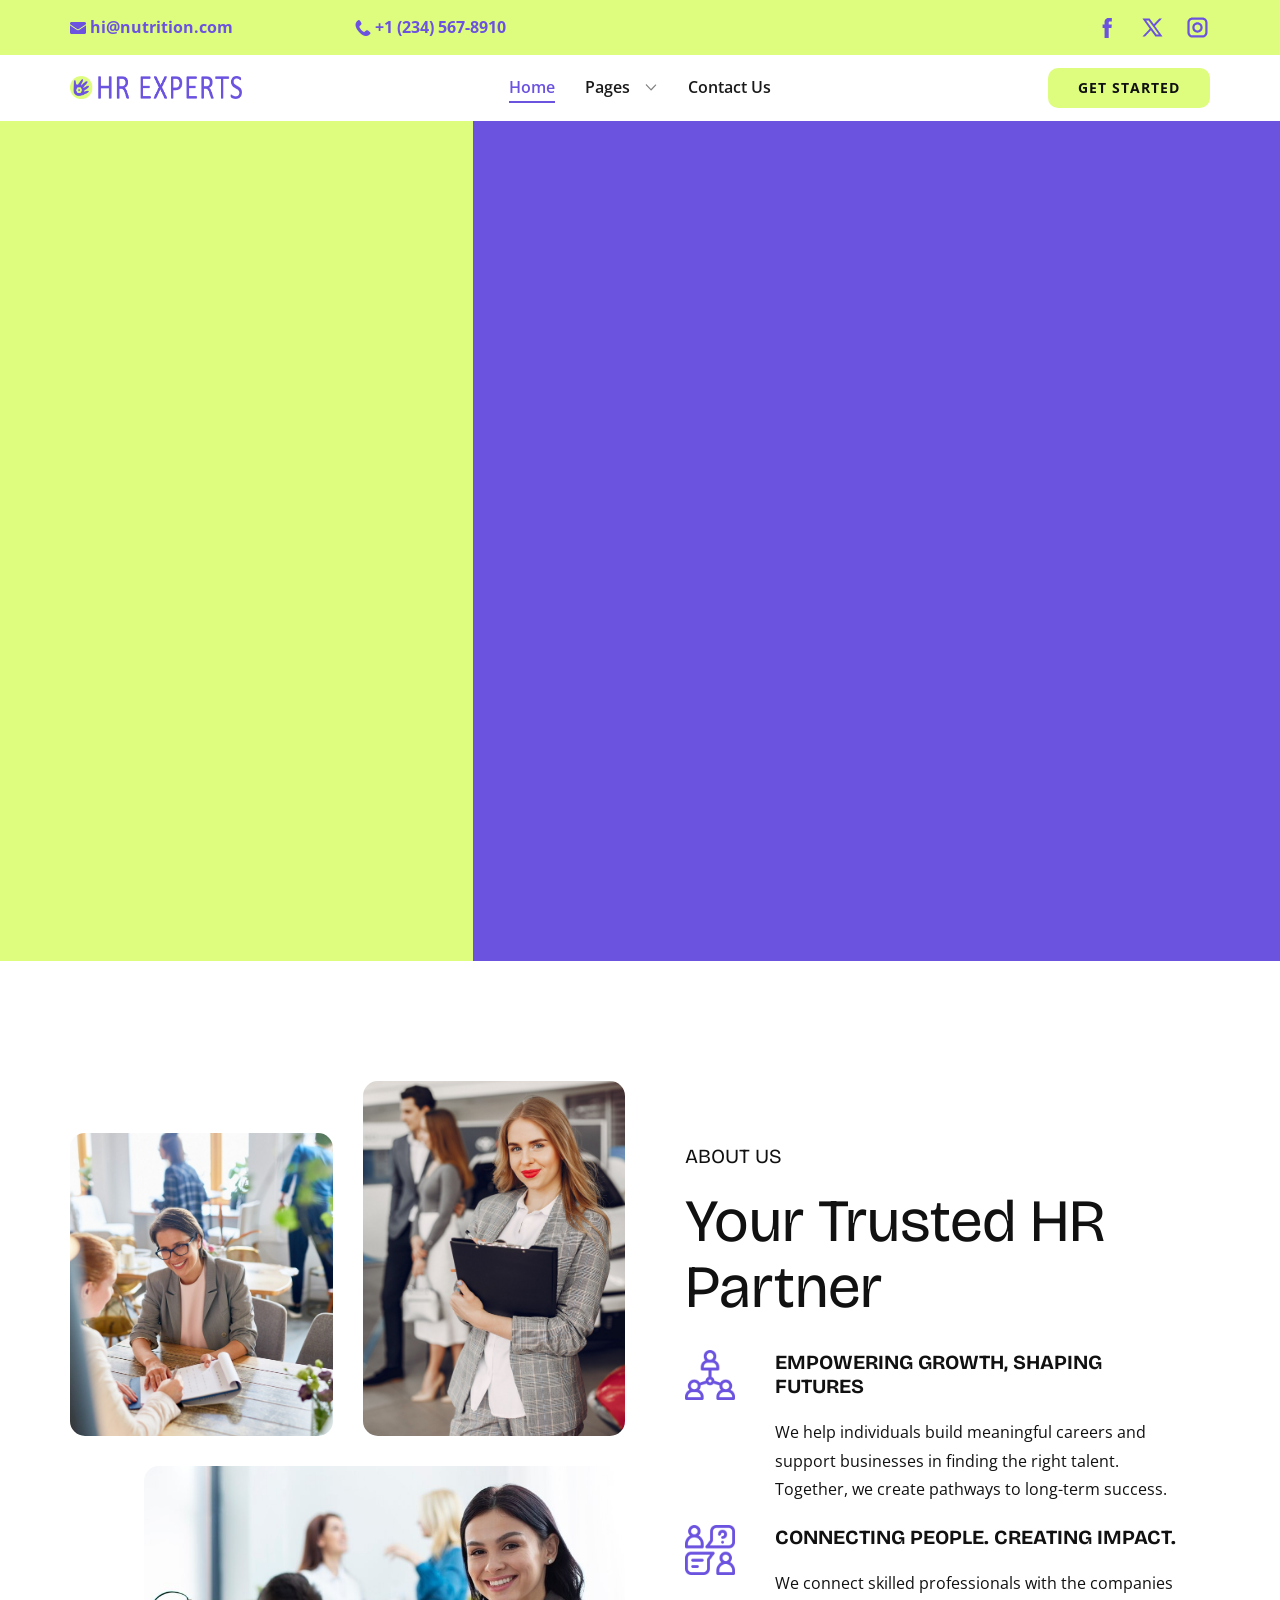
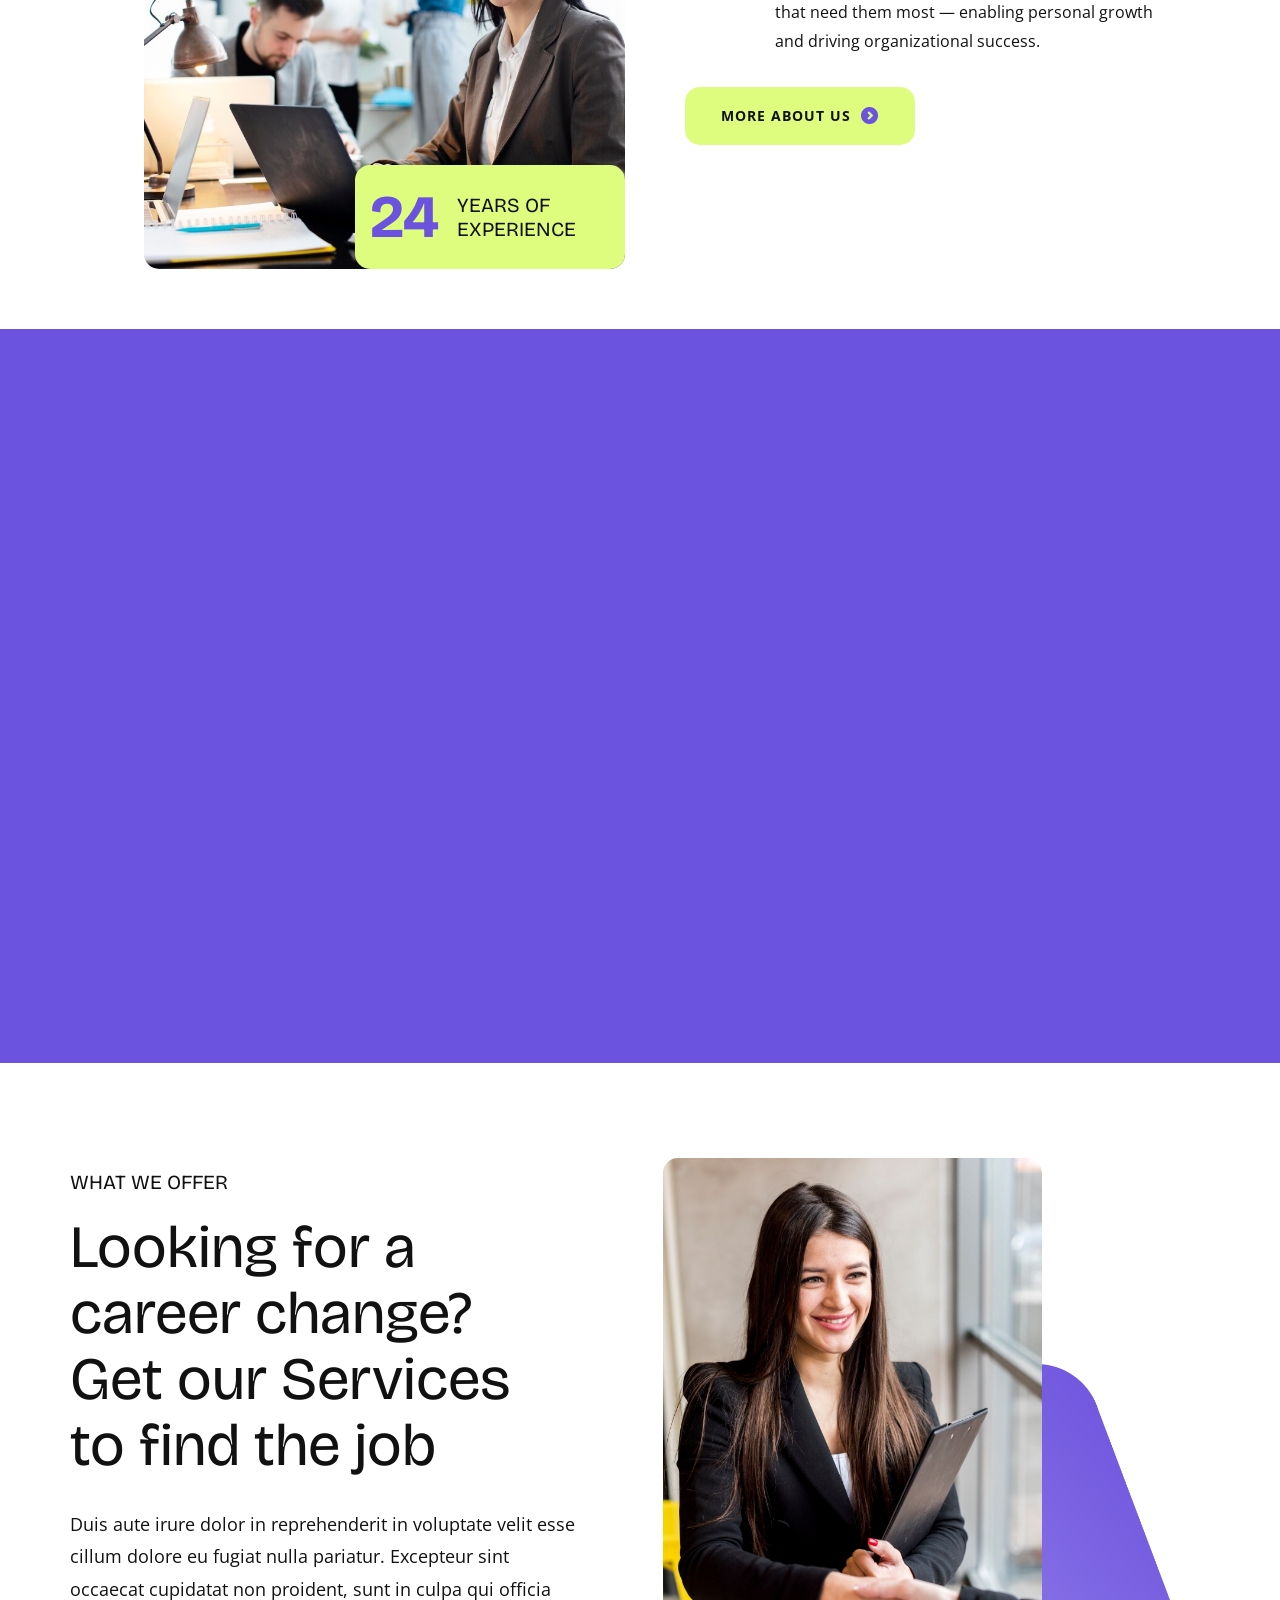
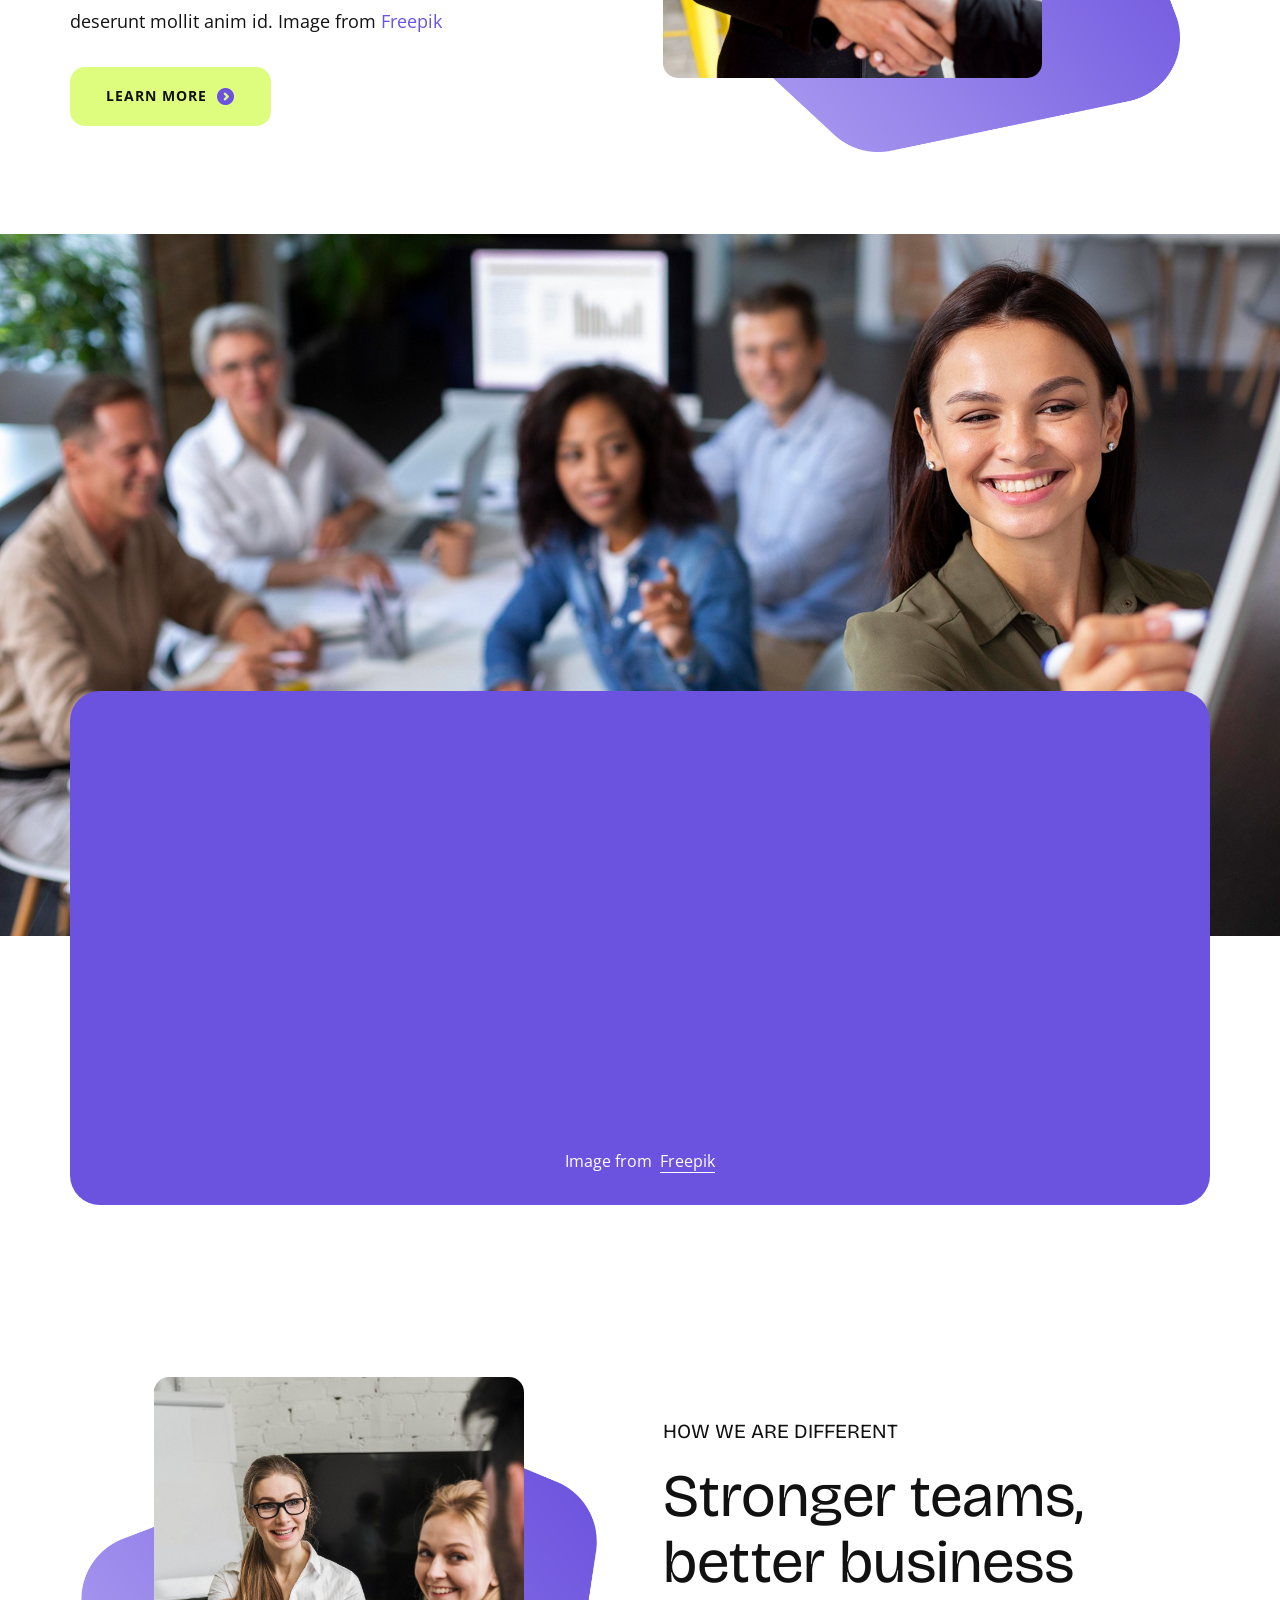
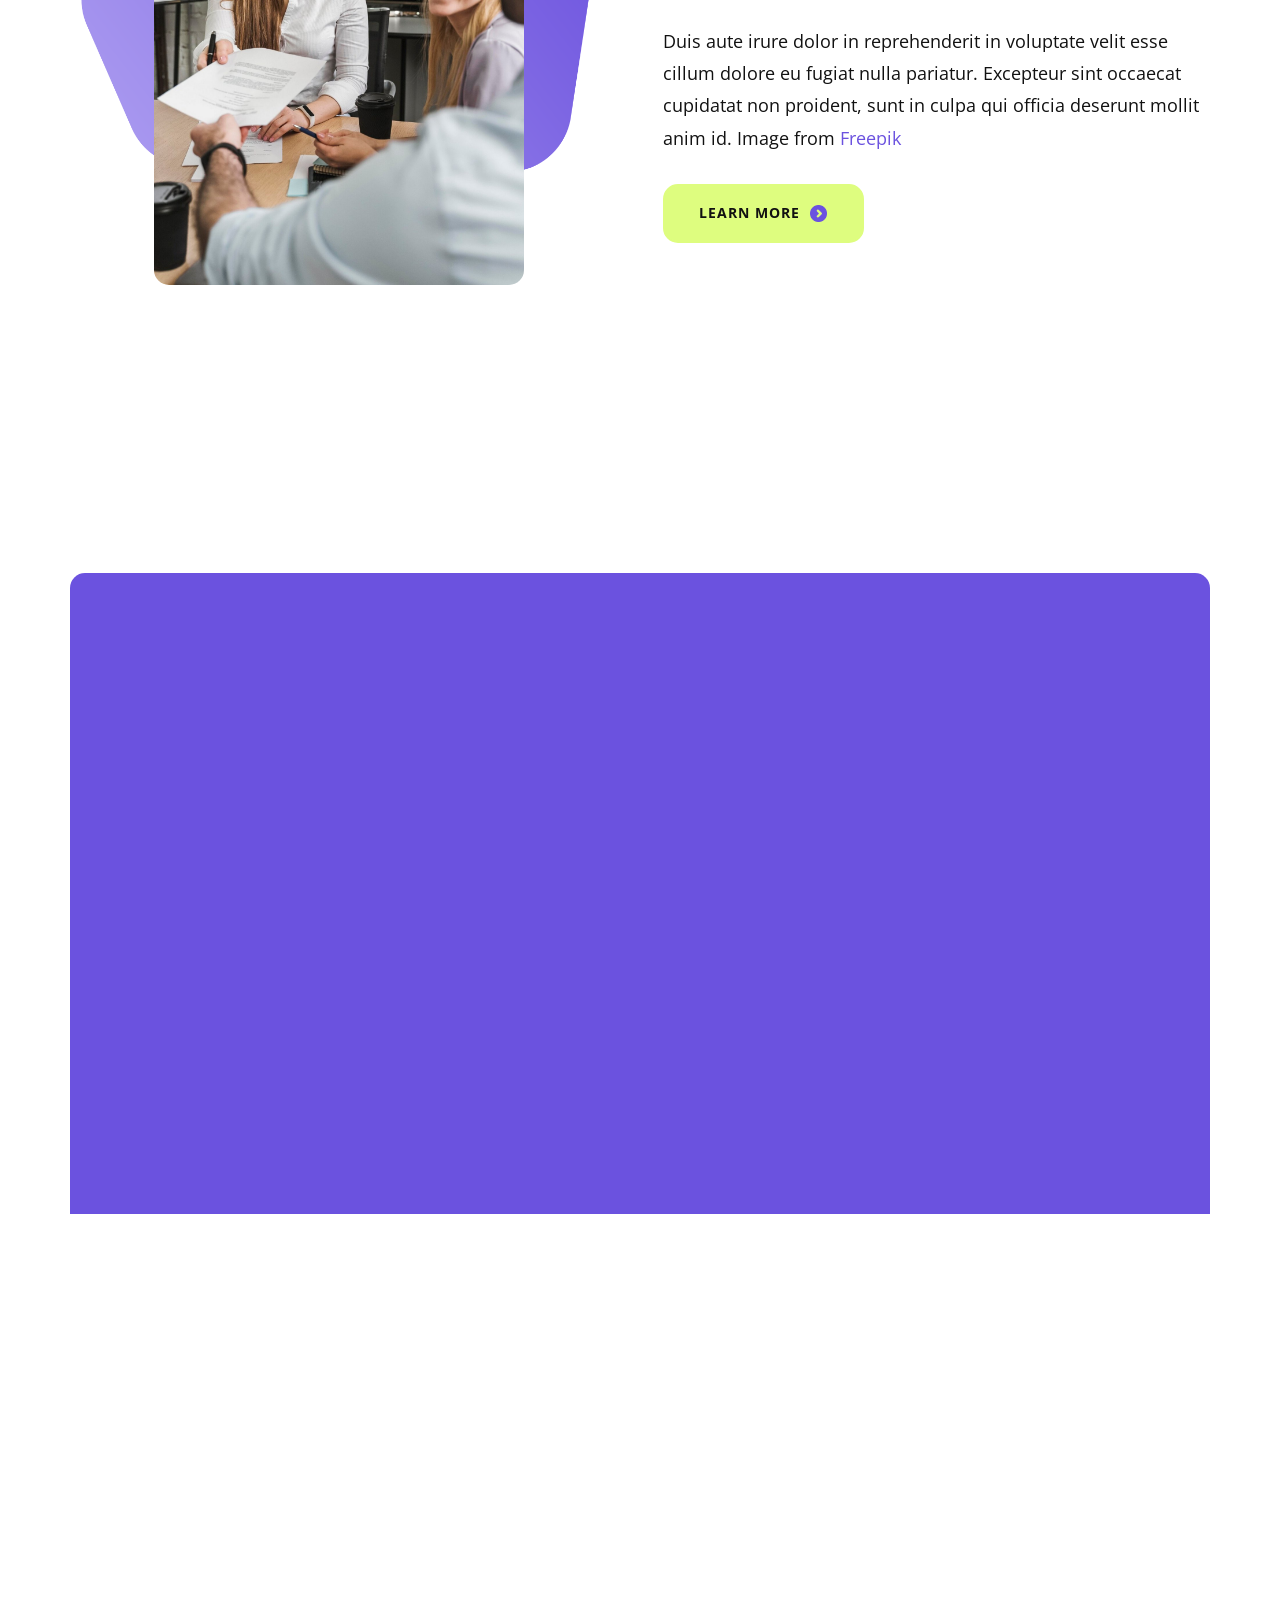
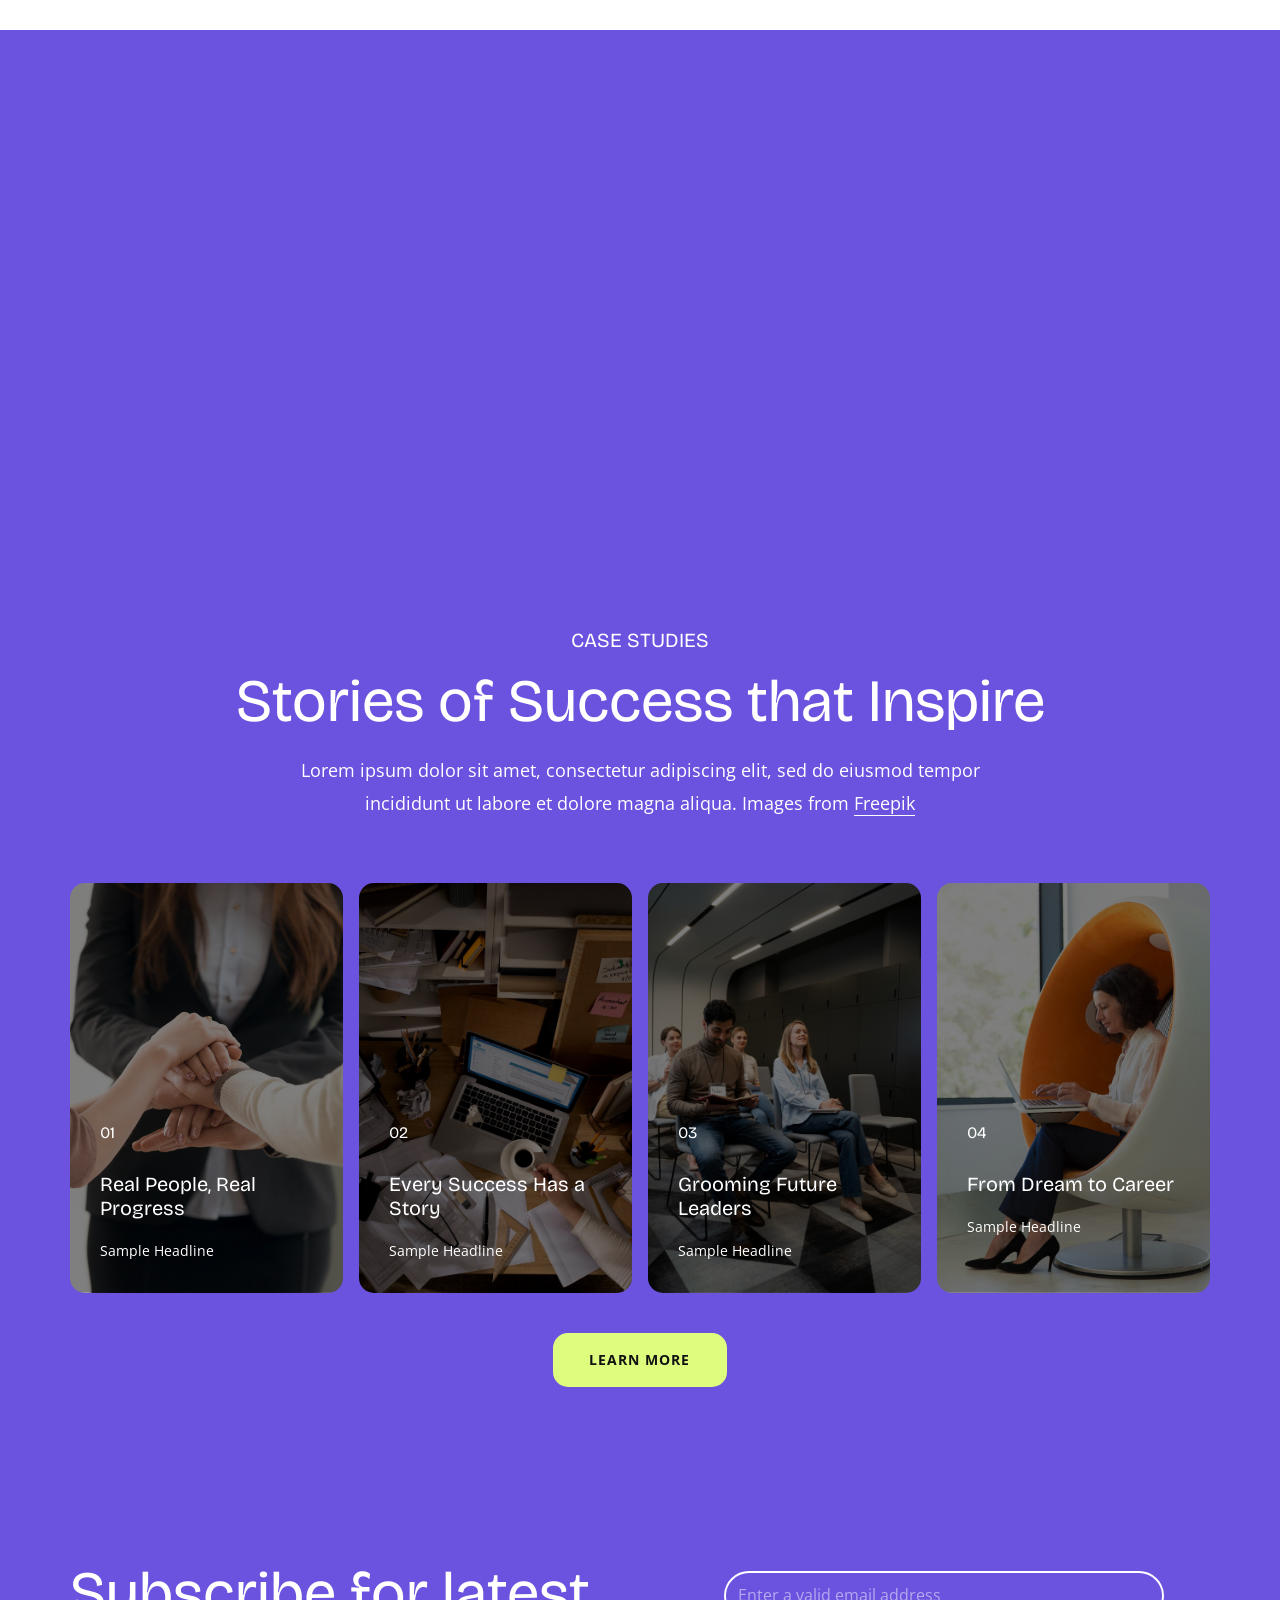
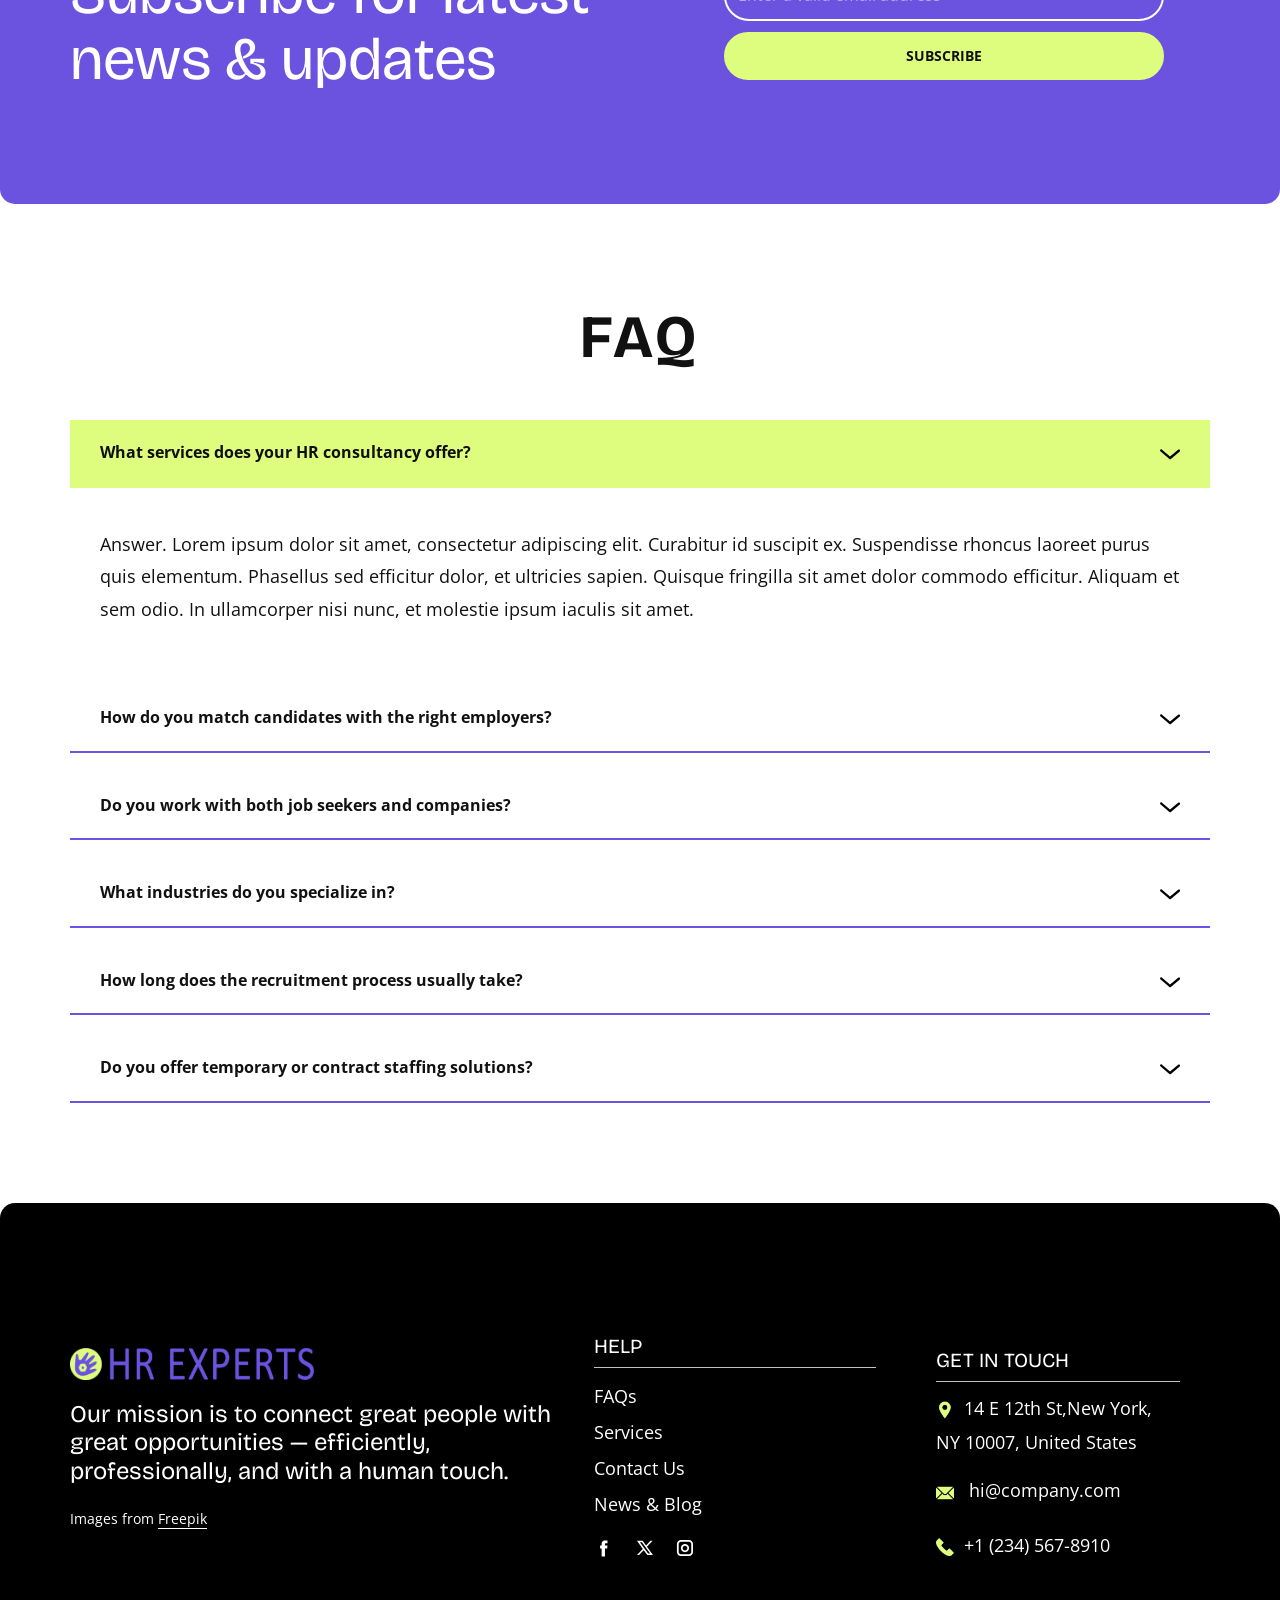
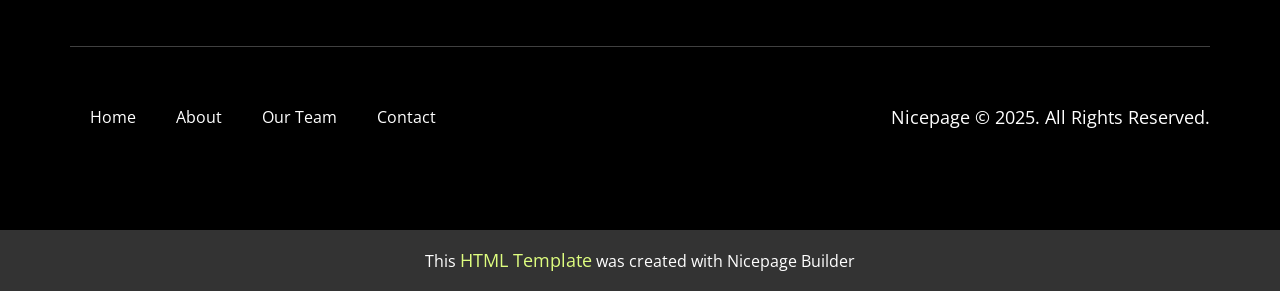
<file: index.html>
<!DOCTYPE html>
<html style="font-size: 16px;" lang="en"><head>
    <meta name="viewport" content="width=device-width, initial-scale=1.0">
    <meta charset="utf-8">
    <meta name="keywords" content="​HR Recruitment Agency, ​Your Trusted HR Partner, Top Benefits, ​Looking for a career change? Get our Services to find the job, 01​, 02, 03​, ​Stronger teams, better business, Our Amazing Team, ​Stories of Success that Inspire, ​Subscribe for latest news &amp;amp; updates, Faq">
    <meta name="description" content="">
    <title>Home</title>
    <link rel="stylesheet" href="nicepage.css" media="screen">
<link rel="stylesheet" href="index.css" media="screen">
    <script class="u-script" type="text/javascript" src="jquery.js" defer=""></script>
    <script class="u-script" type="text/javascript" src="nicepage.js" defer=""></script>
    <meta name="generator" content="Nicepage 8.4.0, nicepage.com">
    
    
    
    
    
    
    
    
    
    
    
    
    
    
    <link id="u-page-google-font" rel="stylesheet" href="https://fonts.googleapis.com/css2?display=swap&amp;family=Open+Sans:ital,wght@0,300;0,400;0,500;0,600;0,700;0,800;1,300;1,400;1,500;1,600;1,700;1,800&amp;family=Bricolage+Grotesque:wght@200;300;400;500;600;700;800&amp;family=Oswald:wght@200;300;400;500;600;700">
    <script type="application/ld+json">{
		"@context": "http://schema.org",
		"@type": "Organization",
		"name": "",
		"logo": "images/hr-logo.png",
		"sameAs": [
				"https://facebook.com/name",
				"https://twitter.com/name",
				"https://instagram.com/name",
				"https://facebook.com/name",
				"https://twitter.com/name",
				"https://instagram.com/name"
		]
}</script>
    <meta name="theme-color" content="#defd7f">
    <meta name="twitter:site" content="@">
    <meta name="twitter:card" content="summary_large_image">
    <meta name="twitter:title" content="Home">
    <meta name="twitter:description" content="">
    <meta property="og:title" content="Home">
    <meta property="og:type" content="website">
  <meta name="referrer" content="origin"><meta data-intl-tel-input-cdn-path="intlTelInput/"></head>
  <body data-home-page="Home.html" data-home-page-title="Home" data-path-to-root="./" data-include-products="false" class="u-body u-clearfix u-xl-mode" data-lang="en"><header class="u-border-no-bottom u-border-no-left u-border-no-right u-border-no-top u-clearfix u-header u-section-row-container" id="header" style="background-image: none"><div class="u-section-rows">
        <div class="u-clearfix u-palette-1-base u-section-row u-section-row-1">
          <div class="u-clearfix u-sheet u-valign-middle-sm u-valign-middle-xs u-sheet-1">
            <div class="data-layout-selected u-clearfix u-expanded-width u-gutter-0 u-layout-custom-sm u-layout-custom-xs u-layout-wrap u-layout-wrap-1">
              <div class="u-gutter-0 u-layout">
                <div class="u-layout-row">
                  <div class="u-container-align-left u-container-style u-layout-cell u-shape-rectangle u-size-15-lg u-size-15-md u-size-15-xl u-size-30-sm u-size-30-xs u-layout-cell-1">
                    <div class="u-container-layout u-valign-middle u-container-layout-1">
                      <a href="mailto:hi@car.repair.com" class="u-active-none u-align-left u-border-active-palette-1-base u-border-hover-white u-btn u-button-link u-button-style u-hover-none u-none u-text-active-palette-2-dark-3 u-text-hover-palette-2-dark-3 u-text-palette-2-base u-btn-1" data-animation-name="" data-animation-duration="0" data-animation-delay="0" data-animation-direction=""><span class="u-file-icon u-icon u-text-palette-2-base u-icon-1"><img src="images/2099199-a014f34f.png" alt=""></span>&nbsp;hi@nutrition.com
                      </a>
                    </div>
                  </div>
                  <div class="u-container-align-left u-container-style u-layout-cell u-shape-rectangle u-size-17-lg u-size-17-md u-size-17-xl u-size-30-sm u-size-30-xs u-layout-cell-2">
                    <div class="u-container-layout u-valign-middle u-container-layout-2">
                      <a href="tel:+12345678910" class="u-active-none u-align-left u-border-active-palette-1-base u-border-hover-white u-btn u-button-link u-button-style u-hover-none u-none u-text-active-palette-2-dark-3 u-text-hover-palette-2-dark-3 u-text-palette-2-base u-btn-2" data-animation-name="" data-animation-duration="0" data-animation-delay="0" data-animation-direction=""><span class="u-file-icon u-icon u-text-palette-2-base"><img src="images/1257-2ae193ba.png" alt=""></span>&nbsp;​+1 (234) 567-8910
                      </a>
                    </div>
                  </div>
                  <div class="u-container-style u-hidden-sm u-hidden-xs u-layout-cell u-shape-rectangle u-size-16-md u-size-18-lg u-size-18-xl u-size-30-sm u-size-30-xs u-layout-cell-3">
                    <div class="u-container-layout u-container-layout-3"></div>
                  </div>
                  <div class="u-container-align-left-sm u-container-align-left-xs u-container-align-right-lg u-container-align-right-md u-container-align-right-xl u-container-style u-layout-cell u-size-10-lg u-size-10-xl u-size-12-md u-size-30-sm u-size-30-xs u-layout-cell-4">
                    <div class="u-container-layout u-valign-middle u-container-layout-4">
                      <div class="u-social-icons u-social-icons-1">
                        <a class="u-social-url" title="facebook" target="_blank" href="https://facebook.com/name"><span class="u-icon u-social-facebook u-social-icon u-text-palette-2-base u-icon-3"><svg class="u-svg-link" preserveAspectRatio="xMidYMin slice" viewBox="0 0 112 112" style=""><use xlink:href="#svg-e935"></use></svg><svg class="u-svg-content" viewBox="0 0 112 112" x="0" y="0" id="svg-e935"><path fill="currentColor" d="M75.5,28.8H65.4c-1.5,0-4,0.9-4,4.3v9.4h13.9l-1.5,15.8H61.4v45.1H42.8V58.3h-8.8V42.4h8.8V32.2
c0-7.4,3.4-18.8,18.8-18.8h13.8v15.4H75.5z"></path></svg></span>
                        </a>
                        <a class="u-social-url" title="twitter" target="_blank" href="https://twitter.com/name"><span class="u-icon u-social-icon u-social-twitter u-text-palette-2-base u-icon-4"><svg class="u-svg-link" preserveAspectRatio="xMidYMin slice" viewBox="0 0 112.2 112.2" style=""><use xlink:href="#svg-b4b3"></use></svg><svg class="u-svg-content" viewBox="0 0 112.2 112.2" x="0px" y="0px" id="svg-b4b3"><path d="M67.1,49.1L98.6,16h-12L62,42L43.2,16H11l32.8,45.2L11,96h11.6l26.3-27.7L69.1,96H101L67.1,49.1z M55,61.9l-5.1-7L27.5,24.4
	h11.4l17.3,23.8l5.1,7.1l23.4,32.2H73.8L55,61.9z"></path></svg></span>
                        </a>
                        <a class="u-social-url" title="instagram" target="_blank" href="https://instagram.com/name"><span class="u-icon u-social-icon u-social-instagram u-text-palette-2-base u-icon-5"><svg class="u-svg-link" preserveAspectRatio="xMidYMin slice" viewBox="0 0 112 112" style=""><use xlink:href="#svg-f50c"></use></svg><svg class="u-svg-content" viewBox="0 0 112 112" x="0" y="0" id="svg-f50c"><path fill="currentColor" d="M55.9,32.9c-12.8,0-23.2,10.4-23.2,23.2s10.4,23.2,23.2,23.2s23.2-10.4,23.2-23.2S68.7,32.9,55.9,32.9z
	 M55.9,69.4c-7.4,0-13.3-6-13.3-13.3c-0.1-7.4,6-13.3,13.3-13.3s13.3,6,13.3,13.3C69.3,63.5,63.3,69.4,55.9,69.4z"></path><path fill="currentColor" d="M78.2,11H33.5C21,11,10.8,21.3,10.8,33.7v44.7c0,12.6,10.2,22.8,22.7,22.8h44.7c12.6,0,22.7-10.2,22.7-22.7
	V33.7C100.8,21.1,90.6,11,78.2,11z M91,78.4c0,7.1-5.8,12.8-12.8,12.8H33.5c-7.1,0-12.8-5.8-12.8-12.8V33.7
	c0-7.1,5.8-12.8,12.8-12.8h44.7c7.1,0,12.8,5.8,12.8,12.8V78.4z"></path></svg></span>
                        </a>
                      </div>
                    </div>
                  </div>
                </div>
              </div>
            </div>
          </div>
          
          
          
          
          
        </div>
        <div class="u-clearfix u-section-row" data-animation-name="" data-animation-duration="0" data-animation-delay="0" data-animation-direction="">
          <div class="u-clearfix u-sheet u-valign-middle-lg u-valign-middle-md u-valign-middle-sm u-valign-middle-xs u-sheet-2">
            <a href="#" class="u-enable-responsive u-image u-logo u-image-1" data-image-width="1138" data-image-height="149">
              <img src="images/hr-logo.png" class="u-logo-image u-logo-image-1">
            </a>
            <nav class="u-dropdown-icon u-menu u-menu-dropdown u-offcanvas u-menu-1" data-responsive-from="MD" role="navigation">
              <div class="menu-collapse" style="font-size: 1rem; letter-spacing: 0px; font-weight: 600;">
                <a class="u-button-style u-custom-active-border-color u-custom-border u-custom-border-color u-custom-borders u-custom-hover-border-color u-custom-left-right-menu-spacing u-custom-padding-bottom u-custom-text-active-color u-custom-text-color u-custom-text-hover-color u-custom-top-bottom-menu-spacing u-hamburger-link u-nav-link u-text-active-palette-1-dark-3 u-text-hover-palette-1-dark-3 u-text-palette-2-base" href="#" tabindex="-1" aria-label="Open menu" aria-controls="f711">
                  <svg class="u-svg-link" viewBox="0 0 24 24"><use xlink:href="#menu-hamburger"></use></svg>
                  <svg class="u-svg-content" version="1.1" id="menu-hamburger" viewBox="0 0 16 16" x="0px" y="0px" xmlns:xlink="http://www.w3.org/1999/xlink" xmlns="http://www.w3.org/2000/svg"><g><rect y="1" width="16" height="2"></rect><rect y="7" width="16" height="2"></rect><rect y="13" width="16" height="2"></rect>
</g></svg>
                </a>
              </div>
              <div class="u-custom-menu u-nav-container">
                <ul class="u-nav u-spacing-30 u-unstyled u-nav-1" role="menubar"><li role="none" class="u-nav-item"><a role="menuitem" class="u-border-2 u-border-active-palette-2-base u-border-hover-palette-2-base u-border-no-left u-border-no-right u-border-no-top u-button-style u-nav-link u-text-active-palette-2-base u-text-grey-90 u-text-hover-grey-90 u-nav-link-2" href="./">Home</a>
</li><li role="none" class="u-nav-item"><a tabindex="-1" role="menuitem" class="u-border-2 u-border-active-palette-2-base u-border-hover-palette-2-base u-border-no-left u-border-no-right u-border-no-top u-button-style u-nav-link u-text-active-palette-2-base u-text-grey-90 u-text-hover-grey-90 u-nav-link-2" aria-haspopup="true" aria-current="page">Pages</a><div class="u-nav-popup"><ul role="menu" class="u-h-spacing-22 u-nav u-unstyled u-v-spacing-12" aria-label="Pages menu"><li role="none" class="u-nav-item"><a role="menuitem" class="u-active-palette-1-light-3 u-button-style u-hover-palette-1-light-3 u-nav-link u-text-active-palette-2-base u-text-black u-text-hover-palette-2-base u-white" href="About.html">About Us</a>
</li><li role="none" class="u-nav-item"><a role="menuitem" class="u-active-palette-1-light-3 u-button-style u-hover-palette-1-light-3 u-nav-link u-text-active-palette-2-base u-text-black u-text-hover-palette-2-base u-white" href="Services.html">Our Services</a>
</li><li role="none" class="u-nav-item"><a role="menuitem" class="u-active-palette-1-light-3 u-button-style u-hover-palette-1-light-3 u-nav-link u-text-active-palette-2-base u-text-black u-text-hover-palette-2-base u-white" href="FAQ-Page.html">FAQ</a>
</li><li role="none" class="u-nav-item"><a role="menuitem" class="u-active-palette-1-light-3 u-button-style u-hover-palette-1-light-3 u-nav-link u-text-active-palette-2-base u-text-black u-text-hover-palette-2-base u-white" href="Blog.html">Blog Page</a>
</li><li role="none" class="u-nav-item"><a role="menuitem" class="u-active-palette-1-light-3 u-button-style u-hover-palette-1-light-3 u-nav-link u-text-active-palette-2-base u-text-black u-text-hover-palette-2-base u-white" href="Team.html">Our Team</a>
</li></ul>
</div>
</li><li role="none" class="u-nav-item"><a role="menuitem" class="u-border-2 u-border-active-palette-2-base u-border-hover-palette-2-base u-border-no-left u-border-no-right u-border-no-top u-button-style u-nav-link u-text-active-palette-2-base u-text-grey-90 u-text-hover-grey-90 u-nav-link-2" href="Contact.html">Contact Us</a>
</li></ul>
              </div>
              <div class="u-custom-menu u-nav-container-collapse" id="f711" role="region" aria-label="Menu panel">
                <div class="u-black u-container-style u-inner-container-layout u-opacity u-opacity-95 u-sidenav">
                  <div class="u-inner-container-layout u-sidenav-overflow">
                    <div class="u-menu-close" tabindex="-1" aria-label="Close menu"></div>
                    <ul class="u-align-center u-nav u-popupmenu-items u-unstyled u-nav-3" role="menubar"><li role="none" class="u-nav-item"><a role="menuitem" class="u-button-style u-nav-link" href="./">Home</a>
</li><li role="none" class="u-nav-item"><a tabindex="-1" role="menuitem" class="u-button-style u-nav-link" aria-haspopup="true" aria-current="page">Pages</a><div class="u-nav-popup"><ul role="menu" class="u-h-spacing-22 u-nav u-unstyled u-v-spacing-12" aria-label="Pages menu"><li role="none" class="u-nav-item"><a role="menuitem" class="u-button-style u-nav-link" href="About.html">About Us</a>
</li><li role="none" class="u-nav-item"><a role="menuitem" class="u-button-style u-nav-link" href="Services.html">Our Services</a>
</li><li role="none" class="u-nav-item"><a role="menuitem" class="u-button-style u-nav-link" href="FAQ-Page.html">FAQ</a>
</li><li role="none" class="u-nav-item"><a role="menuitem" class="u-button-style u-nav-link" href="Blog.html">Blog Page</a>
</li><li role="none" class="u-nav-item"><a role="menuitem" class="u-button-style u-nav-link" href="Team.html">Our Team</a>
</li></ul>
</div>
</li><li role="none" class="u-nav-item"><a role="menuitem" class="u-button-style u-nav-link" href="Contact.html">Contact Us</a>
</li></ul>
                  </div>
                </div>
                <div class="u-black u-menu-overlay u-opacity u-opacity-70"></div>
              </div>
              <style class="menu-style">@media (max-width: 939px) {
                    [data-responsive-from="MD"] .u-nav-container {
                        display: none;
                    }
                    [data-responsive-from="MD"] .menu-collapse {
                        display: block;
                    }
                }</style>
            </nav>
            <a href="" class="u-align-left-xs u-btn u-btn-round u-button-style u-hover-palette-1-light-1 u-palette-1-base u-radius u-btn-3" data-animation-name="" data-animation-duration="0" data-animation-delay="0" data-animation-direction="">Get Started </a>
          </div>
          
          
          
          
          
        </div>
      </div></header>
    <section class="u-clearfix u-palette-1-base u-valign-middle u-section-1" id="block-1">
      <div class="custom-expanded data-layout-selected u-clearfix u-layout-wrap u-layout-wrap-1">
        <div class="u-layout">
          <div class="u-layout-row">
            <div class="u-container-align-left u-container-style u-layout-cell u-palette-1-base u-size-20 u-layout-cell-1">
              <div class="u-container-layout u-valign-middle-md u-valign-middle-xl u-valign-middle-xs u-container-layout-1">
                <div class="u-expanded-width-lg u-expanded-width-md u-expanded-width-sm u-expanded-width-xs u-list u-list-1">
                  <div class="u-repeater u-repeater-1">
                    <div class="u-align-left u-container-align-left u-container-style u-list-item u-repeater-item u-shape-rectangle u-list-item-1" data-animation-name="customAnimationIn" data-animation-duration="1000" data-animation-delay="0">
                      <div class="u-container-layout u-similar-container u-valign-top-lg u-valign-top-md u-valign-top-sm u-valign-top-xs u-container-layout-2"><span class="u-align-left u-file-icon u-icon u-text-palette-2-base u-icon-1"><img src="images/5869412-f52b73e6.png" alt=""></span>
                        <h4 class="u-align-left u-text u-text-body-color u-text-1"> Smart HR Solutions</h4>
                        <p class="u-align-left u-text u-text-default u-text-2"> Ut enim ad minim veniam, quis nostrud exercitation ullamco laboris nisi ut aliquip ex ea commodo</p>
                        <a href="" class="u-active-none u-border-none u-btn u-button-style u-hover-none u-none u-btn-1">Learn More &nbsp;<span class="u-file-icon u-icon"><img src="images/545682.png" alt=""></span>&nbsp; 
                        </a>
                        <div class="u-border-1 u-border-palette-2-base u-expanded-width u-line u-line-horizontal u-line-1"></div>
                      </div>
                    </div>
                    <div class="u-align-left u-container-align-left u-container-style u-list-item u-repeater-item u-shape-rectangle u-list-item-2" data-animation-name="customAnimationIn" data-animation-duration="1000" data-animation-delay="0">
                      <div class="u-container-layout u-similar-container u-valign-top-lg u-valign-top-md u-valign-top-sm u-valign-top-xs u-container-layout-3"><span class="u-align-left u-file-icon u-icon u-text-palette-2-base u-icon-3"><img src="images/1621653-506938f1.png" alt=""></span>
                        <h4 class="u-align-left u-text u-text-body-color u-text-3"> Strategic Hiring Solutions<br>
                        </h4>
                        <p class="u-align-left u-text u-text-default u-text-4"> Ut enim ad minim veniam, quis nostrud exercitation ullamco laboris nisi ut aliquip ex ea commodo</p>
                        <a href="" class="u-active-none u-border-none u-btn u-button-style u-hover-none u-none u-btn-2">Learn More &nbsp;<span class="u-file-icon u-icon"><img src="images/545682.png" alt=""></span>&nbsp; 
                        </a>
                        <div class="u-border-1 u-border-palette-2-base u-expanded-width u-line u-line-horizontal u-line-2"></div>
                      </div>
                    </div>
                  </div>
                </div>
              </div>
            </div>
            <div class="u-container-align-left-lg u-container-align-left-md u-container-align-left-sm u-container-style u-layout-cell u-palette-2-base u-shape-rectangle u-size-40 u-layout-cell-2">
              <div class="u-container-layout u-valign-middle-md u-valign-top-lg u-container-layout-4">
                <h1 class="u-align-left-lg u-align-left-md u-align-left-sm u-align-left-xs u-text u-text-palette-1-light-1 u-text-5" data-animation-name="customAnimationIn" data-animation-duration="1000" data-animation-delay="200"> HR Recruitment Agency</h1>
                <h5 class="u-align-left-lg u-align-left-md u-align-left-sm u-align-left-xs u-text u-text-6" data-animation-name="customAnimationIn" data-animation-duration="1000" data-animation-delay="200">We place people in the right position</h5>
                <a href="" class="u-active-white u-align-left-lg u-align-left-md u-align-left-sm u-align-left-xs u-border-none u-btn u-btn-round u-button-style u-hover-white u-palette-1-base u-radius u-btn-3" data-animation-name="customAnimationIn" data-animation-duration="1000" data-animation-delay="200"> Get Started Today&nbsp;&nbsp;<span class="u-file-icon u-icon u-text-palette-2-base u-icon-5"><img src="images/327664-f0ff6bb9.png" alt=""></span>
                </a>
                <img class="u-image u-image-contain u-image-default u-preserve-proportions u-image-1" src="images/hero-btn-arrow.svg" alt="" data-image-width="122" data-image-height="126" data-animation-name="customAnimationIn" data-animation-duration="1000" data-animation-delay="500">
                <img class="u-image u-image-round u-radius u-image-2" src="images/coworkers-posing-medium-shot_23-2148336934.jpg" alt="" data-image-width="900" data-image-height="648" data-animation-name="flipIn" data-animation-duration="1000" data-animation-delay="500" data-animation-direction="X">
              </div>
            </div>
          </div>
        </div>
      </div>
    </section>
    <section class="u-clearfix u-container-align-center u-white u-section-2" id="block-2">
      <div class="u-clearfix u-sheet u-valign-middle u-sheet-1">
        <div class="data-layout-selected u-clearfix u-expanded-width u-gutter-30 u-layout-wrap u-layout-wrap-1">
          <div class="u-gutter-0 u-layout">
            <div class="u-layout-row">
              <div class="u-size-30 u-size-60-md">
                <div class="u-layout-col">
                  <div class="u-size-20">
                    <div class="u-layout-row">
                      <div class="u-align-left u-container-align-left u-container-style u-layout-cell u-shape-rectangle u-size-30 u-layout-cell-1">
                        <div class="u-container-layout u-valign-bottom">
                          <img class="u-expanded-width u-image u-image-round u-radius u-image-1" src="images/taking-applicant-vacancy_1098-13.jpg" data-image-width="1480" data-image-height="2220">
                        </div>
                      </div>
                      <div class="u-align-left u-container-align-left u-container-style u-layout-cell u-shape-rectangle u-size-30 u-layout-cell-2">
                        <div class="u-container-layout u-valign-bottom u-container-layout-2">
                          <img class="u-expanded-width u-image u-image-round u-radius u-image-2" src="images/two-stylish-woman-car-salon_1157-20530.jpg" data-image-width="1380" data-image-height="2070">
                        </div>
                      </div>
                    </div>
                  </div>
                  <div class="u-size-40">
                    <div class="u-layout-row">
                      <div class="u-align-left u-container-align-left u-container-align-left-md u-container-align-left-sm u-container-align-left-xs u-container-align-right-lg u-container-align-right-xl u-container-style u-layout-cell u-shape-rectangle u-size-60 u-layout-cell-3">
                        <div class="u-container-layout u-valign-bottom-lg u-valign-bottom-sm u-valign-bottom-xl u-valign-bottom-xs" src="">
                          <img class="u-expanded-height u-expanded-height-lg u-expanded-height-md u-expanded-height-xl u-image u-image-round u-radius u-image-3" src="images/medium-shot-woman-working-laptop_23-2149300643.jpg" data-image-width="996" data-image-height="664">
                          <div class="custom-expanded u-container-style u-group u-palette-1-base u-radius u-shape-round u-group-1">
                            <div class="u-container-layout u-valign-middle-sm u-valign-middle-xl u-valign-middle-xs u-container-layout-4">
                              <h3 class="u-align-left u-text u-text-default u-text-palette-2-base u-text-1" data-animation-name="counter" data-animation-event="scroll" data-animation-duration="3000">25</h3>
                              <h5 class="u-align-left u-text u-text-2">Years of Experience</h5>
                            </div>
                          </div>
                        </div>
                      </div>
                    </div>
                  </div>
                </div>
              </div>
              <div class="u-size-30 u-size-60-md">
                <div class="u-layout-col">
                  <div class="u-align-left u-container-align-left u-container-style u-layout-cell u-shape-rectangle u-size-60 u-layout-cell-4">
                    <div class="u-container-layout u-valign-middle u-container-layout-5">
                      <h5 class="u-align-left u-text u-text-default u-text-3">about us</h5>
                      <h2 class="u-align-left u-text u-text-4"> Your Trusted HR Partner</h2>
                      <div class="u-expanded-width u-list u-list-1">
                        <div class="u-repeater u-repeater-1">
                          <div class="u-container-style u-list-item u-repeater-item">
                            <div class="u-container-layout u-similar-container u-container-layout-6"><span class="u-file-icon u-icon u-text-palette-2-base u-icon-1"><img src="images/3137911-f8e62f95.png" alt=""></span>
                              <div class="u-container-style u-group u-group-2">
                                <div class="u-container-layout u-container-layout-7">
                                  <h5 class="u-align-left u-text u-text-5"> Empowering Growth, Shaping Futures</h5>
                                  <p class="u-align-left u-text u-text-6"> We help individuals build meaningful careers and support businesses in finding the right talent. Together, we create pathways to long-term success.</p>
                                </div>
                              </div>
                            </div>
                          </div>
                          <div class="u-container-style u-list-item u-repeater-item">
                            <div class="u-container-layout u-similar-container u-container-layout-8"><span class="u-file-icon u-icon u-text-palette-2-base u-icon-2"><img src="images/1436699-09ae9cb3.png" alt=""></span>
                              <div class="u-container-style u-group u-video-cover u-group-3">
                                <div class="u-container-layout u-container-layout-9">
                                  <h5 class="u-align-left u-text u-text-7"> Connecting People. Creating Impact.</h5>
                                  <p class="u-align-left u-text u-text-default u-text-8"> We connect skilled professionals with the companies that need them most — enabling personal growth and driving organizational success.<br>
                                  </p>
                                </div>
                              </div>
                            </div>
                          </div>
                        </div>
                      </div>
                      <a href="" class="u-active-white u-align-left u-border-2 u-border-active-palette-2-base u-border-hover-palette-2-base u-border-palette-1-base u-btn u-btn-round u-button-style u-hover-white u-palette-1-base u-radius u-btn-1">More about us&nbsp;&nbsp;<span class="u-file-icon u-icon u-text-palette-2-base u-icon-3"><img src="images/327664-f0ff6bb9.png" alt=""></span>
                      </a>
                    </div>
                  </div>
                </div>
              </div>
            </div>
          </div>
        </div>
      </div>
    </section>
    <section class="u-align-center u-clearfix u-container-align-center u-palette-2-base u-section-3" id="block-3">
      <div class="u-align-left u-clearfix u-sheet u-valign-middle u-sheet-1">
        <h2 class="u-align-center u-text u-text-default u-text-1" data-animation-name="customAnimationIn" data-animation-duration="1500" data-animation-delay="0">Top Benefits</h2>
        <div class="u-expanded-width u-list u-list-1">
          <div class="u-repeater u-repeater-1">
            <div class="u-container-align-center u-container-style u-list-item u-repeater-item u-list-item-1" data-animation-name="customAnimationIn" data-animation-duration="1500">
              <div class="u-container-layout u-similar-container u-valign-top u-container-layout-1"><span class="u-align-center u-file-icon u-icon u-icon-circle u-palette-1-light-1 u-text-palette-2-base u-icon-1"><img src="images/15171072-3ea79a74.png" alt=""></span>
                <h4 class="u-align-center u-text u-text-default u-text-2"> Cost Savings</h4>
                <p class="u-align-center u-text u-text-default u-text-3"> Lorem ipsum dolor sit amet, consectetur adipiscing elit.</p>
                <a href="#" class="u-active-none u-align-center u-border-2 u-border-active-palette-1-light-2 u-border-hover-palette-1-light-2 u-border-no-left u-border-no-right u-border-no-top u-border-white u-btn u-button-style u-hover-none u-none u-text-active-palette-1-light-1 u-text-body-alt-color u-text-hover-palette-1-light-1 u-btn-1">learn more</a>
              </div>
            </div>
            <div class="u-container-align-center u-container-style u-list-item u-repeater-item u-list-item-2" data-animation-name="customAnimationIn" data-animation-duration="1000">
              <div class="u-container-layout u-similar-container u-valign-top u-container-layout-2"><span class="u-align-center u-file-icon u-icon u-icon-circle u-palette-1-light-1 u-text-palette-2-base u-icon-2"><img src="images/3137911-f8e62f95.png" alt=""></span>
                <h4 class="u-align-center u-text u-text-default u-text-4"> Experience</h4>
                <p class="u-align-center u-text u-text-default u-text-5"> Lorem ipsum dolor sit amet, consectetur adipiscing elit.</p>
                <a href="#" class="u-active-none u-align-center u-border-2 u-border-active-palette-1-light-2 u-border-hover-palette-1-light-2 u-border-no-left u-border-no-right u-border-no-top u-border-white u-btn u-button-style u-hover-none u-none u-text-active-palette-1-light-1 u-text-body-alt-color u-text-hover-palette-1-light-1 u-btn-2">learn more</a>
              </div>
            </div>
            <div class="u-container-align-center u-container-style u-list-item u-repeater-item u-list-item-3" data-animation-name="customAnimationIn" data-animation-duration="1500">
              <div class="u-container-layout u-similar-container u-valign-top u-container-layout-3"><span class="u-align-center u-file-icon u-icon u-icon-circle u-palette-1-light-1 u-text-palette-2-base u-icon-3"><img src="images/1436699-09ae9cb3.png" alt=""></span>
                <h4 class="u-align-center u-text u-text-default u-text-6"> Flexibility</h4>
                <p class="u-align-center u-text u-text-default u-text-7"> Lorem ipsum dolor sit amet, consectetur adipiscing elit.</p>
                <a href="#" class="u-active-none u-align-center u-border-2 u-border-active-palette-1-light-2 u-border-hover-palette-1-light-2 u-border-no-left u-border-no-right u-border-no-top u-border-white u-btn u-button-style u-hover-none u-none u-text-active-palette-1-light-1 u-text-body-alt-color u-text-hover-palette-1-light-1 u-btn-3">learn more</a>
              </div>
            </div>
          </div>
        </div>
      </div>
    </section>
    <section class="u-align-center u-clearfix u-container-align-center u-section-4" id="block-4">
      <div class="u-clearfix u-sheet u-valign-middle u-sheet-1">
        <div class="data-layout-selected u-clearfix u-expanded-width u-gutter-24 u-layout-wrap u-layout-wrap-1">
          <div class="u-layout">
            <div class="u-layout-row">
              <div class="u-align-left u-container-align-left u-container-style u-layout-cell u-shape-rectangle u-size-29-lg u-size-29-xl u-size-60-md u-size-60-sm u-size-60-xs u-layout-cell-1">
                <div class="u-container-layout u-valign-middle u-container-layout-1">
                  <h5 class="u-align-left u-text u-text-default u-text-1"> What we offer</h5>
                  <h2 class="u-align-left u-text u-text-2"> Looking for a career change? Get our Services to find the job</h2>
                  <p class="u-align-left u-text u-text-3"> Duis aute irure dolor in reprehenderit in voluptate velit esse cillum dolore eu fugiat nulla pariatur. Excepteur sint occaecat cupidatat non proident, sunt in culpa qui officia deserunt mollit anim id. Image from <a href="https://www.freepik.com/" class="u-active-none u-border-none u-btn u-button-link u-button-style u-hover-none u-none u-text-palette-2-base u-btn-1">Freepik</a>
                  </p>
                  <a href="" class="u-active-white u-align-left u-border-2 u-border-active-palette-2-base u-border-hover-palette-2-base u-border-palette-1-base u-btn u-btn-round u-button-style u-hover-white u-palette-1-base u-radius u-btn-2">Learn more&nbsp;&nbsp;<span class="u-file-icon u-icon u-text-palette-2-base u-icon-1"><img src="images/18.png" alt=""></span>
                  </a>
                </div>
              </div>
              <div class="u-container-style u-layout-cell u-size-31-lg u-size-31-xl u-size-60-md u-size-60-sm u-size-60-xs u-layout-cell-2">
                <div class="u-container-layout u-valign-middle-md u-valign-middle-sm u-valign-middle-xs u-container-layout-2">
                  <img class="custom-expanded u-expanded-width-lg u-expanded-width-xl u-image u-image-contain u-image-default u-image-1" src="images/shape-1-min.png" alt="" data-image-width="1000" data-image-height="750">
                  <img class="u-image u-image-round u-radius u-image-2" src="images/brunette-businesswoman-posing_23.jpg" alt="" data-image-width="1480" data-image-height="2217">
                </div>
              </div>
            </div>
          </div>
        </div>
      </div>
    </section>
    <section class="u-align-center u-clearfix u-container-align-center u-valign-top-sm u-section-5" src="" id="block-5">
      <img class="u-expanded-width u-image u-image-default u-image-1" src="images/people-using-digital-device-while-meeting-7.jpg" alt="" data-image-width="1980" data-image-height="1320">
      <div class="custom-expanded u-container-align-center u-container-style u-group u-palette-2-base u-radius u-shape-round u-group-1">
        <div class="u-container-layout u-valign-middle-lg u-valign-middle-md u-valign-middle-sm u-valign-middle-xs u-valign-top-xl u-container-layout-1">
          <div class="u-expanded-width u-list u-list-1">
            <div class="u-repeater u-repeater-1">
              <div class="u-container-style u-hover-feature u-list-item u-repeater-item u-shape-rectangle u-list-item-1" data-animation-name="customAnimationIn" data-animation-duration="1500" data-animation-delay="500">
                <div class="u-container-layout u-similar-container u-valign-top-xs u-container-layout-2">
                  <h2 class="u-align-right u-custom-font u-font-oswald u-text u-text-color-var u-text-default u-text-1">01 </h2>
                  <div class="custom-expanded u-container-align-left u-container-style u-expanded-width-lg u-expanded-width-md u-expanded-width-sm u-expanded-width-xl u-group u-shape-rectangle u-group-2">
                    <div class="u-container-layout u-valign-top u-container-layout-3">
                      <h4 class="u-align-left u-text u-text-2"> Talents Agency</h4>
                      <p class="u-align-left u-text u-text-3"> Duis aute irure dolor in reprehenderit in voluptate velit esse cillum dolore eu fugiat nulla pariatur. Excepteur sint occaecat</p>
                    </div>
                  </div>
                </div>
              </div>
              <div class="u-container-style u-hover-feature u-list-item u-repeater-item u-shape-rectangle u-list-item-2" data-animation-name="customAnimationIn" data-animation-duration="1000">
                <div class="u-container-layout u-similar-container u-valign-top-xs u-container-layout-4">
                  <h2 class="u-align-right u-custom-font u-font-oswald u-text u-text-color-var u-text-default u-text-4">02</h2>
                  <div class="custom-expanded u-container-style u-expanded-width-lg u-expanded-width-md u-expanded-width-sm u-expanded-width-xl u-group u-shape-rectangle u-group-3">
                    <div class="u-container-layout u-valign-top u-container-layout-5">
                      <h4 class="u-align-left u-text u-text-5"> Corporate Counselling</h4>
                      <p class="u-align-left u-text u-text-6"> Duis aute irure dolor in reprehenderit in voluptate velit esse cillum dolore eu fugiat nulla pariatur. Excepteur sint occaecat</p>
                    </div>
                  </div>
                </div>
              </div>
              <div class="u-container-style u-hover-feature u-list-item u-repeater-item u-shape-rectangle u-list-item-3" data-animation-name="customAnimationIn" data-animation-duration="1000">
                <div class="u-container-layout u-similar-container u-valign-top-xs u-container-layout-6">
                  <h2 class="u-align-right u-custom-font u-font-oswald u-text u-text-color-var u-text-default u-text-7">03 </h2>
                  <div class="custom-expanded u-container-style u-expanded-width-lg u-expanded-width-md u-expanded-width-sm u-expanded-width-xl u-group u-shape-rectangle u-group-4">
                    <div class="u-container-layout u-valign-top u-container-layout-7">
                      <h4 class="u-align-left u-text u-text-8"> Careers Coaching</h4>
                      <p class="u-align-left u-text u-text-9"> Duis aute irure dolor in reprehenderit in voluptate velit esse cillum dolore eu fugiat nulla pariatur. Excepteur sint occaecat</p>
                    </div>
                  </div>
                </div>
              </div>
            </div>
          </div>
          <p class="u-align-center u-text u-text-default u-text-10">Image from&nbsp;<b>
              <a href="https://www.freepik.com/" class="u-active-none u-border-1 u-border-active-palette-2-light-2 u-border-hover-palette-2-light-2 u-border-no-left u-border-no-right u-border-no-top u-border-white u-btn u-button-link u-button-style u-hover-none u-none u-btn-1" target="_blank">Freepik</a></b>
          </p>
        </div>
      </div>
      
      
      
      
      
      
      
      
      
      
      
      
      
      
      
      
      
      
    </section>
    <section class="u-align-center u-clearfix u-container-align-center u-section-6" id="block-6">
      <div class="u-clearfix u-sheet u-valign-middle u-sheet-1">
        <div class="data-layout-selected u-clearfix u-expanded-width u-gutter-24 u-layout-wrap u-layout-wrap-1">
          <div class="u-layout">
            <div class="u-layout-row">
              <div class="u-container-align-center-md u-container-align-center-sm u-container-align-center-xl u-container-align-center-xs u-container-style u-layout-cell u-shape-rectangle u-size-29-lg u-size-29-xl u-size-60-md u-size-60-sm u-size-60-xs u-layout-cell-1">
                <div class="u-container-layout u-valign-middle u-container-layout-1">
                  <img class="u-expanded-width u-image u-image-contain u-image-default u-image-1" src="images/shape-2-min.png" alt="" data-image-width="994" data-image-height="773">
                  <img class="u-image u-image-round u-radius u-image-2" src="images/professional-businesspeople-discussing-business-strategy5.jpg" alt="" data-image-width="1333" data-image-height="2000">
                </div>
              </div>
              <div class="u-align-left u-container-align-left u-container-style u-layout-cell u-shape-rectangle u-size-31-lg u-size-31-xl u-size-60-md u-size-60-sm u-size-60-xs u-layout-cell-2">
                <div class="u-container-layout u-valign-middle u-container-layout-2">
                  <h5 class="u-align-left u-text u-text-default u-text-1"> How We Are Different</h5>
                  <h2 class="u-align-left u-text u-text-2"> Stronger teams, better business</h2>
                  <p class="u-align-left u-text u-text-3"> Duis aute irure dolor in reprehenderit in voluptate velit esse cillum dolore eu fugiat nulla pariatur. Excepteur sint occaecat cupidatat non proident, sunt in culpa qui officia deserunt mollit anim id. Image from <a href="https://www.freepik.com/" class="u-active-none u-border-none u-btn u-button-link u-button-style u-hover-none u-none u-text-palette-2-base u-btn-1">Freepik</a>
                  </p>
                  <a href="" class="u-active-white u-align-left u-border-2 u-border-active-palette-2-base u-border-hover-palette-2-base u-border-palette-1-base u-btn u-btn-round u-button-style u-hover-white u-palette-1-base u-radius u-btn-2">Learn more&nbsp;&nbsp;<span class="u-file-icon u-icon u-text-palette-2-base u-icon-1"><img src="images/18.png" alt=""></span>
                  </a>
                </div>
              </div>
            </div>
          </div>
        </div>
      </div>
    </section>
    <section class="u-align-center u-clearfix u-container-align-center u-white u-section-7" id="block-7">
      <div class="u-clearfix u-sheet u-valign-bottom-md u-valign-bottom-sm u-valign-bottom-xl u-valign-bottom-xs u-sheet-1">
        <div class="u-expanded-width-lg u-expanded-width-md u-expanded-width-sm u-expanded-width-xs u-palette-2-base u-radius u-shape u-shape-round u-shape-1"></div>
        <div class="data-layout-selected u-clearfix u-expanded-width u-gutter-0 u-layout-wrap u-layout-wrap-1">
          <div class="u-layout" style="">
            <div class="u-layout-row" style="">
              <div class="u-align-center u-container-align-center u-container-style u-layout-cell u-left-cell u-size-30-lg u-size-32-xl u-size-60-md u-size-60-sm u-size-60-xs u-size-xs-60 u-layout-cell-1" src="" data-animation-name="customAnimationIn" data-animation-duration="1500" data-animation-delay="500">
                <div class="u-container-layout u-valign-bottom u-container-layout-1" src="">
                  <img class="custom-expanded u-image u-image-1" src="images/woman-min.png" data-image-width="800" data-image-height="1356">
                </div>
              </div>
              <div class="u-align-center u-container-align-center u-container-style u-layout-cell u-right-cell u-shape-rectangle u-size-28-xl u-size-30-lg u-size-60-md u-size-60-sm u-size-60-xs u-size-xs-60 u-layout-cell-2" src="" data-image-width="740" data-image-height="1110" data-animation-name="customAnimationIn" data-animation-duration="1500" data-animation-delay="0">
                <div class="u-container-layout u-valign-bottom-lg u-valign-bottom-md u-valign-bottom-sm u-valign-bottom-xs u-valign-top-xl u-container-layout-2">
                  <h3 class="u-align-center u-text u-text-body-alt-color u-text-1"> Our Clients Have To Say</h3>
                  <div id="carousel-6bff" data-interval="5000" data-u-ride="carousel" class="u-carousel u-expanded-width u-slider u-slider-1">
                    <ol class="u-absolute-hcenter u-carousel-indicators u-carousel-indicators-1">
                      <li data-u-target="#carousel-6bff" class="u-active u-active-palette-2-light-2 u-hover-palette-2-light-2 u-shape-circle u-white" data-u-slide-to="0" style="width: 10px; height: 10px;"></li>
                      <li data-u-target="#carousel-6bff" class="u-active-palette-2-light-2 u-hover-palette-2-light-2 u-shape-circle u-white" data-u-slide-to="1" style="width: 10px; height: 10px;"></li>
                    </ol>
                    <div class="u-carousel-inner" role="listbox">
                      <div class="u-active u-align-center u-carousel-item u-container-align-center u-container-align-left-xl u-container-style u-palette-2-base u-slide u-carousel-item-1">
                        <div class="u-container-layout u-valign-top u-container-layout-3">
                          <p class="u-align-left u-text u-text-2">"Aenean pulvinar dui ornare, feugiat lorem non, ultrices justo. Mauris efficitur, mauris in auctor euismod, quam elit ultrices urna, eget eleifend arcu risus id metus. Maecenas ex enim, mattis eu velit vitae, blandit mattis sapien. Sed aliquam leo et semper vestibulum."</p>
                          <h5 class="u-align-left u-text u-text-default u-text-3">Marry Larson</h5>
                        </div>
                      </div>
                      <div class="u-align-center u-carousel-item u-container-align-center u-container-align-left-xl u-container-style u-palette-2-base u-slide u-carousel-item-2">
                        <div class="u-container-layout u-valign-top u-container-layout-4">
                          <p class="u-align-left u-text u-text-body-alt-color u-text-4">"Aenean pulvinar dui ornare, feugiat lorem non, ultrices justo. Mauris efficitur, mauris in auctor euismod, quam elit ultrices urna, eget eleifend arcu risus id metus. Maecenas ex enim, mattis eu velit vitae, blandit mattis sapien. Sed aliquam leo et semper vestibulum."</p>
                          <h5 class="u-align-left u-text u-text-body-alt-color u-text-default u-text-5"> Alex Grinfield</h5>
                        </div>
                      </div>
                    </div>
                    <a class="u-absolute-vcenter u-carousel-control u-carousel-control-prev u-hidden u-icon-rectangle u-spacing-10 u-text-hover-palette-1-base u-carousel-control-1" href="#carousel-6bff" role="button" data-u-slide="prev"><span aria-hidden="true">
                        <svg viewBox="0 0 31.494 31.494"><path d="M10.273,5.009c0.444-0.444,1.143-0.444,1.587,0c0.429,0.429,0.429,1.143,0,1.571l-8.047,8.047h26.554
	c0.619,0,1.127,0.492,1.127,1.111c0,0.619-0.508,1.127-1.127,1.127H3.813l8.047,8.032c0.429,0.444,0.429,1.159,0,1.587
	c-0.444,0.444-1.143,0.444-1.587,0l-9.952-9.952c-0.429-0.429-0.429-1.143,0-1.571L10.273,5.009z"></path></svg></span><span class="sr-only">
                        <svg viewBox="0 0 31.494 31.494"><path d="M10.273,5.009c0.444-0.444,1.143-0.444,1.587,0c0.429,0.429,0.429,1.143,0,1.571l-8.047,8.047h26.554
	c0.619,0,1.127,0.492,1.127,1.111c0,0.619-0.508,1.127-1.127,1.127H3.813l8.047,8.032c0.429,0.444,0.429,1.159,0,1.587
	c-0.444,0.444-1.143,0.444-1.587,0l-9.952-9.952c-0.429-0.429-0.429-1.143,0-1.571L10.273,5.009z"></path></svg></span>
                    </a>
                    <a class="u-absolute-vcenter u-carousel-control u-carousel-control-next u-hidden u-icon-rectangle u-spacing-10 u-text-hover-palette-1-base u-carousel-control-2" href="#carousel-6bff" role="button" data-u-slide="next"><span aria-hidden="true">
                        <svg viewBox="0 0 31.49 31.49"><path d="M21.205,5.007c-0.429-0.444-1.143-0.444-1.587,0c-0.429,0.429-0.429,1.143,0,1.571l8.047,8.047H1.111
	C0.492,14.626,0,15.118,0,15.737c0,0.619,0.492,1.127,1.111,1.127h26.554l-8.047,8.032c-0.429,0.444-0.429,1.159,0,1.587
	c0.444,0.444,1.159,0.444,1.587,0l9.952-9.952c0.444-0.429,0.444-1.143,0-1.571L21.205,5.007z"></path></svg></span><span class="sr-only">
                        <svg viewBox="0 0 31.49 31.49"><path d="M21.205,5.007c-0.429-0.444-1.143-0.444-1.587,0c-0.429,0.429-0.429,1.143,0,1.571l8.047,8.047H1.111
	C0.492,14.626,0,15.118,0,15.737c0,0.619,0.492,1.127,1.111,1.127h26.554l-8.047,8.032c-0.429,0.444-0.429,1.159,0,1.587
	c0.444,0.444,1.159,0.444,1.587,0l9.952-9.952c0.444-0.429,0.444-1.143,0-1.571L21.205,5.007z"></path></svg></span>
                    </a>
                  </div>
                  <p class="u-align-center u-text u-text-body-alt-color u-text-default u-text-6">Images from <a href="https://www.freepik.com/photos/people" class="u-active-none u-border-1 u-border-no-left u-border-no-right u-border-no-top u-border-white u-btn u-button-link u-button-style u-hover-none u-none u-radius-0 u-text-body-alt-color u-btn-1">Freepik</a>
                  </p>
                </div>
              </div>
            </div>
          </div>
        </div>
      </div>
    </section>
    <section class="u-align-center u-clearfix u-container-align-center u-container-align-center-lg u-container-align-center-md u-container-align-center-xl u-palette-2-base u-valign-top-lg u-section-8" id="block-8">
      <div class="custom-expanded u-container-align-center u-container-style u-group u-shape-rectangle u-white u-group-1">
        <div class="u-container-layout u-valign-top u-container-layout-1">
          <h2 class="u-align-center u-text u-text-default u-text-1" data-animation-name="customAnimationIn" data-animation-duration="1000">Our Amazing Team</h2>
        </div>
      </div>
      <div class="u-list u-list-1">
        <div class="u-repeater u-repeater-1">
          <div class="u-container-align-center u-container-style u-list-item u-radius u-repeater-item u-shape-round u-white u-list-item-1" data-animation-name="customAnimationIn" data-animation-duration="1500" data-animation-delay="500">
            <div class="u-container-layout u-similar-container u-valign-top u-container-layout-2">
              <div alt="" class="custom-expanded u-image u-image-circle u-image-1" data-image-width="626" data-image-height="417" data-animation-name="customAnimationIn" data-animation-duration="1250" data-animation-delay="250"></div>
              <h5 class="u-align-center u-text u-text-2">Nat Reynolds</h5>
              <h6 class="u-align-center u-custom-font u-text u-text-font u-text-3"> Worldwide Partner</h6>
              <div class="u-social-icons u-social-icons-1">
                <a class="u-social-url" title="facebook" target="_blank" href="https://facebook.com/name"><span class="u-icon u-icon-circle u-social-facebook u-social-icon u-text-black u-icon-1"><svg class="u-svg-link" preserveAspectRatio="xMidYMin slice" viewBox="0 0 112 112" style=""><use xlink:href="#svg-20a0"></use></svg><svg class="u-svg-content" viewBox="0 0 112 112" x="0" y="0" id="svg-20a0"><path fill="currentColor" d="M75.5,28.8H65.4c-1.5,0-4,0.9-4,4.3v9.4h13.9l-1.5,15.8H61.4v45.1H42.8V58.3h-8.8V42.4h8.8V32.2
	c0-7.4,3.4-18.8,18.8-18.8h13.8v15.4H75.5z"></path></svg></span>
                </a>
                <a class="u-social-url" title="twitter" target="_blank" href="https://twitter.com/name"><span class="u-icon u-icon-circle u-social-icon u-social-twitter u-text-black u-icon-2"><svg class="u-svg-link" preserveAspectRatio="xMidYMin slice" viewBox="0 0 112 112" style=""><use xlink:href="#svg-7f7d"></use></svg><svg class="u-svg-content" viewBox="0 0 112 112" x="0" y="0" id="svg-7f7d"><path fill="currentColor" d="M92.2,38.2c0,0.8,0,1.6,0,2.3c0,24.3-18.6,52.4-52.6,52.4c-10.6,0.1-20.2-2.9-28.5-8.2
	c1.4,0.2,2.9,0.2,4.4,0.2c8.7,0,16.7-2.9,23-7.9c-8.1-0.2-14.9-5.5-17.3-12.8c1.1,0.2,2.4,0.2,3.4,0.2c1.6,0,3.3-0.2,4.8-0.7
	c-8.4-1.6-14.9-9.2-14.9-18c0-0.2,0-0.2,0-0.2c2.5,1.4,5.4,2.2,8.4,2.3c-5-3.3-8.3-8.9-8.3-15.4c0-3.4,1-6.5,2.5-9.2
	c9.1,11.1,22.7,18.5,38,19.2c-0.2-1.4-0.4-2.8-0.4-4.3c0.1-10,8.3-18.2,18.5-18.2c5.4,0,10.1,2.2,13.5,5.7c4.3-0.8,8.1-2.3,11.7-4.5
	c-1.4,4.3-4.3,7.9-8.1,10.1c3.7-0.4,7.3-1.4,10.6-2.9C98.9,32.3,95.7,35.5,92.2,38.2z"></path></svg></span>
                </a>
                <a class="u-social-url" title="instagram" target="_blank" href="https://www.instagram.com/name"><span class="u-icon u-icon-circle u-social-icon u-social-instagram u-text-black u-icon-3"><svg class="u-svg-link" preserveAspectRatio="xMidYMin slice" viewBox="0 0 112 112" style=""><use xlink:href="#svg-70f6"></use></svg><svg class="u-svg-content" viewBox="0 0 112 112" x="0" y="0" id="svg-70f6"><path fill="currentColor" d="M55.9,32.9c-12.8,0-23.2,10.4-23.2,23.2s10.4,23.2,23.2,23.2s23.2-10.4,23.2-23.2S68.7,32.9,55.9,32.9z
	 M55.9,69.4c-7.4,0-13.3-6-13.3-13.3c-0.1-7.4,6-13.3,13.3-13.3s13.3,6,13.3,13.3C69.3,63.5,63.3,69.4,55.9,69.4z"></path><path fill="#FFFFFF" d="M79.7,26.8c-3,0-5.4,2.5-5.4,5.4s2.5,5.4,5.4,5.4c3,0,5.4-2.5,5.4-5.4S82.7,26.8,79.7,26.8z"></path><path fill="currentColor" d="M78.2,11H33.5C21,11,10.8,21.3,10.8,33.7v44.7c0,12.6,10.2,22.8,22.7,22.8h44.7c12.6,0,22.7-10.2,22.7-22.7
	V33.7C100.8,21.1,90.6,11,78.2,11z M91,78.4c0,7.1-5.8,12.8-12.8,12.8H33.5c-7.1,0-12.8-5.8-12.8-12.8V33.7
	c0-7.1,5.8-12.8,12.8-12.8h44.7c7.1,0,12.8,5.8,12.8,12.8V78.4z"></path></svg></span>
                </a>
              </div>
            </div>
          </div>
          <div class="u-container-align-center u-container-style u-list-item u-radius u-repeater-item u-shape-round u-video-cover u-white u-list-item-2" data-animation-name="customAnimationIn" data-animation-duration="1500" data-animation-delay="500">
            <div class="u-container-layout u-similar-container u-valign-top u-container-layout-3">
              <div alt="" class="custom-expanded u-image u-image-circle u-image-2" data-image-width="626" data-image-height="417" data-animation-name="customAnimationIn" data-animation-duration="1250" data-animation-delay="250"></div>
              <h5 class="u-align-center u-text u-text-4"> Jennie Roberts</h5>
              <h6 class="u-align-center u-custom-font u-text u-text-font u-text-5"> Partner</h6>
              <div class="u-social-icons u-social-icons-2">
                <a class="u-social-url" title="facebook" target="_blank" href="https://facebook.com/name"><span class="u-icon u-icon-circle u-social-facebook u-social-icon u-text-black u-icon-4"><svg class="u-svg-link" preserveAspectRatio="xMidYMin slice" viewBox="0 0 112 112" style=""><use xlink:href="#svg-20a0"></use></svg><svg class="u-svg-content" viewBox="0 0 112 112" x="0" y="0" id="svg-20a0"><path fill="currentColor" d="M75.5,28.8H65.4c-1.5,0-4,0.9-4,4.3v9.4h13.9l-1.5,15.8H61.4v45.1H42.8V58.3h-8.8V42.4h8.8V32.2
	c0-7.4,3.4-18.8,18.8-18.8h13.8v15.4H75.5z"></path></svg></span>
                </a>
                <a class="u-social-url" title="twitter" target="_blank" href="https://twitter.com/name"><span class="u-icon u-icon-circle u-social-icon u-social-twitter u-text-black u-icon-5"><svg class="u-svg-link" preserveAspectRatio="xMidYMin slice" viewBox="0 0 112 112" style=""><use xlink:href="#svg-7f7d"></use></svg><svg class="u-svg-content" viewBox="0 0 112 112" x="0" y="0" id="svg-7f7d"><path fill="currentColor" d="M92.2,38.2c0,0.8,0,1.6,0,2.3c0,24.3-18.6,52.4-52.6,52.4c-10.6,0.1-20.2-2.9-28.5-8.2
	c1.4,0.2,2.9,0.2,4.4,0.2c8.7,0,16.7-2.9,23-7.9c-8.1-0.2-14.9-5.5-17.3-12.8c1.1,0.2,2.4,0.2,3.4,0.2c1.6,0,3.3-0.2,4.8-0.7
	c-8.4-1.6-14.9-9.2-14.9-18c0-0.2,0-0.2,0-0.2c2.5,1.4,5.4,2.2,8.4,2.3c-5-3.3-8.3-8.9-8.3-15.4c0-3.4,1-6.5,2.5-9.2
	c9.1,11.1,22.7,18.5,38,19.2c-0.2-1.4-0.4-2.8-0.4-4.3c0.1-10,8.3-18.2,18.5-18.2c5.4,0,10.1,2.2,13.5,5.7c4.3-0.8,8.1-2.3,11.7-4.5
	c-1.4,4.3-4.3,7.9-8.1,10.1c3.7-0.4,7.3-1.4,10.6-2.9C98.9,32.3,95.7,35.5,92.2,38.2z"></path></svg></span>
                </a>
                <a class="u-social-url" title="instagram" target="_blank" href="https://www.instagram.com/name"><span class="u-icon u-icon-circle u-social-icon u-social-instagram u-text-black u-icon-6"><svg class="u-svg-link" preserveAspectRatio="xMidYMin slice" viewBox="0 0 112 112" style=""><use xlink:href="#svg-70f6"></use></svg><svg class="u-svg-content" viewBox="0 0 112 112" x="0" y="0" id="svg-70f6"><path fill="currentColor" d="M55.9,32.9c-12.8,0-23.2,10.4-23.2,23.2s10.4,23.2,23.2,23.2s23.2-10.4,23.2-23.2S68.7,32.9,55.9,32.9z
	 M55.9,69.4c-7.4,0-13.3-6-13.3-13.3c-0.1-7.4,6-13.3,13.3-13.3s13.3,6,13.3,13.3C69.3,63.5,63.3,69.4,55.9,69.4z"></path><path fill="#FFFFFF" d="M79.7,26.8c-3,0-5.4,2.5-5.4,5.4s2.5,5.4,5.4,5.4c3,0,5.4-2.5,5.4-5.4S82.7,26.8,79.7,26.8z"></path><path fill="currentColor" d="M78.2,11H33.5C21,11,10.8,21.3,10.8,33.7v44.7c0,12.6,10.2,22.8,22.7,22.8h44.7c12.6,0,22.7-10.2,22.7-22.7
	V33.7C100.8,21.1,90.6,11,78.2,11z M91,78.4c0,7.1-5.8,12.8-12.8,12.8H33.5c-7.1,0-12.8-5.8-12.8-12.8V33.7
	c0-7.1,5.8-12.8,12.8-12.8h44.7c7.1,0,12.8,5.8,12.8,12.8V78.4z"></path></svg></span>
                </a>
              </div>
            </div>
          </div>
          <div class="u-container-align-center u-container-style u-list-item u-radius u-repeater-item u-shape-round u-video-cover u-white u-list-item-3" data-animation-name="customAnimationIn" data-animation-duration="1500" data-animation-delay="500">
            <div class="u-container-layout u-similar-container u-valign-top u-container-layout-4">
              <div alt="" class="custom-expanded u-image u-image-circle u-image-3" data-image-width="626" data-image-height="417" data-animation-name="customAnimationIn" data-animation-duration="1250" data-animation-delay="250"></div>
              <h5 class="u-align-center u-text u-text-6"> Ann Richmond</h5>
              <h6 class="u-align-center u-custom-font u-text u-text-font u-text-7"> Partner</h6>
              <div class="u-social-icons u-social-icons-3">
                <a class="u-social-url" title="facebook" target="_blank" href="https://facebook.com/name"><span class="u-icon u-icon-circle u-social-facebook u-social-icon u-text-black u-icon-7"><svg class="u-svg-link" preserveAspectRatio="xMidYMin slice" viewBox="0 0 112 112" style=""><use xlink:href="#svg-20a0"></use></svg><svg class="u-svg-content" viewBox="0 0 112 112" x="0" y="0" id="svg-20a0"><path fill="currentColor" d="M75.5,28.8H65.4c-1.5,0-4,0.9-4,4.3v9.4h13.9l-1.5,15.8H61.4v45.1H42.8V58.3h-8.8V42.4h8.8V32.2
	c0-7.4,3.4-18.8,18.8-18.8h13.8v15.4H75.5z"></path></svg></span>
                </a>
                <a class="u-social-url" title="twitter" target="_blank" href="https://twitter.com/name"><span class="u-icon u-icon-circle u-social-icon u-social-twitter u-text-black u-icon-8"><svg class="u-svg-link" preserveAspectRatio="xMidYMin slice" viewBox="0 0 112 112" style=""><use xlink:href="#svg-7f7d"></use></svg><svg class="u-svg-content" viewBox="0 0 112 112" x="0" y="0" id="svg-7f7d"><path fill="currentColor" d="M92.2,38.2c0,0.8,0,1.6,0,2.3c0,24.3-18.6,52.4-52.6,52.4c-10.6,0.1-20.2-2.9-28.5-8.2
	c1.4,0.2,2.9,0.2,4.4,0.2c8.7,0,16.7-2.9,23-7.9c-8.1-0.2-14.9-5.5-17.3-12.8c1.1,0.2,2.4,0.2,3.4,0.2c1.6,0,3.3-0.2,4.8-0.7
	c-8.4-1.6-14.9-9.2-14.9-18c0-0.2,0-0.2,0-0.2c2.5,1.4,5.4,2.2,8.4,2.3c-5-3.3-8.3-8.9-8.3-15.4c0-3.4,1-6.5,2.5-9.2
	c9.1,11.1,22.7,18.5,38,19.2c-0.2-1.4-0.4-2.8-0.4-4.3c0.1-10,8.3-18.2,18.5-18.2c5.4,0,10.1,2.2,13.5,5.7c4.3-0.8,8.1-2.3,11.7-4.5
	c-1.4,4.3-4.3,7.9-8.1,10.1c3.7-0.4,7.3-1.4,10.6-2.9C98.9,32.3,95.7,35.5,92.2,38.2z"></path></svg></span>
                </a>
                <a class="u-social-url" title="instagram" target="_blank" href="https://www.instagram.com/name"><span class="u-icon u-icon-circle u-social-icon u-social-instagram u-text-black u-icon-9"><svg class="u-svg-link" preserveAspectRatio="xMidYMin slice" viewBox="0 0 112 112" style=""><use xlink:href="#svg-70f6"></use></svg><svg class="u-svg-content" viewBox="0 0 112 112" x="0" y="0" id="svg-70f6"><path fill="currentColor" d="M55.9,32.9c-12.8,0-23.2,10.4-23.2,23.2s10.4,23.2,23.2,23.2s23.2-10.4,23.2-23.2S68.7,32.9,55.9,32.9z
	 M55.9,69.4c-7.4,0-13.3-6-13.3-13.3c-0.1-7.4,6-13.3,13.3-13.3s13.3,6,13.3,13.3C69.3,63.5,63.3,69.4,55.9,69.4z"></path><path fill="#FFFFFF" d="M79.7,26.8c-3,0-5.4,2.5-5.4,5.4s2.5,5.4,5.4,5.4c3,0,5.4-2.5,5.4-5.4S82.7,26.8,79.7,26.8z"></path><path fill="currentColor" d="M78.2,11H33.5C21,11,10.8,21.3,10.8,33.7v44.7c0,12.6,10.2,22.8,22.7,22.8h44.7c12.6,0,22.7-10.2,22.7-22.7
	V33.7C100.8,21.1,90.6,11,78.2,11z M91,78.4c0,7.1-5.8,12.8-12.8,12.8H33.5c-7.1,0-12.8-5.8-12.8-12.8V33.7
	c0-7.1,5.8-12.8,12.8-12.8h44.7c7.1,0,12.8,5.8,12.8,12.8V78.4z"></path></svg></span>
                </a>
              </div>
            </div>
          </div>
          <div class="u-container-align-center u-container-style u-list-item u-radius u-repeater-item u-shape-round u-video-cover u-white u-list-item-4" data-animation-name="customAnimationIn" data-animation-duration="1500" data-animation-delay="500">
            <div class="u-container-layout u-similar-container u-valign-top u-container-layout-5">
              <div alt="" class="custom-expanded u-image u-image-circle u-image-4" data-image-width="626" data-image-height="417" data-animation-name="customAnimationIn" data-animation-duration="1250" data-animation-delay="250"></div>
              <h5 class="u-align-center u-text u-text-8"> James Oliver</h5>
              <h6 class="u-align-center u-custom-font u-text u-text-font u-text-9"> Associate Partner</h6>
              <div class="u-social-icons u-social-icons-4">
                <a class="u-social-url" title="facebook" target="_blank" href="https://facebook.com/name"><span class="u-icon u-icon-circle u-social-facebook u-social-icon u-text-black u-icon-10"><svg class="u-svg-link" preserveAspectRatio="xMidYMin slice" viewBox="0 0 112 112" style=""><use xlink:href="#svg-20a0"></use></svg><svg class="u-svg-content" viewBox="0 0 112 112" x="0" y="0" id="svg-20a0"><path fill="currentColor" d="M75.5,28.8H65.4c-1.5,0-4,0.9-4,4.3v9.4h13.9l-1.5,15.8H61.4v45.1H42.8V58.3h-8.8V42.4h8.8V32.2
	c0-7.4,3.4-18.8,18.8-18.8h13.8v15.4H75.5z"></path></svg></span>
                </a>
                <a class="u-social-url" title="twitter" target="_blank" href="https://twitter.com/name"><span class="u-icon u-icon-circle u-social-icon u-social-twitter u-text-black u-icon-11"><svg class="u-svg-link" preserveAspectRatio="xMidYMin slice" viewBox="0 0 112 112" style=""><use xlink:href="#svg-7f7d"></use></svg><svg class="u-svg-content" viewBox="0 0 112 112" x="0" y="0" id="svg-7f7d"><path fill="currentColor" d="M92.2,38.2c0,0.8,0,1.6,0,2.3c0,24.3-18.6,52.4-52.6,52.4c-10.6,0.1-20.2-2.9-28.5-8.2
	c1.4,0.2,2.9,0.2,4.4,0.2c8.7,0,16.7-2.9,23-7.9c-8.1-0.2-14.9-5.5-17.3-12.8c1.1,0.2,2.4,0.2,3.4,0.2c1.6,0,3.3-0.2,4.8-0.7
	c-8.4-1.6-14.9-9.2-14.9-18c0-0.2,0-0.2,0-0.2c2.5,1.4,5.4,2.2,8.4,2.3c-5-3.3-8.3-8.9-8.3-15.4c0-3.4,1-6.5,2.5-9.2
	c9.1,11.1,22.7,18.5,38,19.2c-0.2-1.4-0.4-2.8-0.4-4.3c0.1-10,8.3-18.2,18.5-18.2c5.4,0,10.1,2.2,13.5,5.7c4.3-0.8,8.1-2.3,11.7-4.5
	c-1.4,4.3-4.3,7.9-8.1,10.1c3.7-0.4,7.3-1.4,10.6-2.9C98.9,32.3,95.7,35.5,92.2,38.2z"></path></svg></span>
                </a>
                <a class="u-social-url" title="instagram" target="_blank" href="https://www.instagram.com/name"><span class="u-icon u-icon-circle u-social-icon u-social-instagram u-text-black u-icon-12"><svg class="u-svg-link" preserveAspectRatio="xMidYMin slice" viewBox="0 0 112 112" style=""><use xlink:href="#svg-70f6"></use></svg><svg class="u-svg-content" viewBox="0 0 112 112" x="0" y="0" id="svg-70f6"><path fill="currentColor" d="M55.9,32.9c-12.8,0-23.2,10.4-23.2,23.2s10.4,23.2,23.2,23.2s23.2-10.4,23.2-23.2S68.7,32.9,55.9,32.9z
	 M55.9,69.4c-7.4,0-13.3-6-13.3-13.3c-0.1-7.4,6-13.3,13.3-13.3s13.3,6,13.3,13.3C69.3,63.5,63.3,69.4,55.9,69.4z"></path><path fill="#FFFFFF" d="M79.7,26.8c-3,0-5.4,2.5-5.4,5.4s2.5,5.4,5.4,5.4c3,0,5.4-2.5,5.4-5.4S82.7,26.8,79.7,26.8z"></path><path fill="currentColor" d="M78.2,11H33.5C21,11,10.8,21.3,10.8,33.7v44.7c0,12.6,10.2,22.8,22.7,22.8h44.7c12.6,0,22.7-10.2,22.7-22.7
	V33.7C100.8,21.1,90.6,11,78.2,11z M91,78.4c0,7.1-5.8,12.8-12.8,12.8H33.5c-7.1,0-12.8-5.8-12.8-12.8V33.7
	c0-7.1,5.8-12.8,12.8-12.8h44.7c7.1,0,12.8,5.8,12.8,12.8V78.4z"></path></svg></span>
                </a>
              </div>
            </div>
          </div>
          <div class="u-container-align-center u-container-style u-list-item u-radius u-repeater-item u-shape-round u-video-cover u-white u-list-item-5" data-animation-name="customAnimationIn" data-animation-duration="1500" data-animation-delay="500">
            <div class="u-container-layout u-similar-container u-valign-top u-container-layout-6">
              <div alt="" class="custom-expanded u-image u-image-circle u-image-5" data-image-width="626" data-image-height="417" data-animation-name="customAnimationIn" data-animation-duration="1250" data-animation-delay="250"></div>
              <h5 class="u-align-center u-text u-text-10"> Monica Pouli</h5>
              <h6 class="u-align-center u-custom-font u-text u-text-font u-text-11">Creative Leader</h6>
              <div class="u-social-icons u-social-icons-5">
                <a class="u-social-url" title="facebook" target="_blank" href="https://facebook.com/name"><span class="u-icon u-icon-circle u-social-facebook u-social-icon u-text-black u-icon-13"><svg class="u-svg-link" preserveAspectRatio="xMidYMin slice" viewBox="0 0 112 112" style=""><use xlink:href="#svg-20a0"></use></svg><svg class="u-svg-content" viewBox="0 0 112 112" x="0" y="0" id="svg-20a0"><path fill="currentColor" d="M75.5,28.8H65.4c-1.5,0-4,0.9-4,4.3v9.4h13.9l-1.5,15.8H61.4v45.1H42.8V58.3h-8.8V42.4h8.8V32.2
	c0-7.4,3.4-18.8,18.8-18.8h13.8v15.4H75.5z"></path></svg></span>
                </a>
                <a class="u-social-url" title="twitter" target="_blank" href="https://twitter.com/name"><span class="u-icon u-icon-circle u-social-icon u-social-twitter u-text-black u-icon-14"><svg class="u-svg-link" preserveAspectRatio="xMidYMin slice" viewBox="0 0 112 112" style=""><use xlink:href="#svg-7f7d"></use></svg><svg class="u-svg-content" viewBox="0 0 112 112" x="0" y="0" id="svg-7f7d"><path fill="currentColor" d="M92.2,38.2c0,0.8,0,1.6,0,2.3c0,24.3-18.6,52.4-52.6,52.4c-10.6,0.1-20.2-2.9-28.5-8.2
	c1.4,0.2,2.9,0.2,4.4,0.2c8.7,0,16.7-2.9,23-7.9c-8.1-0.2-14.9-5.5-17.3-12.8c1.1,0.2,2.4,0.2,3.4,0.2c1.6,0,3.3-0.2,4.8-0.7
	c-8.4-1.6-14.9-9.2-14.9-18c0-0.2,0-0.2,0-0.2c2.5,1.4,5.4,2.2,8.4,2.3c-5-3.3-8.3-8.9-8.3-15.4c0-3.4,1-6.5,2.5-9.2
	c9.1,11.1,22.7,18.5,38,19.2c-0.2-1.4-0.4-2.8-0.4-4.3c0.1-10,8.3-18.2,18.5-18.2c5.4,0,10.1,2.2,13.5,5.7c4.3-0.8,8.1-2.3,11.7-4.5
	c-1.4,4.3-4.3,7.9-8.1,10.1c3.7-0.4,7.3-1.4,10.6-2.9C98.9,32.3,95.7,35.5,92.2,38.2z"></path></svg></span>
                </a>
                <a class="u-social-url" title="instagram" target="_blank" href="https://www.instagram.com/name"><span class="u-icon u-icon-circle u-social-icon u-social-instagram u-text-black u-icon-15"><svg class="u-svg-link" preserveAspectRatio="xMidYMin slice" viewBox="0 0 112 112" style=""><use xlink:href="#svg-70f6"></use></svg><svg class="u-svg-content" viewBox="0 0 112 112" x="0" y="0" id="svg-70f6"><path fill="currentColor" d="M55.9,32.9c-12.8,0-23.2,10.4-23.2,23.2s10.4,23.2,23.2,23.2s23.2-10.4,23.2-23.2S68.7,32.9,55.9,32.9z
	 M55.9,69.4c-7.4,0-13.3-6-13.3-13.3c-0.1-7.4,6-13.3,13.3-13.3s13.3,6,13.3,13.3C69.3,63.5,63.3,69.4,55.9,69.4z"></path><path fill="#FFFFFF" d="M79.7,26.8c-3,0-5.4,2.5-5.4,5.4s2.5,5.4,5.4,5.4c3,0,5.4-2.5,5.4-5.4S82.7,26.8,79.7,26.8z"></path><path fill="currentColor" d="M78.2,11H33.5C21,11,10.8,21.3,10.8,33.7v44.7c0,12.6,10.2,22.8,22.7,22.8h44.7c12.6,0,22.7-10.2,22.7-22.7
	V33.7C100.8,21.1,90.6,11,78.2,11z M91,78.4c0,7.1-5.8,12.8-12.8,12.8H33.5c-7.1,0-12.8-5.8-12.8-12.8V33.7
	c0-7.1,5.8-12.8,12.8-12.8h44.7c7.1,0,12.8,5.8,12.8,12.8V78.4z"></path></svg></span>
                </a>
              </div>
            </div>
          </div>
          <div class="u-container-align-center u-container-style u-list-item u-radius u-repeater-item u-shape-round u-video-cover u-white u-list-item-6" data-animation-name="customAnimationIn" data-animation-duration="1500" data-animation-delay="500">
            <div class="u-container-layout u-similar-container u-valign-top u-container-layout-7">
              <div alt="" class="custom-expanded u-image u-image-circle u-image-6" data-image-width="626" data-image-height="417" data-animation-name="customAnimationIn" data-animation-duration="1250" data-animation-delay="250"></div>
              <h5 class="u-align-center u-text u-text-12"> Walter Lilly</h5>
              <h6 class="u-align-center u-custom-font u-text u-text-font u-text-13"> Marketing Manager</h6>
              <div class="u-social-icons u-social-icons-6">
                <a class="u-social-url" title="facebook" target="_blank" href="https://facebook.com/name"><span class="u-icon u-icon-circle u-social-facebook u-social-icon u-text-black u-icon-16"><svg class="u-svg-link" preserveAspectRatio="xMidYMin slice" viewBox="0 0 112 112" style=""><use xlink:href="#svg-20a0"></use></svg><svg class="u-svg-content" viewBox="0 0 112 112" x="0" y="0" id="svg-20a0"><path fill="currentColor" d="M75.5,28.8H65.4c-1.5,0-4,0.9-4,4.3v9.4h13.9l-1.5,15.8H61.4v45.1H42.8V58.3h-8.8V42.4h8.8V32.2
	c0-7.4,3.4-18.8,18.8-18.8h13.8v15.4H75.5z"></path></svg></span>
                </a>
                <a class="u-social-url" title="twitter" target="_blank" href="https://twitter.com/name"><span class="u-icon u-icon-circle u-social-icon u-social-twitter u-text-black u-icon-17"><svg class="u-svg-link" preserveAspectRatio="xMidYMin slice" viewBox="0 0 112 112" style=""><use xlink:href="#svg-7f7d"></use></svg><svg class="u-svg-content" viewBox="0 0 112 112" x="0" y="0" id="svg-7f7d"><path fill="currentColor" d="M92.2,38.2c0,0.8,0,1.6,0,2.3c0,24.3-18.6,52.4-52.6,52.4c-10.6,0.1-20.2-2.9-28.5-8.2
	c1.4,0.2,2.9,0.2,4.4,0.2c8.7,0,16.7-2.9,23-7.9c-8.1-0.2-14.9-5.5-17.3-12.8c1.1,0.2,2.4,0.2,3.4,0.2c1.6,0,3.3-0.2,4.8-0.7
	c-8.4-1.6-14.9-9.2-14.9-18c0-0.2,0-0.2,0-0.2c2.5,1.4,5.4,2.2,8.4,2.3c-5-3.3-8.3-8.9-8.3-15.4c0-3.4,1-6.5,2.5-9.2
	c9.1,11.1,22.7,18.5,38,19.2c-0.2-1.4-0.4-2.8-0.4-4.3c0.1-10,8.3-18.2,18.5-18.2c5.4,0,10.1,2.2,13.5,5.7c4.3-0.8,8.1-2.3,11.7-4.5
	c-1.4,4.3-4.3,7.9-8.1,10.1c3.7-0.4,7.3-1.4,10.6-2.9C98.9,32.3,95.7,35.5,92.2,38.2z"></path></svg></span>
                </a>
                <a class="u-social-url" title="instagram" target="_blank" href="https://www.instagram.com/name"><span class="u-icon u-icon-circle u-social-icon u-social-instagram u-text-black u-icon-18"><svg class="u-svg-link" preserveAspectRatio="xMidYMin slice" viewBox="0 0 112 112" style=""><use xlink:href="#svg-70f6"></use></svg><svg class="u-svg-content" viewBox="0 0 112 112" x="0" y="0" id="svg-70f6"><path fill="currentColor" d="M55.9,32.9c-12.8,0-23.2,10.4-23.2,23.2s10.4,23.2,23.2,23.2s23.2-10.4,23.2-23.2S68.7,32.9,55.9,32.9z
	 M55.9,69.4c-7.4,0-13.3-6-13.3-13.3c-0.1-7.4,6-13.3,13.3-13.3s13.3,6,13.3,13.3C69.3,63.5,63.3,69.4,55.9,69.4z"></path><path fill="#FFFFFF" d="M79.7,26.8c-3,0-5.4,2.5-5.4,5.4s2.5,5.4,5.4,5.4c3,0,5.4-2.5,5.4-5.4S82.7,26.8,79.7,26.8z"></path><path fill="currentColor" d="M78.2,11H33.5C21,11,10.8,21.3,10.8,33.7v44.7c0,12.6,10.2,22.8,22.7,22.8h44.7c12.6,0,22.7-10.2,22.7-22.7
	V33.7C100.8,21.1,90.6,11,78.2,11z M91,78.4c0,7.1-5.8,12.8-12.8,12.8H33.5c-7.1,0-12.8-5.8-12.8-12.8V33.7
	c0-7.1,5.8-12.8,12.8-12.8h44.7c7.1,0,12.8,5.8,12.8,12.8V78.4z"></path></svg></span>
                </a>
              </div>
            </div>
          </div>
          <div class="u-container-align-center u-container-style u-list-item u-radius u-repeater-item u-shape-round u-video-cover u-white u-list-item-7" data-animation-name="customAnimationIn" data-animation-duration="1500" data-animation-delay="500">
            <div class="u-container-layout u-similar-container u-valign-top u-container-layout-8">
              <div alt="" class="custom-expanded u-image u-image-circle u-image-7" data-image-width="626" data-image-height="417" data-animation-name="customAnimationIn" data-animation-duration="1250" data-animation-delay="250"></div>
              <h5 class="u-align-center u-text u-text-14">Bob Wilson</h5>
              <h6 class="u-align-center u-custom-font u-text u-text-font u-text-15"> Territory Manager</h6>
              <div class="u-social-icons u-social-icons-7">
                <a class="u-social-url" title="facebook" target="_blank" href="https://facebook.com/name"><span class="u-icon u-icon-circle u-social-facebook u-social-icon u-text-black u-icon-19"><svg class="u-svg-link" preserveAspectRatio="xMidYMin slice" viewBox="0 0 112 112" style=""><use xlink:href="#svg-20a0"></use></svg><svg class="u-svg-content" viewBox="0 0 112 112" x="0" y="0" id="svg-20a0"><path fill="currentColor" d="M75.5,28.8H65.4c-1.5,0-4,0.9-4,4.3v9.4h13.9l-1.5,15.8H61.4v45.1H42.8V58.3h-8.8V42.4h8.8V32.2
	c0-7.4,3.4-18.8,18.8-18.8h13.8v15.4H75.5z"></path></svg></span>
                </a>
                <a class="u-social-url" title="twitter" target="_blank" href="https://twitter.com/name"><span class="u-icon u-icon-circle u-social-icon u-social-twitter u-text-black u-icon-20"><svg class="u-svg-link" preserveAspectRatio="xMidYMin slice" viewBox="0 0 112 112" style=""><use xlink:href="#svg-7f7d"></use></svg><svg class="u-svg-content" viewBox="0 0 112 112" x="0" y="0" id="svg-7f7d"><path fill="currentColor" d="M92.2,38.2c0,0.8,0,1.6,0,2.3c0,24.3-18.6,52.4-52.6,52.4c-10.6,0.1-20.2-2.9-28.5-8.2
	c1.4,0.2,2.9,0.2,4.4,0.2c8.7,0,16.7-2.9,23-7.9c-8.1-0.2-14.9-5.5-17.3-12.8c1.1,0.2,2.4,0.2,3.4,0.2c1.6,0,3.3-0.2,4.8-0.7
	c-8.4-1.6-14.9-9.2-14.9-18c0-0.2,0-0.2,0-0.2c2.5,1.4,5.4,2.2,8.4,2.3c-5-3.3-8.3-8.9-8.3-15.4c0-3.4,1-6.5,2.5-9.2
	c9.1,11.1,22.7,18.5,38,19.2c-0.2-1.4-0.4-2.8-0.4-4.3c0.1-10,8.3-18.2,18.5-18.2c5.4,0,10.1,2.2,13.5,5.7c4.3-0.8,8.1-2.3,11.7-4.5
	c-1.4,4.3-4.3,7.9-8.1,10.1c3.7-0.4,7.3-1.4,10.6-2.9C98.9,32.3,95.7,35.5,92.2,38.2z"></path></svg></span>
                </a>
                <a class="u-social-url" title="instagram" target="_blank" href="https://www.instagram.com/name"><span class="u-icon u-icon-circle u-social-icon u-social-instagram u-text-black u-icon-21"><svg class="u-svg-link" preserveAspectRatio="xMidYMin slice" viewBox="0 0 112 112" style=""><use xlink:href="#svg-70f6"></use></svg><svg class="u-svg-content" viewBox="0 0 112 112" x="0" y="0" id="svg-70f6"><path fill="currentColor" d="M55.9,32.9c-12.8,0-23.2,10.4-23.2,23.2s10.4,23.2,23.2,23.2s23.2-10.4,23.2-23.2S68.7,32.9,55.9,32.9z
	 M55.9,69.4c-7.4,0-13.3-6-13.3-13.3c-0.1-7.4,6-13.3,13.3-13.3s13.3,6,13.3,13.3C69.3,63.5,63.3,69.4,55.9,69.4z"></path><path fill="#FFFFFF" d="M79.7,26.8c-3,0-5.4,2.5-5.4,5.4s2.5,5.4,5.4,5.4c3,0,5.4-2.5,5.4-5.4S82.7,26.8,79.7,26.8z"></path><path fill="currentColor" d="M78.2,11H33.5C21,11,10.8,21.3,10.8,33.7v44.7c0,12.6,10.2,22.8,22.7,22.8h44.7c12.6,0,22.7-10.2,22.7-22.7
	V33.7C100.8,21.1,90.6,11,78.2,11z M91,78.4c0,7.1-5.8,12.8-12.8,12.8H33.5c-7.1,0-12.8-5.8-12.8-12.8V33.7
	c0-7.1,5.8-12.8,12.8-12.8h44.7c7.1,0,12.8,5.8,12.8,12.8V78.4z"></path></svg></span>
                </a>
              </div>
            </div>
          </div>
          <div class="u-container-align-center u-container-style u-list-item u-radius u-repeater-item u-shape-round u-video-cover u-white u-list-item-8" data-animation-name="customAnimationIn" data-animation-duration="1500" data-animation-delay="500">
            <div class="u-container-layout u-similar-container u-valign-top u-container-layout-9">
              <div alt="" class="custom-expanded u-image u-image-circle u-image-8" data-image-width="626" data-image-height="417" data-animation-name="customAnimationIn" data-animation-duration="1250" data-animation-delay="250"></div>
              <h5 class="u-align-center u-text u-text-16">Mila Carvalho</h5>
              <h6 class="u-align-center u-custom-font u-text u-text-font u-text-17"> Human Resources Manager</h6>
              <div class="u-social-icons u-social-icons-8">
                <a class="u-social-url" title="facebook" target="_blank" href="https://facebook.com/name"><span class="u-icon u-icon-circle u-social-facebook u-social-icon u-text-black u-icon-22"><svg class="u-svg-link" preserveAspectRatio="xMidYMin slice" viewBox="0 0 112 112" style=""><use xlink:href="#svg-20a0"></use></svg><svg class="u-svg-content" viewBox="0 0 112 112" x="0" y="0" id="svg-20a0"><path fill="currentColor" d="M75.5,28.8H65.4c-1.5,0-4,0.9-4,4.3v9.4h13.9l-1.5,15.8H61.4v45.1H42.8V58.3h-8.8V42.4h8.8V32.2
	c0-7.4,3.4-18.8,18.8-18.8h13.8v15.4H75.5z"></path></svg></span>
                </a>
                <a class="u-social-url" title="twitter" target="_blank" href="https://twitter.com/name"><span class="u-icon u-icon-circle u-social-icon u-social-twitter u-text-black u-icon-23"><svg class="u-svg-link" preserveAspectRatio="xMidYMin slice" viewBox="0 0 112 112" style=""><use xlink:href="#svg-7f7d"></use></svg><svg class="u-svg-content" viewBox="0 0 112 112" x="0" y="0" id="svg-7f7d"><path fill="currentColor" d="M92.2,38.2c0,0.8,0,1.6,0,2.3c0,24.3-18.6,52.4-52.6,52.4c-10.6,0.1-20.2-2.9-28.5-8.2
	c1.4,0.2,2.9,0.2,4.4,0.2c8.7,0,16.7-2.9,23-7.9c-8.1-0.2-14.9-5.5-17.3-12.8c1.1,0.2,2.4,0.2,3.4,0.2c1.6,0,3.3-0.2,4.8-0.7
	c-8.4-1.6-14.9-9.2-14.9-18c0-0.2,0-0.2,0-0.2c2.5,1.4,5.4,2.2,8.4,2.3c-5-3.3-8.3-8.9-8.3-15.4c0-3.4,1-6.5,2.5-9.2
	c9.1,11.1,22.7,18.5,38,19.2c-0.2-1.4-0.4-2.8-0.4-4.3c0.1-10,8.3-18.2,18.5-18.2c5.4,0,10.1,2.2,13.5,5.7c4.3-0.8,8.1-2.3,11.7-4.5
	c-1.4,4.3-4.3,7.9-8.1,10.1c3.7-0.4,7.3-1.4,10.6-2.9C98.9,32.3,95.7,35.5,92.2,38.2z"></path></svg></span>
                </a>
                <a class="u-social-url" title="instagram" target="_blank" href="https://www.instagram.com/name"><span class="u-icon u-icon-circle u-social-icon u-social-instagram u-text-black u-icon-24"><svg class="u-svg-link" preserveAspectRatio="xMidYMin slice" viewBox="0 0 112 112" style=""><use xlink:href="#svg-70f6"></use></svg><svg class="u-svg-content" viewBox="0 0 112 112" x="0" y="0" id="svg-70f6"><path fill="currentColor" d="M55.9,32.9c-12.8,0-23.2,10.4-23.2,23.2s10.4,23.2,23.2,23.2s23.2-10.4,23.2-23.2S68.7,32.9,55.9,32.9z
	 M55.9,69.4c-7.4,0-13.3-6-13.3-13.3c-0.1-7.4,6-13.3,13.3-13.3s13.3,6,13.3,13.3C69.3,63.5,63.3,69.4,55.9,69.4z"></path><path fill="#FFFFFF" d="M79.7,26.8c-3,0-5.4,2.5-5.4,5.4s2.5,5.4,5.4,5.4c3,0,5.4-2.5,5.4-5.4S82.7,26.8,79.7,26.8z"></path><path fill="currentColor" d="M78.2,11H33.5C21,11,10.8,21.3,10.8,33.7v44.7c0,12.6,10.2,22.8,22.7,22.8h44.7c12.6,0,22.7-10.2,22.7-22.7
	V33.7C100.8,21.1,90.6,11,78.2,11z M91,78.4c0,7.1-5.8,12.8-12.8,12.8H33.5c-7.1,0-12.8-5.8-12.8-12.8V33.7
	c0-7.1,5.8-12.8,12.8-12.8h44.7c7.1,0,12.8,5.8,12.8,12.8V78.4z"></path></svg></span>
                </a>
              </div>
            </div>
          </div>
        </div>
      </div>
    </section>
    <section class="u-align-center u-clearfix u-container-align-center u-palette-2-base u-valign-top-lg u-valign-top-md u-valign-top-sm u-valign-top-xs u-section-9" id="block-9">
      
      
      
      
      <div class="u-clearfix u-sheet u-valign-middle u-sheet-1">
        <h5 class="u-align-center u-text u-text-default u-text-1"> Case Studies</h5>
        <h2 class="u-align-center u-text u-text-default u-text-2"> Stories of Success that Inspire</h2>
        <p class="u-align-center u-text u-text-3"> Lorem ipsum dolor sit amet, consectetur adipiscing elit, sed do eiusmod tempor incididunt ut labore et dolore magna aliqua. Images from <a href="https://www.freepik.com/" class="u-active-none u-border-1 u-border-active-palette-2-light-2 u-border-hover-palette-2-light-2 u-border-no-left u-border-no-right u-border-no-top u-border-white u-btn u-button-link u-button-style u-hover-none u-none u-text-body-alt-color u-btn-1" target="_blank" data-animation-name="" data-animation-duration="0" data-animation-delay="0" data-animation-direction="">Freepik</a>
        </p>
        <div class="u-expanded-width u-list u-list-1">
          <div class="u-repeater u-repeater-1">
            <div class="u-container-align-left u-container-style u-image u-image-round u-list-item u-radius u-repeater-item u-shading u-shape-rectangle u-image-1" data-image-width="1060" data-image-height="1590">
              <div class="u-container-layout u-similar-container u-valign-top u-container-layout-1">
                <h4 class="u-align-left u-text u-text-default u-text-4">01</h4>
                <h5 class="u-align-left u-text u-text-5"> Real People, Real Progress</h5>
                <p class="u-align-left u-small-text u-text u-text-variant u-text-6">Sample Headline</p>
              </div>
            </div>
            <div class="u-container-align-left u-container-style u-image u-image-round u-list-item u-radius u-repeater-item u-shading u-shape-rectangle u-image-2" data-image-width="1333" data-image-height="2000">
              <div class="u-container-layout u-similar-container u-valign-top u-container-layout-2">
                <h4 class="u-align-left u-text u-text-default u-text-7">02</h4>
                <h5 class="u-align-left u-text u-text-8"> Every Success Has a Story</h5>
                <p class="u-align-left u-small-text u-text u-text-variant u-text-9">Sample Headline</p>
              </div>
            </div>
            <div class="u-container-align-left u-container-style u-image u-image-round u-list-item u-radius u-repeater-item u-shading u-shape-rectangle u-image-3" data-image-width="1333" data-image-height="2000">
              <div class="u-container-layout u-similar-container u-valign-top u-container-layout-3">
                <h4 class="u-align-left u-text u-text-default u-text-10">03</h4>
                <h5 class="u-align-left u-text u-text-11"> Grooming Future Leaders</h5>
                <p class="u-align-left u-small-text u-text u-text-variant u-text-12">Sample Headline</p>
              </div>
            </div>
            <div class="u-container-align-left u-container-style u-image u-image-round u-list-item u-radius u-repeater-item u-shading u-shape-rectangle u-image-4" data-image-width="740" data-image-height="1110">
              <div class="u-container-layout u-similar-container u-valign-top u-container-layout-4">
                <h4 class="u-align-left u-text u-text-default u-text-13">04</h4>
                <h5 class="u-align-left u-text u-text-14"> From Dream to Career</h5>
                <p class="u-align-left u-small-text u-text u-text-variant u-text-15">Sample Headline</p>
              </div>
            </div>
          </div>
        </div>
        <a href="" class="u-active-white u-align-center u-border-2 u-border-active-palette-2-base u-border-hover-palette-2-base u-border-palette-1-base u-btn u-btn-round u-button-style u-hover-white u-palette-1-base u-radius u-btn-2">Learn more</a>
      </div>
    </section>
    <section class="u-clearfix u-container-align-center-lg u-container-align-center-sm u-container-align-center-xl u-container-align-center-xs u-valign-top-lg u-valign-top-sm u-valign-top-xl u-valign-top-xs u-section-10" id="block-10">
      <div class="u-expanded-width u-palette-2-base u-radius u-shape u-shape-round u-shape-1"></div>
      <div class="custom-expanded data-layout-selected u-clearfix u-gutter-0 u-layout-wrap u-layout-wrap-1">
        <div class="u-layout">
          <div class="u-layout-row">
            <div class="u-align-center-md u-align-center-sm u-align-center-xs u-container-align-center-md u-container-align-center-sm u-container-align-center-xs u-container-align-left-lg u-container-align-left-xl u-container-style u-layout-cell u-palette-2-base u-size-32-lg u-size-32-xl u-size-60-md u-size-60-sm u-size-60-xs u-layout-cell-1">
              <div class="u-container-layout u-valign-middle u-container-layout-1">
                <h2 class="u-align-center-md u-align-center-sm u-align-center-xs u-align-left-lg u-align-left-xl u-text u-text-1"> Subscribe for latest news &amp; updates</h2>
              </div>
            </div>
            <div class="u-container-align-center-md u-container-align-center-sm u-container-align-center-xs u-container-style u-layout-cell u-palette-2-base u-size-28-lg u-size-28-xl u-size-60-md u-size-60-sm u-size-60-xs u-layout-cell-2">
              <div class="u-container-layout u-valign-middle-lg u-valign-middle-sm u-valign-middle-xl u-valign-middle-xs u-container-layout-2">
                <div class="custom-expanded u-form u-form-1">
                  <form action="https://service.nicepagesrv.com/form/v4/form-process" class="u-clearfix u-form-spacing-10 u-form-vertical u-inner-form" source="email" name="form" style="padding: 10px;">
                    <div class="u-form-email u-form-group u-label-none">
                      <label for="email-a0ad" class="u-label">Email</label>
                      <input type="email" placeholder="Enter a valid email address" id="email-a0ad" name="email" class="u-border-2 u-border-white u-input u-input-rectangle u-none u-radius u-input-1" required="">
                    </div>
                    <div class="u-align-left u-form-group u-form-submit u-label-none">
                      <a href="#" class="u-active-palette-2-base u-border-2 u-border-active-palette-1-base u-border-hover-palette-1-base u-border-palette-1-base u-btn u-btn-round u-btn-submit u-button-style u-hover-palette-2-base u-palette-1-base u-radius u-text-hover-white u-btn-1"> Subscribe</a>
                      <input type="submit" value="submit" class="u-form-control-hidden">
                    </div>
                    <div class="u-form-send-message u-form-send-success">Thank you! Your message has been sent.</div>
                    <div class="u-form-send-error u-form-send-message">Unable to send your message. Please fix errors then try again.</div>
                    <input type="hidden" value="" name="recaptchaResponse">
                    <input type="hidden" name="formServices" value="412674f6-b63a-d163-f0ff-29b5777cc5b4">
                  </form>
                </div>
              </div>
            </div>
          </div>
        </div>
      </div>
    </section>
    <section class="u-align-left u-clearfix u-container-align-center u-container-align-left u-section-11" id="block-11">
      <div class="u-clearfix u-sheet u-valign-middle u-sheet-1">
        <h2 class="u-align-center u-text u-text-default u-text-1">Faq</h2>
        <div class="u-accordion u-expanded-width u-faq u-spacing-20 u-accordion-1" role="tablist">
          <div class="u-accordion-item">
            <a class="active u-accordion-link u-active-palette-1-base u-border-2 u-border-active-palette-1-base u-border-hover-palette-2-base u-border-no-left u-border-no-right u-border-no-top u-border-palette-2-base u-button-style u-hover-palette-1-base u-text-body-color u-white u-accordion-link-1" id="link-accordion-6327" aria-controls="accordion-6327" aria-selected="true" role="tab"><span class="u-accordion-link-text"> What services does your HR consultancy offer?</span><span class="u-accordion-link-icon u-icon u-icon-circle u-text-black u-icon-1"><svg class="u-svg-link" preserveAspectRatio="xMidYMin slice" viewBox="0 0 16 16" style=""><use xlink:href="#svg-2c6d"></use></svg><svg class="u-svg-content" viewBox="0 0 16 16" x="0px" y="0px" id="svg-2c6d" style=""><path d="M8,10.7L1.6,5.3c-0.4-0.4-1-0.4-1.3,0c-0.4,0.4-0.4,0.9,0,1.3l7.2,6.1c0.1,0.1,0.4,0.2,0.6,0.2s0.4-0.1,0.6-0.2l7.1-6
	c0.4-0.4,0.4-0.9,0-1.3c-0.4-0.4-1-0.4-1.3,0L8,10.7z"></path></svg></span>
            </a>
            <div class="u-accordion-active u-accordion-pane u-container-style u-accordion-pane-1" id="accordion-6327" aria-labelledby="link-accordion-6327" role="tabpanel">
              <div class="u-container-layout u-container-layout-1">
                <div class="fr-view u-clearfix u-rich-text u-text">
                  <p>Answer. Lorem ipsum dolor sit amet, consectetur adipiscing elit. Curabitur id suscipit ex. Suspendisse rhoncus laoreet purus quis elementum. Phasellus sed efficitur dolor, et ultricies sapien. Quisque fringilla sit amet dolor commodo efficitur. Aliquam et sem odio. In ullamcorper nisi nunc, et molestie ipsum iaculis sit amet.</p>
                </div>
              </div>
            </div>
          </div>
          <div class="u-accordion-item">
            <a class="u-accordion-link u-active-palette-1-base u-border-2 u-border-active-palette-1-base u-border-hover-palette-2-base u-border-no-left u-border-no-right u-border-no-top u-border-palette-2-base u-button-style u-hover-palette-1-base u-text-body-color u-white u-accordion-link-2" id="link-accordion-4aab" aria-controls="accordion-4aab" aria-selected="false" role="tab"><span class="u-accordion-link-text"> How do you match candidates with the right employers?</span><span class="u-accordion-link-icon u-icon u-icon-circle u-text-black u-icon-2"><svg class="u-svg-link" preserveAspectRatio="xMidYMin slice" viewBox="0 0 16 16" style=""><use xlink:href="#svg-937a"></use></svg><svg class="u-svg-content" viewBox="0 0 16 16" x="0px" y="0px" id="svg-937a" style=""><path d="M8,10.7L1.6,5.3c-0.4-0.4-1-0.4-1.3,0c-0.4,0.4-0.4,0.9,0,1.3l7.2,6.1c0.1,0.1,0.4,0.2,0.6,0.2s0.4-0.1,0.6-0.2l7.1-6
	c0.4-0.4,0.4-0.9,0-1.3c-0.4-0.4-1-0.4-1.3,0L8,10.7z"></path></svg></span>
            </a>
            <div class="u-accordion-pane u-container-style u-accordion-pane-2" id="accordion-4aab" aria-labelledby="link-accordion-4aab" role="tabpanel">
              <div class="u-container-layout u-container-layout-2">
                <div class="u-clearfix u-rich-text u-text">
                  <p>Answer. Lorem ipsum dolor sit amet, consectetur adipiscing elit. Curabitur id suscipit ex. Suspendisse rhoncus laoreet purus quis elementum. Phasellus sed efficitur dolor, et ultricies sapien. Quisque fringilla sit amet dolor commodo efficitur. Aliquam et sem odio. In ullamcorper nisi nunc, et molestie ipsum iaculis sit amet.</p>
                </div>
              </div>
            </div>
          </div>
          <div class="u-accordion-item">
            <a class="u-accordion-link u-active-palette-1-base u-border-2 u-border-active-palette-1-base u-border-hover-palette-2-base u-border-no-left u-border-no-right u-border-no-top u-border-palette-2-base u-button-style u-hover-palette-1-base u-text-body-color u-white u-accordion-link-3" id="link-accordion-eb1f" aria-controls="accordion-eb1f" aria-selected="false" role="tab"><span class="u-accordion-link-text"> Do you work with both job seekers and companies?</span><span class="u-accordion-link-icon u-icon u-icon-circle u-text-black u-icon-3"><svg class="u-svg-link" preserveAspectRatio="xMidYMin slice" viewBox="0 0 16 16" style=""><use xlink:href="#svg-4086"></use></svg><svg class="u-svg-content" viewBox="0 0 16 16" x="0px" y="0px" id="svg-4086" style=""><path d="M8,10.7L1.6,5.3c-0.4-0.4-1-0.4-1.3,0c-0.4,0.4-0.4,0.9,0,1.3l7.2,6.1c0.1,0.1,0.4,0.2,0.6,0.2s0.4-0.1,0.6-0.2l7.1-6
	c0.4-0.4,0.4-0.9,0-1.3c-0.4-0.4-1-0.4-1.3,0L8,10.7z"></path></svg></span>
            </a>
            <div class="u-accordion-pane u-container-style u-accordion-pane-3" id="accordion-eb1f" aria-labelledby="link-accordion-eb1f" role="tabpanel">
              <div class="u-container-layout u-container-layout-3">
                <div class="fr-view u-clearfix u-rich-text u-text">
                  <p>Answer. Lorem ipsum dolor sit amet, consectetur adipiscing elit. Curabitur id suscipit ex. Suspendisse rhoncus laoreet purus quis elementum. Phasellus sed efficitur dolor, et ultricies sapien. Quisque fringilla sit amet dolor commodo efficitur. Aliquam et sem odio. In ullamcorper nisi nunc, et molestie ipsum iaculis sit amet.</p>
                </div>
              </div>
            </div>
          </div>
          <div class="u-accordion-item u-expanded-width">
            <a class="u-accordion-link u-active-palette-1-base u-border-2 u-border-active-palette-1-base u-border-hover-palette-2-base u-border-no-left u-border-no-right u-border-no-top u-border-palette-2-base u-button-style u-hover-palette-1-base u-text-body-color u-white u-accordion-link-4" id="link-accordion-eb1f" aria-controls="accordion-eb1f" aria-selected="false" role="tab"><span class="u-accordion-link-text"> What industries do you specialize in?</span><span class="u-accordion-link-icon u-icon u-icon-circle u-text-black u-icon-4"><svg class="u-svg-link" preserveAspectRatio="xMidYMin slice" viewBox="0 0 16 16" style=""><use xlink:href="#svg-df61"></use></svg><svg class="u-svg-content" viewBox="0 0 16 16" x="0px" y="0px" id="svg-df61" style=""><path d="M8,10.7L1.6,5.3c-0.4-0.4-1-0.4-1.3,0c-0.4,0.4-0.4,0.9,0,1.3l7.2,6.1c0.1,0.1,0.4,0.2,0.6,0.2s0.4-0.1,0.6-0.2l7.1-6
	c0.4-0.4,0.4-0.9,0-1.3c-0.4-0.4-1-0.4-1.3,0L8,10.7z"></path></svg></span>
            </a>
            <div class="u-accordion-pane u-container-style u-accordion-pane-4" id="accordion-eb1f" aria-labelledby="link-accordion-eb1f" role="tabpanel">
              <div class="u-container-layout u-container-layout-4">
                <div class="fr-view u-clearfix u-rich-text u-text">
                  <p>Answer. Lorem ipsum dolor sit amet, consectetur adipiscing elit. Curabitur id suscipit ex. Suspendisse rhoncus laoreet purus quis elementum. Phasellus sed efficitur dolor, et ultricies sapien. Quisque fringilla sit amet dolor commodo efficitur. Aliquam et sem odio. In ullamcorper nisi nunc, et molestie ipsum iaculis sit amet.</p>
                </div>
              </div>
            </div>
          </div>
          <div class="u-accordion-item">
            <a class="u-accordion-link u-active-palette-1-base u-border-2 u-border-active-palette-1-base u-border-hover-palette-2-base u-border-no-left u-border-no-right u-border-no-top u-border-palette-2-base u-button-style u-hover-palette-1-base u-text-body-color u-white u-accordion-link-5" id="link-64e2" role="tab" aria-controls="64e2" aria-selected="false"><span class="u-accordion-link-text"> How long does the recruitment process usually take?</span><span class="u-accordion-link-icon u-icon u-icon-circle u-text-black u-icon-5"><svg class="u-svg-link" preserveAspectRatio="xMidYMin slice" viewBox="0 0 16 16" style=""><use xlink:href="#svg-8206"></use></svg><svg class="u-svg-content" viewBox="0 0 16 16" x="0px" y="0px" id="svg-8206"><path d="M8,10.7L1.6,5.3c-0.4-0.4-1-0.4-1.3,0c-0.4,0.4-0.4,0.9,0,1.3l7.2,6.1c0.1,0.1,0.4,0.2,0.6,0.2s0.4-0.1,0.6-0.2l7.1-6
	c0.4-0.4,0.4-0.9,0-1.3c-0.4-0.4-1-0.4-1.3,0L8,10.7z"></path></svg></span>
            </a>
            <div class="u-accordion-pane u-container-style u-accordion-pane-5" id="64e2" role="tabpanel" aria-labelledby="link-64e2">
              <div class="u-container-layout u-container-layout-5">
                <div class="u-clearfix u-rich-text u-text">
                  <p>Answer. Lorem ipsum dolor sit amet, consectetur adipiscing elit. Curabitur id suscipit ex. Suspendisse rhoncus laoreet purus quis elementum. Phasellus sed efficitur dolor, et ultricies sapien. Quisque fringilla sit amet dolor commodo efficitur. Aliquam et sem odio. In ullamcorper nisi nunc, et molestie ipsum iaculis sit amet.</p>
                </div>
              </div>
            </div>
          </div>
          <div class="u-accordion-item">
            <a class="u-accordion-link u-active-palette-1-base u-border-2 u-border-active-palette-1-base u-border-hover-palette-2-base u-border-no-left u-border-no-right u-border-no-top u-border-palette-2-base u-button-style u-hover-palette-1-base u-text-body-color u-white u-accordion-link-6" id="link-793f" role="tab" aria-controls="793f" aria-selected="false"><span class="u-accordion-link-text"> Do you offer temporary or contract staffing solutions?</span><span class="u-accordion-link-icon u-icon u-icon-circle u-text-black u-icon-6"><svg class="u-svg-link" preserveAspectRatio="xMidYMin slice" viewBox="0 0 16 16" style=""><use xlink:href="#svg-8ac0"></use></svg><svg class="u-svg-content" viewBox="0 0 16 16" x="0px" y="0px" id="svg-8ac0"><path d="M8,10.7L1.6,5.3c-0.4-0.4-1-0.4-1.3,0c-0.4,0.4-0.4,0.9,0,1.3l7.2,6.1c0.1,0.1,0.4,0.2,0.6,0.2s0.4-0.1,0.6-0.2l7.1-6
	c0.4-0.4,0.4-0.9,0-1.3c-0.4-0.4-1-0.4-1.3,0L8,10.7z"></path></svg></span>
            </a>
            <div class="u-accordion-pane u-container-style u-accordion-pane-6" id="793f" role="tabpanel" aria-labelledby="link-793f">
              <div class="u-container-layout u-container-layout-6">
                <div class="u-clearfix u-rich-text u-text">
                  <p>Answer. Lorem ipsum dolor sit amet, consectetur adipiscing elit. Curabitur id suscipit ex. Suspendisse rhoncus laoreet purus quis elementum. Phasellus sed efficitur dolor, et ultricies sapien. Quisque fringilla sit amet dolor commodo efficitur. Aliquam et sem odio. In ullamcorper nisi nunc, et molestie ipsum iaculis sit amet.</p>
                </div>
              </div>
            </div>
          </div>
        </div>
      </div>
    </section>
    <section class="u-clearfix u-container-align-center u-valign-bottom u-section-12" id="block-12">
      <div class="u-black u-expanded-width u-radius u-shape u-shape-round u-shape-1"></div>
    </section>
    
    
    
    <footer class="u-align-center-sm u-align-center-xs u-black u-clearfix u-container-align-center u-footer" id="footer"><div class="u-clearfix u-sheet u-valign-middle u-sheet-1">
        <div class="data-layout-selected u-clearfix u-expanded-width u-layout-wrap u-layout-wrap-1">
          <div class="u-gutter-0 u-layout">
            <div class="u-layout-row">
              <div class="u-container-align-left u-container-style u-layout-cell u-shape-rectangle u-size-26-lg u-size-26-xl u-size-26-xxl u-size-40-md u-size-40-sm u-size-40-xs u-layout-cell-1">
                <div class="u-container-layout u-valign-top u-container-layout-1">
                  <a href="" class="u-image u-logo u-image-1" data-image-width="1138" data-image-height="149">
                    <img src="images/hr-logo.png" class="u-logo-image u-logo-image-1">
                  </a>
                  <h4 class="u-align-left u-text u-text-default u-text-1"> Our mission is to connect great people with great opportunities — efficiently, professionally, and with a human touch.</h4>
                  <p class="u-align-left u-text u-text-2">Images from <a href="https://www.freepik.com/" class="u-active-none u-border-1 u-border-active-palette-1-base u-border-hover-palette-1-base u-border-no-left u-border-no-right u-border-no-top u-border-white u-btn u-button-link u-button-style u-hover-none u-none u-text-body-alt-color u-btn-1" target="_blank" data-animation-name="" data-animation-duration="0" data-animation-delay="0" data-animation-direction="">Freepik</a>
                  </p>
                </div>
              </div>
              <div class="u-container-style u-layout-cell u-shape-rectangle u-size-18-lg u-size-18-xl u-size-18-xxl u-size-20-md u-size-20-sm u-size-20-xs u-layout-cell-2">
                <div class="u-container-layout u-valign-top u-container-layout-2">
                  <h5 class="u-align-left u-text u-text-3"> Help</h5>
                  <div class="u-align-left u-border-1 u-border-grey-25 u-border-no-bottom u-border-no-left u-expanded-width u-line u-line-horizontal u-line-1"></div>
                  <p class="u-align-left u-text u-text-4">
                    <a href="#" class="u-active-none u-border-1 u-border-active-white u-border-hover-white u-border-no-left u-border-no-right u-border-no-top u-btn u-button-link u-button-style u-hover-none u-none u-text-active-grey-10 u-text-body-alt-color u-text-hover-grey-10 u-btn-2" title="#" data-animation-name="" data-animation-duration="0" data-animation-delay="0" data-animation-direction=""> FAQs</a>
                    <a href="#" class="u-active-none u-border-1 u-border-active-white u-border-hover-white u-border-no-left u-border-no-right u-border-no-top u-btn u-button-link u-button-style u-hover-none u-none u-text-active-grey-10 u-text-body-alt-color u-text-hover-grey-10 u-btn-3" title="#" data-animation-name="" data-animation-duration="0" data-animation-delay="0" data-animation-direction="">
                      <br>Services
                    </a>
                    <br>
                    <a href="#" class="u-active-none u-border-1 u-border-active-white u-border-hover-white u-border-no-left u-border-no-right u-border-no-top u-btn u-button-link u-button-style u-hover-none u-none u-text-active-grey-10 u-text-body-alt-color u-text-hover-grey-10 u-btn-4" title="#" data-animation-name="" data-animation-duration="0" data-animation-delay="0" data-animation-direction=""> Contact Us<br>
                    </a>
                    <a href="#" class="u-active-none u-border-1 u-border-active-white u-border-hover-white u-border-no-left u-border-no-right u-border-no-top u-btn u-button-link u-button-style u-hover-none u-none u-text-active-grey-10 u-text-body-alt-color u-text-hover-grey-10 u-btn-5" data-animation-name="" data-animation-duration="0" data-animation-delay="0" data-animation-direction=""> News &amp; Blog</a>
                    <br>
                  </p>
                  <div class="u-social-icons u-social-icons-1">
                    <a class="u-social-url" title="facebook" target="_blank" href="https://facebook.com/name"><span class="u-icon u-social-facebook u-social-icon u-text-white u-icon-1"><svg class="u-svg-link" preserveAspectRatio="xMidYMin slice" viewBox="0 0 112 112" style=""><use xlink:href="#svg-58df"></use></svg><svg class="u-svg-content" viewBox="0 0 112 112" x="0" y="0" id="svg-58df"><path fill="currentColor" d="M75.5,28.8H65.4c-1.5,0-4,0.9-4,4.3v9.4h13.9l-1.5,15.8H61.4v45.1H42.8V58.3h-8.8V42.4h8.8V32.2
c0-7.4,3.4-18.8,18.8-18.8h13.8v15.4H75.5z"></path></svg></span>
                    </a>
                    <a class="u-social-url" title="twitter" target="_blank" href="https://twitter.com/name"><span class="u-icon u-social-icon u-social-twitter u-text-white u-icon-2"><svg class="u-svg-link" preserveAspectRatio="xMidYMin slice" viewBox="0 0 112.2 112.2" style=""><use xlink:href="#svg-e10a"></use></svg><svg class="u-svg-content" viewBox="0 0 112.2 112.2" x="0px" y="0px" id="svg-e10a"><path d="M67.1,49.1L98.6,16h-12L62,42L43.2,16H11l32.8,45.2L11,96h11.6l26.3-27.7L69.1,96H101L67.1,49.1z M55,61.9l-5.1-7L27.5,24.4
	h11.4l17.3,23.8l5.1,7.1l23.4,32.2H73.8L55,61.9z"></path></svg></span>
                    </a>
                    <a class="u-social-url" title="instagram" target="_blank" href="https://instagram.com/name"><span class="u-icon u-social-icon u-social-instagram u-text-white u-icon-3"><svg class="u-svg-link" preserveAspectRatio="xMidYMin slice" viewBox="0 0 112 112" style=""><use xlink:href="#svg-3bdf"></use></svg><svg class="u-svg-content" viewBox="0 0 112 112" x="0" y="0" id="svg-3bdf"><path fill="currentColor" d="M55.9,32.9c-12.8,0-23.2,10.4-23.2,23.2s10.4,23.2,23.2,23.2s23.2-10.4,23.2-23.2S68.7,32.9,55.9,32.9z
	 M55.9,69.4c-7.4,0-13.3-6-13.3-13.3c-0.1-7.4,6-13.3,13.3-13.3s13.3,6,13.3,13.3C69.3,63.5,63.3,69.4,55.9,69.4z"></path><path fill="currentColor" d="M78.2,11H33.5C21,11,10.8,21.3,10.8,33.7v44.7c0,12.6,10.2,22.8,22.7,22.8h44.7c12.6,0,22.7-10.2,22.7-22.7
	V33.7C100.8,21.1,90.6,11,78.2,11z M91,78.4c0,7.1-5.8,12.8-12.8,12.8H33.5c-7.1,0-12.8-5.8-12.8-12.8V33.7
	c0-7.1,5.8-12.8,12.8-12.8h44.7c7.1,0,12.8,5.8,12.8,12.8V78.4z"></path></svg></span>
                    </a>
                  </div>
                </div>
              </div>
              <div class="u-container-style u-layout-cell u-shape-rectangle u-size-16-lg u-size-16-xl u-size-16-xxl u-size-60-md u-size-60-sm u-size-60-xs u-layout-cell-3">
                <div class="u-container-layout u-valign-top u-container-layout-3">
                  <h5 class="u-align-left u-text u-text-5"> Get In Touch</h5>
                  <div class="u-align-left u-border-1 u-border-grey-25 u-border-no-bottom u-border-no-left u-expanded-width u-line u-line-horizontal u-line-2" data-animation-name="" data-animation-duration="0" data-animation-delay="0" data-animation-direction=""></div>
                  <p class="u-align-left u-text u-text-6"><span class="u-file-icon u-icon u-text-palette-1-base u-icon-4"><img src="images/1-93d55d40.png" alt=""></span>&nbsp;​​​​14 E 12th St,New York, NY 10007, United States
                  </p>
                  <p class="u-align-left u-text u-text-default u-text-7"><span class="u-file-icon u-icon u-text-palette-1-base u-icon-5"><img src="images/2-6e531309.png" alt=""></span>&nbsp; <a href="mailto:hi@car.repair.com" class="u-active-none u-border-1 u-border-active-white u-border-hover-white u-border-no-left u-border-no-right u-border-no-top u-btn u-button-link u-button-style u-hover-none u-none u-text-active-grey-10 u-text-body-alt-color u-text-hover-grey-10 u-btn-6" data-animation-name="" data-animation-duration="0" data-animation-delay="0" data-animation-direction="">hi@company.com</a>
                  </p>
                  <p class="u-align-left u-text u-text-8">
                    <a href="tel:+12345678910" class="u-active-none u-border-1 u-border-active-white u-border-hover-white u-border-no-left u-border-no-right u-border-no-top u-btn u-button-link u-button-style u-hover-none u-none u-text-active-grey-10 u-text-body-alt-color u-text-hover-grey-10 u-btn-7" data-animation-name="" data-animation-duration="0" data-animation-delay="0" data-animation-direction=""><span class="u-file-icon u-icon u-text-palette-1-base u-icon-6"><img src="images/3-b3d4a3e3.png" alt=""></span>&nbsp;​+1 (234) 567-8910
                    </a>
                  </p>
                </div>
              </div>
            </div>
          </div>
        </div>
        <div class="u-align-center u-border-1 u-border-grey-75 u-expanded-width u-line u-line-horizontal u-line-3"></div>
        <div class="data-layout-selected u-clearfix u-expanded-width u-layout-custom-xs u-layout-wrap u-layout-wrap-2">
          <div class="u-layout">
            <div class="u-layout-row">
              <div class="u-container-style u-layout-cell u-size-14-xs u-size-30-lg u-size-30-xl u-size-30-xxl u-size-60-md u-size-60-sm u-layout-cell-4">
                <div class="u-container-layout u-valign-middle u-container-layout-4">
                  <nav class="u-menu u-menu-dropdown u-offcanvas u-menu-1" data-responsive-from="XS" role="navigation">
                    <div class="menu-collapse">
                      <a class="u-button-style u-hamburger-link u-nav-link" aria-label="Open menu" aria-controls="e226" href="#">
                        <svg class="u-svg-link" viewBox="0 0 24 24"><use xlink:href="#svg-23e0"></use></svg>
                        <svg class="u-svg-content" version="1.1" id="svg-23e0" viewBox="0 0 16 16" x="0px" y="0px" xmlns:xlink="http://www.w3.org/1999/xlink" xmlns="http://www.w3.org/2000/svg"><g><rect y="1" width="16" height="2"></rect><rect y="7" width="16" height="2"></rect><rect y="13" width="16" height="2"></rect>
</g></svg>
                      </a>
                    </div>
                    <div class="u-custom-menu u-nav-container">
                      <ul class="u-nav u-unstyled" role="menubar"><li class="u-nav-item" role="none"><a class="u-button-style u-nav-link" href="#" tabindex="-1" role="menuitem" aria-haspopup="true" aria-expanded="false">Home</a>
</li><li class="u-nav-item" role="none"><a class="u-button-style u-nav-link" href="#" tabindex="-1" role="menuitem">About</a>
</li><li class="u-nav-item" role="none"><a class="u-button-style u-nav-link" href="#" tabindex="-1" role="menuitem">Our Team</a>
</li><li class="u-nav-item" role="none"><a class="u-button-style u-nav-link" href="#" tabindex="-1" role="menuitem">Contact</a>
</li></ul>
                    </div>
                    <div id="e226" role="region" aria-label="Menu panel" class="u-custom-menu u-nav-container-collapse">
                      <div class="u-black u-container-style u-inner-container-layout u-opacity u-opacity-95 u-sidenav">
                        <div class="u-inner-container-layout u-sidenav-overflow">
                          <div class="u-menu-close" aria-label="Close menu"></div>
                          <ul class="u-align-center u-nav u-popupmenu-items u-unstyled u-nav-2"><li class="u-nav-item"><a class="u-button-style u-nav-link" href="#">Home</a>
</li><li class="u-nav-item"><a class="u-button-style u-nav-link" href="#">About</a>
</li><li class="u-nav-item"><a class="u-button-style u-nav-link" href="#">Our Team</a>
</li><li class="u-nav-item"><a class="u-button-style u-nav-link" href="#">Contact</a>
</li></ul>
                        </div>
                      </div>
                      <div class="u-black u-menu-overlay u-opacity u-opacity-70"></div>
                    </div>
                    <style class="menu-style">@media (max-width: 539px) {
                    [data-responsive-from="XS"] .u-nav-container {
                        display: none;
                    }
                    [data-responsive-from="XS"] .menu-collapse {
                        display: block;
                    }
                }</style>
                  </nav>
                </div>
              </div>
              <div class="u-container-align-left-md u-container-align-left-sm u-container-align-left-xs u-container-align-right-lg u-container-align-right-xl u-container-align-right-xxl u-container-style u-layout-cell u-size-30-lg u-size-30-xl u-size-30-xxl u-size-46-xs u-size-60-md u-size-60-sm u-layout-cell-5">
                <div class="u-container-layout u-valign-middle u-container-layout-5">
                  <p class="u-align-left-md u-align-left-sm u-align-left-xs u-align-right-lg u-align-right-xl u-align-right-xxl u-text u-text-default u-text-9">Nicepage © 2025. All Rights Reserved.</p>
                </div>
              </div>
            </div>
          </div>
        </div>
      </div></footer>
    <section class="u-backlink u-clearfix u-grey-80"> This <a href="https://nicepage.com/html-templates">HTML Template</a> was created with Nicepage Builder 
    </section>
  
</body></html>
</file>
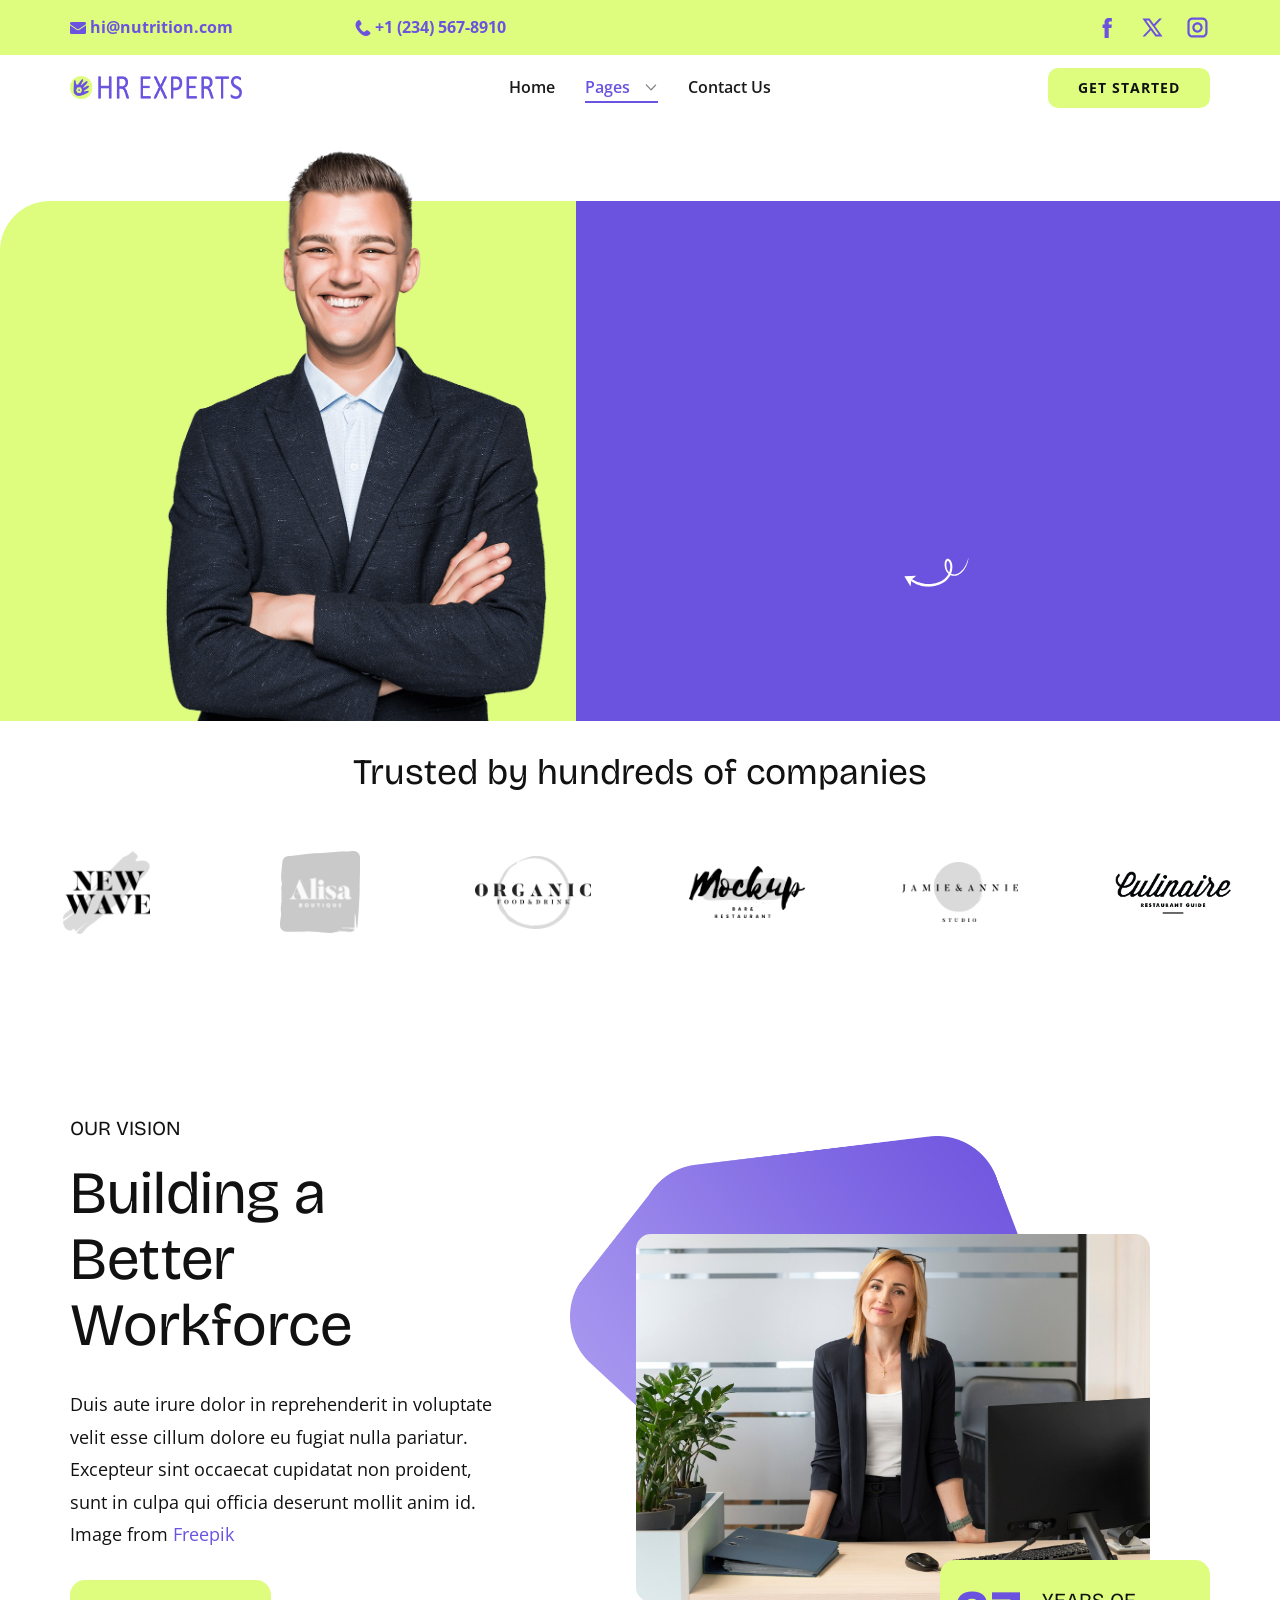
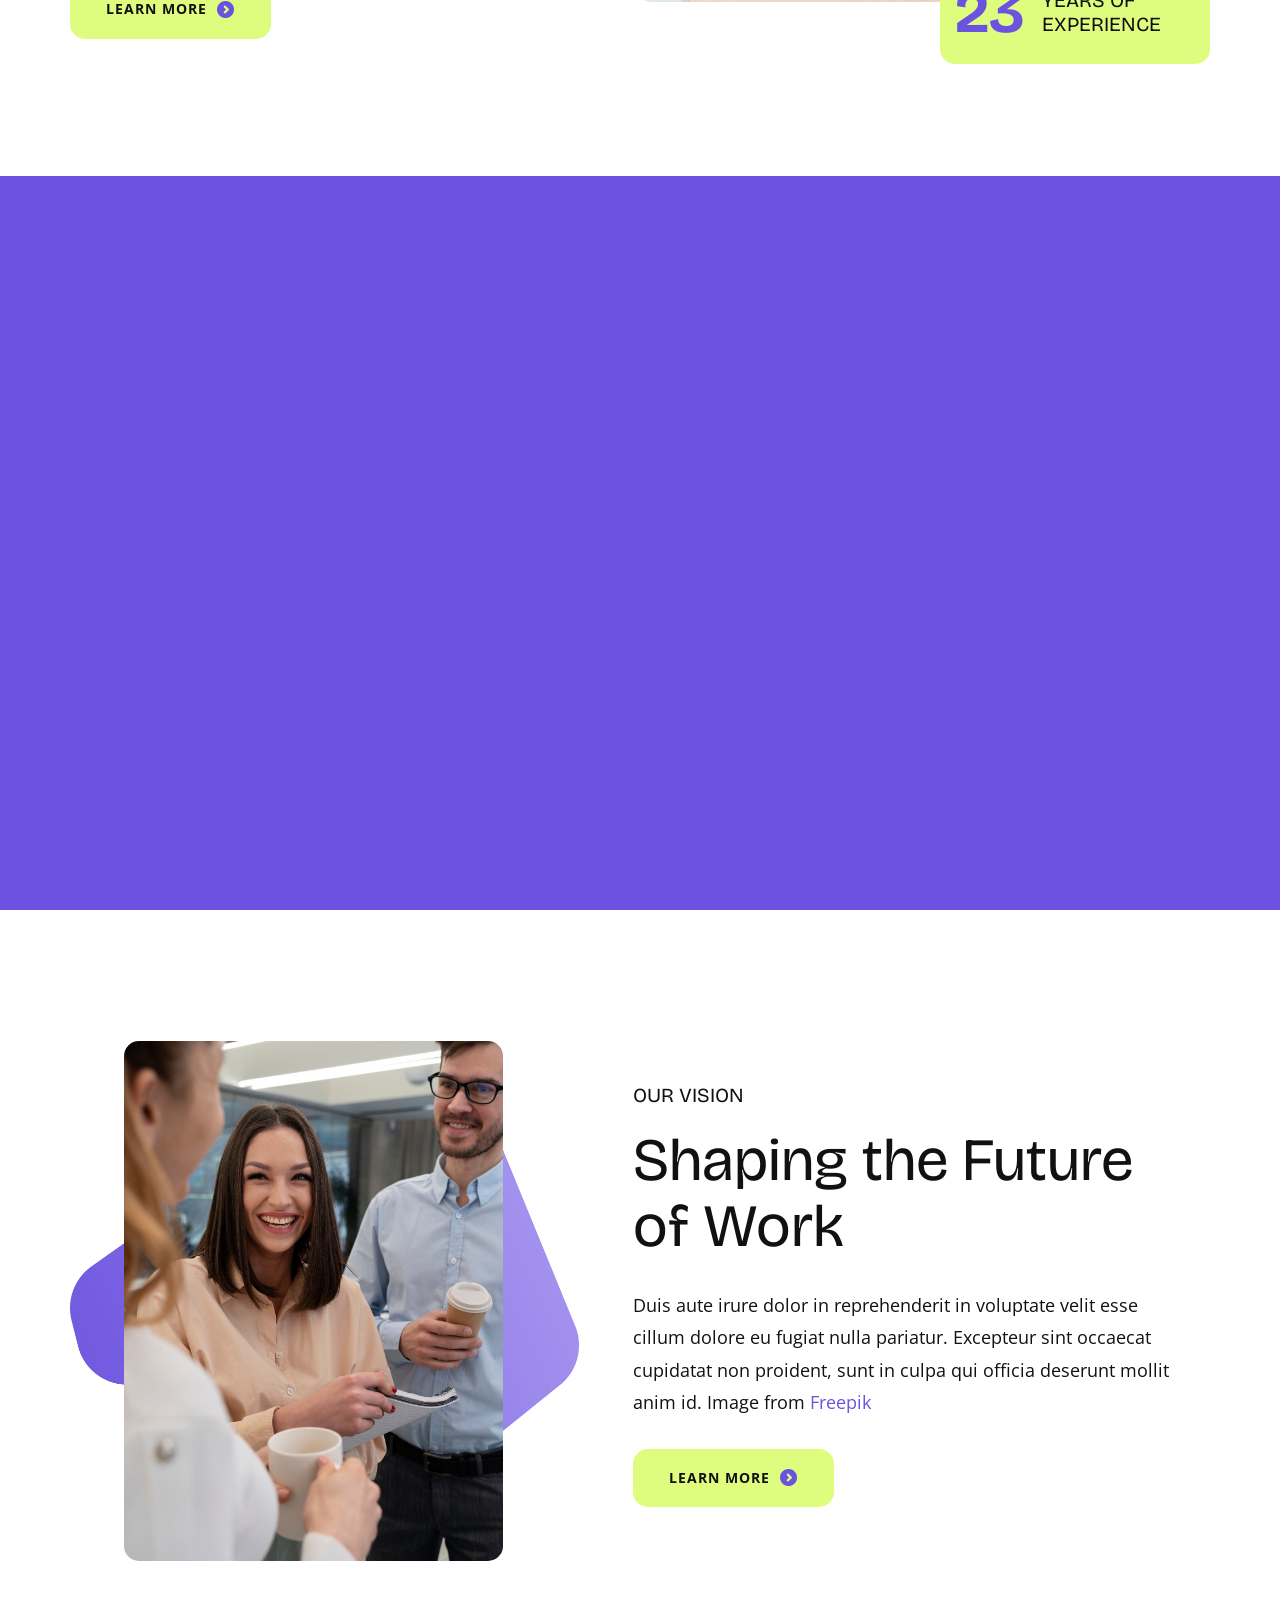
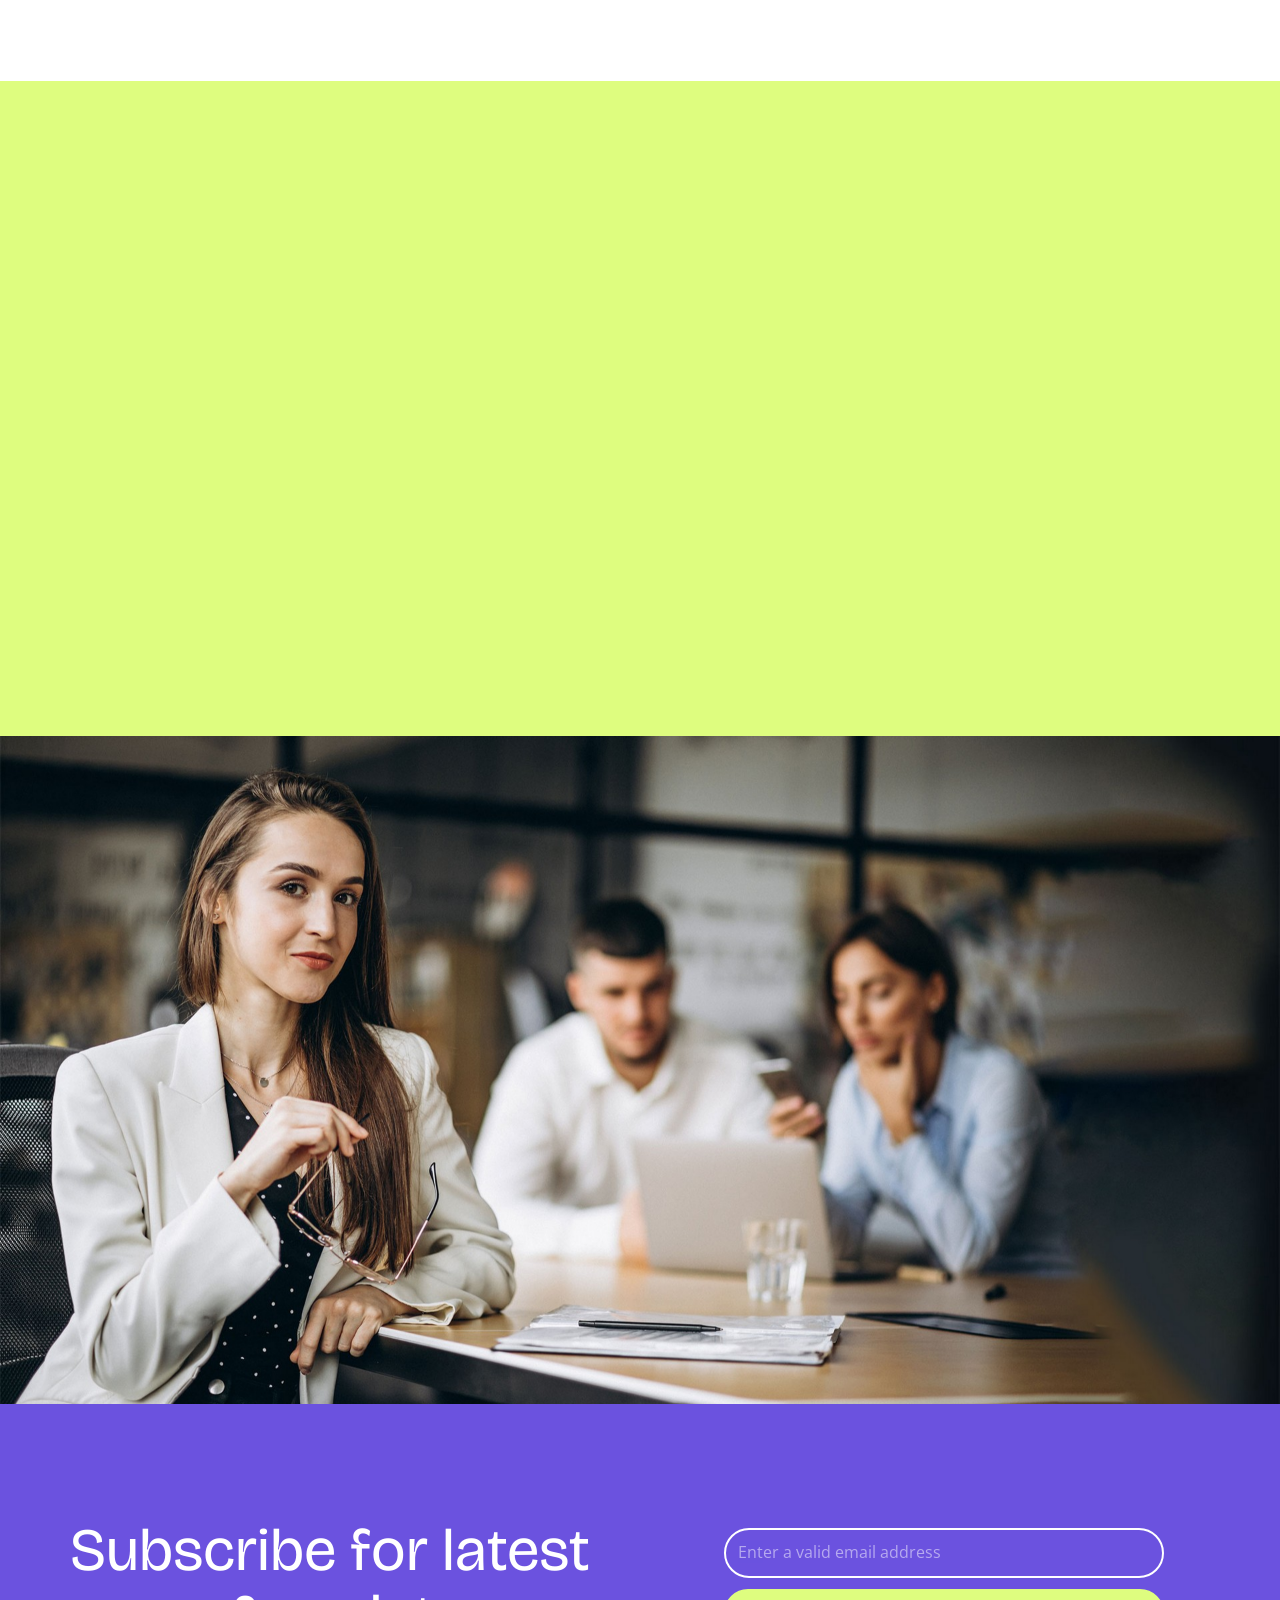
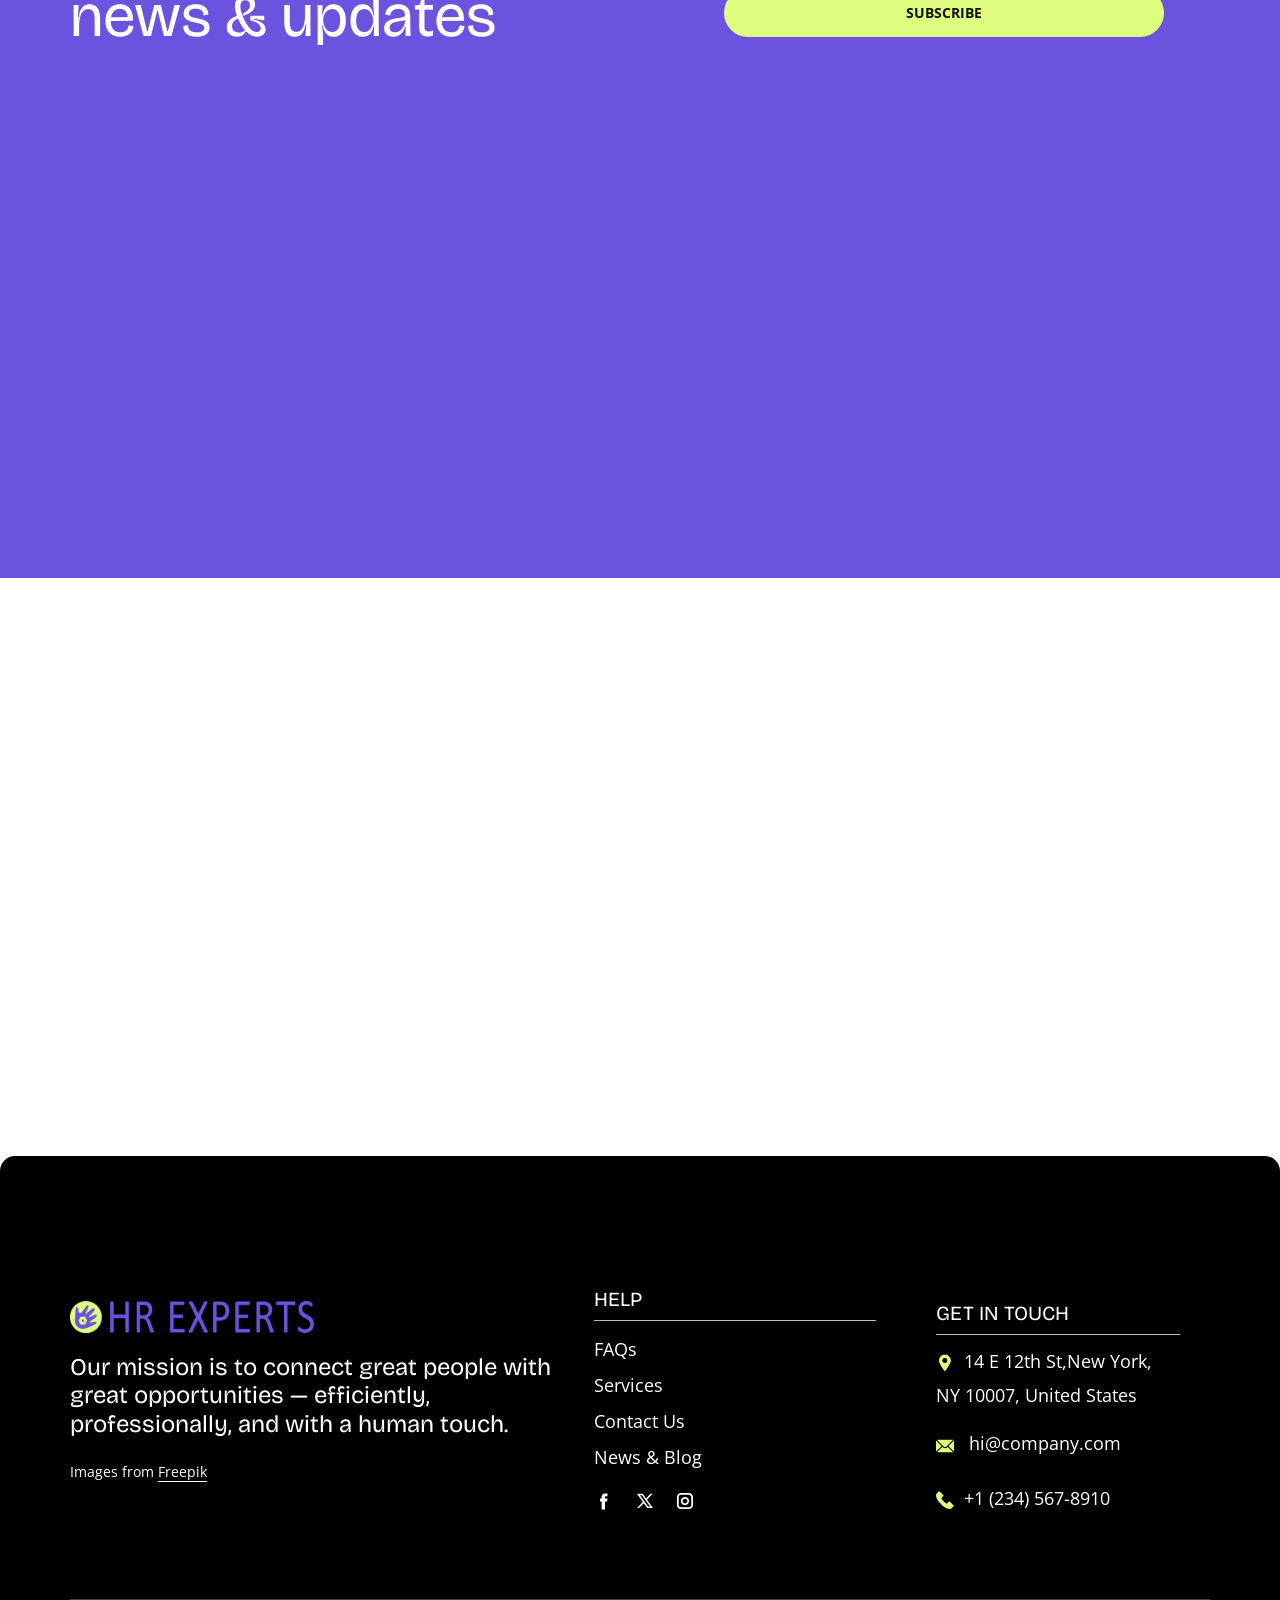
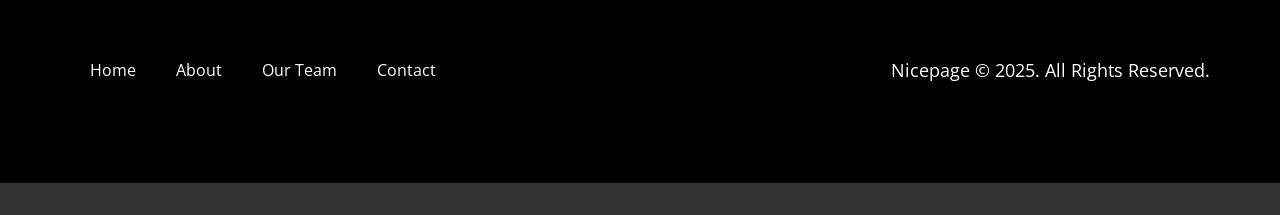
<file: About.html>
<!DOCTYPE html>
<html style="font-size: 16px;" lang="en"><head>
    <meta name="viewport" content="width=device-width, initial-scale=1.0">
    <meta charset="utf-8">
    <meta name="keywords" content="About HR Agency, ​Building a Better Workforce, Top Benefits, ​Shaping the Future of Work, ​Why Clients Choose Us?, ​Ready for a new career? Explore jobs now!, ​Subscribe for latest news &amp;amp; updates, Our Amazing Team">
    <meta name="description" content="">
    <title>About</title>
    <link rel="stylesheet" href="nicepage.css" media="screen">
<link rel="stylesheet" href="About.css" media="screen">
    <script class="u-script" type="text/javascript" src="jquery.js" defer=""></script>
    <script class="u-script" type="text/javascript" src="nicepage.js" defer=""></script>
    <meta name="generator" content="Nicepage 8.4.0, nicepage.com">
    
    
    
    
    
    
    
    
    
    
    
    
    <link id="u-page-google-font" rel="stylesheet" href="https://fonts.googleapis.com/css2?display=swap&amp;family=Open+Sans:ital,wght@0,300;0,400;0,500;0,600;0,700;0,800;1,300;1,400;1,500;1,600;1,700;1,800&amp;family=Bricolage+Grotesque:wght@200;300;400;500;600;700;800">
    <script type="application/ld+json">{
		"@context": "http://schema.org",
		"@type": "Organization",
		"name": "",
		"logo": "images/hr-logo.png",
		"sameAs": [
				"https://facebook.com/name",
				"https://twitter.com/name",
				"https://instagram.com/name",
				"https://facebook.com/name",
				"https://twitter.com/name",
				"https://instagram.com/name"
		]
}</script>
    <meta name="theme-color" content="#defd7f">
    <meta name="twitter:site" content="@">
    <meta name="twitter:card" content="summary_large_image">
    <meta name="twitter:title" content="About">
    <meta name="twitter:description" content="">
    <meta property="og:title" content="About">
    <meta property="og:type" content="website">
  <meta name="referrer" content="origin"><meta data-intl-tel-input-cdn-path="intlTelInput/"></head>
  <body data-path-to-root="./" data-include-products="false" class="u-body u-xl-mode" data-lang="en"><header class="u-border-no-bottom u-border-no-left u-border-no-right u-border-no-top u-clearfix u-header u-section-row-container" id="header" style="background-image: none"><div class="u-section-rows">
        <div class="u-clearfix u-palette-1-base u-section-row u-section-row-1">
          <div class="u-clearfix u-sheet u-valign-middle-sm u-valign-middle-xs u-sheet-1">
            <div class="data-layout-selected u-clearfix u-expanded-width u-gutter-0 u-layout-custom-sm u-layout-custom-xs u-layout-wrap u-layout-wrap-1">
              <div class="u-gutter-0 u-layout">
                <div class="u-layout-row">
                  <div class="u-container-align-left u-container-style u-layout-cell u-shape-rectangle u-size-15-lg u-size-15-md u-size-15-xl u-size-30-sm u-size-30-xs u-layout-cell-1">
                    <div class="u-container-layout u-valign-middle u-container-layout-1">
                      <a href="mailto:hi@car.repair.com" class="u-active-none u-align-left u-border-active-palette-1-base u-border-hover-white u-btn u-button-link u-button-style u-hover-none u-none u-text-active-palette-2-dark-3 u-text-hover-palette-2-dark-3 u-text-palette-2-base u-btn-1" data-animation-name="" data-animation-duration="0" data-animation-delay="0" data-animation-direction=""><span class="u-file-icon u-icon u-text-palette-2-base u-icon-1"><img src="images/2099199-a014f34f.png" alt=""></span>&nbsp;hi@nutrition.com
                      </a>
                    </div>
                  </div>
                  <div class="u-container-align-left u-container-style u-layout-cell u-shape-rectangle u-size-17-lg u-size-17-md u-size-17-xl u-size-30-sm u-size-30-xs u-layout-cell-2">
                    <div class="u-container-layout u-valign-middle u-container-layout-2">
                      <a href="tel:+12345678910" class="u-active-none u-align-left u-border-active-palette-1-base u-border-hover-white u-btn u-button-link u-button-style u-hover-none u-none u-text-active-palette-2-dark-3 u-text-hover-palette-2-dark-3 u-text-palette-2-base u-btn-2" data-animation-name="" data-animation-duration="0" data-animation-delay="0" data-animation-direction=""><span class="u-file-icon u-icon u-text-palette-2-base"><img src="images/1257-2ae193ba.png" alt=""></span>&nbsp;​+1 (234) 567-8910
                      </a>
                    </div>
                  </div>
                  <div class="u-container-style u-hidden-sm u-hidden-xs u-layout-cell u-shape-rectangle u-size-16-md u-size-18-lg u-size-18-xl u-size-30-sm u-size-30-xs u-layout-cell-3">
                    <div class="u-container-layout u-container-layout-3"></div>
                  </div>
                  <div class="u-container-align-left-sm u-container-align-left-xs u-container-align-right-lg u-container-align-right-md u-container-align-right-xl u-container-style u-layout-cell u-size-10-lg u-size-10-xl u-size-12-md u-size-30-sm u-size-30-xs u-layout-cell-4">
                    <div class="u-container-layout u-valign-middle u-container-layout-4">
                      <div class="u-social-icons u-social-icons-1">
                        <a class="u-social-url" title="facebook" target="_blank" href="https://facebook.com/name"><span class="u-icon u-social-facebook u-social-icon u-text-palette-2-base u-icon-3"><svg class="u-svg-link" preserveAspectRatio="xMidYMin slice" viewBox="0 0 112 112" style=""><use xlink:href="#svg-e935"></use></svg><svg class="u-svg-content" viewBox="0 0 112 112" x="0" y="0" id="svg-e935"><path fill="currentColor" d="M75.5,28.8H65.4c-1.5,0-4,0.9-4,4.3v9.4h13.9l-1.5,15.8H61.4v45.1H42.8V58.3h-8.8V42.4h8.8V32.2
c0-7.4,3.4-18.8,18.8-18.8h13.8v15.4H75.5z"></path></svg></span>
                        </a>
                        <a class="u-social-url" title="twitter" target="_blank" href="https://twitter.com/name"><span class="u-icon u-social-icon u-social-twitter u-text-palette-2-base u-icon-4"><svg class="u-svg-link" preserveAspectRatio="xMidYMin slice" viewBox="0 0 112.2 112.2" style=""><use xlink:href="#svg-b4b3"></use></svg><svg class="u-svg-content" viewBox="0 0 112.2 112.2" x="0px" y="0px" id="svg-b4b3"><path d="M67.1,49.1L98.6,16h-12L62,42L43.2,16H11l32.8,45.2L11,96h11.6l26.3-27.7L69.1,96H101L67.1,49.1z M55,61.9l-5.1-7L27.5,24.4
	h11.4l17.3,23.8l5.1,7.1l23.4,32.2H73.8L55,61.9z"></path></svg></span>
                        </a>
                        <a class="u-social-url" title="instagram" target="_blank" href="https://instagram.com/name"><span class="u-icon u-social-icon u-social-instagram u-text-palette-2-base u-icon-5"><svg class="u-svg-link" preserveAspectRatio="xMidYMin slice" viewBox="0 0 112 112" style=""><use xlink:href="#svg-f50c"></use></svg><svg class="u-svg-content" viewBox="0 0 112 112" x="0" y="0" id="svg-f50c"><path fill="currentColor" d="M55.9,32.9c-12.8,0-23.2,10.4-23.2,23.2s10.4,23.2,23.2,23.2s23.2-10.4,23.2-23.2S68.7,32.9,55.9,32.9z
	 M55.9,69.4c-7.4,0-13.3-6-13.3-13.3c-0.1-7.4,6-13.3,13.3-13.3s13.3,6,13.3,13.3C69.3,63.5,63.3,69.4,55.9,69.4z"></path><path fill="currentColor" d="M78.2,11H33.5C21,11,10.8,21.3,10.8,33.7v44.7c0,12.6,10.2,22.8,22.7,22.8h44.7c12.6,0,22.7-10.2,22.7-22.7
	V33.7C100.8,21.1,90.6,11,78.2,11z M91,78.4c0,7.1-5.8,12.8-12.8,12.8H33.5c-7.1,0-12.8-5.8-12.8-12.8V33.7
	c0-7.1,5.8-12.8,12.8-12.8h44.7c7.1,0,12.8,5.8,12.8,12.8V78.4z"></path></svg></span>
                        </a>
                      </div>
                    </div>
                  </div>
                </div>
              </div>
            </div>
          </div>
          
          
          
          
          
        </div>
        <div class="u-clearfix u-section-row" data-animation-name="" data-animation-duration="0" data-animation-delay="0" data-animation-direction="">
          <div class="u-clearfix u-sheet u-valign-middle-lg u-valign-middle-md u-valign-middle-sm u-valign-middle-xs u-sheet-2">
            <a href="#" class="u-enable-responsive u-image u-logo u-image-1" data-image-width="1138" data-image-height="149">
              <img src="images/hr-logo.png" class="u-logo-image u-logo-image-1">
            </a>
            <nav class="u-dropdown-icon u-menu u-menu-dropdown u-offcanvas u-menu-1" data-responsive-from="MD" role="navigation">
              <div class="menu-collapse" style="font-size: 1rem; letter-spacing: 0px; font-weight: 600;">
                <a class="u-button-style u-custom-active-border-color u-custom-border u-custom-border-color u-custom-borders u-custom-hover-border-color u-custom-left-right-menu-spacing u-custom-padding-bottom u-custom-text-active-color u-custom-text-color u-custom-text-hover-color u-custom-top-bottom-menu-spacing u-hamburger-link u-nav-link u-text-active-palette-1-dark-3 u-text-hover-palette-1-dark-3 u-text-palette-2-base" href="#" tabindex="-1" aria-label="Open menu" aria-controls="f711">
                  <svg class="u-svg-link" viewBox="0 0 24 24"><use xlink:href="#menu-hamburger"></use></svg>
                  <svg class="u-svg-content" version="1.1" id="menu-hamburger" viewBox="0 0 16 16" x="0px" y="0px" xmlns:xlink="http://www.w3.org/1999/xlink" xmlns="http://www.w3.org/2000/svg"><g><rect y="1" width="16" height="2"></rect><rect y="7" width="16" height="2"></rect><rect y="13" width="16" height="2"></rect>
</g></svg>
                </a>
              </div>
              <div class="u-custom-menu u-nav-container">
                <ul class="u-nav u-spacing-30 u-unstyled u-nav-1" role="menubar"><li role="none" class="u-nav-item"><a role="menuitem" class="u-border-2 u-border-active-palette-2-base u-border-hover-palette-2-base u-border-no-left u-border-no-right u-border-no-top u-button-style u-nav-link u-text-active-palette-2-base u-text-grey-90 u-text-hover-grey-90 u-nav-link-2" href="./">Home</a>
</li><li role="none" class="u-nav-item"><a tabindex="-1" role="menuitem" class="u-border-2 u-border-active-palette-2-base u-border-hover-palette-2-base u-border-no-left u-border-no-right u-border-no-top u-button-style u-nav-link u-text-active-palette-2-base u-text-grey-90 u-text-hover-grey-90 u-nav-link-2" aria-haspopup="true" aria-current="page">Pages</a><div class="u-nav-popup"><ul role="menu" class="u-h-spacing-22 u-nav u-unstyled u-v-spacing-12" aria-label="Pages menu"><li role="none" class="u-nav-item"><a role="menuitem" class="u-active-palette-1-light-3 u-button-style u-hover-palette-1-light-3 u-nav-link u-text-active-palette-2-base u-text-black u-text-hover-palette-2-base u-white" href="About.html">About Us</a>
</li><li role="none" class="u-nav-item"><a role="menuitem" class="u-active-palette-1-light-3 u-button-style u-hover-palette-1-light-3 u-nav-link u-text-active-palette-2-base u-text-black u-text-hover-palette-2-base u-white" href="Services.html">Our Services</a>
</li><li role="none" class="u-nav-item"><a role="menuitem" class="u-active-palette-1-light-3 u-button-style u-hover-palette-1-light-3 u-nav-link u-text-active-palette-2-base u-text-black u-text-hover-palette-2-base u-white" href="FAQ-Page.html">FAQ</a>
</li><li role="none" class="u-nav-item"><a role="menuitem" class="u-active-palette-1-light-3 u-button-style u-hover-palette-1-light-3 u-nav-link u-text-active-palette-2-base u-text-black u-text-hover-palette-2-base u-white" href="Blog.html">Blog Page</a>
</li><li role="none" class="u-nav-item"><a role="menuitem" class="u-active-palette-1-light-3 u-button-style u-hover-palette-1-light-3 u-nav-link u-text-active-palette-2-base u-text-black u-text-hover-palette-2-base u-white" href="Team.html">Our Team</a>
</li></ul>
</div>
</li><li role="none" class="u-nav-item"><a role="menuitem" class="u-border-2 u-border-active-palette-2-base u-border-hover-palette-2-base u-border-no-left u-border-no-right u-border-no-top u-button-style u-nav-link u-text-active-palette-2-base u-text-grey-90 u-text-hover-grey-90 u-nav-link-2" href="Contact.html">Contact Us</a>
</li></ul>
              </div>
              <div class="u-custom-menu u-nav-container-collapse" id="f711" role="region" aria-label="Menu panel">
                <div class="u-black u-container-style u-inner-container-layout u-opacity u-opacity-95 u-sidenav">
                  <div class="u-inner-container-layout u-sidenav-overflow">
                    <div class="u-menu-close" tabindex="-1" aria-label="Close menu"></div>
                    <ul class="u-align-center u-nav u-popupmenu-items u-unstyled u-nav-3" role="menubar"><li role="none" class="u-nav-item"><a role="menuitem" class="u-button-style u-nav-link" href="./">Home</a>
</li><li role="none" class="u-nav-item"><a tabindex="-1" role="menuitem" class="u-button-style u-nav-link" aria-haspopup="true" aria-current="page">Pages</a><div class="u-nav-popup"><ul role="menu" class="u-h-spacing-22 u-nav u-unstyled u-v-spacing-12" aria-label="Pages menu"><li role="none" class="u-nav-item"><a role="menuitem" class="u-button-style u-nav-link" href="About.html">About Us</a>
</li><li role="none" class="u-nav-item"><a role="menuitem" class="u-button-style u-nav-link" href="Services.html">Our Services</a>
</li><li role="none" class="u-nav-item"><a role="menuitem" class="u-button-style u-nav-link" href="FAQ-Page.html">FAQ</a>
</li><li role="none" class="u-nav-item"><a role="menuitem" class="u-button-style u-nav-link" href="Blog.html">Blog Page</a>
</li><li role="none" class="u-nav-item"><a role="menuitem" class="u-button-style u-nav-link" href="Team.html">Our Team</a>
</li></ul>
</div>
</li><li role="none" class="u-nav-item"><a role="menuitem" class="u-button-style u-nav-link" href="Contact.html">Contact Us</a>
</li></ul>
                  </div>
                </div>
                <div class="u-black u-menu-overlay u-opacity u-opacity-70"></div>
              </div>
              <style class="menu-style">@media (max-width: 939px) {
                    [data-responsive-from="MD"] .u-nav-container {
                        display: none;
                    }
                    [data-responsive-from="MD"] .menu-collapse {
                        display: block;
                    }
                }</style>
            </nav>
            <a href="" class="u-align-left-xs u-btn u-btn-round u-button-style u-hover-palette-1-light-1 u-palette-1-base u-radius u-btn-3" data-animation-name="" data-animation-duration="0" data-animation-delay="0" data-animation-direction="">Get Started </a>
          </div>
          
          
          
          
          
        </div>
      </div></header>
    <section class="u-clearfix u-container-align-center-sm u-container-align-center-xs u-valign-bottom-sm u-valign-middle-md u-section-1" id="block-1">
      <div class="data-layout-selected u-clearfix u-expanded-width u-layout-wrap u-layout-wrap-1">
        <div class="u-gutter-0 u-layout">
          <div class="u-layout-row">
            <div class="u-container-style u-hidden-sm u-hidden-xs u-layout-cell u-palette-1-base u-radius u-shape-round u-size-20 u-layout-cell-1">
              <div class="u-container-layout u-container-layout-1"></div>
            </div>
            <div class="u-container-align-center-sm u-container-align-center-xs u-container-style u-layout-cell u-palette-1-base u-radius u-shape-round u-size-7 u-layout-cell-2">
              <div class="u-container-layout u-valign-bottom-xl u-valign-bottom-xs u-container-layout-2">
                <img class="custom-expanded u-image u-image-1" src="images/pretty-young-man-2-min.png" data-image-width="900" data-image-height="1217">
              </div>
            </div>
            <div class="u-container-align-center-sm u-container-align-center-xs u-container-align-left-lg u-container-align-left-md u-container-align-left-xl u-container-style u-layout-cell u-palette-2-base u-shading u-shape-rectangle u-size-33 u-layout-cell-3">
              <div class="u-container-layout u-valign-middle-lg u-valign-middle-md u-valign-middle-xl u-valign-top-sm u-container-layout-3">
                <h1 class="u-align-center-sm u-align-center-xs u-align-left-lg u-align-left-md u-align-left-xl u-text u-text-palette-1-light-1 u-text-1" data-animation-name="customAnimationIn" data-animation-duration="1000" data-animation-delay="200">About HR Agency</h1>
                <h5 class="u-align-center-sm u-align-center-xs u-align-left-lg u-align-left-md u-align-left-xl u-text u-text-2" data-animation-name="customAnimationIn" data-animation-duration="1000" data-animation-delay="200"> Connecting People. Empowering Careers.</h5>
                <a href="" class="u-active-white u-align-center-sm u-align-center-xs u-align-left-lg u-align-left-md u-align-left-xl u-border-none u-btn u-btn-round u-button-style u-hover-white u-palette-1-base u-radius u-btn-1" data-animation-name="customAnimationIn" data-animation-duration="1000" data-animation-delay="200"> Get Started Today&nbsp;&nbsp;<span class="u-file-icon u-icon u-text-palette-2-base u-icon-1"><img src="images/18.png" alt=""></span>
                </a>
                <img class="u-hidden-xs u-image u-image-contain u-image-default u-preserve-proportions u-image-2" src="images/hero-btn-arrow.svg" alt="" data-image-width="122" data-image-height="126" data-animation-name="customAnimationIn" data-animation-duration="1000" data-animation-delay="500">
              </div>
            </div>
          </div>
        </div>
      </div>
    </section>
    <section class="u-align-center u-clearfix u-container-align-center u-valign-bottom-lg u-valign-bottom-md u-valign-bottom-sm u-valign-bottom-xs u-section-2" id="block-2">
      <h3 class="u-align-center u-text u-text-default u-text-1"> Trusted by hundreds of companies</h3>
      <div class="u-expanded-width u-layout-grid u-list u-list-1">
        <div class="u-repeater u-repeater-1">
          <div class="u-container-style u-list-item u-repeater-item">
            <div class="u-container-layout u-similar-container u-container-layout-1">
              <img src="images/5-5.png" alt="" class="u-image u-image-contain u-image-default u-image-1">
            </div>
          </div>
          <div class="u-container-style u-list-item u-repeater-item">
            <div class="u-container-layout u-similar-container u-container-layout-2">
              <img src="images/3.png" alt="" class="u-image u-image-contain u-image-default u-image-2" data-image-width="81" data-image-height="84">
            </div>
          </div>
          <div class="u-container-style u-list-item u-repeater-item">
            <div class="u-container-layout u-similar-container u-container-layout-3">
              <img src="images/4.png" alt="" class="u-image u-image-contain u-image-default u-image-3" data-image-width="128" data-image-height="80">
            </div>
          </div>
          <div class="u-container-style u-list-item u-repeater-item">
            <div class="u-container-layout u-similar-container u-container-layout-4">
              <img src="images/5.png" alt="" class="u-image u-image-contain u-image-default u-image-4" data-image-width="127" data-image-height="57">
            </div>
          </div>
          <div class="u-container-style u-list-item u-repeater-item">
            <div class="u-container-layout u-similar-container u-container-layout-5">
              <img src="images/6.png" alt="" class="u-image u-image-contain u-image-default u-image-5" data-image-width="130" data-image-height="67">
            </div>
          </div>
          <div class="u-container-style u-list-item u-repeater-item">
            <div class="u-container-layout u-similar-container u-container-layout-6">
              <img src="images/logo-culinaire.png" alt="" class="u-image u-image-contain u-image-default u-image-6" data-image-width="361" data-image-height="133">
            </div>
          </div>
        </div>
      </div>
    </section>
    <section class="u-clearfix u-container-align-center u-white u-section-3" id="block-3">
      <div class="u-clearfix u-sheet u-valign-middle u-sheet-1">
        <div class="data-layout-selected u-clearfix u-expanded-width u-gutter-20 u-layout-wrap u-layout-wrap-1">
          <div class="u-gutter-0 u-layout">
            <div class="u-layout-row">
              <div class="u-align-left u-container-align-left u-container-style u-layout-cell u-shape-rectangle u-size-25-lg u-size-25-xl u-size-60-md u-size-60-sm u-size-60-xs u-layout-cell-1">
                <div class="u-container-layout u-valign-middle u-container-layout-1">
                  <h5 class="u-align-left u-text u-text-default u-text-1"> Our Vision</h5>
                  <h2 class="u-align-left u-text u-text-2"> Building a Better Workforce</h2>
                  <p class="u-align-left u-text u-text-3"> Duis aute irure dolor in reprehenderit in voluptate velit esse cillum dolore eu fugiat nulla pariatur. Excepteur sint occaecat cupidatat non proident, sunt in culpa qui officia deserunt mollit anim id. Image from <a href="https://www.freepik.com/" class="u-active-none u-border-none u-btn u-button-link u-button-style u-hover-none u-none u-text-palette-2-base u-btn-1">Freepik</a>
                  </p>
                  <a href="" class="u-active-white u-align-left u-border-2 u-border-active-palette-2-base u-border-hover-palette-2-base u-border-palette-1-base u-btn u-btn-round u-button-style u-hover-white u-palette-1-base u-radius u-btn-2">Learn more&nbsp;&nbsp;<span class="u-file-icon u-icon u-text-palette-2-base u-icon-1"><img src="images/18.png" alt=""></span>
                  </a>
                </div>
              </div>
              <div class="u-align-left u-container-align-left u-container-align-left-xl u-container-style u-layout-cell u-shape-rectangle u-size-35-lg u-size-35-xl u-size-60-md u-size-60-sm u-size-60-xs u-layout-cell-2">
                <div class="u-container-layout u-valign-middle u-container-layout-2" src="">
                  <img class="u-expanded-width-lg u-expanded-width-xs u-image u-image-contain u-image-default u-image-1" src="images/shape-1-min.png" alt="" data-image-width="1000" data-image-height="750">
                  <img class="custom-expanded u-image u-image-round u-radius u-image-2" src="images/empowered-business-woman-office_23-2149279608.jpg" data-image-width="1800" data-image-height="1197">
                  <div class="custom-expanded u-container-style u-group u-palette-1-base u-radius u-shape-round u-group-1">
                    <div class="u-container-layout u-valign-middle u-container-layout-3">
                      <h3 class="u-align-left u-text u-text-default u-text-palette-2-base u-text-4" data-animation-name="counter" data-animation-event="scroll" data-animation-duration="3000">25</h3>
                      <h5 class="u-align-left u-text u-text-5">Years of Experience</h5>
                    </div>
                  </div>
                </div>
              </div>
            </div>
          </div>
        </div>
      </div>
    </section>
    <section class="u-align-center u-clearfix u-container-align-center u-palette-2-base u-section-4" id="block-4">
      <div class="u-align-left u-clearfix u-sheet u-valign-middle u-sheet-1">
        <h2 class="u-align-center u-text u-text-default u-text-1" data-animation-name="customAnimationIn" data-animation-duration="1500" data-animation-delay="0">Top Benefits</h2>
        <div class="u-expanded-width u-list u-list-1">
          <div class="u-repeater u-repeater-1">
            <div class="u-container-align-center u-container-style u-list-item u-repeater-item u-list-item-1" data-animation-name="customAnimationIn" data-animation-duration="1500">
              <div class="u-container-layout u-similar-container u-valign-top u-container-layout-1"><span class="u-align-center u-file-icon u-icon u-icon-circle u-palette-1-light-1 u-text-palette-2-base u-icon-1"><img src="images/15171072-3ea79a74.png" alt=""></span>
                <h4 class="u-align-center u-text u-text-default u-text-2"> Cost Savings</h4>
                <p class="u-align-center u-text u-text-default u-text-3"> Lorem ipsum dolor sit amet, consectetur adipiscing elit.</p>
                <a href="#" class="u-active-none u-align-center u-border-2 u-border-active-palette-1-light-2 u-border-hover-palette-1-light-2 u-border-no-left u-border-no-right u-border-no-top u-border-white u-btn u-button-style u-hover-none u-none u-text-active-palette-1-light-1 u-text-body-alt-color u-text-hover-palette-1-light-1 u-btn-1">learn more</a>
              </div>
            </div>
            <div class="u-container-align-center u-container-style u-list-item u-repeater-item u-list-item-2" data-animation-name="customAnimationIn" data-animation-duration="1000">
              <div class="u-container-layout u-similar-container u-valign-top u-container-layout-2"><span class="u-align-center u-file-icon u-icon u-icon-circle u-palette-1-light-1 u-text-palette-2-base u-icon-2"><img src="images/3137911-f8e62f95.png" alt=""></span>
                <h4 class="u-align-center u-text u-text-default u-text-4"> Experience</h4>
                <p class="u-align-center u-text u-text-default u-text-5"> Lorem ipsum dolor sit amet, consectetur adipiscing elit.</p>
                <a href="#" class="u-active-none u-align-center u-border-2 u-border-active-palette-1-light-2 u-border-hover-palette-1-light-2 u-border-no-left u-border-no-right u-border-no-top u-border-white u-btn u-button-style u-hover-none u-none u-text-active-palette-1-light-1 u-text-body-alt-color u-text-hover-palette-1-light-1 u-btn-2">learn more</a>
              </div>
            </div>
            <div class="u-container-align-center u-container-style u-list-item u-repeater-item u-list-item-3" data-animation-name="customAnimationIn" data-animation-duration="1500">
              <div class="u-container-layout u-similar-container u-valign-top u-container-layout-3"><span class="u-align-center u-file-icon u-icon u-icon-circle u-palette-1-light-1 u-text-palette-2-base u-icon-3"><img src="images/1436699-09ae9cb3.png" alt=""></span>
                <h4 class="u-align-center u-text u-text-default u-text-6"> Flexibility</h4>
                <p class="u-align-center u-text u-text-default u-text-7"> Lorem ipsum dolor sit amet, consectetur adipiscing elit.</p>
                <a href="#" class="u-active-none u-align-center u-border-2 u-border-active-palette-1-light-2 u-border-hover-palette-1-light-2 u-border-no-left u-border-no-right u-border-no-top u-border-white u-btn u-button-style u-hover-none u-none u-text-active-palette-1-light-1 u-text-body-alt-color u-text-hover-palette-1-light-1 u-btn-3">learn more</a>
              </div>
            </div>
          </div>
        </div>
      </div>
    </section>
    <section class="u-align-center u-clearfix u-container-align-center u-section-5" id="block-5">
      <div class="u-clearfix u-sheet u-valign-middle u-sheet-1">
        <div class="data-layout-selected u-clearfix u-expanded-width u-gutter-24 u-layout-wrap u-layout-wrap-1">
          <div class="u-layout">
            <div class="u-layout-row">
              <div class="u-container-align-center-lg u-container-align-center-sm u-container-style u-layout-cell u-shape-rectangle u-size-29-lg u-size-29-xl u-size-60-md u-size-60-sm u-size-60-xs u-layout-cell-1">
                <div class="u-container-layout u-valign-bottom-sm u-valign-middle-lg u-valign-middle-md u-valign-middle-xs u-container-layout-1">
                  <img class="u-expanded-width u-image u-image-contain u-image-default u-image-1" src="images/shape-4-min.png" alt="" data-image-width="1000" data-image-height="750">
                  <img class="u-image u-image-round u-radius u-image-2" src="images/young-business-team-working-toge.jpg" alt="" data-image-width="1333" data-image-height="2000">
                </div>
              </div>
              <div class="u-align-left u-container-align-left u-container-style u-layout-cell u-shape-rectangle u-size-31-lg u-size-31-xl u-size-60-md u-size-60-sm u-size-60-xs u-layout-cell-2">
                <div class="u-container-layout u-valign-middle u-container-layout-2">
                  <h5 class="u-align-left u-text u-text-default u-text-1">our Vision </h5>
                  <h2 class="u-align-left u-text u-text-2"> Shaping the Future of Work</h2>
                  <p class="u-align-left u-text u-text-3"> Duis aute irure dolor in reprehenderit in voluptate velit esse cillum dolore eu fugiat nulla pariatur. Excepteur sint occaecat cupidatat non proident, sunt in culpa qui officia deserunt mollit anim id. Image from <a href="https://www.freepik.com/" class="u-active-none u-border-none u-btn u-button-link u-button-style u-hover-none u-none u-text-palette-2-base u-btn-1">Freepik</a>
                  </p>
                  <a href="" class="u-active-white u-align-left u-border-2 u-border-active-palette-2-base u-border-hover-palette-2-base u-border-palette-1-base u-btn u-btn-round u-button-style u-hover-white u-palette-1-base u-radius u-btn-2">Learn more&nbsp;&nbsp;<span class="u-file-icon u-icon u-text-palette-2-base u-icon-1"><img src="images/18.png" alt=""></span>
                  </a>
                </div>
              </div>
            </div>
          </div>
        </div>
      </div>
    </section>
    <section class="u-align-center u-clearfix u-container-align-center u-container-align-center-lg u-container-align-center-md u-container-align-center-xl u-container-align-left-sm u-container-align-left-xs u-palette-1-base u-section-6" id="block-6">
      <div class="u-clearfix u-sheet u-valign-middle u-sheet-1">
        <h2 class="u-align-center-lg u-align-center-md u-align-center-xl u-align-left-sm u-align-left-xs u-text u-text-default u-text-1" data-animation-name="customAnimationIn" data-animation-duration="1500" data-animation-delay="0"> Why Clients Choose Us?</h2>
        <div class="u-expanded-width u-list u-list-1">
          <div class="u-repeater u-repeater-1">
            <div class="u-container-style u-list-item u-repeater-item u-list-item-1" data-animation-name="customAnimationIn" data-animation-duration="1500" data-animation-delay="500">
              <div class="u-container-layout u-similar-container u-container-layout-1">
                <ul class="u-align-left u-custom-list u-text u-text-2">
                  <li style="padding-left: 5px;">
                    <div class="u-list-icon u-text-palette-2-light-1">
                      <div>✔</div>
                    </div> Extensive Talent Network
                  </li>
                  <li style="padding-left: 5px;">
                    <div class="u-list-icon u-text-palette-2-light-1">
                      <div>✔</div>
                    </div>Personalized Hiring Solutions
                  </li>
                  <li style="padding-left: 5px;">
                    <div class="u-list-icon u-text-palette-2-light-1">
                      <div>✔</div>
                    </div>Speed and Efficiency
                  </li>
                  <li style="padding-left: 5px;">
                    <div class="u-list-icon u-text-palette-2-light-1">
                      <div>✔</div>
                    </div>Industry Expertise
                  </li>
                  <li style="padding-left: 5px;">
                    <div class="u-list-icon u-text-palette-2-light-1">
                      <div>✔</div>
                    </div>Dedicated Account Managers
                  </li>
                  <li style="padding-left: 5px;">
                    <div class="u-list-icon u-text-palette-2-light-1">
                      <div>✔</div>
                    </div>Data-Driven Approach
                  </li>
                  <li style="padding-left: 5px;"></li>
                </ul>
              </div>
            </div>
            <div class="u-container-style u-list-item u-repeater-item u-list-item-2" data-animation-name="customAnimationIn" data-animation-duration="1500" data-animation-delay="500">
              <div class="u-container-layout u-similar-container u-container-layout-2">
                <ul class="u-align-left u-custom-list u-text u-text-3">
                  <li style="padding-left: 5px;">
                    <div class="u-list-icon u-text-palette-2-light-1">
                      <div>✔</div>
                    </div> Flexible Engagement
                  </li>
                  <li style="padding-left: 5px;">
                    <div class="u-list-icon u-text-palette-2-light-1">
                      <div>✔</div>
                    </div>ModelsCommitment to Diversity
                  </li>
                  <li style="padding-left: 5px;">
                    <div class="u-list-icon u-text-palette-2-light-1">
                      <div>✔</div>
                    </div>Scalable Services
                  </li>
                  <li style="padding-left: 5px;">
                    <div class="u-list-icon u-text-palette-2-light-1">
                      <div>✔</div>
                    </div>Retention-Focused Recruiting
                  </li>
                  <li style="padding-left: 5px;">
                    <div class="u-list-icon u-text-palette-2-light-1">
                      <div>✔</div>
                    </div>Compliance &amp; Risk Management
                  </li>
                  <li style="padding-left: 5px;">
                    <div class="u-list-icon u-text-palette-2-light-1">
                      <div>✔</div>
                    </div>Proven Track Record
                  </li>
                </ul>
              </div>
            </div>
          </div>
        </div>
        <div class="u-expanded-width u-list u-list-2">
          <div class="u-repeater u-repeater-2">
            <div class="u-container-align-center u-container-style u-list-item u-palette-2-base u-radius u-repeater-item u-shape-round u-list-item-3" data-animation-name="flipIn" data-animation-duration="1500" data-animation-direction="X" data-animation-delay="700">
              <div class="u-container-layout u-similar-container u-valign-top u-container-layout-3">
                <h3 class="u-align-center u-text u-text-palette-1-base u-text-4" data-animation-name="counter" data-animation-event="scroll" data-animation-duration="3000">15+</h3>
                <h5 class="u-align-center u-text u-text-5"> Year Of experience</h5>
              </div>
            </div>
            <div class="u-container-style u-list-item u-palette-2-base u-radius u-repeater-item u-shape-round u-list-item-4" data-animation-name="flipIn" data-animation-duration="1500" data-animation-direction="X" data-animation-delay="700">
              <div class="u-container-layout u-similar-container u-valign-top u-container-layout-4">
                <h3 class="u-align-center u-text u-text-palette-1-base u-text-6" data-animation-name="counter" data-animation-event="scroll" data-animation-duration="3000">98% </h3>
                <h5 class="u-align-center u-text u-text-7"> Satisfied User</h5>
              </div>
            </div>
            <div class="u-container-style u-list-item u-palette-2-base u-radius u-repeater-item u-shape-round u-list-item-5" data-animation-name="flipIn" data-animation-duration="1500" data-animation-direction="X" data-animation-delay="700">
              <div class="u-container-layout u-similar-container u-valign-top u-container-layout-5">
                <h3 class="u-align-center u-text u-text-palette-1-base u-text-8" data-animation-name="counter" data-animation-event="scroll" data-animation-duration="3000"> 98k+</h3>
                <h5 class="u-align-center u-text u-text-9"> People Hired</h5>
              </div>
            </div>
            <div class="u-container-style u-list-item u-palette-2-base u-radius u-repeater-item u-shape-round u-list-item-6" data-animation-name="flipIn" data-animation-duration="1500" data-animation-delay="700" data-animation-direction="X">
              <div class="u-container-layout u-similar-container u-valign-top u-container-layout-6">
                <h3 class="u-align-center u-text u-text-palette-1-base u-text-10" data-animation-name="counter" data-animation-event="scroll" data-animation-duration="3000">10k</h3>
                <h5 class="u-align-center u-text u-text-11"> Companies Registered</h5>
              </div>
            </div>
          </div>
        </div>
      </div>
    </section>
    <section class="skrollable u-clearfix u-image u-uploaded-video u-section-7" data-image-width="2184" data-image-height="1200" id="block-7">
      <div class="u-clearfix u-sheet u-valign-middle-lg u-valign-middle-sm u-valign-middle-xl u-sheet-1">
        <div class="u-align-center u-container-align-center u-container-align-left-xl u-container-style u-group u-palette-1-base u-radius u-shape-round u-group-1" data-animation-name="customAnimationIn" data-animation-duration="1500" data-animation-delay="500">
          <div class="u-container-layout u-valign-middle u-container-layout-1">
            <h2 class="u-align-left u-text u-text-1"> Ready for a new career? Explore jobs now!<br>
            </h2>
            <p class="u-align-left u-text u-text-2">Images from&nbsp;<a href="https://freepik.com/photos/people" class="u-active-none u-border-1 u-border-active-palette-1-base u-border-black u-border-hover-palette-1-base u-border-no-left u-border-no-right u-border-no-top u-btn u-button-link u-button-style u-hover-none u-none u-text-body-color u-btn-1" data-animation-name="" data-animation-duration="0" data-animation-delay="0" data-animation-direction="">Freepik</a>
            </p>
          </div>
        </div>
      </div>
    </section>
    <section class="u-clearfix u-container-align-center u-palette-2-base u-valign-middle-xl u-valign-top-lg u-valign-top-md u-valign-top-sm u-valign-top-xs u-section-8" id="block-8">
      <div class="custom-expanded data-layout-selected u-clearfix u-gutter-0 u-layout-wrap u-layout-wrap-1">
        <div class="u-layout">
          <div class="u-layout-row">
            <div class="u-container-align-center-md u-container-align-center-sm u-container-align-center-xs u-container-align-left-lg u-container-align-left-xl u-container-style u-layout-cell u-palette-2-base u-size-32-lg u-size-32-xl u-size-60-md u-size-60-sm u-size-60-xs u-layout-cell-1">
              <div class="u-container-layout u-valign-middle u-container-layout-1">
                <h2 class="u-align-center-md u-align-center-sm u-align-center-xs u-align-left-lg u-align-left-xl u-text u-text-1"> Subscribe for latest news &amp; updates</h2>
              </div>
            </div>
            <div class="u-container-align-center-md u-container-align-center-sm u-container-align-center-xs u-container-style u-layout-cell u-palette-2-base u-size-28-lg u-size-28-xl u-size-60-md u-size-60-sm u-size-60-xs u-layout-cell-2">
              <div class="u-container-layout u-valign-middle-lg u-valign-middle-sm u-valign-middle-xl u-valign-middle-xs u-container-layout-2">
                <div class="custom-expanded u-form u-form-1">
                  <form action="https://service.nicepagesrv.com/form/v4/form-process" class="u-clearfix u-form-spacing-10 u-form-vertical u-inner-form" source="email" name="form" style="padding: 10px;">
                    <div class="u-form-email u-form-group u-label-none">
                      <label for="email-a0ad" class="u-label">Email</label>
                      <input type="email" placeholder="Enter a valid email address" id="email-a0ad" name="email" class="u-border-2 u-border-white u-input u-input-rectangle u-none u-radius u-input-1" required="">
                    </div>
                    <div class="u-align-left u-form-group u-form-submit u-label-none">
                      <a href="#" class="u-active-palette-2-base u-border-2 u-border-active-palette-1-base u-border-hover-palette-1-base u-border-palette-1-base u-btn u-btn-round u-btn-submit u-button-style u-hover-palette-2-base u-palette-1-base u-radius u-text-hover-white u-btn-1"> Subscribe</a>
                      <input type="submit" value="submit" class="u-form-control-hidden">
                    </div>
                    <div class="u-form-send-message u-form-send-success">Thank you! Your message has been sent.</div>
                    <div class="u-form-send-error u-form-send-message">Unable to send your message. Please fix errors then try again.</div>
                    <input type="hidden" value="" name="recaptchaResponse">
                    <input type="hidden" name="formServices" value="">
                  </form>
                </div>
              </div>
            </div>
          </div>
        </div>
      </div>
    </section>
    <section class="u-align-center u-clearfix u-container-align-center u-container-align-center-lg u-container-align-center-md u-container-align-center-xl u-valign-top-lg u-white u-section-9" id="block-9">
      <div class="custom-expanded u-container-align-center u-container-style u-group u-palette-2-base u-shape-rectangle u-group-1">
        <div class="u-container-layout u-valign-top u-container-layout-1">
          <h2 class="u-align-center u-text u-text-default u-text-1" data-animation-name="customAnimationIn" data-animation-duration="1000">Our Amazing Team</h2>
        </div>
      </div>
      <div class="u-list u-list-1">
        <div class="u-repeater u-repeater-1">
          <div class="u-container-align-center u-container-style u-list-item u-radius u-repeater-item u-shape-round u-white u-list-item-1" data-animation-name="customAnimationIn" data-animation-duration="1500" data-animation-delay="500">
            <div class="u-container-layout u-similar-container u-valign-top u-container-layout-2">
              <div alt="" class="custom-expanded u-image u-image-circle u-image-1" data-image-width="626" data-image-height="417" data-animation-name="customAnimationIn" data-animation-duration="1250" data-animation-delay="250"></div>
              <h5 class="u-align-center u-text u-text-2">Nat Reynolds</h5>
              <h6 class="u-align-center u-custom-font u-text u-text-font u-text-3"> Worldwide Partner</h6>
              <div class="u-social-icons u-social-icons-1">
                <a class="u-social-url" title="facebook" target="_blank" href="https://facebook.com/name"><span class="u-icon u-icon-circle u-social-facebook u-social-icon u-text-black u-icon-1"><svg class="u-svg-link" preserveAspectRatio="xMidYMin slice" viewBox="0 0 112 112" style=""><use xlink:href="#svg-20a0"></use></svg><svg class="u-svg-content" viewBox="0 0 112 112" x="0" y="0" id="svg-20a0"><path fill="currentColor" d="M75.5,28.8H65.4c-1.5,0-4,0.9-4,4.3v9.4h13.9l-1.5,15.8H61.4v45.1H42.8V58.3h-8.8V42.4h8.8V32.2
	c0-7.4,3.4-18.8,18.8-18.8h13.8v15.4H75.5z"></path></svg></span>
                </a>
                <a class="u-social-url" title="twitter" target="_blank" href="https://twitter.com/name"><span class="u-icon u-icon-circle u-social-icon u-social-twitter u-text-black u-icon-2"><svg class="u-svg-link" preserveAspectRatio="xMidYMin slice" viewBox="0 0 112 112" style=""><use xlink:href="#svg-7f7d"></use></svg><svg class="u-svg-content" viewBox="0 0 112 112" x="0" y="0" id="svg-7f7d"><path fill="currentColor" d="M92.2,38.2c0,0.8,0,1.6,0,2.3c0,24.3-18.6,52.4-52.6,52.4c-10.6,0.1-20.2-2.9-28.5-8.2
	c1.4,0.2,2.9,0.2,4.4,0.2c8.7,0,16.7-2.9,23-7.9c-8.1-0.2-14.9-5.5-17.3-12.8c1.1,0.2,2.4,0.2,3.4,0.2c1.6,0,3.3-0.2,4.8-0.7
	c-8.4-1.6-14.9-9.2-14.9-18c0-0.2,0-0.2,0-0.2c2.5,1.4,5.4,2.2,8.4,2.3c-5-3.3-8.3-8.9-8.3-15.4c0-3.4,1-6.5,2.5-9.2
	c9.1,11.1,22.7,18.5,38,19.2c-0.2-1.4-0.4-2.8-0.4-4.3c0.1-10,8.3-18.2,18.5-18.2c5.4,0,10.1,2.2,13.5,5.7c4.3-0.8,8.1-2.3,11.7-4.5
	c-1.4,4.3-4.3,7.9-8.1,10.1c3.7-0.4,7.3-1.4,10.6-2.9C98.9,32.3,95.7,35.5,92.2,38.2z"></path></svg></span>
                </a>
                <a class="u-social-url" title="instagram" target="_blank" href="https://www.instagram.com/name"><span class="u-icon u-icon-circle u-social-icon u-social-instagram u-text-black u-icon-3"><svg class="u-svg-link" preserveAspectRatio="xMidYMin slice" viewBox="0 0 112 112" style=""><use xlink:href="#svg-70f6"></use></svg><svg class="u-svg-content" viewBox="0 0 112 112" x="0" y="0" id="svg-70f6"><path fill="currentColor" d="M55.9,32.9c-12.8,0-23.2,10.4-23.2,23.2s10.4,23.2,23.2,23.2s23.2-10.4,23.2-23.2S68.7,32.9,55.9,32.9z
	 M55.9,69.4c-7.4,0-13.3-6-13.3-13.3c-0.1-7.4,6-13.3,13.3-13.3s13.3,6,13.3,13.3C69.3,63.5,63.3,69.4,55.9,69.4z"></path><path fill="#FFFFFF" d="M79.7,26.8c-3,0-5.4,2.5-5.4,5.4s2.5,5.4,5.4,5.4c3,0,5.4-2.5,5.4-5.4S82.7,26.8,79.7,26.8z"></path><path fill="currentColor" d="M78.2,11H33.5C21,11,10.8,21.3,10.8,33.7v44.7c0,12.6,10.2,22.8,22.7,22.8h44.7c12.6,0,22.7-10.2,22.7-22.7
	V33.7C100.8,21.1,90.6,11,78.2,11z M91,78.4c0,7.1-5.8,12.8-12.8,12.8H33.5c-7.1,0-12.8-5.8-12.8-12.8V33.7
	c0-7.1,5.8-12.8,12.8-12.8h44.7c7.1,0,12.8,5.8,12.8,12.8V78.4z"></path></svg></span>
                </a>
              </div>
            </div>
          </div>
          <div class="u-container-align-center u-container-style u-list-item u-radius u-repeater-item u-shape-round u-video-cover u-white u-list-item-2" data-animation-name="customAnimationIn" data-animation-duration="1500" data-animation-delay="500">
            <div class="u-container-layout u-similar-container u-valign-top u-container-layout-3">
              <div alt="" class="custom-expanded u-image u-image-circle u-image-2" data-image-width="626" data-image-height="417" data-animation-name="customAnimationIn" data-animation-duration="1250" data-animation-delay="250"></div>
              <h5 class="u-align-center u-text u-text-4"> Jennie Roberts</h5>
              <h6 class="u-align-center u-custom-font u-text u-text-font u-text-5"> Partner</h6>
              <div class="u-social-icons u-social-icons-2">
                <a class="u-social-url" title="facebook" target="_blank" href="https://facebook.com/name"><span class="u-icon u-icon-circle u-social-facebook u-social-icon u-text-black u-icon-4"><svg class="u-svg-link" preserveAspectRatio="xMidYMin slice" viewBox="0 0 112 112" style=""><use xlink:href="#svg-20a0"></use></svg><svg class="u-svg-content" viewBox="0 0 112 112" x="0" y="0" id="svg-20a0"><path fill="currentColor" d="M75.5,28.8H65.4c-1.5,0-4,0.9-4,4.3v9.4h13.9l-1.5,15.8H61.4v45.1H42.8V58.3h-8.8V42.4h8.8V32.2
	c0-7.4,3.4-18.8,18.8-18.8h13.8v15.4H75.5z"></path></svg></span>
                </a>
                <a class="u-social-url" title="twitter" target="_blank" href="https://twitter.com/name"><span class="u-icon u-icon-circle u-social-icon u-social-twitter u-text-black u-icon-5"><svg class="u-svg-link" preserveAspectRatio="xMidYMin slice" viewBox="0 0 112 112" style=""><use xlink:href="#svg-7f7d"></use></svg><svg class="u-svg-content" viewBox="0 0 112 112" x="0" y="0" id="svg-7f7d"><path fill="currentColor" d="M92.2,38.2c0,0.8,0,1.6,0,2.3c0,24.3-18.6,52.4-52.6,52.4c-10.6,0.1-20.2-2.9-28.5-8.2
	c1.4,0.2,2.9,0.2,4.4,0.2c8.7,0,16.7-2.9,23-7.9c-8.1-0.2-14.9-5.5-17.3-12.8c1.1,0.2,2.4,0.2,3.4,0.2c1.6,0,3.3-0.2,4.8-0.7
	c-8.4-1.6-14.9-9.2-14.9-18c0-0.2,0-0.2,0-0.2c2.5,1.4,5.4,2.2,8.4,2.3c-5-3.3-8.3-8.9-8.3-15.4c0-3.4,1-6.5,2.5-9.2
	c9.1,11.1,22.7,18.5,38,19.2c-0.2-1.4-0.4-2.8-0.4-4.3c0.1-10,8.3-18.2,18.5-18.2c5.4,0,10.1,2.2,13.5,5.7c4.3-0.8,8.1-2.3,11.7-4.5
	c-1.4,4.3-4.3,7.9-8.1,10.1c3.7-0.4,7.3-1.4,10.6-2.9C98.9,32.3,95.7,35.5,92.2,38.2z"></path></svg></span>
                </a>
                <a class="u-social-url" title="instagram" target="_blank" href="https://www.instagram.com/name"><span class="u-icon u-icon-circle u-social-icon u-social-instagram u-text-black u-icon-6"><svg class="u-svg-link" preserveAspectRatio="xMidYMin slice" viewBox="0 0 112 112" style=""><use xlink:href="#svg-70f6"></use></svg><svg class="u-svg-content" viewBox="0 0 112 112" x="0" y="0" id="svg-70f6"><path fill="currentColor" d="M55.9,32.9c-12.8,0-23.2,10.4-23.2,23.2s10.4,23.2,23.2,23.2s23.2-10.4,23.2-23.2S68.7,32.9,55.9,32.9z
	 M55.9,69.4c-7.4,0-13.3-6-13.3-13.3c-0.1-7.4,6-13.3,13.3-13.3s13.3,6,13.3,13.3C69.3,63.5,63.3,69.4,55.9,69.4z"></path><path fill="#FFFFFF" d="M79.7,26.8c-3,0-5.4,2.5-5.4,5.4s2.5,5.4,5.4,5.4c3,0,5.4-2.5,5.4-5.4S82.7,26.8,79.7,26.8z"></path><path fill="currentColor" d="M78.2,11H33.5C21,11,10.8,21.3,10.8,33.7v44.7c0,12.6,10.2,22.8,22.7,22.8h44.7c12.6,0,22.7-10.2,22.7-22.7
	V33.7C100.8,21.1,90.6,11,78.2,11z M91,78.4c0,7.1-5.8,12.8-12.8,12.8H33.5c-7.1,0-12.8-5.8-12.8-12.8V33.7
	c0-7.1,5.8-12.8,12.8-12.8h44.7c7.1,0,12.8,5.8,12.8,12.8V78.4z"></path></svg></span>
                </a>
              </div>
            </div>
          </div>
          <div class="u-container-align-center u-container-style u-list-item u-radius u-repeater-item u-shape-round u-video-cover u-white u-list-item-3" data-animation-name="customAnimationIn" data-animation-duration="1500" data-animation-delay="500">
            <div class="u-container-layout u-similar-container u-valign-top u-container-layout-4">
              <div alt="" class="custom-expanded u-image u-image-circle u-image-3" data-image-width="626" data-image-height="417" data-animation-name="customAnimationIn" data-animation-duration="1250" data-animation-delay="250"></div>
              <h5 class="u-align-center u-text u-text-6"> Ann Richmond</h5>
              <h6 class="u-align-center u-custom-font u-text u-text-font u-text-7"> Partner</h6>
              <div class="u-social-icons u-social-icons-3">
                <a class="u-social-url" title="facebook" target="_blank" href="https://facebook.com/name"><span class="u-icon u-icon-circle u-social-facebook u-social-icon u-text-black u-icon-7"><svg class="u-svg-link" preserveAspectRatio="xMidYMin slice" viewBox="0 0 112 112" style=""><use xlink:href="#svg-20a0"></use></svg><svg class="u-svg-content" viewBox="0 0 112 112" x="0" y="0" id="svg-20a0"><path fill="currentColor" d="M75.5,28.8H65.4c-1.5,0-4,0.9-4,4.3v9.4h13.9l-1.5,15.8H61.4v45.1H42.8V58.3h-8.8V42.4h8.8V32.2
	c0-7.4,3.4-18.8,18.8-18.8h13.8v15.4H75.5z"></path></svg></span>
                </a>
                <a class="u-social-url" title="twitter" target="_blank" href="https://twitter.com/name"><span class="u-icon u-icon-circle u-social-icon u-social-twitter u-text-black u-icon-8"><svg class="u-svg-link" preserveAspectRatio="xMidYMin slice" viewBox="0 0 112 112" style=""><use xlink:href="#svg-7f7d"></use></svg><svg class="u-svg-content" viewBox="0 0 112 112" x="0" y="0" id="svg-7f7d"><path fill="currentColor" d="M92.2,38.2c0,0.8,0,1.6,0,2.3c0,24.3-18.6,52.4-52.6,52.4c-10.6,0.1-20.2-2.9-28.5-8.2
	c1.4,0.2,2.9,0.2,4.4,0.2c8.7,0,16.7-2.9,23-7.9c-8.1-0.2-14.9-5.5-17.3-12.8c1.1,0.2,2.4,0.2,3.4,0.2c1.6,0,3.3-0.2,4.8-0.7
	c-8.4-1.6-14.9-9.2-14.9-18c0-0.2,0-0.2,0-0.2c2.5,1.4,5.4,2.2,8.4,2.3c-5-3.3-8.3-8.9-8.3-15.4c0-3.4,1-6.5,2.5-9.2
	c9.1,11.1,22.7,18.5,38,19.2c-0.2-1.4-0.4-2.8-0.4-4.3c0.1-10,8.3-18.2,18.5-18.2c5.4,0,10.1,2.2,13.5,5.7c4.3-0.8,8.1-2.3,11.7-4.5
	c-1.4,4.3-4.3,7.9-8.1,10.1c3.7-0.4,7.3-1.4,10.6-2.9C98.9,32.3,95.7,35.5,92.2,38.2z"></path></svg></span>
                </a>
                <a class="u-social-url" title="instagram" target="_blank" href="https://www.instagram.com/name"><span class="u-icon u-icon-circle u-social-icon u-social-instagram u-text-black u-icon-9"><svg class="u-svg-link" preserveAspectRatio="xMidYMin slice" viewBox="0 0 112 112" style=""><use xlink:href="#svg-70f6"></use></svg><svg class="u-svg-content" viewBox="0 0 112 112" x="0" y="0" id="svg-70f6"><path fill="currentColor" d="M55.9,32.9c-12.8,0-23.2,10.4-23.2,23.2s10.4,23.2,23.2,23.2s23.2-10.4,23.2-23.2S68.7,32.9,55.9,32.9z
	 M55.9,69.4c-7.4,0-13.3-6-13.3-13.3c-0.1-7.4,6-13.3,13.3-13.3s13.3,6,13.3,13.3C69.3,63.5,63.3,69.4,55.9,69.4z"></path><path fill="#FFFFFF" d="M79.7,26.8c-3,0-5.4,2.5-5.4,5.4s2.5,5.4,5.4,5.4c3,0,5.4-2.5,5.4-5.4S82.7,26.8,79.7,26.8z"></path><path fill="currentColor" d="M78.2,11H33.5C21,11,10.8,21.3,10.8,33.7v44.7c0,12.6,10.2,22.8,22.7,22.8h44.7c12.6,0,22.7-10.2,22.7-22.7
	V33.7C100.8,21.1,90.6,11,78.2,11z M91,78.4c0,7.1-5.8,12.8-12.8,12.8H33.5c-7.1,0-12.8-5.8-12.8-12.8V33.7
	c0-7.1,5.8-12.8,12.8-12.8h44.7c7.1,0,12.8,5.8,12.8,12.8V78.4z"></path></svg></span>
                </a>
              </div>
            </div>
          </div>
          <div class="u-container-align-center u-container-style u-list-item u-radius u-repeater-item u-shape-round u-video-cover u-white u-list-item-4" data-animation-name="customAnimationIn" data-animation-duration="1500" data-animation-delay="500">
            <div class="u-container-layout u-similar-container u-valign-top u-container-layout-5">
              <div alt="" class="custom-expanded u-image u-image-circle u-image-4" data-image-width="626" data-image-height="417" data-animation-name="customAnimationIn" data-animation-duration="1250" data-animation-delay="250"></div>
              <h5 class="u-align-center u-text u-text-8"> James Oliver</h5>
              <h6 class="u-align-center u-custom-font u-text u-text-font u-text-9"> Associate Partner</h6>
              <div class="u-social-icons u-social-icons-4">
                <a class="u-social-url" title="facebook" target="_blank" href="https://facebook.com/name"><span class="u-icon u-icon-circle u-social-facebook u-social-icon u-text-black u-icon-10"><svg class="u-svg-link" preserveAspectRatio="xMidYMin slice" viewBox="0 0 112 112" style=""><use xlink:href="#svg-20a0"></use></svg><svg class="u-svg-content" viewBox="0 0 112 112" x="0" y="0" id="svg-20a0"><path fill="currentColor" d="M75.5,28.8H65.4c-1.5,0-4,0.9-4,4.3v9.4h13.9l-1.5,15.8H61.4v45.1H42.8V58.3h-8.8V42.4h8.8V32.2
	c0-7.4,3.4-18.8,18.8-18.8h13.8v15.4H75.5z"></path></svg></span>
                </a>
                <a class="u-social-url" title="twitter" target="_blank" href="https://twitter.com/name"><span class="u-icon u-icon-circle u-social-icon u-social-twitter u-text-black u-icon-11"><svg class="u-svg-link" preserveAspectRatio="xMidYMin slice" viewBox="0 0 112 112" style=""><use xlink:href="#svg-7f7d"></use></svg><svg class="u-svg-content" viewBox="0 0 112 112" x="0" y="0" id="svg-7f7d"><path fill="currentColor" d="M92.2,38.2c0,0.8,0,1.6,0,2.3c0,24.3-18.6,52.4-52.6,52.4c-10.6,0.1-20.2-2.9-28.5-8.2
	c1.4,0.2,2.9,0.2,4.4,0.2c8.7,0,16.7-2.9,23-7.9c-8.1-0.2-14.9-5.5-17.3-12.8c1.1,0.2,2.4,0.2,3.4,0.2c1.6,0,3.3-0.2,4.8-0.7
	c-8.4-1.6-14.9-9.2-14.9-18c0-0.2,0-0.2,0-0.2c2.5,1.4,5.4,2.2,8.4,2.3c-5-3.3-8.3-8.9-8.3-15.4c0-3.4,1-6.5,2.5-9.2
	c9.1,11.1,22.7,18.5,38,19.2c-0.2-1.4-0.4-2.8-0.4-4.3c0.1-10,8.3-18.2,18.5-18.2c5.4,0,10.1,2.2,13.5,5.7c4.3-0.8,8.1-2.3,11.7-4.5
	c-1.4,4.3-4.3,7.9-8.1,10.1c3.7-0.4,7.3-1.4,10.6-2.9C98.9,32.3,95.7,35.5,92.2,38.2z"></path></svg></span>
                </a>
                <a class="u-social-url" title="instagram" target="_blank" href="https://www.instagram.com/name"><span class="u-icon u-icon-circle u-social-icon u-social-instagram u-text-black u-icon-12"><svg class="u-svg-link" preserveAspectRatio="xMidYMin slice" viewBox="0 0 112 112" style=""><use xlink:href="#svg-70f6"></use></svg><svg class="u-svg-content" viewBox="0 0 112 112" x="0" y="0" id="svg-70f6"><path fill="currentColor" d="M55.9,32.9c-12.8,0-23.2,10.4-23.2,23.2s10.4,23.2,23.2,23.2s23.2-10.4,23.2-23.2S68.7,32.9,55.9,32.9z
	 M55.9,69.4c-7.4,0-13.3-6-13.3-13.3c-0.1-7.4,6-13.3,13.3-13.3s13.3,6,13.3,13.3C69.3,63.5,63.3,69.4,55.9,69.4z"></path><path fill="#FFFFFF" d="M79.7,26.8c-3,0-5.4,2.5-5.4,5.4s2.5,5.4,5.4,5.4c3,0,5.4-2.5,5.4-5.4S82.7,26.8,79.7,26.8z"></path><path fill="currentColor" d="M78.2,11H33.5C21,11,10.8,21.3,10.8,33.7v44.7c0,12.6,10.2,22.8,22.7,22.8h44.7c12.6,0,22.7-10.2,22.7-22.7
	V33.7C100.8,21.1,90.6,11,78.2,11z M91,78.4c0,7.1-5.8,12.8-12.8,12.8H33.5c-7.1,0-12.8-5.8-12.8-12.8V33.7
	c0-7.1,5.8-12.8,12.8-12.8h44.7c7.1,0,12.8,5.8,12.8,12.8V78.4z"></path></svg></span>
                </a>
              </div>
            </div>
          </div>
          <div class="u-container-align-center u-container-style u-list-item u-radius u-repeater-item u-shape-round u-video-cover u-white u-list-item-5" data-animation-name="customAnimationIn" data-animation-duration="1500" data-animation-delay="500">
            <div class="u-container-layout u-similar-container u-valign-top u-container-layout-6">
              <div alt="" class="custom-expanded u-image u-image-circle u-image-5" data-image-width="626" data-image-height="417" data-animation-name="customAnimationIn" data-animation-duration="1250" data-animation-delay="250"></div>
              <h5 class="u-align-center u-text u-text-10"> Monica Pouli</h5>
              <h6 class="u-align-center u-custom-font u-text u-text-font u-text-11">Creative Leader</h6>
              <div class="u-social-icons u-social-icons-5">
                <a class="u-social-url" title="facebook" target="_blank" href="https://facebook.com/name"><span class="u-icon u-icon-circle u-social-facebook u-social-icon u-text-black u-icon-13"><svg class="u-svg-link" preserveAspectRatio="xMidYMin slice" viewBox="0 0 112 112" style=""><use xlink:href="#svg-20a0"></use></svg><svg class="u-svg-content" viewBox="0 0 112 112" x="0" y="0" id="svg-20a0"><path fill="currentColor" d="M75.5,28.8H65.4c-1.5,0-4,0.9-4,4.3v9.4h13.9l-1.5,15.8H61.4v45.1H42.8V58.3h-8.8V42.4h8.8V32.2
	c0-7.4,3.4-18.8,18.8-18.8h13.8v15.4H75.5z"></path></svg></span>
                </a>
                <a class="u-social-url" title="twitter" target="_blank" href="https://twitter.com/name"><span class="u-icon u-icon-circle u-social-icon u-social-twitter u-text-black u-icon-14"><svg class="u-svg-link" preserveAspectRatio="xMidYMin slice" viewBox="0 0 112 112" style=""><use xlink:href="#svg-7f7d"></use></svg><svg class="u-svg-content" viewBox="0 0 112 112" x="0" y="0" id="svg-7f7d"><path fill="currentColor" d="M92.2,38.2c0,0.8,0,1.6,0,2.3c0,24.3-18.6,52.4-52.6,52.4c-10.6,0.1-20.2-2.9-28.5-8.2
	c1.4,0.2,2.9,0.2,4.4,0.2c8.7,0,16.7-2.9,23-7.9c-8.1-0.2-14.9-5.5-17.3-12.8c1.1,0.2,2.4,0.2,3.4,0.2c1.6,0,3.3-0.2,4.8-0.7
	c-8.4-1.6-14.9-9.2-14.9-18c0-0.2,0-0.2,0-0.2c2.5,1.4,5.4,2.2,8.4,2.3c-5-3.3-8.3-8.9-8.3-15.4c0-3.4,1-6.5,2.5-9.2
	c9.1,11.1,22.7,18.5,38,19.2c-0.2-1.4-0.4-2.8-0.4-4.3c0.1-10,8.3-18.2,18.5-18.2c5.4,0,10.1,2.2,13.5,5.7c4.3-0.8,8.1-2.3,11.7-4.5
	c-1.4,4.3-4.3,7.9-8.1,10.1c3.7-0.4,7.3-1.4,10.6-2.9C98.9,32.3,95.7,35.5,92.2,38.2z"></path></svg></span>
                </a>
                <a class="u-social-url" title="instagram" target="_blank" href="https://www.instagram.com/name"><span class="u-icon u-icon-circle u-social-icon u-social-instagram u-text-black u-icon-15"><svg class="u-svg-link" preserveAspectRatio="xMidYMin slice" viewBox="0 0 112 112" style=""><use xlink:href="#svg-70f6"></use></svg><svg class="u-svg-content" viewBox="0 0 112 112" x="0" y="0" id="svg-70f6"><path fill="currentColor" d="M55.9,32.9c-12.8,0-23.2,10.4-23.2,23.2s10.4,23.2,23.2,23.2s23.2-10.4,23.2-23.2S68.7,32.9,55.9,32.9z
	 M55.9,69.4c-7.4,0-13.3-6-13.3-13.3c-0.1-7.4,6-13.3,13.3-13.3s13.3,6,13.3,13.3C69.3,63.5,63.3,69.4,55.9,69.4z"></path><path fill="#FFFFFF" d="M79.7,26.8c-3,0-5.4,2.5-5.4,5.4s2.5,5.4,5.4,5.4c3,0,5.4-2.5,5.4-5.4S82.7,26.8,79.7,26.8z"></path><path fill="currentColor" d="M78.2,11H33.5C21,11,10.8,21.3,10.8,33.7v44.7c0,12.6,10.2,22.8,22.7,22.8h44.7c12.6,0,22.7-10.2,22.7-22.7
	V33.7C100.8,21.1,90.6,11,78.2,11z M91,78.4c0,7.1-5.8,12.8-12.8,12.8H33.5c-7.1,0-12.8-5.8-12.8-12.8V33.7
	c0-7.1,5.8-12.8,12.8-12.8h44.7c7.1,0,12.8,5.8,12.8,12.8V78.4z"></path></svg></span>
                </a>
              </div>
            </div>
          </div>
          <div class="u-container-align-center u-container-style u-list-item u-radius u-repeater-item u-shape-round u-video-cover u-white u-list-item-6" data-animation-name="customAnimationIn" data-animation-duration="1500" data-animation-delay="500">
            <div class="u-container-layout u-similar-container u-valign-top u-container-layout-7">
              <div alt="" class="custom-expanded u-image u-image-circle u-image-6" data-image-width="626" data-image-height="417" data-animation-name="customAnimationIn" data-animation-duration="1250" data-animation-delay="250"></div>
              <h5 class="u-align-center u-text u-text-12"> Walter Lilly</h5>
              <h6 class="u-align-center u-custom-font u-text u-text-font u-text-13"> Marketing Manager</h6>
              <div class="u-social-icons u-social-icons-6">
                <a class="u-social-url" title="facebook" target="_blank" href="https://facebook.com/name"><span class="u-icon u-icon-circle u-social-facebook u-social-icon u-text-black u-icon-16"><svg class="u-svg-link" preserveAspectRatio="xMidYMin slice" viewBox="0 0 112 112" style=""><use xlink:href="#svg-20a0"></use></svg><svg class="u-svg-content" viewBox="0 0 112 112" x="0" y="0" id="svg-20a0"><path fill="currentColor" d="M75.5,28.8H65.4c-1.5,0-4,0.9-4,4.3v9.4h13.9l-1.5,15.8H61.4v45.1H42.8V58.3h-8.8V42.4h8.8V32.2
	c0-7.4,3.4-18.8,18.8-18.8h13.8v15.4H75.5z"></path></svg></span>
                </a>
                <a class="u-social-url" title="twitter" target="_blank" href="https://twitter.com/name"><span class="u-icon u-icon-circle u-social-icon u-social-twitter u-text-black u-icon-17"><svg class="u-svg-link" preserveAspectRatio="xMidYMin slice" viewBox="0 0 112 112" style=""><use xlink:href="#svg-7f7d"></use></svg><svg class="u-svg-content" viewBox="0 0 112 112" x="0" y="0" id="svg-7f7d"><path fill="currentColor" d="M92.2,38.2c0,0.8,0,1.6,0,2.3c0,24.3-18.6,52.4-52.6,52.4c-10.6,0.1-20.2-2.9-28.5-8.2
	c1.4,0.2,2.9,0.2,4.4,0.2c8.7,0,16.7-2.9,23-7.9c-8.1-0.2-14.9-5.5-17.3-12.8c1.1,0.2,2.4,0.2,3.4,0.2c1.6,0,3.3-0.2,4.8-0.7
	c-8.4-1.6-14.9-9.2-14.9-18c0-0.2,0-0.2,0-0.2c2.5,1.4,5.4,2.2,8.4,2.3c-5-3.3-8.3-8.9-8.3-15.4c0-3.4,1-6.5,2.5-9.2
	c9.1,11.1,22.7,18.5,38,19.2c-0.2-1.4-0.4-2.8-0.4-4.3c0.1-10,8.3-18.2,18.5-18.2c5.4,0,10.1,2.2,13.5,5.7c4.3-0.8,8.1-2.3,11.7-4.5
	c-1.4,4.3-4.3,7.9-8.1,10.1c3.7-0.4,7.3-1.4,10.6-2.9C98.9,32.3,95.7,35.5,92.2,38.2z"></path></svg></span>
                </a>
                <a class="u-social-url" title="instagram" target="_blank" href="https://www.instagram.com/name"><span class="u-icon u-icon-circle u-social-icon u-social-instagram u-text-black u-icon-18"><svg class="u-svg-link" preserveAspectRatio="xMidYMin slice" viewBox="0 0 112 112" style=""><use xlink:href="#svg-70f6"></use></svg><svg class="u-svg-content" viewBox="0 0 112 112" x="0" y="0" id="svg-70f6"><path fill="currentColor" d="M55.9,32.9c-12.8,0-23.2,10.4-23.2,23.2s10.4,23.2,23.2,23.2s23.2-10.4,23.2-23.2S68.7,32.9,55.9,32.9z
	 M55.9,69.4c-7.4,0-13.3-6-13.3-13.3c-0.1-7.4,6-13.3,13.3-13.3s13.3,6,13.3,13.3C69.3,63.5,63.3,69.4,55.9,69.4z"></path><path fill="#FFFFFF" d="M79.7,26.8c-3,0-5.4,2.5-5.4,5.4s2.5,5.4,5.4,5.4c3,0,5.4-2.5,5.4-5.4S82.7,26.8,79.7,26.8z"></path><path fill="currentColor" d="M78.2,11H33.5C21,11,10.8,21.3,10.8,33.7v44.7c0,12.6,10.2,22.8,22.7,22.8h44.7c12.6,0,22.7-10.2,22.7-22.7
	V33.7C100.8,21.1,90.6,11,78.2,11z M91,78.4c0,7.1-5.8,12.8-12.8,12.8H33.5c-7.1,0-12.8-5.8-12.8-12.8V33.7
	c0-7.1,5.8-12.8,12.8-12.8h44.7c7.1,0,12.8,5.8,12.8,12.8V78.4z"></path></svg></span>
                </a>
              </div>
            </div>
          </div>
          <div class="u-container-align-center u-container-style u-list-item u-radius u-repeater-item u-shape-round u-video-cover u-white u-list-item-7" data-animation-name="customAnimationIn" data-animation-duration="1500" data-animation-delay="500">
            <div class="u-container-layout u-similar-container u-valign-top u-container-layout-8">
              <div alt="" class="custom-expanded u-image u-image-circle u-image-7" data-image-width="626" data-image-height="417" data-animation-name="customAnimationIn" data-animation-duration="1250" data-animation-delay="250"></div>
              <h5 class="u-align-center u-text u-text-14">Bob Wilson</h5>
              <h6 class="u-align-center u-custom-font u-text u-text-font u-text-15"> Territory Manager</h6>
              <div class="u-social-icons u-social-icons-7">
                <a class="u-social-url" title="facebook" target="_blank" href="https://facebook.com/name"><span class="u-icon u-icon-circle u-social-facebook u-social-icon u-text-black u-icon-19"><svg class="u-svg-link" preserveAspectRatio="xMidYMin slice" viewBox="0 0 112 112" style=""><use xlink:href="#svg-20a0"></use></svg><svg class="u-svg-content" viewBox="0 0 112 112" x="0" y="0" id="svg-20a0"><path fill="currentColor" d="M75.5,28.8H65.4c-1.5,0-4,0.9-4,4.3v9.4h13.9l-1.5,15.8H61.4v45.1H42.8V58.3h-8.8V42.4h8.8V32.2
	c0-7.4,3.4-18.8,18.8-18.8h13.8v15.4H75.5z"></path></svg></span>
                </a>
                <a class="u-social-url" title="twitter" target="_blank" href="https://twitter.com/name"><span class="u-icon u-icon-circle u-social-icon u-social-twitter u-text-black u-icon-20"><svg class="u-svg-link" preserveAspectRatio="xMidYMin slice" viewBox="0 0 112 112" style=""><use xlink:href="#svg-7f7d"></use></svg><svg class="u-svg-content" viewBox="0 0 112 112" x="0" y="0" id="svg-7f7d"><path fill="currentColor" d="M92.2,38.2c0,0.8,0,1.6,0,2.3c0,24.3-18.6,52.4-52.6,52.4c-10.6,0.1-20.2-2.9-28.5-8.2
	c1.4,0.2,2.9,0.2,4.4,0.2c8.7,0,16.7-2.9,23-7.9c-8.1-0.2-14.9-5.5-17.3-12.8c1.1,0.2,2.4,0.2,3.4,0.2c1.6,0,3.3-0.2,4.8-0.7
	c-8.4-1.6-14.9-9.2-14.9-18c0-0.2,0-0.2,0-0.2c2.5,1.4,5.4,2.2,8.4,2.3c-5-3.3-8.3-8.9-8.3-15.4c0-3.4,1-6.5,2.5-9.2
	c9.1,11.1,22.7,18.5,38,19.2c-0.2-1.4-0.4-2.8-0.4-4.3c0.1-10,8.3-18.2,18.5-18.2c5.4,0,10.1,2.2,13.5,5.7c4.3-0.8,8.1-2.3,11.7-4.5
	c-1.4,4.3-4.3,7.9-8.1,10.1c3.7-0.4,7.3-1.4,10.6-2.9C98.9,32.3,95.7,35.5,92.2,38.2z"></path></svg></span>
                </a>
                <a class="u-social-url" title="instagram" target="_blank" href="https://www.instagram.com/name"><span class="u-icon u-icon-circle u-social-icon u-social-instagram u-text-black u-icon-21"><svg class="u-svg-link" preserveAspectRatio="xMidYMin slice" viewBox="0 0 112 112" style=""><use xlink:href="#svg-70f6"></use></svg><svg class="u-svg-content" viewBox="0 0 112 112" x="0" y="0" id="svg-70f6"><path fill="currentColor" d="M55.9,32.9c-12.8,0-23.2,10.4-23.2,23.2s10.4,23.2,23.2,23.2s23.2-10.4,23.2-23.2S68.7,32.9,55.9,32.9z
	 M55.9,69.4c-7.4,0-13.3-6-13.3-13.3c-0.1-7.4,6-13.3,13.3-13.3s13.3,6,13.3,13.3C69.3,63.5,63.3,69.4,55.9,69.4z"></path><path fill="#FFFFFF" d="M79.7,26.8c-3,0-5.4,2.5-5.4,5.4s2.5,5.4,5.4,5.4c3,0,5.4-2.5,5.4-5.4S82.7,26.8,79.7,26.8z"></path><path fill="currentColor" d="M78.2,11H33.5C21,11,10.8,21.3,10.8,33.7v44.7c0,12.6,10.2,22.8,22.7,22.8h44.7c12.6,0,22.7-10.2,22.7-22.7
	V33.7C100.8,21.1,90.6,11,78.2,11z M91,78.4c0,7.1-5.8,12.8-12.8,12.8H33.5c-7.1,0-12.8-5.8-12.8-12.8V33.7
	c0-7.1,5.8-12.8,12.8-12.8h44.7c7.1,0,12.8,5.8,12.8,12.8V78.4z"></path></svg></span>
                </a>
              </div>
            </div>
          </div>
          <div class="u-container-align-center u-container-style u-list-item u-radius u-repeater-item u-shape-round u-video-cover u-white u-list-item-8" data-animation-name="customAnimationIn" data-animation-duration="1500" data-animation-delay="500">
            <div class="u-container-layout u-similar-container u-valign-top u-container-layout-9">
              <div alt="" class="custom-expanded u-image u-image-circle u-image-8" data-image-width="626" data-image-height="417" data-animation-name="customAnimationIn" data-animation-duration="1250" data-animation-delay="250"></div>
              <h5 class="u-align-center u-text u-text-16">Mila Carvalho</h5>
              <h6 class="u-align-center u-custom-font u-text u-text-font u-text-17"> Human Resources Manager</h6>
              <div class="u-social-icons u-social-icons-8">
                <a class="u-social-url" title="facebook" target="_blank" href="https://facebook.com/name"><span class="u-icon u-icon-circle u-social-facebook u-social-icon u-text-black u-icon-22"><svg class="u-svg-link" preserveAspectRatio="xMidYMin slice" viewBox="0 0 112 112" style=""><use xlink:href="#svg-20a0"></use></svg><svg class="u-svg-content" viewBox="0 0 112 112" x="0" y="0" id="svg-20a0"><path fill="currentColor" d="M75.5,28.8H65.4c-1.5,0-4,0.9-4,4.3v9.4h13.9l-1.5,15.8H61.4v45.1H42.8V58.3h-8.8V42.4h8.8V32.2
	c0-7.4,3.4-18.8,18.8-18.8h13.8v15.4H75.5z"></path></svg></span>
                </a>
                <a class="u-social-url" title="twitter" target="_blank" href="https://twitter.com/name"><span class="u-icon u-icon-circle u-social-icon u-social-twitter u-text-black u-icon-23"><svg class="u-svg-link" preserveAspectRatio="xMidYMin slice" viewBox="0 0 112 112" style=""><use xlink:href="#svg-7f7d"></use></svg><svg class="u-svg-content" viewBox="0 0 112 112" x="0" y="0" id="svg-7f7d"><path fill="currentColor" d="M92.2,38.2c0,0.8,0,1.6,0,2.3c0,24.3-18.6,52.4-52.6,52.4c-10.6,0.1-20.2-2.9-28.5-8.2
	c1.4,0.2,2.9,0.2,4.4,0.2c8.7,0,16.7-2.9,23-7.9c-8.1-0.2-14.9-5.5-17.3-12.8c1.1,0.2,2.4,0.2,3.4,0.2c1.6,0,3.3-0.2,4.8-0.7
	c-8.4-1.6-14.9-9.2-14.9-18c0-0.2,0-0.2,0-0.2c2.5,1.4,5.4,2.2,8.4,2.3c-5-3.3-8.3-8.9-8.3-15.4c0-3.4,1-6.5,2.5-9.2
	c9.1,11.1,22.7,18.5,38,19.2c-0.2-1.4-0.4-2.8-0.4-4.3c0.1-10,8.3-18.2,18.5-18.2c5.4,0,10.1,2.2,13.5,5.7c4.3-0.8,8.1-2.3,11.7-4.5
	c-1.4,4.3-4.3,7.9-8.1,10.1c3.7-0.4,7.3-1.4,10.6-2.9C98.9,32.3,95.7,35.5,92.2,38.2z"></path></svg></span>
                </a>
                <a class="u-social-url" title="instagram" target="_blank" href="https://www.instagram.com/name"><span class="u-icon u-icon-circle u-social-icon u-social-instagram u-text-black u-icon-24"><svg class="u-svg-link" preserveAspectRatio="xMidYMin slice" viewBox="0 0 112 112" style=""><use xlink:href="#svg-70f6"></use></svg><svg class="u-svg-content" viewBox="0 0 112 112" x="0" y="0" id="svg-70f6"><path fill="currentColor" d="M55.9,32.9c-12.8,0-23.2,10.4-23.2,23.2s10.4,23.2,23.2,23.2s23.2-10.4,23.2-23.2S68.7,32.9,55.9,32.9z
	 M55.9,69.4c-7.4,0-13.3-6-13.3-13.3c-0.1-7.4,6-13.3,13.3-13.3s13.3,6,13.3,13.3C69.3,63.5,63.3,69.4,55.9,69.4z"></path><path fill="#FFFFFF" d="M79.7,26.8c-3,0-5.4,2.5-5.4,5.4s2.5,5.4,5.4,5.4c3,0,5.4-2.5,5.4-5.4S82.7,26.8,79.7,26.8z"></path><path fill="currentColor" d="M78.2,11H33.5C21,11,10.8,21.3,10.8,33.7v44.7c0,12.6,10.2,22.8,22.7,22.8h44.7c12.6,0,22.7-10.2,22.7-22.7
	V33.7C100.8,21.1,90.6,11,78.2,11z M91,78.4c0,7.1-5.8,12.8-12.8,12.8H33.5c-7.1,0-12.8-5.8-12.8-12.8V33.7
	c0-7.1,5.8-12.8,12.8-12.8h44.7c7.1,0,12.8,5.8,12.8,12.8V78.4z"></path></svg></span>
                </a>
              </div>
            </div>
          </div>
        </div>
      </div>
    </section>
    <section class="u-clearfix u-container-align-center u-valign-bottom u-section-10" id="block-10">
      <div class="u-black u-expanded-width u-radius u-shape u-shape-round u-shape-1"></div>
    </section>
    
    
    
    <footer class="u-align-center-sm u-align-center-xs u-black u-clearfix u-container-align-center u-footer" id="footer"><div class="u-clearfix u-sheet u-valign-middle u-sheet-1">
        <div class="data-layout-selected u-clearfix u-expanded-width u-layout-wrap u-layout-wrap-1">
          <div class="u-gutter-0 u-layout">
            <div class="u-layout-row">
              <div class="u-container-align-left u-container-style u-layout-cell u-shape-rectangle u-size-26-lg u-size-26-xl u-size-26-xxl u-size-40-md u-size-40-sm u-size-40-xs u-layout-cell-1">
                <div class="u-container-layout u-valign-top u-container-layout-1">
                  <a href="" class="u-image u-logo u-image-1" data-image-width="1138" data-image-height="149">
                    <img src="images/hr-logo.png" class="u-logo-image u-logo-image-1">
                  </a>
                  <h4 class="u-align-left u-text u-text-default u-text-1"> Our mission is to connect great people with great opportunities — efficiently, professionally, and with a human touch.</h4>
                  <p class="u-align-left u-text u-text-2">Images from <a href="https://www.freepik.com/" class="u-active-none u-border-1 u-border-active-palette-1-base u-border-hover-palette-1-base u-border-no-left u-border-no-right u-border-no-top u-border-white u-btn u-button-link u-button-style u-hover-none u-none u-text-body-alt-color u-btn-1" target="_blank" data-animation-name="" data-animation-duration="0" data-animation-delay="0" data-animation-direction="">Freepik</a>
                  </p>
                </div>
              </div>
              <div class="u-container-style u-layout-cell u-shape-rectangle u-size-18-lg u-size-18-xl u-size-18-xxl u-size-20-md u-size-20-sm u-size-20-xs u-layout-cell-2">
                <div class="u-container-layout u-valign-top u-container-layout-2">
                  <h5 class="u-align-left u-text u-text-3"> Help</h5>
                  <div class="u-align-left u-border-1 u-border-grey-25 u-border-no-bottom u-border-no-left u-expanded-width u-line u-line-horizontal u-line-1"></div>
                  <p class="u-align-left u-text u-text-4">
                    <a href="#" class="u-active-none u-border-1 u-border-active-white u-border-hover-white u-border-no-left u-border-no-right u-border-no-top u-btn u-button-link u-button-style u-hover-none u-none u-text-active-grey-10 u-text-body-alt-color u-text-hover-grey-10 u-btn-2" title="#" data-animation-name="" data-animation-duration="0" data-animation-delay="0" data-animation-direction=""> FAQs</a>
                    <a href="#" class="u-active-none u-border-1 u-border-active-white u-border-hover-white u-border-no-left u-border-no-right u-border-no-top u-btn u-button-link u-button-style u-hover-none u-none u-text-active-grey-10 u-text-body-alt-color u-text-hover-grey-10 u-btn-3" title="#" data-animation-name="" data-animation-duration="0" data-animation-delay="0" data-animation-direction="">
                      <br>Services
                    </a>
                    <br>
                    <a href="#" class="u-active-none u-border-1 u-border-active-white u-border-hover-white u-border-no-left u-border-no-right u-border-no-top u-btn u-button-link u-button-style u-hover-none u-none u-text-active-grey-10 u-text-body-alt-color u-text-hover-grey-10 u-btn-4" title="#" data-animation-name="" data-animation-duration="0" data-animation-delay="0" data-animation-direction=""> Contact Us<br>
                    </a>
                    <a href="#" class="u-active-none u-border-1 u-border-active-white u-border-hover-white u-border-no-left u-border-no-right u-border-no-top u-btn u-button-link u-button-style u-hover-none u-none u-text-active-grey-10 u-text-body-alt-color u-text-hover-grey-10 u-btn-5" data-animation-name="" data-animation-duration="0" data-animation-delay="0" data-animation-direction=""> News &amp; Blog</a>
                    <br>
                  </p>
                  <div class="u-social-icons u-social-icons-1">
                    <a class="u-social-url" title="facebook" target="_blank" href="https://facebook.com/name"><span class="u-icon u-social-facebook u-social-icon u-text-white u-icon-1"><svg class="u-svg-link" preserveAspectRatio="xMidYMin slice" viewBox="0 0 112 112" style=""><use xlink:href="#svg-58df"></use></svg><svg class="u-svg-content" viewBox="0 0 112 112" x="0" y="0" id="svg-58df"><path fill="currentColor" d="M75.5,28.8H65.4c-1.5,0-4,0.9-4,4.3v9.4h13.9l-1.5,15.8H61.4v45.1H42.8V58.3h-8.8V42.4h8.8V32.2
c0-7.4,3.4-18.8,18.8-18.8h13.8v15.4H75.5z"></path></svg></span>
                    </a>
                    <a class="u-social-url" title="twitter" target="_blank" href="https://twitter.com/name"><span class="u-icon u-social-icon u-social-twitter u-text-white u-icon-2"><svg class="u-svg-link" preserveAspectRatio="xMidYMin slice" viewBox="0 0 112.2 112.2" style=""><use xlink:href="#svg-e10a"></use></svg><svg class="u-svg-content" viewBox="0 0 112.2 112.2" x="0px" y="0px" id="svg-e10a"><path d="M67.1,49.1L98.6,16h-12L62,42L43.2,16H11l32.8,45.2L11,96h11.6l26.3-27.7L69.1,96H101L67.1,49.1z M55,61.9l-5.1-7L27.5,24.4
	h11.4l17.3,23.8l5.1,7.1l23.4,32.2H73.8L55,61.9z"></path></svg></span>
                    </a>
                    <a class="u-social-url" title="instagram" target="_blank" href="https://instagram.com/name"><span class="u-icon u-social-icon u-social-instagram u-text-white u-icon-3"><svg class="u-svg-link" preserveAspectRatio="xMidYMin slice" viewBox="0 0 112 112" style=""><use xlink:href="#svg-3bdf"></use></svg><svg class="u-svg-content" viewBox="0 0 112 112" x="0" y="0" id="svg-3bdf"><path fill="currentColor" d="M55.9,32.9c-12.8,0-23.2,10.4-23.2,23.2s10.4,23.2,23.2,23.2s23.2-10.4,23.2-23.2S68.7,32.9,55.9,32.9z
	 M55.9,69.4c-7.4,0-13.3-6-13.3-13.3c-0.1-7.4,6-13.3,13.3-13.3s13.3,6,13.3,13.3C69.3,63.5,63.3,69.4,55.9,69.4z"></path><path fill="currentColor" d="M78.2,11H33.5C21,11,10.8,21.3,10.8,33.7v44.7c0,12.6,10.2,22.8,22.7,22.8h44.7c12.6,0,22.7-10.2,22.7-22.7
	V33.7C100.8,21.1,90.6,11,78.2,11z M91,78.4c0,7.1-5.8,12.8-12.8,12.8H33.5c-7.1,0-12.8-5.8-12.8-12.8V33.7
	c0-7.1,5.8-12.8,12.8-12.8h44.7c7.1,0,12.8,5.8,12.8,12.8V78.4z"></path></svg></span>
                    </a>
                  </div>
                </div>
              </div>
              <div class="u-container-style u-layout-cell u-shape-rectangle u-size-16-lg u-size-16-xl u-size-16-xxl u-size-60-md u-size-60-sm u-size-60-xs u-layout-cell-3">
                <div class="u-container-layout u-valign-top u-container-layout-3">
                  <h5 class="u-align-left u-text u-text-5"> Get In Touch</h5>
                  <div class="u-align-left u-border-1 u-border-grey-25 u-border-no-bottom u-border-no-left u-expanded-width u-line u-line-horizontal u-line-2" data-animation-name="" data-animation-duration="0" data-animation-delay="0" data-animation-direction=""></div>
                  <p class="u-align-left u-text u-text-6"><span class="u-file-icon u-icon u-text-palette-1-base u-icon-4"><img src="images/1-93d55d40.png" alt=""></span>&nbsp;​​​​14 E 12th St,New York, NY 10007, United States
                  </p>
                  <p class="u-align-left u-text u-text-default u-text-7"><span class="u-file-icon u-icon u-text-palette-1-base u-icon-5"><img src="images/2-6e531309.png" alt=""></span>&nbsp; <a href="mailto:hi@car.repair.com" class="u-active-none u-border-1 u-border-active-white u-border-hover-white u-border-no-left u-border-no-right u-border-no-top u-btn u-button-link u-button-style u-hover-none u-none u-text-active-grey-10 u-text-body-alt-color u-text-hover-grey-10 u-btn-6" data-animation-name="" data-animation-duration="0" data-animation-delay="0" data-animation-direction="">hi@company.com</a>
                  </p>
                  <p class="u-align-left u-text u-text-8">
                    <a href="tel:+12345678910" class="u-active-none u-border-1 u-border-active-white u-border-hover-white u-border-no-left u-border-no-right u-border-no-top u-btn u-button-link u-button-style u-hover-none u-none u-text-active-grey-10 u-text-body-alt-color u-text-hover-grey-10 u-btn-7" data-animation-name="" data-animation-duration="0" data-animation-delay="0" data-animation-direction=""><span class="u-file-icon u-icon u-text-palette-1-base u-icon-6"><img src="images/3-b3d4a3e3.png" alt=""></span>&nbsp;​+1 (234) 567-8910
                    </a>
                  </p>
                </div>
              </div>
            </div>
          </div>
        </div>
        <div class="u-align-center u-border-1 u-border-grey-75 u-expanded-width u-line u-line-horizontal u-line-3"></div>
        <div class="data-layout-selected u-clearfix u-expanded-width u-layout-custom-xs u-layout-wrap u-layout-wrap-2">
          <div class="u-layout">
            <div class="u-layout-row">
              <div class="u-container-style u-layout-cell u-size-14-xs u-size-30-lg u-size-30-xl u-size-30-xxl u-size-60-md u-size-60-sm u-layout-cell-4">
                <div class="u-container-layout u-valign-middle u-container-layout-4">
                  <nav class="u-menu u-menu-dropdown u-offcanvas u-menu-1" data-responsive-from="XS" role="navigation">
                    <div class="menu-collapse">
                      <a class="u-button-style u-hamburger-link u-nav-link" aria-label="Open menu" aria-controls="e226" href="#">
                        <svg class="u-svg-link" viewBox="0 0 24 24"><use xlink:href="#svg-23e0"></use></svg>
                        <svg class="u-svg-content" version="1.1" id="svg-23e0" viewBox="0 0 16 16" x="0px" y="0px" xmlns:xlink="http://www.w3.org/1999/xlink" xmlns="http://www.w3.org/2000/svg"><g><rect y="1" width="16" height="2"></rect><rect y="7" width="16" height="2"></rect><rect y="13" width="16" height="2"></rect>
</g></svg>
                      </a>
                    </div>
                    <div class="u-custom-menu u-nav-container">
                      <ul class="u-nav u-unstyled" role="menubar"><li class="u-nav-item" role="none"><a class="u-button-style u-nav-link" href="#" tabindex="-1" role="menuitem" aria-haspopup="true" aria-expanded="false">Home</a>
</li><li class="u-nav-item" role="none"><a class="u-button-style u-nav-link" href="#" tabindex="-1" role="menuitem">About</a>
</li><li class="u-nav-item" role="none"><a class="u-button-style u-nav-link" href="#" tabindex="-1" role="menuitem">Our Team</a>
</li><li class="u-nav-item" role="none"><a class="u-button-style u-nav-link" href="#" tabindex="-1" role="menuitem">Contact</a>
</li></ul>
                    </div>
                    <div id="e226" role="region" aria-label="Menu panel" class="u-custom-menu u-nav-container-collapse">
                      <div class="u-black u-container-style u-inner-container-layout u-opacity u-opacity-95 u-sidenav">
                        <div class="u-inner-container-layout u-sidenav-overflow">
                          <div class="u-menu-close" aria-label="Close menu"></div>
                          <ul class="u-align-center u-nav u-popupmenu-items u-unstyled u-nav-2"><li class="u-nav-item"><a class="u-button-style u-nav-link" href="#">Home</a>
</li><li class="u-nav-item"><a class="u-button-style u-nav-link" href="#">About</a>
</li><li class="u-nav-item"><a class="u-button-style u-nav-link" href="#">Our Team</a>
</li><li class="u-nav-item"><a class="u-button-style u-nav-link" href="#">Contact</a>
</li></ul>
                        </div>
                      </div>
                      <div class="u-black u-menu-overlay u-opacity u-opacity-70"></div>
                    </div>
                    <style class="menu-style">@media (max-width: 539px) {
                    [data-responsive-from="XS"] .u-nav-container {
                        display: none;
                    }
                    [data-responsive-from="XS"] .menu-collapse {
                        display: block;
                    }
                }</style>
                  </nav>
                </div>
              </div>
              <div class="u-container-align-left-md u-container-align-left-sm u-container-align-left-xs u-container-align-right-lg u-container-align-right-xl u-container-align-right-xxl u-container-style u-layout-cell u-size-30-lg u-size-30-xl u-size-30-xxl u-size-46-xs u-size-60-md u-size-60-sm u-layout-cell-5">
                <div class="u-container-layout u-valign-middle u-container-layout-5">
                  <p class="u-align-left-md u-align-left-sm u-align-left-xs u-align-right-lg u-align-right-xl u-align-right-xxl u-text u-text-default u-text-9">Nicepage © 2025. All Rights Reserved.</p>
                </div>
              </div>
            </div>
          </div>
        </div>
      </div></footer>
    <section class="u-backlink u-clearfix u-grey-80"></section>
  
</body></html>
</file>
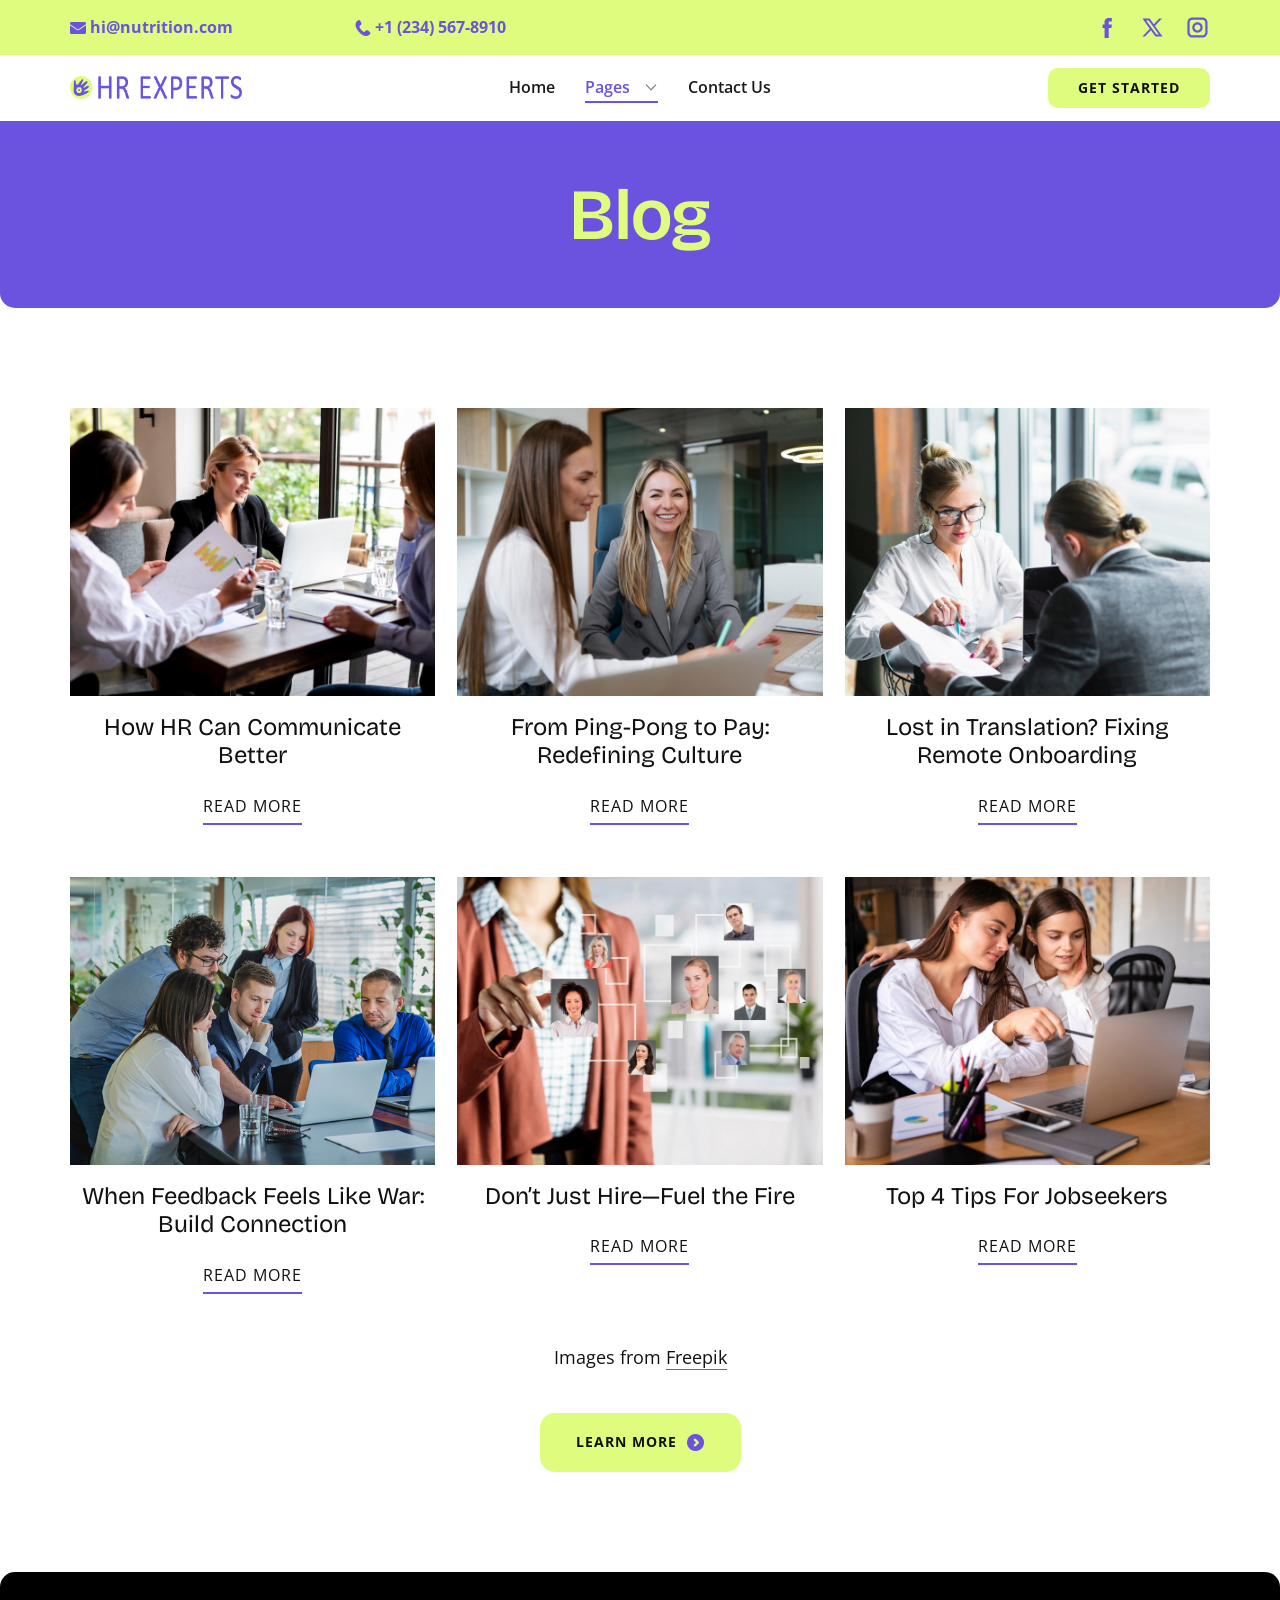
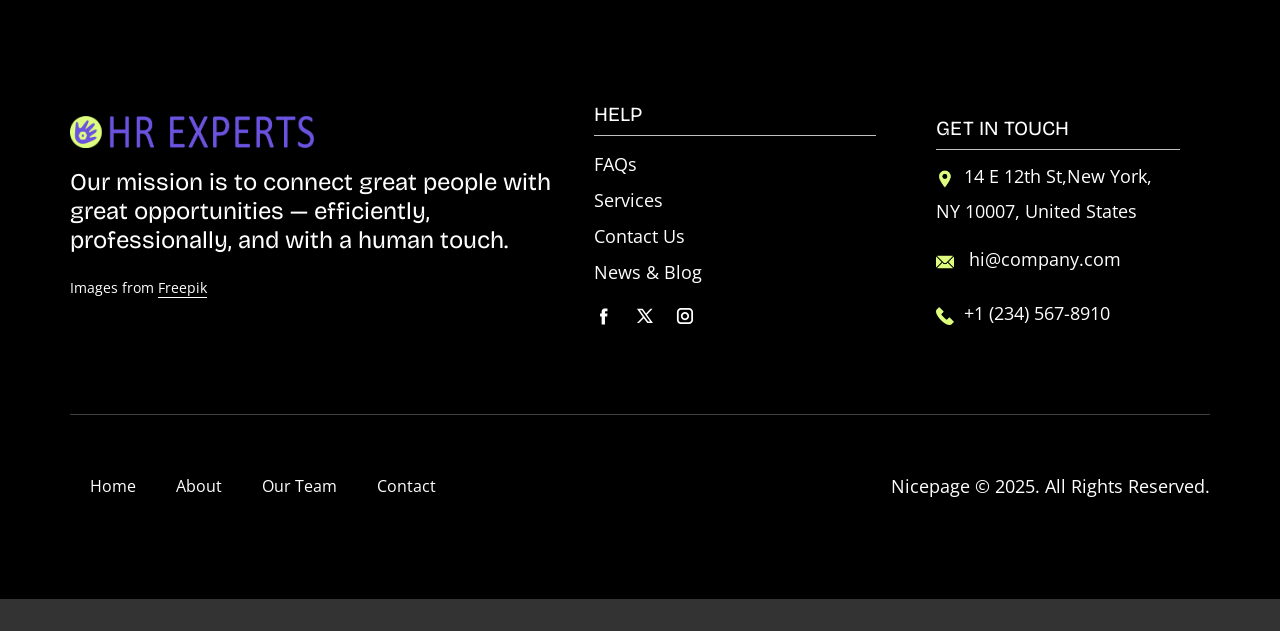
<file: Blog.html>
<!DOCTYPE html>
<html style="font-size: 16px;" lang="en"><head>
    <meta name="viewport" content="width=device-width, initial-scale=1.0">
    <meta charset="utf-8">
    <meta name="keywords" content="Blog">
    <meta name="description" content="">
    <title>Blog</title>
    <link rel="stylesheet" href="nicepage.css" media="screen">
<link rel="stylesheet" href="Blog.css" media="screen">
    <script class="u-script" type="text/javascript" src="jquery.js" defer=""></script>
    <script class="u-script" type="text/javascript" src="nicepage.js" defer=""></script>
    <meta name="generator" content="Nicepage 8.4.0, nicepage.com">
    
    
    
    
    
    
    <link id="u-page-google-font" rel="stylesheet" href="https://fonts.googleapis.com/css2?display=swap&amp;family=Open+Sans:ital,wght@0,300;0,400;0,500;0,600;0,700;0,800;1,300;1,400;1,500;1,600;1,700;1,800&amp;family=Bricolage+Grotesque:wght@200;300;400;500;600;700;800">
    <script type="application/ld+json">{
		"@context": "http://schema.org",
		"@type": "Organization",
		"name": "",
		"logo": "images/hr-logo.png",
		"sameAs": [
				"https://facebook.com/name",
				"https://twitter.com/name",
				"https://instagram.com/name",
				"https://facebook.com/name",
				"https://twitter.com/name",
				"https://instagram.com/name"
		]
}</script>
    <meta name="theme-color" content="#defd7f">
    <meta name="twitter:site" content="@">
    <meta name="twitter:card" content="summary_large_image">
    <meta name="twitter:title" content="Blog">
    <meta name="twitter:description" content="">
    <meta property="og:title" content="Blog">
    <meta property="og:type" content="website">
  <meta data-intl-tel-input-cdn-path="intlTelInput/"></head>
  <body data-path-to-root="./" data-include-products="false" class="u-body u-xl-mode" data-lang="en"><header class="u-border-no-bottom u-border-no-left u-border-no-right u-border-no-top u-clearfix u-header u-section-row-container" id="header" style="background-image: none"><div class="u-section-rows">
        <div class="u-clearfix u-palette-1-base u-section-row u-section-row-1">
          <div class="u-clearfix u-sheet u-valign-middle-sm u-valign-middle-xs u-sheet-1">
            <div class="data-layout-selected u-clearfix u-expanded-width u-gutter-0 u-layout-custom-sm u-layout-custom-xs u-layout-wrap u-layout-wrap-1">
              <div class="u-gutter-0 u-layout">
                <div class="u-layout-row">
                  <div class="u-container-align-left u-container-style u-layout-cell u-shape-rectangle u-size-15-lg u-size-15-md u-size-15-xl u-size-30-sm u-size-30-xs u-layout-cell-1">
                    <div class="u-container-layout u-valign-middle u-container-layout-1">
                      <a href="mailto:hi@car.repair.com" class="u-active-none u-align-left u-border-active-palette-1-base u-border-hover-white u-btn u-button-link u-button-style u-hover-none u-none u-text-active-palette-2-dark-3 u-text-hover-palette-2-dark-3 u-text-palette-2-base u-btn-1" data-animation-name="" data-animation-duration="0" data-animation-delay="0" data-animation-direction=""><span class="u-file-icon u-icon u-text-palette-2-base u-icon-1"><img src="images/2099199-a014f34f.png" alt=""></span>&nbsp;hi@nutrition.com
                      </a>
                    </div>
                  </div>
                  <div class="u-container-align-left u-container-style u-layout-cell u-shape-rectangle u-size-17-lg u-size-17-md u-size-17-xl u-size-30-sm u-size-30-xs u-layout-cell-2">
                    <div class="u-container-layout u-valign-middle u-container-layout-2">
                      <a href="tel:+12345678910" class="u-active-none u-align-left u-border-active-palette-1-base u-border-hover-white u-btn u-button-link u-button-style u-hover-none u-none u-text-active-palette-2-dark-3 u-text-hover-palette-2-dark-3 u-text-palette-2-base u-btn-2" data-animation-name="" data-animation-duration="0" data-animation-delay="0" data-animation-direction=""><span class="u-file-icon u-icon u-text-palette-2-base"><img src="images/1257-2ae193ba.png" alt=""></span>&nbsp;​+1 (234) 567-8910
                      </a>
                    </div>
                  </div>
                  <div class="u-container-style u-hidden-sm u-hidden-xs u-layout-cell u-shape-rectangle u-size-16-md u-size-18-lg u-size-18-xl u-size-30-sm u-size-30-xs u-layout-cell-3">
                    <div class="u-container-layout u-container-layout-3"></div>
                  </div>
                  <div class="u-container-align-left-sm u-container-align-left-xs u-container-align-right-lg u-container-align-right-md u-container-align-right-xl u-container-style u-layout-cell u-size-10-lg u-size-10-xl u-size-12-md u-size-30-sm u-size-30-xs u-layout-cell-4">
                    <div class="u-container-layout u-valign-middle u-container-layout-4">
                      <div class="u-social-icons u-social-icons-1">
                        <a class="u-social-url" title="facebook" target="_blank" href="https://facebook.com/name"><span class="u-icon u-social-facebook u-social-icon u-text-palette-2-base u-icon-3"><svg class="u-svg-link" preserveAspectRatio="xMidYMin slice" viewBox="0 0 112 112" style=""><use xlink:href="#svg-e935"></use></svg><svg class="u-svg-content" viewBox="0 0 112 112" x="0" y="0" id="svg-e935"><path fill="currentColor" d="M75.5,28.8H65.4c-1.5,0-4,0.9-4,4.3v9.4h13.9l-1.5,15.8H61.4v45.1H42.8V58.3h-8.8V42.4h8.8V32.2
c0-7.4,3.4-18.8,18.8-18.8h13.8v15.4H75.5z"></path></svg></span>
                        </a>
                        <a class="u-social-url" title="twitter" target="_blank" href="https://twitter.com/name"><span class="u-icon u-social-icon u-social-twitter u-text-palette-2-base u-icon-4"><svg class="u-svg-link" preserveAspectRatio="xMidYMin slice" viewBox="0 0 112.2 112.2" style=""><use xlink:href="#svg-b4b3"></use></svg><svg class="u-svg-content" viewBox="0 0 112.2 112.2" x="0px" y="0px" id="svg-b4b3"><path d="M67.1,49.1L98.6,16h-12L62,42L43.2,16H11l32.8,45.2L11,96h11.6l26.3-27.7L69.1,96H101L67.1,49.1z M55,61.9l-5.1-7L27.5,24.4
	h11.4l17.3,23.8l5.1,7.1l23.4,32.2H73.8L55,61.9z"></path></svg></span>
                        </a>
                        <a class="u-social-url" title="instagram" target="_blank" href="https://instagram.com/name"><span class="u-icon u-social-icon u-social-instagram u-text-palette-2-base u-icon-5"><svg class="u-svg-link" preserveAspectRatio="xMidYMin slice" viewBox="0 0 112 112" style=""><use xlink:href="#svg-f50c"></use></svg><svg class="u-svg-content" viewBox="0 0 112 112" x="0" y="0" id="svg-f50c"><path fill="currentColor" d="M55.9,32.9c-12.8,0-23.2,10.4-23.2,23.2s10.4,23.2,23.2,23.2s23.2-10.4,23.2-23.2S68.7,32.9,55.9,32.9z
	 M55.9,69.4c-7.4,0-13.3-6-13.3-13.3c-0.1-7.4,6-13.3,13.3-13.3s13.3,6,13.3,13.3C69.3,63.5,63.3,69.4,55.9,69.4z"></path><path fill="currentColor" d="M78.2,11H33.5C21,11,10.8,21.3,10.8,33.7v44.7c0,12.6,10.2,22.8,22.7,22.8h44.7c12.6,0,22.7-10.2,22.7-22.7
	V33.7C100.8,21.1,90.6,11,78.2,11z M91,78.4c0,7.1-5.8,12.8-12.8,12.8H33.5c-7.1,0-12.8-5.8-12.8-12.8V33.7
	c0-7.1,5.8-12.8,12.8-12.8h44.7c7.1,0,12.8,5.8,12.8,12.8V78.4z"></path></svg></span>
                        </a>
                      </div>
                    </div>
                  </div>
                </div>
              </div>
            </div>
          </div>
          
          
          
          
          
        </div>
        <div class="u-clearfix u-section-row" data-animation-name="" data-animation-duration="0" data-animation-delay="0" data-animation-direction="">
          <div class="u-clearfix u-sheet u-valign-middle-lg u-valign-middle-md u-valign-middle-sm u-valign-middle-xs u-sheet-2">
            <a href="#" class="u-enable-responsive u-image u-logo u-image-1" data-image-width="1138" data-image-height="149">
              <img src="images/hr-logo.png" class="u-logo-image u-logo-image-1">
            </a>
            <nav class="u-dropdown-icon u-menu u-menu-dropdown u-offcanvas u-menu-1" data-responsive-from="MD" role="navigation">
              <div class="menu-collapse" style="font-size: 1rem; letter-spacing: 0px; font-weight: 600;">
                <a class="u-button-style u-custom-active-border-color u-custom-border u-custom-border-color u-custom-borders u-custom-hover-border-color u-custom-left-right-menu-spacing u-custom-padding-bottom u-custom-text-active-color u-custom-text-color u-custom-text-hover-color u-custom-top-bottom-menu-spacing u-hamburger-link u-nav-link u-text-active-palette-1-dark-3 u-text-hover-palette-1-dark-3 u-text-palette-2-base" href="#" tabindex="-1" aria-label="Open menu" aria-controls="f711">
                  <svg class="u-svg-link" viewBox="0 0 24 24"><use xlink:href="#menu-hamburger"></use></svg>
                  <svg class="u-svg-content" version="1.1" id="menu-hamburger" viewBox="0 0 16 16" x="0px" y="0px" xmlns:xlink="http://www.w3.org/1999/xlink" xmlns="http://www.w3.org/2000/svg"><g><rect y="1" width="16" height="2"></rect><rect y="7" width="16" height="2"></rect><rect y="13" width="16" height="2"></rect>
</g></svg>
                </a>
              </div>
              <div class="u-custom-menu u-nav-container">
                <ul class="u-nav u-spacing-30 u-unstyled u-nav-1" role="menubar"><li role="none" class="u-nav-item"><a role="menuitem" class="u-border-2 u-border-active-palette-2-base u-border-hover-palette-2-base u-border-no-left u-border-no-right u-border-no-top u-button-style u-nav-link u-text-active-palette-2-base u-text-grey-90 u-text-hover-grey-90 u-nav-link-2" href="./">Home</a>
</li><li role="none" class="u-nav-item"><a tabindex="-1" role="menuitem" class="u-border-2 u-border-active-palette-2-base u-border-hover-palette-2-base u-border-no-left u-border-no-right u-border-no-top u-button-style u-nav-link u-text-active-palette-2-base u-text-grey-90 u-text-hover-grey-90 u-nav-link-2" aria-haspopup="true" aria-current="page">Pages</a><div class="u-nav-popup"><ul role="menu" class="u-h-spacing-22 u-nav u-unstyled u-v-spacing-12" aria-label="Pages menu"><li role="none" class="u-nav-item"><a role="menuitem" class="u-active-palette-1-light-3 u-button-style u-hover-palette-1-light-3 u-nav-link u-text-active-palette-2-base u-text-black u-text-hover-palette-2-base u-white" href="About.html">About Us</a>
</li><li role="none" class="u-nav-item"><a role="menuitem" class="u-active-palette-1-light-3 u-button-style u-hover-palette-1-light-3 u-nav-link u-text-active-palette-2-base u-text-black u-text-hover-palette-2-base u-white" href="Services.html">Our Services</a>
</li><li role="none" class="u-nav-item"><a role="menuitem" class="u-active-palette-1-light-3 u-button-style u-hover-palette-1-light-3 u-nav-link u-text-active-palette-2-base u-text-black u-text-hover-palette-2-base u-white" href="FAQ-Page.html">FAQ</a>
</li><li role="none" class="u-nav-item"><a role="menuitem" class="u-active-palette-1-light-3 u-button-style u-hover-palette-1-light-3 u-nav-link u-text-active-palette-2-base u-text-black u-text-hover-palette-2-base u-white" href="Blog.html">Blog Page</a>
</li><li role="none" class="u-nav-item"><a role="menuitem" class="u-active-palette-1-light-3 u-button-style u-hover-palette-1-light-3 u-nav-link u-text-active-palette-2-base u-text-black u-text-hover-palette-2-base u-white" href="Team.html">Our Team</a>
</li></ul>
</div>
</li><li role="none" class="u-nav-item"><a role="menuitem" class="u-border-2 u-border-active-palette-2-base u-border-hover-palette-2-base u-border-no-left u-border-no-right u-border-no-top u-button-style u-nav-link u-text-active-palette-2-base u-text-grey-90 u-text-hover-grey-90 u-nav-link-2" href="Contact.html">Contact Us</a>
</li></ul>
              </div>
              <div class="u-custom-menu u-nav-container-collapse" id="f711" role="region" aria-label="Menu panel">
                <div class="u-black u-container-style u-inner-container-layout u-opacity u-opacity-95 u-sidenav">
                  <div class="u-inner-container-layout u-sidenav-overflow">
                    <div class="u-menu-close" tabindex="-1" aria-label="Close menu"></div>
                    <ul class="u-align-center u-nav u-popupmenu-items u-unstyled u-nav-3" role="menubar"><li role="none" class="u-nav-item"><a role="menuitem" class="u-button-style u-nav-link" href="./">Home</a>
</li><li role="none" class="u-nav-item"><a tabindex="-1" role="menuitem" class="u-button-style u-nav-link" aria-haspopup="true" aria-current="page">Pages</a><div class="u-nav-popup"><ul role="menu" class="u-h-spacing-22 u-nav u-unstyled u-v-spacing-12" aria-label="Pages menu"><li role="none" class="u-nav-item"><a role="menuitem" class="u-button-style u-nav-link" href="About.html">About Us</a>
</li><li role="none" class="u-nav-item"><a role="menuitem" class="u-button-style u-nav-link" href="Services.html">Our Services</a>
</li><li role="none" class="u-nav-item"><a role="menuitem" class="u-button-style u-nav-link" href="FAQ-Page.html">FAQ</a>
</li><li role="none" class="u-nav-item"><a role="menuitem" class="u-button-style u-nav-link" href="Blog.html">Blog Page</a>
</li><li role="none" class="u-nav-item"><a role="menuitem" class="u-button-style u-nav-link" href="Team.html">Our Team</a>
</li></ul>
</div>
</li><li role="none" class="u-nav-item"><a role="menuitem" class="u-button-style u-nav-link" href="Contact.html">Contact Us</a>
</li></ul>
                  </div>
                </div>
                <div class="u-black u-menu-overlay u-opacity u-opacity-70"></div>
              </div>
              <style class="menu-style">@media (max-width: 939px) {
                    [data-responsive-from="MD"] .u-nav-container {
                        display: none;
                    }
                    [data-responsive-from="MD"] .menu-collapse {
                        display: block;
                    }
                }</style>
            </nav>
            <a href="" class="u-align-left-xs u-btn u-btn-round u-button-style u-hover-palette-1-light-1 u-palette-1-base u-radius u-btn-3" data-animation-name="" data-animation-duration="0" data-animation-delay="0" data-animation-direction="">Get Started </a>
          </div>
          
          
          
          
          
        </div>
      </div></header>
    <section class="u-clearfix u-container-align-center u-palette-2-base u-section-1" id="block-1">
      <div class="u-clearfix u-sheet u-valign-bottom u-sheet-1">
        <h1 class="u-align-center u-text u-text-default u-text-palette-1-light-1 u-text-1" data-animation-name="customAnimationIn" data-animation-duration="1000" data-animation-delay="200">Blog</h1>
      </div>
    </section>
    <section class="u-clearfix u-container-align-center u-valign-bottom-md u-valign-bottom-sm u-valign-bottom-xs u-valign-top-lg u-valign-top-xl u-section-2" id="block-2">
      <div class="u-expanded-width u-palette-2-base u-radius u-shape u-shape-round u-shape-1"></div>
    </section>
    <section class="u-align-center u-clearfix u-container-align-center u-section-3" id="block-3">
      <div class="u-clearfix u-sheet u-valign-middle u-sheet-1"><!--blog--><!--blog_options_json--><!--{"type":"Recent","source":"","tags":"","count":"7"}--><!--/blog_options_json-->
        <div class="u-blog u-expanded-width u-blog-1" data-site-sorting-prop="created" data-site-sorting-order="desc" data-max-items="7" data-blog-id="blog-1">
          <div class="u-list-control"></div>
          <div class="u-repeater u-repeater-1"><!--blog_post-->
            <div class="u-align-center u-blog-post u-container-align-center u-container-style u-repeater-item u-video-cover u-white u-repeater-item-1">
              <div class="u-container-layout u-similar-container u-valign-top u-container-layout-1"><!--blog_post_image-->
                <img alt="" class="u-blog-control u-expanded-width u-image u-image-default u-image-1" src="images/high-angle-team-meeting-with-wom.jpg" data-image-width="626" data-image-height="417" data-href="blog/how-hr-can-communicate-better.html"><!--/blog_post_image--><!--blog_post_header-->
                <h4 class="u-align-center u-blog-control u-text u-text-1">
                  <a class="u-post-header-link" href="blog/how-hr-can-communicate-better.html">How HR Can Communicate Better</a>
                </h4><!--/blog_post_header--><!--blog_post_readmore-->
                <a href="blog/how-hr-can-communicate-better.html" class="u-align-center u-blog-control u-border-2 u-border-active-palette-2-base u-border-hover-palette-2-base u-border-no-left u-border-no-right u-border-no-top u-border-palette-2-base u-btn u-button-style u-none u-text-active-palette-2-base u-text-body-color u-text-hover-palette-2-base u-btn-1"><!--blog_post_readmore_content--><!--options_json--><!--{"content":"","defaultValue":"Read More"}--><!--/options_json-->Read More<!--/blog_post_readmore_content--></a><!--/blog_post_readmore-->
              </div>
            </div><div class="u-align-center u-blog-post u-container-align-center u-container-style u-repeater-item u-video-cover u-white u-repeater-item-2">
              <div class="u-container-layout u-similar-container u-valign-top u-container-layout-2"><!--blog_post_image-->
                <img alt="" class="u-blog-control u-expanded-width u-image u-image-default u-image-2" src="images/side-view-smiley-women-working-t.jpg" data-image-width="626" data-image-height="417" data-href="blog/from-ping-pong-to-pay-redefining-culture.html"><!--/blog_post_image--><!--blog_post_header-->
                <h4 class="u-align-center u-blog-control u-text u-text-2">
                  <a class="u-post-header-link" href="blog/from-ping-pong-to-pay-redefining-culture.html">From Ping-Pong to Pay: Redefining Culture</a>
                </h4><!--/blog_post_header--><!--blog_post_readmore-->
                <a href="blog/from-ping-pong-to-pay-redefining-culture.html" class="u-align-center u-blog-control u-border-2 u-border-active-palette-2-base u-border-hover-palette-2-base u-border-no-left u-border-no-right u-border-no-top u-border-palette-2-base u-btn u-button-style u-none u-text-active-palette-2-base u-text-body-color u-text-hover-palette-2-base u-btn-2"><!--blog_post_readmore_content--><!--options_json--><!--{"content":"","defaultValue":"Read More"}--><!--/options_json-->Read More<!--/blog_post_readmore_content--></a><!--/blog_post_readmore-->
              </div>
            </div><div class="u-align-center u-blog-post u-container-align-center u-container-style u-repeater-item u-video-cover u-white u-repeater-item-3">
              <div class="u-container-layout u-similar-container u-valign-top u-container-layout-3"><!--blog_post_image-->
                <img alt="" class="u-blog-control u-expanded-width u-image u-image-default u-image-3" src="images/two-businesspeople-doing-paperwo.jpg" data-image-width="1600" data-image-height="1067" data-href="blog/lost-in-translation-fixing-remote-onboarding.html"><!--/blog_post_image--><!--blog_post_header-->
                <h4 class="u-align-center u-blog-control u-text u-text-3">
                  <a class="u-post-header-link" href="blog/lost-in-translation-fixing-remote-onboarding.html">Lost in Translation? Fixing Remote Onboarding</a>
                </h4><!--/blog_post_header--><!--blog_post_readmore-->
                <a href="blog/lost-in-translation-fixing-remote-onboarding.html" class="u-align-center u-blog-control u-border-2 u-border-active-palette-2-base u-border-hover-palette-2-base u-border-no-left u-border-no-right u-border-no-top u-border-palette-2-base u-btn u-button-style u-none u-text-active-palette-2-base u-text-body-color u-text-hover-palette-2-base u-btn-3"><!--blog_post_readmore_content--><!--options_json--><!--{"content":"","defaultValue":"Read More"}--><!--/options_json-->Read More<!--/blog_post_readmore_content--></a><!--/blog_post_readmore-->
              </div>
            </div><div class="u-align-center u-blog-post u-container-align-center u-container-style u-repeater-item u-video-cover u-white u-repeater-item-4">
              <div class="u-container-layout u-similar-container u-valign-top u-container-layout-4"><!--blog_post_image-->
                <img alt="" class="u-blog-control u-expanded-width u-image u-image-default u-image-4" src="images/people-creating-new-project-8.jpg" data-image-width="1600" data-image-height="1067" data-href="blog/when-feedback-feels-like-war-build-connection.html"><!--/blog_post_image--><!--blog_post_header-->
                <h4 class="u-align-center u-blog-control u-text u-text-4">
                  <a class="u-post-header-link" href="blog/when-feedback-feels-like-war-build-connection.html">When Feedback Feels Like War: Build Connection</a>
                </h4><!--/blog_post_header--><!--blog_post_readmore-->
                <a href="blog/when-feedback-feels-like-war-build-connection.html" class="u-align-center u-blog-control u-border-2 u-border-active-palette-2-base u-border-hover-palette-2-base u-border-no-left u-border-no-right u-border-no-top u-border-palette-2-base u-btn u-button-style u-none u-text-active-palette-2-base u-text-body-color u-text-hover-palette-2-base u-btn-4"><!--blog_post_readmore_content--><!--options_json--><!--{"content":"","defaultValue":"Read More"}--><!--/options_json-->Read More<!--/blog_post_readmore_content--></a><!--/blog_post_readmore-->
              </div>
            </div><div class="u-align-center u-blog-post u-container-align-center u-container-style u-repeater-item u-video-cover u-white u-repeater-item-5">
              <div class="u-container-layout u-similar-container u-valign-top u-container-layout-5"><!--blog_post_image-->
                <img alt="" class="u-blog-control u-expanded-width u-image u-image-default u-image-5" src="images/woman-selecting-pictures-people.jpg" data-image-width="1600" data-image-height="1067" data-href="blog/dont-just-hirefuel-the-fire.html"><!--/blog_post_image--><!--blog_post_header-->
                <h4 class="u-align-center u-blog-control u-text u-text-5">
                  <a class="u-post-header-link" href="blog/dont-just-hirefuel-the-fire.html">Don’t Just Hire—Fuel the Fire</a>
                </h4><!--/blog_post_header--><!--blog_post_readmore-->
                <a href="blog/dont-just-hirefuel-the-fire.html" class="u-align-center u-blog-control u-border-2 u-border-active-palette-2-base u-border-hover-palette-2-base u-border-no-left u-border-no-right u-border-no-top u-border-palette-2-base u-btn u-button-style u-none u-text-active-palette-2-base u-text-body-color u-text-hover-palette-2-base u-btn-5"><!--blog_post_readmore_content--><!--options_json--><!--{"content":"","defaultValue":"Read More"}--><!--/options_json-->Read More<!--/blog_post_readmore_content--></a><!--/blog_post_readmore-->
              </div>
            </div><div class="u-align-center u-blog-post u-container-align-center u-container-style u-repeater-item u-video-cover u-white u-repeater-item-6">
              <div class="u-container-layout u-similar-container u-valign-top u-container-layout-6"><!--blog_post_image-->
                <img alt="" class="u-blog-control u-expanded-width u-image u-image-default u-image-6" src="images/beautiful-female-work-mock-up_23.jpg" data-image-width="1600" data-image-height="1067" data-href="blog/top-4-tips-for-jobseekers.html"><!--/blog_post_image--><!--blog_post_header-->
                <h4 class="u-align-center u-blog-control u-text u-text-6">
                  <a class="u-post-header-link" href="blog/top-4-tips-for-jobseekers.html">Top 4 Tips For Jobseekers</a>
                </h4><!--/blog_post_header--><!--blog_post_readmore-->
                <a href="blog/top-4-tips-for-jobseekers.html" class="u-align-center u-blog-control u-border-2 u-border-active-palette-2-base u-border-hover-palette-2-base u-border-no-left u-border-no-right u-border-no-top u-border-palette-2-base u-btn u-button-style u-none u-text-active-palette-2-base u-text-body-color u-text-hover-palette-2-base u-btn-6"><!--blog_post_readmore_content--><!--options_json--><!--{"content":"","defaultValue":"Read More"}--><!--/options_json-->Read More<!--/blog_post_readmore_content--></a><!--/blog_post_readmore-->
              </div>
            </div><!--/blog_post--><!--blog_post-->
            <!--/blog_post--><!--blog_post-->
            <!--/blog_post--><!--blog_post-->
            <!--/blog_post--><!--blog_post-->
            <!--/blog_post--><!--blog_post-->
            <!--/blog_post-->
          </div>
          <div class="u-list-control"></div>
        </div><!--/blog-->
        <p class="u-text u-text-default u-text-7">Images from <a href="https://www.freepik.com/free-photos-vectors/business" class="u-active-none u-border-1 u-border-active-black u-border-hover-black u-border-no-left u-border-no-right u-border-no-top u-border-palette-2-base u-btn u-button-link u-button-style u-hover-none u-none u-text-active-black u-text-body-color u-text-hover-black u-btn-7">Freepik</a>
        </p>
        <a href="" class="u-active-white u-align-left u-border-2 u-border-active-palette-2-base u-border-hover-palette-2-base u-border-palette-1-base u-btn u-btn-round u-button-style u-hover-white u-palette-1-base u-radius u-btn-8">Learn more&nbsp;&nbsp;<span class="u-file-icon u-icon u-text-palette-2-base u-icon-1"><img src="images/18.png" alt=""></span>
        </a>
      </div>
    </section>
    <section class="u-clearfix u-container-align-center u-valign-bottom u-section-4" id="block-4">
      <div class="u-black u-expanded-width u-radius u-shape u-shape-round u-shape-1"></div>
    </section>
    
    
    
    <footer class="u-align-center-sm u-align-center-xs u-black u-clearfix u-container-align-center u-footer" id="footer"><div class="u-clearfix u-sheet u-valign-middle u-sheet-1">
        <div class="data-layout-selected u-clearfix u-expanded-width u-layout-wrap u-layout-wrap-1">
          <div class="u-gutter-0 u-layout">
            <div class="u-layout-row">
              <div class="u-container-align-left u-container-style u-layout-cell u-shape-rectangle u-size-26-lg u-size-26-xl u-size-26-xxl u-size-40-md u-size-40-sm u-size-40-xs u-layout-cell-1">
                <div class="u-container-layout u-valign-top u-container-layout-1">
                  <a href="" class="u-image u-logo u-image-1" data-image-width="1138" data-image-height="149">
                    <img src="images/hr-logo.png" class="u-logo-image u-logo-image-1">
                  </a>
                  <h4 class="u-align-left u-text u-text-default u-text-1"> Our mission is to connect great people with great opportunities — efficiently, professionally, and with a human touch.</h4>
                  <p class="u-align-left u-text u-text-2">Images from <a href="https://www.freepik.com/" class="u-active-none u-border-1 u-border-active-palette-1-base u-border-hover-palette-1-base u-border-no-left u-border-no-right u-border-no-top u-border-white u-btn u-button-link u-button-style u-hover-none u-none u-text-body-alt-color u-btn-1" target="_blank" data-animation-name="" data-animation-duration="0" data-animation-delay="0" data-animation-direction="">Freepik</a>
                  </p>
                </div>
              </div>
              <div class="u-container-style u-layout-cell u-shape-rectangle u-size-18-lg u-size-18-xl u-size-18-xxl u-size-20-md u-size-20-sm u-size-20-xs u-layout-cell-2">
                <div class="u-container-layout u-valign-top u-container-layout-2">
                  <h5 class="u-align-left u-text u-text-3"> Help</h5>
                  <div class="u-align-left u-border-1 u-border-grey-25 u-border-no-bottom u-border-no-left u-expanded-width u-line u-line-horizontal u-line-1"></div>
                  <p class="u-align-left u-text u-text-4">
                    <a href="#" class="u-active-none u-border-1 u-border-active-white u-border-hover-white u-border-no-left u-border-no-right u-border-no-top u-btn u-button-link u-button-style u-hover-none u-none u-text-active-grey-10 u-text-body-alt-color u-text-hover-grey-10 u-btn-2" title="#" data-animation-name="" data-animation-duration="0" data-animation-delay="0" data-animation-direction=""> FAQs</a>
                    <a href="#" class="u-active-none u-border-1 u-border-active-white u-border-hover-white u-border-no-left u-border-no-right u-border-no-top u-btn u-button-link u-button-style u-hover-none u-none u-text-active-grey-10 u-text-body-alt-color u-text-hover-grey-10 u-btn-3" title="#" data-animation-name="" data-animation-duration="0" data-animation-delay="0" data-animation-direction="">
                      <br>Services
                    </a>
                    <br>
                    <a href="#" class="u-active-none u-border-1 u-border-active-white u-border-hover-white u-border-no-left u-border-no-right u-border-no-top u-btn u-button-link u-button-style u-hover-none u-none u-text-active-grey-10 u-text-body-alt-color u-text-hover-grey-10 u-btn-4" title="#" data-animation-name="" data-animation-duration="0" data-animation-delay="0" data-animation-direction=""> Contact Us<br>
                    </a>
                    <a href="#" class="u-active-none u-border-1 u-border-active-white u-border-hover-white u-border-no-left u-border-no-right u-border-no-top u-btn u-button-link u-button-style u-hover-none u-none u-text-active-grey-10 u-text-body-alt-color u-text-hover-grey-10 u-btn-5" data-animation-name="" data-animation-duration="0" data-animation-delay="0" data-animation-direction=""> News &amp; Blog</a>
                    <br>
                  </p>
                  <div class="u-social-icons u-social-icons-1">
                    <a class="u-social-url" title="facebook" target="_blank" href="https://facebook.com/name"><span class="u-icon u-social-facebook u-social-icon u-text-white u-icon-1"><svg class="u-svg-link" preserveAspectRatio="xMidYMin slice" viewBox="0 0 112 112" style=""><use xlink:href="#svg-58df"></use></svg><svg class="u-svg-content" viewBox="0 0 112 112" x="0" y="0" id="svg-58df"><path fill="currentColor" d="M75.5,28.8H65.4c-1.5,0-4,0.9-4,4.3v9.4h13.9l-1.5,15.8H61.4v45.1H42.8V58.3h-8.8V42.4h8.8V32.2
c0-7.4,3.4-18.8,18.8-18.8h13.8v15.4H75.5z"></path></svg></span>
                    </a>
                    <a class="u-social-url" title="twitter" target="_blank" href="https://twitter.com/name"><span class="u-icon u-social-icon u-social-twitter u-text-white u-icon-2"><svg class="u-svg-link" preserveAspectRatio="xMidYMin slice" viewBox="0 0 112.2 112.2" style=""><use xlink:href="#svg-e10a"></use></svg><svg class="u-svg-content" viewBox="0 0 112.2 112.2" x="0px" y="0px" id="svg-e10a"><path d="M67.1,49.1L98.6,16h-12L62,42L43.2,16H11l32.8,45.2L11,96h11.6l26.3-27.7L69.1,96H101L67.1,49.1z M55,61.9l-5.1-7L27.5,24.4
	h11.4l17.3,23.8l5.1,7.1l23.4,32.2H73.8L55,61.9z"></path></svg></span>
                    </a>
                    <a class="u-social-url" title="instagram" target="_blank" href="https://instagram.com/name"><span class="u-icon u-social-icon u-social-instagram u-text-white u-icon-3"><svg class="u-svg-link" preserveAspectRatio="xMidYMin slice" viewBox="0 0 112 112" style=""><use xlink:href="#svg-3bdf"></use></svg><svg class="u-svg-content" viewBox="0 0 112 112" x="0" y="0" id="svg-3bdf"><path fill="currentColor" d="M55.9,32.9c-12.8,0-23.2,10.4-23.2,23.2s10.4,23.2,23.2,23.2s23.2-10.4,23.2-23.2S68.7,32.9,55.9,32.9z
	 M55.9,69.4c-7.4,0-13.3-6-13.3-13.3c-0.1-7.4,6-13.3,13.3-13.3s13.3,6,13.3,13.3C69.3,63.5,63.3,69.4,55.9,69.4z"></path><path fill="currentColor" d="M78.2,11H33.5C21,11,10.8,21.3,10.8,33.7v44.7c0,12.6,10.2,22.8,22.7,22.8h44.7c12.6,0,22.7-10.2,22.7-22.7
	V33.7C100.8,21.1,90.6,11,78.2,11z M91,78.4c0,7.1-5.8,12.8-12.8,12.8H33.5c-7.1,0-12.8-5.8-12.8-12.8V33.7
	c0-7.1,5.8-12.8,12.8-12.8h44.7c7.1,0,12.8,5.8,12.8,12.8V78.4z"></path></svg></span>
                    </a>
                  </div>
                </div>
              </div>
              <div class="u-container-style u-layout-cell u-shape-rectangle u-size-16-lg u-size-16-xl u-size-16-xxl u-size-60-md u-size-60-sm u-size-60-xs u-layout-cell-3">
                <div class="u-container-layout u-valign-top u-container-layout-3">
                  <h5 class="u-align-left u-text u-text-5"> Get In Touch</h5>
                  <div class="u-align-left u-border-1 u-border-grey-25 u-border-no-bottom u-border-no-left u-expanded-width u-line u-line-horizontal u-line-2" data-animation-name="" data-animation-duration="0" data-animation-delay="0" data-animation-direction=""></div>
                  <p class="u-align-left u-text u-text-6"><span class="u-file-icon u-icon u-text-palette-1-base u-icon-4"><img src="images/1-93d55d40.png" alt=""></span>&nbsp;​​​​14 E 12th St,New York, NY 10007, United States
                  </p>
                  <p class="u-align-left u-text u-text-default u-text-7"><span class="u-file-icon u-icon u-text-palette-1-base u-icon-5"><img src="images/2-6e531309.png" alt=""></span>&nbsp; <a href="mailto:hi@car.repair.com" class="u-active-none u-border-1 u-border-active-white u-border-hover-white u-border-no-left u-border-no-right u-border-no-top u-btn u-button-link u-button-style u-hover-none u-none u-text-active-grey-10 u-text-body-alt-color u-text-hover-grey-10 u-btn-6" data-animation-name="" data-animation-duration="0" data-animation-delay="0" data-animation-direction="">hi@company.com</a>
                  </p>
                  <p class="u-align-left u-text u-text-8">
                    <a href="tel:+12345678910" class="u-active-none u-border-1 u-border-active-white u-border-hover-white u-border-no-left u-border-no-right u-border-no-top u-btn u-button-link u-button-style u-hover-none u-none u-text-active-grey-10 u-text-body-alt-color u-text-hover-grey-10 u-btn-7" data-animation-name="" data-animation-duration="0" data-animation-delay="0" data-animation-direction=""><span class="u-file-icon u-icon u-text-palette-1-base u-icon-6"><img src="images/3-b3d4a3e3.png" alt=""></span>&nbsp;​+1 (234) 567-8910
                    </a>
                  </p>
                </div>
              </div>
            </div>
          </div>
        </div>
        <div class="u-align-center u-border-1 u-border-grey-75 u-expanded-width u-line u-line-horizontal u-line-3"></div>
        <div class="data-layout-selected u-clearfix u-expanded-width u-layout-custom-xs u-layout-wrap u-layout-wrap-2">
          <div class="u-layout">
            <div class="u-layout-row">
              <div class="u-container-style u-layout-cell u-size-14-xs u-size-30-lg u-size-30-xl u-size-30-xxl u-size-60-md u-size-60-sm u-layout-cell-4">
                <div class="u-container-layout u-valign-middle u-container-layout-4">
                  <nav class="u-menu u-menu-dropdown u-offcanvas u-menu-1" data-responsive-from="XS" role="navigation">
                    <div class="menu-collapse">
                      <a class="u-button-style u-hamburger-link u-nav-link" aria-label="Open menu" aria-controls="e226" href="#">
                        <svg class="u-svg-link" viewBox="0 0 24 24"><use xlink:href="#svg-23e0"></use></svg>
                        <svg class="u-svg-content" version="1.1" id="svg-23e0" viewBox="0 0 16 16" x="0px" y="0px" xmlns:xlink="http://www.w3.org/1999/xlink" xmlns="http://www.w3.org/2000/svg"><g><rect y="1" width="16" height="2"></rect><rect y="7" width="16" height="2"></rect><rect y="13" width="16" height="2"></rect>
</g></svg>
                      </a>
                    </div>
                    <div class="u-custom-menu u-nav-container">
                      <ul class="u-nav u-unstyled" role="menubar"><li class="u-nav-item" role="none"><a class="u-button-style u-nav-link" href="#" tabindex="-1" role="menuitem" aria-haspopup="true" aria-expanded="false">Home</a>
</li><li class="u-nav-item" role="none"><a class="u-button-style u-nav-link" href="#" tabindex="-1" role="menuitem">About</a>
</li><li class="u-nav-item" role="none"><a class="u-button-style u-nav-link" href="#" tabindex="-1" role="menuitem">Our Team</a>
</li><li class="u-nav-item" role="none"><a class="u-button-style u-nav-link" href="#" tabindex="-1" role="menuitem">Contact</a>
</li></ul>
                    </div>
                    <div id="e226" role="region" aria-label="Menu panel" class="u-custom-menu u-nav-container-collapse">
                      <div class="u-black u-container-style u-inner-container-layout u-opacity u-opacity-95 u-sidenav">
                        <div class="u-inner-container-layout u-sidenav-overflow">
                          <div class="u-menu-close" aria-label="Close menu"></div>
                          <ul class="u-align-center u-nav u-popupmenu-items u-unstyled u-nav-2"><li class="u-nav-item"><a class="u-button-style u-nav-link" href="#">Home</a>
</li><li class="u-nav-item"><a class="u-button-style u-nav-link" href="#">About</a>
</li><li class="u-nav-item"><a class="u-button-style u-nav-link" href="#">Our Team</a>
</li><li class="u-nav-item"><a class="u-button-style u-nav-link" href="#">Contact</a>
</li></ul>
                        </div>
                      </div>
                      <div class="u-black u-menu-overlay u-opacity u-opacity-70"></div>
                    </div>
                    <style class="menu-style">@media (max-width: 539px) {
                    [data-responsive-from="XS"] .u-nav-container {
                        display: none;
                    }
                    [data-responsive-from="XS"] .menu-collapse {
                        display: block;
                    }
                }</style>
                  </nav>
                </div>
              </div>
              <div class="u-container-align-left-md u-container-align-left-sm u-container-align-left-xs u-container-align-right-lg u-container-align-right-xl u-container-align-right-xxl u-container-style u-layout-cell u-size-30-lg u-size-30-xl u-size-30-xxl u-size-46-xs u-size-60-md u-size-60-sm u-layout-cell-5">
                <div class="u-container-layout u-valign-middle u-container-layout-5">
                  <p class="u-align-left-md u-align-left-sm u-align-left-xs u-align-right-lg u-align-right-xl u-align-right-xxl u-text u-text-default u-text-9">Nicepage © 2025. All Rights Reserved.</p>
                </div>
              </div>
            </div>
          </div>
        </div>
      </div></footer>
    <section class="u-backlink u-clearfix u-grey-80"></section>
  
</body></html>
</file>
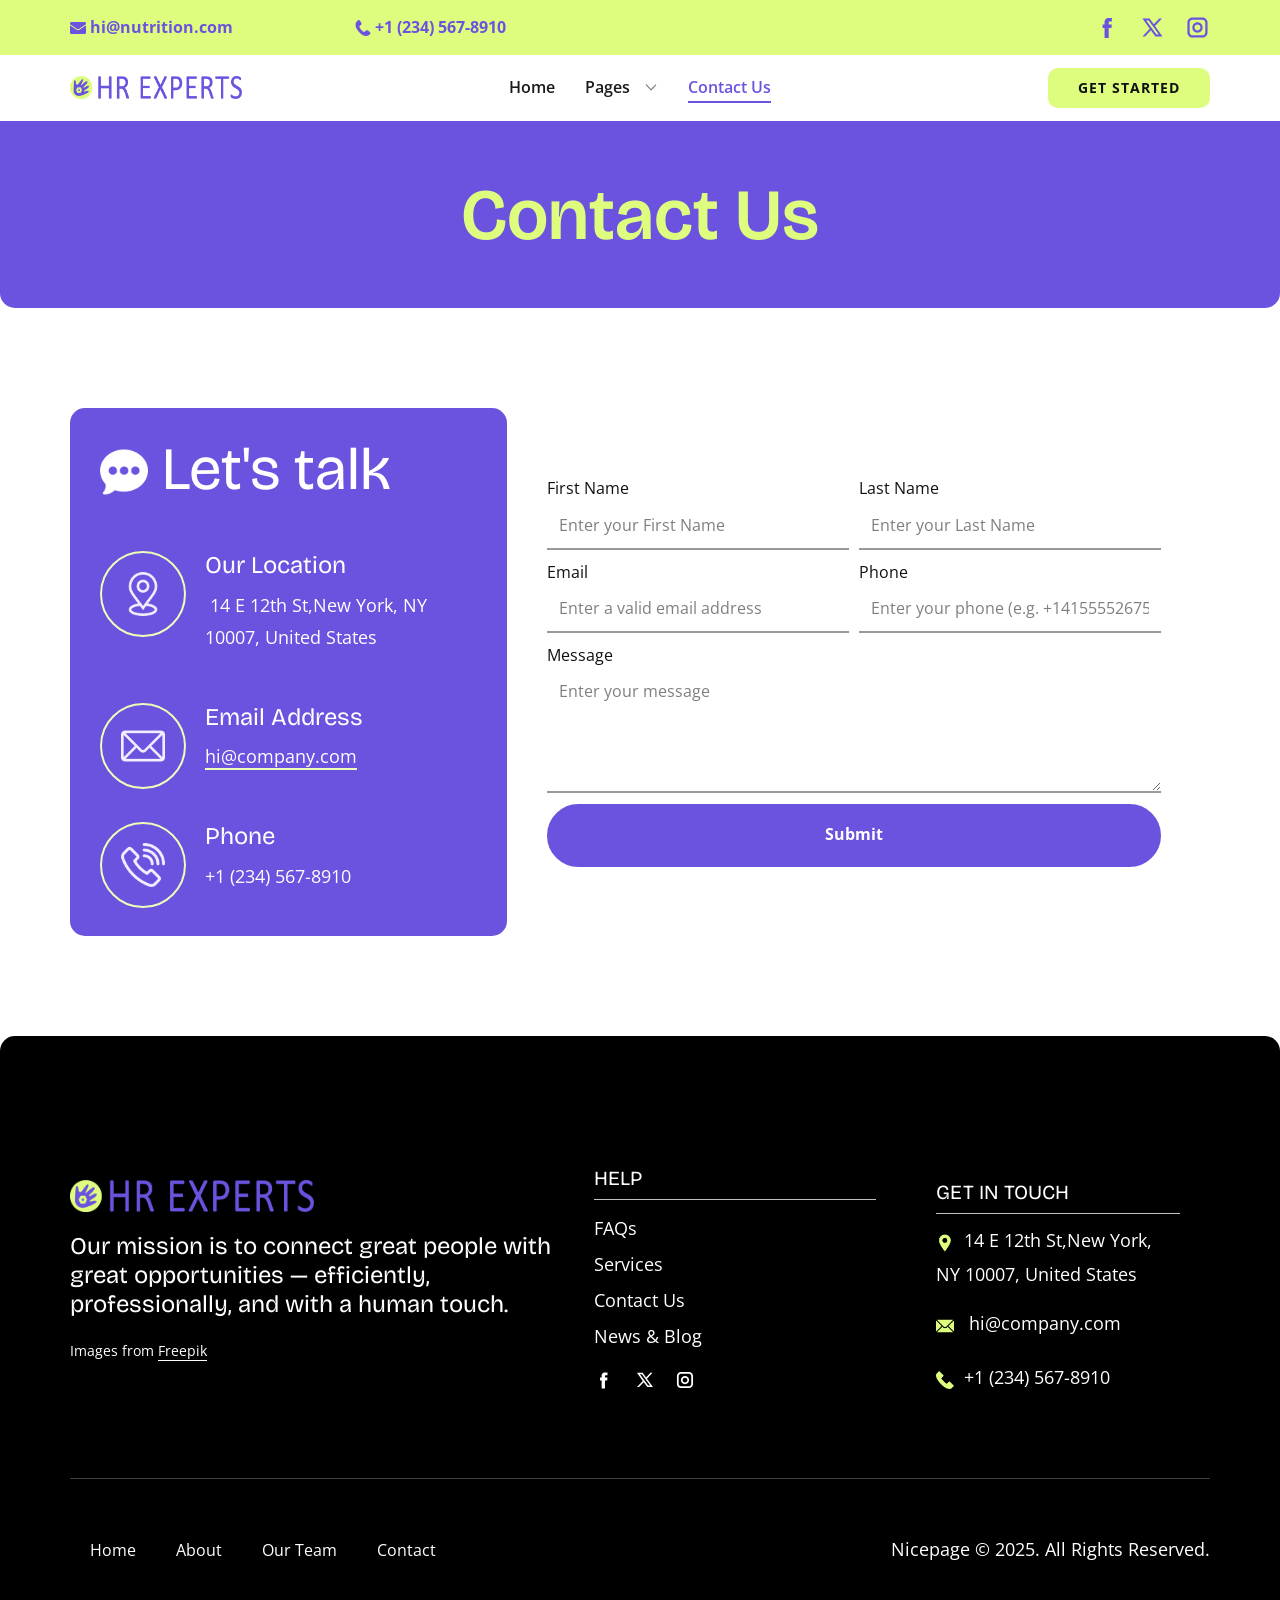
<file: Contact.html>
<!DOCTYPE html>
<html style="font-size: 16px;" lang="en"><head>
    <meta name="viewport" content="width=device-width, initial-scale=1.0">
    <meta charset="utf-8">
    <meta name="keywords" content="Contact Us, ​&nbsp;Let&amp;apos;s talk">
    <meta name="description" content="">
    <title>Contact</title>
    <link rel="stylesheet" href="nicepage.css" media="screen">
<link rel="stylesheet" href="Contact.css" media="screen">
    <script class="u-script" type="text/javascript" src="jquery.js" defer=""></script>
    <script class="u-script" type="text/javascript" src="nicepage.js" defer=""></script>
    <meta name="generator" content="Nicepage 8.4.0, nicepage.com">
    
    
    
    
    
    
    <link id="u-page-google-font" rel="stylesheet" href="https://fonts.googleapis.com/css2?display=swap&amp;family=Open+Sans:ital,wght@0,300;0,400;0,500;0,600;0,700;0,800;1,300;1,400;1,500;1,600;1,700;1,800&amp;family=Bricolage+Grotesque:wght@200;300;400;500;600;700;800">
    <script type="application/ld+json">{
		"@context": "http://schema.org",
		"@type": "Organization",
		"name": "",
		"logo": "images/hr-logo.png",
		"sameAs": [
				"https://facebook.com/name",
				"https://twitter.com/name",
				"https://instagram.com/name",
				"https://facebook.com/name",
				"https://twitter.com/name",
				"https://instagram.com/name"
		]
}</script>
    <meta name="theme-color" content="#defd7f">
    <meta name="twitter:site" content="@">
    <meta name="twitter:card" content="summary_large_image">
    <meta name="twitter:title" content="Contact">
    <meta name="twitter:description" content="">
    <meta property="og:title" content="Contact">
    <meta property="og:type" content="website">
  <meta name="referrer" content="origin"><meta data-intl-tel-input-cdn-path="intlTelInput/"></head>
  <body data-path-to-root="./" data-include-products="false" class="u-body u-xl-mode" data-lang="en"><header class="u-border-no-bottom u-border-no-left u-border-no-right u-border-no-top u-clearfix u-header u-section-row-container" id="header" style="background-image: none"><div class="u-section-rows">
        <div class="u-clearfix u-palette-1-base u-section-row u-section-row-1">
          <div class="u-clearfix u-sheet u-valign-middle-sm u-valign-middle-xs u-sheet-1">
            <div class="data-layout-selected u-clearfix u-expanded-width u-gutter-0 u-layout-custom-sm u-layout-custom-xs u-layout-wrap u-layout-wrap-1">
              <div class="u-gutter-0 u-layout">
                <div class="u-layout-row">
                  <div class="u-container-align-left u-container-style u-layout-cell u-shape-rectangle u-size-15-lg u-size-15-md u-size-15-xl u-size-30-sm u-size-30-xs u-layout-cell-1">
                    <div class="u-container-layout u-valign-middle u-container-layout-1">
                      <a href="mailto:hi@car.repair.com" class="u-active-none u-align-left u-border-active-palette-1-base u-border-hover-white u-btn u-button-link u-button-style u-hover-none u-none u-text-active-palette-2-dark-3 u-text-hover-palette-2-dark-3 u-text-palette-2-base u-btn-1" data-animation-name="" data-animation-duration="0" data-animation-delay="0" data-animation-direction=""><span class="u-file-icon u-icon u-text-palette-2-base u-icon-1"><img src="images/2099199-a014f34f.png" alt=""></span>&nbsp;hi@nutrition.com
                      </a>
                    </div>
                  </div>
                  <div class="u-container-align-left u-container-style u-layout-cell u-shape-rectangle u-size-17-lg u-size-17-md u-size-17-xl u-size-30-sm u-size-30-xs u-layout-cell-2">
                    <div class="u-container-layout u-valign-middle u-container-layout-2">
                      <a href="tel:+12345678910" class="u-active-none u-align-left u-border-active-palette-1-base u-border-hover-white u-btn u-button-link u-button-style u-hover-none u-none u-text-active-palette-2-dark-3 u-text-hover-palette-2-dark-3 u-text-palette-2-base u-btn-2" data-animation-name="" data-animation-duration="0" data-animation-delay="0" data-animation-direction=""><span class="u-file-icon u-icon u-text-palette-2-base"><img src="images/1257-2ae193ba.png" alt=""></span>&nbsp;​+1 (234) 567-8910
                      </a>
                    </div>
                  </div>
                  <div class="u-container-style u-hidden-sm u-hidden-xs u-layout-cell u-shape-rectangle u-size-16-md u-size-18-lg u-size-18-xl u-size-30-sm u-size-30-xs u-layout-cell-3">
                    <div class="u-container-layout u-container-layout-3"></div>
                  </div>
                  <div class="u-container-align-left-sm u-container-align-left-xs u-container-align-right-lg u-container-align-right-md u-container-align-right-xl u-container-style u-layout-cell u-size-10-lg u-size-10-xl u-size-12-md u-size-30-sm u-size-30-xs u-layout-cell-4">
                    <div class="u-container-layout u-valign-middle u-container-layout-4">
                      <div class="u-social-icons u-social-icons-1">
                        <a class="u-social-url" title="facebook" target="_blank" href="https://facebook.com/name"><span class="u-icon u-social-facebook u-social-icon u-text-palette-2-base u-icon-3"><svg class="u-svg-link" preserveAspectRatio="xMidYMin slice" viewBox="0 0 112 112" style=""><use xlink:href="#svg-e935"></use></svg><svg class="u-svg-content" viewBox="0 0 112 112" x="0" y="0" id="svg-e935"><path fill="currentColor" d="M75.5,28.8H65.4c-1.5,0-4,0.9-4,4.3v9.4h13.9l-1.5,15.8H61.4v45.1H42.8V58.3h-8.8V42.4h8.8V32.2
c0-7.4,3.4-18.8,18.8-18.8h13.8v15.4H75.5z"></path></svg></span>
                        </a>
                        <a class="u-social-url" title="twitter" target="_blank" href="https://twitter.com/name"><span class="u-icon u-social-icon u-social-twitter u-text-palette-2-base u-icon-4"><svg class="u-svg-link" preserveAspectRatio="xMidYMin slice" viewBox="0 0 112.2 112.2" style=""><use xlink:href="#svg-b4b3"></use></svg><svg class="u-svg-content" viewBox="0 0 112.2 112.2" x="0px" y="0px" id="svg-b4b3"><path d="M67.1,49.1L98.6,16h-12L62,42L43.2,16H11l32.8,45.2L11,96h11.6l26.3-27.7L69.1,96H101L67.1,49.1z M55,61.9l-5.1-7L27.5,24.4
	h11.4l17.3,23.8l5.1,7.1l23.4,32.2H73.8L55,61.9z"></path></svg></span>
                        </a>
                        <a class="u-social-url" title="instagram" target="_blank" href="https://instagram.com/name"><span class="u-icon u-social-icon u-social-instagram u-text-palette-2-base u-icon-5"><svg class="u-svg-link" preserveAspectRatio="xMidYMin slice" viewBox="0 0 112 112" style=""><use xlink:href="#svg-f50c"></use></svg><svg class="u-svg-content" viewBox="0 0 112 112" x="0" y="0" id="svg-f50c"><path fill="currentColor" d="M55.9,32.9c-12.8,0-23.2,10.4-23.2,23.2s10.4,23.2,23.2,23.2s23.2-10.4,23.2-23.2S68.7,32.9,55.9,32.9z
	 M55.9,69.4c-7.4,0-13.3-6-13.3-13.3c-0.1-7.4,6-13.3,13.3-13.3s13.3,6,13.3,13.3C69.3,63.5,63.3,69.4,55.9,69.4z"></path><path fill="currentColor" d="M78.2,11H33.5C21,11,10.8,21.3,10.8,33.7v44.7c0,12.6,10.2,22.8,22.7,22.8h44.7c12.6,0,22.7-10.2,22.7-22.7
	V33.7C100.8,21.1,90.6,11,78.2,11z M91,78.4c0,7.1-5.8,12.8-12.8,12.8H33.5c-7.1,0-12.8-5.8-12.8-12.8V33.7
	c0-7.1,5.8-12.8,12.8-12.8h44.7c7.1,0,12.8,5.8,12.8,12.8V78.4z"></path></svg></span>
                        </a>
                      </div>
                    </div>
                  </div>
                </div>
              </div>
            </div>
          </div>
          
          
          
          
          
        </div>
        <div class="u-clearfix u-section-row" data-animation-name="" data-animation-duration="0" data-animation-delay="0" data-animation-direction="">
          <div class="u-clearfix u-sheet u-valign-middle-lg u-valign-middle-md u-valign-middle-sm u-valign-middle-xs u-sheet-2">
            <a href="#" class="u-enable-responsive u-image u-logo u-image-1" data-image-width="1138" data-image-height="149">
              <img src="images/hr-logo.png" class="u-logo-image u-logo-image-1">
            </a>
            <nav class="u-dropdown-icon u-menu u-menu-dropdown u-offcanvas u-menu-1" data-responsive-from="MD" role="navigation">
              <div class="menu-collapse" style="font-size: 1rem; letter-spacing: 0px; font-weight: 600;">
                <a class="u-button-style u-custom-active-border-color u-custom-border u-custom-border-color u-custom-borders u-custom-hover-border-color u-custom-left-right-menu-spacing u-custom-padding-bottom u-custom-text-active-color u-custom-text-color u-custom-text-hover-color u-custom-top-bottom-menu-spacing u-hamburger-link u-nav-link u-text-active-palette-1-dark-3 u-text-hover-palette-1-dark-3 u-text-palette-2-base" href="#" tabindex="-1" aria-label="Open menu" aria-controls="f711">
                  <svg class="u-svg-link" viewBox="0 0 24 24"><use xlink:href="#menu-hamburger"></use></svg>
                  <svg class="u-svg-content" version="1.1" id="menu-hamburger" viewBox="0 0 16 16" x="0px" y="0px" xmlns:xlink="http://www.w3.org/1999/xlink" xmlns="http://www.w3.org/2000/svg"><g><rect y="1" width="16" height="2"></rect><rect y="7" width="16" height="2"></rect><rect y="13" width="16" height="2"></rect>
</g></svg>
                </a>
              </div>
              <div class="u-custom-menu u-nav-container">
                <ul class="u-nav u-spacing-30 u-unstyled u-nav-1" role="menubar"><li role="none" class="u-nav-item"><a role="menuitem" class="u-border-2 u-border-active-palette-2-base u-border-hover-palette-2-base u-border-no-left u-border-no-right u-border-no-top u-button-style u-nav-link u-text-active-palette-2-base u-text-grey-90 u-text-hover-grey-90 u-nav-link-2" href="./">Home</a>
</li><li role="none" class="u-nav-item"><a tabindex="-1" role="menuitem" class="u-border-2 u-border-active-palette-2-base u-border-hover-palette-2-base u-border-no-left u-border-no-right u-border-no-top u-button-style u-nav-link u-text-active-palette-2-base u-text-grey-90 u-text-hover-grey-90 u-nav-link-2" aria-haspopup="true" aria-current="page">Pages</a><div class="u-nav-popup"><ul role="menu" class="u-h-spacing-22 u-nav u-unstyled u-v-spacing-12" aria-label="Pages menu"><li role="none" class="u-nav-item"><a role="menuitem" class="u-active-palette-1-light-3 u-button-style u-hover-palette-1-light-3 u-nav-link u-text-active-palette-2-base u-text-black u-text-hover-palette-2-base u-white" href="About.html">About Us</a>
</li><li role="none" class="u-nav-item"><a role="menuitem" class="u-active-palette-1-light-3 u-button-style u-hover-palette-1-light-3 u-nav-link u-text-active-palette-2-base u-text-black u-text-hover-palette-2-base u-white" href="Services.html">Our Services</a>
</li><li role="none" class="u-nav-item"><a role="menuitem" class="u-active-palette-1-light-3 u-button-style u-hover-palette-1-light-3 u-nav-link u-text-active-palette-2-base u-text-black u-text-hover-palette-2-base u-white" href="FAQ-Page.html">FAQ</a>
</li><li role="none" class="u-nav-item"><a role="menuitem" class="u-active-palette-1-light-3 u-button-style u-hover-palette-1-light-3 u-nav-link u-text-active-palette-2-base u-text-black u-text-hover-palette-2-base u-white" href="Blog.html">Blog Page</a>
</li><li role="none" class="u-nav-item"><a role="menuitem" class="u-active-palette-1-light-3 u-button-style u-hover-palette-1-light-3 u-nav-link u-text-active-palette-2-base u-text-black u-text-hover-palette-2-base u-white" href="Team.html">Our Team</a>
</li></ul>
</div>
</li><li role="none" class="u-nav-item"><a role="menuitem" class="u-border-2 u-border-active-palette-2-base u-border-hover-palette-2-base u-border-no-left u-border-no-right u-border-no-top u-button-style u-nav-link u-text-active-palette-2-base u-text-grey-90 u-text-hover-grey-90 u-nav-link-2" href="Contact.html">Contact Us</a>
</li></ul>
              </div>
              <div class="u-custom-menu u-nav-container-collapse" id="f711" role="region" aria-label="Menu panel">
                <div class="u-black u-container-style u-inner-container-layout u-opacity u-opacity-95 u-sidenav">
                  <div class="u-inner-container-layout u-sidenav-overflow">
                    <div class="u-menu-close" tabindex="-1" aria-label="Close menu"></div>
                    <ul class="u-align-center u-nav u-popupmenu-items u-unstyled u-nav-3" role="menubar"><li role="none" class="u-nav-item"><a role="menuitem" class="u-button-style u-nav-link" href="./">Home</a>
</li><li role="none" class="u-nav-item"><a tabindex="-1" role="menuitem" class="u-button-style u-nav-link" aria-haspopup="true" aria-current="page">Pages</a><div class="u-nav-popup"><ul role="menu" class="u-h-spacing-22 u-nav u-unstyled u-v-spacing-12" aria-label="Pages menu"><li role="none" class="u-nav-item"><a role="menuitem" class="u-button-style u-nav-link" href="About.html">About Us</a>
</li><li role="none" class="u-nav-item"><a role="menuitem" class="u-button-style u-nav-link" href="Services.html">Our Services</a>
</li><li role="none" class="u-nav-item"><a role="menuitem" class="u-button-style u-nav-link" href="FAQ-Page.html">FAQ</a>
</li><li role="none" class="u-nav-item"><a role="menuitem" class="u-button-style u-nav-link" href="Blog.html">Blog Page</a>
</li><li role="none" class="u-nav-item"><a role="menuitem" class="u-button-style u-nav-link" href="Team.html">Our Team</a>
</li></ul>
</div>
</li><li role="none" class="u-nav-item"><a role="menuitem" class="u-button-style u-nav-link" href="Contact.html">Contact Us</a>
</li></ul>
                  </div>
                </div>
                <div class="u-black u-menu-overlay u-opacity u-opacity-70"></div>
              </div>
              <style class="menu-style">@media (max-width: 939px) {
                    [data-responsive-from="MD"] .u-nav-container {
                        display: none;
                    }
                    [data-responsive-from="MD"] .menu-collapse {
                        display: block;
                    }
                }</style>
            </nav>
            <a href="" class="u-align-left-xs u-btn u-btn-round u-button-style u-hover-palette-1-light-1 u-palette-1-base u-radius u-btn-3" data-animation-name="" data-animation-duration="0" data-animation-delay="0" data-animation-direction="">Get Started </a>
          </div>
          
          
          
          
          
        </div>
      </div></header>
    <section class="u-clearfix u-container-align-center u-palette-2-base u-section-1" id="block-1">
      <div class="u-clearfix u-sheet u-valign-bottom u-sheet-1">
        <h1 class="u-align-center u-text u-text-default u-text-palette-1-light-1 u-text-1" data-animation-name="customAnimationIn" data-animation-duration="1000" data-animation-delay="200">Contact Us</h1>
      </div>
    </section>
    <section class="u-clearfix u-container-align-center u-valign-bottom-md u-valign-bottom-sm u-valign-bottom-xs u-valign-top-lg u-valign-top-xl u-section-2" id="block-2">
      <div class="u-expanded-width u-palette-2-base u-radius u-shape u-shape-round u-shape-1"></div>
    </section>
    <section class="u-clearfix u-container-align-center u-section-3" id="block-3">
      <div class="u-clearfix u-sheet u-valign-middle u-sheet-1">
        <div class="data-layout-selected u-clearfix u-expanded-width u-layout-wrap u-layout-wrap-1">
          <div class="u-layout">
            <div class="u-layout-row">
              <div class="u-container-align-left u-container-style u-layout-cell u-palette-2-base u-radius u-shape-round u-size-23-xl u-size-27-lg u-size-60-md u-size-60-sm u-size-60-xs u-layout-cell-1" data-animation-name="customAnimationIn" data-animation-duration="1500" data-animation-delay="500">
                <div class="u-container-layout u-valign-middle u-container-layout-1">
                  <h2 class="u-align-left u-text u-text-1"><span class="u-file-icon u-icon u-text-white u-icon-1"><img src="images/684849-9c737d8f.png" alt=""></span>&nbsp;Let's talk
                  </h2><span class="u-align-left u-border-2 u-border-palette-1-light-2 u-file-icon u-icon u-icon-circle u-text-palette-1-light-3 u-icon-2"><img src="images/1819744-2dff1942.png" alt=""></span>
                  <h4 class="u-align-left u-text u-text-2"> Our Location</h4>
                  <p class="u-align-left u-text u-text-3"> &nbsp;​​​​14 E 12th St,New York, NY 10007, United States</p><span class="u-align-left u-border-2 u-border-palette-1-light-2 u-file-icon u-icon u-icon-circle u-text-palette-1-light-3 u-icon-3"><img src="images/542638-b21bd83b.png" alt=""></span>
                  <h4 class="u-align-left u-text u-text-4"> Email Address</h4>
                  <p class="u-align-left u-text u-text-5">
                    <a href="#" class="u-active-none u-border-2 u-border-active-palette-1-light-3 u-border-hover-palette-1-light-3 u-border-no-left u-border-no-right u-border-no-top u-border-palette-1-light-2 u-btn u-button-link u-button-style u-hover-none u-none u-text-body-alt-color u-btn-1">hi@company.com</a>
                  </p><span class="u-align-left u-border-2 u-border-palette-1-light-2 u-file-icon u-icon u-icon-circle u-text-palette-1-light-3 u-icon-4"><img src="images/327589-457b8c8f.png" alt=""></span>
                  <h4 class="u-align-left u-text u-text-6"> Phone</h4>
                  <p class="u-align-left u-text u-text-7"> +​1 (234) 567-8910</p>
                </div>
              </div>
              <div class="u-container-align-left u-container-style u-layout-cell u-size-33-lg u-size-37-xl u-size-60-md u-size-60-sm u-size-60-xs u-layout-cell-2" data-animation-name="customAnimationIn" data-animation-duration="1500" data-animation-delay="500">
                <div class="u-container-layout u-valign-middle u-container-layout-2">
                  <div class="u-form u-form-1">
                    <form action="https://service.nicepagesrv.com/form/v4/form-process" class="u-clearfix u-form-spacing-10 u-form-vertical u-inner-form" source="email" name="form" style="padding: 10px;">
                      <div class="u-form-group u-form-name u-form-partition-factor-2 u-form-group-1">
                        <label for="name-0c64" class="u-label">First Name</label>
                        <input type="text" placeholder="Enter your First Name" id="name-0c64" name="name-1" class="u-border-2 u-border-grey-40 u-border-no-left u-border-no-right u-border-no-top u-input u-input-rectangle u-input-1" required="">
                      </div>
                      <div class="u-form-group u-form-name u-form-partition-factor-2 u-form-group-2">
                        <label for="name-0c64" class="u-label">Last Name</label>
                        <input type="text" placeholder="Enter your Last Name" id="name-0c64" name="name-2" class="u-border-2 u-border-grey-40 u-border-no-left u-border-no-right u-border-no-top u-input u-input-rectangle u-input-2" required="">
                      </div>
                      <div class="u-form-email u-form-group u-form-partition-factor-2">
                        <label for="email-cf11" class="u-label">Email</label>
                        <input type="email" placeholder="Enter a valid email address" id="email-cf11" name="email" class="u-border-2 u-border-grey-40 u-border-no-left u-border-no-right u-border-no-top u-input u-input-rectangle u-input-3" required="">
                      </div>
                      <div class="u-form-group u-form-partition-factor-2 u-form-phone u-form-group-4">
                        <label for="phone-38dc" class="u-label">Phone</label>
                        <input type="tel" pattern="\+?\d{0,3}[\s\(\-]?([0-9]{2,3})[\s\)\-]?([\s\-]?)([0-9]{3})[\s\-]?([0-9]{2})[\s\-]?([0-9]{2})" placeholder="Enter your phone (e.g. +14155552675)" id="phone-38dc" name="phone" class="u-border-2 u-border-grey-40 u-border-no-left u-border-no-right u-border-no-top u-input u-input-rectangle u-input-4" required="">
                      </div>
                      <div class="u-form-group u-form-message">
                        <label for="message-cf11" class="u-label">Message</label>
                        <textarea placeholder="Enter your message" rows="4" cols="50" id="message-cf11" name="message" class="u-border-2 u-border-grey-40 u-border-no-left u-border-no-right u-border-no-top u-input u-input-rectangle" required=""></textarea>
                      </div>
                      <div class="u-align-left u-form-group u-form-submit">
                        <a href="#" class="u-active-white u-border-2 u-border-active-palette-2-base u-border-hover-palette-2-base u-border-palette-2-base u-btn u-btn-round u-btn-submit u-button-style u-hover-white u-palette-2-base u-radius u-text-active-palette-2-base u-text-hover-palette-2-base u-btn-2">Submit</a>
                        <input type="submit" value="submit" class="u-form-control-hidden">
                      </div>
                      <div class="u-form-send-message u-form-send-success">Thank you! Your message has been sent.</div>
                      <div class="u-form-send-error u-form-send-message">Unable to send your message. Please fix errors then try again.</div>
                      <input type="hidden" value="" name="recaptchaResponse">
                      <input type="hidden" name="formServices" value="">
                    </form>
                  </div>
                </div>
              </div>
            </div>
          </div>
        </div>
      </div>
    </section>
    <section class="u-clearfix u-container-align-center u-valign-bottom u-section-4" id="block-4">
      <div class="u-black u-expanded-width u-radius u-shape u-shape-round u-shape-1"></div>
    </section>
    
    
    
    <footer class="u-align-center-sm u-align-center-xs u-black u-clearfix u-container-align-center u-footer" id="footer"><div class="u-clearfix u-sheet u-valign-middle u-sheet-1">
        <div class="data-layout-selected u-clearfix u-expanded-width u-layout-wrap u-layout-wrap-1">
          <div class="u-gutter-0 u-layout">
            <div class="u-layout-row">
              <div class="u-container-align-left u-container-style u-layout-cell u-shape-rectangle u-size-26-lg u-size-26-xl u-size-26-xxl u-size-40-md u-size-40-sm u-size-40-xs u-layout-cell-1">
                <div class="u-container-layout u-valign-top u-container-layout-1">
                  <a href="" class="u-image u-logo u-image-1" data-image-width="1138" data-image-height="149">
                    <img src="images/hr-logo.png" class="u-logo-image u-logo-image-1">
                  </a>
                  <h4 class="u-align-left u-text u-text-default u-text-1"> Our mission is to connect great people with great opportunities — efficiently, professionally, and with a human touch.</h4>
                  <p class="u-align-left u-text u-text-2">Images from <a href="https://www.freepik.com/" class="u-active-none u-border-1 u-border-active-palette-1-base u-border-hover-palette-1-base u-border-no-left u-border-no-right u-border-no-top u-border-white u-btn u-button-link u-button-style u-hover-none u-none u-text-body-alt-color u-btn-1" target="_blank" data-animation-name="" data-animation-duration="0" data-animation-delay="0" data-animation-direction="">Freepik</a>
                  </p>
                </div>
              </div>
              <div class="u-container-style u-layout-cell u-shape-rectangle u-size-18-lg u-size-18-xl u-size-18-xxl u-size-20-md u-size-20-sm u-size-20-xs u-layout-cell-2">
                <div class="u-container-layout u-valign-top u-container-layout-2">
                  <h5 class="u-align-left u-text u-text-3"> Help</h5>
                  <div class="u-align-left u-border-1 u-border-grey-25 u-border-no-bottom u-border-no-left u-expanded-width u-line u-line-horizontal u-line-1"></div>
                  <p class="u-align-left u-text u-text-4">
                    <a href="#" class="u-active-none u-border-1 u-border-active-white u-border-hover-white u-border-no-left u-border-no-right u-border-no-top u-btn u-button-link u-button-style u-hover-none u-none u-text-active-grey-10 u-text-body-alt-color u-text-hover-grey-10 u-btn-2" title="#" data-animation-name="" data-animation-duration="0" data-animation-delay="0" data-animation-direction=""> FAQs</a>
                    <a href="#" class="u-active-none u-border-1 u-border-active-white u-border-hover-white u-border-no-left u-border-no-right u-border-no-top u-btn u-button-link u-button-style u-hover-none u-none u-text-active-grey-10 u-text-body-alt-color u-text-hover-grey-10 u-btn-3" title="#" data-animation-name="" data-animation-duration="0" data-animation-delay="0" data-animation-direction="">
                      <br>Services
                    </a>
                    <br>
                    <a href="#" class="u-active-none u-border-1 u-border-active-white u-border-hover-white u-border-no-left u-border-no-right u-border-no-top u-btn u-button-link u-button-style u-hover-none u-none u-text-active-grey-10 u-text-body-alt-color u-text-hover-grey-10 u-btn-4" title="#" data-animation-name="" data-animation-duration="0" data-animation-delay="0" data-animation-direction=""> Contact Us<br>
                    </a>
                    <a href="#" class="u-active-none u-border-1 u-border-active-white u-border-hover-white u-border-no-left u-border-no-right u-border-no-top u-btn u-button-link u-button-style u-hover-none u-none u-text-active-grey-10 u-text-body-alt-color u-text-hover-grey-10 u-btn-5" data-animation-name="" data-animation-duration="0" data-animation-delay="0" data-animation-direction=""> News &amp; Blog</a>
                    <br>
                  </p>
                  <div class="u-social-icons u-social-icons-1">
                    <a class="u-social-url" title="facebook" target="_blank" href="https://facebook.com/name"><span class="u-icon u-social-facebook u-social-icon u-text-white u-icon-1"><svg class="u-svg-link" preserveAspectRatio="xMidYMin slice" viewBox="0 0 112 112" style=""><use xlink:href="#svg-58df"></use></svg><svg class="u-svg-content" viewBox="0 0 112 112" x="0" y="0" id="svg-58df"><path fill="currentColor" d="M75.5,28.8H65.4c-1.5,0-4,0.9-4,4.3v9.4h13.9l-1.5,15.8H61.4v45.1H42.8V58.3h-8.8V42.4h8.8V32.2
c0-7.4,3.4-18.8,18.8-18.8h13.8v15.4H75.5z"></path></svg></span>
                    </a>
                    <a class="u-social-url" title="twitter" target="_blank" href="https://twitter.com/name"><span class="u-icon u-social-icon u-social-twitter u-text-white u-icon-2"><svg class="u-svg-link" preserveAspectRatio="xMidYMin slice" viewBox="0 0 112.2 112.2" style=""><use xlink:href="#svg-e10a"></use></svg><svg class="u-svg-content" viewBox="0 0 112.2 112.2" x="0px" y="0px" id="svg-e10a"><path d="M67.1,49.1L98.6,16h-12L62,42L43.2,16H11l32.8,45.2L11,96h11.6l26.3-27.7L69.1,96H101L67.1,49.1z M55,61.9l-5.1-7L27.5,24.4
	h11.4l17.3,23.8l5.1,7.1l23.4,32.2H73.8L55,61.9z"></path></svg></span>
                    </a>
                    <a class="u-social-url" title="instagram" target="_blank" href="https://instagram.com/name"><span class="u-icon u-social-icon u-social-instagram u-text-white u-icon-3"><svg class="u-svg-link" preserveAspectRatio="xMidYMin slice" viewBox="0 0 112 112" style=""><use xlink:href="#svg-3bdf"></use></svg><svg class="u-svg-content" viewBox="0 0 112 112" x="0" y="0" id="svg-3bdf"><path fill="currentColor" d="M55.9,32.9c-12.8,0-23.2,10.4-23.2,23.2s10.4,23.2,23.2,23.2s23.2-10.4,23.2-23.2S68.7,32.9,55.9,32.9z
	 M55.9,69.4c-7.4,0-13.3-6-13.3-13.3c-0.1-7.4,6-13.3,13.3-13.3s13.3,6,13.3,13.3C69.3,63.5,63.3,69.4,55.9,69.4z"></path><path fill="currentColor" d="M78.2,11H33.5C21,11,10.8,21.3,10.8,33.7v44.7c0,12.6,10.2,22.8,22.7,22.8h44.7c12.6,0,22.7-10.2,22.7-22.7
	V33.7C100.8,21.1,90.6,11,78.2,11z M91,78.4c0,7.1-5.8,12.8-12.8,12.8H33.5c-7.1,0-12.8-5.8-12.8-12.8V33.7
	c0-7.1,5.8-12.8,12.8-12.8h44.7c7.1,0,12.8,5.8,12.8,12.8V78.4z"></path></svg></span>
                    </a>
                  </div>
                </div>
              </div>
              <div class="u-container-style u-layout-cell u-shape-rectangle u-size-16-lg u-size-16-xl u-size-16-xxl u-size-60-md u-size-60-sm u-size-60-xs u-layout-cell-3">
                <div class="u-container-layout u-valign-top u-container-layout-3">
                  <h5 class="u-align-left u-text u-text-5"> Get In Touch</h5>
                  <div class="u-align-left u-border-1 u-border-grey-25 u-border-no-bottom u-border-no-left u-expanded-width u-line u-line-horizontal u-line-2" data-animation-name="" data-animation-duration="0" data-animation-delay="0" data-animation-direction=""></div>
                  <p class="u-align-left u-text u-text-6"><span class="u-file-icon u-icon u-text-palette-1-base u-icon-4"><img src="images/1-93d55d40.png" alt=""></span>&nbsp;​​​​14 E 12th St,New York, NY 10007, United States
                  </p>
                  <p class="u-align-left u-text u-text-default u-text-7"><span class="u-file-icon u-icon u-text-palette-1-base u-icon-5"><img src="images/2-6e531309.png" alt=""></span>&nbsp; <a href="mailto:hi@car.repair.com" class="u-active-none u-border-1 u-border-active-white u-border-hover-white u-border-no-left u-border-no-right u-border-no-top u-btn u-button-link u-button-style u-hover-none u-none u-text-active-grey-10 u-text-body-alt-color u-text-hover-grey-10 u-btn-6" data-animation-name="" data-animation-duration="0" data-animation-delay="0" data-animation-direction="">hi@company.com</a>
                  </p>
                  <p class="u-align-left u-text u-text-8">
                    <a href="tel:+12345678910" class="u-active-none u-border-1 u-border-active-white u-border-hover-white u-border-no-left u-border-no-right u-border-no-top u-btn u-button-link u-button-style u-hover-none u-none u-text-active-grey-10 u-text-body-alt-color u-text-hover-grey-10 u-btn-7" data-animation-name="" data-animation-duration="0" data-animation-delay="0" data-animation-direction=""><span class="u-file-icon u-icon u-text-palette-1-base u-icon-6"><img src="images/3-b3d4a3e3.png" alt=""></span>&nbsp;​+1 (234) 567-8910
                    </a>
                  </p>
                </div>
              </div>
            </div>
          </div>
        </div>
        <div class="u-align-center u-border-1 u-border-grey-75 u-expanded-width u-line u-line-horizontal u-line-3"></div>
        <div class="data-layout-selected u-clearfix u-expanded-width u-layout-custom-xs u-layout-wrap u-layout-wrap-2">
          <div class="u-layout">
            <div class="u-layout-row">
              <div class="u-container-style u-layout-cell u-size-14-xs u-size-30-lg u-size-30-xl u-size-30-xxl u-size-60-md u-size-60-sm u-layout-cell-4">
                <div class="u-container-layout u-valign-middle u-container-layout-4">
                  <nav class="u-menu u-menu-dropdown u-offcanvas u-menu-1" data-responsive-from="XS" role="navigation">
                    <div class="menu-collapse">
                      <a class="u-button-style u-hamburger-link u-nav-link" aria-label="Open menu" aria-controls="e226" href="#">
                        <svg class="u-svg-link" viewBox="0 0 24 24"><use xlink:href="#svg-23e0"></use></svg>
                        <svg class="u-svg-content" version="1.1" id="svg-23e0" viewBox="0 0 16 16" x="0px" y="0px" xmlns:xlink="http://www.w3.org/1999/xlink" xmlns="http://www.w3.org/2000/svg"><g><rect y="1" width="16" height="2"></rect><rect y="7" width="16" height="2"></rect><rect y="13" width="16" height="2"></rect>
</g></svg>
                      </a>
                    </div>
                    <div class="u-custom-menu u-nav-container">
                      <ul class="u-nav u-unstyled" role="menubar"><li class="u-nav-item" role="none"><a class="u-button-style u-nav-link" href="#" tabindex="-1" role="menuitem" aria-haspopup="true" aria-expanded="false">Home</a>
</li><li class="u-nav-item" role="none"><a class="u-button-style u-nav-link" href="#" tabindex="-1" role="menuitem">About</a>
</li><li class="u-nav-item" role="none"><a class="u-button-style u-nav-link" href="#" tabindex="-1" role="menuitem">Our Team</a>
</li><li class="u-nav-item" role="none"><a class="u-button-style u-nav-link" href="#" tabindex="-1" role="menuitem">Contact</a>
</li></ul>
                    </div>
                    <div id="e226" role="region" aria-label="Menu panel" class="u-custom-menu u-nav-container-collapse">
                      <div class="u-black u-container-style u-inner-container-layout u-opacity u-opacity-95 u-sidenav">
                        <div class="u-inner-container-layout u-sidenav-overflow">
                          <div class="u-menu-close" aria-label="Close menu"></div>
                          <ul class="u-align-center u-nav u-popupmenu-items u-unstyled u-nav-2"><li class="u-nav-item"><a class="u-button-style u-nav-link" href="#">Home</a>
</li><li class="u-nav-item"><a class="u-button-style u-nav-link" href="#">About</a>
</li><li class="u-nav-item"><a class="u-button-style u-nav-link" href="#">Our Team</a>
</li><li class="u-nav-item"><a class="u-button-style u-nav-link" href="#">Contact</a>
</li></ul>
                        </div>
                      </div>
                      <div class="u-black u-menu-overlay u-opacity u-opacity-70"></div>
                    </div>
                    <style class="menu-style">@media (max-width: 539px) {
                    [data-responsive-from="XS"] .u-nav-container {
                        display: none;
                    }
                    [data-responsive-from="XS"] .menu-collapse {
                        display: block;
                    }
                }</style>
                  </nav>
                </div>
              </div>
              <div class="u-container-align-left-md u-container-align-left-sm u-container-align-left-xs u-container-align-right-lg u-container-align-right-xl u-container-align-right-xxl u-container-style u-layout-cell u-size-30-lg u-size-30-xl u-size-30-xxl u-size-46-xs u-size-60-md u-size-60-sm u-layout-cell-5">
                <div class="u-container-layout u-valign-middle u-container-layout-5">
                  <p class="u-align-left-md u-align-left-sm u-align-left-xs u-align-right-lg u-align-right-xl u-align-right-xxl u-text u-text-default u-text-9">Nicepage © 2025. All Rights Reserved.</p>
                </div>
              </div>
            </div>
          </div>
        </div>
      </div></footer>
    <section class="u-backlink u-clearfix u-grey-80"></section>
  
</body></html>
</file>
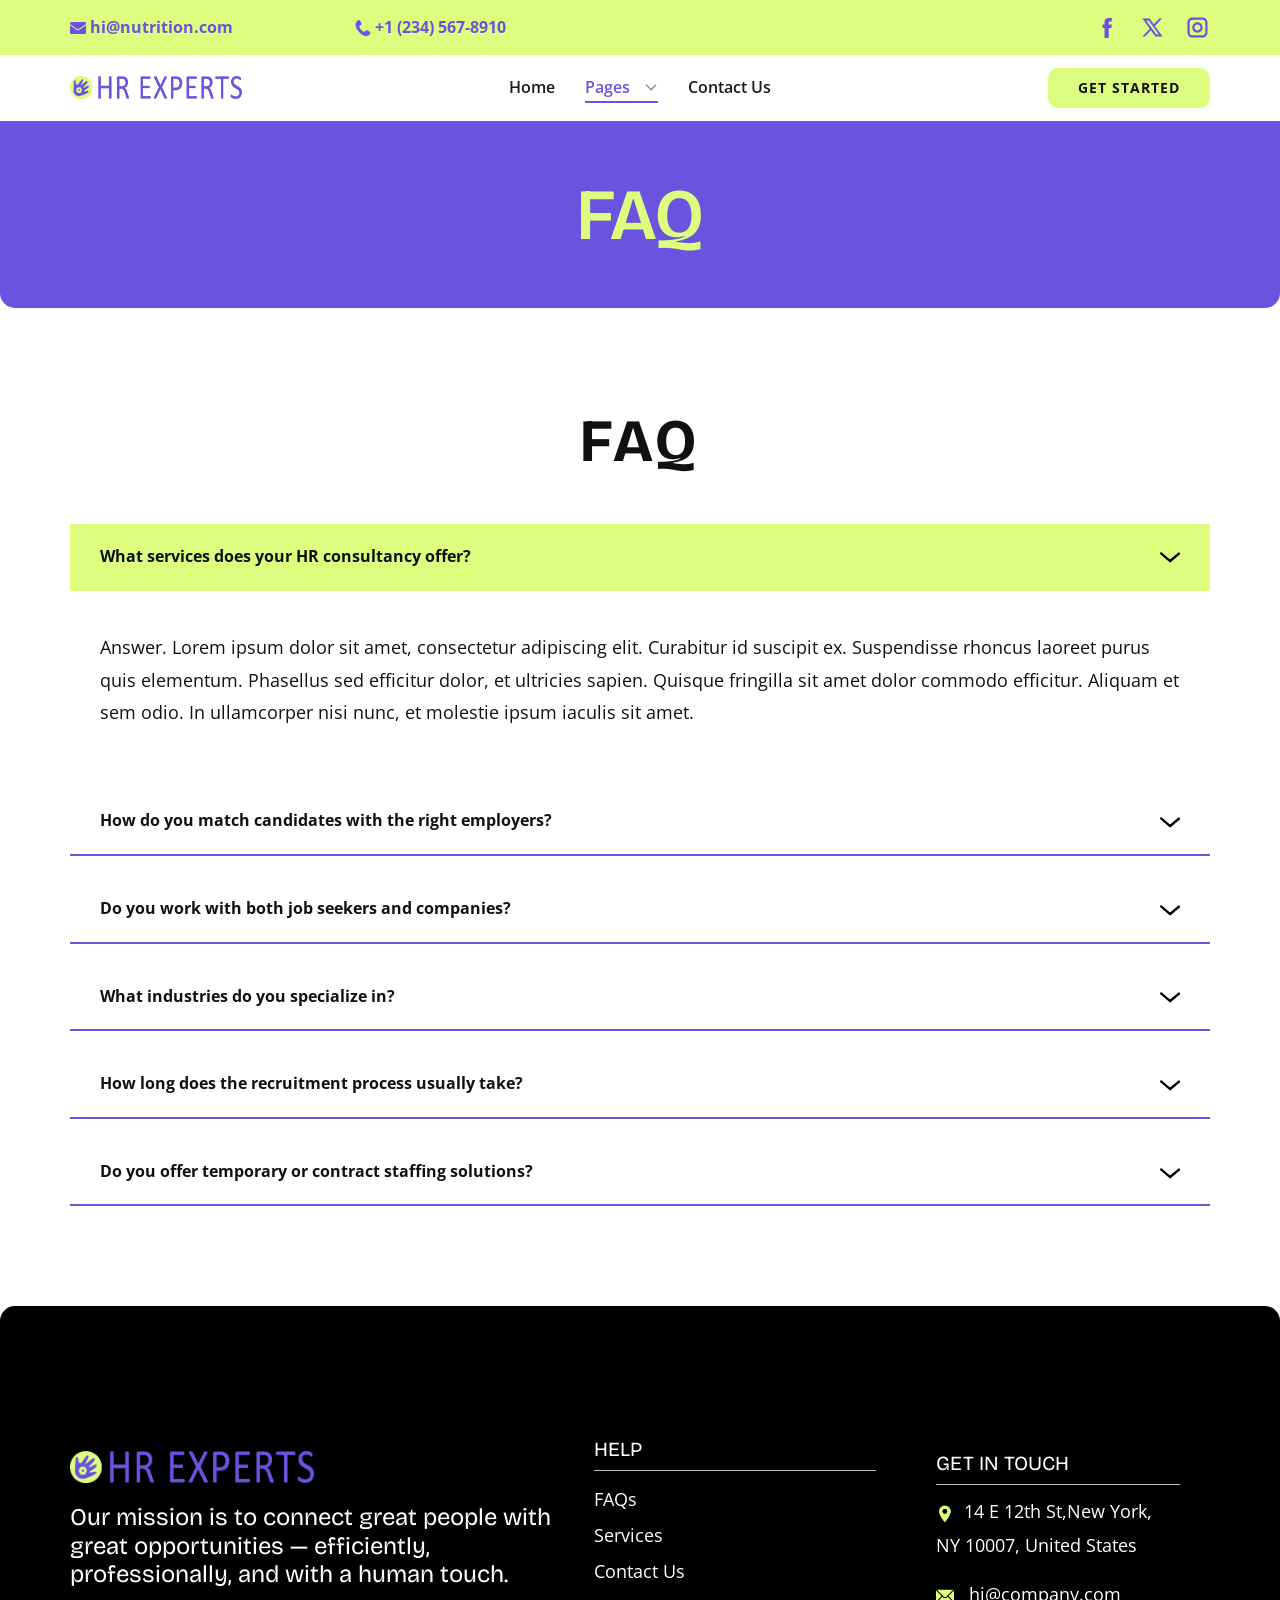
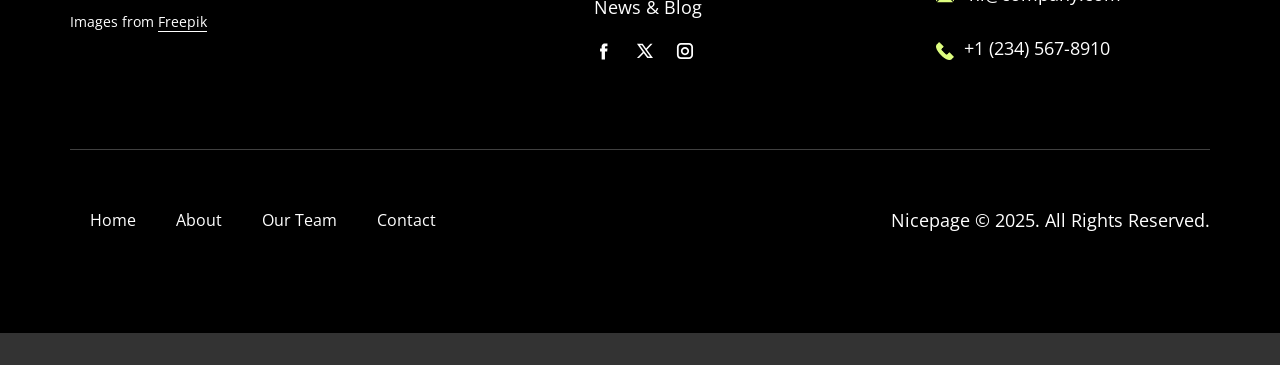
<file: FAQ-Page.html>
<!DOCTYPE html>
<html style="font-size: 16px;" lang="en"><head>
    <meta name="viewport" content="width=device-width, initial-scale=1.0">
    <meta charset="utf-8">
    <meta name="keywords" content="FAQ, Faq">
    <meta name="description" content="">
    <title>FAQ Page</title>
    <link rel="stylesheet" href="nicepage.css" media="screen">
<link rel="stylesheet" href="FAQ-Page.css" media="screen">
    <script class="u-script" type="text/javascript" src="jquery.js" defer=""></script>
    <script class="u-script" type="text/javascript" src="nicepage.js" defer=""></script>
    <meta name="generator" content="Nicepage 8.4.0, nicepage.com">
    
    
    
    
    
    
    <link id="u-page-google-font" rel="stylesheet" href="https://fonts.googleapis.com/css2?display=swap&amp;family=Open+Sans:ital,wght@0,300;0,400;0,500;0,600;0,700;0,800;1,300;1,400;1,500;1,600;1,700;1,800&amp;family=Bricolage+Grotesque:wght@200;300;400;500;600;700;800">
    <script type="application/ld+json">{
		"@context": "http://schema.org",
		"@type": "Organization",
		"name": "",
		"logo": "images/hr-logo.png",
		"sameAs": [
				"https://facebook.com/name",
				"https://twitter.com/name",
				"https://instagram.com/name",
				"https://facebook.com/name",
				"https://twitter.com/name",
				"https://instagram.com/name"
		]
}</script>
    <meta name="theme-color" content="#defd7f">
    <meta name="twitter:site" content="@">
    <meta name="twitter:card" content="summary_large_image">
    <meta name="twitter:title" content="FAQ Page">
    <meta name="twitter:description" content="">
    <meta property="og:title" content="FAQ Page">
    <meta property="og:type" content="website">
  <meta data-intl-tel-input-cdn-path="intlTelInput/"></head>
  <body data-path-to-root="./" data-include-products="false" class="u-body u-xl-mode" data-lang="en"><header class="u-border-no-bottom u-border-no-left u-border-no-right u-border-no-top u-clearfix u-header u-section-row-container" id="header" style="background-image: none"><div class="u-section-rows">
        <div class="u-clearfix u-palette-1-base u-section-row u-section-row-1">
          <div class="u-clearfix u-sheet u-valign-middle-sm u-valign-middle-xs u-sheet-1">
            <div class="data-layout-selected u-clearfix u-expanded-width u-gutter-0 u-layout-custom-sm u-layout-custom-xs u-layout-wrap u-layout-wrap-1">
              <div class="u-gutter-0 u-layout">
                <div class="u-layout-row">
                  <div class="u-container-align-left u-container-style u-layout-cell u-shape-rectangle u-size-15-lg u-size-15-md u-size-15-xl u-size-30-sm u-size-30-xs u-layout-cell-1">
                    <div class="u-container-layout u-valign-middle u-container-layout-1">
                      <a href="mailto:hi@car.repair.com" class="u-active-none u-align-left u-border-active-palette-1-base u-border-hover-white u-btn u-button-link u-button-style u-hover-none u-none u-text-active-palette-2-dark-3 u-text-hover-palette-2-dark-3 u-text-palette-2-base u-btn-1" data-animation-name="" data-animation-duration="0" data-animation-delay="0" data-animation-direction=""><span class="u-file-icon u-icon u-text-palette-2-base u-icon-1"><img src="images/2099199-a014f34f.png" alt=""></span>&nbsp;hi@nutrition.com
                      </a>
                    </div>
                  </div>
                  <div class="u-container-align-left u-container-style u-layout-cell u-shape-rectangle u-size-17-lg u-size-17-md u-size-17-xl u-size-30-sm u-size-30-xs u-layout-cell-2">
                    <div class="u-container-layout u-valign-middle u-container-layout-2">
                      <a href="tel:+12345678910" class="u-active-none u-align-left u-border-active-palette-1-base u-border-hover-white u-btn u-button-link u-button-style u-hover-none u-none u-text-active-palette-2-dark-3 u-text-hover-palette-2-dark-3 u-text-palette-2-base u-btn-2" data-animation-name="" data-animation-duration="0" data-animation-delay="0" data-animation-direction=""><span class="u-file-icon u-icon u-text-palette-2-base"><img src="images/1257-2ae193ba.png" alt=""></span>&nbsp;​+1 (234) 567-8910
                      </a>
                    </div>
                  </div>
                  <div class="u-container-style u-hidden-sm u-hidden-xs u-layout-cell u-shape-rectangle u-size-16-md u-size-18-lg u-size-18-xl u-size-30-sm u-size-30-xs u-layout-cell-3">
                    <div class="u-container-layout u-container-layout-3"></div>
                  </div>
                  <div class="u-container-align-left-sm u-container-align-left-xs u-container-align-right-lg u-container-align-right-md u-container-align-right-xl u-container-style u-layout-cell u-size-10-lg u-size-10-xl u-size-12-md u-size-30-sm u-size-30-xs u-layout-cell-4">
                    <div class="u-container-layout u-valign-middle u-container-layout-4">
                      <div class="u-social-icons u-social-icons-1">
                        <a class="u-social-url" title="facebook" target="_blank" href="https://facebook.com/name"><span class="u-icon u-social-facebook u-social-icon u-text-palette-2-base u-icon-3"><svg class="u-svg-link" preserveAspectRatio="xMidYMin slice" viewBox="0 0 112 112" style=""><use xlink:href="#svg-e935"></use></svg><svg class="u-svg-content" viewBox="0 0 112 112" x="0" y="0" id="svg-e935"><path fill="currentColor" d="M75.5,28.8H65.4c-1.5,0-4,0.9-4,4.3v9.4h13.9l-1.5,15.8H61.4v45.1H42.8V58.3h-8.8V42.4h8.8V32.2
c0-7.4,3.4-18.8,18.8-18.8h13.8v15.4H75.5z"></path></svg></span>
                        </a>
                        <a class="u-social-url" title="twitter" target="_blank" href="https://twitter.com/name"><span class="u-icon u-social-icon u-social-twitter u-text-palette-2-base u-icon-4"><svg class="u-svg-link" preserveAspectRatio="xMidYMin slice" viewBox="0 0 112.2 112.2" style=""><use xlink:href="#svg-b4b3"></use></svg><svg class="u-svg-content" viewBox="0 0 112.2 112.2" x="0px" y="0px" id="svg-b4b3"><path d="M67.1,49.1L98.6,16h-12L62,42L43.2,16H11l32.8,45.2L11,96h11.6l26.3-27.7L69.1,96H101L67.1,49.1z M55,61.9l-5.1-7L27.5,24.4
	h11.4l17.3,23.8l5.1,7.1l23.4,32.2H73.8L55,61.9z"></path></svg></span>
                        </a>
                        <a class="u-social-url" title="instagram" target="_blank" href="https://instagram.com/name"><span class="u-icon u-social-icon u-social-instagram u-text-palette-2-base u-icon-5"><svg class="u-svg-link" preserveAspectRatio="xMidYMin slice" viewBox="0 0 112 112" style=""><use xlink:href="#svg-f50c"></use></svg><svg class="u-svg-content" viewBox="0 0 112 112" x="0" y="0" id="svg-f50c"><path fill="currentColor" d="M55.9,32.9c-12.8,0-23.2,10.4-23.2,23.2s10.4,23.2,23.2,23.2s23.2-10.4,23.2-23.2S68.7,32.9,55.9,32.9z
	 M55.9,69.4c-7.4,0-13.3-6-13.3-13.3c-0.1-7.4,6-13.3,13.3-13.3s13.3,6,13.3,13.3C69.3,63.5,63.3,69.4,55.9,69.4z"></path><path fill="currentColor" d="M78.2,11H33.5C21,11,10.8,21.3,10.8,33.7v44.7c0,12.6,10.2,22.8,22.7,22.8h44.7c12.6,0,22.7-10.2,22.7-22.7
	V33.7C100.8,21.1,90.6,11,78.2,11z M91,78.4c0,7.1-5.8,12.8-12.8,12.8H33.5c-7.1,0-12.8-5.8-12.8-12.8V33.7
	c0-7.1,5.8-12.8,12.8-12.8h44.7c7.1,0,12.8,5.8,12.8,12.8V78.4z"></path></svg></span>
                        </a>
                      </div>
                    </div>
                  </div>
                </div>
              </div>
            </div>
          </div>
          
          
          
          
          
        </div>
        <div class="u-clearfix u-section-row" data-animation-name="" data-animation-duration="0" data-animation-delay="0" data-animation-direction="">
          <div class="u-clearfix u-sheet u-valign-middle-lg u-valign-middle-md u-valign-middle-sm u-valign-middle-xs u-sheet-2">
            <a href="#" class="u-enable-responsive u-image u-logo u-image-1" data-image-width="1138" data-image-height="149">
              <img src="images/hr-logo.png" class="u-logo-image u-logo-image-1">
            </a>
            <nav class="u-dropdown-icon u-menu u-menu-dropdown u-offcanvas u-menu-1" data-responsive-from="MD" role="navigation">
              <div class="menu-collapse" style="font-size: 1rem; letter-spacing: 0px; font-weight: 600;">
                <a class="u-button-style u-custom-active-border-color u-custom-border u-custom-border-color u-custom-borders u-custom-hover-border-color u-custom-left-right-menu-spacing u-custom-padding-bottom u-custom-text-active-color u-custom-text-color u-custom-text-hover-color u-custom-top-bottom-menu-spacing u-hamburger-link u-nav-link u-text-active-palette-1-dark-3 u-text-hover-palette-1-dark-3 u-text-palette-2-base" href="#" tabindex="-1" aria-label="Open menu" aria-controls="f711">
                  <svg class="u-svg-link" viewBox="0 0 24 24"><use xlink:href="#menu-hamburger"></use></svg>
                  <svg class="u-svg-content" version="1.1" id="menu-hamburger" viewBox="0 0 16 16" x="0px" y="0px" xmlns:xlink="http://www.w3.org/1999/xlink" xmlns="http://www.w3.org/2000/svg"><g><rect y="1" width="16" height="2"></rect><rect y="7" width="16" height="2"></rect><rect y="13" width="16" height="2"></rect>
</g></svg>
                </a>
              </div>
              <div class="u-custom-menu u-nav-container">
                <ul class="u-nav u-spacing-30 u-unstyled u-nav-1" role="menubar"><li role="none" class="u-nav-item"><a role="menuitem" class="u-border-2 u-border-active-palette-2-base u-border-hover-palette-2-base u-border-no-left u-border-no-right u-border-no-top u-button-style u-nav-link u-text-active-palette-2-base u-text-grey-90 u-text-hover-grey-90 u-nav-link-2" href="./">Home</a>
</li><li role="none" class="u-nav-item"><a tabindex="-1" role="menuitem" class="u-border-2 u-border-active-palette-2-base u-border-hover-palette-2-base u-border-no-left u-border-no-right u-border-no-top u-button-style u-nav-link u-text-active-palette-2-base u-text-grey-90 u-text-hover-grey-90 u-nav-link-2" aria-haspopup="true" aria-current="page">Pages</a><div class="u-nav-popup"><ul role="menu" class="u-h-spacing-22 u-nav u-unstyled u-v-spacing-12" aria-label="Pages menu"><li role="none" class="u-nav-item"><a role="menuitem" class="u-active-palette-1-light-3 u-button-style u-hover-palette-1-light-3 u-nav-link u-text-active-palette-2-base u-text-black u-text-hover-palette-2-base u-white" href="About.html">About Us</a>
</li><li role="none" class="u-nav-item"><a role="menuitem" class="u-active-palette-1-light-3 u-button-style u-hover-palette-1-light-3 u-nav-link u-text-active-palette-2-base u-text-black u-text-hover-palette-2-base u-white" href="Services.html">Our Services</a>
</li><li role="none" class="u-nav-item"><a role="menuitem" class="u-active-palette-1-light-3 u-button-style u-hover-palette-1-light-3 u-nav-link u-text-active-palette-2-base u-text-black u-text-hover-palette-2-base u-white" href="FAQ-Page.html">FAQ</a>
</li><li role="none" class="u-nav-item"><a role="menuitem" class="u-active-palette-1-light-3 u-button-style u-hover-palette-1-light-3 u-nav-link u-text-active-palette-2-base u-text-black u-text-hover-palette-2-base u-white" href="Blog.html">Blog Page</a>
</li><li role="none" class="u-nav-item"><a role="menuitem" class="u-active-palette-1-light-3 u-button-style u-hover-palette-1-light-3 u-nav-link u-text-active-palette-2-base u-text-black u-text-hover-palette-2-base u-white" href="Team.html">Our Team</a>
</li></ul>
</div>
</li><li role="none" class="u-nav-item"><a role="menuitem" class="u-border-2 u-border-active-palette-2-base u-border-hover-palette-2-base u-border-no-left u-border-no-right u-border-no-top u-button-style u-nav-link u-text-active-palette-2-base u-text-grey-90 u-text-hover-grey-90 u-nav-link-2" href="Contact.html">Contact Us</a>
</li></ul>
              </div>
              <div class="u-custom-menu u-nav-container-collapse" id="f711" role="region" aria-label="Menu panel">
                <div class="u-black u-container-style u-inner-container-layout u-opacity u-opacity-95 u-sidenav">
                  <div class="u-inner-container-layout u-sidenav-overflow">
                    <div class="u-menu-close" tabindex="-1" aria-label="Close menu"></div>
                    <ul class="u-align-center u-nav u-popupmenu-items u-unstyled u-nav-3" role="menubar"><li role="none" class="u-nav-item"><a role="menuitem" class="u-button-style u-nav-link" href="./">Home</a>
</li><li role="none" class="u-nav-item"><a tabindex="-1" role="menuitem" class="u-button-style u-nav-link" aria-haspopup="true" aria-current="page">Pages</a><div class="u-nav-popup"><ul role="menu" class="u-h-spacing-22 u-nav u-unstyled u-v-spacing-12" aria-label="Pages menu"><li role="none" class="u-nav-item"><a role="menuitem" class="u-button-style u-nav-link" href="About.html">About Us</a>
</li><li role="none" class="u-nav-item"><a role="menuitem" class="u-button-style u-nav-link" href="Services.html">Our Services</a>
</li><li role="none" class="u-nav-item"><a role="menuitem" class="u-button-style u-nav-link" href="FAQ-Page.html">FAQ</a>
</li><li role="none" class="u-nav-item"><a role="menuitem" class="u-button-style u-nav-link" href="Blog.html">Blog Page</a>
</li><li role="none" class="u-nav-item"><a role="menuitem" class="u-button-style u-nav-link" href="Team.html">Our Team</a>
</li></ul>
</div>
</li><li role="none" class="u-nav-item"><a role="menuitem" class="u-button-style u-nav-link" href="Contact.html">Contact Us</a>
</li></ul>
                  </div>
                </div>
                <div class="u-black u-menu-overlay u-opacity u-opacity-70"></div>
              </div>
              <style class="menu-style">@media (max-width: 939px) {
                    [data-responsive-from="MD"] .u-nav-container {
                        display: none;
                    }
                    [data-responsive-from="MD"] .menu-collapse {
                        display: block;
                    }
                }</style>
            </nav>
            <a href="" class="u-align-left-xs u-btn u-btn-round u-button-style u-hover-palette-1-light-1 u-palette-1-base u-radius u-btn-3" data-animation-name="" data-animation-duration="0" data-animation-delay="0" data-animation-direction="">Get Started </a>
          </div>
          
          
          
          
          
        </div>
      </div></header>
    <section class="u-clearfix u-container-align-center u-palette-2-base u-section-1" id="block-1">
      <div class="u-clearfix u-sheet u-valign-bottom u-sheet-1">
        <h1 class="u-align-center u-text u-text-default u-text-palette-1-light-1 u-text-1" data-animation-name="customAnimationIn" data-animation-duration="1000" data-animation-delay="200">FAQ</h1>
      </div>
    </section>
    <section class="u-clearfix u-container-align-center u-valign-bottom-md u-valign-bottom-sm u-valign-bottom-xs u-valign-top-lg u-valign-top-xl u-section-2" id="block-2">
      <div class="u-expanded-width u-palette-2-base u-radius u-shape u-shape-round u-shape-1"></div>
    </section>
    <section class="u-align-left u-clearfix u-container-align-center u-container-align-left u-section-3" id="block-3">
      <div class="u-clearfix u-sheet u-valign-middle u-sheet-1">
        <h2 class="u-align-center u-text u-text-default u-text-1">Faq</h2>
        <div class="u-accordion u-expanded-width u-faq u-spacing-20 u-accordion-1" role="tablist">
          <div class="u-accordion-item">
            <a class="active u-accordion-link u-active-palette-1-base u-border-2 u-border-active-palette-1-base u-border-hover-palette-2-base u-border-no-left u-border-no-right u-border-no-top u-border-palette-2-base u-button-style u-hover-palette-1-base u-text-body-color u-white u-accordion-link-1" id="link-accordion-6327" aria-controls="accordion-6327" aria-selected="true" role="tab"><span class="u-accordion-link-text"> What services does your HR consultancy offer?</span><span class="u-accordion-link-icon u-icon u-icon-circle u-text-black u-icon-1"><svg class="u-svg-link" preserveAspectRatio="xMidYMin slice" viewBox="0 0 16 16" style=""><use xlink:href="#svg-2c6d"></use></svg><svg class="u-svg-content" viewBox="0 0 16 16" x="0px" y="0px" id="svg-2c6d" style=""><path d="M8,10.7L1.6,5.3c-0.4-0.4-1-0.4-1.3,0c-0.4,0.4-0.4,0.9,0,1.3l7.2,6.1c0.1,0.1,0.4,0.2,0.6,0.2s0.4-0.1,0.6-0.2l7.1-6
	c0.4-0.4,0.4-0.9,0-1.3c-0.4-0.4-1-0.4-1.3,0L8,10.7z"></path></svg></span>
            </a>
            <div class="u-accordion-active u-accordion-pane u-container-style u-accordion-pane-1" id="accordion-6327" aria-labelledby="link-accordion-6327" role="tabpanel">
              <div class="u-container-layout u-container-layout-1">
                <div class="fr-view u-clearfix u-rich-text u-text">
                  <p>Answer. Lorem ipsum dolor sit amet, consectetur adipiscing elit. Curabitur id suscipit ex. Suspendisse rhoncus laoreet purus quis elementum. Phasellus sed efficitur dolor, et ultricies sapien. Quisque fringilla sit amet dolor commodo efficitur. Aliquam et sem odio. In ullamcorper nisi nunc, et molestie ipsum iaculis sit amet.</p>
                </div>
              </div>
            </div>
          </div>
          <div class="u-accordion-item">
            <a class="u-accordion-link u-active-palette-1-base u-border-2 u-border-active-palette-1-base u-border-hover-palette-2-base u-border-no-left u-border-no-right u-border-no-top u-border-palette-2-base u-button-style u-hover-palette-1-base u-text-body-color u-white u-accordion-link-2" id="link-accordion-4aab" aria-controls="accordion-4aab" aria-selected="false" role="tab"><span class="u-accordion-link-text"> How do you match candidates with the right employers?</span><span class="u-accordion-link-icon u-icon u-icon-circle u-text-black u-icon-2"><svg class="u-svg-link" preserveAspectRatio="xMidYMin slice" viewBox="0 0 16 16" style=""><use xlink:href="#svg-937a"></use></svg><svg class="u-svg-content" viewBox="0 0 16 16" x="0px" y="0px" id="svg-937a" style=""><path d="M8,10.7L1.6,5.3c-0.4-0.4-1-0.4-1.3,0c-0.4,0.4-0.4,0.9,0,1.3l7.2,6.1c0.1,0.1,0.4,0.2,0.6,0.2s0.4-0.1,0.6-0.2l7.1-6
	c0.4-0.4,0.4-0.9,0-1.3c-0.4-0.4-1-0.4-1.3,0L8,10.7z"></path></svg></span>
            </a>
            <div class="u-accordion-pane u-container-style u-accordion-pane-2" id="accordion-4aab" aria-labelledby="link-accordion-4aab" role="tabpanel">
              <div class="u-container-layout u-container-layout-2">
                <div class="u-clearfix u-rich-text u-text">
                  <p>Answer. Lorem ipsum dolor sit amet, consectetur adipiscing elit. Curabitur id suscipit ex. Suspendisse rhoncus laoreet purus quis elementum. Phasellus sed efficitur dolor, et ultricies sapien. Quisque fringilla sit amet dolor commodo efficitur. Aliquam et sem odio. In ullamcorper nisi nunc, et molestie ipsum iaculis sit amet.</p>
                </div>
              </div>
            </div>
          </div>
          <div class="u-accordion-item">
            <a class="u-accordion-link u-active-palette-1-base u-border-2 u-border-active-palette-1-base u-border-hover-palette-2-base u-border-no-left u-border-no-right u-border-no-top u-border-palette-2-base u-button-style u-hover-palette-1-base u-text-body-color u-white u-accordion-link-3" id="link-accordion-eb1f" aria-controls="accordion-eb1f" aria-selected="false" role="tab"><span class="u-accordion-link-text"> Do you work with both job seekers and companies?</span><span class="u-accordion-link-icon u-icon u-icon-circle u-text-black u-icon-3"><svg class="u-svg-link" preserveAspectRatio="xMidYMin slice" viewBox="0 0 16 16" style=""><use xlink:href="#svg-4086"></use></svg><svg class="u-svg-content" viewBox="0 0 16 16" x="0px" y="0px" id="svg-4086" style=""><path d="M8,10.7L1.6,5.3c-0.4-0.4-1-0.4-1.3,0c-0.4,0.4-0.4,0.9,0,1.3l7.2,6.1c0.1,0.1,0.4,0.2,0.6,0.2s0.4-0.1,0.6-0.2l7.1-6
	c0.4-0.4,0.4-0.9,0-1.3c-0.4-0.4-1-0.4-1.3,0L8,10.7z"></path></svg></span>
            </a>
            <div class="u-accordion-pane u-container-style u-accordion-pane-3" id="accordion-eb1f" aria-labelledby="link-accordion-eb1f" role="tabpanel">
              <div class="u-container-layout u-container-layout-3">
                <div class="fr-view u-clearfix u-rich-text u-text">
                  <p>Answer. Lorem ipsum dolor sit amet, consectetur adipiscing elit. Curabitur id suscipit ex. Suspendisse rhoncus laoreet purus quis elementum. Phasellus sed efficitur dolor, et ultricies sapien. Quisque fringilla sit amet dolor commodo efficitur. Aliquam et sem odio. In ullamcorper nisi nunc, et molestie ipsum iaculis sit amet.</p>
                </div>
              </div>
            </div>
          </div>
          <div class="u-accordion-item u-expanded-width">
            <a class="u-accordion-link u-active-palette-1-base u-border-2 u-border-active-palette-1-base u-border-hover-palette-2-base u-border-no-left u-border-no-right u-border-no-top u-border-palette-2-base u-button-style u-hover-palette-1-base u-text-body-color u-white u-accordion-link-4" id="link-accordion-eb1f" aria-controls="accordion-eb1f" aria-selected="false" role="tab"><span class="u-accordion-link-text"> What industries do you specialize in?</span><span class="u-accordion-link-icon u-icon u-icon-circle u-text-black u-icon-4"><svg class="u-svg-link" preserveAspectRatio="xMidYMin slice" viewBox="0 0 16 16" style=""><use xlink:href="#svg-df61"></use></svg><svg class="u-svg-content" viewBox="0 0 16 16" x="0px" y="0px" id="svg-df61" style=""><path d="M8,10.7L1.6,5.3c-0.4-0.4-1-0.4-1.3,0c-0.4,0.4-0.4,0.9,0,1.3l7.2,6.1c0.1,0.1,0.4,0.2,0.6,0.2s0.4-0.1,0.6-0.2l7.1-6
	c0.4-0.4,0.4-0.9,0-1.3c-0.4-0.4-1-0.4-1.3,0L8,10.7z"></path></svg></span>
            </a>
            <div class="u-accordion-pane u-container-style u-accordion-pane-4" id="accordion-eb1f" aria-labelledby="link-accordion-eb1f" role="tabpanel">
              <div class="u-container-layout u-container-layout-4">
                <div class="fr-view u-clearfix u-rich-text u-text">
                  <p>Answer. Lorem ipsum dolor sit amet, consectetur adipiscing elit. Curabitur id suscipit ex. Suspendisse rhoncus laoreet purus quis elementum. Phasellus sed efficitur dolor, et ultricies sapien. Quisque fringilla sit amet dolor commodo efficitur. Aliquam et sem odio. In ullamcorper nisi nunc, et molestie ipsum iaculis sit amet.</p>
                </div>
              </div>
            </div>
          </div>
          <div class="u-accordion-item">
            <a class="u-accordion-link u-active-palette-1-base u-border-2 u-border-active-palette-1-base u-border-hover-palette-2-base u-border-no-left u-border-no-right u-border-no-top u-border-palette-2-base u-button-style u-hover-palette-1-base u-text-body-color u-white u-accordion-link-5" id="link-64e2" role="tab" aria-controls="64e2" aria-selected="false"><span class="u-accordion-link-text"> How long does the recruitment process usually take?</span><span class="u-accordion-link-icon u-icon u-icon-circle u-text-black u-icon-5"><svg class="u-svg-link" preserveAspectRatio="xMidYMin slice" viewBox="0 0 16 16" style=""><use xlink:href="#svg-8206"></use></svg><svg class="u-svg-content" viewBox="0 0 16 16" x="0px" y="0px" id="svg-8206"><path d="M8,10.7L1.6,5.3c-0.4-0.4-1-0.4-1.3,0c-0.4,0.4-0.4,0.9,0,1.3l7.2,6.1c0.1,0.1,0.4,0.2,0.6,0.2s0.4-0.1,0.6-0.2l7.1-6
	c0.4-0.4,0.4-0.9,0-1.3c-0.4-0.4-1-0.4-1.3,0L8,10.7z"></path></svg></span>
            </a>
            <div class="u-accordion-pane u-container-style u-accordion-pane-5" id="64e2" role="tabpanel" aria-labelledby="link-64e2">
              <div class="u-container-layout u-container-layout-5">
                <div class="u-clearfix u-rich-text u-text">
                  <p>Answer. Lorem ipsum dolor sit amet, consectetur adipiscing elit. Curabitur id suscipit ex. Suspendisse rhoncus laoreet purus quis elementum. Phasellus sed efficitur dolor, et ultricies sapien. Quisque fringilla sit amet dolor commodo efficitur. Aliquam et sem odio. In ullamcorper nisi nunc, et molestie ipsum iaculis sit amet.</p>
                </div>
              </div>
            </div>
          </div>
          <div class="u-accordion-item">
            <a class="u-accordion-link u-active-palette-1-base u-border-2 u-border-active-palette-1-base u-border-hover-palette-2-base u-border-no-left u-border-no-right u-border-no-top u-border-palette-2-base u-button-style u-hover-palette-1-base u-text-body-color u-white u-accordion-link-6" id="link-793f" role="tab" aria-controls="793f" aria-selected="false"><span class="u-accordion-link-text"> Do you offer temporary or contract staffing solutions?</span><span class="u-accordion-link-icon u-icon u-icon-circle u-text-black u-icon-6"><svg class="u-svg-link" preserveAspectRatio="xMidYMin slice" viewBox="0 0 16 16" style=""><use xlink:href="#svg-8ac0"></use></svg><svg class="u-svg-content" viewBox="0 0 16 16" x="0px" y="0px" id="svg-8ac0"><path d="M8,10.7L1.6,5.3c-0.4-0.4-1-0.4-1.3,0c-0.4,0.4-0.4,0.9,0,1.3l7.2,6.1c0.1,0.1,0.4,0.2,0.6,0.2s0.4-0.1,0.6-0.2l7.1-6
	c0.4-0.4,0.4-0.9,0-1.3c-0.4-0.4-1-0.4-1.3,0L8,10.7z"></path></svg></span>
            </a>
            <div class="u-accordion-pane u-container-style u-accordion-pane-6" id="793f" role="tabpanel" aria-labelledby="link-793f">
              <div class="u-container-layout u-container-layout-6">
                <div class="u-clearfix u-rich-text u-text">
                  <p>Answer. Lorem ipsum dolor sit amet, consectetur adipiscing elit. Curabitur id suscipit ex. Suspendisse rhoncus laoreet purus quis elementum. Phasellus sed efficitur dolor, et ultricies sapien. Quisque fringilla sit amet dolor commodo efficitur. Aliquam et sem odio. In ullamcorper nisi nunc, et molestie ipsum iaculis sit amet.</p>
                </div>
              </div>
            </div>
          </div>
        </div>
      </div>
    </section>
    <section class="u-clearfix u-container-align-center u-valign-bottom u-section-4" id="block-4">
      <div class="u-black u-expanded-width u-radius u-shape u-shape-round u-shape-1"></div>
    </section>
    
    
    
    <footer class="u-align-center-sm u-align-center-xs u-black u-clearfix u-container-align-center u-footer" id="footer"><div class="u-clearfix u-sheet u-valign-middle u-sheet-1">
        <div class="data-layout-selected u-clearfix u-expanded-width u-layout-wrap u-layout-wrap-1">
          <div class="u-gutter-0 u-layout">
            <div class="u-layout-row">
              <div class="u-container-align-left u-container-style u-layout-cell u-shape-rectangle u-size-26-lg u-size-26-xl u-size-26-xxl u-size-40-md u-size-40-sm u-size-40-xs u-layout-cell-1">
                <div class="u-container-layout u-valign-top u-container-layout-1">
                  <a href="" class="u-image u-logo u-image-1" data-image-width="1138" data-image-height="149">
                    <img src="images/hr-logo.png" class="u-logo-image u-logo-image-1">
                  </a>
                  <h4 class="u-align-left u-text u-text-default u-text-1"> Our mission is to connect great people with great opportunities — efficiently, professionally, and with a human touch.</h4>
                  <p class="u-align-left u-text u-text-2">Images from <a href="https://www.freepik.com/" class="u-active-none u-border-1 u-border-active-palette-1-base u-border-hover-palette-1-base u-border-no-left u-border-no-right u-border-no-top u-border-white u-btn u-button-link u-button-style u-hover-none u-none u-text-body-alt-color u-btn-1" target="_blank" data-animation-name="" data-animation-duration="0" data-animation-delay="0" data-animation-direction="">Freepik</a>
                  </p>
                </div>
              </div>
              <div class="u-container-style u-layout-cell u-shape-rectangle u-size-18-lg u-size-18-xl u-size-18-xxl u-size-20-md u-size-20-sm u-size-20-xs u-layout-cell-2">
                <div class="u-container-layout u-valign-top u-container-layout-2">
                  <h5 class="u-align-left u-text u-text-3"> Help</h5>
                  <div class="u-align-left u-border-1 u-border-grey-25 u-border-no-bottom u-border-no-left u-expanded-width u-line u-line-horizontal u-line-1"></div>
                  <p class="u-align-left u-text u-text-4">
                    <a href="#" class="u-active-none u-border-1 u-border-active-white u-border-hover-white u-border-no-left u-border-no-right u-border-no-top u-btn u-button-link u-button-style u-hover-none u-none u-text-active-grey-10 u-text-body-alt-color u-text-hover-grey-10 u-btn-2" title="#" data-animation-name="" data-animation-duration="0" data-animation-delay="0" data-animation-direction=""> FAQs</a>
                    <a href="#" class="u-active-none u-border-1 u-border-active-white u-border-hover-white u-border-no-left u-border-no-right u-border-no-top u-btn u-button-link u-button-style u-hover-none u-none u-text-active-grey-10 u-text-body-alt-color u-text-hover-grey-10 u-btn-3" title="#" data-animation-name="" data-animation-duration="0" data-animation-delay="0" data-animation-direction="">
                      <br>Services
                    </a>
                    <br>
                    <a href="#" class="u-active-none u-border-1 u-border-active-white u-border-hover-white u-border-no-left u-border-no-right u-border-no-top u-btn u-button-link u-button-style u-hover-none u-none u-text-active-grey-10 u-text-body-alt-color u-text-hover-grey-10 u-btn-4" title="#" data-animation-name="" data-animation-duration="0" data-animation-delay="0" data-animation-direction=""> Contact Us<br>
                    </a>
                    <a href="#" class="u-active-none u-border-1 u-border-active-white u-border-hover-white u-border-no-left u-border-no-right u-border-no-top u-btn u-button-link u-button-style u-hover-none u-none u-text-active-grey-10 u-text-body-alt-color u-text-hover-grey-10 u-btn-5" data-animation-name="" data-animation-duration="0" data-animation-delay="0" data-animation-direction=""> News &amp; Blog</a>
                    <br>
                  </p>
                  <div class="u-social-icons u-social-icons-1">
                    <a class="u-social-url" title="facebook" target="_blank" href="https://facebook.com/name"><span class="u-icon u-social-facebook u-social-icon u-text-white u-icon-1"><svg class="u-svg-link" preserveAspectRatio="xMidYMin slice" viewBox="0 0 112 112" style=""><use xlink:href="#svg-58df"></use></svg><svg class="u-svg-content" viewBox="0 0 112 112" x="0" y="0" id="svg-58df"><path fill="currentColor" d="M75.5,28.8H65.4c-1.5,0-4,0.9-4,4.3v9.4h13.9l-1.5,15.8H61.4v45.1H42.8V58.3h-8.8V42.4h8.8V32.2
c0-7.4,3.4-18.8,18.8-18.8h13.8v15.4H75.5z"></path></svg></span>
                    </a>
                    <a class="u-social-url" title="twitter" target="_blank" href="https://twitter.com/name"><span class="u-icon u-social-icon u-social-twitter u-text-white u-icon-2"><svg class="u-svg-link" preserveAspectRatio="xMidYMin slice" viewBox="0 0 112.2 112.2" style=""><use xlink:href="#svg-e10a"></use></svg><svg class="u-svg-content" viewBox="0 0 112.2 112.2" x="0px" y="0px" id="svg-e10a"><path d="M67.1,49.1L98.6,16h-12L62,42L43.2,16H11l32.8,45.2L11,96h11.6l26.3-27.7L69.1,96H101L67.1,49.1z M55,61.9l-5.1-7L27.5,24.4
	h11.4l17.3,23.8l5.1,7.1l23.4,32.2H73.8L55,61.9z"></path></svg></span>
                    </a>
                    <a class="u-social-url" title="instagram" target="_blank" href="https://instagram.com/name"><span class="u-icon u-social-icon u-social-instagram u-text-white u-icon-3"><svg class="u-svg-link" preserveAspectRatio="xMidYMin slice" viewBox="0 0 112 112" style=""><use xlink:href="#svg-3bdf"></use></svg><svg class="u-svg-content" viewBox="0 0 112 112" x="0" y="0" id="svg-3bdf"><path fill="currentColor" d="M55.9,32.9c-12.8,0-23.2,10.4-23.2,23.2s10.4,23.2,23.2,23.2s23.2-10.4,23.2-23.2S68.7,32.9,55.9,32.9z
	 M55.9,69.4c-7.4,0-13.3-6-13.3-13.3c-0.1-7.4,6-13.3,13.3-13.3s13.3,6,13.3,13.3C69.3,63.5,63.3,69.4,55.9,69.4z"></path><path fill="currentColor" d="M78.2,11H33.5C21,11,10.8,21.3,10.8,33.7v44.7c0,12.6,10.2,22.8,22.7,22.8h44.7c12.6,0,22.7-10.2,22.7-22.7
	V33.7C100.8,21.1,90.6,11,78.2,11z M91,78.4c0,7.1-5.8,12.8-12.8,12.8H33.5c-7.1,0-12.8-5.8-12.8-12.8V33.7
	c0-7.1,5.8-12.8,12.8-12.8h44.7c7.1,0,12.8,5.8,12.8,12.8V78.4z"></path></svg></span>
                    </a>
                  </div>
                </div>
              </div>
              <div class="u-container-style u-layout-cell u-shape-rectangle u-size-16-lg u-size-16-xl u-size-16-xxl u-size-60-md u-size-60-sm u-size-60-xs u-layout-cell-3">
                <div class="u-container-layout u-valign-top u-container-layout-3">
                  <h5 class="u-align-left u-text u-text-5"> Get In Touch</h5>
                  <div class="u-align-left u-border-1 u-border-grey-25 u-border-no-bottom u-border-no-left u-expanded-width u-line u-line-horizontal u-line-2" data-animation-name="" data-animation-duration="0" data-animation-delay="0" data-animation-direction=""></div>
                  <p class="u-align-left u-text u-text-6"><span class="u-file-icon u-icon u-text-palette-1-base u-icon-4"><img src="images/1-93d55d40.png" alt=""></span>&nbsp;​​​​14 E 12th St,New York, NY 10007, United States
                  </p>
                  <p class="u-align-left u-text u-text-default u-text-7"><span class="u-file-icon u-icon u-text-palette-1-base u-icon-5"><img src="images/2-6e531309.png" alt=""></span>&nbsp; <a href="mailto:hi@car.repair.com" class="u-active-none u-border-1 u-border-active-white u-border-hover-white u-border-no-left u-border-no-right u-border-no-top u-btn u-button-link u-button-style u-hover-none u-none u-text-active-grey-10 u-text-body-alt-color u-text-hover-grey-10 u-btn-6" data-animation-name="" data-animation-duration="0" data-animation-delay="0" data-animation-direction="">hi@company.com</a>
                  </p>
                  <p class="u-align-left u-text u-text-8">
                    <a href="tel:+12345678910" class="u-active-none u-border-1 u-border-active-white u-border-hover-white u-border-no-left u-border-no-right u-border-no-top u-btn u-button-link u-button-style u-hover-none u-none u-text-active-grey-10 u-text-body-alt-color u-text-hover-grey-10 u-btn-7" data-animation-name="" data-animation-duration="0" data-animation-delay="0" data-animation-direction=""><span class="u-file-icon u-icon u-text-palette-1-base u-icon-6"><img src="images/3-b3d4a3e3.png" alt=""></span>&nbsp;​+1 (234) 567-8910
                    </a>
                  </p>
                </div>
              </div>
            </div>
          </div>
        </div>
        <div class="u-align-center u-border-1 u-border-grey-75 u-expanded-width u-line u-line-horizontal u-line-3"></div>
        <div class="data-layout-selected u-clearfix u-expanded-width u-layout-custom-xs u-layout-wrap u-layout-wrap-2">
          <div class="u-layout">
            <div class="u-layout-row">
              <div class="u-container-style u-layout-cell u-size-14-xs u-size-30-lg u-size-30-xl u-size-30-xxl u-size-60-md u-size-60-sm u-layout-cell-4">
                <div class="u-container-layout u-valign-middle u-container-layout-4">
                  <nav class="u-menu u-menu-dropdown u-offcanvas u-menu-1" data-responsive-from="XS" role="navigation">
                    <div class="menu-collapse">
                      <a class="u-button-style u-hamburger-link u-nav-link" aria-label="Open menu" aria-controls="e226" href="#">
                        <svg class="u-svg-link" viewBox="0 0 24 24"><use xlink:href="#svg-23e0"></use></svg>
                        <svg class="u-svg-content" version="1.1" id="svg-23e0" viewBox="0 0 16 16" x="0px" y="0px" xmlns:xlink="http://www.w3.org/1999/xlink" xmlns="http://www.w3.org/2000/svg"><g><rect y="1" width="16" height="2"></rect><rect y="7" width="16" height="2"></rect><rect y="13" width="16" height="2"></rect>
</g></svg>
                      </a>
                    </div>
                    <div class="u-custom-menu u-nav-container">
                      <ul class="u-nav u-unstyled" role="menubar"><li class="u-nav-item" role="none"><a class="u-button-style u-nav-link" href="#" tabindex="-1" role="menuitem" aria-haspopup="true" aria-expanded="false">Home</a>
</li><li class="u-nav-item" role="none"><a class="u-button-style u-nav-link" href="#" tabindex="-1" role="menuitem">About</a>
</li><li class="u-nav-item" role="none"><a class="u-button-style u-nav-link" href="#" tabindex="-1" role="menuitem">Our Team</a>
</li><li class="u-nav-item" role="none"><a class="u-button-style u-nav-link" href="#" tabindex="-1" role="menuitem">Contact</a>
</li></ul>
                    </div>
                    <div id="e226" role="region" aria-label="Menu panel" class="u-custom-menu u-nav-container-collapse">
                      <div class="u-black u-container-style u-inner-container-layout u-opacity u-opacity-95 u-sidenav">
                        <div class="u-inner-container-layout u-sidenav-overflow">
                          <div class="u-menu-close" aria-label="Close menu"></div>
                          <ul class="u-align-center u-nav u-popupmenu-items u-unstyled u-nav-2"><li class="u-nav-item"><a class="u-button-style u-nav-link" href="#">Home</a>
</li><li class="u-nav-item"><a class="u-button-style u-nav-link" href="#">About</a>
</li><li class="u-nav-item"><a class="u-button-style u-nav-link" href="#">Our Team</a>
</li><li class="u-nav-item"><a class="u-button-style u-nav-link" href="#">Contact</a>
</li></ul>
                        </div>
                      </div>
                      <div class="u-black u-menu-overlay u-opacity u-opacity-70"></div>
                    </div>
                    <style class="menu-style">@media (max-width: 539px) {
                    [data-responsive-from="XS"] .u-nav-container {
                        display: none;
                    }
                    [data-responsive-from="XS"] .menu-collapse {
                        display: block;
                    }
                }</style>
                  </nav>
                </div>
              </div>
              <div class="u-container-align-left-md u-container-align-left-sm u-container-align-left-xs u-container-align-right-lg u-container-align-right-xl u-container-align-right-xxl u-container-style u-layout-cell u-size-30-lg u-size-30-xl u-size-30-xxl u-size-46-xs u-size-60-md u-size-60-sm u-layout-cell-5">
                <div class="u-container-layout u-valign-middle u-container-layout-5">
                  <p class="u-align-left-md u-align-left-sm u-align-left-xs u-align-right-lg u-align-right-xl u-align-right-xxl u-text u-text-default u-text-9">Nicepage © 2025. All Rights Reserved.</p>
                </div>
              </div>
            </div>
          </div>
        </div>
      </div></footer>
    <section class="u-backlink u-clearfix u-grey-80"></section>
  
</body></html>
</file>
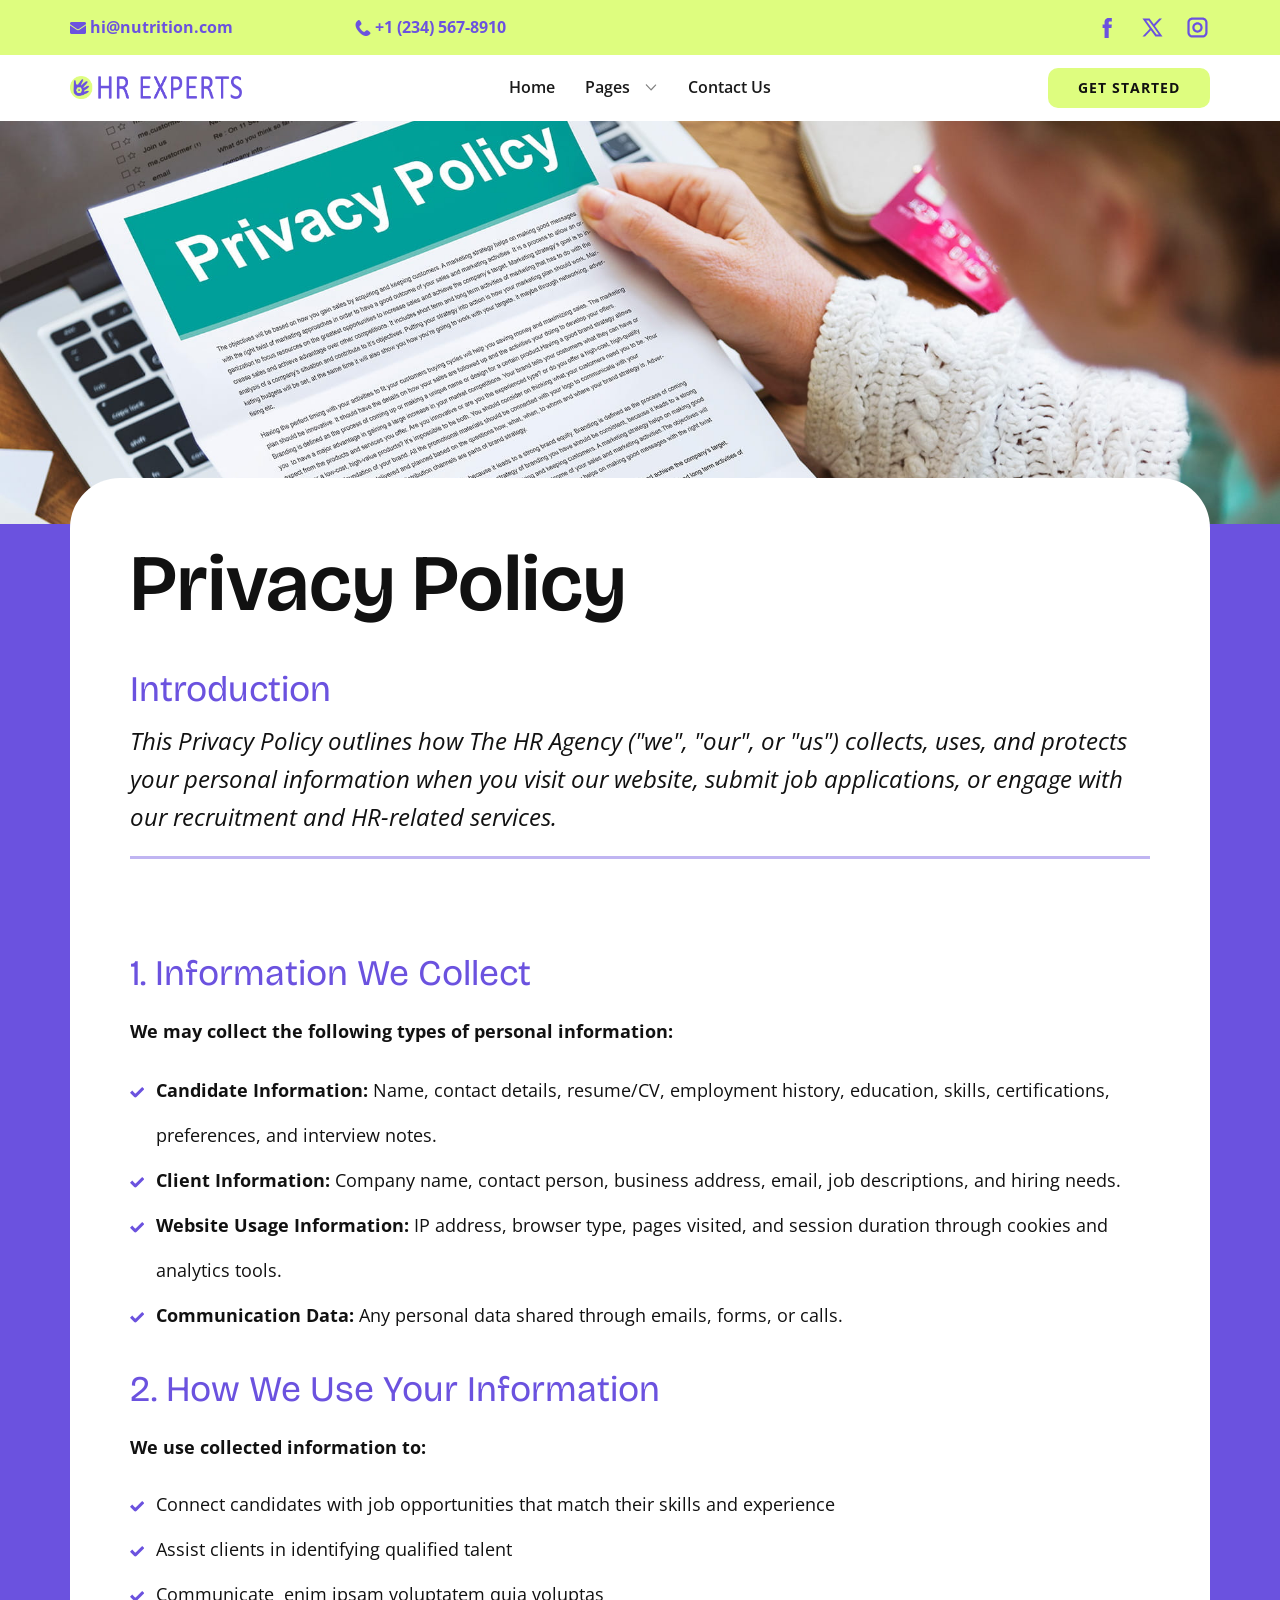
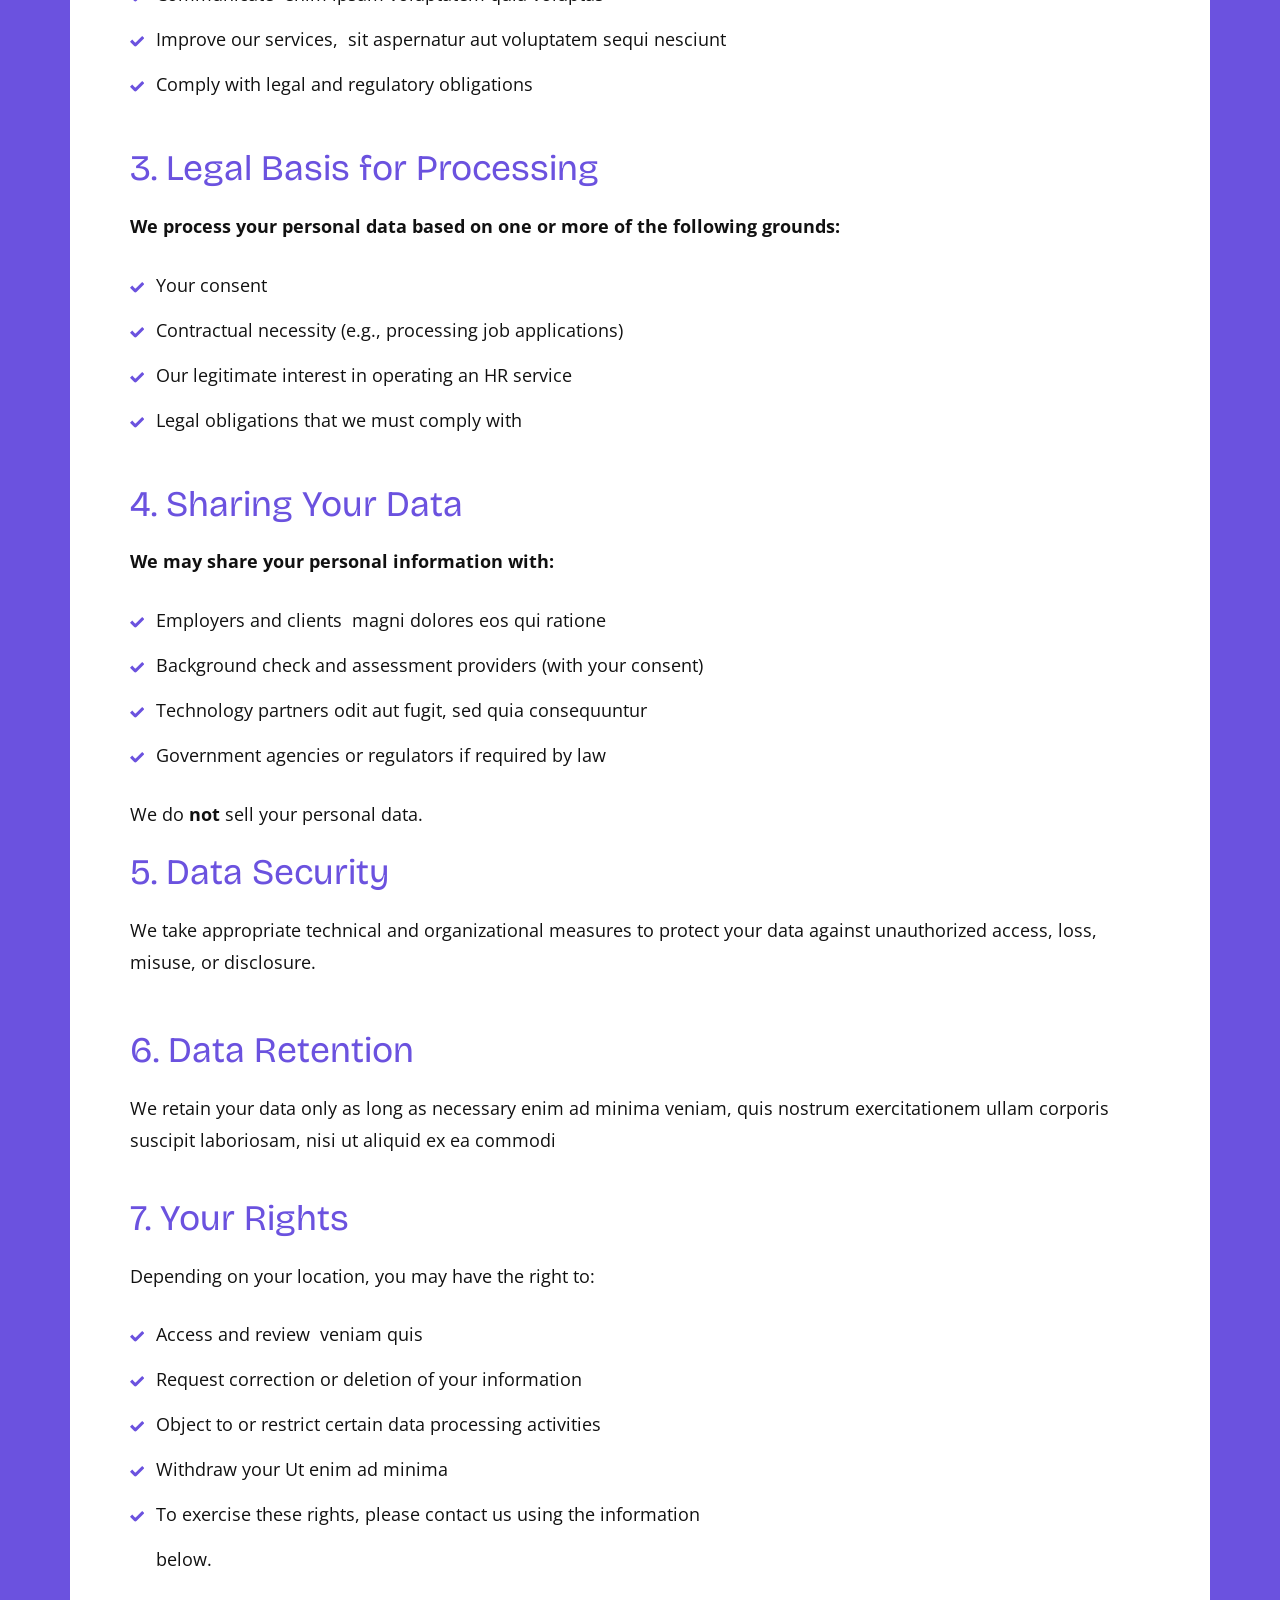
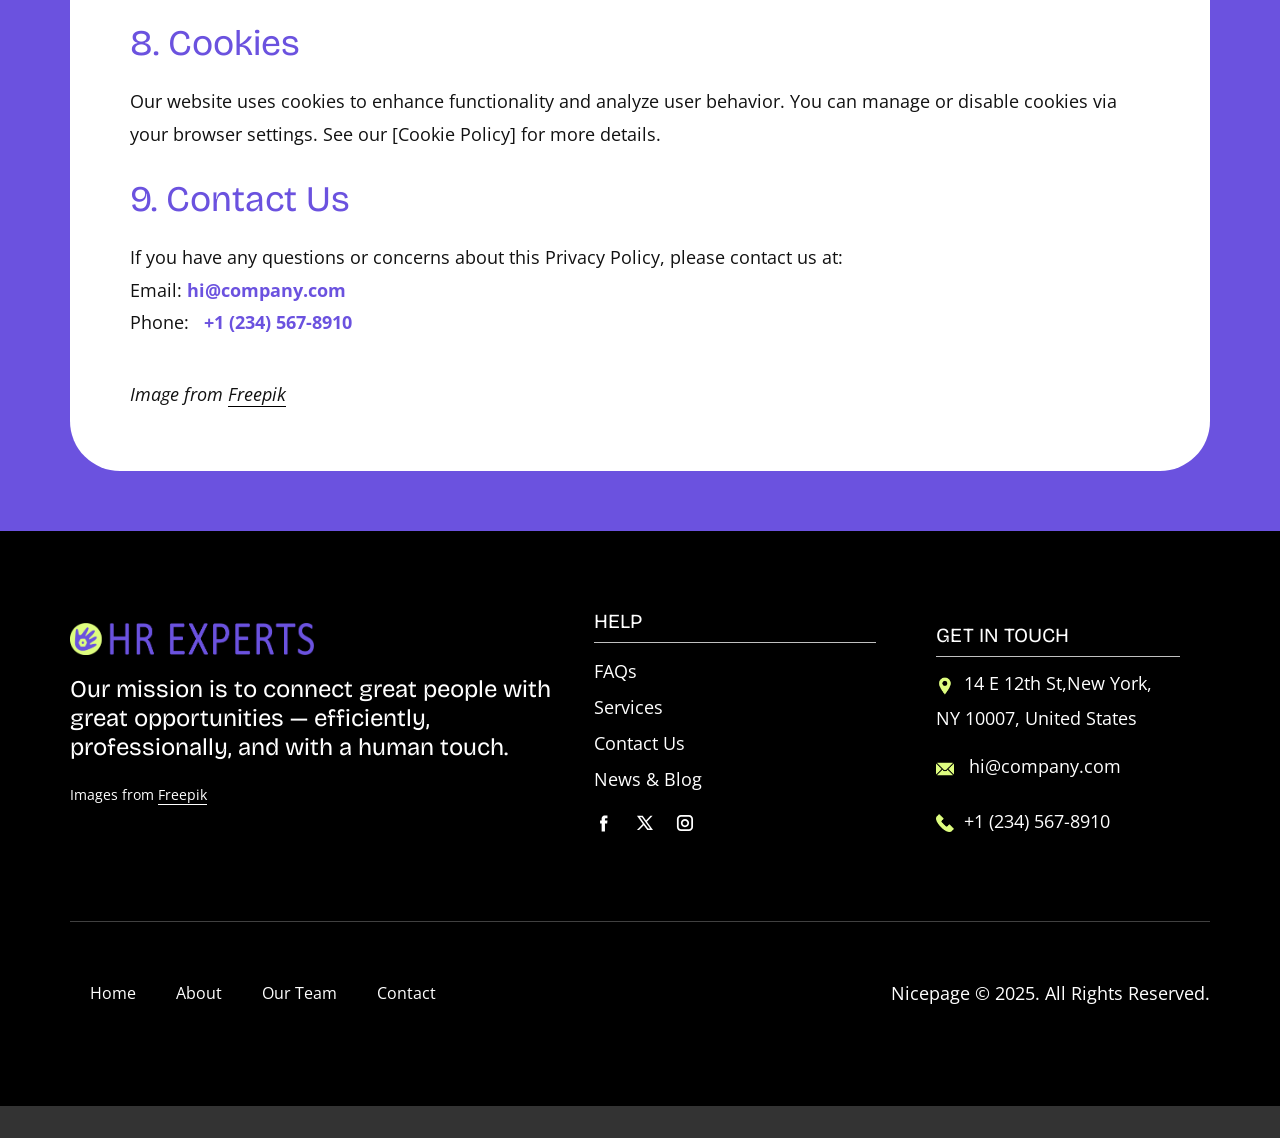
<file: Page-1.html>
<!DOCTYPE html>
<html style="font-size: 16px;" lang="en"><head>
    <meta name="viewport" content="width=device-width, initial-scale=1.0">
    <meta charset="utf-8">
    <meta name="keywords" content="​Privacy Policy">
    <meta name="description" content="">
    <title>Page 1</title>
    <link rel="stylesheet" href="nicepage.css" media="screen">
<link rel="stylesheet" href="Page-1.css" media="screen">
    <script class="u-script" type="text/javascript" src="jquery.js" defer=""></script>
    <script class="u-script" type="text/javascript" src="nicepage.js" defer=""></script>
    <meta name="generator" content="Nicepage 8.4.0, nicepage.com">
    
    
    
    
    
    
    <link id="u-page-google-font" rel="stylesheet" href="https://fonts.googleapis.com/css2?display=swap&amp;family=Open+Sans:ital,wght@0,300;0,400;0,500;0,600;0,700;0,800;1,300;1,400;1,500;1,600;1,700;1,800&amp;family=Bricolage+Grotesque:wght@200;300;400;500;600;700;800">
    <script type="application/ld+json">{
		"@context": "http://schema.org",
		"@type": "Organization",
		"name": "",
		"logo": "images/hr-logo.png",
		"sameAs": [
				"https://facebook.com/name",
				"https://twitter.com/name",
				"https://instagram.com/name",
				"https://facebook.com/name",
				"https://twitter.com/name",
				"https://instagram.com/name"
		]
}</script>
    <meta name="theme-color" content="#defd7f">
    <meta name="twitter:site" content="@">
    <meta name="twitter:card" content="summary_large_image">
    <meta name="twitter:title" content="Page 1">
    <meta name="twitter:description" content="">
    <meta property="og:title" content="Page 1">
    <meta property="og:type" content="website">
  <meta data-intl-tel-input-cdn-path="intlTelInput/"></head>
  <body data-path-to-root="./" data-include-products="false" class="u-body u-clearfix u-xl-mode" data-lang="en"><header class="u-border-no-bottom u-border-no-left u-border-no-right u-border-no-top u-clearfix u-header u-section-row-container" id="header" style="background-image: none"><div class="u-section-rows">
        <div class="u-clearfix u-palette-1-base u-section-row u-section-row-1">
          <div class="u-clearfix u-sheet u-valign-middle-sm u-valign-middle-xs u-sheet-1">
            <div class="data-layout-selected u-clearfix u-expanded-width u-gutter-0 u-layout-custom-sm u-layout-custom-xs u-layout-wrap u-layout-wrap-1">
              <div class="u-gutter-0 u-layout">
                <div class="u-layout-row">
                  <div class="u-container-align-left u-container-style u-layout-cell u-shape-rectangle u-size-15-lg u-size-15-md u-size-15-xl u-size-30-sm u-size-30-xs u-layout-cell-1">
                    <div class="u-container-layout u-valign-middle u-container-layout-1">
                      <a href="mailto:hi@car.repair.com" class="u-active-none u-align-left u-border-active-palette-1-base u-border-hover-white u-btn u-button-link u-button-style u-hover-none u-none u-text-active-palette-2-dark-3 u-text-hover-palette-2-dark-3 u-text-palette-2-base u-btn-1" data-animation-name="" data-animation-duration="0" data-animation-delay="0" data-animation-direction=""><span class="u-file-icon u-icon u-text-palette-2-base u-icon-1"><img src="images/2099199-a014f34f.png" alt=""></span>&nbsp;hi@nutrition.com
                      </a>
                    </div>
                  </div>
                  <div class="u-container-align-left u-container-style u-layout-cell u-shape-rectangle u-size-17-lg u-size-17-md u-size-17-xl u-size-30-sm u-size-30-xs u-layout-cell-2">
                    <div class="u-container-layout u-valign-middle u-container-layout-2">
                      <a href="tel:+12345678910" class="u-active-none u-align-left u-border-active-palette-1-base u-border-hover-white u-btn u-button-link u-button-style u-hover-none u-none u-text-active-palette-2-dark-3 u-text-hover-palette-2-dark-3 u-text-palette-2-base u-btn-2" data-animation-name="" data-animation-duration="0" data-animation-delay="0" data-animation-direction=""><span class="u-file-icon u-icon u-text-palette-2-base"><img src="images/1257-2ae193ba.png" alt=""></span>&nbsp;​+1 (234) 567-8910
                      </a>
                    </div>
                  </div>
                  <div class="u-container-style u-hidden-sm u-hidden-xs u-layout-cell u-shape-rectangle u-size-16-md u-size-18-lg u-size-18-xl u-size-30-sm u-size-30-xs u-layout-cell-3">
                    <div class="u-container-layout u-container-layout-3"></div>
                  </div>
                  <div class="u-container-align-left-sm u-container-align-left-xs u-container-align-right-lg u-container-align-right-md u-container-align-right-xl u-container-style u-layout-cell u-size-10-lg u-size-10-xl u-size-12-md u-size-30-sm u-size-30-xs u-layout-cell-4">
                    <div class="u-container-layout u-valign-middle u-container-layout-4">
                      <div class="u-social-icons u-social-icons-1">
                        <a class="u-social-url" title="facebook" target="_blank" href="https://facebook.com/name"><span class="u-icon u-social-facebook u-social-icon u-text-palette-2-base u-icon-3"><svg class="u-svg-link" preserveAspectRatio="xMidYMin slice" viewBox="0 0 112 112" style=""><use xlink:href="#svg-e935"></use></svg><svg class="u-svg-content" viewBox="0 0 112 112" x="0" y="0" id="svg-e935"><path fill="currentColor" d="M75.5,28.8H65.4c-1.5,0-4,0.9-4,4.3v9.4h13.9l-1.5,15.8H61.4v45.1H42.8V58.3h-8.8V42.4h8.8V32.2
c0-7.4,3.4-18.8,18.8-18.8h13.8v15.4H75.5z"></path></svg></span>
                        </a>
                        <a class="u-social-url" title="twitter" target="_blank" href="https://twitter.com/name"><span class="u-icon u-social-icon u-social-twitter u-text-palette-2-base u-icon-4"><svg class="u-svg-link" preserveAspectRatio="xMidYMin slice" viewBox="0 0 112.2 112.2" style=""><use xlink:href="#svg-b4b3"></use></svg><svg class="u-svg-content" viewBox="0 0 112.2 112.2" x="0px" y="0px" id="svg-b4b3"><path d="M67.1,49.1L98.6,16h-12L62,42L43.2,16H11l32.8,45.2L11,96h11.6l26.3-27.7L69.1,96H101L67.1,49.1z M55,61.9l-5.1-7L27.5,24.4
	h11.4l17.3,23.8l5.1,7.1l23.4,32.2H73.8L55,61.9z"></path></svg></span>
                        </a>
                        <a class="u-social-url" title="instagram" target="_blank" href="https://instagram.com/name"><span class="u-icon u-social-icon u-social-instagram u-text-palette-2-base u-icon-5"><svg class="u-svg-link" preserveAspectRatio="xMidYMin slice" viewBox="0 0 112 112" style=""><use xlink:href="#svg-f50c"></use></svg><svg class="u-svg-content" viewBox="0 0 112 112" x="0" y="0" id="svg-f50c"><path fill="currentColor" d="M55.9,32.9c-12.8,0-23.2,10.4-23.2,23.2s10.4,23.2,23.2,23.2s23.2-10.4,23.2-23.2S68.7,32.9,55.9,32.9z
	 M55.9,69.4c-7.4,0-13.3-6-13.3-13.3c-0.1-7.4,6-13.3,13.3-13.3s13.3,6,13.3,13.3C69.3,63.5,63.3,69.4,55.9,69.4z"></path><path fill="currentColor" d="M78.2,11H33.5C21,11,10.8,21.3,10.8,33.7v44.7c0,12.6,10.2,22.8,22.7,22.8h44.7c12.6,0,22.7-10.2,22.7-22.7
	V33.7C100.8,21.1,90.6,11,78.2,11z M91,78.4c0,7.1-5.8,12.8-12.8,12.8H33.5c-7.1,0-12.8-5.8-12.8-12.8V33.7
	c0-7.1,5.8-12.8,12.8-12.8h44.7c7.1,0,12.8,5.8,12.8,12.8V78.4z"></path></svg></span>
                        </a>
                      </div>
                    </div>
                  </div>
                </div>
              </div>
            </div>
          </div>
          
          
          
          
          
        </div>
        <div class="u-clearfix u-section-row" data-animation-name="" data-animation-duration="0" data-animation-delay="0" data-animation-direction="">
          <div class="u-clearfix u-sheet u-valign-middle-lg u-valign-middle-md u-valign-middle-sm u-valign-middle-xs u-sheet-2">
            <a href="#" class="u-enable-responsive u-image u-logo u-image-1" data-image-width="1138" data-image-height="149">
              <img src="images/hr-logo.png" class="u-logo-image u-logo-image-1">
            </a>
            <nav class="u-dropdown-icon u-menu u-menu-dropdown u-offcanvas u-menu-1" data-responsive-from="MD" role="navigation">
              <div class="menu-collapse" style="font-size: 1rem; letter-spacing: 0px; font-weight: 600;">
                <a class="u-button-style u-custom-active-border-color u-custom-border u-custom-border-color u-custom-borders u-custom-hover-border-color u-custom-left-right-menu-spacing u-custom-padding-bottom u-custom-text-active-color u-custom-text-color u-custom-text-hover-color u-custom-top-bottom-menu-spacing u-hamburger-link u-nav-link u-text-active-palette-1-dark-3 u-text-hover-palette-1-dark-3 u-text-palette-2-base" href="#" tabindex="-1" aria-label="Open menu" aria-controls="f711">
                  <svg class="u-svg-link" viewBox="0 0 24 24"><use xlink:href="#menu-hamburger"></use></svg>
                  <svg class="u-svg-content" version="1.1" id="menu-hamburger" viewBox="0 0 16 16" x="0px" y="0px" xmlns:xlink="http://www.w3.org/1999/xlink" xmlns="http://www.w3.org/2000/svg"><g><rect y="1" width="16" height="2"></rect><rect y="7" width="16" height="2"></rect><rect y="13" width="16" height="2"></rect>
</g></svg>
                </a>
              </div>
              <div class="u-custom-menu u-nav-container">
                <ul class="u-nav u-spacing-30 u-unstyled u-nav-1" role="menubar"><li role="none" class="u-nav-item"><a role="menuitem" class="u-border-2 u-border-active-palette-2-base u-border-hover-palette-2-base u-border-no-left u-border-no-right u-border-no-top u-button-style u-nav-link u-text-active-palette-2-base u-text-grey-90 u-text-hover-grey-90 u-nav-link-2" href="./">Home</a>
</li><li role="none" class="u-nav-item"><a tabindex="-1" role="menuitem" class="u-border-2 u-border-active-palette-2-base u-border-hover-palette-2-base u-border-no-left u-border-no-right u-border-no-top u-button-style u-nav-link u-text-active-palette-2-base u-text-grey-90 u-text-hover-grey-90 u-nav-link-2" aria-haspopup="true" aria-current="page">Pages</a><div class="u-nav-popup"><ul role="menu" class="u-h-spacing-22 u-nav u-unstyled u-v-spacing-12" aria-label="Pages menu"><li role="none" class="u-nav-item"><a role="menuitem" class="u-active-palette-1-light-3 u-button-style u-hover-palette-1-light-3 u-nav-link u-text-active-palette-2-base u-text-black u-text-hover-palette-2-base u-white" href="About.html">About Us</a>
</li><li role="none" class="u-nav-item"><a role="menuitem" class="u-active-palette-1-light-3 u-button-style u-hover-palette-1-light-3 u-nav-link u-text-active-palette-2-base u-text-black u-text-hover-palette-2-base u-white" href="Services.html">Our Services</a>
</li><li role="none" class="u-nav-item"><a role="menuitem" class="u-active-palette-1-light-3 u-button-style u-hover-palette-1-light-3 u-nav-link u-text-active-palette-2-base u-text-black u-text-hover-palette-2-base u-white" href="FAQ-Page.html">FAQ</a>
</li><li role="none" class="u-nav-item"><a role="menuitem" class="u-active-palette-1-light-3 u-button-style u-hover-palette-1-light-3 u-nav-link u-text-active-palette-2-base u-text-black u-text-hover-palette-2-base u-white" href="Blog.html">Blog Page</a>
</li><li role="none" class="u-nav-item"><a role="menuitem" class="u-active-palette-1-light-3 u-button-style u-hover-palette-1-light-3 u-nav-link u-text-active-palette-2-base u-text-black u-text-hover-palette-2-base u-white" href="Team.html">Our Team</a>
</li></ul>
</div>
</li><li role="none" class="u-nav-item"><a role="menuitem" class="u-border-2 u-border-active-palette-2-base u-border-hover-palette-2-base u-border-no-left u-border-no-right u-border-no-top u-button-style u-nav-link u-text-active-palette-2-base u-text-grey-90 u-text-hover-grey-90 u-nav-link-2" href="Contact.html">Contact Us</a>
</li></ul>
              </div>
              <div class="u-custom-menu u-nav-container-collapse" id="f711" role="region" aria-label="Menu panel">
                <div class="u-black u-container-style u-inner-container-layout u-opacity u-opacity-95 u-sidenav">
                  <div class="u-inner-container-layout u-sidenav-overflow">
                    <div class="u-menu-close" tabindex="-1" aria-label="Close menu"></div>
                    <ul class="u-align-center u-nav u-popupmenu-items u-unstyled u-nav-3" role="menubar"><li role="none" class="u-nav-item"><a role="menuitem" class="u-button-style u-nav-link" href="./">Home</a>
</li><li role="none" class="u-nav-item"><a tabindex="-1" role="menuitem" class="u-button-style u-nav-link" aria-haspopup="true" aria-current="page">Pages</a><div class="u-nav-popup"><ul role="menu" class="u-h-spacing-22 u-nav u-unstyled u-v-spacing-12" aria-label="Pages menu"><li role="none" class="u-nav-item"><a role="menuitem" class="u-button-style u-nav-link" href="About.html">About Us</a>
</li><li role="none" class="u-nav-item"><a role="menuitem" class="u-button-style u-nav-link" href="Services.html">Our Services</a>
</li><li role="none" class="u-nav-item"><a role="menuitem" class="u-button-style u-nav-link" href="FAQ-Page.html">FAQ</a>
</li><li role="none" class="u-nav-item"><a role="menuitem" class="u-button-style u-nav-link" href="Blog.html">Blog Page</a>
</li><li role="none" class="u-nav-item"><a role="menuitem" class="u-button-style u-nav-link" href="Team.html">Our Team</a>
</li></ul>
</div>
</li><li role="none" class="u-nav-item"><a role="menuitem" class="u-button-style u-nav-link" href="Contact.html">Contact Us</a>
</li></ul>
                  </div>
                </div>
                <div class="u-black u-menu-overlay u-opacity u-opacity-70"></div>
              </div>
              <style class="menu-style">@media (max-width: 939px) {
                    [data-responsive-from="MD"] .u-nav-container {
                        display: none;
                    }
                    [data-responsive-from="MD"] .menu-collapse {
                        display: block;
                    }
                }</style>
            </nav>
            <a href="" class="u-align-left-xs u-btn u-btn-round u-button-style u-hover-palette-1-light-1 u-palette-1-base u-radius u-btn-3" data-animation-name="" data-animation-duration="0" data-animation-delay="0" data-animation-direction="">Get Started </a>
          </div>
          
          
          
          
          
        </div>
      </div></header>
    <section class="u-clearfix u-container-align-center u-image u-section-1" data-image-width="1980" data-image-height="946" id="block-1">
      <div class="u-clearfix u-sheet u-sheet-1"></div>
    </section>
    <section class="u-clearfix u-container-align-left u-palette-2-base u-section-2" id="block-2">
      <div class="u-clearfix u-sheet u-valign-bottom u-sheet-1">
        <div class="u-align-center u-container-align-center u-container-align-left u-container-style u-expanded-width u-group u-radius u-shape-round u-white u-group-1">
          <div class="u-container-layout u-valign-middle u-container-layout-1">
            <h1 class="u-align-left u-text u-text-default u-text-1"> Privacy Policy</h1>
            <h3 class="u-align-left u-text u-text-default u-text-palette-2-base u-text-2"> Introduction</h3>
            <p class="u-align-left u-large-text u-text u-text-variant u-text-3"> This Privacy Policy outlines how The HR Agency ("we", "our", or "us") collects, uses, and protects your personal information when you visit our website, submit job applications, or engage with our recruitment and HR-related services.</p>
            <div class="u-align-left u-border-3 u-border-palette-2-light-2 u-expanded-width u-line u-line-horizontal u-line-1"></div>
          </div>
        </div>
      </div>
    </section>
    <section class="u-clearfix u-container-align-left u-palette-2-base u-section-3" id="block-3">
      <div class="u-clearfix u-sheet u-valign-middle-lg u-valign-middle-md u-valign-middle-xl u-valign-middle-xs u-sheet-1">
        <div class="u-align-center u-container-align-center u-container-align-left u-container-style u-expanded-width u-group u-shape-rectangle u-white u-group-1">
          <div class="u-container-layout u-valign-bottom u-container-layout-1">
            <h3 class="u-align-left u-text u-text-default u-text-palette-2-base u-text-1"> 1. Information We Collect</h3>
            <p class="u-align-left u-text u-text-default u-text-2"> We may collect the following types of personal information:</p>
            <ul class="u-align-left u-custom-list u-file-icon u-text u-text-3">
              <li style="padding-left: 6px;">
                <div class="u-list-icon u-text-palette-2-base">
                  <svg class="u-svg-content" viewBox="0 0 512 512" id="svg-04d6"><path d="m433.1 67.1-231.8 231.9c-6.2 6.2-16.4 6.2-22.6 0l-99.8-99.8-78.9 78.8 150.5 150.5c10.5 10.5 24.6 16.3 39.4 16.3 14.8 0 29-5.9 39.4-16.3l282.7-282.5z" fill="currentColor"></path></svg>
                </div><span style="font-weight: 700;"> Candidate Information: </span>Name, contact details, resume/CV, employment history, education, skills, certifications, preferences, and interview notes.
              </li>
              <li style="padding-left: 6px;">
                <div class="u-list-icon u-text-palette-2-base">
                  <svg class="u-svg-content" viewBox="0 0 512 512" id="svg-04d6"><path d="m433.1 67.1-231.8 231.9c-6.2 6.2-16.4 6.2-22.6 0l-99.8-99.8-78.9 78.8 150.5 150.5c10.5 10.5 24.6 16.3 39.4 16.3 14.8 0 29-5.9 39.4-16.3l282.7-282.5z" fill="currentColor"></path></svg>
                </div><span style="font-weight: 700;">Client Information: </span>Company name, contact person, business address, email, job descriptions, and hiring needs.
              </li>
              <li style="padding-left: 6px;">
                <div class="u-list-icon u-text-palette-2-base">
                  <svg class="u-svg-content" viewBox="0 0 512 512" id="svg-04d6"><path d="m433.1 67.1-231.8 231.9c-6.2 6.2-16.4 6.2-22.6 0l-99.8-99.8-78.9 78.8 150.5 150.5c10.5 10.5 24.6 16.3 39.4 16.3 14.8 0 29-5.9 39.4-16.3l282.7-282.5z" fill="currentColor"></path></svg>
                </div><span style="font-weight: 700;">Website Usage Information:</span> IP address, browser type, pages visited, and session duration through cookies and analytics tools.
              </li>
              <li style="padding-left: 6px;">
                <div class="u-list-icon u-text-palette-2-base">
                  <svg class="u-svg-content" viewBox="0 0 512 512" id="svg-04d6"><path d="m433.1 67.1-231.8 231.9c-6.2 6.2-16.4 6.2-22.6 0l-99.8-99.8-78.9 78.8 150.5 150.5c10.5 10.5 24.6 16.3 39.4 16.3 14.8 0 29-5.9 39.4-16.3l282.7-282.5z" fill="currentColor"></path></svg>
                </div><span style="font-weight: 700;">Communication Data:</span> Any personal data shared through emails, forms, or calls.
              </li>
            </ul>
            <h3 class="u-align-left u-text u-text-default u-text-palette-2-base u-text-4"> 2. How We Use Your Information</h3>
            <p class="u-align-left u-text u-text-default u-text-5"> We use collected information to:</p>
            <ul class="u-align-left u-custom-list u-file-icon u-text u-text-6" data-animation-name="" data-animation-duration="0" data-animation-delay="0" data-animation-direction="">
              <li style="padding-left: 6px;">
                <div class="u-list-icon u-text-palette-2-base">
                  <svg class="u-svg-content" viewBox="0 0 512 512" id="svg-8835"><path d="m433.1 67.1-231.8 231.9c-6.2 6.2-16.4 6.2-22.6 0l-99.8-99.8-78.9 78.8 150.5 150.5c10.5 10.5 24.6 16.3 39.4 16.3 14.8 0 29-5.9 39.4-16.3l282.7-282.5z" fill="currentColor"></path></svg>
                </div> Connect candidates with job opportunities that match their skills and experience
              </li>
              <li style="padding-left: 6px;">
                <div class="u-list-icon u-text-palette-2-base">
                  <svg class="u-svg-content" viewBox="0 0 512 512" id="svg-8835"><path d="m433.1 67.1-231.8 231.9c-6.2 6.2-16.4 6.2-22.6 0l-99.8-99.8-78.9 78.8 150.5 150.5c10.5 10.5 24.6 16.3 39.4 16.3 14.8 0 29-5.9 39.4-16.3l282.7-282.5z" fill="currentColor"></path></svg>
                </div>Assist clients in identifying qualified talent
              </li>
              <li style="padding-left: 6px;">
                <div class="u-list-icon u-text-palette-2-base">
                  <svg class="u-svg-content" viewBox="0 0 512 512" id="svg-8835"><path d="m433.1 67.1-231.8 231.9c-6.2 6.2-16.4 6.2-22.6 0l-99.8-99.8-78.9 78.8 150.5 150.5c10.5 10.5 24.6 16.3 39.4 16.3 14.8 0 29-5.9 39.4-16.3l282.7-282.5z" fill="currentColor"></path></svg>
                </div>Communicate ​ enim ipsam voluptatem quia voluptas
              </li>
              <li style="padding-left: 6px;">
                <div class="u-list-icon u-text-palette-2-base">
                  <svg class="u-svg-content" viewBox="0 0 512 512" id="svg-8835"><path d="m433.1 67.1-231.8 231.9c-6.2 6.2-16.4 6.2-22.6 0l-99.8-99.8-78.9 78.8 150.5 150.5c10.5 10.5 24.6 16.3 39.4 16.3 14.8 0 29-5.9 39.4-16.3l282.7-282.5z" fill="currentColor"></path></svg>
                </div>Improve our services, &nbsp;sit aspernatur aut  voluptatem sequi nesciunt
              </li>
              <li style="padding-left: 6px;">
                <div class="u-list-icon u-text-palette-2-base">
                  <svg class="u-svg-content" viewBox="0 0 512 512" id="svg-8835"><path d="m433.1 67.1-231.8 231.9c-6.2 6.2-16.4 6.2-22.6 0l-99.8-99.8-78.9 78.8 150.5 150.5c10.5 10.5 24.6 16.3 39.4 16.3 14.8 0 29-5.9 39.4-16.3l282.7-282.5z" fill="currentColor"></path></svg>
                </div>Comply with legal and regulatory obligations
              </li>
            </ul>
            <h3 class="u-align-left u-text u-text-default u-text-palette-2-base u-text-7"> 3. Legal Basis for Processing</h3>
            <p class="u-align-left u-text u-text-8"> We process your personal data based on one or more of the following grounds:<br>
            </p>
            <ul class="u-align-left u-custom-list u-file-icon u-text u-text-9">
              <li style="padding-left: 6px;">
                <div class="u-list-icon u-text-palette-2-base">
                  <svg class="u-svg-content" viewBox="0 0 512 512" id="svg-719d"><path d="m433.1 67.1-231.8 231.9c-6.2 6.2-16.4 6.2-22.6 0l-99.8-99.8-78.9 78.8 150.5 150.5c10.5 10.5 24.6 16.3 39.4 16.3 14.8 0 29-5.9 39.4-16.3l282.7-282.5z" fill="currentColor"></path></svg>
                </div> Your consent
              </li>
              <li style="padding-left: 6px;">
                <div class="u-list-icon u-text-palette-2-base">
                  <svg class="u-svg-content" viewBox="0 0 512 512" id="svg-719d"><path d="m433.1 67.1-231.8 231.9c-6.2 6.2-16.4 6.2-22.6 0l-99.8-99.8-78.9 78.8 150.5 150.5c10.5 10.5 24.6 16.3 39.4 16.3 14.8 0 29-5.9 39.4-16.3l282.7-282.5z" fill="currentColor"></path></svg>
                </div>Contractual necessity (e.g., processing job applications)
              </li>
              <li style="padding-left: 6px;">
                <div class="u-list-icon u-text-palette-2-base">
                  <svg class="u-svg-content" viewBox="0 0 512 512" id="svg-719d"><path d="m433.1 67.1-231.8 231.9c-6.2 6.2-16.4 6.2-22.6 0l-99.8-99.8-78.9 78.8 150.5 150.5c10.5 10.5 24.6 16.3 39.4 16.3 14.8 0 29-5.9 39.4-16.3l282.7-282.5z" fill="currentColor"></path></svg>
                </div>Our legitimate interest in operating an HR service
              </li>
              <li style="padding-left: 6px;">
                <div class="u-list-icon u-text-palette-2-base">
                  <svg class="u-svg-content" viewBox="0 0 512 512" id="svg-719d"><path d="m433.1 67.1-231.8 231.9c-6.2 6.2-16.4 6.2-22.6 0l-99.8-99.8-78.9 78.8 150.5 150.5c10.5 10.5 24.6 16.3 39.4 16.3 14.8 0 29-5.9 39.4-16.3l282.7-282.5z" fill="currentColor"></path></svg>
                </div>
              </li>
              <li style="padding-left: 6px;">Legal obligations that we must comply with</li>
            </ul>
            <h3 class="u-align-left u-text u-text-default u-text-palette-2-base u-text-10"> 4. Sharing Your Data</h3>
            <p class="u-align-left u-text u-text-default u-text-11"> We may share your personal information with:</p>
            <ul class="u-align-left u-custom-list u-file-icon u-text u-text-12" data-animation-name="" data-animation-duration="0" data-animation-delay="0" data-animation-direction="">
              <li style="padding-left: 6px;">
                <div class="u-list-icon u-text-palette-2-base">
                  <svg class="u-svg-content" viewBox="0 0 512 512" id="svg-468e"><path d="m433.1 67.1-231.8 231.9c-6.2 6.2-16.4 6.2-22.6 0l-99.8-99.8-78.9 78.8 150.5 150.5c10.5 10.5 24.6 16.3 39.4 16.3 14.8 0 29-5.9 39.4-16.3l282.7-282.5z" fill="currentColor"></path></svg>
                </div> Employers and clients ​ magni dolores eos qui ratione
              </li>
              <li style="padding-left: 6px;">
                <div class="u-list-icon u-text-palette-2-base">
                  <svg class="u-svg-content" viewBox="0 0 512 512" id="svg-468e"><path d="m433.1 67.1-231.8 231.9c-6.2 6.2-16.4 6.2-22.6 0l-99.8-99.8-78.9 78.8 150.5 150.5c10.5 10.5 24.6 16.3 39.4 16.3 14.8 0 29-5.9 39.4-16.3l282.7-282.5z" fill="currentColor"></path></svg>
                </div>Background check and assessment providers (with your consent)
              </li>
              <li style="padding-left: 6px;">
                <div class="u-list-icon u-text-palette-2-base">
                  <svg class="u-svg-content" viewBox="0 0 512 512" id="svg-468e"><path d="m433.1 67.1-231.8 231.9c-6.2 6.2-16.4 6.2-22.6 0l-99.8-99.8-78.9 78.8 150.5 150.5c10.5 10.5 24.6 16.3 39.4 16.3 14.8 0 29-5.9 39.4-16.3l282.7-282.5z" fill="currentColor"></path></svg>
                </div>Technology partners ​odit aut fugit, sed quia consequuntur
              </li>
              <li style="padding-left: 6px;">
                <div class="u-list-icon u-text-palette-2-base">
                  <svg class="u-svg-content" viewBox="0 0 512 512" id="svg-468e"><path d="m433.1 67.1-231.8 231.9c-6.2 6.2-16.4 6.2-22.6 0l-99.8-99.8-78.9 78.8 150.5 150.5c10.5 10.5 24.6 16.3 39.4 16.3 14.8 0 29-5.9 39.4-16.3l282.7-282.5z" fill="currentColor"></path></svg>
                </div>Government agencies or regulators if required by law
              </li>
            </ul>
            <p class="u-align-left u-text u-text-13"> We do <span style="font-weight: 700;">not</span> sell your personal data.
            </p>
            <h3 class="u-align-left u-text u-text-default u-text-palette-2-base u-text-14"> 5. Data Security</h3>
            <p class="u-align-left u-text u-text-default u-text-15"> We take appropriate technical and organizational measures to protect your data against unauthorized access, loss, misuse, or disclosure.</p>
          </div>
        </div>
      </div>
    </section>
    <section class="u-clearfix u-container-align-left u-palette-2-base u-section-4" id="block-4">
      <div class="u-clearfix u-sheet u-valign-top u-sheet-1">
        <div class="u-align-center u-container-align-center u-container-align-left u-container-style u-expanded-width u-group u-radius u-shape-round u-white u-group-1">
          <div class="u-container-layout u-valign-top u-container-layout-1">
            <h3 class="u-align-left u-text u-text-default u-text-palette-2-base u-text-1"> 6. Data Retention</h3>
            <p class="u-align-left u-text u-text-default u-text-2"> We retain your data only as long as necessary​ enim ad minima veniam, quis nostrum exercitationem ullam corporis suscipit laboriosam, nisi ut aliquid ex ea commodi</p>
            <h3 class="u-align-left u-text u-text-default u-text-palette-2-base u-text-3"> 7. Your Rights</h3>
            <p class="u-align-left u-text u-text-default u-text-4"> Depending on your location, you may have the right to:</p>
            <ul class="u-align-left u-custom-list u-text u-text-5" data-animation-name="" data-animation-duration="0" data-animation-delay="0" data-animation-direction="">
              <li style="padding-left: 6px;">
                <div class="u-list-icon u-text-palette-2-base">
                  <svg class="u-svg-content" viewBox="0 0 512 512" id="svg-f1d1"><path d="m433.1 67.1-231.8 231.9c-6.2 6.2-16.4 6.2-22.6 0l-99.8-99.8-78.9 78.8 150.5 150.5c10.5 10.5 24.6 16.3 39.4 16.3 14.8 0 29-5.9 39.4-16.3l282.7-282.5z" fill="currentColor"></path></svg>
                </div> Access and review ​ veniam quis&nbsp;
              </li>
              <li style="padding-left: 6px;">
                <div class="u-list-icon u-text-palette-2-base">
                  <svg class="u-svg-content" viewBox="0 0 512 512" id="svg-f1d1"><path d="m433.1 67.1-231.8 231.9c-6.2 6.2-16.4 6.2-22.6 0l-99.8-99.8-78.9 78.8 150.5 150.5c10.5 10.5 24.6 16.3 39.4 16.3 14.8 0 29-5.9 39.4-16.3l282.7-282.5z" fill="currentColor"></path></svg>
                </div>Request correction or deletion of your information
              </li>
              <li style="padding-left: 6px;">
                <div class="u-list-icon u-text-palette-2-base">
                  <svg class="u-svg-content" viewBox="0 0 512 512" id="svg-f1d1"><path d="m433.1 67.1-231.8 231.9c-6.2 6.2-16.4 6.2-22.6 0l-99.8-99.8-78.9 78.8 150.5 150.5c10.5 10.5 24.6 16.3 39.4 16.3 14.8 0 29-5.9 39.4-16.3l282.7-282.5z" fill="currentColor"></path></svg>
                </div>Object to or restrict certain data processing activities
              </li>
              <li style="padding-left: 6px;">
                <div class="u-list-icon u-text-palette-2-base">
                  <svg class="u-svg-content" viewBox="0 0 512 512" id="svg-f1d1"><path d="m433.1 67.1-231.8 231.9c-6.2 6.2-16.4 6.2-22.6 0l-99.8-99.8-78.9 78.8 150.5 150.5c10.5 10.5 24.6 16.3 39.4 16.3 14.8 0 29-5.9 39.4-16.3l282.7-282.5z" fill="currentColor"></path></svg>
                </div>Withdraw your ​Ut enim ad minima
              </li>
              <li style="padding-left: 6px;">
                <div class="u-list-icon u-text-palette-2-base">
                  <svg class="u-svg-content" viewBox="0 0 512 512" id="svg-f1d1"><path d="m433.1 67.1-231.8 231.9c-6.2 6.2-16.4 6.2-22.6 0l-99.8-99.8-78.9 78.8 150.5 150.5c10.5 10.5 24.6 16.3 39.4 16.3 14.8 0 29-5.9 39.4-16.3l282.7-282.5z" fill="currentColor"></path></svg>
                </div>To exercise these rights, please contact us using the information below.
              </li>
            </ul>
            <h3 class="u-align-left u-text u-text-default u-text-palette-2-base u-text-6" data-animation-name="" data-animation-duration="0" data-animation-delay="0" data-animation-direction=""> 8. Cookies</h3>
            <p class="u-align-left u-text u-text-default u-text-7"> Our website uses cookies to enhance functionality and analyze user behavior. You can manage or disable cookies via your browser settings. See our [Cookie Policy] for more details.</p>
            <h3 class="u-align-left u-text u-text-default u-text-palette-2-base u-text-8" data-animation-name="" data-animation-duration="0" data-animation-delay="0" data-animation-direction="">9. Contact Us</h3>
            <p class="u-align-left u-text u-text-default u-text-9"> If you have any questions or concerns about this Privacy Policy, please contact us at:<br>Email: <a href="mailto:hi@email.com" class="u-active-none u-border-2 u-border-active-palette-2-base u-border-hover-palette-2-base u-border-no-left u-border-no-right u-border-no-top u-btn u-button-link u-button-style u-hover-none u-none u-text-active-palette-2-base u-text-hover-palette-2-base u-text-palette-2-base u-btn-1">hi@company.com</a>
              <br> Phone: ​&nbsp; <a href="tel:+12345678910" class="u-active-none u-border-2 u-border-active-palette-2-base u-border-hover-palette-2-base u-border-no-left u-border-no-right u-border-no-top u-btn u-button-link u-button-style u-hover-none u-none u-text-active-palette-2-base u-text-hover-palette-2-base u-text-palette-2-base u-btn-2" data-animation-name="" data-animation-duration="0" data-animation-delay="0" data-animation-direction="">+1 (234) 567-8910</a>
            </p>
            <p class="u-align-left u-text u-text-default u-text-10">Image from <a href="https://www.freepik.com" class="u-active-none u-border-1 u-border-active-palette-3-base u-border-black u-border-hover-palette-3-base u-border-no-left u-border-no-right u-border-no-top u-btn u-button-link u-button-style u-hover-none u-none u-text-body-color u-btn-3" target="_blank">Freepik</a>
            </p>
          </div>
        </div>
      </div>
    </section>
    
    
    
    <footer class="u-align-center-sm u-align-center-xs u-black u-clearfix u-container-align-center u-footer" id="footer"><div class="u-clearfix u-sheet u-valign-middle u-sheet-1">
        <div class="data-layout-selected u-clearfix u-expanded-width u-layout-wrap u-layout-wrap-1">
          <div class="u-gutter-0 u-layout">
            <div class="u-layout-row">
              <div class="u-container-align-left u-container-style u-layout-cell u-shape-rectangle u-size-26-lg u-size-26-xl u-size-26-xxl u-size-40-md u-size-40-sm u-size-40-xs u-layout-cell-1">
                <div class="u-container-layout u-valign-top u-container-layout-1">
                  <a href="" class="u-image u-logo u-image-1" data-image-width="1138" data-image-height="149">
                    <img src="images/hr-logo.png" class="u-logo-image u-logo-image-1">
                  </a>
                  <h4 class="u-align-left u-text u-text-default u-text-1"> Our mission is to connect great people with great opportunities — efficiently, professionally, and with a human touch.</h4>
                  <p class="u-align-left u-text u-text-2">Images from <a href="https://www.freepik.com/" class="u-active-none u-border-1 u-border-active-palette-1-base u-border-hover-palette-1-base u-border-no-left u-border-no-right u-border-no-top u-border-white u-btn u-button-link u-button-style u-hover-none u-none u-text-body-alt-color u-btn-1" target="_blank" data-animation-name="" data-animation-duration="0" data-animation-delay="0" data-animation-direction="">Freepik</a>
                  </p>
                </div>
              </div>
              <div class="u-container-style u-layout-cell u-shape-rectangle u-size-18-lg u-size-18-xl u-size-18-xxl u-size-20-md u-size-20-sm u-size-20-xs u-layout-cell-2">
                <div class="u-container-layout u-valign-top u-container-layout-2">
                  <h5 class="u-align-left u-text u-text-3"> Help</h5>
                  <div class="u-align-left u-border-1 u-border-grey-25 u-border-no-bottom u-border-no-left u-expanded-width u-line u-line-horizontal u-line-1"></div>
                  <p class="u-align-left u-text u-text-4">
                    <a href="#" class="u-active-none u-border-1 u-border-active-white u-border-hover-white u-border-no-left u-border-no-right u-border-no-top u-btn u-button-link u-button-style u-hover-none u-none u-text-active-grey-10 u-text-body-alt-color u-text-hover-grey-10 u-btn-2" title="#" data-animation-name="" data-animation-duration="0" data-animation-delay="0" data-animation-direction=""> FAQs</a>
                    <a href="#" class="u-active-none u-border-1 u-border-active-white u-border-hover-white u-border-no-left u-border-no-right u-border-no-top u-btn u-button-link u-button-style u-hover-none u-none u-text-active-grey-10 u-text-body-alt-color u-text-hover-grey-10 u-btn-3" title="#" data-animation-name="" data-animation-duration="0" data-animation-delay="0" data-animation-direction="">
                      <br>Services
                    </a>
                    <br>
                    <a href="#" class="u-active-none u-border-1 u-border-active-white u-border-hover-white u-border-no-left u-border-no-right u-border-no-top u-btn u-button-link u-button-style u-hover-none u-none u-text-active-grey-10 u-text-body-alt-color u-text-hover-grey-10 u-btn-4" title="#" data-animation-name="" data-animation-duration="0" data-animation-delay="0" data-animation-direction=""> Contact Us<br>
                    </a>
                    <a href="#" class="u-active-none u-border-1 u-border-active-white u-border-hover-white u-border-no-left u-border-no-right u-border-no-top u-btn u-button-link u-button-style u-hover-none u-none u-text-active-grey-10 u-text-body-alt-color u-text-hover-grey-10 u-btn-5" data-animation-name="" data-animation-duration="0" data-animation-delay="0" data-animation-direction=""> News &amp; Blog</a>
                    <br>
                  </p>
                  <div class="u-social-icons u-social-icons-1">
                    <a class="u-social-url" title="facebook" target="_blank" href="https://facebook.com/name"><span class="u-icon u-social-facebook u-social-icon u-text-white u-icon-1"><svg class="u-svg-link" preserveAspectRatio="xMidYMin slice" viewBox="0 0 112 112" style=""><use xlink:href="#svg-58df"></use></svg><svg class="u-svg-content" viewBox="0 0 112 112" x="0" y="0" id="svg-58df"><path fill="currentColor" d="M75.5,28.8H65.4c-1.5,0-4,0.9-4,4.3v9.4h13.9l-1.5,15.8H61.4v45.1H42.8V58.3h-8.8V42.4h8.8V32.2
c0-7.4,3.4-18.8,18.8-18.8h13.8v15.4H75.5z"></path></svg></span>
                    </a>
                    <a class="u-social-url" title="twitter" target="_blank" href="https://twitter.com/name"><span class="u-icon u-social-icon u-social-twitter u-text-white u-icon-2"><svg class="u-svg-link" preserveAspectRatio="xMidYMin slice" viewBox="0 0 112.2 112.2" style=""><use xlink:href="#svg-e10a"></use></svg><svg class="u-svg-content" viewBox="0 0 112.2 112.2" x="0px" y="0px" id="svg-e10a"><path d="M67.1,49.1L98.6,16h-12L62,42L43.2,16H11l32.8,45.2L11,96h11.6l26.3-27.7L69.1,96H101L67.1,49.1z M55,61.9l-5.1-7L27.5,24.4
	h11.4l17.3,23.8l5.1,7.1l23.4,32.2H73.8L55,61.9z"></path></svg></span>
                    </a>
                    <a class="u-social-url" title="instagram" target="_blank" href="https://instagram.com/name"><span class="u-icon u-social-icon u-social-instagram u-text-white u-icon-3"><svg class="u-svg-link" preserveAspectRatio="xMidYMin slice" viewBox="0 0 112 112" style=""><use xlink:href="#svg-3bdf"></use></svg><svg class="u-svg-content" viewBox="0 0 112 112" x="0" y="0" id="svg-3bdf"><path fill="currentColor" d="M55.9,32.9c-12.8,0-23.2,10.4-23.2,23.2s10.4,23.2,23.2,23.2s23.2-10.4,23.2-23.2S68.7,32.9,55.9,32.9z
	 M55.9,69.4c-7.4,0-13.3-6-13.3-13.3c-0.1-7.4,6-13.3,13.3-13.3s13.3,6,13.3,13.3C69.3,63.5,63.3,69.4,55.9,69.4z"></path><path fill="currentColor" d="M78.2,11H33.5C21,11,10.8,21.3,10.8,33.7v44.7c0,12.6,10.2,22.8,22.7,22.8h44.7c12.6,0,22.7-10.2,22.7-22.7
	V33.7C100.8,21.1,90.6,11,78.2,11z M91,78.4c0,7.1-5.8,12.8-12.8,12.8H33.5c-7.1,0-12.8-5.8-12.8-12.8V33.7
	c0-7.1,5.8-12.8,12.8-12.8h44.7c7.1,0,12.8,5.8,12.8,12.8V78.4z"></path></svg></span>
                    </a>
                  </div>
                </div>
              </div>
              <div class="u-container-style u-layout-cell u-shape-rectangle u-size-16-lg u-size-16-xl u-size-16-xxl u-size-60-md u-size-60-sm u-size-60-xs u-layout-cell-3">
                <div class="u-container-layout u-valign-top u-container-layout-3">
                  <h5 class="u-align-left u-text u-text-5"> Get In Touch</h5>
                  <div class="u-align-left u-border-1 u-border-grey-25 u-border-no-bottom u-border-no-left u-expanded-width u-line u-line-horizontal u-line-2" data-animation-name="" data-animation-duration="0" data-animation-delay="0" data-animation-direction=""></div>
                  <p class="u-align-left u-text u-text-6"><span class="u-file-icon u-icon u-text-palette-1-base u-icon-4"><img src="images/1-93d55d40.png" alt=""></span>&nbsp;​​​​14 E 12th St,New York, NY 10007, United States
                  </p>
                  <p class="u-align-left u-text u-text-default u-text-7"><span class="u-file-icon u-icon u-text-palette-1-base u-icon-5"><img src="images/2-6e531309.png" alt=""></span>&nbsp; <a href="mailto:hi@car.repair.com" class="u-active-none u-border-1 u-border-active-white u-border-hover-white u-border-no-left u-border-no-right u-border-no-top u-btn u-button-link u-button-style u-hover-none u-none u-text-active-grey-10 u-text-body-alt-color u-text-hover-grey-10 u-btn-6" data-animation-name="" data-animation-duration="0" data-animation-delay="0" data-animation-direction="">hi@company.com</a>
                  </p>
                  <p class="u-align-left u-text u-text-8">
                    <a href="tel:+12345678910" class="u-active-none u-border-1 u-border-active-white u-border-hover-white u-border-no-left u-border-no-right u-border-no-top u-btn u-button-link u-button-style u-hover-none u-none u-text-active-grey-10 u-text-body-alt-color u-text-hover-grey-10 u-btn-7" data-animation-name="" data-animation-duration="0" data-animation-delay="0" data-animation-direction=""><span class="u-file-icon u-icon u-text-palette-1-base u-icon-6"><img src="images/3-b3d4a3e3.png" alt=""></span>&nbsp;​+1 (234) 567-8910
                    </a>
                  </p>
                </div>
              </div>
            </div>
          </div>
        </div>
        <div class="u-align-center u-border-1 u-border-grey-75 u-expanded-width u-line u-line-horizontal u-line-3"></div>
        <div class="data-layout-selected u-clearfix u-expanded-width u-layout-custom-xs u-layout-wrap u-layout-wrap-2">
          <div class="u-layout">
            <div class="u-layout-row">
              <div class="u-container-style u-layout-cell u-size-14-xs u-size-30-lg u-size-30-xl u-size-30-xxl u-size-60-md u-size-60-sm u-layout-cell-4">
                <div class="u-container-layout u-valign-middle u-container-layout-4">
                  <nav class="u-menu u-menu-dropdown u-offcanvas u-menu-1" data-responsive-from="XS" role="navigation">
                    <div class="menu-collapse">
                      <a class="u-button-style u-hamburger-link u-nav-link" aria-label="Open menu" aria-controls="e226" href="#">
                        <svg class="u-svg-link" viewBox="0 0 24 24"><use xlink:href="#svg-23e0"></use></svg>
                        <svg class="u-svg-content" version="1.1" id="svg-23e0" viewBox="0 0 16 16" x="0px" y="0px" xmlns:xlink="http://www.w3.org/1999/xlink" xmlns="http://www.w3.org/2000/svg"><g><rect y="1" width="16" height="2"></rect><rect y="7" width="16" height="2"></rect><rect y="13" width="16" height="2"></rect>
</g></svg>
                      </a>
                    </div>
                    <div class="u-custom-menu u-nav-container">
                      <ul class="u-nav u-unstyled" role="menubar"><li class="u-nav-item" role="none"><a class="u-button-style u-nav-link" href="#" tabindex="-1" role="menuitem" aria-haspopup="true" aria-expanded="false">Home</a>
</li><li class="u-nav-item" role="none"><a class="u-button-style u-nav-link" href="#" tabindex="-1" role="menuitem">About</a>
</li><li class="u-nav-item" role="none"><a class="u-button-style u-nav-link" href="#" tabindex="-1" role="menuitem">Our Team</a>
</li><li class="u-nav-item" role="none"><a class="u-button-style u-nav-link" href="#" tabindex="-1" role="menuitem">Contact</a>
</li></ul>
                    </div>
                    <div id="e226" role="region" aria-label="Menu panel" class="u-custom-menu u-nav-container-collapse">
                      <div class="u-black u-container-style u-inner-container-layout u-opacity u-opacity-95 u-sidenav">
                        <div class="u-inner-container-layout u-sidenav-overflow">
                          <div class="u-menu-close" aria-label="Close menu"></div>
                          <ul class="u-align-center u-nav u-popupmenu-items u-unstyled u-nav-2"><li class="u-nav-item"><a class="u-button-style u-nav-link" href="#">Home</a>
</li><li class="u-nav-item"><a class="u-button-style u-nav-link" href="#">About</a>
</li><li class="u-nav-item"><a class="u-button-style u-nav-link" href="#">Our Team</a>
</li><li class="u-nav-item"><a class="u-button-style u-nav-link" href="#">Contact</a>
</li></ul>
                        </div>
                      </div>
                      <div class="u-black u-menu-overlay u-opacity u-opacity-70"></div>
                    </div>
                    <style class="menu-style">@media (max-width: 539px) {
                    [data-responsive-from="XS"] .u-nav-container {
                        display: none;
                    }
                    [data-responsive-from="XS"] .menu-collapse {
                        display: block;
                    }
                }</style>
                  </nav>
                </div>
              </div>
              <div class="u-container-align-left-md u-container-align-left-sm u-container-align-left-xs u-container-align-right-lg u-container-align-right-xl u-container-align-right-xxl u-container-style u-layout-cell u-size-30-lg u-size-30-xl u-size-30-xxl u-size-46-xs u-size-60-md u-size-60-sm u-layout-cell-5">
                <div class="u-container-layout u-valign-middle u-container-layout-5">
                  <p class="u-align-left-md u-align-left-sm u-align-left-xs u-align-right-lg u-align-right-xl u-align-right-xxl u-text u-text-default u-text-9">Nicepage © 2025. All Rights Reserved.</p>
                </div>
              </div>
            </div>
          </div>
        </div>
      </div></footer>
    <section class="u-backlink u-clearfix u-grey-80"></section>
  
</body></html>
</file>
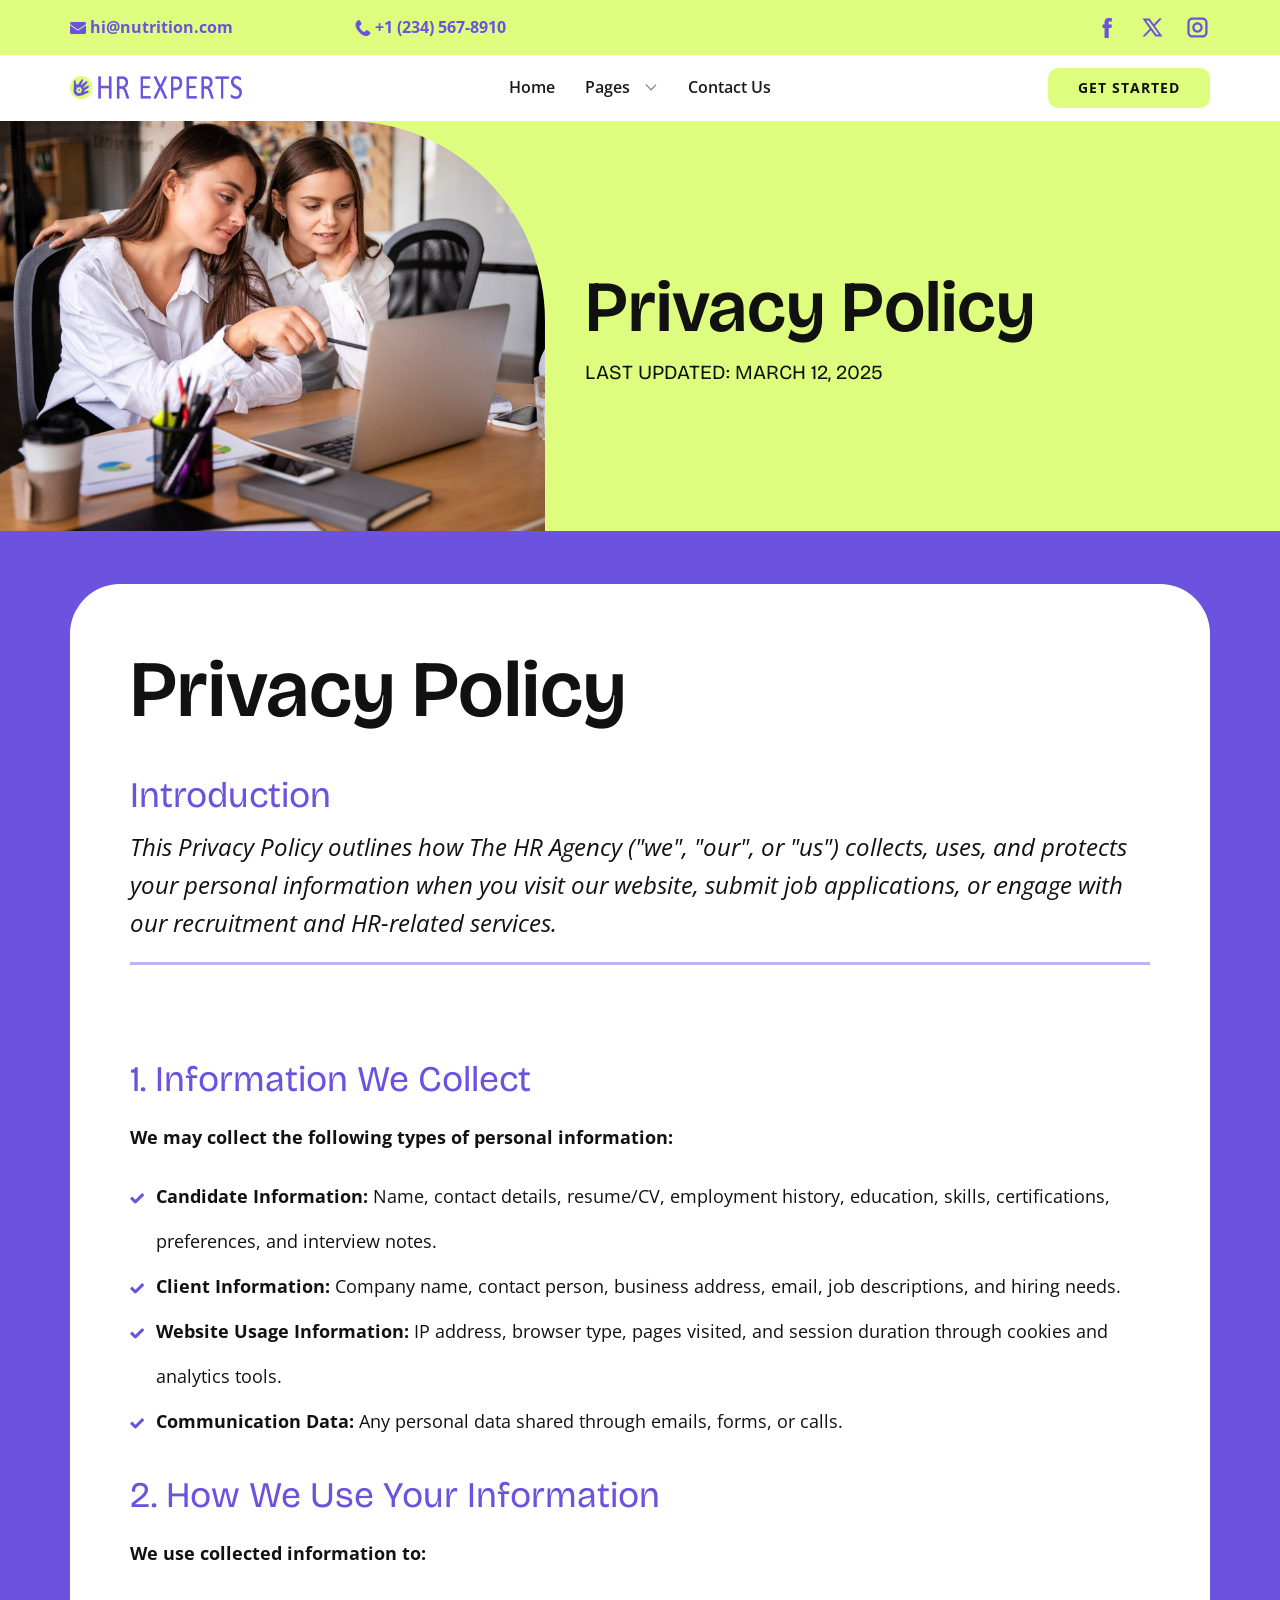
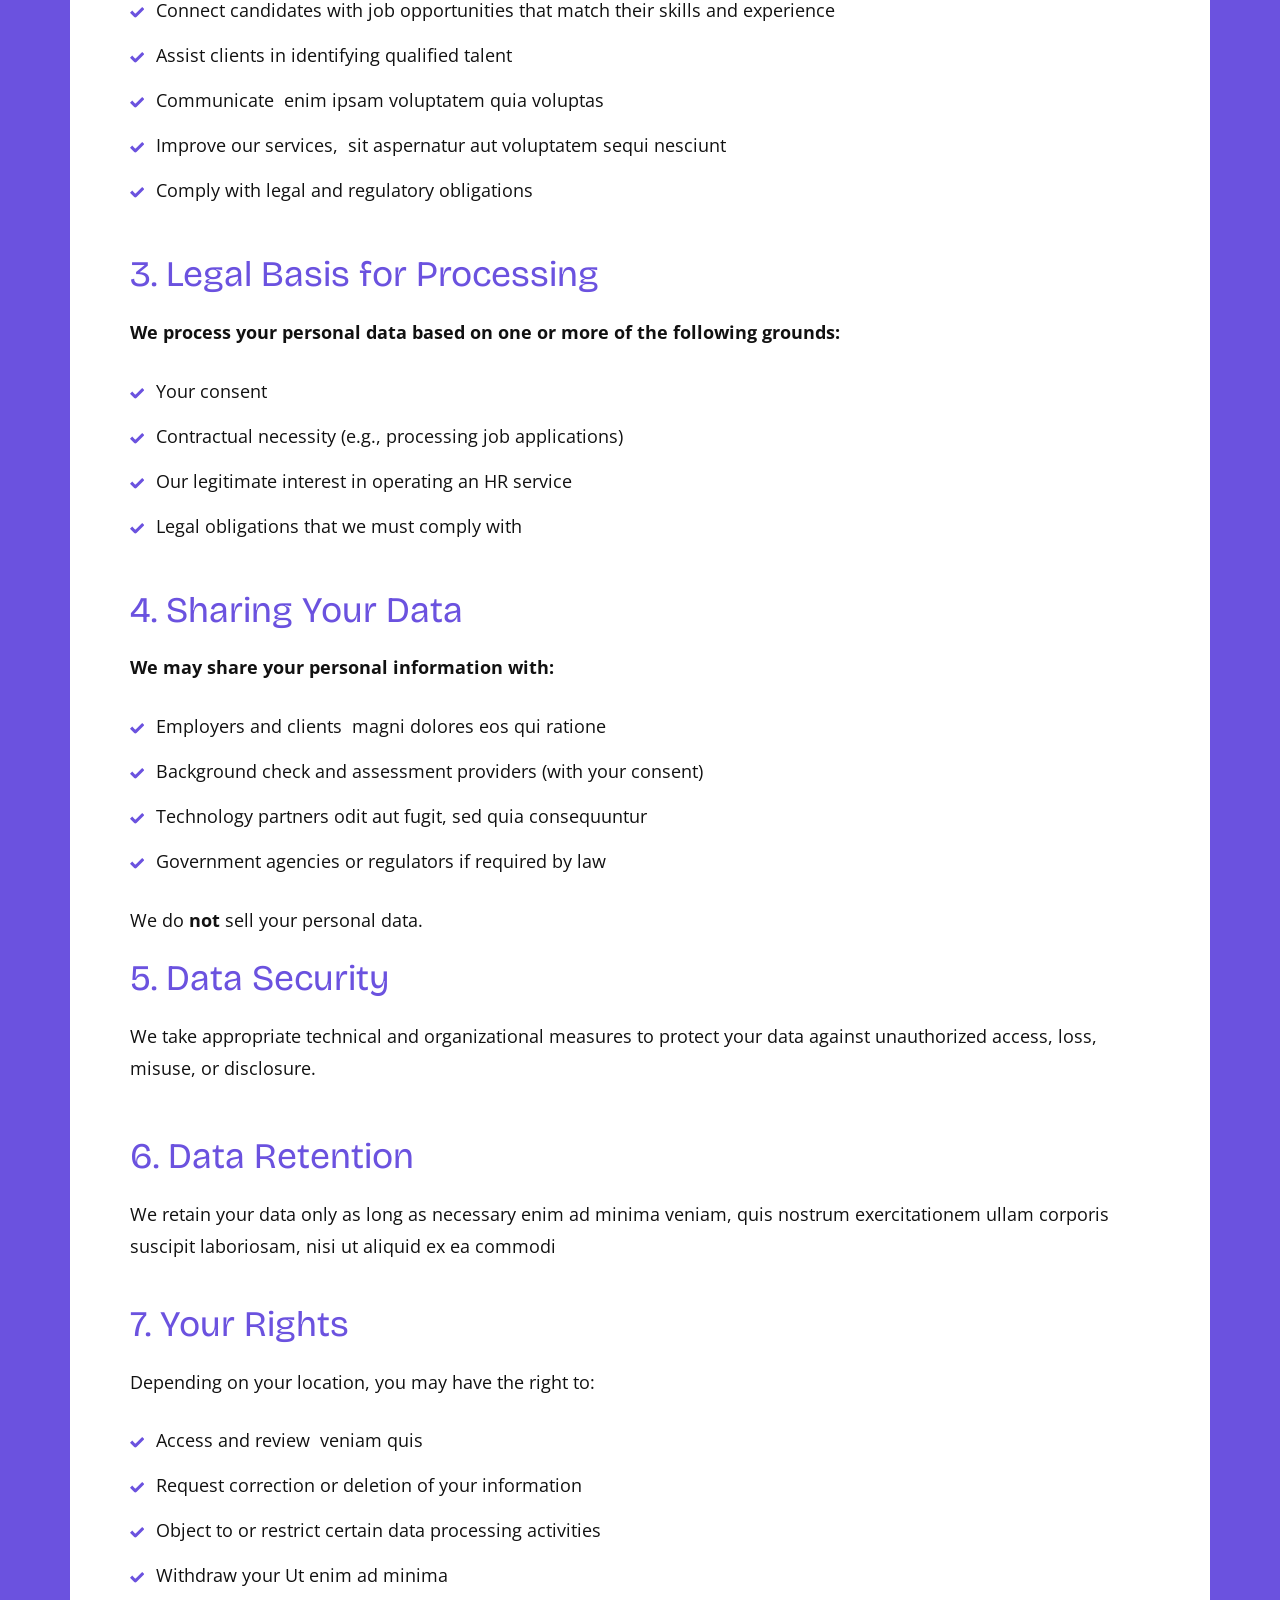
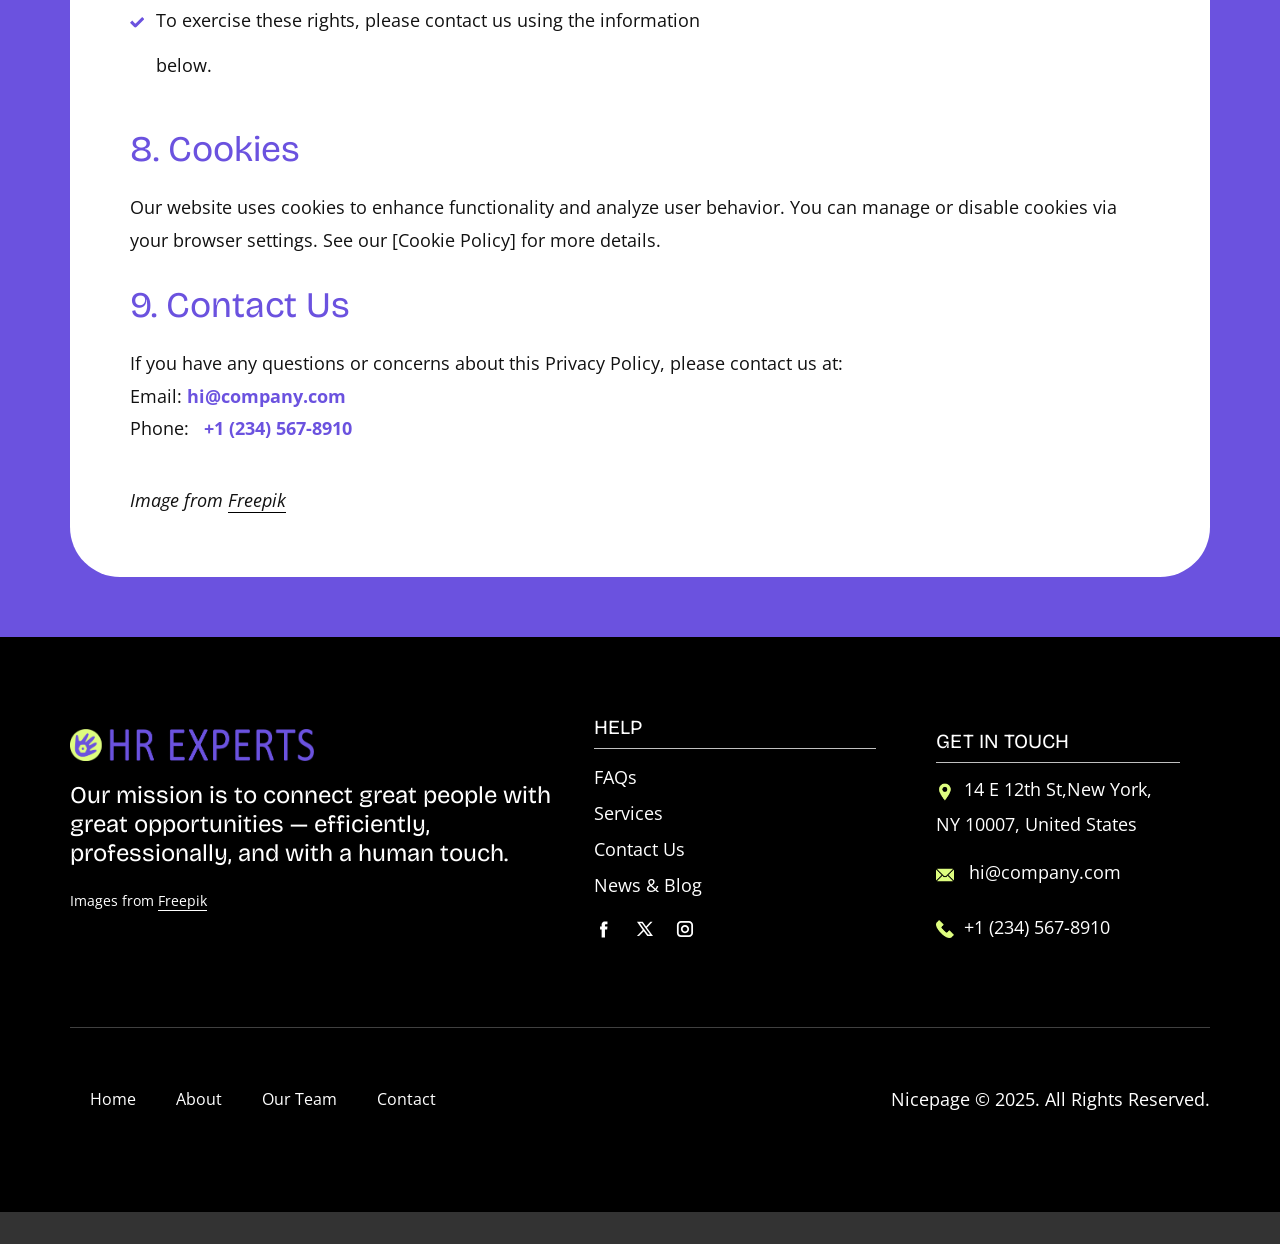
<file: Page-2.html>
<!DOCTYPE html>
<html style="font-size: 16px;" lang="en"><head>
    <meta name="viewport" content="width=device-width, initial-scale=1.0">
    <meta charset="utf-8">
    <meta name="keywords" content="​​​Privacy Policy, ​Privacy Policy">
    <meta name="description" content="">
    <title>Page 2</title>
    <link rel="stylesheet" href="nicepage.css" media="screen">
<link rel="stylesheet" href="Page-2.css" media="screen">
    <script class="u-script" type="text/javascript" src="jquery.js" defer=""></script>
    <script class="u-script" type="text/javascript" src="nicepage.js" defer=""></script>
    <meta name="generator" content="Nicepage 8.4.0, nicepage.com">
    
    
    
    
    
    
    <link id="u-page-google-font" rel="stylesheet" href="https://fonts.googleapis.com/css2?display=swap&amp;family=Open+Sans:ital,wght@0,300;0,400;0,500;0,600;0,700;0,800;1,300;1,400;1,500;1,600;1,700;1,800&amp;family=Bricolage+Grotesque:wght@200;300;400;500;600;700;800">
    <script type="application/ld+json">{
		"@context": "http://schema.org",
		"@type": "Organization",
		"name": "",
		"logo": "images/hr-logo.png",
		"sameAs": [
				"https://facebook.com/name",
				"https://twitter.com/name",
				"https://instagram.com/name",
				"https://facebook.com/name",
				"https://twitter.com/name",
				"https://instagram.com/name"
		]
}</script>
    <meta name="theme-color" content="#defd7f">
    <meta name="twitter:site" content="@">
    <meta name="twitter:card" content="summary_large_image">
    <meta name="twitter:title" content="Page 2">
    <meta name="twitter:description" content="">
    <meta property="og:title" content="Page 2">
    <meta property="og:type" content="website">
  <meta data-intl-tel-input-cdn-path="intlTelInput/"></head>
  <body data-path-to-root="./" data-include-products="false" class="u-body u-clearfix u-xl-mode" data-lang="en"><header class="u-border-no-bottom u-border-no-left u-border-no-right u-border-no-top u-clearfix u-header u-section-row-container" id="header" style="background-image: none"><div class="u-section-rows">
        <div class="u-clearfix u-palette-1-base u-section-row u-section-row-1">
          <div class="u-clearfix u-sheet u-valign-middle-sm u-valign-middle-xs u-sheet-1">
            <div class="data-layout-selected u-clearfix u-expanded-width u-gutter-0 u-layout-custom-sm u-layout-custom-xs u-layout-wrap u-layout-wrap-1">
              <div class="u-gutter-0 u-layout">
                <div class="u-layout-row">
                  <div class="u-container-align-left u-container-style u-layout-cell u-shape-rectangle u-size-15-lg u-size-15-md u-size-15-xl u-size-30-sm u-size-30-xs u-layout-cell-1">
                    <div class="u-container-layout u-valign-middle u-container-layout-1">
                      <a href="mailto:hi@car.repair.com" class="u-active-none u-align-left u-border-active-palette-1-base u-border-hover-white u-btn u-button-link u-button-style u-hover-none u-none u-text-active-palette-2-dark-3 u-text-hover-palette-2-dark-3 u-text-palette-2-base u-btn-1" data-animation-name="" data-animation-duration="0" data-animation-delay="0" data-animation-direction=""><span class="u-file-icon u-icon u-text-palette-2-base u-icon-1"><img src="images/2099199-a014f34f.png" alt=""></span>&nbsp;hi@nutrition.com
                      </a>
                    </div>
                  </div>
                  <div class="u-container-align-left u-container-style u-layout-cell u-shape-rectangle u-size-17-lg u-size-17-md u-size-17-xl u-size-30-sm u-size-30-xs u-layout-cell-2">
                    <div class="u-container-layout u-valign-middle u-container-layout-2">
                      <a href="tel:+12345678910" class="u-active-none u-align-left u-border-active-palette-1-base u-border-hover-white u-btn u-button-link u-button-style u-hover-none u-none u-text-active-palette-2-dark-3 u-text-hover-palette-2-dark-3 u-text-palette-2-base u-btn-2" data-animation-name="" data-animation-duration="0" data-animation-delay="0" data-animation-direction=""><span class="u-file-icon u-icon u-text-palette-2-base"><img src="images/1257-2ae193ba.png" alt=""></span>&nbsp;​+1 (234) 567-8910
                      </a>
                    </div>
                  </div>
                  <div class="u-container-style u-hidden-sm u-hidden-xs u-layout-cell u-shape-rectangle u-size-16-md u-size-18-lg u-size-18-xl u-size-30-sm u-size-30-xs u-layout-cell-3">
                    <div class="u-container-layout u-container-layout-3"></div>
                  </div>
                  <div class="u-container-align-left-sm u-container-align-left-xs u-container-align-right-lg u-container-align-right-md u-container-align-right-xl u-container-style u-layout-cell u-size-10-lg u-size-10-xl u-size-12-md u-size-30-sm u-size-30-xs u-layout-cell-4">
                    <div class="u-container-layout u-valign-middle u-container-layout-4">
                      <div class="u-social-icons u-social-icons-1">
                        <a class="u-social-url" title="facebook" target="_blank" href="https://facebook.com/name"><span class="u-icon u-social-facebook u-social-icon u-text-palette-2-base u-icon-3"><svg class="u-svg-link" preserveAspectRatio="xMidYMin slice" viewBox="0 0 112 112" style=""><use xlink:href="#svg-e935"></use></svg><svg class="u-svg-content" viewBox="0 0 112 112" x="0" y="0" id="svg-e935"><path fill="currentColor" d="M75.5,28.8H65.4c-1.5,0-4,0.9-4,4.3v9.4h13.9l-1.5,15.8H61.4v45.1H42.8V58.3h-8.8V42.4h8.8V32.2
c0-7.4,3.4-18.8,18.8-18.8h13.8v15.4H75.5z"></path></svg></span>
                        </a>
                        <a class="u-social-url" title="twitter" target="_blank" href="https://twitter.com/name"><span class="u-icon u-social-icon u-social-twitter u-text-palette-2-base u-icon-4"><svg class="u-svg-link" preserveAspectRatio="xMidYMin slice" viewBox="0 0 112.2 112.2" style=""><use xlink:href="#svg-b4b3"></use></svg><svg class="u-svg-content" viewBox="0 0 112.2 112.2" x="0px" y="0px" id="svg-b4b3"><path d="M67.1,49.1L98.6,16h-12L62,42L43.2,16H11l32.8,45.2L11,96h11.6l26.3-27.7L69.1,96H101L67.1,49.1z M55,61.9l-5.1-7L27.5,24.4
	h11.4l17.3,23.8l5.1,7.1l23.4,32.2H73.8L55,61.9z"></path></svg></span>
                        </a>
                        <a class="u-social-url" title="instagram" target="_blank" href="https://instagram.com/name"><span class="u-icon u-social-icon u-social-instagram u-text-palette-2-base u-icon-5"><svg class="u-svg-link" preserveAspectRatio="xMidYMin slice" viewBox="0 0 112 112" style=""><use xlink:href="#svg-f50c"></use></svg><svg class="u-svg-content" viewBox="0 0 112 112" x="0" y="0" id="svg-f50c"><path fill="currentColor" d="M55.9,32.9c-12.8,0-23.2,10.4-23.2,23.2s10.4,23.2,23.2,23.2s23.2-10.4,23.2-23.2S68.7,32.9,55.9,32.9z
	 M55.9,69.4c-7.4,0-13.3-6-13.3-13.3c-0.1-7.4,6-13.3,13.3-13.3s13.3,6,13.3,13.3C69.3,63.5,63.3,69.4,55.9,69.4z"></path><path fill="currentColor" d="M78.2,11H33.5C21,11,10.8,21.3,10.8,33.7v44.7c0,12.6,10.2,22.8,22.7,22.8h44.7c12.6,0,22.7-10.2,22.7-22.7
	V33.7C100.8,21.1,90.6,11,78.2,11z M91,78.4c0,7.1-5.8,12.8-12.8,12.8H33.5c-7.1,0-12.8-5.8-12.8-12.8V33.7
	c0-7.1,5.8-12.8,12.8-12.8h44.7c7.1,0,12.8,5.8,12.8,12.8V78.4z"></path></svg></span>
                        </a>
                      </div>
                    </div>
                  </div>
                </div>
              </div>
            </div>
          </div>
          
          
          
          
          
        </div>
        <div class="u-clearfix u-section-row" data-animation-name="" data-animation-duration="0" data-animation-delay="0" data-animation-direction="">
          <div class="u-clearfix u-sheet u-valign-middle-lg u-valign-middle-md u-valign-middle-sm u-valign-middle-xs u-sheet-2">
            <a href="#" class="u-enable-responsive u-image u-logo u-image-1" data-image-width="1138" data-image-height="149">
              <img src="images/hr-logo.png" class="u-logo-image u-logo-image-1">
            </a>
            <nav class="u-dropdown-icon u-menu u-menu-dropdown u-offcanvas u-menu-1" data-responsive-from="MD" role="navigation">
              <div class="menu-collapse" style="font-size: 1rem; letter-spacing: 0px; font-weight: 600;">
                <a class="u-button-style u-custom-active-border-color u-custom-border u-custom-border-color u-custom-borders u-custom-hover-border-color u-custom-left-right-menu-spacing u-custom-padding-bottom u-custom-text-active-color u-custom-text-color u-custom-text-hover-color u-custom-top-bottom-menu-spacing u-hamburger-link u-nav-link u-text-active-palette-1-dark-3 u-text-hover-palette-1-dark-3 u-text-palette-2-base" href="#" tabindex="-1" aria-label="Open menu" aria-controls="f711">
                  <svg class="u-svg-link" viewBox="0 0 24 24"><use xlink:href="#menu-hamburger"></use></svg>
                  <svg class="u-svg-content" version="1.1" id="menu-hamburger" viewBox="0 0 16 16" x="0px" y="0px" xmlns:xlink="http://www.w3.org/1999/xlink" xmlns="http://www.w3.org/2000/svg"><g><rect y="1" width="16" height="2"></rect><rect y="7" width="16" height="2"></rect><rect y="13" width="16" height="2"></rect>
</g></svg>
                </a>
              </div>
              <div class="u-custom-menu u-nav-container">
                <ul class="u-nav u-spacing-30 u-unstyled u-nav-1" role="menubar"><li role="none" class="u-nav-item"><a role="menuitem" class="u-border-2 u-border-active-palette-2-base u-border-hover-palette-2-base u-border-no-left u-border-no-right u-border-no-top u-button-style u-nav-link u-text-active-palette-2-base u-text-grey-90 u-text-hover-grey-90 u-nav-link-2" href="./">Home</a>
</li><li role="none" class="u-nav-item"><a tabindex="-1" role="menuitem" class="u-border-2 u-border-active-palette-2-base u-border-hover-palette-2-base u-border-no-left u-border-no-right u-border-no-top u-button-style u-nav-link u-text-active-palette-2-base u-text-grey-90 u-text-hover-grey-90 u-nav-link-2" aria-haspopup="true" aria-current="page">Pages</a><div class="u-nav-popup"><ul role="menu" class="u-h-spacing-22 u-nav u-unstyled u-v-spacing-12" aria-label="Pages menu"><li role="none" class="u-nav-item"><a role="menuitem" class="u-active-palette-1-light-3 u-button-style u-hover-palette-1-light-3 u-nav-link u-text-active-palette-2-base u-text-black u-text-hover-palette-2-base u-white" href="About.html">About Us</a>
</li><li role="none" class="u-nav-item"><a role="menuitem" class="u-active-palette-1-light-3 u-button-style u-hover-palette-1-light-3 u-nav-link u-text-active-palette-2-base u-text-black u-text-hover-palette-2-base u-white" href="Services.html">Our Services</a>
</li><li role="none" class="u-nav-item"><a role="menuitem" class="u-active-palette-1-light-3 u-button-style u-hover-palette-1-light-3 u-nav-link u-text-active-palette-2-base u-text-black u-text-hover-palette-2-base u-white" href="FAQ-Page.html">FAQ</a>
</li><li role="none" class="u-nav-item"><a role="menuitem" class="u-active-palette-1-light-3 u-button-style u-hover-palette-1-light-3 u-nav-link u-text-active-palette-2-base u-text-black u-text-hover-palette-2-base u-white" href="Blog.html">Blog Page</a>
</li><li role="none" class="u-nav-item"><a role="menuitem" class="u-active-palette-1-light-3 u-button-style u-hover-palette-1-light-3 u-nav-link u-text-active-palette-2-base u-text-black u-text-hover-palette-2-base u-white" href="Team.html">Our Team</a>
</li></ul>
</div>
</li><li role="none" class="u-nav-item"><a role="menuitem" class="u-border-2 u-border-active-palette-2-base u-border-hover-palette-2-base u-border-no-left u-border-no-right u-border-no-top u-button-style u-nav-link u-text-active-palette-2-base u-text-grey-90 u-text-hover-grey-90 u-nav-link-2" href="Contact.html">Contact Us</a>
</li></ul>
              </div>
              <div class="u-custom-menu u-nav-container-collapse" id="f711" role="region" aria-label="Menu panel">
                <div class="u-black u-container-style u-inner-container-layout u-opacity u-opacity-95 u-sidenav">
                  <div class="u-inner-container-layout u-sidenav-overflow">
                    <div class="u-menu-close" tabindex="-1" aria-label="Close menu"></div>
                    <ul class="u-align-center u-nav u-popupmenu-items u-unstyled u-nav-3" role="menubar"><li role="none" class="u-nav-item"><a role="menuitem" class="u-button-style u-nav-link" href="./">Home</a>
</li><li role="none" class="u-nav-item"><a tabindex="-1" role="menuitem" class="u-button-style u-nav-link" aria-haspopup="true" aria-current="page">Pages</a><div class="u-nav-popup"><ul role="menu" class="u-h-spacing-22 u-nav u-unstyled u-v-spacing-12" aria-label="Pages menu"><li role="none" class="u-nav-item"><a role="menuitem" class="u-button-style u-nav-link" href="About.html">About Us</a>
</li><li role="none" class="u-nav-item"><a role="menuitem" class="u-button-style u-nav-link" href="Services.html">Our Services</a>
</li><li role="none" class="u-nav-item"><a role="menuitem" class="u-button-style u-nav-link" href="FAQ-Page.html">FAQ</a>
</li><li role="none" class="u-nav-item"><a role="menuitem" class="u-button-style u-nav-link" href="Blog.html">Blog Page</a>
</li><li role="none" class="u-nav-item"><a role="menuitem" class="u-button-style u-nav-link" href="Team.html">Our Team</a>
</li></ul>
</div>
</li><li role="none" class="u-nav-item"><a role="menuitem" class="u-button-style u-nav-link" href="Contact.html">Contact Us</a>
</li></ul>
                  </div>
                </div>
                <div class="u-black u-menu-overlay u-opacity u-opacity-70"></div>
              </div>
              <style class="menu-style">@media (max-width: 939px) {
                    [data-responsive-from="MD"] .u-nav-container {
                        display: none;
                    }
                    [data-responsive-from="MD"] .menu-collapse {
                        display: block;
                    }
                }</style>
            </nav>
            <a href="" class="u-align-left-xs u-btn u-btn-round u-button-style u-hover-palette-1-light-1 u-palette-1-base u-radius u-btn-3" data-animation-name="" data-animation-duration="0" data-animation-delay="0" data-animation-direction="">Get Started </a>
          </div>
          
          
          
          
          
        </div>
      </div></header>
    <section class="u-clearfix u-gradient u-valign-middle-lg u-valign-middle-md u-valign-middle-sm u-valign-middle-xs u-section-1" id="block-1">
      <div class="custom-expanded data-layout-selected u-clearfix u-layout-wrap u-layout-wrap-1">
        <div class="u-layout">
          <div class="u-layout-row">
            <div class="u-container-style u-image u-image-round u-layout-cell u-radius u-size-27 u-image-1" data-image-width="2000" data-image-height="1333">
              <div class="u-container-layout u-valign-top u-container-layout-1"></div>
            </div>
            <div class="u-container-align-left u-container-style u-layout-cell u-shape-rectangle u-size-33 u-layout-cell-2">
              <div class="u-container-layout u-valign-middle u-container-layout-2">
                <h1 class="u-align-left u-text u-text-1" data-animation-name="customAnimationIn" data-animation-duration="1000" data-animation-delay="200"> Privacy Policy</h1>
                <h5 class="u-align-left u-text u-text-2" data-animation-name="customAnimationIn" data-animation-duration="1000" data-animation-delay="200"> Last Updated: March 12, 2025</h5>
              </div>
            </div>
          </div>
        </div>
      </div>
    </section>
    <section class="u-clearfix u-container-align-left u-palette-2-base u-section-2" id="block-2">
      <div class="u-clearfix u-sheet u-valign-bottom u-sheet-1">
        <div class="u-align-center u-container-align-left u-container-style u-expanded-width u-group u-radius u-shape-round u-white u-group-1">
          <div class="u-container-layout u-valign-middle u-container-layout-1">
            <h1 class="u-align-left u-text u-text-default u-text-1"> Privacy Policy</h1>
            <h3 class="u-align-left u-text u-text-default u-text-palette-2-base u-text-2"> Introduction</h3>
            <p class="u-align-left u-large-text u-text u-text-variant u-text-3"> This Privacy Policy outlines how The HR Agency ("we", "our", or "us") collects, uses, and protects your personal information when you visit our website, submit job applications, or engage with our recruitment and HR-related services.</p>
            <div class="u-align-left u-border-3 u-border-palette-2-light-2 u-expanded-width u-line u-line-horizontal u-line-1"></div>
          </div>
        </div>
      </div>
    </section>
    <section class="u-clearfix u-container-align-left u-palette-2-base u-section-3" id="block-3">
      <div class="u-clearfix u-sheet u-valign-middle-lg u-valign-middle-md u-valign-middle-xl u-valign-middle-xs u-sheet-1">
        <div class="u-align-center u-container-align-center u-container-align-left u-container-style u-expanded-width u-group u-shape-rectangle u-white u-group-1">
          <div class="u-container-layout u-valign-bottom u-container-layout-1">
            <h3 class="u-align-left u-text u-text-default u-text-palette-2-base u-text-1"> 1. Information We Collect</h3>
            <p class="u-align-left u-text u-text-default u-text-2"> We may collect the following types of personal information:</p>
            <ul class="u-align-left u-custom-list u-file-icon u-text u-text-3">
              <li style="padding-left: 6px;">
                <div class="u-list-icon u-text-palette-2-base">
                  <svg class="u-svg-content" viewBox="0 0 512 512" id="svg-04d6"><path d="m433.1 67.1-231.8 231.9c-6.2 6.2-16.4 6.2-22.6 0l-99.8-99.8-78.9 78.8 150.5 150.5c10.5 10.5 24.6 16.3 39.4 16.3 14.8 0 29-5.9 39.4-16.3l282.7-282.5z" fill="currentColor"></path></svg>
                </div><span style="font-weight: 700;"> Candidate Information: </span>Name, contact details, resume/CV, employment history, education, skills, certifications, preferences, and interview notes.
              </li>
              <li style="padding-left: 6px;">
                <div class="u-list-icon u-text-palette-2-base">
                  <svg class="u-svg-content" viewBox="0 0 512 512" id="svg-04d6"><path d="m433.1 67.1-231.8 231.9c-6.2 6.2-16.4 6.2-22.6 0l-99.8-99.8-78.9 78.8 150.5 150.5c10.5 10.5 24.6 16.3 39.4 16.3 14.8 0 29-5.9 39.4-16.3l282.7-282.5z" fill="currentColor"></path></svg>
                </div><span style="font-weight: 700;">Client Information: </span>Company name, contact person, business address, email, job descriptions, and hiring needs.
              </li>
              <li style="padding-left: 6px;">
                <div class="u-list-icon u-text-palette-2-base">
                  <svg class="u-svg-content" viewBox="0 0 512 512" id="svg-04d6"><path d="m433.1 67.1-231.8 231.9c-6.2 6.2-16.4 6.2-22.6 0l-99.8-99.8-78.9 78.8 150.5 150.5c10.5 10.5 24.6 16.3 39.4 16.3 14.8 0 29-5.9 39.4-16.3l282.7-282.5z" fill="currentColor"></path></svg>
                </div><span style="font-weight: 700;">Website Usage Information:</span> IP address, browser type, pages visited, and session duration through cookies and analytics tools.
              </li>
              <li style="padding-left: 6px;">
                <div class="u-list-icon u-text-palette-2-base">
                  <svg class="u-svg-content" viewBox="0 0 512 512" id="svg-04d6"><path d="m433.1 67.1-231.8 231.9c-6.2 6.2-16.4 6.2-22.6 0l-99.8-99.8-78.9 78.8 150.5 150.5c10.5 10.5 24.6 16.3 39.4 16.3 14.8 0 29-5.9 39.4-16.3l282.7-282.5z" fill="currentColor"></path></svg>
                </div><span style="font-weight: 700;">Communication Data:</span> Any personal data shared through emails, forms, or calls.
              </li>
            </ul>
            <h3 class="u-align-left u-text u-text-default u-text-palette-2-base u-text-4"> 2. How We Use Your Information</h3>
            <p class="u-align-left u-text u-text-default u-text-5"> We use collected information to:</p>
            <ul class="u-align-left u-custom-list u-file-icon u-text u-text-6" data-animation-name="" data-animation-duration="0" data-animation-delay="0" data-animation-direction="">
              <li style="padding-left: 6px;">
                <div class="u-list-icon u-text-palette-2-base">
                  <svg class="u-svg-content" viewBox="0 0 512 512" id="svg-8835"><path d="m433.1 67.1-231.8 231.9c-6.2 6.2-16.4 6.2-22.6 0l-99.8-99.8-78.9 78.8 150.5 150.5c10.5 10.5 24.6 16.3 39.4 16.3 14.8 0 29-5.9 39.4-16.3l282.7-282.5z" fill="currentColor"></path></svg>
                </div> Connect candidates with job opportunities that match their skills and experience
              </li>
              <li style="padding-left: 6px;">
                <div class="u-list-icon u-text-palette-2-base">
                  <svg class="u-svg-content" viewBox="0 0 512 512" id="svg-8835"><path d="m433.1 67.1-231.8 231.9c-6.2 6.2-16.4 6.2-22.6 0l-99.8-99.8-78.9 78.8 150.5 150.5c10.5 10.5 24.6 16.3 39.4 16.3 14.8 0 29-5.9 39.4-16.3l282.7-282.5z" fill="currentColor"></path></svg>
                </div>Assist clients in identifying qualified talent
              </li>
              <li style="padding-left: 6px;">
                <div class="u-list-icon u-text-palette-2-base">
                  <svg class="u-svg-content" viewBox="0 0 512 512" id="svg-8835"><path d="m433.1 67.1-231.8 231.9c-6.2 6.2-16.4 6.2-22.6 0l-99.8-99.8-78.9 78.8 150.5 150.5c10.5 10.5 24.6 16.3 39.4 16.3 14.8 0 29-5.9 39.4-16.3l282.7-282.5z" fill="currentColor"></path></svg>
                </div>Communicate ​ enim ipsam voluptatem quia voluptas
              </li>
              <li style="padding-left: 6px;">
                <div class="u-list-icon u-text-palette-2-base">
                  <svg class="u-svg-content" viewBox="0 0 512 512" id="svg-8835"><path d="m433.1 67.1-231.8 231.9c-6.2 6.2-16.4 6.2-22.6 0l-99.8-99.8-78.9 78.8 150.5 150.5c10.5 10.5 24.6 16.3 39.4 16.3 14.8 0 29-5.9 39.4-16.3l282.7-282.5z" fill="currentColor"></path></svg>
                </div>Improve our services, &nbsp;sit aspernatur aut  voluptatem sequi nesciunt
              </li>
              <li style="padding-left: 6px;">
                <div class="u-list-icon u-text-palette-2-base">
                  <svg class="u-svg-content" viewBox="0 0 512 512" id="svg-8835"><path d="m433.1 67.1-231.8 231.9c-6.2 6.2-16.4 6.2-22.6 0l-99.8-99.8-78.9 78.8 150.5 150.5c10.5 10.5 24.6 16.3 39.4 16.3 14.8 0 29-5.9 39.4-16.3l282.7-282.5z" fill="currentColor"></path></svg>
                </div>Comply with legal and regulatory obligations
              </li>
            </ul>
            <h3 class="u-align-left u-text u-text-default u-text-palette-2-base u-text-7"> 3. Legal Basis for Processing</h3>
            <p class="u-align-left u-text u-text-8"> We process your personal data based on one or more of the following grounds:<br>
            </p>
            <ul class="u-align-left u-custom-list u-file-icon u-text u-text-9">
              <li style="padding-left: 6px;">
                <div class="u-list-icon u-text-palette-2-base">
                  <svg class="u-svg-content" viewBox="0 0 512 512" id="svg-719d"><path d="m433.1 67.1-231.8 231.9c-6.2 6.2-16.4 6.2-22.6 0l-99.8-99.8-78.9 78.8 150.5 150.5c10.5 10.5 24.6 16.3 39.4 16.3 14.8 0 29-5.9 39.4-16.3l282.7-282.5z" fill="currentColor"></path></svg>
                </div> Your consent
              </li>
              <li style="padding-left: 6px;">
                <div class="u-list-icon u-text-palette-2-base">
                  <svg class="u-svg-content" viewBox="0 0 512 512" id="svg-719d"><path d="m433.1 67.1-231.8 231.9c-6.2 6.2-16.4 6.2-22.6 0l-99.8-99.8-78.9 78.8 150.5 150.5c10.5 10.5 24.6 16.3 39.4 16.3 14.8 0 29-5.9 39.4-16.3l282.7-282.5z" fill="currentColor"></path></svg>
                </div>Contractual necessity (e.g., processing job applications)
              </li>
              <li style="padding-left: 6px;">
                <div class="u-list-icon u-text-palette-2-base">
                  <svg class="u-svg-content" viewBox="0 0 512 512" id="svg-719d"><path d="m433.1 67.1-231.8 231.9c-6.2 6.2-16.4 6.2-22.6 0l-99.8-99.8-78.9 78.8 150.5 150.5c10.5 10.5 24.6 16.3 39.4 16.3 14.8 0 29-5.9 39.4-16.3l282.7-282.5z" fill="currentColor"></path></svg>
                </div>Our legitimate interest in operating an HR service
              </li>
              <li style="padding-left: 6px;">
                <div class="u-list-icon u-text-palette-2-base">
                  <svg class="u-svg-content" viewBox="0 0 512 512" id="svg-719d"><path d="m433.1 67.1-231.8 231.9c-6.2 6.2-16.4 6.2-22.6 0l-99.8-99.8-78.9 78.8 150.5 150.5c10.5 10.5 24.6 16.3 39.4 16.3 14.8 0 29-5.9 39.4-16.3l282.7-282.5z" fill="currentColor"></path></svg>
                </div>
              </li>
              <li style="padding-left: 6px;">Legal obligations that we must comply with</li>
            </ul>
            <h3 class="u-align-left u-text u-text-default u-text-palette-2-base u-text-10"> 4. Sharing Your Data</h3>
            <p class="u-align-left u-text u-text-default u-text-11"> We may share your personal information with:</p>
            <ul class="u-align-left u-custom-list u-file-icon u-text u-text-12" data-animation-name="" data-animation-duration="0" data-animation-delay="0" data-animation-direction="">
              <li style="padding-left: 6px;">
                <div class="u-list-icon u-text-palette-2-base">
                  <svg class="u-svg-content" viewBox="0 0 512 512" id="svg-468e"><path d="m433.1 67.1-231.8 231.9c-6.2 6.2-16.4 6.2-22.6 0l-99.8-99.8-78.9 78.8 150.5 150.5c10.5 10.5 24.6 16.3 39.4 16.3 14.8 0 29-5.9 39.4-16.3l282.7-282.5z" fill="currentColor"></path></svg>
                </div> Employers and clients ​ magni dolores eos qui ratione
              </li>
              <li style="padding-left: 6px;">
                <div class="u-list-icon u-text-palette-2-base">
                  <svg class="u-svg-content" viewBox="0 0 512 512" id="svg-468e"><path d="m433.1 67.1-231.8 231.9c-6.2 6.2-16.4 6.2-22.6 0l-99.8-99.8-78.9 78.8 150.5 150.5c10.5 10.5 24.6 16.3 39.4 16.3 14.8 0 29-5.9 39.4-16.3l282.7-282.5z" fill="currentColor"></path></svg>
                </div>Background check and assessment providers (with your consent)
              </li>
              <li style="padding-left: 6px;">
                <div class="u-list-icon u-text-palette-2-base">
                  <svg class="u-svg-content" viewBox="0 0 512 512" id="svg-468e"><path d="m433.1 67.1-231.8 231.9c-6.2 6.2-16.4 6.2-22.6 0l-99.8-99.8-78.9 78.8 150.5 150.5c10.5 10.5 24.6 16.3 39.4 16.3 14.8 0 29-5.9 39.4-16.3l282.7-282.5z" fill="currentColor"></path></svg>
                </div>Technology partners ​odit aut fugit, sed quia consequuntur
              </li>
              <li style="padding-left: 6px;">
                <div class="u-list-icon u-text-palette-2-base">
                  <svg class="u-svg-content" viewBox="0 0 512 512" id="svg-468e"><path d="m433.1 67.1-231.8 231.9c-6.2 6.2-16.4 6.2-22.6 0l-99.8-99.8-78.9 78.8 150.5 150.5c10.5 10.5 24.6 16.3 39.4 16.3 14.8 0 29-5.9 39.4-16.3l282.7-282.5z" fill="currentColor"></path></svg>
                </div>Government agencies or regulators if required by law
              </li>
            </ul>
            <p class="u-align-left u-text u-text-13"> We do <span style="font-weight: 700;">not</span> sell your personal data.
            </p>
            <h3 class="u-align-left u-text u-text-default u-text-palette-2-base u-text-14"> 5. Data Security</h3>
            <p class="u-align-left u-text u-text-default u-text-15"> We take appropriate technical and organizational measures to protect your data against unauthorized access, loss, misuse, or disclosure.</p>
          </div>
        </div>
      </div>
    </section>
    <section class="u-clearfix u-container-align-left u-palette-2-base u-section-4" id="block-4">
      <div class="u-clearfix u-sheet u-valign-top u-sheet-1">
        <div class="u-align-center u-container-align-center u-container-align-left u-container-style u-expanded-width u-group u-radius u-shape-round u-white u-group-1">
          <div class="u-container-layout u-valign-top u-container-layout-1">
            <h3 class="u-align-left u-text u-text-default u-text-palette-2-base u-text-1"> 6. Data Retention</h3>
            <p class="u-align-left u-text u-text-default u-text-2"> We retain your data only as long as necessary​ enim ad minima veniam, quis nostrum exercitationem ullam corporis suscipit laboriosam, nisi ut aliquid ex ea commodi</p>
            <h3 class="u-align-left u-text u-text-default u-text-palette-2-base u-text-3"> 7. Your Rights</h3>
            <p class="u-align-left u-text u-text-default u-text-4"> Depending on your location, you may have the right to:</p>
            <ul class="u-align-left u-custom-list u-text u-text-5" data-animation-name="" data-animation-duration="0" data-animation-delay="0" data-animation-direction="">
              <li style="padding-left: 6px;">
                <div class="u-list-icon u-text-palette-2-base">
                  <svg class="u-svg-content" viewBox="0 0 512 512" id="svg-f1d1"><path d="m433.1 67.1-231.8 231.9c-6.2 6.2-16.4 6.2-22.6 0l-99.8-99.8-78.9 78.8 150.5 150.5c10.5 10.5 24.6 16.3 39.4 16.3 14.8 0 29-5.9 39.4-16.3l282.7-282.5z" fill="currentColor"></path></svg>
                </div> Access and review ​ veniam quis&nbsp;
              </li>
              <li style="padding-left: 6px;">
                <div class="u-list-icon u-text-palette-2-base">
                  <svg class="u-svg-content" viewBox="0 0 512 512" id="svg-f1d1"><path d="m433.1 67.1-231.8 231.9c-6.2 6.2-16.4 6.2-22.6 0l-99.8-99.8-78.9 78.8 150.5 150.5c10.5 10.5 24.6 16.3 39.4 16.3 14.8 0 29-5.9 39.4-16.3l282.7-282.5z" fill="currentColor"></path></svg>
                </div>Request correction or deletion of your information
              </li>
              <li style="padding-left: 6px;">
                <div class="u-list-icon u-text-palette-2-base">
                  <svg class="u-svg-content" viewBox="0 0 512 512" id="svg-f1d1"><path d="m433.1 67.1-231.8 231.9c-6.2 6.2-16.4 6.2-22.6 0l-99.8-99.8-78.9 78.8 150.5 150.5c10.5 10.5 24.6 16.3 39.4 16.3 14.8 0 29-5.9 39.4-16.3l282.7-282.5z" fill="currentColor"></path></svg>
                </div>Object to or restrict certain data processing activities
              </li>
              <li style="padding-left: 6px;">
                <div class="u-list-icon u-text-palette-2-base">
                  <svg class="u-svg-content" viewBox="0 0 512 512" id="svg-f1d1"><path d="m433.1 67.1-231.8 231.9c-6.2 6.2-16.4 6.2-22.6 0l-99.8-99.8-78.9 78.8 150.5 150.5c10.5 10.5 24.6 16.3 39.4 16.3 14.8 0 29-5.9 39.4-16.3l282.7-282.5z" fill="currentColor"></path></svg>
                </div>Withdraw your ​Ut enim ad minima
              </li>
              <li style="padding-left: 6px;">
                <div class="u-list-icon u-text-palette-2-base">
                  <svg class="u-svg-content" viewBox="0 0 512 512" id="svg-f1d1"><path d="m433.1 67.1-231.8 231.9c-6.2 6.2-16.4 6.2-22.6 0l-99.8-99.8-78.9 78.8 150.5 150.5c10.5 10.5 24.6 16.3 39.4 16.3 14.8 0 29-5.9 39.4-16.3l282.7-282.5z" fill="currentColor"></path></svg>
                </div>To exercise these rights, please contact us using the information below.
              </li>
            </ul>
            <h3 class="u-align-left u-text u-text-default u-text-palette-2-base u-text-6" data-animation-name="" data-animation-duration="0" data-animation-delay="0" data-animation-direction=""> 8. Cookies</h3>
            <p class="u-align-left u-text u-text-default u-text-7"> Our website uses cookies to enhance functionality and analyze user behavior. You can manage or disable cookies via your browser settings. See our [Cookie Policy] for more details.</p>
            <h3 class="u-align-left u-text u-text-default u-text-palette-2-base u-text-8" data-animation-name="" data-animation-duration="0" data-animation-delay="0" data-animation-direction="">9. Contact Us</h3>
            <p class="u-align-left u-text u-text-default u-text-9"> If you have any questions or concerns about this Privacy Policy, please contact us at:<br>Email: <a href="mailto:hi@email.com" class="u-active-none u-border-2 u-border-active-palette-2-base u-border-hover-palette-2-base u-border-no-left u-border-no-right u-border-no-top u-btn u-button-link u-button-style u-hover-none u-none u-text-active-palette-2-base u-text-hover-palette-2-base u-text-palette-2-base u-btn-1">hi@company.com</a>
              <br> Phone: ​&nbsp; <a href="tel:+12345678910" class="u-active-none u-border-2 u-border-active-palette-2-base u-border-hover-palette-2-base u-border-no-left u-border-no-right u-border-no-top u-btn u-button-link u-button-style u-hover-none u-none u-text-active-palette-2-base u-text-hover-palette-2-base u-text-palette-2-base u-btn-2" data-animation-name="" data-animation-duration="0" data-animation-delay="0" data-animation-direction="">+1 (234) 567-8910</a>
            </p>
            <p class="u-align-left u-text u-text-default u-text-10">Image from <a href="https://www.freepik.com" class="u-active-none u-border-1 u-border-active-palette-3-base u-border-black u-border-hover-palette-3-base u-border-no-left u-border-no-right u-border-no-top u-btn u-button-link u-button-style u-hover-none u-none u-text-body-color u-btn-3" target="_blank">Freepik</a>
            </p>
          </div>
        </div>
      </div>
    </section>
    
    
    
    <footer class="u-align-center-sm u-align-center-xs u-black u-clearfix u-container-align-center u-footer" id="footer"><div class="u-clearfix u-sheet u-valign-middle u-sheet-1">
        <div class="data-layout-selected u-clearfix u-expanded-width u-layout-wrap u-layout-wrap-1">
          <div class="u-gutter-0 u-layout">
            <div class="u-layout-row">
              <div class="u-container-align-left u-container-style u-layout-cell u-shape-rectangle u-size-26-lg u-size-26-xl u-size-26-xxl u-size-40-md u-size-40-sm u-size-40-xs u-layout-cell-1">
                <div class="u-container-layout u-valign-top u-container-layout-1">
                  <a href="" class="u-image u-logo u-image-1" data-image-width="1138" data-image-height="149">
                    <img src="images/hr-logo.png" class="u-logo-image u-logo-image-1">
                  </a>
                  <h4 class="u-align-left u-text u-text-default u-text-1"> Our mission is to connect great people with great opportunities — efficiently, professionally, and with a human touch.</h4>
                  <p class="u-align-left u-text u-text-2">Images from <a href="https://www.freepik.com/" class="u-active-none u-border-1 u-border-active-palette-1-base u-border-hover-palette-1-base u-border-no-left u-border-no-right u-border-no-top u-border-white u-btn u-button-link u-button-style u-hover-none u-none u-text-body-alt-color u-btn-1" target="_blank" data-animation-name="" data-animation-duration="0" data-animation-delay="0" data-animation-direction="">Freepik</a>
                  </p>
                </div>
              </div>
              <div class="u-container-style u-layout-cell u-shape-rectangle u-size-18-lg u-size-18-xl u-size-18-xxl u-size-20-md u-size-20-sm u-size-20-xs u-layout-cell-2">
                <div class="u-container-layout u-valign-top u-container-layout-2">
                  <h5 class="u-align-left u-text u-text-3"> Help</h5>
                  <div class="u-align-left u-border-1 u-border-grey-25 u-border-no-bottom u-border-no-left u-expanded-width u-line u-line-horizontal u-line-1"></div>
                  <p class="u-align-left u-text u-text-4">
                    <a href="#" class="u-active-none u-border-1 u-border-active-white u-border-hover-white u-border-no-left u-border-no-right u-border-no-top u-btn u-button-link u-button-style u-hover-none u-none u-text-active-grey-10 u-text-body-alt-color u-text-hover-grey-10 u-btn-2" title="#" data-animation-name="" data-animation-duration="0" data-animation-delay="0" data-animation-direction=""> FAQs</a>
                    <a href="#" class="u-active-none u-border-1 u-border-active-white u-border-hover-white u-border-no-left u-border-no-right u-border-no-top u-btn u-button-link u-button-style u-hover-none u-none u-text-active-grey-10 u-text-body-alt-color u-text-hover-grey-10 u-btn-3" title="#" data-animation-name="" data-animation-duration="0" data-animation-delay="0" data-animation-direction="">
                      <br>Services
                    </a>
                    <br>
                    <a href="#" class="u-active-none u-border-1 u-border-active-white u-border-hover-white u-border-no-left u-border-no-right u-border-no-top u-btn u-button-link u-button-style u-hover-none u-none u-text-active-grey-10 u-text-body-alt-color u-text-hover-grey-10 u-btn-4" title="#" data-animation-name="" data-animation-duration="0" data-animation-delay="0" data-animation-direction=""> Contact Us<br>
                    </a>
                    <a href="#" class="u-active-none u-border-1 u-border-active-white u-border-hover-white u-border-no-left u-border-no-right u-border-no-top u-btn u-button-link u-button-style u-hover-none u-none u-text-active-grey-10 u-text-body-alt-color u-text-hover-grey-10 u-btn-5" data-animation-name="" data-animation-duration="0" data-animation-delay="0" data-animation-direction=""> News &amp; Blog</a>
                    <br>
                  </p>
                  <div class="u-social-icons u-social-icons-1">
                    <a class="u-social-url" title="facebook" target="_blank" href="https://facebook.com/name"><span class="u-icon u-social-facebook u-social-icon u-text-white u-icon-1"><svg class="u-svg-link" preserveAspectRatio="xMidYMin slice" viewBox="0 0 112 112" style=""><use xlink:href="#svg-58df"></use></svg><svg class="u-svg-content" viewBox="0 0 112 112" x="0" y="0" id="svg-58df"><path fill="currentColor" d="M75.5,28.8H65.4c-1.5,0-4,0.9-4,4.3v9.4h13.9l-1.5,15.8H61.4v45.1H42.8V58.3h-8.8V42.4h8.8V32.2
c0-7.4,3.4-18.8,18.8-18.8h13.8v15.4H75.5z"></path></svg></span>
                    </a>
                    <a class="u-social-url" title="twitter" target="_blank" href="https://twitter.com/name"><span class="u-icon u-social-icon u-social-twitter u-text-white u-icon-2"><svg class="u-svg-link" preserveAspectRatio="xMidYMin slice" viewBox="0 0 112.2 112.2" style=""><use xlink:href="#svg-e10a"></use></svg><svg class="u-svg-content" viewBox="0 0 112.2 112.2" x="0px" y="0px" id="svg-e10a"><path d="M67.1,49.1L98.6,16h-12L62,42L43.2,16H11l32.8,45.2L11,96h11.6l26.3-27.7L69.1,96H101L67.1,49.1z M55,61.9l-5.1-7L27.5,24.4
	h11.4l17.3,23.8l5.1,7.1l23.4,32.2H73.8L55,61.9z"></path></svg></span>
                    </a>
                    <a class="u-social-url" title="instagram" target="_blank" href="https://instagram.com/name"><span class="u-icon u-social-icon u-social-instagram u-text-white u-icon-3"><svg class="u-svg-link" preserveAspectRatio="xMidYMin slice" viewBox="0 0 112 112" style=""><use xlink:href="#svg-3bdf"></use></svg><svg class="u-svg-content" viewBox="0 0 112 112" x="0" y="0" id="svg-3bdf"><path fill="currentColor" d="M55.9,32.9c-12.8,0-23.2,10.4-23.2,23.2s10.4,23.2,23.2,23.2s23.2-10.4,23.2-23.2S68.7,32.9,55.9,32.9z
	 M55.9,69.4c-7.4,0-13.3-6-13.3-13.3c-0.1-7.4,6-13.3,13.3-13.3s13.3,6,13.3,13.3C69.3,63.5,63.3,69.4,55.9,69.4z"></path><path fill="currentColor" d="M78.2,11H33.5C21,11,10.8,21.3,10.8,33.7v44.7c0,12.6,10.2,22.8,22.7,22.8h44.7c12.6,0,22.7-10.2,22.7-22.7
	V33.7C100.8,21.1,90.6,11,78.2,11z M91,78.4c0,7.1-5.8,12.8-12.8,12.8H33.5c-7.1,0-12.8-5.8-12.8-12.8V33.7
	c0-7.1,5.8-12.8,12.8-12.8h44.7c7.1,0,12.8,5.8,12.8,12.8V78.4z"></path></svg></span>
                    </a>
                  </div>
                </div>
              </div>
              <div class="u-container-style u-layout-cell u-shape-rectangle u-size-16-lg u-size-16-xl u-size-16-xxl u-size-60-md u-size-60-sm u-size-60-xs u-layout-cell-3">
                <div class="u-container-layout u-valign-top u-container-layout-3">
                  <h5 class="u-align-left u-text u-text-5"> Get In Touch</h5>
                  <div class="u-align-left u-border-1 u-border-grey-25 u-border-no-bottom u-border-no-left u-expanded-width u-line u-line-horizontal u-line-2" data-animation-name="" data-animation-duration="0" data-animation-delay="0" data-animation-direction=""></div>
                  <p class="u-align-left u-text u-text-6"><span class="u-file-icon u-icon u-text-palette-1-base u-icon-4"><img src="images/1-93d55d40.png" alt=""></span>&nbsp;​​​​14 E 12th St,New York, NY 10007, United States
                  </p>
                  <p class="u-align-left u-text u-text-default u-text-7"><span class="u-file-icon u-icon u-text-palette-1-base u-icon-5"><img src="images/2-6e531309.png" alt=""></span>&nbsp; <a href="mailto:hi@car.repair.com" class="u-active-none u-border-1 u-border-active-white u-border-hover-white u-border-no-left u-border-no-right u-border-no-top u-btn u-button-link u-button-style u-hover-none u-none u-text-active-grey-10 u-text-body-alt-color u-text-hover-grey-10 u-btn-6" data-animation-name="" data-animation-duration="0" data-animation-delay="0" data-animation-direction="">hi@company.com</a>
                  </p>
                  <p class="u-align-left u-text u-text-8">
                    <a href="tel:+12345678910" class="u-active-none u-border-1 u-border-active-white u-border-hover-white u-border-no-left u-border-no-right u-border-no-top u-btn u-button-link u-button-style u-hover-none u-none u-text-active-grey-10 u-text-body-alt-color u-text-hover-grey-10 u-btn-7" data-animation-name="" data-animation-duration="0" data-animation-delay="0" data-animation-direction=""><span class="u-file-icon u-icon u-text-palette-1-base u-icon-6"><img src="images/3-b3d4a3e3.png" alt=""></span>&nbsp;​+1 (234) 567-8910
                    </a>
                  </p>
                </div>
              </div>
            </div>
          </div>
        </div>
        <div class="u-align-center u-border-1 u-border-grey-75 u-expanded-width u-line u-line-horizontal u-line-3"></div>
        <div class="data-layout-selected u-clearfix u-expanded-width u-layout-custom-xs u-layout-wrap u-layout-wrap-2">
          <div class="u-layout">
            <div class="u-layout-row">
              <div class="u-container-style u-layout-cell u-size-14-xs u-size-30-lg u-size-30-xl u-size-30-xxl u-size-60-md u-size-60-sm u-layout-cell-4">
                <div class="u-container-layout u-valign-middle u-container-layout-4">
                  <nav class="u-menu u-menu-dropdown u-offcanvas u-menu-1" data-responsive-from="XS" role="navigation">
                    <div class="menu-collapse">
                      <a class="u-button-style u-hamburger-link u-nav-link" aria-label="Open menu" aria-controls="e226" href="#">
                        <svg class="u-svg-link" viewBox="0 0 24 24"><use xlink:href="#svg-23e0"></use></svg>
                        <svg class="u-svg-content" version="1.1" id="svg-23e0" viewBox="0 0 16 16" x="0px" y="0px" xmlns:xlink="http://www.w3.org/1999/xlink" xmlns="http://www.w3.org/2000/svg"><g><rect y="1" width="16" height="2"></rect><rect y="7" width="16" height="2"></rect><rect y="13" width="16" height="2"></rect>
</g></svg>
                      </a>
                    </div>
                    <div class="u-custom-menu u-nav-container">
                      <ul class="u-nav u-unstyled" role="menubar"><li class="u-nav-item" role="none"><a class="u-button-style u-nav-link" href="#" tabindex="-1" role="menuitem" aria-haspopup="true" aria-expanded="false">Home</a>
</li><li class="u-nav-item" role="none"><a class="u-button-style u-nav-link" href="#" tabindex="-1" role="menuitem">About</a>
</li><li class="u-nav-item" role="none"><a class="u-button-style u-nav-link" href="#" tabindex="-1" role="menuitem">Our Team</a>
</li><li class="u-nav-item" role="none"><a class="u-button-style u-nav-link" href="#" tabindex="-1" role="menuitem">Contact</a>
</li></ul>
                    </div>
                    <div id="e226" role="region" aria-label="Menu panel" class="u-custom-menu u-nav-container-collapse">
                      <div class="u-black u-container-style u-inner-container-layout u-opacity u-opacity-95 u-sidenav">
                        <div class="u-inner-container-layout u-sidenav-overflow">
                          <div class="u-menu-close" aria-label="Close menu"></div>
                          <ul class="u-align-center u-nav u-popupmenu-items u-unstyled u-nav-2"><li class="u-nav-item"><a class="u-button-style u-nav-link" href="#">Home</a>
</li><li class="u-nav-item"><a class="u-button-style u-nav-link" href="#">About</a>
</li><li class="u-nav-item"><a class="u-button-style u-nav-link" href="#">Our Team</a>
</li><li class="u-nav-item"><a class="u-button-style u-nav-link" href="#">Contact</a>
</li></ul>
                        </div>
                      </div>
                      <div class="u-black u-menu-overlay u-opacity u-opacity-70"></div>
                    </div>
                    <style class="menu-style">@media (max-width: 539px) {
                    [data-responsive-from="XS"] .u-nav-container {
                        display: none;
                    }
                    [data-responsive-from="XS"] .menu-collapse {
                        display: block;
                    }
                }</style>
                  </nav>
                </div>
              </div>
              <div class="u-container-align-left-md u-container-align-left-sm u-container-align-left-xs u-container-align-right-lg u-container-align-right-xl u-container-align-right-xxl u-container-style u-layout-cell u-size-30-lg u-size-30-xl u-size-30-xxl u-size-46-xs u-size-60-md u-size-60-sm u-layout-cell-5">
                <div class="u-container-layout u-valign-middle u-container-layout-5">
                  <p class="u-align-left-md u-align-left-sm u-align-left-xs u-align-right-lg u-align-right-xl u-align-right-xxl u-text u-text-default u-text-9">Nicepage © 2025. All Rights Reserved.</p>
                </div>
              </div>
            </div>
          </div>
        </div>
      </div></footer>
    <section class="u-backlink u-clearfix u-grey-80"></section>
  
</body></html>
</file>
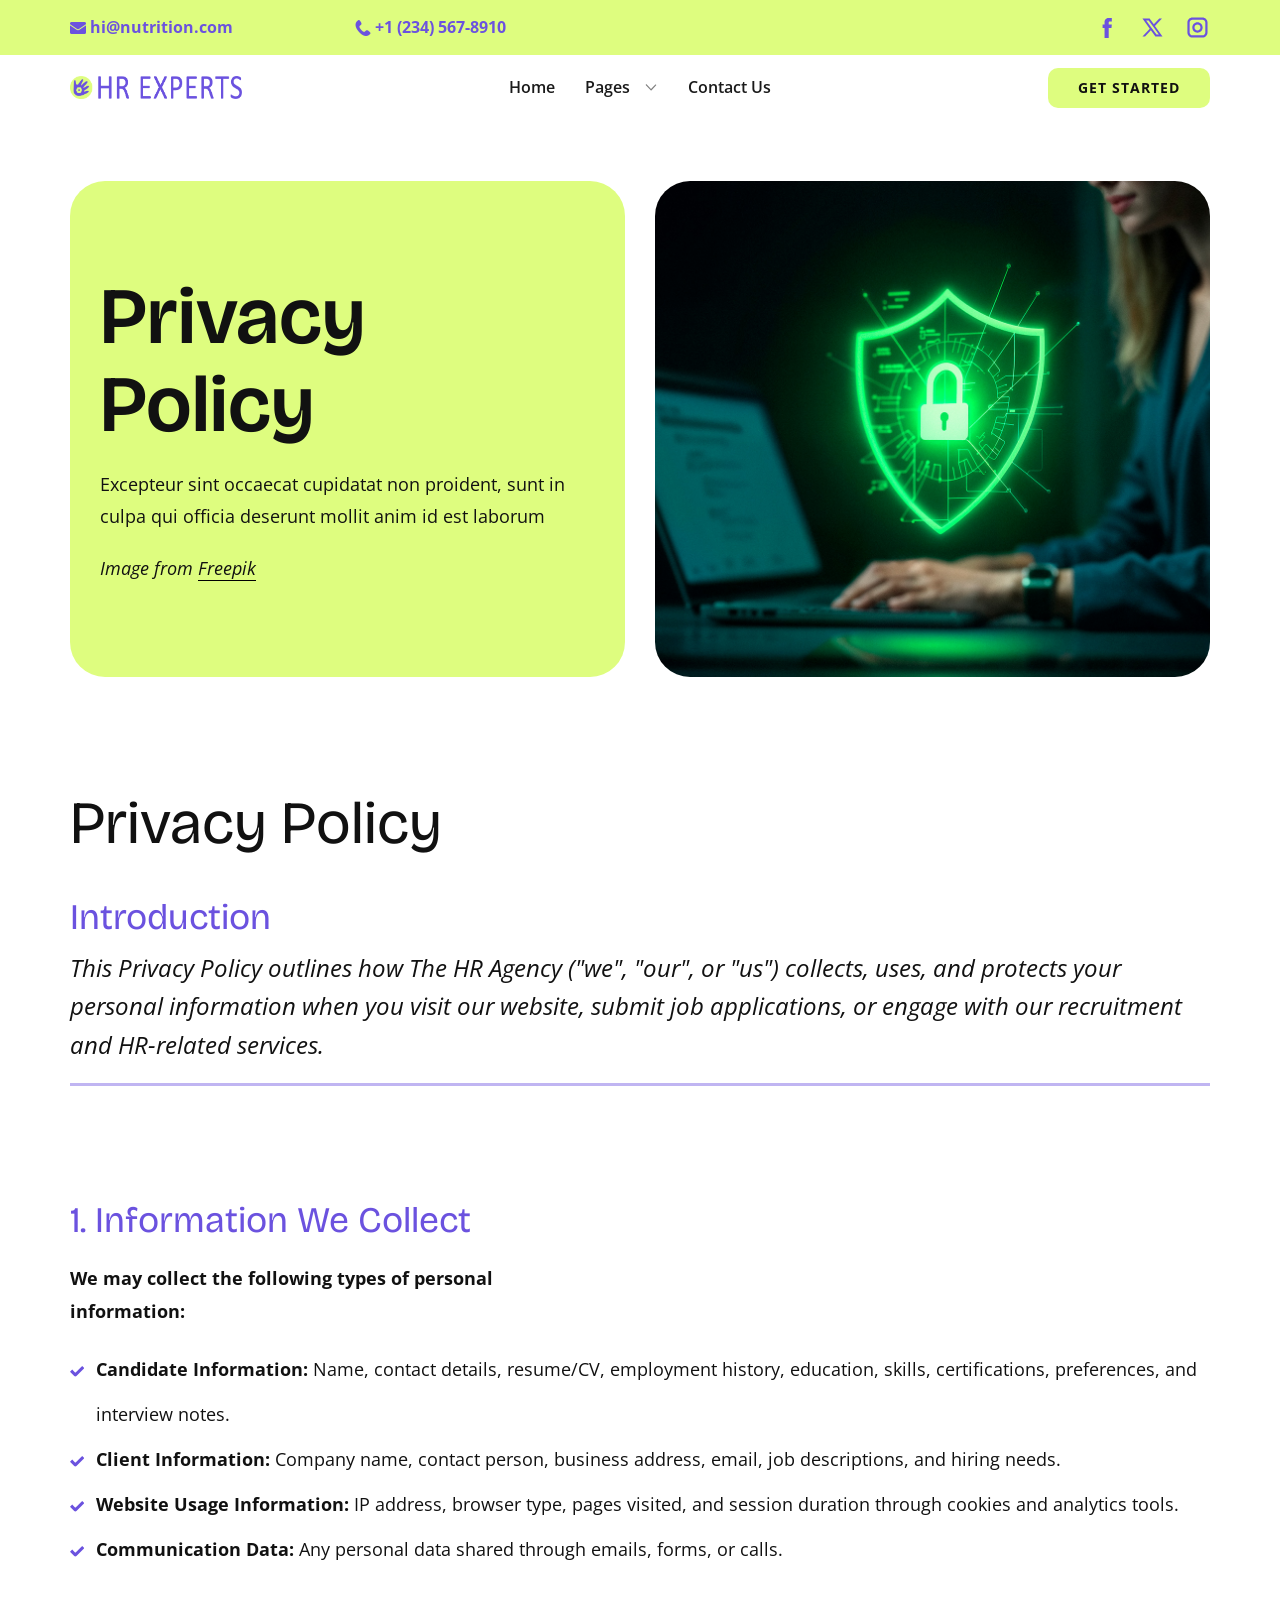
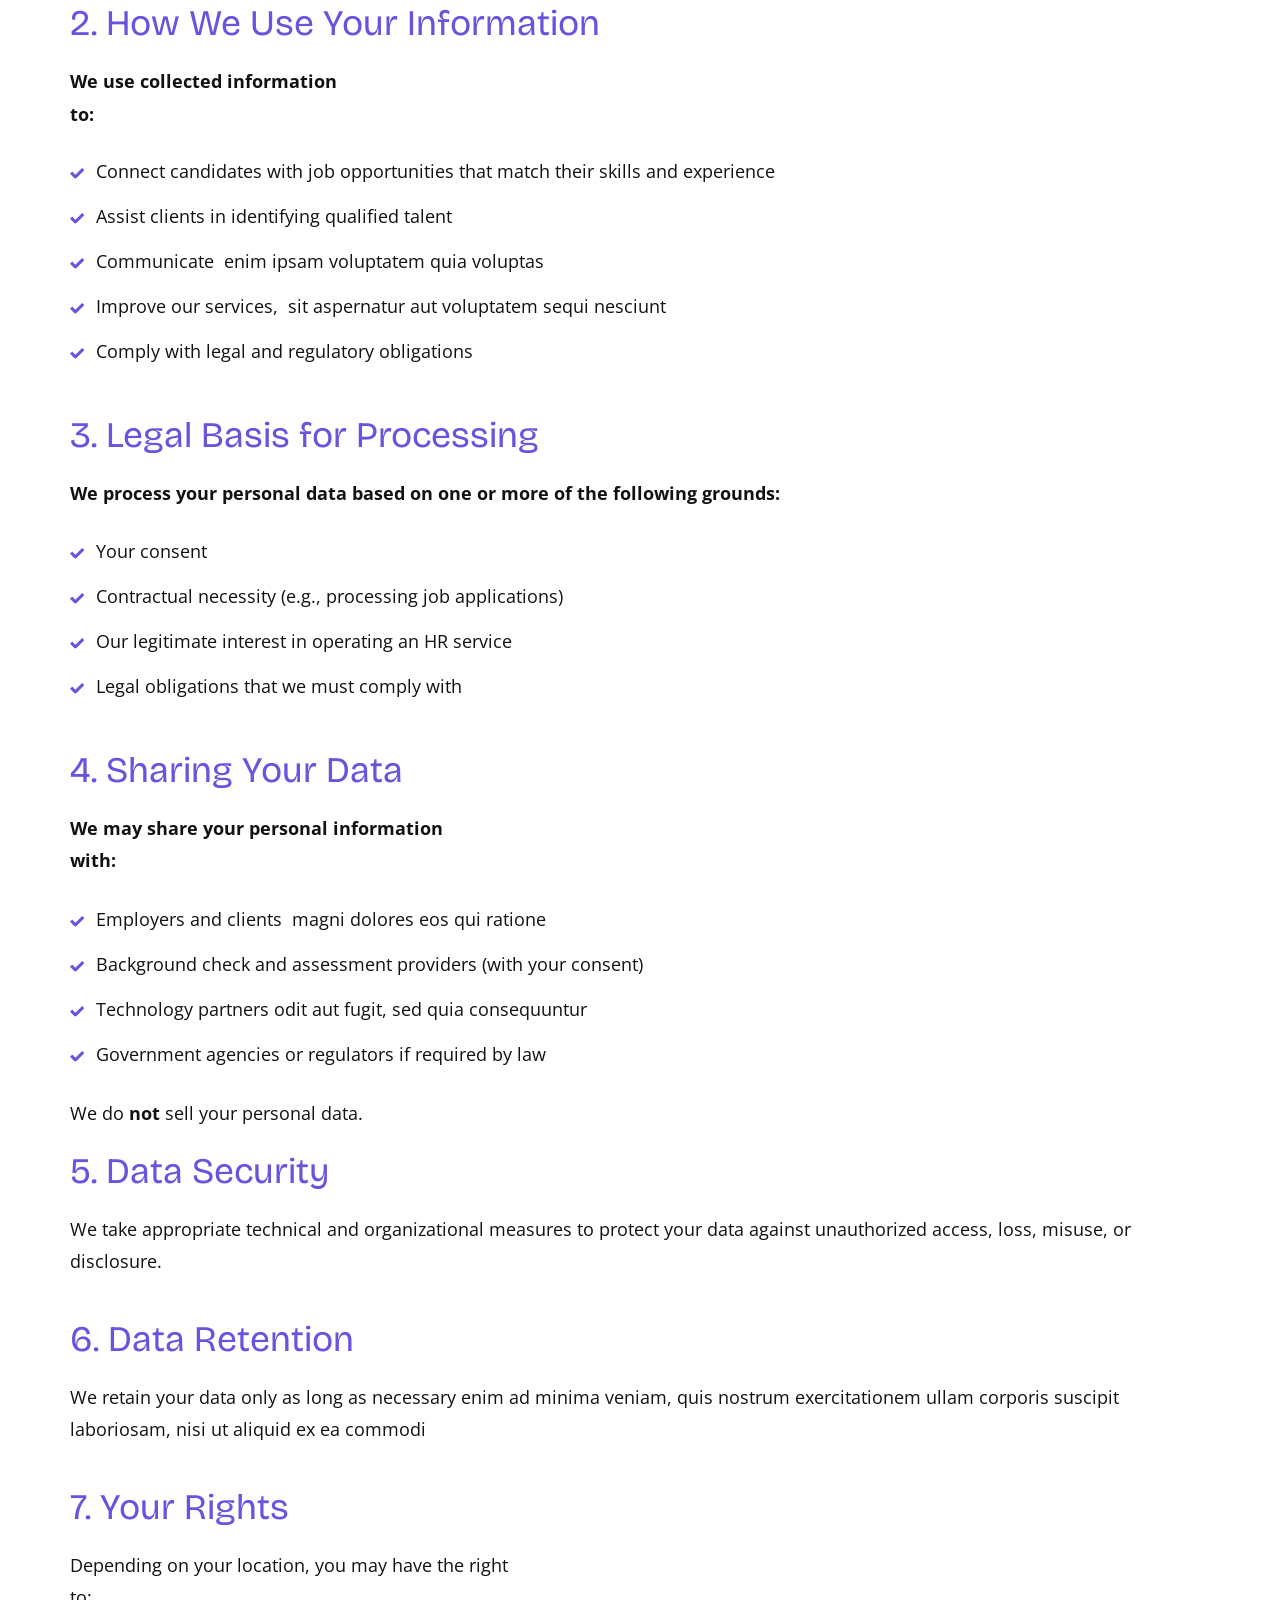
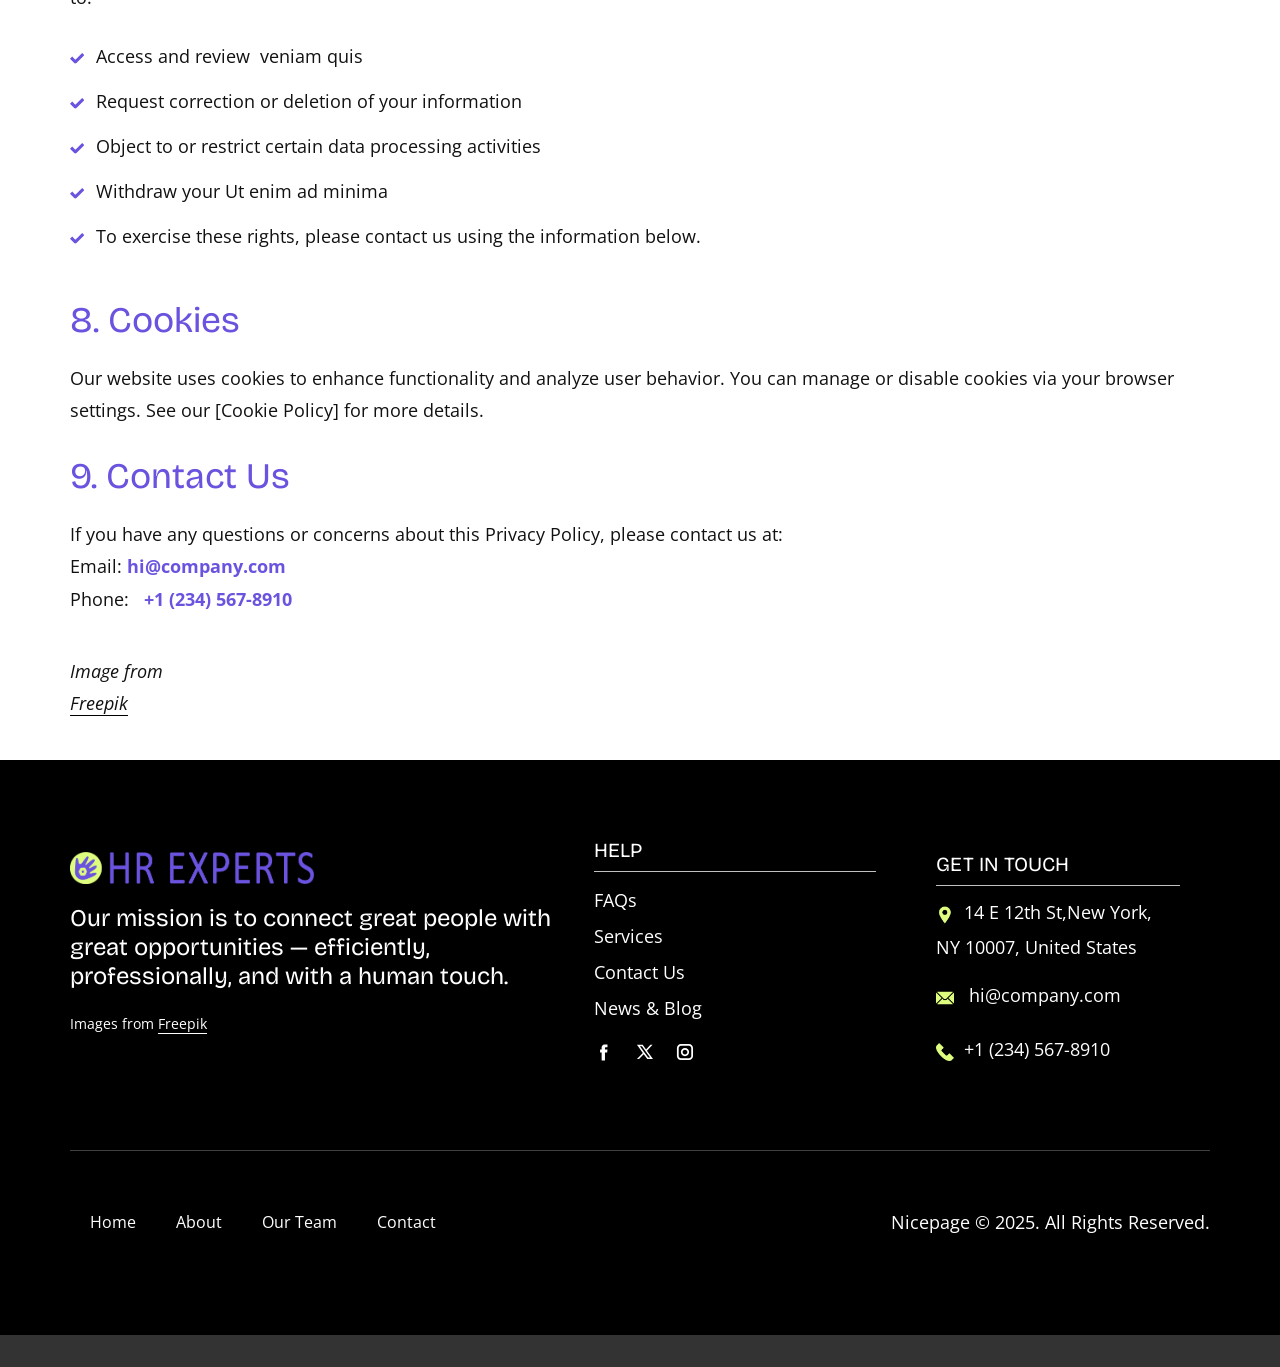
<file: Page-3.html>
<!DOCTYPE html>
<html style="font-size: 16px;" lang="en"><head>
    <meta name="viewport" content="width=device-width, initial-scale=1.0">
    <meta charset="utf-8">
    <meta name="keywords" content="​​​Privacy Policy, ​Privacy Policy">
    <meta name="description" content="">
    <title>Page 3</title>
    <link rel="stylesheet" href="nicepage.css" media="screen">
<link rel="stylesheet" href="Page-3.css" media="screen">
    <script class="u-script" type="text/javascript" src="jquery.js" defer=""></script>
    <script class="u-script" type="text/javascript" src="nicepage.js" defer=""></script>
    <meta name="generator" content="Nicepage 8.4.0, nicepage.com">
    
    
    
    
    
    
    <link id="u-page-google-font" rel="stylesheet" href="https://fonts.googleapis.com/css2?display=swap&amp;family=Open+Sans:ital,wght@0,300;0,400;0,500;0,600;0,700;0,800;1,300;1,400;1,500;1,600;1,700;1,800&amp;family=Bricolage+Grotesque:wght@200;300;400;500;600;700;800">
    <script type="application/ld+json">{
		"@context": "http://schema.org",
		"@type": "Organization",
		"name": "",
		"logo": "images/hr-logo.png",
		"sameAs": [
				"https://facebook.com/name",
				"https://twitter.com/name",
				"https://instagram.com/name",
				"https://facebook.com/name",
				"https://twitter.com/name",
				"https://instagram.com/name"
		]
}</script>
    <meta name="theme-color" content="#defd7f">
    <meta name="twitter:site" content="@">
    <meta name="twitter:card" content="summary_large_image">
    <meta name="twitter:title" content="Page 3">
    <meta name="twitter:description" content="">
    <meta property="og:title" content="Page 3">
    <meta property="og:type" content="website">
  <meta data-intl-tel-input-cdn-path="intlTelInput/"></head>
  <body data-path-to-root="./" data-include-products="false" class="u-body u-clearfix u-xl-mode" data-lang="en"><header class="u-border-no-bottom u-border-no-left u-border-no-right u-border-no-top u-clearfix u-header u-section-row-container" id="header" style="background-image: none"><div class="u-section-rows">
        <div class="u-clearfix u-palette-1-base u-section-row u-section-row-1">
          <div class="u-clearfix u-sheet u-valign-middle-sm u-valign-middle-xs u-sheet-1">
            <div class="data-layout-selected u-clearfix u-expanded-width u-gutter-0 u-layout-custom-sm u-layout-custom-xs u-layout-wrap u-layout-wrap-1">
              <div class="u-gutter-0 u-layout">
                <div class="u-layout-row">
                  <div class="u-container-align-left u-container-style u-layout-cell u-shape-rectangle u-size-15-lg u-size-15-md u-size-15-xl u-size-30-sm u-size-30-xs u-layout-cell-1">
                    <div class="u-container-layout u-valign-middle u-container-layout-1">
                      <a href="mailto:hi@car.repair.com" class="u-active-none u-align-left u-border-active-palette-1-base u-border-hover-white u-btn u-button-link u-button-style u-hover-none u-none u-text-active-palette-2-dark-3 u-text-hover-palette-2-dark-3 u-text-palette-2-base u-btn-1" data-animation-name="" data-animation-duration="0" data-animation-delay="0" data-animation-direction=""><span class="u-file-icon u-icon u-text-palette-2-base u-icon-1"><img src="images/2099199-a014f34f.png" alt=""></span>&nbsp;hi@nutrition.com
                      </a>
                    </div>
                  </div>
                  <div class="u-container-align-left u-container-style u-layout-cell u-shape-rectangle u-size-17-lg u-size-17-md u-size-17-xl u-size-30-sm u-size-30-xs u-layout-cell-2">
                    <div class="u-container-layout u-valign-middle u-container-layout-2">
                      <a href="tel:+12345678910" class="u-active-none u-align-left u-border-active-palette-1-base u-border-hover-white u-btn u-button-link u-button-style u-hover-none u-none u-text-active-palette-2-dark-3 u-text-hover-palette-2-dark-3 u-text-palette-2-base u-btn-2" data-animation-name="" data-animation-duration="0" data-animation-delay="0" data-animation-direction=""><span class="u-file-icon u-icon u-text-palette-2-base"><img src="images/1257-2ae193ba.png" alt=""></span>&nbsp;​+1 (234) 567-8910
                      </a>
                    </div>
                  </div>
                  <div class="u-container-style u-hidden-sm u-hidden-xs u-layout-cell u-shape-rectangle u-size-16-md u-size-18-lg u-size-18-xl u-size-30-sm u-size-30-xs u-layout-cell-3">
                    <div class="u-container-layout u-container-layout-3"></div>
                  </div>
                  <div class="u-container-align-left-sm u-container-align-left-xs u-container-align-right-lg u-container-align-right-md u-container-align-right-xl u-container-style u-layout-cell u-size-10-lg u-size-10-xl u-size-12-md u-size-30-sm u-size-30-xs u-layout-cell-4">
                    <div class="u-container-layout u-valign-middle u-container-layout-4">
                      <div class="u-social-icons u-social-icons-1">
                        <a class="u-social-url" title="facebook" target="_blank" href="https://facebook.com/name"><span class="u-icon u-social-facebook u-social-icon u-text-palette-2-base u-icon-3"><svg class="u-svg-link" preserveAspectRatio="xMidYMin slice" viewBox="0 0 112 112" style=""><use xlink:href="#svg-e935"></use></svg><svg class="u-svg-content" viewBox="0 0 112 112" x="0" y="0" id="svg-e935"><path fill="currentColor" d="M75.5,28.8H65.4c-1.5,0-4,0.9-4,4.3v9.4h13.9l-1.5,15.8H61.4v45.1H42.8V58.3h-8.8V42.4h8.8V32.2
c0-7.4,3.4-18.8,18.8-18.8h13.8v15.4H75.5z"></path></svg></span>
                        </a>
                        <a class="u-social-url" title="twitter" target="_blank" href="https://twitter.com/name"><span class="u-icon u-social-icon u-social-twitter u-text-palette-2-base u-icon-4"><svg class="u-svg-link" preserveAspectRatio="xMidYMin slice" viewBox="0 0 112.2 112.2" style=""><use xlink:href="#svg-b4b3"></use></svg><svg class="u-svg-content" viewBox="0 0 112.2 112.2" x="0px" y="0px" id="svg-b4b3"><path d="M67.1,49.1L98.6,16h-12L62,42L43.2,16H11l32.8,45.2L11,96h11.6l26.3-27.7L69.1,96H101L67.1,49.1z M55,61.9l-5.1-7L27.5,24.4
	h11.4l17.3,23.8l5.1,7.1l23.4,32.2H73.8L55,61.9z"></path></svg></span>
                        </a>
                        <a class="u-social-url" title="instagram" target="_blank" href="https://instagram.com/name"><span class="u-icon u-social-icon u-social-instagram u-text-palette-2-base u-icon-5"><svg class="u-svg-link" preserveAspectRatio="xMidYMin slice" viewBox="0 0 112 112" style=""><use xlink:href="#svg-f50c"></use></svg><svg class="u-svg-content" viewBox="0 0 112 112" x="0" y="0" id="svg-f50c"><path fill="currentColor" d="M55.9,32.9c-12.8,0-23.2,10.4-23.2,23.2s10.4,23.2,23.2,23.2s23.2-10.4,23.2-23.2S68.7,32.9,55.9,32.9z
	 M55.9,69.4c-7.4,0-13.3-6-13.3-13.3c-0.1-7.4,6-13.3,13.3-13.3s13.3,6,13.3,13.3C69.3,63.5,63.3,69.4,55.9,69.4z"></path><path fill="currentColor" d="M78.2,11H33.5C21,11,10.8,21.3,10.8,33.7v44.7c0,12.6,10.2,22.8,22.7,22.8h44.7c12.6,0,22.7-10.2,22.7-22.7
	V33.7C100.8,21.1,90.6,11,78.2,11z M91,78.4c0,7.1-5.8,12.8-12.8,12.8H33.5c-7.1,0-12.8-5.8-12.8-12.8V33.7
	c0-7.1,5.8-12.8,12.8-12.8h44.7c7.1,0,12.8,5.8,12.8,12.8V78.4z"></path></svg></span>
                        </a>
                      </div>
                    </div>
                  </div>
                </div>
              </div>
            </div>
          </div>
          
          
          
          
          
        </div>
        <div class="u-clearfix u-section-row" data-animation-name="" data-animation-duration="0" data-animation-delay="0" data-animation-direction="">
          <div class="u-clearfix u-sheet u-valign-middle-lg u-valign-middle-md u-valign-middle-sm u-valign-middle-xs u-sheet-2">
            <a href="#" class="u-enable-responsive u-image u-logo u-image-1" data-image-width="1138" data-image-height="149">
              <img src="images/hr-logo.png" class="u-logo-image u-logo-image-1">
            </a>
            <nav class="u-dropdown-icon u-menu u-menu-dropdown u-offcanvas u-menu-1" data-responsive-from="MD" role="navigation">
              <div class="menu-collapse" style="font-size: 1rem; letter-spacing: 0px; font-weight: 600;">
                <a class="u-button-style u-custom-active-border-color u-custom-border u-custom-border-color u-custom-borders u-custom-hover-border-color u-custom-left-right-menu-spacing u-custom-padding-bottom u-custom-text-active-color u-custom-text-color u-custom-text-hover-color u-custom-top-bottom-menu-spacing u-hamburger-link u-nav-link u-text-active-palette-1-dark-3 u-text-hover-palette-1-dark-3 u-text-palette-2-base" href="#" tabindex="-1" aria-label="Open menu" aria-controls="f711">
                  <svg class="u-svg-link" viewBox="0 0 24 24"><use xlink:href="#menu-hamburger"></use></svg>
                  <svg class="u-svg-content" version="1.1" id="menu-hamburger" viewBox="0 0 16 16" x="0px" y="0px" xmlns:xlink="http://www.w3.org/1999/xlink" xmlns="http://www.w3.org/2000/svg"><g><rect y="1" width="16" height="2"></rect><rect y="7" width="16" height="2"></rect><rect y="13" width="16" height="2"></rect>
</g></svg>
                </a>
              </div>
              <div class="u-custom-menu u-nav-container">
                <ul class="u-nav u-spacing-30 u-unstyled u-nav-1" role="menubar"><li role="none" class="u-nav-item"><a role="menuitem" class="u-border-2 u-border-active-palette-2-base u-border-hover-palette-2-base u-border-no-left u-border-no-right u-border-no-top u-button-style u-nav-link u-text-active-palette-2-base u-text-grey-90 u-text-hover-grey-90 u-nav-link-2" href="./">Home</a>
</li><li role="none" class="u-nav-item"><a tabindex="-1" role="menuitem" class="u-border-2 u-border-active-palette-2-base u-border-hover-palette-2-base u-border-no-left u-border-no-right u-border-no-top u-button-style u-nav-link u-text-active-palette-2-base u-text-grey-90 u-text-hover-grey-90 u-nav-link-2" aria-haspopup="true" aria-current="page">Pages</a><div class="u-nav-popup"><ul role="menu" class="u-h-spacing-22 u-nav u-unstyled u-v-spacing-12" aria-label="Pages menu"><li role="none" class="u-nav-item"><a role="menuitem" class="u-active-palette-1-light-3 u-button-style u-hover-palette-1-light-3 u-nav-link u-text-active-palette-2-base u-text-black u-text-hover-palette-2-base u-white" href="About.html">About Us</a>
</li><li role="none" class="u-nav-item"><a role="menuitem" class="u-active-palette-1-light-3 u-button-style u-hover-palette-1-light-3 u-nav-link u-text-active-palette-2-base u-text-black u-text-hover-palette-2-base u-white" href="Services.html">Our Services</a>
</li><li role="none" class="u-nav-item"><a role="menuitem" class="u-active-palette-1-light-3 u-button-style u-hover-palette-1-light-3 u-nav-link u-text-active-palette-2-base u-text-black u-text-hover-palette-2-base u-white" href="FAQ-Page.html">FAQ</a>
</li><li role="none" class="u-nav-item"><a role="menuitem" class="u-active-palette-1-light-3 u-button-style u-hover-palette-1-light-3 u-nav-link u-text-active-palette-2-base u-text-black u-text-hover-palette-2-base u-white" href="Blog.html">Blog Page</a>
</li><li role="none" class="u-nav-item"><a role="menuitem" class="u-active-palette-1-light-3 u-button-style u-hover-palette-1-light-3 u-nav-link u-text-active-palette-2-base u-text-black u-text-hover-palette-2-base u-white" href="Team.html">Our Team</a>
</li></ul>
</div>
</li><li role="none" class="u-nav-item"><a role="menuitem" class="u-border-2 u-border-active-palette-2-base u-border-hover-palette-2-base u-border-no-left u-border-no-right u-border-no-top u-button-style u-nav-link u-text-active-palette-2-base u-text-grey-90 u-text-hover-grey-90 u-nav-link-2" href="Contact.html">Contact Us</a>
</li></ul>
              </div>
              <div class="u-custom-menu u-nav-container-collapse" id="f711" role="region" aria-label="Menu panel">
                <div class="u-black u-container-style u-inner-container-layout u-opacity u-opacity-95 u-sidenav">
                  <div class="u-inner-container-layout u-sidenav-overflow">
                    <div class="u-menu-close" tabindex="-1" aria-label="Close menu"></div>
                    <ul class="u-align-center u-nav u-popupmenu-items u-unstyled u-nav-3" role="menubar"><li role="none" class="u-nav-item"><a role="menuitem" class="u-button-style u-nav-link" href="./">Home</a>
</li><li role="none" class="u-nav-item"><a tabindex="-1" role="menuitem" class="u-button-style u-nav-link" aria-haspopup="true" aria-current="page">Pages</a><div class="u-nav-popup"><ul role="menu" class="u-h-spacing-22 u-nav u-unstyled u-v-spacing-12" aria-label="Pages menu"><li role="none" class="u-nav-item"><a role="menuitem" class="u-button-style u-nav-link" href="About.html">About Us</a>
</li><li role="none" class="u-nav-item"><a role="menuitem" class="u-button-style u-nav-link" href="Services.html">Our Services</a>
</li><li role="none" class="u-nav-item"><a role="menuitem" class="u-button-style u-nav-link" href="FAQ-Page.html">FAQ</a>
</li><li role="none" class="u-nav-item"><a role="menuitem" class="u-button-style u-nav-link" href="Blog.html">Blog Page</a>
</li><li role="none" class="u-nav-item"><a role="menuitem" class="u-button-style u-nav-link" href="Team.html">Our Team</a>
</li></ul>
</div>
</li><li role="none" class="u-nav-item"><a role="menuitem" class="u-button-style u-nav-link" href="Contact.html">Contact Us</a>
</li></ul>
                  </div>
                </div>
                <div class="u-black u-menu-overlay u-opacity u-opacity-70"></div>
              </div>
              <style class="menu-style">@media (max-width: 939px) {
                    [data-responsive-from="MD"] .u-nav-container {
                        display: none;
                    }
                    [data-responsive-from="MD"] .menu-collapse {
                        display: block;
                    }
                }</style>
            </nav>
            <a href="" class="u-align-left-xs u-btn u-btn-round u-button-style u-hover-palette-1-light-1 u-palette-1-base u-radius u-btn-3" data-animation-name="" data-animation-duration="0" data-animation-delay="0" data-animation-direction="">Get Started </a>
          </div>
          
          
          
          
          
        </div>
      </div></header>
    <section class="u-clearfix u-section-1" id="block-1">
      <div class="u-clearfix u-sheet u-valign-middle u-sheet-1">
        <div class="data-layout-selected u-clearfix u-expanded-width u-gutter-30 u-layout-wrap u-layout-wrap-1">
          <div class="u-layout">
            <div class="u-layout-row">
              <div class="u-container-style u-layout-cell u-palette-1-base u-radius u-shape-round u-size-30 u-layout-cell-1">
                <div class="u-container-layout u-valign-middle-xl u-valign-top-lg u-valign-top-md u-valign-top-sm u-valign-top-xs u-container-layout-1">
                  <h1 class="u-text u-text-default u-text-1"> Privacy Policy</h1>
                  <p class="u-text u-text-default u-text-2"> Excepteur sint occaecat cupidatat non proident, sunt in culpa qui officia deserunt mollit anim id est laborum</p>
                  <p class="u-align-left u-text u-text-default u-text-3">Image from <a href="https://www.freepik.com" class="u-active-none u-border-1 u-border-active-palette-3-base u-border-black u-border-hover-palette-3-base u-border-no-left u-border-no-right u-border-no-top u-btn u-button-link u-button-style u-hover-none u-none u-text-body-color u-btn-1" target="_blank">Freepik</a>
                  </p>
                </div>
              </div>
              <div class="u-container-style u-image u-image-round u-layout-cell u-radius u-size-30 u-image-1" data-image-width="1462" data-image-height="1000">
                <div class="u-container-layout u-container-layout-2"></div>
              </div>
            </div>
          </div>
        </div>
      </div>
    </section>
    <section class="u-clearfix u-section-2" id="block-2">
      <div class="u-clearfix u-sheet u-valign-bottom-lg u-valign-bottom-md u-valign-bottom-sm u-valign-bottom-xs u-valign-middle-xl u-sheet-1">
        <h2 class="u-align-left u-text u-text-default u-text-1"> Privacy Policy</h2>
        <h3 class="u-align-left u-text u-text-palette-2-base u-text-2"> Introduction</h3>
        <p class="u-align-left u-large-text u-text u-text-variant u-text-3"> This Privacy Policy outlines how The HR Agency ("we", "our", or "us") collects, uses, and protects your personal information when you visit our website, submit job applications, or engage with our recruitment and HR-related services.</p>
        <div class="u-align-left u-border-3 u-border-palette-2-light-2 u-expanded-width u-line u-line-horizontal u-line-1"></div>
      </div>
    </section>
    <section class="u-clearfix u-container-align-left u-section-3" id="block-3">
      <div class="u-clearfix u-sheet u-valign-bottom u-sheet-1">
        <h3 class="u-align-left u-text u-text-default u-text-palette-2-base u-text-1"> 1. Information We Collect</h3>
        <p class="u-align-left u-text u-text-2"> We may collect the following types of personal information:</p>
        <ul class="u-align-left u-custom-list u-file-icon u-text u-text-3">
          <li style="padding-left: 6px;">
            <div class="u-list-icon u-text-palette-2-base">
              <svg class="u-svg-content" viewBox="0 0 512 512" id="svg-04d6"><path d="m433.1 67.1-231.8 231.9c-6.2 6.2-16.4 6.2-22.6 0l-99.8-99.8-78.9 78.8 150.5 150.5c10.5 10.5 24.6 16.3 39.4 16.3 14.8 0 29-5.9 39.4-16.3l282.7-282.5z" fill="currentColor"></path></svg>
            </div><span style="font-weight: 700;"> Candidate Information: </span>Name, contact details, resume/CV, employment history, education, skills, certifications, preferences, and interview notes.
          </li>
          <li style="padding-left: 6px;">
            <div class="u-list-icon u-text-palette-2-base">
              <svg class="u-svg-content" viewBox="0 0 512 512" id="svg-04d6"><path d="m433.1 67.1-231.8 231.9c-6.2 6.2-16.4 6.2-22.6 0l-99.8-99.8-78.9 78.8 150.5 150.5c10.5 10.5 24.6 16.3 39.4 16.3 14.8 0 29-5.9 39.4-16.3l282.7-282.5z" fill="currentColor"></path></svg>
            </div><span style="font-weight: 700;">Client Information: </span>Company name, contact person, business address, email, job descriptions, and hiring needs.
          </li>
          <li style="padding-left: 6px;">
            <div class="u-list-icon u-text-palette-2-base">
              <svg class="u-svg-content" viewBox="0 0 512 512" id="svg-04d6"><path d="m433.1 67.1-231.8 231.9c-6.2 6.2-16.4 6.2-22.6 0l-99.8-99.8-78.9 78.8 150.5 150.5c10.5 10.5 24.6 16.3 39.4 16.3 14.8 0 29-5.9 39.4-16.3l282.7-282.5z" fill="currentColor"></path></svg>
            </div><span style="font-weight: 700;">Website Usage Information:</span> IP address, browser type, pages visited, and session duration through cookies and analytics tools.
          </li>
          <li style="padding-left: 6px;">
            <div class="u-list-icon u-text-palette-2-base">
              <svg class="u-svg-content" viewBox="0 0 512 512" id="svg-04d6"><path d="m433.1 67.1-231.8 231.9c-6.2 6.2-16.4 6.2-22.6 0l-99.8-99.8-78.9 78.8 150.5 150.5c10.5 10.5 24.6 16.3 39.4 16.3 14.8 0 29-5.9 39.4-16.3l282.7-282.5z" fill="currentColor"></path></svg>
            </div><span style="font-weight: 700;">Communication Data:</span> Any personal data shared through emails, forms, or calls.
          </li>
        </ul>
        <h3 class="u-align-left u-text u-text-default u-text-palette-2-base u-text-4"> 2. How We Use Your Information</h3>
        <p class="u-align-left u-text u-text-5"> We use collected information to:</p>
        <ul class="u-align-left u-custom-list u-file-icon u-text u-text-6" data-animation-name="" data-animation-duration="0" data-animation-delay="0" data-animation-direction="">
          <li style="padding-left: 6px;">
            <div class="u-list-icon u-text-palette-2-base">
              <svg class="u-svg-content" viewBox="0 0 512 512" id="svg-8835"><path d="m433.1 67.1-231.8 231.9c-6.2 6.2-16.4 6.2-22.6 0l-99.8-99.8-78.9 78.8 150.5 150.5c10.5 10.5 24.6 16.3 39.4 16.3 14.8 0 29-5.9 39.4-16.3l282.7-282.5z" fill="currentColor"></path></svg>
            </div> Connect candidates with job opportunities that match their skills and experience
          </li>
          <li style="padding-left: 6px;">
            <div class="u-list-icon u-text-palette-2-base">
              <svg class="u-svg-content" viewBox="0 0 512 512" id="svg-8835"><path d="m433.1 67.1-231.8 231.9c-6.2 6.2-16.4 6.2-22.6 0l-99.8-99.8-78.9 78.8 150.5 150.5c10.5 10.5 24.6 16.3 39.4 16.3 14.8 0 29-5.9 39.4-16.3l282.7-282.5z" fill="currentColor"></path></svg>
            </div>Assist clients in identifying qualified talent
          </li>
          <li style="padding-left: 6px;">
            <div class="u-list-icon u-text-palette-2-base">
              <svg class="u-svg-content" viewBox="0 0 512 512" id="svg-8835"><path d="m433.1 67.1-231.8 231.9c-6.2 6.2-16.4 6.2-22.6 0l-99.8-99.8-78.9 78.8 150.5 150.5c10.5 10.5 24.6 16.3 39.4 16.3 14.8 0 29-5.9 39.4-16.3l282.7-282.5z" fill="currentColor"></path></svg>
            </div>Communicate ​ enim ipsam voluptatem quia voluptas
          </li>
          <li style="padding-left: 6px;">
            <div class="u-list-icon u-text-palette-2-base">
              <svg class="u-svg-content" viewBox="0 0 512 512" id="svg-8835"><path d="m433.1 67.1-231.8 231.9c-6.2 6.2-16.4 6.2-22.6 0l-99.8-99.8-78.9 78.8 150.5 150.5c10.5 10.5 24.6 16.3 39.4 16.3 14.8 0 29-5.9 39.4-16.3l282.7-282.5z" fill="currentColor"></path></svg>
            </div>Improve our services, &nbsp;sit aspernatur aut  voluptatem sequi nesciunt
          </li>
          <li style="padding-left: 6px;">
            <div class="u-list-icon u-text-palette-2-base">
              <svg class="u-svg-content" viewBox="0 0 512 512" id="svg-8835"><path d="m433.1 67.1-231.8 231.9c-6.2 6.2-16.4 6.2-22.6 0l-99.8-99.8-78.9 78.8 150.5 150.5c10.5 10.5 24.6 16.3 39.4 16.3 14.8 0 29-5.9 39.4-16.3l282.7-282.5z" fill="currentColor"></path></svg>
            </div>Comply with legal and regulatory obligations
          </li>
        </ul>
        <h3 class="u-align-left u-text u-text-default u-text-palette-2-base u-text-7"> 3. Legal Basis for Processing</h3>
        <p class="u-align-left u-text u-text-8"> We process your personal data based on one or more of the following grounds:<br>
        </p>
        <ul class="u-align-left u-custom-list u-file-icon u-text u-text-9">
          <li style="padding-left: 6px;">
            <div class="u-list-icon u-text-palette-2-base">
              <svg class="u-svg-content" viewBox="0 0 512 512" id="svg-719d"><path d="m433.1 67.1-231.8 231.9c-6.2 6.2-16.4 6.2-22.6 0l-99.8-99.8-78.9 78.8 150.5 150.5c10.5 10.5 24.6 16.3 39.4 16.3 14.8 0 29-5.9 39.4-16.3l282.7-282.5z" fill="currentColor"></path></svg>
            </div> Your consent
          </li>
          <li style="padding-left: 6px;">
            <div class="u-list-icon u-text-palette-2-base">
              <svg class="u-svg-content" viewBox="0 0 512 512" id="svg-719d"><path d="m433.1 67.1-231.8 231.9c-6.2 6.2-16.4 6.2-22.6 0l-99.8-99.8-78.9 78.8 150.5 150.5c10.5 10.5 24.6 16.3 39.4 16.3 14.8 0 29-5.9 39.4-16.3l282.7-282.5z" fill="currentColor"></path></svg>
            </div>Contractual necessity (e.g., processing job applications)
          </li>
          <li style="padding-left: 6px;">
            <div class="u-list-icon u-text-palette-2-base">
              <svg class="u-svg-content" viewBox="0 0 512 512" id="svg-719d"><path d="m433.1 67.1-231.8 231.9c-6.2 6.2-16.4 6.2-22.6 0l-99.8-99.8-78.9 78.8 150.5 150.5c10.5 10.5 24.6 16.3 39.4 16.3 14.8 0 29-5.9 39.4-16.3l282.7-282.5z" fill="currentColor"></path></svg>
            </div>Our legitimate interest in operating an HR service
          </li>
          <li style="padding-left: 6px;">
            <div class="u-list-icon u-text-palette-2-base">
              <svg class="u-svg-content" viewBox="0 0 512 512" id="svg-719d"><path d="m433.1 67.1-231.8 231.9c-6.2 6.2-16.4 6.2-22.6 0l-99.8-99.8-78.9 78.8 150.5 150.5c10.5 10.5 24.6 16.3 39.4 16.3 14.8 0 29-5.9 39.4-16.3l282.7-282.5z" fill="currentColor"></path></svg>
            </div>
          </li>
          <li style="padding-left: 6px;">Legal obligations that we must comply with</li>
        </ul>
        <h3 class="u-align-left u-text u-text-default u-text-palette-2-base u-text-10"> 4. Sharing Your Data</h3>
        <p class="u-align-left u-text u-text-11"> We may share your personal information with:</p>
        <ul class="u-align-left u-custom-list u-file-icon u-text u-text-12" data-animation-name="" data-animation-duration="0" data-animation-delay="0" data-animation-direction="">
          <li style="padding-left: 6px;">
            <div class="u-list-icon u-text-palette-2-base">
              <svg class="u-svg-content" viewBox="0 0 512 512" id="svg-468e"><path d="m433.1 67.1-231.8 231.9c-6.2 6.2-16.4 6.2-22.6 0l-99.8-99.8-78.9 78.8 150.5 150.5c10.5 10.5 24.6 16.3 39.4 16.3 14.8 0 29-5.9 39.4-16.3l282.7-282.5z" fill="currentColor"></path></svg>
            </div> Employers and clients ​ magni dolores eos qui ratione
          </li>
          <li style="padding-left: 6px;">
            <div class="u-list-icon u-text-palette-2-base">
              <svg class="u-svg-content" viewBox="0 0 512 512" id="svg-468e"><path d="m433.1 67.1-231.8 231.9c-6.2 6.2-16.4 6.2-22.6 0l-99.8-99.8-78.9 78.8 150.5 150.5c10.5 10.5 24.6 16.3 39.4 16.3 14.8 0 29-5.9 39.4-16.3l282.7-282.5z" fill="currentColor"></path></svg>
            </div>Background check and assessment providers (with your consent)
          </li>
          <li style="padding-left: 6px;">
            <div class="u-list-icon u-text-palette-2-base">
              <svg class="u-svg-content" viewBox="0 0 512 512" id="svg-468e"><path d="m433.1 67.1-231.8 231.9c-6.2 6.2-16.4 6.2-22.6 0l-99.8-99.8-78.9 78.8 150.5 150.5c10.5 10.5 24.6 16.3 39.4 16.3 14.8 0 29-5.9 39.4-16.3l282.7-282.5z" fill="currentColor"></path></svg>
            </div>Technology partners ​odit aut fugit, sed quia consequuntur
          </li>
          <li style="padding-left: 6px;">
            <div class="u-list-icon u-text-palette-2-base">
              <svg class="u-svg-content" viewBox="0 0 512 512" id="svg-468e"><path d="m433.1 67.1-231.8 231.9c-6.2 6.2-16.4 6.2-22.6 0l-99.8-99.8-78.9 78.8 150.5 150.5c10.5 10.5 24.6 16.3 39.4 16.3 14.8 0 29-5.9 39.4-16.3l282.7-282.5z" fill="currentColor"></path></svg>
            </div>Government agencies or regulators if required by law
          </li>
        </ul>
        <p class="u-align-left u-text u-text-13"> We do <span style="font-weight: 700;">not</span> sell your personal data.
        </p>
        <h3 class="u-align-left u-text u-text-default u-text-palette-2-base u-text-14"> 5. Data Security</h3>
        <p class="u-align-left u-text u-text-15"> We take appropriate technical and organizational measures to protect your data against unauthorized access, loss, misuse, or disclosure.</p>
      </div>
    </section>
    <section class="u-clearfix u-container-align-left u-section-4" id="block-4">
      <div class="u-clearfix u-sheet u-valign-middle-xl u-sheet-1">
        <h3 class="u-align-left u-text u-text-default u-text-palette-2-base u-text-1"> 6. Data Retention</h3>
        <p class="u-align-left u-text u-text-2"> We retain your data only as long as necessary​ enim ad minima veniam, quis nostrum exercitationem ullam corporis suscipit laboriosam, nisi ut aliquid ex ea commodi</p>
        <h3 class="u-align-left u-text u-text-default u-text-palette-2-base u-text-3"> 7. Your Rights</h3>
        <p class="u-align-left u-text u-text-4"> Depending on your location, you may have the right to:</p>
        <ul class="u-align-left u-custom-list u-text u-text-5" data-animation-name="" data-animation-duration="0" data-animation-delay="0" data-animation-direction="">
          <li style="padding-left: 6px;">
            <div class="u-list-icon u-text-palette-2-base">
              <svg class="u-svg-content" viewBox="0 0 512 512" id="svg-f1d1"><path d="m433.1 67.1-231.8 231.9c-6.2 6.2-16.4 6.2-22.6 0l-99.8-99.8-78.9 78.8 150.5 150.5c10.5 10.5 24.6 16.3 39.4 16.3 14.8 0 29-5.9 39.4-16.3l282.7-282.5z" fill="currentColor"></path></svg>
            </div> Access and review ​ veniam quis&nbsp;
          </li>
          <li style="padding-left: 6px;">
            <div class="u-list-icon u-text-palette-2-base">
              <svg class="u-svg-content" viewBox="0 0 512 512" id="svg-f1d1"><path d="m433.1 67.1-231.8 231.9c-6.2 6.2-16.4 6.2-22.6 0l-99.8-99.8-78.9 78.8 150.5 150.5c10.5 10.5 24.6 16.3 39.4 16.3 14.8 0 29-5.9 39.4-16.3l282.7-282.5z" fill="currentColor"></path></svg>
            </div>Request correction or deletion of your information
          </li>
          <li style="padding-left: 6px;">
            <div class="u-list-icon u-text-palette-2-base">
              <svg class="u-svg-content" viewBox="0 0 512 512" id="svg-f1d1"><path d="m433.1 67.1-231.8 231.9c-6.2 6.2-16.4 6.2-22.6 0l-99.8-99.8-78.9 78.8 150.5 150.5c10.5 10.5 24.6 16.3 39.4 16.3 14.8 0 29-5.9 39.4-16.3l282.7-282.5z" fill="currentColor"></path></svg>
            </div>Object to or restrict certain data processing activities
          </li>
          <li style="padding-left: 6px;">
            <div class="u-list-icon u-text-palette-2-base">
              <svg class="u-svg-content" viewBox="0 0 512 512" id="svg-f1d1"><path d="m433.1 67.1-231.8 231.9c-6.2 6.2-16.4 6.2-22.6 0l-99.8-99.8-78.9 78.8 150.5 150.5c10.5 10.5 24.6 16.3 39.4 16.3 14.8 0 29-5.9 39.4-16.3l282.7-282.5z" fill="currentColor"></path></svg>
            </div>Withdraw your ​Ut enim ad minima
          </li>
          <li style="padding-left: 6px;">
            <div class="u-list-icon u-text-palette-2-base">
              <svg class="u-svg-content" viewBox="0 0 512 512" id="svg-f1d1"><path d="m433.1 67.1-231.8 231.9c-6.2 6.2-16.4 6.2-22.6 0l-99.8-99.8-78.9 78.8 150.5 150.5c10.5 10.5 24.6 16.3 39.4 16.3 14.8 0 29-5.9 39.4-16.3l282.7-282.5z" fill="currentColor"></path></svg>
            </div>To exercise these rights, please contact us using the information below.
          </li>
        </ul>
        <h3 class="u-align-left u-text u-text-default u-text-palette-2-base u-text-6" data-animation-name="" data-animation-duration="0" data-animation-delay="0" data-animation-direction=""> 8. Cookies</h3>
        <p class="u-align-left u-text u-text-7"> Our website uses cookies to enhance functionality and analyze user behavior. You can manage or disable cookies via your browser settings. See our [Cookie Policy] for more details.</p>
        <h3 class="u-align-left u-text u-text-default u-text-palette-2-base u-text-8" data-animation-name="" data-animation-duration="0" data-animation-delay="0" data-animation-direction="">9. Contact Us</h3>
        <p class="u-align-left u-text u-text-9"> If you have any questions or concerns about this Privacy Policy, please contact us at:<br>Email: <a href="mailto:hi@email.com" class="u-active-none u-border-2 u-border-active-palette-2-base u-border-hover-palette-2-base u-border-no-left u-border-no-right u-border-no-top u-btn u-button-link u-button-style u-hover-none u-none u-text-active-palette-2-base u-text-hover-palette-2-base u-text-palette-2-base u-btn-1">hi@company.com</a>
          <br> Phone: ​&nbsp; <a href="tel:+12345678910" class="u-active-none u-border-2 u-border-active-palette-2-base u-border-hover-palette-2-base u-border-no-left u-border-no-right u-border-no-top u-btn u-button-link u-button-style u-hover-none u-none u-text-active-palette-2-base u-text-hover-palette-2-base u-text-palette-2-base u-btn-2" data-animation-name="" data-animation-duration="0" data-animation-delay="0" data-animation-direction="">+1 (234) 567-8910</a>
        </p>
        <p class="u-align-left u-text u-text-10">Image from <a href="https://www.freepik.com" class="u-active-none u-border-1 u-border-active-palette-3-base u-border-black u-border-hover-palette-3-base u-border-no-left u-border-no-right u-border-no-top u-btn u-button-link u-button-style u-hover-none u-none u-text-body-color u-btn-3" target="_blank">Freepik</a>
        </p>
      </div>
    </section>
    
    
    
    <footer class="u-align-center-sm u-align-center-xs u-black u-clearfix u-container-align-center u-footer" id="footer"><div class="u-clearfix u-sheet u-valign-middle u-sheet-1">
        <div class="data-layout-selected u-clearfix u-expanded-width u-layout-wrap u-layout-wrap-1">
          <div class="u-gutter-0 u-layout">
            <div class="u-layout-row">
              <div class="u-container-align-left u-container-style u-layout-cell u-shape-rectangle u-size-26-lg u-size-26-xl u-size-26-xxl u-size-40-md u-size-40-sm u-size-40-xs u-layout-cell-1">
                <div class="u-container-layout u-valign-top u-container-layout-1">
                  <a href="" class="u-image u-logo u-image-1" data-image-width="1138" data-image-height="149">
                    <img src="images/hr-logo.png" class="u-logo-image u-logo-image-1">
                  </a>
                  <h4 class="u-align-left u-text u-text-default u-text-1"> Our mission is to connect great people with great opportunities — efficiently, professionally, and with a human touch.</h4>
                  <p class="u-align-left u-text u-text-2">Images from <a href="https://www.freepik.com/" class="u-active-none u-border-1 u-border-active-palette-1-base u-border-hover-palette-1-base u-border-no-left u-border-no-right u-border-no-top u-border-white u-btn u-button-link u-button-style u-hover-none u-none u-text-body-alt-color u-btn-1" target="_blank" data-animation-name="" data-animation-duration="0" data-animation-delay="0" data-animation-direction="">Freepik</a>
                  </p>
                </div>
              </div>
              <div class="u-container-style u-layout-cell u-shape-rectangle u-size-18-lg u-size-18-xl u-size-18-xxl u-size-20-md u-size-20-sm u-size-20-xs u-layout-cell-2">
                <div class="u-container-layout u-valign-top u-container-layout-2">
                  <h5 class="u-align-left u-text u-text-3"> Help</h5>
                  <div class="u-align-left u-border-1 u-border-grey-25 u-border-no-bottom u-border-no-left u-expanded-width u-line u-line-horizontal u-line-1"></div>
                  <p class="u-align-left u-text u-text-4">
                    <a href="#" class="u-active-none u-border-1 u-border-active-white u-border-hover-white u-border-no-left u-border-no-right u-border-no-top u-btn u-button-link u-button-style u-hover-none u-none u-text-active-grey-10 u-text-body-alt-color u-text-hover-grey-10 u-btn-2" title="#" data-animation-name="" data-animation-duration="0" data-animation-delay="0" data-animation-direction=""> FAQs</a>
                    <a href="#" class="u-active-none u-border-1 u-border-active-white u-border-hover-white u-border-no-left u-border-no-right u-border-no-top u-btn u-button-link u-button-style u-hover-none u-none u-text-active-grey-10 u-text-body-alt-color u-text-hover-grey-10 u-btn-3" title="#" data-animation-name="" data-animation-duration="0" data-animation-delay="0" data-animation-direction="">
                      <br>Services
                    </a>
                    <br>
                    <a href="#" class="u-active-none u-border-1 u-border-active-white u-border-hover-white u-border-no-left u-border-no-right u-border-no-top u-btn u-button-link u-button-style u-hover-none u-none u-text-active-grey-10 u-text-body-alt-color u-text-hover-grey-10 u-btn-4" title="#" data-animation-name="" data-animation-duration="0" data-animation-delay="0" data-animation-direction=""> Contact Us<br>
                    </a>
                    <a href="#" class="u-active-none u-border-1 u-border-active-white u-border-hover-white u-border-no-left u-border-no-right u-border-no-top u-btn u-button-link u-button-style u-hover-none u-none u-text-active-grey-10 u-text-body-alt-color u-text-hover-grey-10 u-btn-5" data-animation-name="" data-animation-duration="0" data-animation-delay="0" data-animation-direction=""> News &amp; Blog</a>
                    <br>
                  </p>
                  <div class="u-social-icons u-social-icons-1">
                    <a class="u-social-url" title="facebook" target="_blank" href="https://facebook.com/name"><span class="u-icon u-social-facebook u-social-icon u-text-white u-icon-1"><svg class="u-svg-link" preserveAspectRatio="xMidYMin slice" viewBox="0 0 112 112" style=""><use xlink:href="#svg-58df"></use></svg><svg class="u-svg-content" viewBox="0 0 112 112" x="0" y="0" id="svg-58df"><path fill="currentColor" d="M75.5,28.8H65.4c-1.5,0-4,0.9-4,4.3v9.4h13.9l-1.5,15.8H61.4v45.1H42.8V58.3h-8.8V42.4h8.8V32.2
c0-7.4,3.4-18.8,18.8-18.8h13.8v15.4H75.5z"></path></svg></span>
                    </a>
                    <a class="u-social-url" title="twitter" target="_blank" href="https://twitter.com/name"><span class="u-icon u-social-icon u-social-twitter u-text-white u-icon-2"><svg class="u-svg-link" preserveAspectRatio="xMidYMin slice" viewBox="0 0 112.2 112.2" style=""><use xlink:href="#svg-e10a"></use></svg><svg class="u-svg-content" viewBox="0 0 112.2 112.2" x="0px" y="0px" id="svg-e10a"><path d="M67.1,49.1L98.6,16h-12L62,42L43.2,16H11l32.8,45.2L11,96h11.6l26.3-27.7L69.1,96H101L67.1,49.1z M55,61.9l-5.1-7L27.5,24.4
	h11.4l17.3,23.8l5.1,7.1l23.4,32.2H73.8L55,61.9z"></path></svg></span>
                    </a>
                    <a class="u-social-url" title="instagram" target="_blank" href="https://instagram.com/name"><span class="u-icon u-social-icon u-social-instagram u-text-white u-icon-3"><svg class="u-svg-link" preserveAspectRatio="xMidYMin slice" viewBox="0 0 112 112" style=""><use xlink:href="#svg-3bdf"></use></svg><svg class="u-svg-content" viewBox="0 0 112 112" x="0" y="0" id="svg-3bdf"><path fill="currentColor" d="M55.9,32.9c-12.8,0-23.2,10.4-23.2,23.2s10.4,23.2,23.2,23.2s23.2-10.4,23.2-23.2S68.7,32.9,55.9,32.9z
	 M55.9,69.4c-7.4,0-13.3-6-13.3-13.3c-0.1-7.4,6-13.3,13.3-13.3s13.3,6,13.3,13.3C69.3,63.5,63.3,69.4,55.9,69.4z"></path><path fill="currentColor" d="M78.2,11H33.5C21,11,10.8,21.3,10.8,33.7v44.7c0,12.6,10.2,22.8,22.7,22.8h44.7c12.6,0,22.7-10.2,22.7-22.7
	V33.7C100.8,21.1,90.6,11,78.2,11z M91,78.4c0,7.1-5.8,12.8-12.8,12.8H33.5c-7.1,0-12.8-5.8-12.8-12.8V33.7
	c0-7.1,5.8-12.8,12.8-12.8h44.7c7.1,0,12.8,5.8,12.8,12.8V78.4z"></path></svg></span>
                    </a>
                  </div>
                </div>
              </div>
              <div class="u-container-style u-layout-cell u-shape-rectangle u-size-16-lg u-size-16-xl u-size-16-xxl u-size-60-md u-size-60-sm u-size-60-xs u-layout-cell-3">
                <div class="u-container-layout u-valign-top u-container-layout-3">
                  <h5 class="u-align-left u-text u-text-5"> Get In Touch</h5>
                  <div class="u-align-left u-border-1 u-border-grey-25 u-border-no-bottom u-border-no-left u-expanded-width u-line u-line-horizontal u-line-2" data-animation-name="" data-animation-duration="0" data-animation-delay="0" data-animation-direction=""></div>
                  <p class="u-align-left u-text u-text-6"><span class="u-file-icon u-icon u-text-palette-1-base u-icon-4"><img src="images/1-93d55d40.png" alt=""></span>&nbsp;​​​​14 E 12th St,New York, NY 10007, United States
                  </p>
                  <p class="u-align-left u-text u-text-default u-text-7"><span class="u-file-icon u-icon u-text-palette-1-base u-icon-5"><img src="images/2-6e531309.png" alt=""></span>&nbsp; <a href="mailto:hi@car.repair.com" class="u-active-none u-border-1 u-border-active-white u-border-hover-white u-border-no-left u-border-no-right u-border-no-top u-btn u-button-link u-button-style u-hover-none u-none u-text-active-grey-10 u-text-body-alt-color u-text-hover-grey-10 u-btn-6" data-animation-name="" data-animation-duration="0" data-animation-delay="0" data-animation-direction="">hi@company.com</a>
                  </p>
                  <p class="u-align-left u-text u-text-8">
                    <a href="tel:+12345678910" class="u-active-none u-border-1 u-border-active-white u-border-hover-white u-border-no-left u-border-no-right u-border-no-top u-btn u-button-link u-button-style u-hover-none u-none u-text-active-grey-10 u-text-body-alt-color u-text-hover-grey-10 u-btn-7" data-animation-name="" data-animation-duration="0" data-animation-delay="0" data-animation-direction=""><span class="u-file-icon u-icon u-text-palette-1-base u-icon-6"><img src="images/3-b3d4a3e3.png" alt=""></span>&nbsp;​+1 (234) 567-8910
                    </a>
                  </p>
                </div>
              </div>
            </div>
          </div>
        </div>
        <div class="u-align-center u-border-1 u-border-grey-75 u-expanded-width u-line u-line-horizontal u-line-3"></div>
        <div class="data-layout-selected u-clearfix u-expanded-width u-layout-custom-xs u-layout-wrap u-layout-wrap-2">
          <div class="u-layout">
            <div class="u-layout-row">
              <div class="u-container-style u-layout-cell u-size-14-xs u-size-30-lg u-size-30-xl u-size-30-xxl u-size-60-md u-size-60-sm u-layout-cell-4">
                <div class="u-container-layout u-valign-middle u-container-layout-4">
                  <nav class="u-menu u-menu-dropdown u-offcanvas u-menu-1" data-responsive-from="XS" role="navigation">
                    <div class="menu-collapse">
                      <a class="u-button-style u-hamburger-link u-nav-link" aria-label="Open menu" aria-controls="e226" href="#">
                        <svg class="u-svg-link" viewBox="0 0 24 24"><use xlink:href="#svg-23e0"></use></svg>
                        <svg class="u-svg-content" version="1.1" id="svg-23e0" viewBox="0 0 16 16" x="0px" y="0px" xmlns:xlink="http://www.w3.org/1999/xlink" xmlns="http://www.w3.org/2000/svg"><g><rect y="1" width="16" height="2"></rect><rect y="7" width="16" height="2"></rect><rect y="13" width="16" height="2"></rect>
</g></svg>
                      </a>
                    </div>
                    <div class="u-custom-menu u-nav-container">
                      <ul class="u-nav u-unstyled" role="menubar"><li class="u-nav-item" role="none"><a class="u-button-style u-nav-link" href="#" tabindex="-1" role="menuitem" aria-haspopup="true" aria-expanded="false">Home</a>
</li><li class="u-nav-item" role="none"><a class="u-button-style u-nav-link" href="#" tabindex="-1" role="menuitem">About</a>
</li><li class="u-nav-item" role="none"><a class="u-button-style u-nav-link" href="#" tabindex="-1" role="menuitem">Our Team</a>
</li><li class="u-nav-item" role="none"><a class="u-button-style u-nav-link" href="#" tabindex="-1" role="menuitem">Contact</a>
</li></ul>
                    </div>
                    <div id="e226" role="region" aria-label="Menu panel" class="u-custom-menu u-nav-container-collapse">
                      <div class="u-black u-container-style u-inner-container-layout u-opacity u-opacity-95 u-sidenav">
                        <div class="u-inner-container-layout u-sidenav-overflow">
                          <div class="u-menu-close" aria-label="Close menu"></div>
                          <ul class="u-align-center u-nav u-popupmenu-items u-unstyled u-nav-2"><li class="u-nav-item"><a class="u-button-style u-nav-link" href="#">Home</a>
</li><li class="u-nav-item"><a class="u-button-style u-nav-link" href="#">About</a>
</li><li class="u-nav-item"><a class="u-button-style u-nav-link" href="#">Our Team</a>
</li><li class="u-nav-item"><a class="u-button-style u-nav-link" href="#">Contact</a>
</li></ul>
                        </div>
                      </div>
                      <div class="u-black u-menu-overlay u-opacity u-opacity-70"></div>
                    </div>
                    <style class="menu-style">@media (max-width: 539px) {
                    [data-responsive-from="XS"] .u-nav-container {
                        display: none;
                    }
                    [data-responsive-from="XS"] .menu-collapse {
                        display: block;
                    }
                }</style>
                  </nav>
                </div>
              </div>
              <div class="u-container-align-left-md u-container-align-left-sm u-container-align-left-xs u-container-align-right-lg u-container-align-right-xl u-container-align-right-xxl u-container-style u-layout-cell u-size-30-lg u-size-30-xl u-size-30-xxl u-size-46-xs u-size-60-md u-size-60-sm u-layout-cell-5">
                <div class="u-container-layout u-valign-middle u-container-layout-5">
                  <p class="u-align-left-md u-align-left-sm u-align-left-xs u-align-right-lg u-align-right-xl u-align-right-xxl u-text u-text-default u-text-9">Nicepage © 2025. All Rights Reserved.</p>
                </div>
              </div>
            </div>
          </div>
        </div>
      </div></footer>
    <section class="u-backlink u-clearfix u-grey-80"></section>
  
</body></html>
</file>
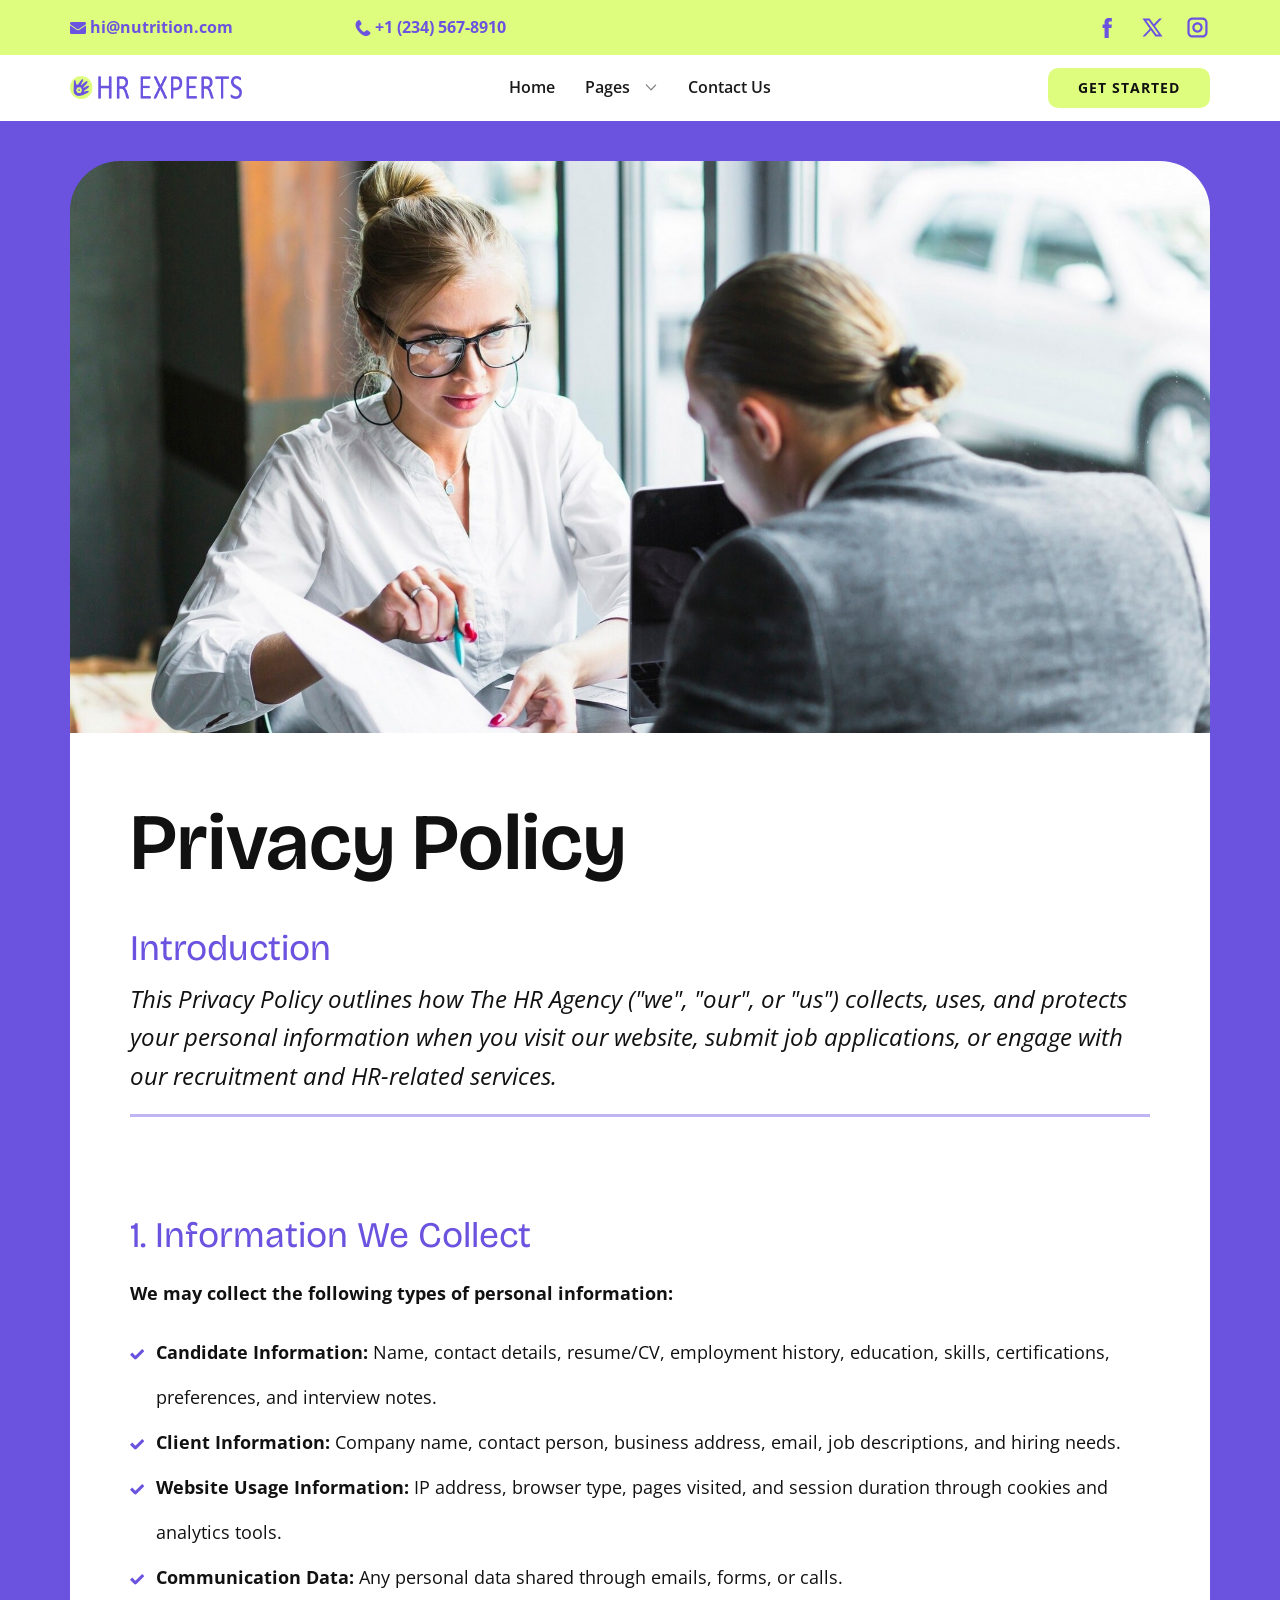
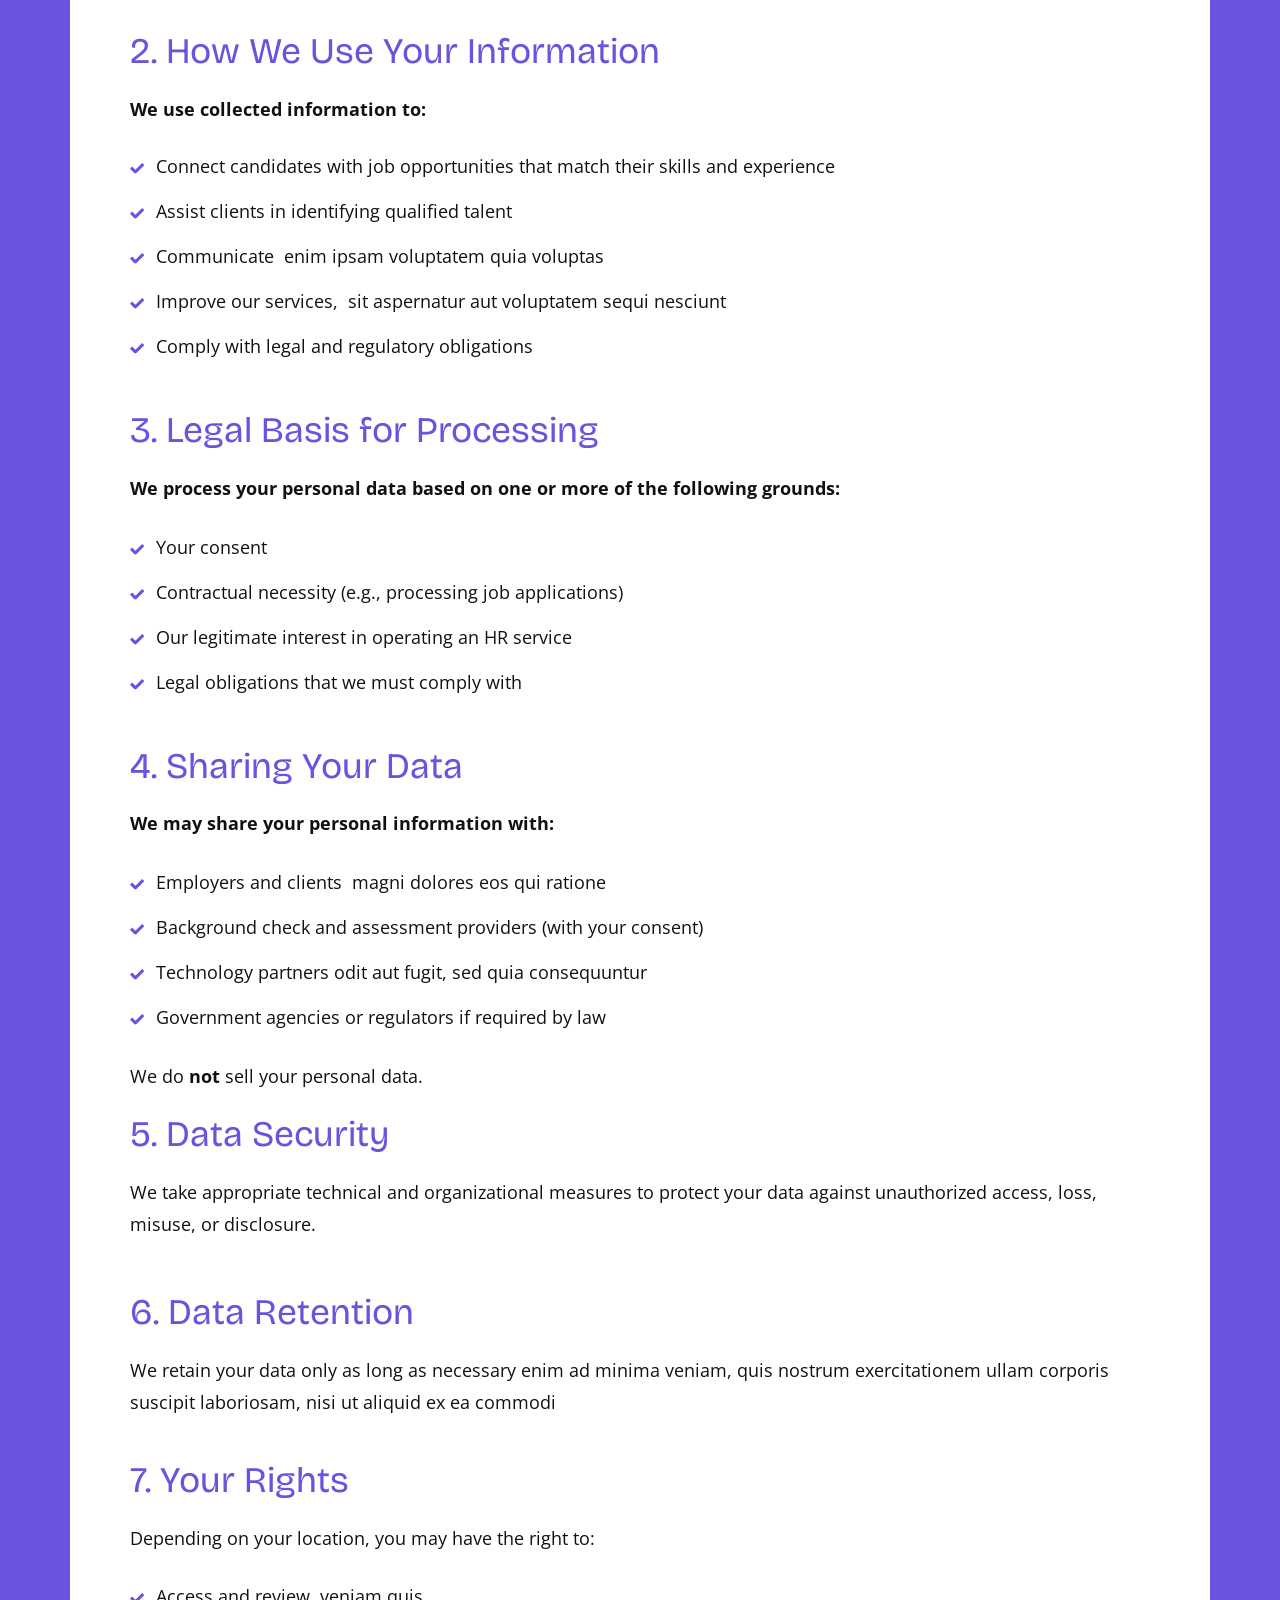
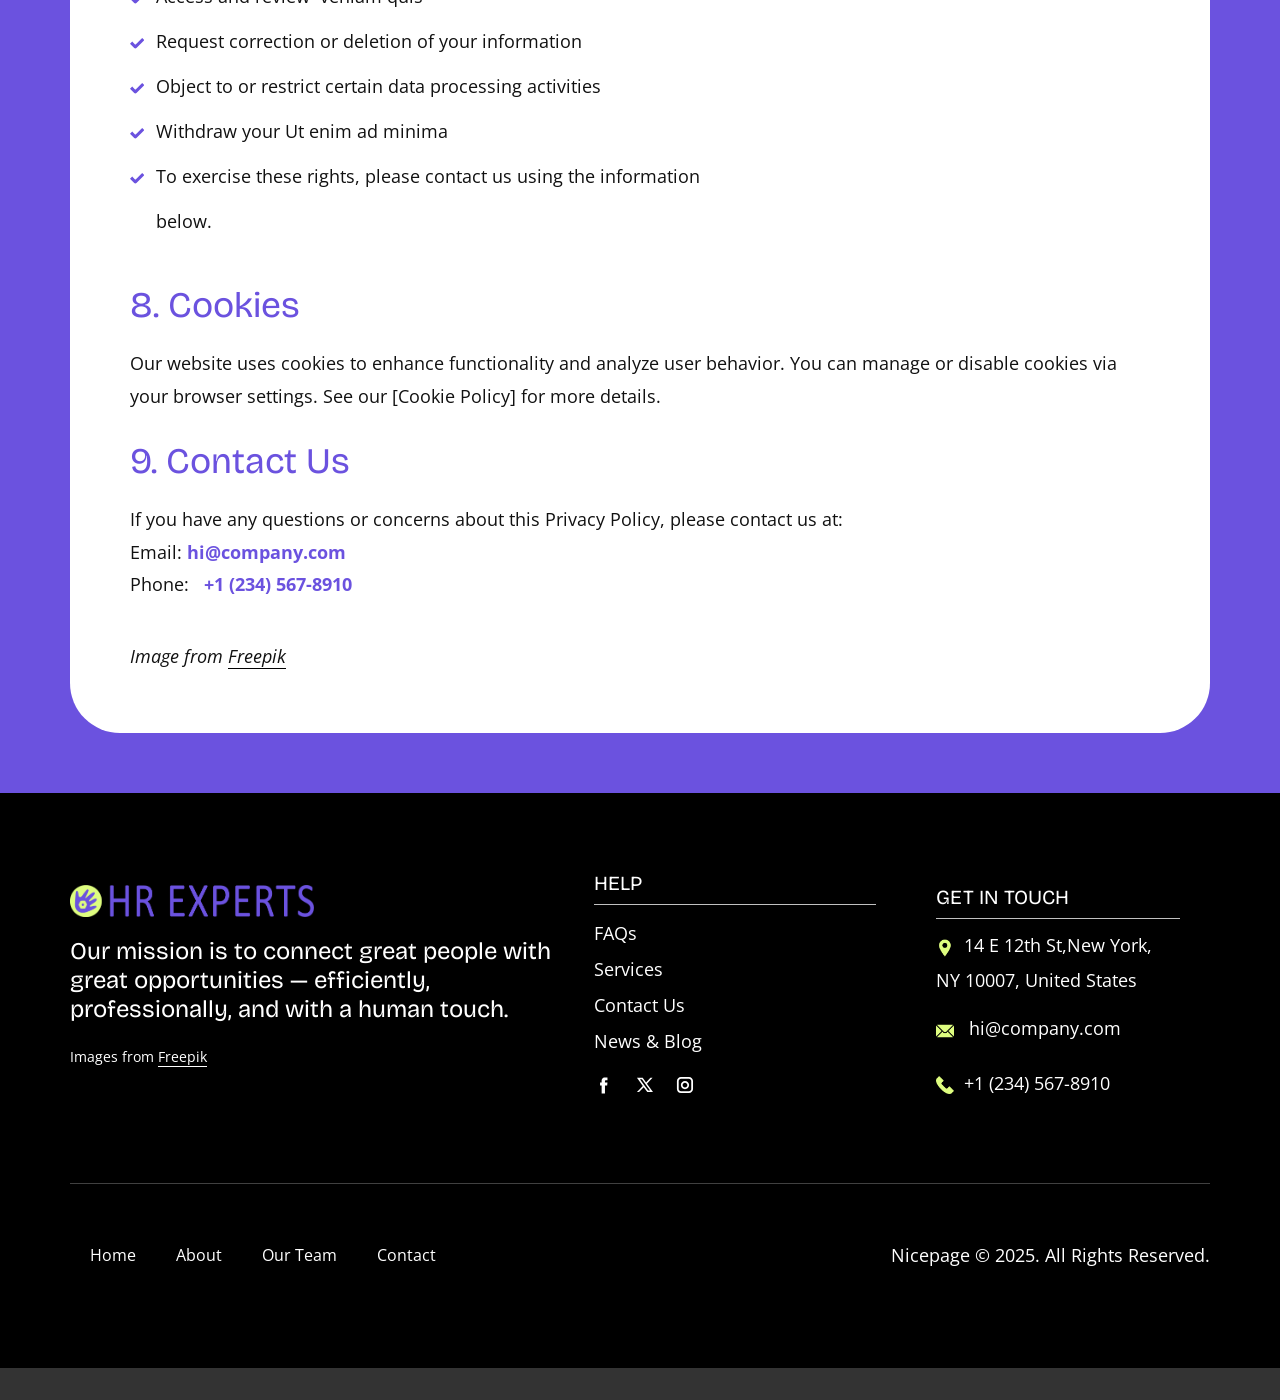
<file: Page-4.html>
<!DOCTYPE html>
<html style="font-size: 16px;" lang="en"><head>
    <meta name="viewport" content="width=device-width, initial-scale=1.0">
    <meta charset="utf-8">
    <meta name="keywords" content="​Privacy Policy">
    <meta name="description" content="">
    <title>Page 4</title>
    <link rel="stylesheet" href="nicepage.css" media="screen">
<link rel="stylesheet" href="Page-4.css" media="screen">
    <script class="u-script" type="text/javascript" src="jquery.js" defer=""></script>
    <script class="u-script" type="text/javascript" src="nicepage.js" defer=""></script>
    <meta name="generator" content="Nicepage 8.4.0, nicepage.com">
    
    
    
    
    
    
    <link id="u-page-google-font" rel="stylesheet" href="https://fonts.googleapis.com/css2?display=swap&amp;family=Open+Sans:ital,wght@0,300;0,400;0,500;0,600;0,700;0,800;1,300;1,400;1,500;1,600;1,700;1,800&amp;family=Bricolage+Grotesque:wght@200;300;400;500;600;700;800">
    <script type="application/ld+json">{
		"@context": "http://schema.org",
		"@type": "Organization",
		"name": "",
		"logo": "images/hr-logo.png",
		"sameAs": [
				"https://facebook.com/name",
				"https://twitter.com/name",
				"https://instagram.com/name",
				"https://facebook.com/name",
				"https://twitter.com/name",
				"https://instagram.com/name"
		]
}</script>
    <meta name="theme-color" content="#defd7f">
    <meta name="twitter:site" content="@">
    <meta name="twitter:card" content="summary_large_image">
    <meta name="twitter:title" content="Page 4">
    <meta name="twitter:description" content="">
    <meta property="og:title" content="Page 4">
    <meta property="og:type" content="website">
  <meta data-intl-tel-input-cdn-path="intlTelInput/"></head>
  <body data-path-to-root="./" data-include-products="false" class="u-body u-clearfix u-xl-mode" data-lang="en"><header class="u-border-no-bottom u-border-no-left u-border-no-right u-border-no-top u-clearfix u-header u-section-row-container" id="header" style="background-image: none"><div class="u-section-rows">
        <div class="u-clearfix u-palette-1-base u-section-row u-section-row-1">
          <div class="u-clearfix u-sheet u-valign-middle-sm u-valign-middle-xs u-sheet-1">
            <div class="data-layout-selected u-clearfix u-expanded-width u-gutter-0 u-layout-custom-sm u-layout-custom-xs u-layout-wrap u-layout-wrap-1">
              <div class="u-gutter-0 u-layout">
                <div class="u-layout-row">
                  <div class="u-container-align-left u-container-style u-layout-cell u-shape-rectangle u-size-15-lg u-size-15-md u-size-15-xl u-size-30-sm u-size-30-xs u-layout-cell-1">
                    <div class="u-container-layout u-valign-middle u-container-layout-1">
                      <a href="mailto:hi@car.repair.com" class="u-active-none u-align-left u-border-active-palette-1-base u-border-hover-white u-btn u-button-link u-button-style u-hover-none u-none u-text-active-palette-2-dark-3 u-text-hover-palette-2-dark-3 u-text-palette-2-base u-btn-1" data-animation-name="" data-animation-duration="0" data-animation-delay="0" data-animation-direction=""><span class="u-file-icon u-icon u-text-palette-2-base u-icon-1"><img src="images/2099199-a014f34f.png" alt=""></span>&nbsp;hi@nutrition.com
                      </a>
                    </div>
                  </div>
                  <div class="u-container-align-left u-container-style u-layout-cell u-shape-rectangle u-size-17-lg u-size-17-md u-size-17-xl u-size-30-sm u-size-30-xs u-layout-cell-2">
                    <div class="u-container-layout u-valign-middle u-container-layout-2">
                      <a href="tel:+12345678910" class="u-active-none u-align-left u-border-active-palette-1-base u-border-hover-white u-btn u-button-link u-button-style u-hover-none u-none u-text-active-palette-2-dark-3 u-text-hover-palette-2-dark-3 u-text-palette-2-base u-btn-2" data-animation-name="" data-animation-duration="0" data-animation-delay="0" data-animation-direction=""><span class="u-file-icon u-icon u-text-palette-2-base"><img src="images/1257-2ae193ba.png" alt=""></span>&nbsp;​+1 (234) 567-8910
                      </a>
                    </div>
                  </div>
                  <div class="u-container-style u-hidden-sm u-hidden-xs u-layout-cell u-shape-rectangle u-size-16-md u-size-18-lg u-size-18-xl u-size-30-sm u-size-30-xs u-layout-cell-3">
                    <div class="u-container-layout u-container-layout-3"></div>
                  </div>
                  <div class="u-container-align-left-sm u-container-align-left-xs u-container-align-right-lg u-container-align-right-md u-container-align-right-xl u-container-style u-layout-cell u-size-10-lg u-size-10-xl u-size-12-md u-size-30-sm u-size-30-xs u-layout-cell-4">
                    <div class="u-container-layout u-valign-middle u-container-layout-4">
                      <div class="u-social-icons u-social-icons-1">
                        <a class="u-social-url" title="facebook" target="_blank" href="https://facebook.com/name"><span class="u-icon u-social-facebook u-social-icon u-text-palette-2-base u-icon-3"><svg class="u-svg-link" preserveAspectRatio="xMidYMin slice" viewBox="0 0 112 112" style=""><use xlink:href="#svg-e935"></use></svg><svg class="u-svg-content" viewBox="0 0 112 112" x="0" y="0" id="svg-e935"><path fill="currentColor" d="M75.5,28.8H65.4c-1.5,0-4,0.9-4,4.3v9.4h13.9l-1.5,15.8H61.4v45.1H42.8V58.3h-8.8V42.4h8.8V32.2
c0-7.4,3.4-18.8,18.8-18.8h13.8v15.4H75.5z"></path></svg></span>
                        </a>
                        <a class="u-social-url" title="twitter" target="_blank" href="https://twitter.com/name"><span class="u-icon u-social-icon u-social-twitter u-text-palette-2-base u-icon-4"><svg class="u-svg-link" preserveAspectRatio="xMidYMin slice" viewBox="0 0 112.2 112.2" style=""><use xlink:href="#svg-b4b3"></use></svg><svg class="u-svg-content" viewBox="0 0 112.2 112.2" x="0px" y="0px" id="svg-b4b3"><path d="M67.1,49.1L98.6,16h-12L62,42L43.2,16H11l32.8,45.2L11,96h11.6l26.3-27.7L69.1,96H101L67.1,49.1z M55,61.9l-5.1-7L27.5,24.4
	h11.4l17.3,23.8l5.1,7.1l23.4,32.2H73.8L55,61.9z"></path></svg></span>
                        </a>
                        <a class="u-social-url" title="instagram" target="_blank" href="https://instagram.com/name"><span class="u-icon u-social-icon u-social-instagram u-text-palette-2-base u-icon-5"><svg class="u-svg-link" preserveAspectRatio="xMidYMin slice" viewBox="0 0 112 112" style=""><use xlink:href="#svg-f50c"></use></svg><svg class="u-svg-content" viewBox="0 0 112 112" x="0" y="0" id="svg-f50c"><path fill="currentColor" d="M55.9,32.9c-12.8,0-23.2,10.4-23.2,23.2s10.4,23.2,23.2,23.2s23.2-10.4,23.2-23.2S68.7,32.9,55.9,32.9z
	 M55.9,69.4c-7.4,0-13.3-6-13.3-13.3c-0.1-7.4,6-13.3,13.3-13.3s13.3,6,13.3,13.3C69.3,63.5,63.3,69.4,55.9,69.4z"></path><path fill="currentColor" d="M78.2,11H33.5C21,11,10.8,21.3,10.8,33.7v44.7c0,12.6,10.2,22.8,22.7,22.8h44.7c12.6,0,22.7-10.2,22.7-22.7
	V33.7C100.8,21.1,90.6,11,78.2,11z M91,78.4c0,7.1-5.8,12.8-12.8,12.8H33.5c-7.1,0-12.8-5.8-12.8-12.8V33.7
	c0-7.1,5.8-12.8,12.8-12.8h44.7c7.1,0,12.8,5.8,12.8,12.8V78.4z"></path></svg></span>
                        </a>
                      </div>
                    </div>
                  </div>
                </div>
              </div>
            </div>
          </div>
          
          
          
          
          
        </div>
        <div class="u-clearfix u-section-row" data-animation-name="" data-animation-duration="0" data-animation-delay="0" data-animation-direction="">
          <div class="u-clearfix u-sheet u-valign-middle-lg u-valign-middle-md u-valign-middle-sm u-valign-middle-xs u-sheet-2">
            <a href="#" class="u-enable-responsive u-image u-logo u-image-1" data-image-width="1138" data-image-height="149">
              <img src="images/hr-logo.png" class="u-logo-image u-logo-image-1">
            </a>
            <nav class="u-dropdown-icon u-menu u-menu-dropdown u-offcanvas u-menu-1" data-responsive-from="MD" role="navigation">
              <div class="menu-collapse" style="font-size: 1rem; letter-spacing: 0px; font-weight: 600;">
                <a class="u-button-style u-custom-active-border-color u-custom-border u-custom-border-color u-custom-borders u-custom-hover-border-color u-custom-left-right-menu-spacing u-custom-padding-bottom u-custom-text-active-color u-custom-text-color u-custom-text-hover-color u-custom-top-bottom-menu-spacing u-hamburger-link u-nav-link u-text-active-palette-1-dark-3 u-text-hover-palette-1-dark-3 u-text-palette-2-base" href="#" tabindex="-1" aria-label="Open menu" aria-controls="f711">
                  <svg class="u-svg-link" viewBox="0 0 24 24"><use xlink:href="#menu-hamburger"></use></svg>
                  <svg class="u-svg-content" version="1.1" id="menu-hamburger" viewBox="0 0 16 16" x="0px" y="0px" xmlns:xlink="http://www.w3.org/1999/xlink" xmlns="http://www.w3.org/2000/svg"><g><rect y="1" width="16" height="2"></rect><rect y="7" width="16" height="2"></rect><rect y="13" width="16" height="2"></rect>
</g></svg>
                </a>
              </div>
              <div class="u-custom-menu u-nav-container">
                <ul class="u-nav u-spacing-30 u-unstyled u-nav-1" role="menubar"><li role="none" class="u-nav-item"><a role="menuitem" class="u-border-2 u-border-active-palette-2-base u-border-hover-palette-2-base u-border-no-left u-border-no-right u-border-no-top u-button-style u-nav-link u-text-active-palette-2-base u-text-grey-90 u-text-hover-grey-90 u-nav-link-2" href="./">Home</a>
</li><li role="none" class="u-nav-item"><a tabindex="-1" role="menuitem" class="u-border-2 u-border-active-palette-2-base u-border-hover-palette-2-base u-border-no-left u-border-no-right u-border-no-top u-button-style u-nav-link u-text-active-palette-2-base u-text-grey-90 u-text-hover-grey-90 u-nav-link-2" aria-haspopup="true" aria-current="page">Pages</a><div class="u-nav-popup"><ul role="menu" class="u-h-spacing-22 u-nav u-unstyled u-v-spacing-12" aria-label="Pages menu"><li role="none" class="u-nav-item"><a role="menuitem" class="u-active-palette-1-light-3 u-button-style u-hover-palette-1-light-3 u-nav-link u-text-active-palette-2-base u-text-black u-text-hover-palette-2-base u-white" href="About.html">About Us</a>
</li><li role="none" class="u-nav-item"><a role="menuitem" class="u-active-palette-1-light-3 u-button-style u-hover-palette-1-light-3 u-nav-link u-text-active-palette-2-base u-text-black u-text-hover-palette-2-base u-white" href="Services.html">Our Services</a>
</li><li role="none" class="u-nav-item"><a role="menuitem" class="u-active-palette-1-light-3 u-button-style u-hover-palette-1-light-3 u-nav-link u-text-active-palette-2-base u-text-black u-text-hover-palette-2-base u-white" href="FAQ-Page.html">FAQ</a>
</li><li role="none" class="u-nav-item"><a role="menuitem" class="u-active-palette-1-light-3 u-button-style u-hover-palette-1-light-3 u-nav-link u-text-active-palette-2-base u-text-black u-text-hover-palette-2-base u-white" href="Blog.html">Blog Page</a>
</li><li role="none" class="u-nav-item"><a role="menuitem" class="u-active-palette-1-light-3 u-button-style u-hover-palette-1-light-3 u-nav-link u-text-active-palette-2-base u-text-black u-text-hover-palette-2-base u-white" href="Team.html">Our Team</a>
</li></ul>
</div>
</li><li role="none" class="u-nav-item"><a role="menuitem" class="u-border-2 u-border-active-palette-2-base u-border-hover-palette-2-base u-border-no-left u-border-no-right u-border-no-top u-button-style u-nav-link u-text-active-palette-2-base u-text-grey-90 u-text-hover-grey-90 u-nav-link-2" href="Contact.html">Contact Us</a>
</li></ul>
              </div>
              <div class="u-custom-menu u-nav-container-collapse" id="f711" role="region" aria-label="Menu panel">
                <div class="u-black u-container-style u-inner-container-layout u-opacity u-opacity-95 u-sidenav">
                  <div class="u-inner-container-layout u-sidenav-overflow">
                    <div class="u-menu-close" tabindex="-1" aria-label="Close menu"></div>
                    <ul class="u-align-center u-nav u-popupmenu-items u-unstyled u-nav-3" role="menubar"><li role="none" class="u-nav-item"><a role="menuitem" class="u-button-style u-nav-link" href="./">Home</a>
</li><li role="none" class="u-nav-item"><a tabindex="-1" role="menuitem" class="u-button-style u-nav-link" aria-haspopup="true" aria-current="page">Pages</a><div class="u-nav-popup"><ul role="menu" class="u-h-spacing-22 u-nav u-unstyled u-v-spacing-12" aria-label="Pages menu"><li role="none" class="u-nav-item"><a role="menuitem" class="u-button-style u-nav-link" href="About.html">About Us</a>
</li><li role="none" class="u-nav-item"><a role="menuitem" class="u-button-style u-nav-link" href="Services.html">Our Services</a>
</li><li role="none" class="u-nav-item"><a role="menuitem" class="u-button-style u-nav-link" href="FAQ-Page.html">FAQ</a>
</li><li role="none" class="u-nav-item"><a role="menuitem" class="u-button-style u-nav-link" href="Blog.html">Blog Page</a>
</li><li role="none" class="u-nav-item"><a role="menuitem" class="u-button-style u-nav-link" href="Team.html">Our Team</a>
</li></ul>
</div>
</li><li role="none" class="u-nav-item"><a role="menuitem" class="u-button-style u-nav-link" href="Contact.html">Contact Us</a>
</li></ul>
                  </div>
                </div>
                <div class="u-black u-menu-overlay u-opacity u-opacity-70"></div>
              </div>
              <style class="menu-style">@media (max-width: 939px) {
                    [data-responsive-from="MD"] .u-nav-container {
                        display: none;
                    }
                    [data-responsive-from="MD"] .menu-collapse {
                        display: block;
                    }
                }</style>
            </nav>
            <a href="" class="u-align-left-xs u-btn u-btn-round u-button-style u-hover-palette-1-light-1 u-palette-1-base u-radius u-btn-3" data-animation-name="" data-animation-duration="0" data-animation-delay="0" data-animation-direction="">Get Started </a>
          </div>
          
          
          
          
          
        </div>
      </div></header>
    <section class="u-clearfix u-palette-2-base u-section-1" id="block-1">
      <div class="u-clearfix u-sheet u-sheet-1">
        <img class="u-expanded-width u-image u-image-round u-radius u-image-1" src="images/two-businesspeople-doing-paperwo.jpg" alt="" data-image-width="2000" data-image-height="1333">
      </div>
    </section>
    <section class="u-clearfix u-container-align-left u-palette-2-base u-section-2" id="block-2">
      <div class="u-clearfix u-sheet u-valign-bottom-lg u-valign-bottom-md u-valign-bottom-sm u-valign-bottom-xs u-sheet-1">
        <div class="u-align-center u-container-align-left u-container-style u-expanded-width u-group u-shape-rectangle u-white u-group-1">
          <div class="u-container-layout u-valign-middle u-container-layout-1">
            <h1 class="u-align-left u-text u-text-default u-text-1"> Privacy Policy</h1>
            <h3 class="u-align-left u-text u-text-default u-text-palette-2-base u-text-2"> Introduction</h3>
            <p class="u-align-left u-large-text u-text u-text-variant u-text-3"> This Privacy Policy outlines how The HR Agency ("we", "our", or "us") collects, uses, and protects your personal information when you visit our website, submit job applications, or engage with our recruitment and HR-related services.</p>
            <div class="u-align-left u-border-3 u-border-palette-2-light-2 u-expanded-width u-line u-line-horizontal u-line-1"></div>
          </div>
        </div>
      </div>
    </section>
    <section class="u-clearfix u-container-align-left u-palette-2-base u-section-3" id="block-3">
      <div class="u-clearfix u-sheet u-valign-middle-lg u-valign-middle-md u-valign-middle-xl u-valign-middle-xs u-sheet-1">
        <div class="u-align-center u-container-align-center u-container-align-left u-container-style u-expanded-width u-group u-shape-rectangle u-white u-group-1">
          <div class="u-container-layout u-valign-bottom u-container-layout-1">
            <h3 class="u-align-left u-text u-text-default u-text-palette-2-base u-text-1"> 1. Information We Collect</h3>
            <p class="u-align-left u-text u-text-default u-text-2"> We may collect the following types of personal information:</p>
            <ul class="u-align-left u-custom-list u-file-icon u-text u-text-3">
              <li style="padding-left: 6px;">
                <div class="u-list-icon u-text-palette-2-base">
                  <svg class="u-svg-content" viewBox="0 0 512 512" id="svg-04d6"><path d="m433.1 67.1-231.8 231.9c-6.2 6.2-16.4 6.2-22.6 0l-99.8-99.8-78.9 78.8 150.5 150.5c10.5 10.5 24.6 16.3 39.4 16.3 14.8 0 29-5.9 39.4-16.3l282.7-282.5z" fill="currentColor"></path></svg>
                </div><span style="font-weight: 700;"> Candidate Information: </span>Name, contact details, resume/CV, employment history, education, skills, certifications, preferences, and interview notes.
              </li>
              <li style="padding-left: 6px;">
                <div class="u-list-icon u-text-palette-2-base">
                  <svg class="u-svg-content" viewBox="0 0 512 512" id="svg-04d6"><path d="m433.1 67.1-231.8 231.9c-6.2 6.2-16.4 6.2-22.6 0l-99.8-99.8-78.9 78.8 150.5 150.5c10.5 10.5 24.6 16.3 39.4 16.3 14.8 0 29-5.9 39.4-16.3l282.7-282.5z" fill="currentColor"></path></svg>
                </div><span style="font-weight: 700;">Client Information: </span>Company name, contact person, business address, email, job descriptions, and hiring needs.
              </li>
              <li style="padding-left: 6px;">
                <div class="u-list-icon u-text-palette-2-base">
                  <svg class="u-svg-content" viewBox="0 0 512 512" id="svg-04d6"><path d="m433.1 67.1-231.8 231.9c-6.2 6.2-16.4 6.2-22.6 0l-99.8-99.8-78.9 78.8 150.5 150.5c10.5 10.5 24.6 16.3 39.4 16.3 14.8 0 29-5.9 39.4-16.3l282.7-282.5z" fill="currentColor"></path></svg>
                </div><span style="font-weight: 700;">Website Usage Information:</span> IP address, browser type, pages visited, and session duration through cookies and analytics tools.
              </li>
              <li style="padding-left: 6px;">
                <div class="u-list-icon u-text-palette-2-base">
                  <svg class="u-svg-content" viewBox="0 0 512 512" id="svg-04d6"><path d="m433.1 67.1-231.8 231.9c-6.2 6.2-16.4 6.2-22.6 0l-99.8-99.8-78.9 78.8 150.5 150.5c10.5 10.5 24.6 16.3 39.4 16.3 14.8 0 29-5.9 39.4-16.3l282.7-282.5z" fill="currentColor"></path></svg>
                </div><span style="font-weight: 700;">Communication Data:</span> Any personal data shared through emails, forms, or calls.
              </li>
            </ul>
            <h3 class="u-align-left u-text u-text-default u-text-palette-2-base u-text-4"> 2. How We Use Your Information</h3>
            <p class="u-align-left u-text u-text-default u-text-5"> We use collected information to:</p>
            <ul class="u-align-left u-custom-list u-file-icon u-text u-text-6" data-animation-name="" data-animation-duration="0" data-animation-delay="0" data-animation-direction="">
              <li style="padding-left: 6px;">
                <div class="u-list-icon u-text-palette-2-base">
                  <svg class="u-svg-content" viewBox="0 0 512 512" id="svg-8835"><path d="m433.1 67.1-231.8 231.9c-6.2 6.2-16.4 6.2-22.6 0l-99.8-99.8-78.9 78.8 150.5 150.5c10.5 10.5 24.6 16.3 39.4 16.3 14.8 0 29-5.9 39.4-16.3l282.7-282.5z" fill="currentColor"></path></svg>
                </div> Connect candidates with job opportunities that match their skills and experience
              </li>
              <li style="padding-left: 6px;">
                <div class="u-list-icon u-text-palette-2-base">
                  <svg class="u-svg-content" viewBox="0 0 512 512" id="svg-8835"><path d="m433.1 67.1-231.8 231.9c-6.2 6.2-16.4 6.2-22.6 0l-99.8-99.8-78.9 78.8 150.5 150.5c10.5 10.5 24.6 16.3 39.4 16.3 14.8 0 29-5.9 39.4-16.3l282.7-282.5z" fill="currentColor"></path></svg>
                </div>Assist clients in identifying qualified talent
              </li>
              <li style="padding-left: 6px;">
                <div class="u-list-icon u-text-palette-2-base">
                  <svg class="u-svg-content" viewBox="0 0 512 512" id="svg-8835"><path d="m433.1 67.1-231.8 231.9c-6.2 6.2-16.4 6.2-22.6 0l-99.8-99.8-78.9 78.8 150.5 150.5c10.5 10.5 24.6 16.3 39.4 16.3 14.8 0 29-5.9 39.4-16.3l282.7-282.5z" fill="currentColor"></path></svg>
                </div>Communicate ​ enim ipsam voluptatem quia voluptas
              </li>
              <li style="padding-left: 6px;">
                <div class="u-list-icon u-text-palette-2-base">
                  <svg class="u-svg-content" viewBox="0 0 512 512" id="svg-8835"><path d="m433.1 67.1-231.8 231.9c-6.2 6.2-16.4 6.2-22.6 0l-99.8-99.8-78.9 78.8 150.5 150.5c10.5 10.5 24.6 16.3 39.4 16.3 14.8 0 29-5.9 39.4-16.3l282.7-282.5z" fill="currentColor"></path></svg>
                </div>Improve our services, &nbsp;sit aspernatur aut  voluptatem sequi nesciunt
              </li>
              <li style="padding-left: 6px;">
                <div class="u-list-icon u-text-palette-2-base">
                  <svg class="u-svg-content" viewBox="0 0 512 512" id="svg-8835"><path d="m433.1 67.1-231.8 231.9c-6.2 6.2-16.4 6.2-22.6 0l-99.8-99.8-78.9 78.8 150.5 150.5c10.5 10.5 24.6 16.3 39.4 16.3 14.8 0 29-5.9 39.4-16.3l282.7-282.5z" fill="currentColor"></path></svg>
                </div>Comply with legal and regulatory obligations
              </li>
            </ul>
            <h3 class="u-align-left u-text u-text-default u-text-palette-2-base u-text-7"> 3. Legal Basis for Processing</h3>
            <p class="u-align-left u-text u-text-8"> We process your personal data based on one or more of the following grounds:<br>
            </p>
            <ul class="u-align-left u-custom-list u-file-icon u-text u-text-9">
              <li style="padding-left: 6px;">
                <div class="u-list-icon u-text-palette-2-base">
                  <svg class="u-svg-content" viewBox="0 0 512 512" id="svg-719d"><path d="m433.1 67.1-231.8 231.9c-6.2 6.2-16.4 6.2-22.6 0l-99.8-99.8-78.9 78.8 150.5 150.5c10.5 10.5 24.6 16.3 39.4 16.3 14.8 0 29-5.9 39.4-16.3l282.7-282.5z" fill="currentColor"></path></svg>
                </div> Your consent
              </li>
              <li style="padding-left: 6px;">
                <div class="u-list-icon u-text-palette-2-base">
                  <svg class="u-svg-content" viewBox="0 0 512 512" id="svg-719d"><path d="m433.1 67.1-231.8 231.9c-6.2 6.2-16.4 6.2-22.6 0l-99.8-99.8-78.9 78.8 150.5 150.5c10.5 10.5 24.6 16.3 39.4 16.3 14.8 0 29-5.9 39.4-16.3l282.7-282.5z" fill="currentColor"></path></svg>
                </div>Contractual necessity (e.g., processing job applications)
              </li>
              <li style="padding-left: 6px;">
                <div class="u-list-icon u-text-palette-2-base">
                  <svg class="u-svg-content" viewBox="0 0 512 512" id="svg-719d"><path d="m433.1 67.1-231.8 231.9c-6.2 6.2-16.4 6.2-22.6 0l-99.8-99.8-78.9 78.8 150.5 150.5c10.5 10.5 24.6 16.3 39.4 16.3 14.8 0 29-5.9 39.4-16.3l282.7-282.5z" fill="currentColor"></path></svg>
                </div>Our legitimate interest in operating an HR service
              </li>
              <li style="padding-left: 6px;">
                <div class="u-list-icon u-text-palette-2-base">
                  <svg class="u-svg-content" viewBox="0 0 512 512" id="svg-719d"><path d="m433.1 67.1-231.8 231.9c-6.2 6.2-16.4 6.2-22.6 0l-99.8-99.8-78.9 78.8 150.5 150.5c10.5 10.5 24.6 16.3 39.4 16.3 14.8 0 29-5.9 39.4-16.3l282.7-282.5z" fill="currentColor"></path></svg>
                </div>
              </li>
              <li style="padding-left: 6px;">Legal obligations that we must comply with</li>
            </ul>
            <h3 class="u-align-left u-text u-text-default u-text-palette-2-base u-text-10"> 4. Sharing Your Data</h3>
            <p class="u-align-left u-text u-text-default u-text-11"> We may share your personal information with:</p>
            <ul class="u-align-left u-custom-list u-file-icon u-text u-text-12" data-animation-name="" data-animation-duration="0" data-animation-delay="0" data-animation-direction="">
              <li style="padding-left: 6px;">
                <div class="u-list-icon u-text-palette-2-base">
                  <svg class="u-svg-content" viewBox="0 0 512 512" id="svg-468e"><path d="m433.1 67.1-231.8 231.9c-6.2 6.2-16.4 6.2-22.6 0l-99.8-99.8-78.9 78.8 150.5 150.5c10.5 10.5 24.6 16.3 39.4 16.3 14.8 0 29-5.9 39.4-16.3l282.7-282.5z" fill="currentColor"></path></svg>
                </div> Employers and clients ​ magni dolores eos qui ratione
              </li>
              <li style="padding-left: 6px;">
                <div class="u-list-icon u-text-palette-2-base">
                  <svg class="u-svg-content" viewBox="0 0 512 512" id="svg-468e"><path d="m433.1 67.1-231.8 231.9c-6.2 6.2-16.4 6.2-22.6 0l-99.8-99.8-78.9 78.8 150.5 150.5c10.5 10.5 24.6 16.3 39.4 16.3 14.8 0 29-5.9 39.4-16.3l282.7-282.5z" fill="currentColor"></path></svg>
                </div>Background check and assessment providers (with your consent)
              </li>
              <li style="padding-left: 6px;">
                <div class="u-list-icon u-text-palette-2-base">
                  <svg class="u-svg-content" viewBox="0 0 512 512" id="svg-468e"><path d="m433.1 67.1-231.8 231.9c-6.2 6.2-16.4 6.2-22.6 0l-99.8-99.8-78.9 78.8 150.5 150.5c10.5 10.5 24.6 16.3 39.4 16.3 14.8 0 29-5.9 39.4-16.3l282.7-282.5z" fill="currentColor"></path></svg>
                </div>Technology partners ​odit aut fugit, sed quia consequuntur
              </li>
              <li style="padding-left: 6px;">
                <div class="u-list-icon u-text-palette-2-base">
                  <svg class="u-svg-content" viewBox="0 0 512 512" id="svg-468e"><path d="m433.1 67.1-231.8 231.9c-6.2 6.2-16.4 6.2-22.6 0l-99.8-99.8-78.9 78.8 150.5 150.5c10.5 10.5 24.6 16.3 39.4 16.3 14.8 0 29-5.9 39.4-16.3l282.7-282.5z" fill="currentColor"></path></svg>
                </div>Government agencies or regulators if required by law
              </li>
            </ul>
            <p class="u-align-left u-text u-text-13"> We do <span style="font-weight: 700;">not</span> sell your personal data.
            </p>
            <h3 class="u-align-left u-text u-text-default u-text-palette-2-base u-text-14"> 5. Data Security</h3>
            <p class="u-align-left u-text u-text-default u-text-15"> We take appropriate technical and organizational measures to protect your data against unauthorized access, loss, misuse, or disclosure.</p>
          </div>
        </div>
      </div>
    </section>
    <section class="u-clearfix u-container-align-left u-palette-2-base u-section-4" id="block-4">
      <div class="u-clearfix u-sheet u-valign-top u-sheet-1">
        <div class="u-align-center u-container-align-center u-container-align-left u-container-style u-expanded-width u-group u-radius u-shape-round u-white u-group-1">
          <div class="u-container-layout u-valign-top u-container-layout-1">
            <h3 class="u-align-left u-text u-text-default u-text-palette-2-base u-text-1"> 6. Data Retention</h3>
            <p class="u-align-left u-text u-text-default u-text-2"> We retain your data only as long as necessary​ enim ad minima veniam, quis nostrum exercitationem ullam corporis suscipit laboriosam, nisi ut aliquid ex ea commodi</p>
            <h3 class="u-align-left u-text u-text-default u-text-palette-2-base u-text-3"> 7. Your Rights</h3>
            <p class="u-align-left u-text u-text-default u-text-4"> Depending on your location, you may have the right to:</p>
            <ul class="u-align-left u-custom-list u-text u-text-5" data-animation-name="" data-animation-duration="0" data-animation-delay="0" data-animation-direction="">
              <li style="padding-left: 6px;">
                <div class="u-list-icon u-text-palette-2-base">
                  <svg class="u-svg-content" viewBox="0 0 512 512" id="svg-f1d1"><path d="m433.1 67.1-231.8 231.9c-6.2 6.2-16.4 6.2-22.6 0l-99.8-99.8-78.9 78.8 150.5 150.5c10.5 10.5 24.6 16.3 39.4 16.3 14.8 0 29-5.9 39.4-16.3l282.7-282.5z" fill="currentColor"></path></svg>
                </div> Access and review ​ veniam quis&nbsp;
              </li>
              <li style="padding-left: 6px;">
                <div class="u-list-icon u-text-palette-2-base">
                  <svg class="u-svg-content" viewBox="0 0 512 512" id="svg-f1d1"><path d="m433.1 67.1-231.8 231.9c-6.2 6.2-16.4 6.2-22.6 0l-99.8-99.8-78.9 78.8 150.5 150.5c10.5 10.5 24.6 16.3 39.4 16.3 14.8 0 29-5.9 39.4-16.3l282.7-282.5z" fill="currentColor"></path></svg>
                </div>Request correction or deletion of your information
              </li>
              <li style="padding-left: 6px;">
                <div class="u-list-icon u-text-palette-2-base">
                  <svg class="u-svg-content" viewBox="0 0 512 512" id="svg-f1d1"><path d="m433.1 67.1-231.8 231.9c-6.2 6.2-16.4 6.2-22.6 0l-99.8-99.8-78.9 78.8 150.5 150.5c10.5 10.5 24.6 16.3 39.4 16.3 14.8 0 29-5.9 39.4-16.3l282.7-282.5z" fill="currentColor"></path></svg>
                </div>Object to or restrict certain data processing activities
              </li>
              <li style="padding-left: 6px;">
                <div class="u-list-icon u-text-palette-2-base">
                  <svg class="u-svg-content" viewBox="0 0 512 512" id="svg-f1d1"><path d="m433.1 67.1-231.8 231.9c-6.2 6.2-16.4 6.2-22.6 0l-99.8-99.8-78.9 78.8 150.5 150.5c10.5 10.5 24.6 16.3 39.4 16.3 14.8 0 29-5.9 39.4-16.3l282.7-282.5z" fill="currentColor"></path></svg>
                </div>Withdraw your ​Ut enim ad minima
              </li>
              <li style="padding-left: 6px;">
                <div class="u-list-icon u-text-palette-2-base">
                  <svg class="u-svg-content" viewBox="0 0 512 512" id="svg-f1d1"><path d="m433.1 67.1-231.8 231.9c-6.2 6.2-16.4 6.2-22.6 0l-99.8-99.8-78.9 78.8 150.5 150.5c10.5 10.5 24.6 16.3 39.4 16.3 14.8 0 29-5.9 39.4-16.3l282.7-282.5z" fill="currentColor"></path></svg>
                </div>To exercise these rights, please contact us using the information below.
              </li>
            </ul>
            <h3 class="u-align-left u-text u-text-default u-text-palette-2-base u-text-6" data-animation-name="" data-animation-duration="0" data-animation-delay="0" data-animation-direction=""> 8. Cookies</h3>
            <p class="u-align-left u-text u-text-default u-text-7"> Our website uses cookies to enhance functionality and analyze user behavior. You can manage or disable cookies via your browser settings. See our [Cookie Policy] for more details.</p>
            <h3 class="u-align-left u-text u-text-default u-text-palette-2-base u-text-8" data-animation-name="" data-animation-duration="0" data-animation-delay="0" data-animation-direction="">9. Contact Us</h3>
            <p class="u-align-left u-text u-text-default u-text-9"> If you have any questions or concerns about this Privacy Policy, please contact us at:<br>Email: <a href="mailto:hi@email.com" class="u-active-none u-border-2 u-border-active-palette-2-base u-border-hover-palette-2-base u-border-no-left u-border-no-right u-border-no-top u-btn u-button-link u-button-style u-hover-none u-none u-text-active-palette-2-base u-text-hover-palette-2-base u-text-palette-2-base u-btn-1">hi@company.com</a>
              <br> Phone: ​&nbsp; <a href="tel:+12345678910" class="u-active-none u-border-2 u-border-active-palette-2-base u-border-hover-palette-2-base u-border-no-left u-border-no-right u-border-no-top u-btn u-button-link u-button-style u-hover-none u-none u-text-active-palette-2-base u-text-hover-palette-2-base u-text-palette-2-base u-btn-2" data-animation-name="" data-animation-duration="0" data-animation-delay="0" data-animation-direction="">+1 (234) 567-8910</a>
            </p>
            <p class="u-align-left u-text u-text-default u-text-10">Image from <a href="https://www.freepik.com" class="u-active-none u-border-1 u-border-active-palette-3-base u-border-black u-border-hover-palette-3-base u-border-no-left u-border-no-right u-border-no-top u-btn u-button-link u-button-style u-hover-none u-none u-text-body-color u-btn-3" target="_blank">Freepik</a>
            </p>
          </div>
        </div>
      </div>
    </section>
    
    
    
    <footer class="u-align-center-sm u-align-center-xs u-black u-clearfix u-container-align-center u-footer" id="footer"><div class="u-clearfix u-sheet u-valign-middle u-sheet-1">
        <div class="data-layout-selected u-clearfix u-expanded-width u-layout-wrap u-layout-wrap-1">
          <div class="u-gutter-0 u-layout">
            <div class="u-layout-row">
              <div class="u-container-align-left u-container-style u-layout-cell u-shape-rectangle u-size-26-lg u-size-26-xl u-size-26-xxl u-size-40-md u-size-40-sm u-size-40-xs u-layout-cell-1">
                <div class="u-container-layout u-valign-top u-container-layout-1">
                  <a href="" class="u-image u-logo u-image-1" data-image-width="1138" data-image-height="149">
                    <img src="images/hr-logo.png" class="u-logo-image u-logo-image-1">
                  </a>
                  <h4 class="u-align-left u-text u-text-default u-text-1"> Our mission is to connect great people with great opportunities — efficiently, professionally, and with a human touch.</h4>
                  <p class="u-align-left u-text u-text-2">Images from <a href="https://www.freepik.com/" class="u-active-none u-border-1 u-border-active-palette-1-base u-border-hover-palette-1-base u-border-no-left u-border-no-right u-border-no-top u-border-white u-btn u-button-link u-button-style u-hover-none u-none u-text-body-alt-color u-btn-1" target="_blank" data-animation-name="" data-animation-duration="0" data-animation-delay="0" data-animation-direction="">Freepik</a>
                  </p>
                </div>
              </div>
              <div class="u-container-style u-layout-cell u-shape-rectangle u-size-18-lg u-size-18-xl u-size-18-xxl u-size-20-md u-size-20-sm u-size-20-xs u-layout-cell-2">
                <div class="u-container-layout u-valign-top u-container-layout-2">
                  <h5 class="u-align-left u-text u-text-3"> Help</h5>
                  <div class="u-align-left u-border-1 u-border-grey-25 u-border-no-bottom u-border-no-left u-expanded-width u-line u-line-horizontal u-line-1"></div>
                  <p class="u-align-left u-text u-text-4">
                    <a href="#" class="u-active-none u-border-1 u-border-active-white u-border-hover-white u-border-no-left u-border-no-right u-border-no-top u-btn u-button-link u-button-style u-hover-none u-none u-text-active-grey-10 u-text-body-alt-color u-text-hover-grey-10 u-btn-2" title="#" data-animation-name="" data-animation-duration="0" data-animation-delay="0" data-animation-direction=""> FAQs</a>
                    <a href="#" class="u-active-none u-border-1 u-border-active-white u-border-hover-white u-border-no-left u-border-no-right u-border-no-top u-btn u-button-link u-button-style u-hover-none u-none u-text-active-grey-10 u-text-body-alt-color u-text-hover-grey-10 u-btn-3" title="#" data-animation-name="" data-animation-duration="0" data-animation-delay="0" data-animation-direction="">
                      <br>Services
                    </a>
                    <br>
                    <a href="#" class="u-active-none u-border-1 u-border-active-white u-border-hover-white u-border-no-left u-border-no-right u-border-no-top u-btn u-button-link u-button-style u-hover-none u-none u-text-active-grey-10 u-text-body-alt-color u-text-hover-grey-10 u-btn-4" title="#" data-animation-name="" data-animation-duration="0" data-animation-delay="0" data-animation-direction=""> Contact Us<br>
                    </a>
                    <a href="#" class="u-active-none u-border-1 u-border-active-white u-border-hover-white u-border-no-left u-border-no-right u-border-no-top u-btn u-button-link u-button-style u-hover-none u-none u-text-active-grey-10 u-text-body-alt-color u-text-hover-grey-10 u-btn-5" data-animation-name="" data-animation-duration="0" data-animation-delay="0" data-animation-direction=""> News &amp; Blog</a>
                    <br>
                  </p>
                  <div class="u-social-icons u-social-icons-1">
                    <a class="u-social-url" title="facebook" target="_blank" href="https://facebook.com/name"><span class="u-icon u-social-facebook u-social-icon u-text-white u-icon-1"><svg class="u-svg-link" preserveAspectRatio="xMidYMin slice" viewBox="0 0 112 112" style=""><use xlink:href="#svg-58df"></use></svg><svg class="u-svg-content" viewBox="0 0 112 112" x="0" y="0" id="svg-58df"><path fill="currentColor" d="M75.5,28.8H65.4c-1.5,0-4,0.9-4,4.3v9.4h13.9l-1.5,15.8H61.4v45.1H42.8V58.3h-8.8V42.4h8.8V32.2
c0-7.4,3.4-18.8,18.8-18.8h13.8v15.4H75.5z"></path></svg></span>
                    </a>
                    <a class="u-social-url" title="twitter" target="_blank" href="https://twitter.com/name"><span class="u-icon u-social-icon u-social-twitter u-text-white u-icon-2"><svg class="u-svg-link" preserveAspectRatio="xMidYMin slice" viewBox="0 0 112.2 112.2" style=""><use xlink:href="#svg-e10a"></use></svg><svg class="u-svg-content" viewBox="0 0 112.2 112.2" x="0px" y="0px" id="svg-e10a"><path d="M67.1,49.1L98.6,16h-12L62,42L43.2,16H11l32.8,45.2L11,96h11.6l26.3-27.7L69.1,96H101L67.1,49.1z M55,61.9l-5.1-7L27.5,24.4
	h11.4l17.3,23.8l5.1,7.1l23.4,32.2H73.8L55,61.9z"></path></svg></span>
                    </a>
                    <a class="u-social-url" title="instagram" target="_blank" href="https://instagram.com/name"><span class="u-icon u-social-icon u-social-instagram u-text-white u-icon-3"><svg class="u-svg-link" preserveAspectRatio="xMidYMin slice" viewBox="0 0 112 112" style=""><use xlink:href="#svg-3bdf"></use></svg><svg class="u-svg-content" viewBox="0 0 112 112" x="0" y="0" id="svg-3bdf"><path fill="currentColor" d="M55.9,32.9c-12.8,0-23.2,10.4-23.2,23.2s10.4,23.2,23.2,23.2s23.2-10.4,23.2-23.2S68.7,32.9,55.9,32.9z
	 M55.9,69.4c-7.4,0-13.3-6-13.3-13.3c-0.1-7.4,6-13.3,13.3-13.3s13.3,6,13.3,13.3C69.3,63.5,63.3,69.4,55.9,69.4z"></path><path fill="currentColor" d="M78.2,11H33.5C21,11,10.8,21.3,10.8,33.7v44.7c0,12.6,10.2,22.8,22.7,22.8h44.7c12.6,0,22.7-10.2,22.7-22.7
	V33.7C100.8,21.1,90.6,11,78.2,11z M91,78.4c0,7.1-5.8,12.8-12.8,12.8H33.5c-7.1,0-12.8-5.8-12.8-12.8V33.7
	c0-7.1,5.8-12.8,12.8-12.8h44.7c7.1,0,12.8,5.8,12.8,12.8V78.4z"></path></svg></span>
                    </a>
                  </div>
                </div>
              </div>
              <div class="u-container-style u-layout-cell u-shape-rectangle u-size-16-lg u-size-16-xl u-size-16-xxl u-size-60-md u-size-60-sm u-size-60-xs u-layout-cell-3">
                <div class="u-container-layout u-valign-top u-container-layout-3">
                  <h5 class="u-align-left u-text u-text-5"> Get In Touch</h5>
                  <div class="u-align-left u-border-1 u-border-grey-25 u-border-no-bottom u-border-no-left u-expanded-width u-line u-line-horizontal u-line-2" data-animation-name="" data-animation-duration="0" data-animation-delay="0" data-animation-direction=""></div>
                  <p class="u-align-left u-text u-text-6"><span class="u-file-icon u-icon u-text-palette-1-base u-icon-4"><img src="images/1-93d55d40.png" alt=""></span>&nbsp;​​​​14 E 12th St,New York, NY 10007, United States
                  </p>
                  <p class="u-align-left u-text u-text-default u-text-7"><span class="u-file-icon u-icon u-text-palette-1-base u-icon-5"><img src="images/2-6e531309.png" alt=""></span>&nbsp; <a href="mailto:hi@car.repair.com" class="u-active-none u-border-1 u-border-active-white u-border-hover-white u-border-no-left u-border-no-right u-border-no-top u-btn u-button-link u-button-style u-hover-none u-none u-text-active-grey-10 u-text-body-alt-color u-text-hover-grey-10 u-btn-6" data-animation-name="" data-animation-duration="0" data-animation-delay="0" data-animation-direction="">hi@company.com</a>
                  </p>
                  <p class="u-align-left u-text u-text-8">
                    <a href="tel:+12345678910" class="u-active-none u-border-1 u-border-active-white u-border-hover-white u-border-no-left u-border-no-right u-border-no-top u-btn u-button-link u-button-style u-hover-none u-none u-text-active-grey-10 u-text-body-alt-color u-text-hover-grey-10 u-btn-7" data-animation-name="" data-animation-duration="0" data-animation-delay="0" data-animation-direction=""><span class="u-file-icon u-icon u-text-palette-1-base u-icon-6"><img src="images/3-b3d4a3e3.png" alt=""></span>&nbsp;​+1 (234) 567-8910
                    </a>
                  </p>
                </div>
              </div>
            </div>
          </div>
        </div>
        <div class="u-align-center u-border-1 u-border-grey-75 u-expanded-width u-line u-line-horizontal u-line-3"></div>
        <div class="data-layout-selected u-clearfix u-expanded-width u-layout-custom-xs u-layout-wrap u-layout-wrap-2">
          <div class="u-layout">
            <div class="u-layout-row">
              <div class="u-container-style u-layout-cell u-size-14-xs u-size-30-lg u-size-30-xl u-size-30-xxl u-size-60-md u-size-60-sm u-layout-cell-4">
                <div class="u-container-layout u-valign-middle u-container-layout-4">
                  <nav class="u-menu u-menu-dropdown u-offcanvas u-menu-1" data-responsive-from="XS" role="navigation">
                    <div class="menu-collapse">
                      <a class="u-button-style u-hamburger-link u-nav-link" aria-label="Open menu" aria-controls="e226" href="#">
                        <svg class="u-svg-link" viewBox="0 0 24 24"><use xlink:href="#svg-23e0"></use></svg>
                        <svg class="u-svg-content" version="1.1" id="svg-23e0" viewBox="0 0 16 16" x="0px" y="0px" xmlns:xlink="http://www.w3.org/1999/xlink" xmlns="http://www.w3.org/2000/svg"><g><rect y="1" width="16" height="2"></rect><rect y="7" width="16" height="2"></rect><rect y="13" width="16" height="2"></rect>
</g></svg>
                      </a>
                    </div>
                    <div class="u-custom-menu u-nav-container">
                      <ul class="u-nav u-unstyled" role="menubar"><li class="u-nav-item" role="none"><a class="u-button-style u-nav-link" href="#" tabindex="-1" role="menuitem" aria-haspopup="true" aria-expanded="false">Home</a>
</li><li class="u-nav-item" role="none"><a class="u-button-style u-nav-link" href="#" tabindex="-1" role="menuitem">About</a>
</li><li class="u-nav-item" role="none"><a class="u-button-style u-nav-link" href="#" tabindex="-1" role="menuitem">Our Team</a>
</li><li class="u-nav-item" role="none"><a class="u-button-style u-nav-link" href="#" tabindex="-1" role="menuitem">Contact</a>
</li></ul>
                    </div>
                    <div id="e226" role="region" aria-label="Menu panel" class="u-custom-menu u-nav-container-collapse">
                      <div class="u-black u-container-style u-inner-container-layout u-opacity u-opacity-95 u-sidenav">
                        <div class="u-inner-container-layout u-sidenav-overflow">
                          <div class="u-menu-close" aria-label="Close menu"></div>
                          <ul class="u-align-center u-nav u-popupmenu-items u-unstyled u-nav-2"><li class="u-nav-item"><a class="u-button-style u-nav-link" href="#">Home</a>
</li><li class="u-nav-item"><a class="u-button-style u-nav-link" href="#">About</a>
</li><li class="u-nav-item"><a class="u-button-style u-nav-link" href="#">Our Team</a>
</li><li class="u-nav-item"><a class="u-button-style u-nav-link" href="#">Contact</a>
</li></ul>
                        </div>
                      </div>
                      <div class="u-black u-menu-overlay u-opacity u-opacity-70"></div>
                    </div>
                    <style class="menu-style">@media (max-width: 539px) {
                    [data-responsive-from="XS"] .u-nav-container {
                        display: none;
                    }
                    [data-responsive-from="XS"] .menu-collapse {
                        display: block;
                    }
                }</style>
                  </nav>
                </div>
              </div>
              <div class="u-container-align-left-md u-container-align-left-sm u-container-align-left-xs u-container-align-right-lg u-container-align-right-xl u-container-align-right-xxl u-container-style u-layout-cell u-size-30-lg u-size-30-xl u-size-30-xxl u-size-46-xs u-size-60-md u-size-60-sm u-layout-cell-5">
                <div class="u-container-layout u-valign-middle u-container-layout-5">
                  <p class="u-align-left-md u-align-left-sm u-align-left-xs u-align-right-lg u-align-right-xl u-align-right-xxl u-text u-text-default u-text-9">Nicepage © 2025. All Rights Reserved.</p>
                </div>
              </div>
            </div>
          </div>
        </div>
      </div></footer>
    <section class="u-backlink u-clearfix u-grey-80"></section>
  
</body></html>
</file>
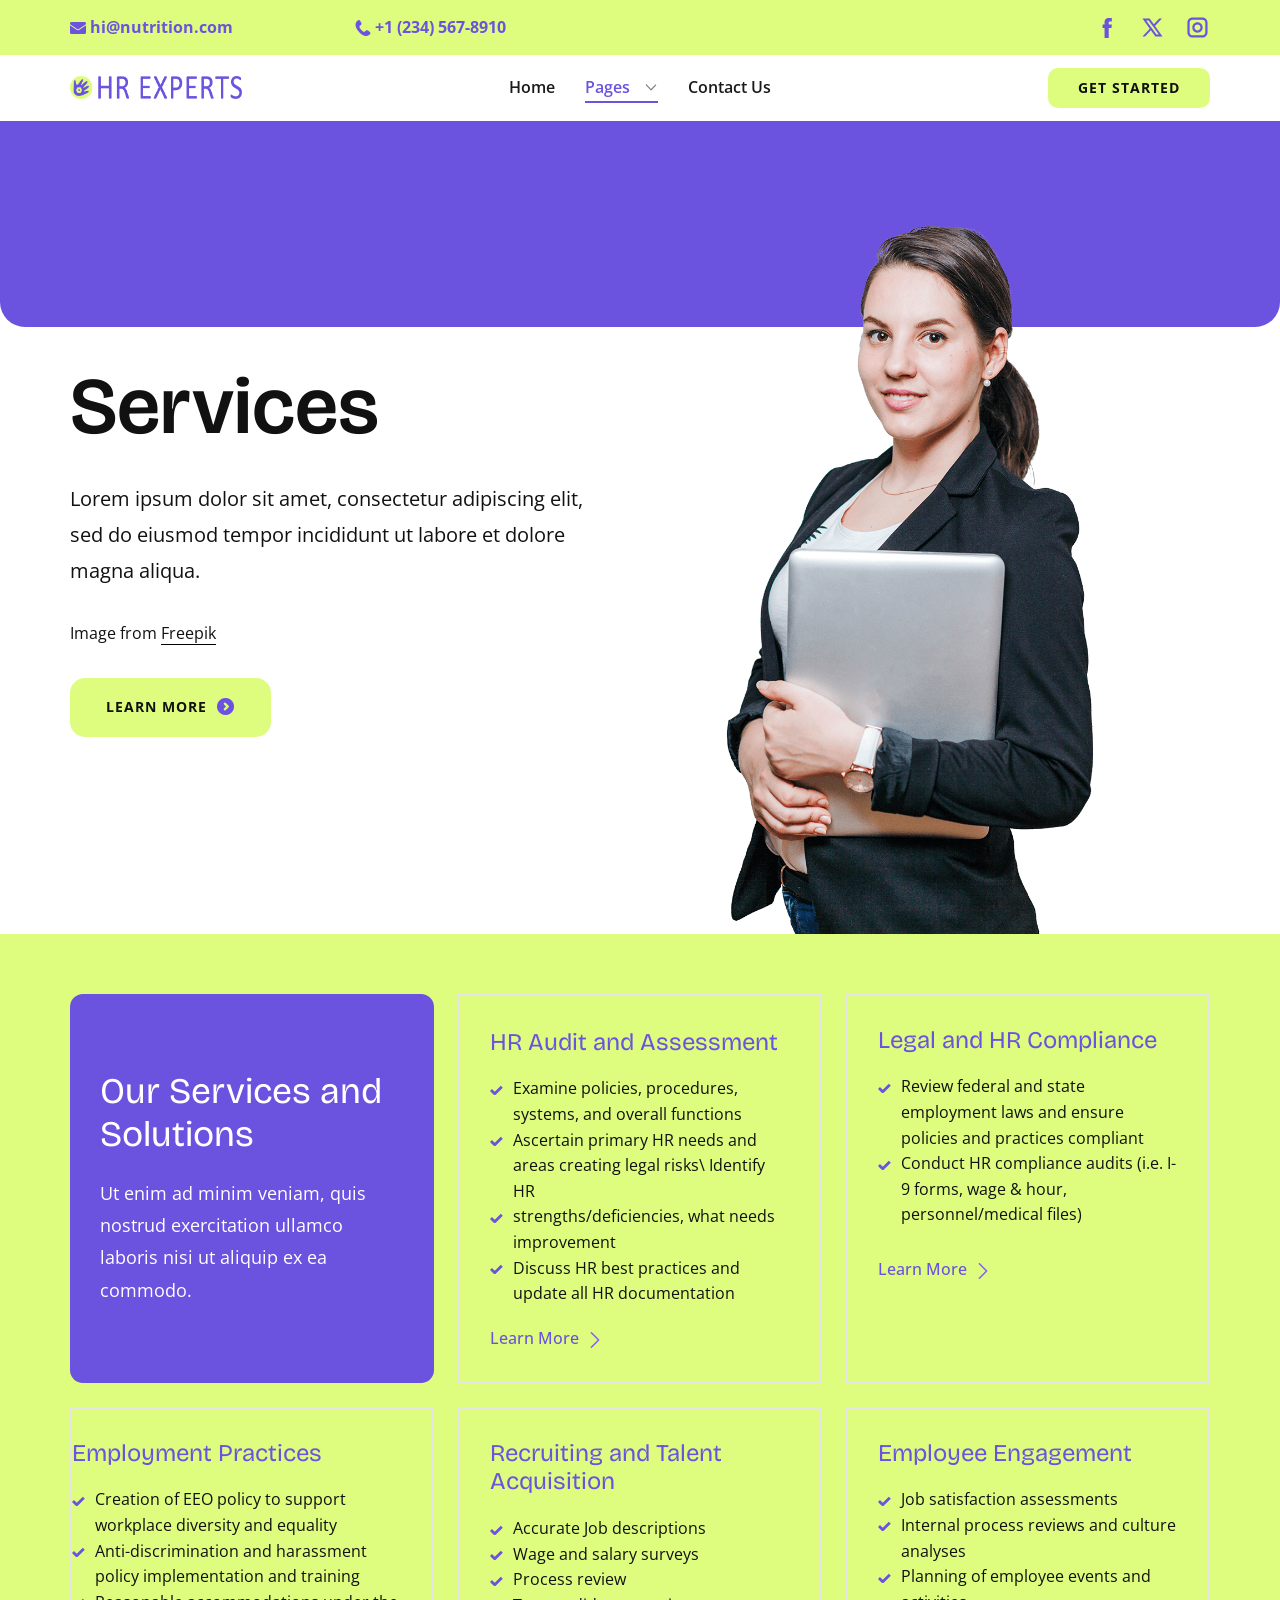
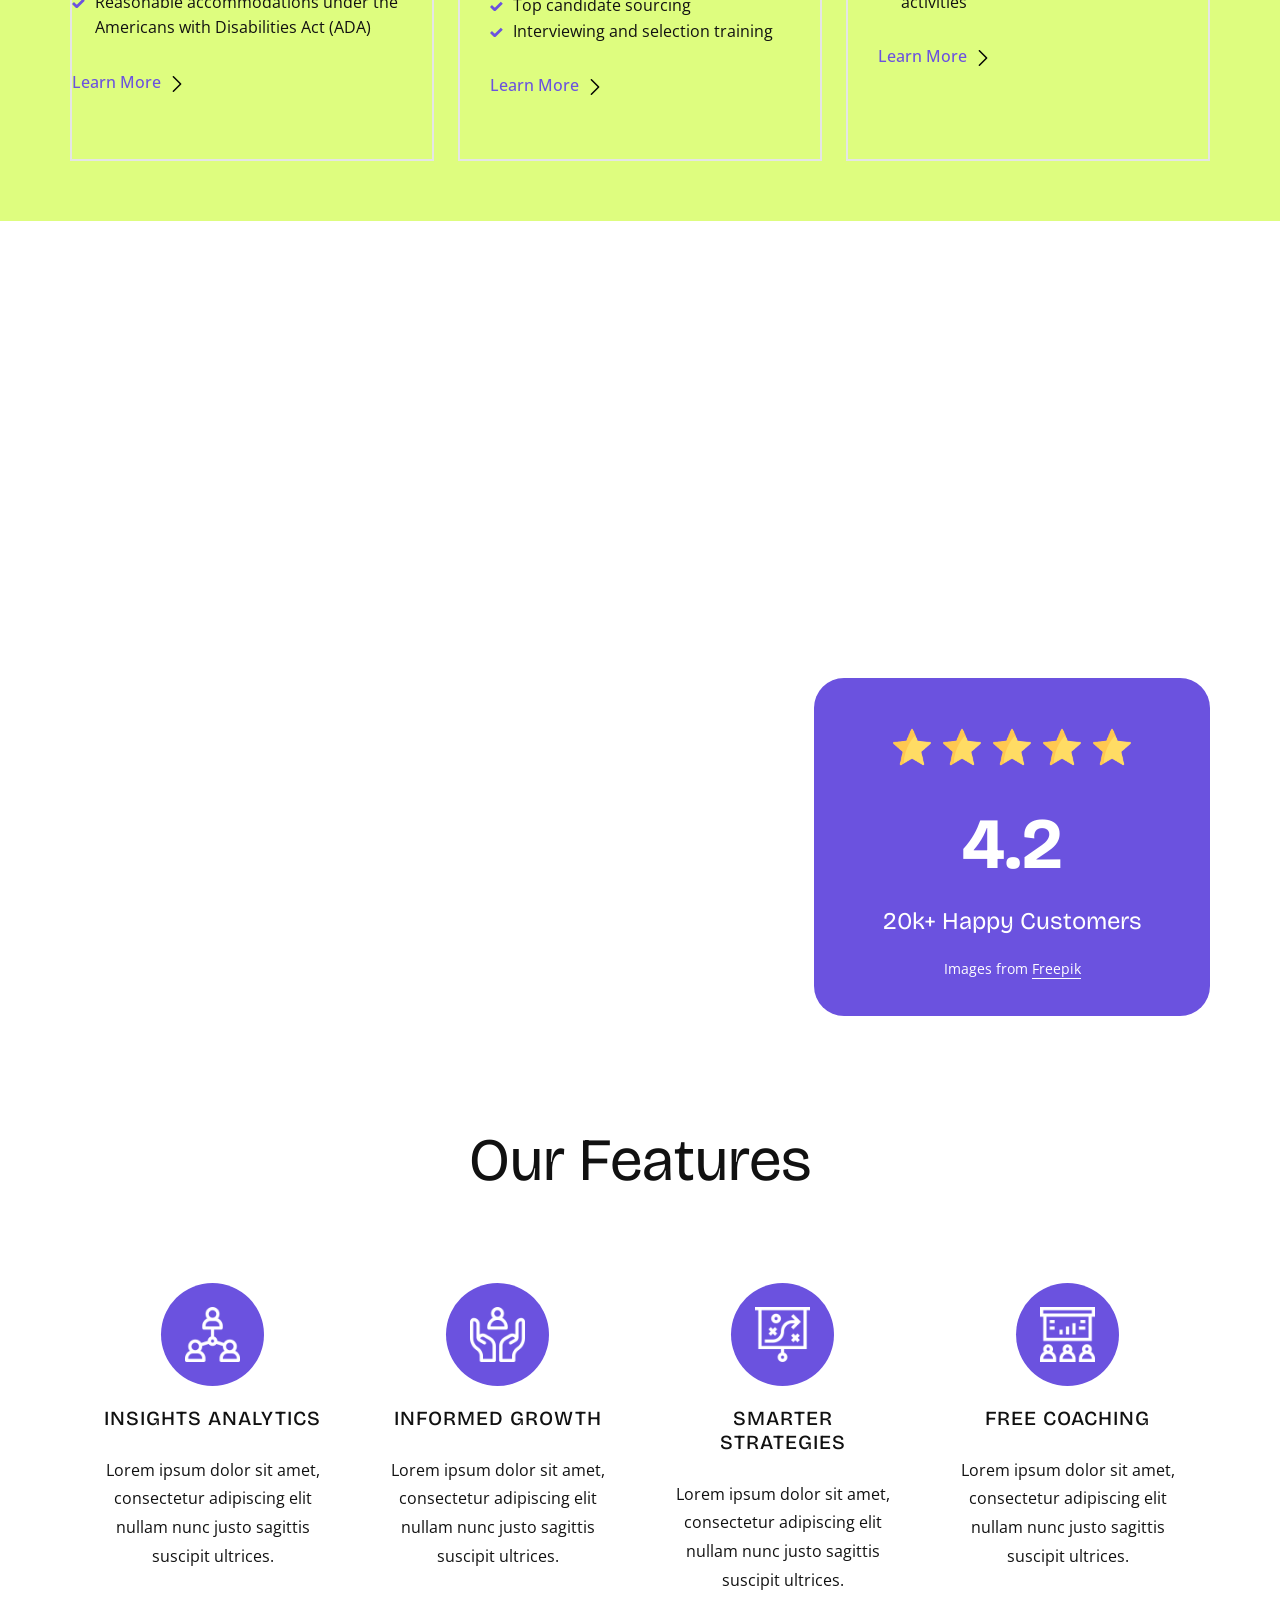
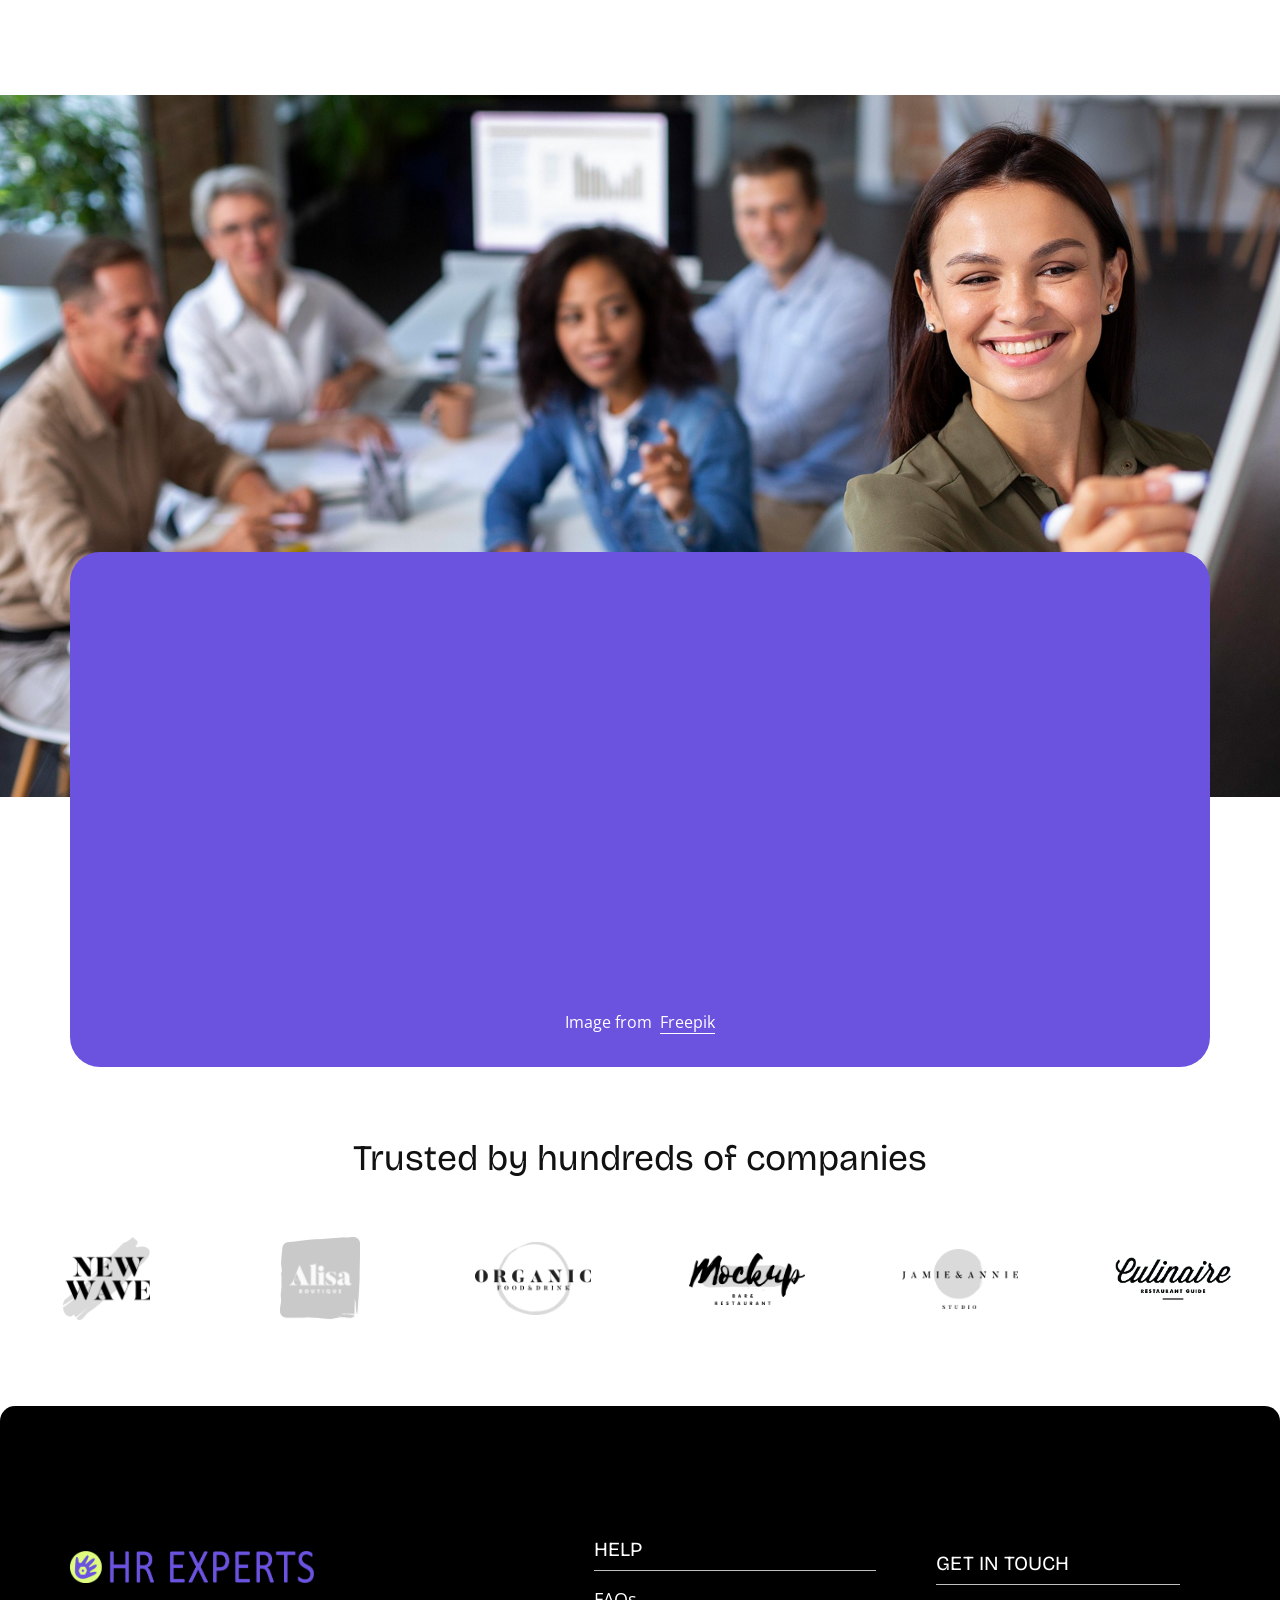
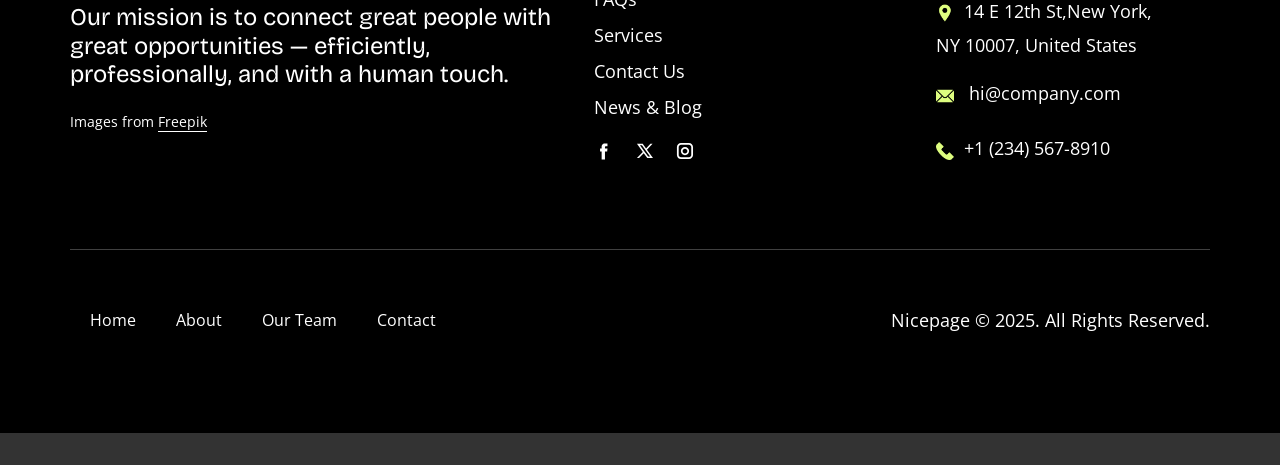
<file: Services.html>
<!DOCTYPE html>
<html style="font-size: 16px;" lang="en"><head>
    <meta name="viewport" content="width=device-width, initial-scale=1.0">
    <meta charset="utf-8">
    <meta name="keywords" content="Services, ​Our Features, 01​, 02, 03​">
    <meta name="description" content="">
    <title>Services</title>
    <link rel="stylesheet" href="nicepage.css" media="screen">
<link rel="stylesheet" href="Services.css" media="screen">
    <script class="u-script" type="text/javascript" src="jquery.js" defer=""></script>
    <script class="u-script" type="text/javascript" src="nicepage.js" defer=""></script>
    <meta name="generator" content="Nicepage 8.4.0, nicepage.com">
    
    
    
    
    
    
    
    
    
    <link id="u-page-google-font" rel="stylesheet" href="https://fonts.googleapis.com/css2?display=swap&amp;family=Open+Sans:ital,wght@0,300;0,400;0,500;0,600;0,700;0,800;1,300;1,400;1,500;1,600;1,700;1,800&amp;family=Bricolage+Grotesque:wght@200;300;400;500;600;700;800&amp;family=Oswald:wght@200;300;400;500;600;700">
    <script type="application/ld+json">{
		"@context": "http://schema.org",
		"@type": "Organization",
		"name": "",
		"logo": "images/hr-logo.png",
		"sameAs": [
				"https://facebook.com/name",
				"https://twitter.com/name",
				"https://instagram.com/name",
				"https://facebook.com/name",
				"https://twitter.com/name",
				"https://instagram.com/name"
		]
}</script>
    <meta name="theme-color" content="#defd7f">
    <meta name="twitter:site" content="@">
    <meta name="twitter:card" content="summary_large_image">
    <meta name="twitter:title" content="Services">
    <meta name="twitter:description" content="">
    <meta property="og:title" content="Services">
    <meta property="og:type" content="website">
  <meta data-intl-tel-input-cdn-path="intlTelInput/"></head>
  <body data-path-to-root="./" data-include-products="false" class="u-body u-xl-mode" data-lang="en"><header class="u-border-no-bottom u-border-no-left u-border-no-right u-border-no-top u-clearfix u-header u-section-row-container" id="header" style="background-image: none"><div class="u-section-rows">
        <div class="u-clearfix u-palette-1-base u-section-row u-section-row-1">
          <div class="u-clearfix u-sheet u-valign-middle-sm u-valign-middle-xs u-sheet-1">
            <div class="data-layout-selected u-clearfix u-expanded-width u-gutter-0 u-layout-custom-sm u-layout-custom-xs u-layout-wrap u-layout-wrap-1">
              <div class="u-gutter-0 u-layout">
                <div class="u-layout-row">
                  <div class="u-container-align-left u-container-style u-layout-cell u-shape-rectangle u-size-15-lg u-size-15-md u-size-15-xl u-size-30-sm u-size-30-xs u-layout-cell-1">
                    <div class="u-container-layout u-valign-middle u-container-layout-1">
                      <a href="mailto:hi@car.repair.com" class="u-active-none u-align-left u-border-active-palette-1-base u-border-hover-white u-btn u-button-link u-button-style u-hover-none u-none u-text-active-palette-2-dark-3 u-text-hover-palette-2-dark-3 u-text-palette-2-base u-btn-1" data-animation-name="" data-animation-duration="0" data-animation-delay="0" data-animation-direction=""><span class="u-file-icon u-icon u-text-palette-2-base u-icon-1"><img src="images/2099199-a014f34f.png" alt=""></span>&nbsp;hi@nutrition.com
                      </a>
                    </div>
                  </div>
                  <div class="u-container-align-left u-container-style u-layout-cell u-shape-rectangle u-size-17-lg u-size-17-md u-size-17-xl u-size-30-sm u-size-30-xs u-layout-cell-2">
                    <div class="u-container-layout u-valign-middle u-container-layout-2">
                      <a href="tel:+12345678910" class="u-active-none u-align-left u-border-active-palette-1-base u-border-hover-white u-btn u-button-link u-button-style u-hover-none u-none u-text-active-palette-2-dark-3 u-text-hover-palette-2-dark-3 u-text-palette-2-base u-btn-2" data-animation-name="" data-animation-duration="0" data-animation-delay="0" data-animation-direction=""><span class="u-file-icon u-icon u-text-palette-2-base"><img src="images/1257-2ae193ba.png" alt=""></span>&nbsp;​+1 (234) 567-8910
                      </a>
                    </div>
                  </div>
                  <div class="u-container-style u-hidden-sm u-hidden-xs u-layout-cell u-shape-rectangle u-size-16-md u-size-18-lg u-size-18-xl u-size-30-sm u-size-30-xs u-layout-cell-3">
                    <div class="u-container-layout u-container-layout-3"></div>
                  </div>
                  <div class="u-container-align-left-sm u-container-align-left-xs u-container-align-right-lg u-container-align-right-md u-container-align-right-xl u-container-style u-layout-cell u-size-10-lg u-size-10-xl u-size-12-md u-size-30-sm u-size-30-xs u-layout-cell-4">
                    <div class="u-container-layout u-valign-middle u-container-layout-4">
                      <div class="u-social-icons u-social-icons-1">
                        <a class="u-social-url" title="facebook" target="_blank" href="https://facebook.com/name"><span class="u-icon u-social-facebook u-social-icon u-text-palette-2-base u-icon-3"><svg class="u-svg-link" preserveAspectRatio="xMidYMin slice" viewBox="0 0 112 112" style=""><use xlink:href="#svg-e935"></use></svg><svg class="u-svg-content" viewBox="0 0 112 112" x="0" y="0" id="svg-e935"><path fill="currentColor" d="M75.5,28.8H65.4c-1.5,0-4,0.9-4,4.3v9.4h13.9l-1.5,15.8H61.4v45.1H42.8V58.3h-8.8V42.4h8.8V32.2
c0-7.4,3.4-18.8,18.8-18.8h13.8v15.4H75.5z"></path></svg></span>
                        </a>
                        <a class="u-social-url" title="twitter" target="_blank" href="https://twitter.com/name"><span class="u-icon u-social-icon u-social-twitter u-text-palette-2-base u-icon-4"><svg class="u-svg-link" preserveAspectRatio="xMidYMin slice" viewBox="0 0 112.2 112.2" style=""><use xlink:href="#svg-b4b3"></use></svg><svg class="u-svg-content" viewBox="0 0 112.2 112.2" x="0px" y="0px" id="svg-b4b3"><path d="M67.1,49.1L98.6,16h-12L62,42L43.2,16H11l32.8,45.2L11,96h11.6l26.3-27.7L69.1,96H101L67.1,49.1z M55,61.9l-5.1-7L27.5,24.4
	h11.4l17.3,23.8l5.1,7.1l23.4,32.2H73.8L55,61.9z"></path></svg></span>
                        </a>
                        <a class="u-social-url" title="instagram" target="_blank" href="https://instagram.com/name"><span class="u-icon u-social-icon u-social-instagram u-text-palette-2-base u-icon-5"><svg class="u-svg-link" preserveAspectRatio="xMidYMin slice" viewBox="0 0 112 112" style=""><use xlink:href="#svg-f50c"></use></svg><svg class="u-svg-content" viewBox="0 0 112 112" x="0" y="0" id="svg-f50c"><path fill="currentColor" d="M55.9,32.9c-12.8,0-23.2,10.4-23.2,23.2s10.4,23.2,23.2,23.2s23.2-10.4,23.2-23.2S68.7,32.9,55.9,32.9z
	 M55.9,69.4c-7.4,0-13.3-6-13.3-13.3c-0.1-7.4,6-13.3,13.3-13.3s13.3,6,13.3,13.3C69.3,63.5,63.3,69.4,55.9,69.4z"></path><path fill="currentColor" d="M78.2,11H33.5C21,11,10.8,21.3,10.8,33.7v44.7c0,12.6,10.2,22.8,22.7,22.8h44.7c12.6,0,22.7-10.2,22.7-22.7
	V33.7C100.8,21.1,90.6,11,78.2,11z M91,78.4c0,7.1-5.8,12.8-12.8,12.8H33.5c-7.1,0-12.8-5.8-12.8-12.8V33.7
	c0-7.1,5.8-12.8,12.8-12.8h44.7c7.1,0,12.8,5.8,12.8,12.8V78.4z"></path></svg></span>
                        </a>
                      </div>
                    </div>
                  </div>
                </div>
              </div>
            </div>
          </div>
          
          
          
          
          
        </div>
        <div class="u-clearfix u-section-row" data-animation-name="" data-animation-duration="0" data-animation-delay="0" data-animation-direction="">
          <div class="u-clearfix u-sheet u-valign-middle-lg u-valign-middle-md u-valign-middle-sm u-valign-middle-xs u-sheet-2">
            <a href="#" class="u-enable-responsive u-image u-logo u-image-1" data-image-width="1138" data-image-height="149">
              <img src="images/hr-logo.png" class="u-logo-image u-logo-image-1">
            </a>
            <nav class="u-dropdown-icon u-menu u-menu-dropdown u-offcanvas u-menu-1" data-responsive-from="MD" role="navigation">
              <div class="menu-collapse" style="font-size: 1rem; letter-spacing: 0px; font-weight: 600;">
                <a class="u-button-style u-custom-active-border-color u-custom-border u-custom-border-color u-custom-borders u-custom-hover-border-color u-custom-left-right-menu-spacing u-custom-padding-bottom u-custom-text-active-color u-custom-text-color u-custom-text-hover-color u-custom-top-bottom-menu-spacing u-hamburger-link u-nav-link u-text-active-palette-1-dark-3 u-text-hover-palette-1-dark-3 u-text-palette-2-base" href="#" tabindex="-1" aria-label="Open menu" aria-controls="f711">
                  <svg class="u-svg-link" viewBox="0 0 24 24"><use xlink:href="#menu-hamburger"></use></svg>
                  <svg class="u-svg-content" version="1.1" id="menu-hamburger" viewBox="0 0 16 16" x="0px" y="0px" xmlns:xlink="http://www.w3.org/1999/xlink" xmlns="http://www.w3.org/2000/svg"><g><rect y="1" width="16" height="2"></rect><rect y="7" width="16" height="2"></rect><rect y="13" width="16" height="2"></rect>
</g></svg>
                </a>
              </div>
              <div class="u-custom-menu u-nav-container">
                <ul class="u-nav u-spacing-30 u-unstyled u-nav-1" role="menubar"><li role="none" class="u-nav-item"><a role="menuitem" class="u-border-2 u-border-active-palette-2-base u-border-hover-palette-2-base u-border-no-left u-border-no-right u-border-no-top u-button-style u-nav-link u-text-active-palette-2-base u-text-grey-90 u-text-hover-grey-90 u-nav-link-2" href="./">Home</a>
</li><li role="none" class="u-nav-item"><a tabindex="-1" role="menuitem" class="u-border-2 u-border-active-palette-2-base u-border-hover-palette-2-base u-border-no-left u-border-no-right u-border-no-top u-button-style u-nav-link u-text-active-palette-2-base u-text-grey-90 u-text-hover-grey-90 u-nav-link-2" aria-haspopup="true" aria-current="page">Pages</a><div class="u-nav-popup"><ul role="menu" class="u-h-spacing-22 u-nav u-unstyled u-v-spacing-12" aria-label="Pages menu"><li role="none" class="u-nav-item"><a role="menuitem" class="u-active-palette-1-light-3 u-button-style u-hover-palette-1-light-3 u-nav-link u-text-active-palette-2-base u-text-black u-text-hover-palette-2-base u-white" href="About.html">About Us</a>
</li><li role="none" class="u-nav-item"><a role="menuitem" class="u-active-palette-1-light-3 u-button-style u-hover-palette-1-light-3 u-nav-link u-text-active-palette-2-base u-text-black u-text-hover-palette-2-base u-white" href="Services.html">Our Services</a>
</li><li role="none" class="u-nav-item"><a role="menuitem" class="u-active-palette-1-light-3 u-button-style u-hover-palette-1-light-3 u-nav-link u-text-active-palette-2-base u-text-black u-text-hover-palette-2-base u-white" href="FAQ-Page.html">FAQ</a>
</li><li role="none" class="u-nav-item"><a role="menuitem" class="u-active-palette-1-light-3 u-button-style u-hover-palette-1-light-3 u-nav-link u-text-active-palette-2-base u-text-black u-text-hover-palette-2-base u-white" href="Blog.html">Blog Page</a>
</li><li role="none" class="u-nav-item"><a role="menuitem" class="u-active-palette-1-light-3 u-button-style u-hover-palette-1-light-3 u-nav-link u-text-active-palette-2-base u-text-black u-text-hover-palette-2-base u-white" href="Team.html">Our Team</a>
</li></ul>
</div>
</li><li role="none" class="u-nav-item"><a role="menuitem" class="u-border-2 u-border-active-palette-2-base u-border-hover-palette-2-base u-border-no-left u-border-no-right u-border-no-top u-button-style u-nav-link u-text-active-palette-2-base u-text-grey-90 u-text-hover-grey-90 u-nav-link-2" href="Contact.html">Contact Us</a>
</li></ul>
              </div>
              <div class="u-custom-menu u-nav-container-collapse" id="f711" role="region" aria-label="Menu panel">
                <div class="u-black u-container-style u-inner-container-layout u-opacity u-opacity-95 u-sidenav">
                  <div class="u-inner-container-layout u-sidenav-overflow">
                    <div class="u-menu-close" tabindex="-1" aria-label="Close menu"></div>
                    <ul class="u-align-center u-nav u-popupmenu-items u-unstyled u-nav-3" role="menubar"><li role="none" class="u-nav-item"><a role="menuitem" class="u-button-style u-nav-link" href="./">Home</a>
</li><li role="none" class="u-nav-item"><a tabindex="-1" role="menuitem" class="u-button-style u-nav-link" aria-haspopup="true" aria-current="page">Pages</a><div class="u-nav-popup"><ul role="menu" class="u-h-spacing-22 u-nav u-unstyled u-v-spacing-12" aria-label="Pages menu"><li role="none" class="u-nav-item"><a role="menuitem" class="u-button-style u-nav-link" href="About.html">About Us</a>
</li><li role="none" class="u-nav-item"><a role="menuitem" class="u-button-style u-nav-link" href="Services.html">Our Services</a>
</li><li role="none" class="u-nav-item"><a role="menuitem" class="u-button-style u-nav-link" href="FAQ-Page.html">FAQ</a>
</li><li role="none" class="u-nav-item"><a role="menuitem" class="u-button-style u-nav-link" href="Blog.html">Blog Page</a>
</li><li role="none" class="u-nav-item"><a role="menuitem" class="u-button-style u-nav-link" href="Team.html">Our Team</a>
</li></ul>
</div>
</li><li role="none" class="u-nav-item"><a role="menuitem" class="u-button-style u-nav-link" href="Contact.html">Contact Us</a>
</li></ul>
                  </div>
                </div>
                <div class="u-black u-menu-overlay u-opacity u-opacity-70"></div>
              </div>
              <style class="menu-style">@media (max-width: 939px) {
                    [data-responsive-from="MD"] .u-nav-container {
                        display: none;
                    }
                    [data-responsive-from="MD"] .menu-collapse {
                        display: block;
                    }
                }</style>
            </nav>
            <a href="" class="u-align-left-xs u-btn u-btn-round u-button-style u-hover-palette-1-light-1 u-palette-1-base u-radius u-btn-3" data-animation-name="" data-animation-duration="0" data-animation-delay="0" data-animation-direction="">Get Started </a>
          </div>
          
          
          
          
          
        </div>
      </div></header>
    <section class="u-clearfix u-valign-middle-lg u-section-1" id="block-1">
      <div class="u-expanded-width u-palette-2-base u-radius u-shape u-shape-round u-shape-1"></div>
      <div class="custom-expanded data-layout-selected u-clearfix u-layout-wrap u-layout-wrap-1">
        <div class="u-layout">
          <div class="u-layout-row">
            <div class="u-container-align-left u-container-style u-layout-cell u-size-30 u-layout-cell-1" data-animation-name="customAnimationIn" data-animation-duration="1500" data-animation-delay="600">
              <div class="u-container-layout u-valign-top u-container-layout-1">
                <h1 class="u-align-left u-text u-text-1">Services</h1>
                <p class="u-align-left u-text u-text-default u-text-2"> Lorem ipsum dolor sit amet, consectetur adipiscing elit, sed do eiusmod tempor incididunt ut labore et dolore magna aliqua. </p>
                <p class="u-align-left u-text u-text-default u-text-3">Image from&nbsp;<a href="https://freepik.com/photos/people" class="u-border-1 u-border-active-palette-2-base u-border-black u-border-hover-palette-2-base u-border-no-left u-border-no-right u-border-no-top u-btn u-button-link u-button-style u-none u-text-body-color u-btn-1" data-animation-name="" data-animation-duration="0" data-animation-delay="0" data-animation-direction="">Freepik</a>
                </p>
                <a href="" class="u-active-white u-align-left u-border-2 u-border-active-palette-2-base u-border-hover-palette-2-base u-border-palette-1-base u-btn u-btn-round u-button-style u-hover-white u-palette-1-base u-radius u-btn-2">Learn more&nbsp;&nbsp;<span class="u-file-icon u-icon u-text-palette-2-base u-icon-1"><img src="images/327664-f0ff6bb9.png" alt=""></span>
                </a>
              </div>
            </div>
            <div class="u-align-center u-container-align-center u-container-style u-layout-cell u-shape-rectangle u-size-30 u-layout-cell-2">
              <div class="u-container-layout u-valign-bottom-lg u-valign-bottom-md u-valign-bottom-xl u-valign-bottom-xs u-container-layout-2" src="">
                <img class="custom-expanded u-image u-image-1" src="images/woman-min.png" data-image-width="800" data-image-height="1356">
              </div>
            </div>
          </div>
        </div>
      </div>
    </section>
    <section class="u-clearfix u-container-align-center u-palette-1-base u-section-2" id="block-2">
      <div class="u-clearfix u-sheet u-valign-middle u-sheet-1">
        <div class="data-layout-selected u-clearfix u-expanded-width u-gutter-24 u-layout-wrap u-layout-wrap-1">
          <div class="u-gutter-0 u-layout">
            <div class="u-layout-col">
              <div class="u-size-30">
                <div class="u-layout-row">
                  <div class="u-container-align-left u-container-style u-layout-cell u-palette-2-base u-radius u-shading u-size-20 u-layout-cell-1">
                    <div class="u-container-layout u-valign-middle u-container-layout-1">
                      <h3 class="u-align-left u-text u-text-default u-text-1"> Our Services and Solutions</h3>
                      <p class="u-align-left u-text u-text-default u-text-2"> Ut enim ad minim veniam, quis nostrud exercitation ullamco laboris nisi ut aliquip ex ea commodo.&nbsp;</p>
                    </div>
                  </div>
                  <div class="u-container-style u-layout-cell u-shape-rectangle u-size-20 u-layout-cell-2">
                    <div class="u-border-2 u-border-grey-10 u-container-layout u-container-layout-2">
                      <h4 class="u-align-left u-text u-text-default u-text-palette-2-base u-text-3"> HR Audit and Assessment</h4>
                      <ul class="u-align-left u-custom-list u-text u-text-default u-text-4">
                        <li style="padding-left: 5px;">
                          <div class="u-list-icon u-text-palette-2-base">
                            <svg class="u-svg-content" viewBox="0 0 512 512" id="svg-cdc4"><path d="m433.1 67.1-231.8 231.9c-6.2 6.2-16.4 6.2-22.6 0l-99.8-99.8-78.9 78.8 150.5 150.5c10.5 10.5 24.6 16.3 39.4 16.3 14.8 0 29-5.9 39.4-16.3l282.7-282.5z" fill="currentColor"></path></svg>
                          </div> Examine policies, procedures, systems, and overall functions
                        </li>
                        <li style="padding-left: 5px;">
                          <div class="u-list-icon u-text-palette-2-base">
                            <svg class="u-svg-content" viewBox="0 0 512 512" id="svg-cdc4"><path d="m433.1 67.1-231.8 231.9c-6.2 6.2-16.4 6.2-22.6 0l-99.8-99.8-78.9 78.8 150.5 150.5c10.5 10.5 24.6 16.3 39.4 16.3 14.8 0 29-5.9 39.4-16.3l282.7-282.5z" fill="currentColor"></path></svg>
                          </div>Ascertain primary HR needs and areas creating legal risks\ Identify HR
                        </li>
                        <li style="padding-left: 5px;">
                          <div class="u-list-icon u-text-palette-2-base">
                            <svg class="u-svg-content" viewBox="0 0 512 512" id="svg-cdc4"><path d="m433.1 67.1-231.8 231.9c-6.2 6.2-16.4 6.2-22.6 0l-99.8-99.8-78.9 78.8 150.5 150.5c10.5 10.5 24.6 16.3 39.4 16.3 14.8 0 29-5.9 39.4-16.3l282.7-282.5z" fill="currentColor"></path></svg>
                          </div>strengths/deficiencies, what needs improvement
                        </li>
                        <li style="padding-left: 5px;">
                          <div class="u-list-icon u-text-palette-2-base">
                            <svg class="u-svg-content" viewBox="0 0 512 512" id="svg-cdc4"><path d="m433.1 67.1-231.8 231.9c-6.2 6.2-16.4 6.2-22.6 0l-99.8-99.8-78.9 78.8 150.5 150.5c10.5 10.5 24.6 16.3 39.4 16.3 14.8 0 29-5.9 39.4-16.3l282.7-282.5z" fill="currentColor"></path></svg>
                          </div>Discuss HR best practices and update all HR documentation
                        </li>
                      </ul>
                      <a href="#" class="u-active-none u-align-left u-border-active-palette-1-base u-border-hover-palette-1-base u-btn u-button-style u-hover-none u-none u-text-active-black u-text-hover-black u-text-palette-2-base u-btn-1" data-animation-name="" data-animation-duration="0" data-animation-delay="0" data-animation-direction=""> Learn More&nbsp;&nbsp;<span class="u-file-icon u-icon u-text-palette-1-base"><img src="images/1.png" alt=""></span>
                      </a>
                    </div>
                  </div>
                  <div class="u-container-style u-layout-cell u-shape-rectangle u-size-20 u-layout-cell-3">
                    <div class="u-border-2 u-border-grey-10 u-container-layout u-valign-top u-container-layout-3">
                      <h4 class="u-align-left u-text u-text-default u-text-palette-2-base u-text-5"> Legal and HR Compliance</h4>
                      <ul class="u-align-left u-custom-list u-text u-text-default u-text-6">
                        <li style="padding-left: 5px;">
                          <div class="u-list-icon u-text-palette-2-base">
                            <svg class="u-svg-content" viewBox="0 0 512 512" id="svg-d498"><path d="m433.1 67.1-231.8 231.9c-6.2 6.2-16.4 6.2-22.6 0l-99.8-99.8-78.9 78.8 150.5 150.5c10.5 10.5 24.6 16.3 39.4 16.3 14.8 0 29-5.9 39.4-16.3l282.7-282.5z" fill="currentColor"></path></svg>
                          </div> Review federal and state employment laws and ensure policies and practices compliant
                        </li>
                        <li style="padding-left: 5px;">
                          <div class="u-list-icon u-text-palette-2-base">
                            <svg class="u-svg-content" viewBox="0 0 512 512" id="svg-d498"><path d="m433.1 67.1-231.8 231.9c-6.2 6.2-16.4 6.2-22.6 0l-99.8-99.8-78.9 78.8 150.5 150.5c10.5 10.5 24.6 16.3 39.4 16.3 14.8 0 29-5.9 39.4-16.3l282.7-282.5z" fill="currentColor"></path></svg>
                          </div>Conduct HR compliance audits (i.e. I-9 forms, wage &amp; hour, personnel/medical files)
                        </li>
                      </ul>
                      <a href="#" class="u-active-none u-align-left u-border-active-palette-1-base u-border-hover-palette-1-base u-btn u-button-style u-hover-none u-none u-text-active-black u-text-hover-black u-text-palette-2-base u-btn-2" data-animation-name="" data-animation-duration="0" data-animation-delay="0" data-animation-direction=""> Learn More&nbsp;&nbsp;<span class="u-file-icon u-icon u-text-palette-1-base"><img src="images/1.png" alt=""></span>
                      </a>
                    </div>
                  </div>
                </div>
              </div>
              <div class="u-size-30">
                <div class="u-layout-row">
                  <div class="u-container-align-left u-container-style u-layout-cell u-shape-rectangle u-size-20 u-layout-cell-4">
                    <div class="u-border-2 u-border-grey-10 u-container-layout u-valign-top u-container-layout-4">
                      <h4 class="u-align-left u-text u-text-default u-text-palette-2-base u-text-7"> Employment Practices</h4>
                      <ul class="u-align-left u-custom-list u-text u-text-8">
                        <li style="padding-left: 5px;">
                          <div class="u-list-icon u-text-palette-2-base">
                            <svg class="u-svg-content" viewBox="0 0 512 512" id="svg-37b2"><path d="m433.1 67.1-231.8 231.9c-6.2 6.2-16.4 6.2-22.6 0l-99.8-99.8-78.9 78.8 150.5 150.5c10.5 10.5 24.6 16.3 39.4 16.3 14.8 0 29-5.9 39.4-16.3l282.7-282.5z" fill="currentColor"></path></svg>
                          </div> Creation of EEO policy to support workplace diversity and equality
                        </li>
                        <li style="padding-left: 5px;">
                          <div class="u-list-icon u-text-palette-2-base">
                            <svg class="u-svg-content" viewBox="0 0 512 512" id="svg-37b2"><path d="m433.1 67.1-231.8 231.9c-6.2 6.2-16.4 6.2-22.6 0l-99.8-99.8-78.9 78.8 150.5 150.5c10.5 10.5 24.6 16.3 39.4 16.3 14.8 0 29-5.9 39.4-16.3l282.7-282.5z" fill="currentColor"></path></svg>
                          </div>Anti-discrimination and harassment policy implementation and training
                        </li>
                        <li style="padding-left: 5px;">
                          <div class="u-list-icon u-text-palette-2-base">
                            <svg class="u-svg-content" viewBox="0 0 512 512" id="svg-37b2"><path d="m433.1 67.1-231.8 231.9c-6.2 6.2-16.4 6.2-22.6 0l-99.8-99.8-78.9 78.8 150.5 150.5c10.5 10.5 24.6 16.3 39.4 16.3 14.8 0 29-5.9 39.4-16.3l282.7-282.5z" fill="currentColor"></path></svg>
                          </div>Reasonable accommodations under the Americans with Disabilities Act (ADA)
                        </li>
                      </ul>
                      <a href="#" class="u-active-none u-align-left u-border-active-palette-1-base u-border-hover-palette-1-base u-btn u-button-style u-hover-none u-none u-text-active-black u-text-hover-black u-text-palette-2-base u-btn-3" data-animation-name="" data-animation-duration="0" data-animation-delay="0" data-animation-direction=""> Learn More&nbsp;&nbsp;<span class="u-file-icon u-icon u-text-black"><img src="images/11-568ad8bd.png" alt=""></span>
                      </a>
                    </div>
                  </div>
                  <div class="u-container-style u-layout-cell u-shape-rectangle u-size-20 u-layout-cell-5">
                    <div class="u-border-2 u-border-grey-10 u-container-layout u-valign-top u-container-layout-5">
                      <h4 class="u-align-left u-text u-text-default u-text-palette-2-base u-text-9"> Recruiting and Talent Acquisition</h4>
                      <ul class="u-align-left u-custom-list u-text u-text-10">
                        <li style="padding-left: 5px;">
                          <div class="u-list-icon u-text-palette-2-base">
                            <svg class="u-svg-content" viewBox="0 0 512 512" id="svg-a56c"><path d="m433.1 67.1-231.8 231.9c-6.2 6.2-16.4 6.2-22.6 0l-99.8-99.8-78.9 78.8 150.5 150.5c10.5 10.5 24.6 16.3 39.4 16.3 14.8 0 29-5.9 39.4-16.3l282.7-282.5z" fill="currentColor"></path></svg>
                          </div> Accurate  Job descriptions
                        </li>
                        <li style="padding-left: 5px;">
                          <div class="u-list-icon u-text-palette-2-base">
                            <svg class="u-svg-content" viewBox="0 0 512 512" id="svg-a56c"><path d="m433.1 67.1-231.8 231.9c-6.2 6.2-16.4 6.2-22.6 0l-99.8-99.8-78.9 78.8 150.5 150.5c10.5 10.5 24.6 16.3 39.4 16.3 14.8 0 29-5.9 39.4-16.3l282.7-282.5z" fill="currentColor"></path></svg>
                          </div>Wage and salary surveys
                        </li>
                        <li style="padding-left: 5px;">
                          <div class="u-list-icon u-text-palette-2-base">
                            <svg class="u-svg-content" viewBox="0 0 512 512" id="svg-a56c"><path d="m433.1 67.1-231.8 231.9c-6.2 6.2-16.4 6.2-22.6 0l-99.8-99.8-78.9 78.8 150.5 150.5c10.5 10.5 24.6 16.3 39.4 16.3 14.8 0 29-5.9 39.4-16.3l282.7-282.5z" fill="currentColor"></path></svg>
                          </div>Process review
                        </li>
                        <li style="padding-left: 5px;">
                          <div class="u-list-icon u-text-palette-2-base">
                            <svg class="u-svg-content" viewBox="0 0 512 512" id="svg-a56c"><path d="m433.1 67.1-231.8 231.9c-6.2 6.2-16.4 6.2-22.6 0l-99.8-99.8-78.9 78.8 150.5 150.5c10.5 10.5 24.6 16.3 39.4 16.3 14.8 0 29-5.9 39.4-16.3l282.7-282.5z" fill="currentColor"></path></svg>
                          </div>Top candidate sourcing
                        </li>
                        <li style="padding-left: 5px;">
                          <div class="u-list-icon u-text-palette-2-base">
                            <svg class="u-svg-content" viewBox="0 0 512 512" id="svg-a56c"><path d="m433.1 67.1-231.8 231.9c-6.2 6.2-16.4 6.2-22.6 0l-99.8-99.8-78.9 78.8 150.5 150.5c10.5 10.5 24.6 16.3 39.4 16.3 14.8 0 29-5.9 39.4-16.3l282.7-282.5z" fill="currentColor"></path></svg>
                          </div>Interviewing and selection training
                        </li>
                      </ul>
                      <a href="#" class="u-active-none u-align-left u-border-active-palette-1-base u-border-hover-palette-1-base u-btn u-button-style u-hover-none u-none u-text-active-black u-text-hover-black u-text-palette-2-base u-btn-4" data-animation-name="" data-animation-duration="0" data-animation-delay="0" data-animation-direction=""> Learn More&nbsp;&nbsp;<span class="u-file-icon u-icon u-text-black"><img src="images/11-568ad8bd.png" alt=""></span>
                      </a>
                    </div>
                  </div>
                  <div class="u-container-style u-layout-cell u-shape-rectangle u-size-20 u-layout-cell-6">
                    <div class="u-border-2 u-border-grey-10 u-container-layout u-valign-top u-container-layout-6">
                      <h4 class="u-align-left u-text u-text-default u-text-palette-2-base u-text-11"> Employee Engagement</h4>
                      <ul class="u-align-left u-custom-list u-text u-text-default u-text-12">
                        <li style="padding-left: 5px;">
                          <div class="u-list-icon u-text-palette-2-base">
                            <svg class="u-svg-content" viewBox="0 0 512 512" id="svg-0ac3"><path d="m433.1 67.1-231.8 231.9c-6.2 6.2-16.4 6.2-22.6 0l-99.8-99.8-78.9 78.8 150.5 150.5c10.5 10.5 24.6 16.3 39.4 16.3 14.8 0 29-5.9 39.4-16.3l282.7-282.5z" fill="currentColor"></path></svg>
                          </div> Job satisfaction assessments
                        </li>
                        <li style="padding-left: 5px;">
                          <div class="u-list-icon u-text-palette-2-base">
                            <svg class="u-svg-content" viewBox="0 0 512 512" id="svg-0ac3"><path d="m433.1 67.1-231.8 231.9c-6.2 6.2-16.4 6.2-22.6 0l-99.8-99.8-78.9 78.8 150.5 150.5c10.5 10.5 24.6 16.3 39.4 16.3 14.8 0 29-5.9 39.4-16.3l282.7-282.5z" fill="currentColor"></path></svg>
                          </div>Internal process reviews and culture analyses
                        </li>
                        <li style="padding-left: 5px;">
                          <div class="u-list-icon u-text-palette-2-base">
                            <svg class="u-svg-content" viewBox="0 0 512 512" id="svg-0ac3"><path d="m433.1 67.1-231.8 231.9c-6.2 6.2-16.4 6.2-22.6 0l-99.8-99.8-78.9 78.8 150.5 150.5c10.5 10.5 24.6 16.3 39.4 16.3 14.8 0 29-5.9 39.4-16.3l282.7-282.5z" fill="currentColor"></path></svg>
                          </div>Planning of employee events and activities
                        </li>
                      </ul>
                      <a href="#" class="u-active-none u-align-left u-border-active-palette-1-base u-border-hover-palette-1-base u-btn u-button-style u-hover-none u-none u-text-active-black u-text-hover-black u-text-palette-2-base u-btn-5" data-animation-name="" data-animation-duration="0" data-animation-delay="0" data-animation-direction=""> Learn More&nbsp;&nbsp;<span class="u-file-icon u-icon u-text-black"><img src="images/11-568ad8bd.png" alt=""></span>
                      </a>
                    </div>
                  </div>
                </div>
              </div>
            </div>
          </div>
        </div>
      </div>
    </section>
    <section class="u-clearfix u-valign-bottom-lg u-valign-bottom-md u-valign-bottom-sm u-valign-top-xs u-section-3" id="block-3">
      <img class="u-expanded-width u-image u-image-round u-radius u-image-1" src="images/talking-young-attendant7.jpg" data-image-width="1500" data-image-height="1000" data-animation-name="customAnimationIn" data-animation-duration="1500" data-animation-delay="500">
      <div class="custom-expanded u-container-align-center u-container-style u-group u-palette-2-base u-radius u-shape-round u-group-1">
        <div class="u-container-layout u-valign-middle u-container-layout-1">
          <p class="u-align-center u-text u-text-1"><span class="u-file-icon u-icon u-icon-1"><img src="images/616489.png" alt=""></span>&nbsp;​&nbsp;<span class="u-file-icon u-icon u-icon-2"><img src="images/616489.png" alt=""></span>&nbsp; <span class="u-file-icon u-icon u-icon-3"><img src="images/616489.png" alt=""></span>&nbsp; <span class="u-file-icon u-icon u-icon-4"><img src="images/616489.png" alt=""></span>&nbsp; <span class="u-file-icon u-icon u-icon-5"><img src="images/616489.png" alt=""></span>
          </p>
          <h3 class="u-align-center u-text u-text-2" data-animation-name="counter" data-animation-event="scroll" data-animation-duration="3000">5.0</h3>
          <h4 class="u-align-center u-text u-text-3">20k+ Happy Customers<br>
          </h4>
          <p class="u-align-left u-text u-text-4">Images from <a href="https://www.freepik.com/" class="u-active-none u-border-1 u-border-active-palette-1-base u-border-hover-palette-1-base u-border-no-left u-border-no-right u-border-no-top u-border-white u-btn u-button-link u-button-style u-hover-none u-none u-text-body-alt-color u-btn-1" target="_blank" data-animation-name="" data-animation-duration="0" data-animation-delay="0" data-animation-direction="">Freepik</a>
          </p>
        </div>
      </div>
    </section>
    <section class="u-align-center u-clearfix u-container-align-center u-section-4" id="block-4">
      <div class="u-clearfix u-sheet u-valign-middle u-sheet-1">
        <h2 class="u-text u-text-default u-text-1"> Our Features<br>
        </h2>
        <div class="u-expanded-width u-list u-list-1">
          <div class="u-repeater u-repeater-1">
            <div class="u-align-center u-container-align-center u-container-style u-list-item u-repeater-item u-list-item-1">
              <div class="u-container-layout u-similar-container u-valign-top u-container-layout-1"><span class="u-align-center u-file-icon u-icon u-icon-rounded u-palette-2-base u-radius u-text-white u-icon-1"><img src="images/3137911-66b47837.png" alt=""></span>
                <h5 class="u-align-center u-text u-text-default u-text-2"> Insights Analytics</h5>
                <p class="u-align-center u-text u-text-3">Lorem ipsum dolor sit amet, consectetur adipiscing elit nullam nunc justo sagittis suscipit ultrices.</p>
              </div>
            </div>
            <div class="u-align-center u-container-align-center u-container-style u-list-item u-repeater-item u-list-item-2">
              <div class="u-container-layout u-similar-container u-valign-top u-container-layout-2"><span class="u-align-center u-file-icon u-icon u-icon-rounded u-palette-2-base u-radius u-text-white u-icon-2"><img src="images/4796998-785cf15b.png" alt=""></span>
                <h5 class="u-align-center u-text u-text-default u-text-4"> Informed Growth</h5>
                <p class="u-align-center u-text u-text-5">Lorem ipsum dolor sit amet, consectetur adipiscing elit nullam nunc justo sagittis suscipit ultrices.</p>
              </div>
            </div>
            <div class="u-align-center u-container-align-center u-container-style u-list-item u-repeater-item u-list-item-3">
              <div class="u-container-layout u-similar-container u-valign-top u-container-layout-3"><span class="u-align-center u-file-icon u-icon u-icon-rounded u-palette-2-base u-radius u-text-white u-icon-3"><img src="images/1872254-33d1ff9f.png" alt=""></span>
                <h5 class="u-align-center u-text u-text-default u-text-6"> Smarter Strategies</h5>
                <p class="u-align-center u-text u-text-7">Lorem ipsum dolor sit amet, consectetur adipiscing elit nullam nunc justo sagittis suscipit ultrices.</p>
              </div>
            </div>
            <div class="u-align-center u-container-align-center u-container-style u-list-item u-repeater-item u-list-item-4">
              <div class="u-container-layout u-similar-container u-valign-top u-container-layout-4"><span class="u-align-center u-file-icon u-icon u-icon-rounded u-palette-2-base u-radius u-text-white u-icon-4"><img src="images/6179793-d1778c20.png" alt=""></span>
                <h5 class="u-align-center u-text u-text-default u-text-8"> Free Coaching</h5>
                <p class="u-align-center u-text u-text-9">Lorem ipsum dolor sit amet, consectetur adipiscing elit nullam nunc justo sagittis suscipit ultrices.</p>
              </div>
            </div>
          </div>
        </div>
      </div>
    </section>
    <section class="u-align-center u-clearfix u-container-align-center u-valign-top-sm u-section-5" src="" id="block-5">
      <img class="u-expanded-width u-image u-image-default u-image-1" src="images/people-using-digital-device-while-meeting-7.jpg" alt="" data-image-width="1980" data-image-height="1320">
      <div class="custom-expanded u-container-align-center u-container-style u-group u-palette-2-base u-radius u-shape-round u-group-1">
        <div class="u-container-layout u-valign-middle-lg u-valign-middle-md u-valign-middle-sm u-valign-middle-xs u-valign-top-xl u-container-layout-1">
          <div class="u-expanded-width u-list u-list-1">
            <div class="u-repeater u-repeater-1">
              <div class="u-container-style u-hover-feature u-list-item u-repeater-item u-shape-rectangle u-list-item-1" data-animation-name="customAnimationIn" data-animation-duration="1500" data-animation-delay="500">
                <div class="u-container-layout u-similar-container u-valign-top-xs u-container-layout-2">
                  <h2 class="u-align-right u-custom-font u-font-oswald u-text u-text-color-var u-text-default u-text-1">01 </h2>
                  <div class="custom-expanded u-container-align-left u-container-style u-expanded-width-lg u-expanded-width-md u-expanded-width-sm u-expanded-width-xl u-group u-shape-rectangle u-group-2">
                    <div class="u-container-layout u-valign-top u-container-layout-3">
                      <h4 class="u-align-left u-text u-text-2"> Talents Agency</h4>
                      <p class="u-align-left u-text u-text-3"> Duis aute irure dolor in reprehenderit in voluptate velit esse cillum dolore eu fugiat nulla pariatur. Excepteur sint occaecat</p>
                    </div>
                  </div>
                </div>
              </div>
              <div class="u-container-style u-hover-feature u-list-item u-repeater-item u-shape-rectangle u-list-item-2" data-animation-name="customAnimationIn" data-animation-duration="1000">
                <div class="u-container-layout u-similar-container u-valign-top-xs u-container-layout-4">
                  <h2 class="u-align-right u-custom-font u-font-oswald u-text u-text-color-var u-text-default u-text-4">02</h2>
                  <div class="custom-expanded u-container-style u-expanded-width-lg u-expanded-width-md u-expanded-width-sm u-expanded-width-xl u-group u-shape-rectangle u-group-3">
                    <div class="u-container-layout u-valign-top u-container-layout-5">
                      <h4 class="u-align-left u-text u-text-5"> Corporate Counselling</h4>
                      <p class="u-align-left u-text u-text-6"> Duis aute irure dolor in reprehenderit in voluptate velit esse cillum dolore eu fugiat nulla pariatur. Excepteur sint occaecat</p>
                    </div>
                  </div>
                </div>
              </div>
              <div class="u-container-style u-hover-feature u-list-item u-repeater-item u-shape-rectangle u-list-item-3" data-animation-name="customAnimationIn" data-animation-duration="1000">
                <div class="u-container-layout u-similar-container u-valign-top-xs u-container-layout-6">
                  <h2 class="u-align-right u-custom-font u-font-oswald u-text u-text-color-var u-text-default u-text-7">03 </h2>
                  <div class="custom-expanded u-container-style u-expanded-width-lg u-expanded-width-md u-expanded-width-sm u-expanded-width-xl u-group u-shape-rectangle u-group-4">
                    <div class="u-container-layout u-valign-top u-container-layout-7">
                      <h4 class="u-align-left u-text u-text-8"> Careers Coaching</h4>
                      <p class="u-align-left u-text u-text-9"> Duis aute irure dolor in reprehenderit in voluptate velit esse cillum dolore eu fugiat nulla pariatur. Excepteur sint occaecat</p>
                    </div>
                  </div>
                </div>
              </div>
            </div>
          </div>
          <p class="u-align-center u-text u-text-default u-text-10">Image from&nbsp;<b>
              <a href="https://www.freepik.com/" class="u-active-none u-border-1 u-border-active-palette-2-light-2 u-border-hover-palette-2-light-2 u-border-no-left u-border-no-right u-border-no-top u-border-white u-btn u-button-link u-button-style u-hover-none u-none u-btn-1" target="_blank">Freepik</a></b>
          </p>
        </div>
      </div>
      
      
      
      
      
      
      
      
      
      
      
      
      
      
      
      
      
      
    </section>
    <section class="u-align-center u-clearfix u-container-align-center u-valign-bottom-lg u-valign-bottom-md u-valign-bottom-sm u-valign-bottom-xs u-section-6" id="block-6">
      <h3 class="u-align-center u-text u-text-default u-text-1"> Trusted by hundreds of companies</h3>
      <div class="u-expanded-width u-layout-grid u-list u-list-1">
        <div class="u-repeater u-repeater-1">
          <div class="u-container-style u-list-item u-repeater-item">
            <div class="u-container-layout u-similar-container u-container-layout-1">
              <img src="images/5-5.png" alt="" class="u-image u-image-contain u-image-default u-image-1">
            </div>
          </div>
          <div class="u-container-style u-list-item u-repeater-item">
            <div class="u-container-layout u-similar-container u-container-layout-2">
              <img src="images/3.png" alt="" class="u-image u-image-contain u-image-default u-image-2" data-image-width="81" data-image-height="84">
            </div>
          </div>
          <div class="u-container-style u-list-item u-repeater-item">
            <div class="u-container-layout u-similar-container u-container-layout-3">
              <img src="images/4.png" alt="" class="u-image u-image-contain u-image-default u-image-3" data-image-width="128" data-image-height="80">
            </div>
          </div>
          <div class="u-container-style u-list-item u-repeater-item">
            <div class="u-container-layout u-similar-container u-container-layout-4">
              <img src="images/5.png" alt="" class="u-image u-image-contain u-image-default u-image-4" data-image-width="127" data-image-height="57">
            </div>
          </div>
          <div class="u-container-style u-list-item u-repeater-item">
            <div class="u-container-layout u-similar-container u-container-layout-5">
              <img src="images/6.png" alt="" class="u-image u-image-contain u-image-default u-image-5" data-image-width="130" data-image-height="67">
            </div>
          </div>
          <div class="u-container-style u-list-item u-repeater-item">
            <div class="u-container-layout u-similar-container u-container-layout-6">
              <img src="images/logo-culinaire.png" alt="" class="u-image u-image-contain u-image-default u-image-6" data-image-width="361" data-image-height="133">
            </div>
          </div>
        </div>
      </div>
    </section>
    <section class="u-clearfix u-container-align-center u-valign-bottom u-section-7" id="block-7">
      <div class="u-black u-expanded-width u-radius u-shape u-shape-round u-shape-1"></div>
    </section>
    
    
    
    <footer class="u-align-center-sm u-align-center-xs u-black u-clearfix u-container-align-center u-footer" id="footer"><div class="u-clearfix u-sheet u-valign-middle u-sheet-1">
        <div class="data-layout-selected u-clearfix u-expanded-width u-layout-wrap u-layout-wrap-1">
          <div class="u-gutter-0 u-layout">
            <div class="u-layout-row">
              <div class="u-container-align-left u-container-style u-layout-cell u-shape-rectangle u-size-26-lg u-size-26-xl u-size-26-xxl u-size-40-md u-size-40-sm u-size-40-xs u-layout-cell-1">
                <div class="u-container-layout u-valign-top u-container-layout-1">
                  <a href="" class="u-image u-logo u-image-1" data-image-width="1138" data-image-height="149">
                    <img src="images/hr-logo.png" class="u-logo-image u-logo-image-1">
                  </a>
                  <h4 class="u-align-left u-text u-text-default u-text-1"> Our mission is to connect great people with great opportunities — efficiently, professionally, and with a human touch.</h4>
                  <p class="u-align-left u-text u-text-2">Images from <a href="https://www.freepik.com/" class="u-active-none u-border-1 u-border-active-palette-1-base u-border-hover-palette-1-base u-border-no-left u-border-no-right u-border-no-top u-border-white u-btn u-button-link u-button-style u-hover-none u-none u-text-body-alt-color u-btn-1" target="_blank" data-animation-name="" data-animation-duration="0" data-animation-delay="0" data-animation-direction="">Freepik</a>
                  </p>
                </div>
              </div>
              <div class="u-container-style u-layout-cell u-shape-rectangle u-size-18-lg u-size-18-xl u-size-18-xxl u-size-20-md u-size-20-sm u-size-20-xs u-layout-cell-2">
                <div class="u-container-layout u-valign-top u-container-layout-2">
                  <h5 class="u-align-left u-text u-text-3"> Help</h5>
                  <div class="u-align-left u-border-1 u-border-grey-25 u-border-no-bottom u-border-no-left u-expanded-width u-line u-line-horizontal u-line-1"></div>
                  <p class="u-align-left u-text u-text-4">
                    <a href="#" class="u-active-none u-border-1 u-border-active-white u-border-hover-white u-border-no-left u-border-no-right u-border-no-top u-btn u-button-link u-button-style u-hover-none u-none u-text-active-grey-10 u-text-body-alt-color u-text-hover-grey-10 u-btn-2" title="#" data-animation-name="" data-animation-duration="0" data-animation-delay="0" data-animation-direction=""> FAQs</a>
                    <a href="#" class="u-active-none u-border-1 u-border-active-white u-border-hover-white u-border-no-left u-border-no-right u-border-no-top u-btn u-button-link u-button-style u-hover-none u-none u-text-active-grey-10 u-text-body-alt-color u-text-hover-grey-10 u-btn-3" title="#" data-animation-name="" data-animation-duration="0" data-animation-delay="0" data-animation-direction="">
                      <br>Services
                    </a>
                    <br>
                    <a href="#" class="u-active-none u-border-1 u-border-active-white u-border-hover-white u-border-no-left u-border-no-right u-border-no-top u-btn u-button-link u-button-style u-hover-none u-none u-text-active-grey-10 u-text-body-alt-color u-text-hover-grey-10 u-btn-4" title="#" data-animation-name="" data-animation-duration="0" data-animation-delay="0" data-animation-direction=""> Contact Us<br>
                    </a>
                    <a href="#" class="u-active-none u-border-1 u-border-active-white u-border-hover-white u-border-no-left u-border-no-right u-border-no-top u-btn u-button-link u-button-style u-hover-none u-none u-text-active-grey-10 u-text-body-alt-color u-text-hover-grey-10 u-btn-5" data-animation-name="" data-animation-duration="0" data-animation-delay="0" data-animation-direction=""> News &amp; Blog</a>
                    <br>
                  </p>
                  <div class="u-social-icons u-social-icons-1">
                    <a class="u-social-url" title="facebook" target="_blank" href="https://facebook.com/name"><span class="u-icon u-social-facebook u-social-icon u-text-white u-icon-1"><svg class="u-svg-link" preserveAspectRatio="xMidYMin slice" viewBox="0 0 112 112" style=""><use xlink:href="#svg-58df"></use></svg><svg class="u-svg-content" viewBox="0 0 112 112" x="0" y="0" id="svg-58df"><path fill="currentColor" d="M75.5,28.8H65.4c-1.5,0-4,0.9-4,4.3v9.4h13.9l-1.5,15.8H61.4v45.1H42.8V58.3h-8.8V42.4h8.8V32.2
c0-7.4,3.4-18.8,18.8-18.8h13.8v15.4H75.5z"></path></svg></span>
                    </a>
                    <a class="u-social-url" title="twitter" target="_blank" href="https://twitter.com/name"><span class="u-icon u-social-icon u-social-twitter u-text-white u-icon-2"><svg class="u-svg-link" preserveAspectRatio="xMidYMin slice" viewBox="0 0 112.2 112.2" style=""><use xlink:href="#svg-e10a"></use></svg><svg class="u-svg-content" viewBox="0 0 112.2 112.2" x="0px" y="0px" id="svg-e10a"><path d="M67.1,49.1L98.6,16h-12L62,42L43.2,16H11l32.8,45.2L11,96h11.6l26.3-27.7L69.1,96H101L67.1,49.1z M55,61.9l-5.1-7L27.5,24.4
	h11.4l17.3,23.8l5.1,7.1l23.4,32.2H73.8L55,61.9z"></path></svg></span>
                    </a>
                    <a class="u-social-url" title="instagram" target="_blank" href="https://instagram.com/name"><span class="u-icon u-social-icon u-social-instagram u-text-white u-icon-3"><svg class="u-svg-link" preserveAspectRatio="xMidYMin slice" viewBox="0 0 112 112" style=""><use xlink:href="#svg-3bdf"></use></svg><svg class="u-svg-content" viewBox="0 0 112 112" x="0" y="0" id="svg-3bdf"><path fill="currentColor" d="M55.9,32.9c-12.8,0-23.2,10.4-23.2,23.2s10.4,23.2,23.2,23.2s23.2-10.4,23.2-23.2S68.7,32.9,55.9,32.9z
	 M55.9,69.4c-7.4,0-13.3-6-13.3-13.3c-0.1-7.4,6-13.3,13.3-13.3s13.3,6,13.3,13.3C69.3,63.5,63.3,69.4,55.9,69.4z"></path><path fill="currentColor" d="M78.2,11H33.5C21,11,10.8,21.3,10.8,33.7v44.7c0,12.6,10.2,22.8,22.7,22.8h44.7c12.6,0,22.7-10.2,22.7-22.7
	V33.7C100.8,21.1,90.6,11,78.2,11z M91,78.4c0,7.1-5.8,12.8-12.8,12.8H33.5c-7.1,0-12.8-5.8-12.8-12.8V33.7
	c0-7.1,5.8-12.8,12.8-12.8h44.7c7.1,0,12.8,5.8,12.8,12.8V78.4z"></path></svg></span>
                    </a>
                  </div>
                </div>
              </div>
              <div class="u-container-style u-layout-cell u-shape-rectangle u-size-16-lg u-size-16-xl u-size-16-xxl u-size-60-md u-size-60-sm u-size-60-xs u-layout-cell-3">
                <div class="u-container-layout u-valign-top u-container-layout-3">
                  <h5 class="u-align-left u-text u-text-5"> Get In Touch</h5>
                  <div class="u-align-left u-border-1 u-border-grey-25 u-border-no-bottom u-border-no-left u-expanded-width u-line u-line-horizontal u-line-2" data-animation-name="" data-animation-duration="0" data-animation-delay="0" data-animation-direction=""></div>
                  <p class="u-align-left u-text u-text-6"><span class="u-file-icon u-icon u-text-palette-1-base u-icon-4"><img src="images/1-93d55d40.png" alt=""></span>&nbsp;​​​​14 E 12th St,New York, NY 10007, United States
                  </p>
                  <p class="u-align-left u-text u-text-default u-text-7"><span class="u-file-icon u-icon u-text-palette-1-base u-icon-5"><img src="images/2-6e531309.png" alt=""></span>&nbsp; <a href="mailto:hi@car.repair.com" class="u-active-none u-border-1 u-border-active-white u-border-hover-white u-border-no-left u-border-no-right u-border-no-top u-btn u-button-link u-button-style u-hover-none u-none u-text-active-grey-10 u-text-body-alt-color u-text-hover-grey-10 u-btn-6" data-animation-name="" data-animation-duration="0" data-animation-delay="0" data-animation-direction="">hi@company.com</a>
                  </p>
                  <p class="u-align-left u-text u-text-8">
                    <a href="tel:+12345678910" class="u-active-none u-border-1 u-border-active-white u-border-hover-white u-border-no-left u-border-no-right u-border-no-top u-btn u-button-link u-button-style u-hover-none u-none u-text-active-grey-10 u-text-body-alt-color u-text-hover-grey-10 u-btn-7" data-animation-name="" data-animation-duration="0" data-animation-delay="0" data-animation-direction=""><span class="u-file-icon u-icon u-text-palette-1-base u-icon-6"><img src="images/3-b3d4a3e3.png" alt=""></span>&nbsp;​+1 (234) 567-8910
                    </a>
                  </p>
                </div>
              </div>
            </div>
          </div>
        </div>
        <div class="u-align-center u-border-1 u-border-grey-75 u-expanded-width u-line u-line-horizontal u-line-3"></div>
        <div class="data-layout-selected u-clearfix u-expanded-width u-layout-custom-xs u-layout-wrap u-layout-wrap-2">
          <div class="u-layout">
            <div class="u-layout-row">
              <div class="u-container-style u-layout-cell u-size-14-xs u-size-30-lg u-size-30-xl u-size-30-xxl u-size-60-md u-size-60-sm u-layout-cell-4">
                <div class="u-container-layout u-valign-middle u-container-layout-4">
                  <nav class="u-menu u-menu-dropdown u-offcanvas u-menu-1" data-responsive-from="XS" role="navigation">
                    <div class="menu-collapse">
                      <a class="u-button-style u-hamburger-link u-nav-link" aria-label="Open menu" aria-controls="e226" href="#">
                        <svg class="u-svg-link" viewBox="0 0 24 24"><use xlink:href="#svg-23e0"></use></svg>
                        <svg class="u-svg-content" version="1.1" id="svg-23e0" viewBox="0 0 16 16" x="0px" y="0px" xmlns:xlink="http://www.w3.org/1999/xlink" xmlns="http://www.w3.org/2000/svg"><g><rect y="1" width="16" height="2"></rect><rect y="7" width="16" height="2"></rect><rect y="13" width="16" height="2"></rect>
</g></svg>
                      </a>
                    </div>
                    <div class="u-custom-menu u-nav-container">
                      <ul class="u-nav u-unstyled" role="menubar"><li class="u-nav-item" role="none"><a class="u-button-style u-nav-link" href="#" tabindex="-1" role="menuitem" aria-haspopup="true" aria-expanded="false">Home</a>
</li><li class="u-nav-item" role="none"><a class="u-button-style u-nav-link" href="#" tabindex="-1" role="menuitem">About</a>
</li><li class="u-nav-item" role="none"><a class="u-button-style u-nav-link" href="#" tabindex="-1" role="menuitem">Our Team</a>
</li><li class="u-nav-item" role="none"><a class="u-button-style u-nav-link" href="#" tabindex="-1" role="menuitem">Contact</a>
</li></ul>
                    </div>
                    <div id="e226" role="region" aria-label="Menu panel" class="u-custom-menu u-nav-container-collapse">
                      <div class="u-black u-container-style u-inner-container-layout u-opacity u-opacity-95 u-sidenav">
                        <div class="u-inner-container-layout u-sidenav-overflow">
                          <div class="u-menu-close" aria-label="Close menu"></div>
                          <ul class="u-align-center u-nav u-popupmenu-items u-unstyled u-nav-2"><li class="u-nav-item"><a class="u-button-style u-nav-link" href="#">Home</a>
</li><li class="u-nav-item"><a class="u-button-style u-nav-link" href="#">About</a>
</li><li class="u-nav-item"><a class="u-button-style u-nav-link" href="#">Our Team</a>
</li><li class="u-nav-item"><a class="u-button-style u-nav-link" href="#">Contact</a>
</li></ul>
                        </div>
                      </div>
                      <div class="u-black u-menu-overlay u-opacity u-opacity-70"></div>
                    </div>
                    <style class="menu-style">@media (max-width: 539px) {
                    [data-responsive-from="XS"] .u-nav-container {
                        display: none;
                    }
                    [data-responsive-from="XS"] .menu-collapse {
                        display: block;
                    }
                }</style>
                  </nav>
                </div>
              </div>
              <div class="u-container-align-left-md u-container-align-left-sm u-container-align-left-xs u-container-align-right-lg u-container-align-right-xl u-container-align-right-xxl u-container-style u-layout-cell u-size-30-lg u-size-30-xl u-size-30-xxl u-size-46-xs u-size-60-md u-size-60-sm u-layout-cell-5">
                <div class="u-container-layout u-valign-middle u-container-layout-5">
                  <p class="u-align-left-md u-align-left-sm u-align-left-xs u-align-right-lg u-align-right-xl u-align-right-xxl u-text u-text-default u-text-9">Nicepage © 2025. All Rights Reserved.</p>
                </div>
              </div>
            </div>
          </div>
        </div>
      </div></footer>
    <section class="u-backlink u-clearfix u-grey-80"></section>
  
</body></html>
</file>
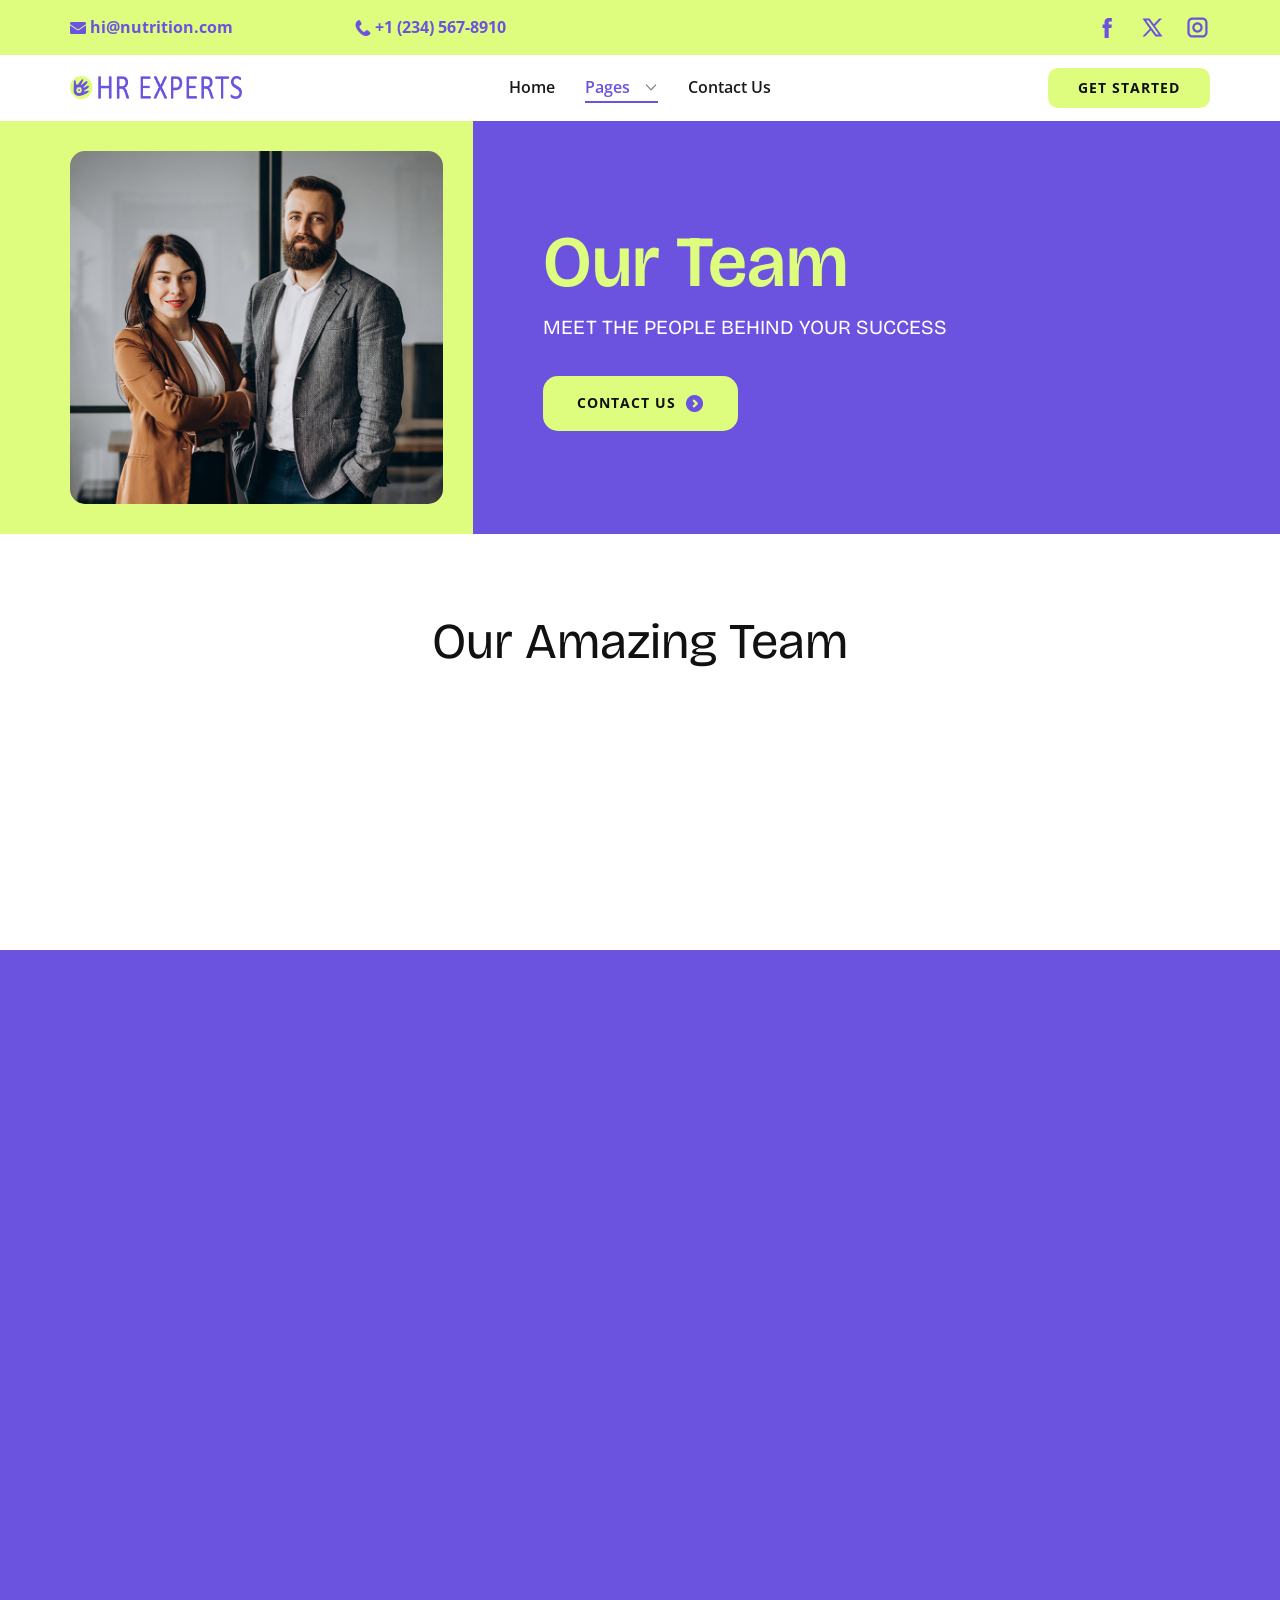
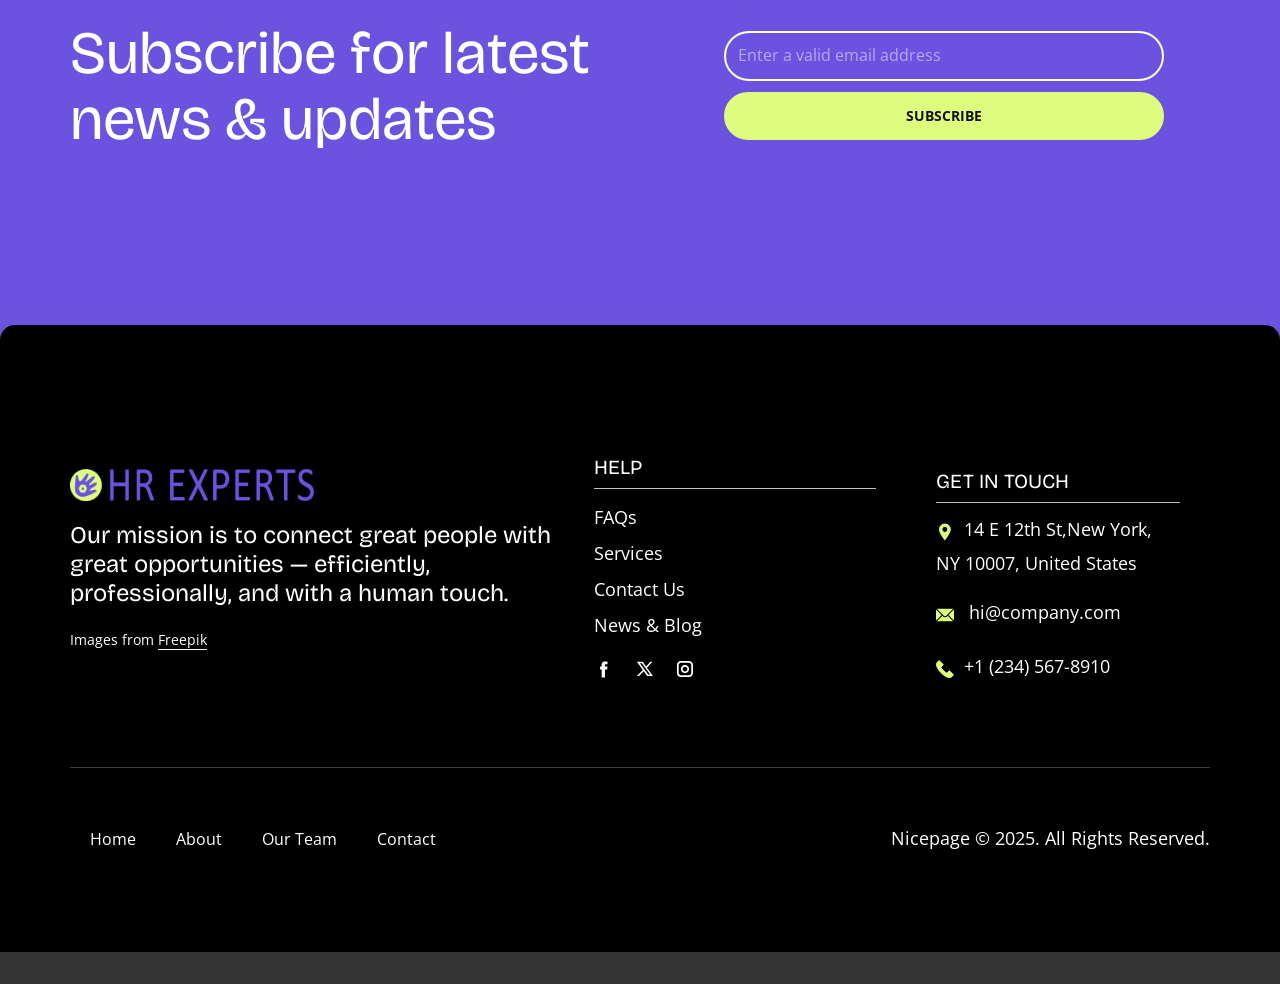
<file: Team.html>
<!DOCTYPE html>
<html style="font-size: 16px;" lang="en"><head>
    <meta name="viewport" content="width=device-width, initial-scale=1.0">
    <meta charset="utf-8">
    <meta name="keywords" content="Our Team​, Our Amazing Team, ​Subscribe for latest news &amp;amp; updates">
    <meta name="description" content="">
    <title>Team</title>
    <link rel="stylesheet" href="nicepage.css" media="screen">
<link rel="stylesheet" href="Team.css" media="screen">
    <script class="u-script" type="text/javascript" src="jquery.js" defer=""></script>
    <script class="u-script" type="text/javascript" src="nicepage.js" defer=""></script>
    <meta name="generator" content="Nicepage 8.4.0, nicepage.com">
    
    
    
    
    
    
    <link id="u-page-google-font" rel="stylesheet" href="https://fonts.googleapis.com/css2?display=swap&amp;family=Open+Sans:ital,wght@0,300;0,400;0,500;0,600;0,700;0,800;1,300;1,400;1,500;1,600;1,700;1,800&amp;family=Bricolage+Grotesque:wght@200;300;400;500;600;700;800">
    <script type="application/ld+json">{
		"@context": "http://schema.org",
		"@type": "Organization",
		"name": "",
		"logo": "images/hr-logo.png",
		"sameAs": [
				"https://facebook.com/name",
				"https://twitter.com/name",
				"https://instagram.com/name",
				"https://facebook.com/name",
				"https://twitter.com/name",
				"https://instagram.com/name"
		]
}</script>
    <meta name="theme-color" content="#defd7f">
    <meta name="twitter:site" content="@">
    <meta name="twitter:card" content="summary_large_image">
    <meta name="twitter:title" content="Team">
    <meta name="twitter:description" content="">
    <meta property="og:title" content="Team">
    <meta property="og:type" content="website">
  <meta name="referrer" content="origin"><meta data-intl-tel-input-cdn-path="intlTelInput/"></head>
  <body data-path-to-root="./" data-include-products="false" class="u-body u-xl-mode" data-lang="en"><header class="u-border-no-bottom u-border-no-left u-border-no-right u-border-no-top u-clearfix u-header u-section-row-container" id="header" style="background-image: none"><div class="u-section-rows">
        <div class="u-clearfix u-palette-1-base u-section-row u-section-row-1">
          <div class="u-clearfix u-sheet u-valign-middle-sm u-valign-middle-xs u-sheet-1">
            <div class="data-layout-selected u-clearfix u-expanded-width u-gutter-0 u-layout-custom-sm u-layout-custom-xs u-layout-wrap u-layout-wrap-1">
              <div class="u-gutter-0 u-layout">
                <div class="u-layout-row">
                  <div class="u-container-align-left u-container-style u-layout-cell u-shape-rectangle u-size-15-lg u-size-15-md u-size-15-xl u-size-30-sm u-size-30-xs u-layout-cell-1">
                    <div class="u-container-layout u-valign-middle u-container-layout-1">
                      <a href="mailto:hi@car.repair.com" class="u-active-none u-align-left u-border-active-palette-1-base u-border-hover-white u-btn u-button-link u-button-style u-hover-none u-none u-text-active-palette-2-dark-3 u-text-hover-palette-2-dark-3 u-text-palette-2-base u-btn-1" data-animation-name="" data-animation-duration="0" data-animation-delay="0" data-animation-direction=""><span class="u-file-icon u-icon u-text-palette-2-base u-icon-1"><img src="images/2099199-a014f34f.png" alt=""></span>&nbsp;hi@nutrition.com
                      </a>
                    </div>
                  </div>
                  <div class="u-container-align-left u-container-style u-layout-cell u-shape-rectangle u-size-17-lg u-size-17-md u-size-17-xl u-size-30-sm u-size-30-xs u-layout-cell-2">
                    <div class="u-container-layout u-valign-middle u-container-layout-2">
                      <a href="tel:+12345678910" class="u-active-none u-align-left u-border-active-palette-1-base u-border-hover-white u-btn u-button-link u-button-style u-hover-none u-none u-text-active-palette-2-dark-3 u-text-hover-palette-2-dark-3 u-text-palette-2-base u-btn-2" data-animation-name="" data-animation-duration="0" data-animation-delay="0" data-animation-direction=""><span class="u-file-icon u-icon u-text-palette-2-base"><img src="images/1257-2ae193ba.png" alt=""></span>&nbsp;​+1 (234) 567-8910
                      </a>
                    </div>
                  </div>
                  <div class="u-container-style u-hidden-sm u-hidden-xs u-layout-cell u-shape-rectangle u-size-16-md u-size-18-lg u-size-18-xl u-size-30-sm u-size-30-xs u-layout-cell-3">
                    <div class="u-container-layout u-container-layout-3"></div>
                  </div>
                  <div class="u-container-align-left-sm u-container-align-left-xs u-container-align-right-lg u-container-align-right-md u-container-align-right-xl u-container-style u-layout-cell u-size-10-lg u-size-10-xl u-size-12-md u-size-30-sm u-size-30-xs u-layout-cell-4">
                    <div class="u-container-layout u-valign-middle u-container-layout-4">
                      <div class="u-social-icons u-social-icons-1">
                        <a class="u-social-url" title="facebook" target="_blank" href="https://facebook.com/name"><span class="u-icon u-social-facebook u-social-icon u-text-palette-2-base u-icon-3"><svg class="u-svg-link" preserveAspectRatio="xMidYMin slice" viewBox="0 0 112 112" style=""><use xlink:href="#svg-e935"></use></svg><svg class="u-svg-content" viewBox="0 0 112 112" x="0" y="0" id="svg-e935"><path fill="currentColor" d="M75.5,28.8H65.4c-1.5,0-4,0.9-4,4.3v9.4h13.9l-1.5,15.8H61.4v45.1H42.8V58.3h-8.8V42.4h8.8V32.2
c0-7.4,3.4-18.8,18.8-18.8h13.8v15.4H75.5z"></path></svg></span>
                        </a>
                        <a class="u-social-url" title="twitter" target="_blank" href="https://twitter.com/name"><span class="u-icon u-social-icon u-social-twitter u-text-palette-2-base u-icon-4"><svg class="u-svg-link" preserveAspectRatio="xMidYMin slice" viewBox="0 0 112.2 112.2" style=""><use xlink:href="#svg-b4b3"></use></svg><svg class="u-svg-content" viewBox="0 0 112.2 112.2" x="0px" y="0px" id="svg-b4b3"><path d="M67.1,49.1L98.6,16h-12L62,42L43.2,16H11l32.8,45.2L11,96h11.6l26.3-27.7L69.1,96H101L67.1,49.1z M55,61.9l-5.1-7L27.5,24.4
	h11.4l17.3,23.8l5.1,7.1l23.4,32.2H73.8L55,61.9z"></path></svg></span>
                        </a>
                        <a class="u-social-url" title="instagram" target="_blank" href="https://instagram.com/name"><span class="u-icon u-social-icon u-social-instagram u-text-palette-2-base u-icon-5"><svg class="u-svg-link" preserveAspectRatio="xMidYMin slice" viewBox="0 0 112 112" style=""><use xlink:href="#svg-f50c"></use></svg><svg class="u-svg-content" viewBox="0 0 112 112" x="0" y="0" id="svg-f50c"><path fill="currentColor" d="M55.9,32.9c-12.8,0-23.2,10.4-23.2,23.2s10.4,23.2,23.2,23.2s23.2-10.4,23.2-23.2S68.7,32.9,55.9,32.9z
	 M55.9,69.4c-7.4,0-13.3-6-13.3-13.3c-0.1-7.4,6-13.3,13.3-13.3s13.3,6,13.3,13.3C69.3,63.5,63.3,69.4,55.9,69.4z"></path><path fill="currentColor" d="M78.2,11H33.5C21,11,10.8,21.3,10.8,33.7v44.7c0,12.6,10.2,22.8,22.7,22.8h44.7c12.6,0,22.7-10.2,22.7-22.7
	V33.7C100.8,21.1,90.6,11,78.2,11z M91,78.4c0,7.1-5.8,12.8-12.8,12.8H33.5c-7.1,0-12.8-5.8-12.8-12.8V33.7
	c0-7.1,5.8-12.8,12.8-12.8h44.7c7.1,0,12.8,5.8,12.8,12.8V78.4z"></path></svg></span>
                        </a>
                      </div>
                    </div>
                  </div>
                </div>
              </div>
            </div>
          </div>
          
          
          
          
          
        </div>
        <div class="u-clearfix u-section-row" data-animation-name="" data-animation-duration="0" data-animation-delay="0" data-animation-direction="">
          <div class="u-clearfix u-sheet u-valign-middle-lg u-valign-middle-md u-valign-middle-sm u-valign-middle-xs u-sheet-2">
            <a href="#" class="u-enable-responsive u-image u-logo u-image-1" data-image-width="1138" data-image-height="149">
              <img src="images/hr-logo.png" class="u-logo-image u-logo-image-1">
            </a>
            <nav class="u-dropdown-icon u-menu u-menu-dropdown u-offcanvas u-menu-1" data-responsive-from="MD" role="navigation">
              <div class="menu-collapse" style="font-size: 1rem; letter-spacing: 0px; font-weight: 600;">
                <a class="u-button-style u-custom-active-border-color u-custom-border u-custom-border-color u-custom-borders u-custom-hover-border-color u-custom-left-right-menu-spacing u-custom-padding-bottom u-custom-text-active-color u-custom-text-color u-custom-text-hover-color u-custom-top-bottom-menu-spacing u-hamburger-link u-nav-link u-text-active-palette-1-dark-3 u-text-hover-palette-1-dark-3 u-text-palette-2-base" href="#" tabindex="-1" aria-label="Open menu" aria-controls="f711">
                  <svg class="u-svg-link" viewBox="0 0 24 24"><use xlink:href="#menu-hamburger"></use></svg>
                  <svg class="u-svg-content" version="1.1" id="menu-hamburger" viewBox="0 0 16 16" x="0px" y="0px" xmlns:xlink="http://www.w3.org/1999/xlink" xmlns="http://www.w3.org/2000/svg"><g><rect y="1" width="16" height="2"></rect><rect y="7" width="16" height="2"></rect><rect y="13" width="16" height="2"></rect>
</g></svg>
                </a>
              </div>
              <div class="u-custom-menu u-nav-container">
                <ul class="u-nav u-spacing-30 u-unstyled u-nav-1" role="menubar"><li role="none" class="u-nav-item"><a role="menuitem" class="u-border-2 u-border-active-palette-2-base u-border-hover-palette-2-base u-border-no-left u-border-no-right u-border-no-top u-button-style u-nav-link u-text-active-palette-2-base u-text-grey-90 u-text-hover-grey-90 u-nav-link-2" href="./">Home</a>
</li><li role="none" class="u-nav-item"><a tabindex="-1" role="menuitem" class="u-border-2 u-border-active-palette-2-base u-border-hover-palette-2-base u-border-no-left u-border-no-right u-border-no-top u-button-style u-nav-link u-text-active-palette-2-base u-text-grey-90 u-text-hover-grey-90 u-nav-link-2" aria-haspopup="true" aria-current="page">Pages</a><div class="u-nav-popup"><ul role="menu" class="u-h-spacing-22 u-nav u-unstyled u-v-spacing-12" aria-label="Pages menu"><li role="none" class="u-nav-item"><a role="menuitem" class="u-active-palette-1-light-3 u-button-style u-hover-palette-1-light-3 u-nav-link u-text-active-palette-2-base u-text-black u-text-hover-palette-2-base u-white" href="About.html">About Us</a>
</li><li role="none" class="u-nav-item"><a role="menuitem" class="u-active-palette-1-light-3 u-button-style u-hover-palette-1-light-3 u-nav-link u-text-active-palette-2-base u-text-black u-text-hover-palette-2-base u-white" href="Services.html">Our Services</a>
</li><li role="none" class="u-nav-item"><a role="menuitem" class="u-active-palette-1-light-3 u-button-style u-hover-palette-1-light-3 u-nav-link u-text-active-palette-2-base u-text-black u-text-hover-palette-2-base u-white" href="FAQ-Page.html">FAQ</a>
</li><li role="none" class="u-nav-item"><a role="menuitem" class="u-active-palette-1-light-3 u-button-style u-hover-palette-1-light-3 u-nav-link u-text-active-palette-2-base u-text-black u-text-hover-palette-2-base u-white" href="Blog.html">Blog Page</a>
</li><li role="none" class="u-nav-item"><a role="menuitem" class="u-active-palette-1-light-3 u-button-style u-hover-palette-1-light-3 u-nav-link u-text-active-palette-2-base u-text-black u-text-hover-palette-2-base u-white" href="Team.html">Our Team</a>
</li></ul>
</div>
</li><li role="none" class="u-nav-item"><a role="menuitem" class="u-border-2 u-border-active-palette-2-base u-border-hover-palette-2-base u-border-no-left u-border-no-right u-border-no-top u-button-style u-nav-link u-text-active-palette-2-base u-text-grey-90 u-text-hover-grey-90 u-nav-link-2" href="Contact.html">Contact Us</a>
</li></ul>
              </div>
              <div class="u-custom-menu u-nav-container-collapse" id="f711" role="region" aria-label="Menu panel">
                <div class="u-black u-container-style u-inner-container-layout u-opacity u-opacity-95 u-sidenav">
                  <div class="u-inner-container-layout u-sidenav-overflow">
                    <div class="u-menu-close" tabindex="-1" aria-label="Close menu"></div>
                    <ul class="u-align-center u-nav u-popupmenu-items u-unstyled u-nav-3" role="menubar"><li role="none" class="u-nav-item"><a role="menuitem" class="u-button-style u-nav-link" href="./">Home</a>
</li><li role="none" class="u-nav-item"><a tabindex="-1" role="menuitem" class="u-button-style u-nav-link" aria-haspopup="true" aria-current="page">Pages</a><div class="u-nav-popup"><ul role="menu" class="u-h-spacing-22 u-nav u-unstyled u-v-spacing-12" aria-label="Pages menu"><li role="none" class="u-nav-item"><a role="menuitem" class="u-button-style u-nav-link" href="About.html">About Us</a>
</li><li role="none" class="u-nav-item"><a role="menuitem" class="u-button-style u-nav-link" href="Services.html">Our Services</a>
</li><li role="none" class="u-nav-item"><a role="menuitem" class="u-button-style u-nav-link" href="FAQ-Page.html">FAQ</a>
</li><li role="none" class="u-nav-item"><a role="menuitem" class="u-button-style u-nav-link" href="Blog.html">Blog Page</a>
</li><li role="none" class="u-nav-item"><a role="menuitem" class="u-button-style u-nav-link" href="Team.html">Our Team</a>
</li></ul>
</div>
</li><li role="none" class="u-nav-item"><a role="menuitem" class="u-button-style u-nav-link" href="Contact.html">Contact Us</a>
</li></ul>
                  </div>
                </div>
                <div class="u-black u-menu-overlay u-opacity u-opacity-70"></div>
              </div>
              <style class="menu-style">@media (max-width: 939px) {
                    [data-responsive-from="MD"] .u-nav-container {
                        display: none;
                    }
                    [data-responsive-from="MD"] .menu-collapse {
                        display: block;
                    }
                }</style>
            </nav>
            <a href="" class="u-align-left-xs u-btn u-btn-round u-button-style u-hover-palette-1-light-1 u-palette-1-base u-radius u-btn-3" data-animation-name="" data-animation-duration="0" data-animation-delay="0" data-animation-direction="">Get Started </a>
          </div>
          
          
          
          
          
        </div>
      </div></header>
    <section class="u-clearfix u-palette-1-base u-valign-middle u-section-1" id="block-1">
      <div class="custom-expanded data-layout-selected u-clearfix u-layout-wrap u-layout-wrap-1">
        <div class="u-layout">
          <div class="u-layout-row">
            <div class="u-container-style u-layout-cell u-palette-1-base u-size-20 u-layout-cell-1">
              <div class="u-container-layout u-valign-top u-container-layout-1">
                <img class="u-expanded-width u-image u-image-round u-radius u-image-1" src="images/business-partners-together-9.jpg" alt="" data-image-width="800" data-image-height="939">
              </div>
            </div>
            <div class="u-container-align-left u-container-style u-layout-cell u-palette-2-base u-shape-rectangle u-size-40 u-layout-cell-2">
              <div class="u-container-layout u-valign-middle u-container-layout-2">
                <h1 class="u-align-left u-text u-text-palette-1-light-1 u-text-1" data-animation-name="customAnimationIn" data-animation-duration="1000" data-animation-delay="200">Our Team </h1>
                <h5 class="u-align-left u-text u-text-2" data-animation-name="customAnimationIn" data-animation-duration="1000" data-animation-delay="200"> Meet the People Behind Your Success</h5>
                <a href="" class="u-active-white u-align-left u-border-none u-btn u-btn-round u-button-style u-hover-white u-palette-1-base u-radius u-btn-1" data-animation-name="customAnimationIn" data-animation-duration="1000" data-animation-delay="200">contact us&nbsp;&nbsp;<span class="u-file-icon u-icon u-text-palette-2-base u-icon-1"><img src="images/327664-f0ff6bb9.png" alt=""></span>
                </a>
              </div>
            </div>
          </div>
        </div>
      </div>
    </section>
    <section class="u-align-center u-clearfix u-container-align-center u-container-align-center-lg u-container-align-center-md u-container-align-center-xl u-palette-2-base u-valign-top-lg u-section-2" id="block-2">
      <div class="custom-expanded u-container-align-center u-container-style u-group u-shape-rectangle u-white u-group-1">
        <div class="u-container-layout u-valign-top u-container-layout-1">
          <h2 class="u-align-center u-text u-text-default u-text-1" data-animation-name="customAnimationIn" data-animation-duration="1000">Our Amazing Team</h2>
        </div>
      </div>
      <div class="u-list u-list-1">
        <div class="u-repeater u-repeater-1">
          <div class="u-container-align-center u-container-style u-list-item u-radius u-repeater-item u-shape-round u-white u-list-item-1" data-animation-name="customAnimationIn" data-animation-duration="1500" data-animation-delay="500">
            <div class="u-container-layout u-similar-container u-valign-top u-container-layout-2">
              <div alt="" class="custom-expanded u-image u-image-circle u-image-1" data-image-width="626" data-image-height="417" data-animation-name="customAnimationIn" data-animation-duration="1250" data-animation-delay="250"></div>
              <h5 class="u-align-center u-text u-text-2">Nat Reynolds</h5>
              <h6 class="u-align-center u-custom-font u-text u-text-font u-text-3"> Worldwide Partner</h6>
              <div class="u-social-icons u-social-icons-1">
                <a class="u-social-url" title="facebook" target="_blank" href="https://facebook.com/name"><span class="u-icon u-icon-circle u-social-facebook u-social-icon u-text-black u-icon-1"><svg class="u-svg-link" preserveAspectRatio="xMidYMin slice" viewBox="0 0 112 112" style=""><use xlink:href="#svg-20a0"></use></svg><svg class="u-svg-content" viewBox="0 0 112 112" x="0" y="0" id="svg-20a0"><path fill="currentColor" d="M75.5,28.8H65.4c-1.5,0-4,0.9-4,4.3v9.4h13.9l-1.5,15.8H61.4v45.1H42.8V58.3h-8.8V42.4h8.8V32.2
	c0-7.4,3.4-18.8,18.8-18.8h13.8v15.4H75.5z"></path></svg></span>
                </a>
                <a class="u-social-url" title="twitter" target="_blank" href="https://twitter.com/name"><span class="u-icon u-icon-circle u-social-icon u-social-twitter u-text-black u-icon-2"><svg class="u-svg-link" preserveAspectRatio="xMidYMin slice" viewBox="0 0 112 112" style=""><use xlink:href="#svg-7f7d"></use></svg><svg class="u-svg-content" viewBox="0 0 112 112" x="0" y="0" id="svg-7f7d"><path fill="currentColor" d="M92.2,38.2c0,0.8,0,1.6,0,2.3c0,24.3-18.6,52.4-52.6,52.4c-10.6,0.1-20.2-2.9-28.5-8.2
	c1.4,0.2,2.9,0.2,4.4,0.2c8.7,0,16.7-2.9,23-7.9c-8.1-0.2-14.9-5.5-17.3-12.8c1.1,0.2,2.4,0.2,3.4,0.2c1.6,0,3.3-0.2,4.8-0.7
	c-8.4-1.6-14.9-9.2-14.9-18c0-0.2,0-0.2,0-0.2c2.5,1.4,5.4,2.2,8.4,2.3c-5-3.3-8.3-8.9-8.3-15.4c0-3.4,1-6.5,2.5-9.2
	c9.1,11.1,22.7,18.5,38,19.2c-0.2-1.4-0.4-2.8-0.4-4.3c0.1-10,8.3-18.2,18.5-18.2c5.4,0,10.1,2.2,13.5,5.7c4.3-0.8,8.1-2.3,11.7-4.5
	c-1.4,4.3-4.3,7.9-8.1,10.1c3.7-0.4,7.3-1.4,10.6-2.9C98.9,32.3,95.7,35.5,92.2,38.2z"></path></svg></span>
                </a>
                <a class="u-social-url" title="instagram" target="_blank" href="https://www.instagram.com/name"><span class="u-icon u-icon-circle u-social-icon u-social-instagram u-text-black u-icon-3"><svg class="u-svg-link" preserveAspectRatio="xMidYMin slice" viewBox="0 0 112 112" style=""><use xlink:href="#svg-70f6"></use></svg><svg class="u-svg-content" viewBox="0 0 112 112" x="0" y="0" id="svg-70f6"><path fill="currentColor" d="M55.9,32.9c-12.8,0-23.2,10.4-23.2,23.2s10.4,23.2,23.2,23.2s23.2-10.4,23.2-23.2S68.7,32.9,55.9,32.9z
	 M55.9,69.4c-7.4,0-13.3-6-13.3-13.3c-0.1-7.4,6-13.3,13.3-13.3s13.3,6,13.3,13.3C69.3,63.5,63.3,69.4,55.9,69.4z"></path><path fill="#FFFFFF" d="M79.7,26.8c-3,0-5.4,2.5-5.4,5.4s2.5,5.4,5.4,5.4c3,0,5.4-2.5,5.4-5.4S82.7,26.8,79.7,26.8z"></path><path fill="currentColor" d="M78.2,11H33.5C21,11,10.8,21.3,10.8,33.7v44.7c0,12.6,10.2,22.8,22.7,22.8h44.7c12.6,0,22.7-10.2,22.7-22.7
	V33.7C100.8,21.1,90.6,11,78.2,11z M91,78.4c0,7.1-5.8,12.8-12.8,12.8H33.5c-7.1,0-12.8-5.8-12.8-12.8V33.7
	c0-7.1,5.8-12.8,12.8-12.8h44.7c7.1,0,12.8,5.8,12.8,12.8V78.4z"></path></svg></span>
                </a>
              </div>
            </div>
          </div>
          <div class="u-container-align-center u-container-style u-list-item u-radius u-repeater-item u-shape-round u-video-cover u-white u-list-item-2" data-animation-name="customAnimationIn" data-animation-duration="1500" data-animation-delay="500">
            <div class="u-container-layout u-similar-container u-valign-top u-container-layout-3">
              <div alt="" class="custom-expanded u-image u-image-circle u-image-2" data-image-width="626" data-image-height="417" data-animation-name="customAnimationIn" data-animation-duration="1250" data-animation-delay="250"></div>
              <h5 class="u-align-center u-text u-text-4"> Jennie Roberts</h5>
              <h6 class="u-align-center u-custom-font u-text u-text-font u-text-5"> Partner</h6>
              <div class="u-social-icons u-social-icons-2">
                <a class="u-social-url" title="facebook" target="_blank" href="https://facebook.com/name"><span class="u-icon u-icon-circle u-social-facebook u-social-icon u-text-black u-icon-4"><svg class="u-svg-link" preserveAspectRatio="xMidYMin slice" viewBox="0 0 112 112" style=""><use xlink:href="#svg-20a0"></use></svg><svg class="u-svg-content" viewBox="0 0 112 112" x="0" y="0" id="svg-20a0"><path fill="currentColor" d="M75.5,28.8H65.4c-1.5,0-4,0.9-4,4.3v9.4h13.9l-1.5,15.8H61.4v45.1H42.8V58.3h-8.8V42.4h8.8V32.2
	c0-7.4,3.4-18.8,18.8-18.8h13.8v15.4H75.5z"></path></svg></span>
                </a>
                <a class="u-social-url" title="twitter" target="_blank" href="https://twitter.com/name"><span class="u-icon u-icon-circle u-social-icon u-social-twitter u-text-black u-icon-5"><svg class="u-svg-link" preserveAspectRatio="xMidYMin slice" viewBox="0 0 112 112" style=""><use xlink:href="#svg-7f7d"></use></svg><svg class="u-svg-content" viewBox="0 0 112 112" x="0" y="0" id="svg-7f7d"><path fill="currentColor" d="M92.2,38.2c0,0.8,0,1.6,0,2.3c0,24.3-18.6,52.4-52.6,52.4c-10.6,0.1-20.2-2.9-28.5-8.2
	c1.4,0.2,2.9,0.2,4.4,0.2c8.7,0,16.7-2.9,23-7.9c-8.1-0.2-14.9-5.5-17.3-12.8c1.1,0.2,2.4,0.2,3.4,0.2c1.6,0,3.3-0.2,4.8-0.7
	c-8.4-1.6-14.9-9.2-14.9-18c0-0.2,0-0.2,0-0.2c2.5,1.4,5.4,2.2,8.4,2.3c-5-3.3-8.3-8.9-8.3-15.4c0-3.4,1-6.5,2.5-9.2
	c9.1,11.1,22.7,18.5,38,19.2c-0.2-1.4-0.4-2.8-0.4-4.3c0.1-10,8.3-18.2,18.5-18.2c5.4,0,10.1,2.2,13.5,5.7c4.3-0.8,8.1-2.3,11.7-4.5
	c-1.4,4.3-4.3,7.9-8.1,10.1c3.7-0.4,7.3-1.4,10.6-2.9C98.9,32.3,95.7,35.5,92.2,38.2z"></path></svg></span>
                </a>
                <a class="u-social-url" title="instagram" target="_blank" href="https://www.instagram.com/name"><span class="u-icon u-icon-circle u-social-icon u-social-instagram u-text-black u-icon-6"><svg class="u-svg-link" preserveAspectRatio="xMidYMin slice" viewBox="0 0 112 112" style=""><use xlink:href="#svg-70f6"></use></svg><svg class="u-svg-content" viewBox="0 0 112 112" x="0" y="0" id="svg-70f6"><path fill="currentColor" d="M55.9,32.9c-12.8,0-23.2,10.4-23.2,23.2s10.4,23.2,23.2,23.2s23.2-10.4,23.2-23.2S68.7,32.9,55.9,32.9z
	 M55.9,69.4c-7.4,0-13.3-6-13.3-13.3c-0.1-7.4,6-13.3,13.3-13.3s13.3,6,13.3,13.3C69.3,63.5,63.3,69.4,55.9,69.4z"></path><path fill="#FFFFFF" d="M79.7,26.8c-3,0-5.4,2.5-5.4,5.4s2.5,5.4,5.4,5.4c3,0,5.4-2.5,5.4-5.4S82.7,26.8,79.7,26.8z"></path><path fill="currentColor" d="M78.2,11H33.5C21,11,10.8,21.3,10.8,33.7v44.7c0,12.6,10.2,22.8,22.7,22.8h44.7c12.6,0,22.7-10.2,22.7-22.7
	V33.7C100.8,21.1,90.6,11,78.2,11z M91,78.4c0,7.1-5.8,12.8-12.8,12.8H33.5c-7.1,0-12.8-5.8-12.8-12.8V33.7
	c0-7.1,5.8-12.8,12.8-12.8h44.7c7.1,0,12.8,5.8,12.8,12.8V78.4z"></path></svg></span>
                </a>
              </div>
            </div>
          </div>
          <div class="u-container-align-center u-container-style u-list-item u-radius u-repeater-item u-shape-round u-video-cover u-white u-list-item-3" data-animation-name="customAnimationIn" data-animation-duration="1500" data-animation-delay="500">
            <div class="u-container-layout u-similar-container u-valign-top u-container-layout-4">
              <div alt="" class="custom-expanded u-image u-image-circle u-image-3" data-image-width="626" data-image-height="417" data-animation-name="customAnimationIn" data-animation-duration="1250" data-animation-delay="250"></div>
              <h5 class="u-align-center u-text u-text-6"> Ann Richmond</h5>
              <h6 class="u-align-center u-custom-font u-text u-text-font u-text-7"> Partner</h6>
              <div class="u-social-icons u-social-icons-3">
                <a class="u-social-url" title="facebook" target="_blank" href="https://facebook.com/name"><span class="u-icon u-icon-circle u-social-facebook u-social-icon u-text-black u-icon-7"><svg class="u-svg-link" preserveAspectRatio="xMidYMin slice" viewBox="0 0 112 112" style=""><use xlink:href="#svg-20a0"></use></svg><svg class="u-svg-content" viewBox="0 0 112 112" x="0" y="0" id="svg-20a0"><path fill="currentColor" d="M75.5,28.8H65.4c-1.5,0-4,0.9-4,4.3v9.4h13.9l-1.5,15.8H61.4v45.1H42.8V58.3h-8.8V42.4h8.8V32.2
	c0-7.4,3.4-18.8,18.8-18.8h13.8v15.4H75.5z"></path></svg></span>
                </a>
                <a class="u-social-url" title="twitter" target="_blank" href="https://twitter.com/name"><span class="u-icon u-icon-circle u-social-icon u-social-twitter u-text-black u-icon-8"><svg class="u-svg-link" preserveAspectRatio="xMidYMin slice" viewBox="0 0 112 112" style=""><use xlink:href="#svg-7f7d"></use></svg><svg class="u-svg-content" viewBox="0 0 112 112" x="0" y="0" id="svg-7f7d"><path fill="currentColor" d="M92.2,38.2c0,0.8,0,1.6,0,2.3c0,24.3-18.6,52.4-52.6,52.4c-10.6,0.1-20.2-2.9-28.5-8.2
	c1.4,0.2,2.9,0.2,4.4,0.2c8.7,0,16.7-2.9,23-7.9c-8.1-0.2-14.9-5.5-17.3-12.8c1.1,0.2,2.4,0.2,3.4,0.2c1.6,0,3.3-0.2,4.8-0.7
	c-8.4-1.6-14.9-9.2-14.9-18c0-0.2,0-0.2,0-0.2c2.5,1.4,5.4,2.2,8.4,2.3c-5-3.3-8.3-8.9-8.3-15.4c0-3.4,1-6.5,2.5-9.2
	c9.1,11.1,22.7,18.5,38,19.2c-0.2-1.4-0.4-2.8-0.4-4.3c0.1-10,8.3-18.2,18.5-18.2c5.4,0,10.1,2.2,13.5,5.7c4.3-0.8,8.1-2.3,11.7-4.5
	c-1.4,4.3-4.3,7.9-8.1,10.1c3.7-0.4,7.3-1.4,10.6-2.9C98.9,32.3,95.7,35.5,92.2,38.2z"></path></svg></span>
                </a>
                <a class="u-social-url" title="instagram" target="_blank" href="https://www.instagram.com/name"><span class="u-icon u-icon-circle u-social-icon u-social-instagram u-text-black u-icon-9"><svg class="u-svg-link" preserveAspectRatio="xMidYMin slice" viewBox="0 0 112 112" style=""><use xlink:href="#svg-70f6"></use></svg><svg class="u-svg-content" viewBox="0 0 112 112" x="0" y="0" id="svg-70f6"><path fill="currentColor" d="M55.9,32.9c-12.8,0-23.2,10.4-23.2,23.2s10.4,23.2,23.2,23.2s23.2-10.4,23.2-23.2S68.7,32.9,55.9,32.9z
	 M55.9,69.4c-7.4,0-13.3-6-13.3-13.3c-0.1-7.4,6-13.3,13.3-13.3s13.3,6,13.3,13.3C69.3,63.5,63.3,69.4,55.9,69.4z"></path><path fill="#FFFFFF" d="M79.7,26.8c-3,0-5.4,2.5-5.4,5.4s2.5,5.4,5.4,5.4c3,0,5.4-2.5,5.4-5.4S82.7,26.8,79.7,26.8z"></path><path fill="currentColor" d="M78.2,11H33.5C21,11,10.8,21.3,10.8,33.7v44.7c0,12.6,10.2,22.8,22.7,22.8h44.7c12.6,0,22.7-10.2,22.7-22.7
	V33.7C100.8,21.1,90.6,11,78.2,11z M91,78.4c0,7.1-5.8,12.8-12.8,12.8H33.5c-7.1,0-12.8-5.8-12.8-12.8V33.7
	c0-7.1,5.8-12.8,12.8-12.8h44.7c7.1,0,12.8,5.8,12.8,12.8V78.4z"></path></svg></span>
                </a>
              </div>
            </div>
          </div>
          <div class="u-container-align-center u-container-style u-list-item u-radius u-repeater-item u-shape-round u-video-cover u-white u-list-item-4" data-animation-name="customAnimationIn" data-animation-duration="1500" data-animation-delay="500">
            <div class="u-container-layout u-similar-container u-valign-top u-container-layout-5">
              <div alt="" class="custom-expanded u-image u-image-circle u-image-4" data-image-width="626" data-image-height="417" data-animation-name="customAnimationIn" data-animation-duration="1250" data-animation-delay="250"></div>
              <h5 class="u-align-center u-text u-text-8"> James Oliver</h5>
              <h6 class="u-align-center u-custom-font u-text u-text-font u-text-9"> Associate Partner</h6>
              <div class="u-social-icons u-social-icons-4">
                <a class="u-social-url" title="facebook" target="_blank" href="https://facebook.com/name"><span class="u-icon u-icon-circle u-social-facebook u-social-icon u-text-black u-icon-10"><svg class="u-svg-link" preserveAspectRatio="xMidYMin slice" viewBox="0 0 112 112" style=""><use xlink:href="#svg-20a0"></use></svg><svg class="u-svg-content" viewBox="0 0 112 112" x="0" y="0" id="svg-20a0"><path fill="currentColor" d="M75.5,28.8H65.4c-1.5,0-4,0.9-4,4.3v9.4h13.9l-1.5,15.8H61.4v45.1H42.8V58.3h-8.8V42.4h8.8V32.2
	c0-7.4,3.4-18.8,18.8-18.8h13.8v15.4H75.5z"></path></svg></span>
                </a>
                <a class="u-social-url" title="twitter" target="_blank" href="https://twitter.com/name"><span class="u-icon u-icon-circle u-social-icon u-social-twitter u-text-black u-icon-11"><svg class="u-svg-link" preserveAspectRatio="xMidYMin slice" viewBox="0 0 112 112" style=""><use xlink:href="#svg-7f7d"></use></svg><svg class="u-svg-content" viewBox="0 0 112 112" x="0" y="0" id="svg-7f7d"><path fill="currentColor" d="M92.2,38.2c0,0.8,0,1.6,0,2.3c0,24.3-18.6,52.4-52.6,52.4c-10.6,0.1-20.2-2.9-28.5-8.2
	c1.4,0.2,2.9,0.2,4.4,0.2c8.7,0,16.7-2.9,23-7.9c-8.1-0.2-14.9-5.5-17.3-12.8c1.1,0.2,2.4,0.2,3.4,0.2c1.6,0,3.3-0.2,4.8-0.7
	c-8.4-1.6-14.9-9.2-14.9-18c0-0.2,0-0.2,0-0.2c2.5,1.4,5.4,2.2,8.4,2.3c-5-3.3-8.3-8.9-8.3-15.4c0-3.4,1-6.5,2.5-9.2
	c9.1,11.1,22.7,18.5,38,19.2c-0.2-1.4-0.4-2.8-0.4-4.3c0.1-10,8.3-18.2,18.5-18.2c5.4,0,10.1,2.2,13.5,5.7c4.3-0.8,8.1-2.3,11.7-4.5
	c-1.4,4.3-4.3,7.9-8.1,10.1c3.7-0.4,7.3-1.4,10.6-2.9C98.9,32.3,95.7,35.5,92.2,38.2z"></path></svg></span>
                </a>
                <a class="u-social-url" title="instagram" target="_blank" href="https://www.instagram.com/name"><span class="u-icon u-icon-circle u-social-icon u-social-instagram u-text-black u-icon-12"><svg class="u-svg-link" preserveAspectRatio="xMidYMin slice" viewBox="0 0 112 112" style=""><use xlink:href="#svg-70f6"></use></svg><svg class="u-svg-content" viewBox="0 0 112 112" x="0" y="0" id="svg-70f6"><path fill="currentColor" d="M55.9,32.9c-12.8,0-23.2,10.4-23.2,23.2s10.4,23.2,23.2,23.2s23.2-10.4,23.2-23.2S68.7,32.9,55.9,32.9z
	 M55.9,69.4c-7.4,0-13.3-6-13.3-13.3c-0.1-7.4,6-13.3,13.3-13.3s13.3,6,13.3,13.3C69.3,63.5,63.3,69.4,55.9,69.4z"></path><path fill="#FFFFFF" d="M79.7,26.8c-3,0-5.4,2.5-5.4,5.4s2.5,5.4,5.4,5.4c3,0,5.4-2.5,5.4-5.4S82.7,26.8,79.7,26.8z"></path><path fill="currentColor" d="M78.2,11H33.5C21,11,10.8,21.3,10.8,33.7v44.7c0,12.6,10.2,22.8,22.7,22.8h44.7c12.6,0,22.7-10.2,22.7-22.7
	V33.7C100.8,21.1,90.6,11,78.2,11z M91,78.4c0,7.1-5.8,12.8-12.8,12.8H33.5c-7.1,0-12.8-5.8-12.8-12.8V33.7
	c0-7.1,5.8-12.8,12.8-12.8h44.7c7.1,0,12.8,5.8,12.8,12.8V78.4z"></path></svg></span>
                </a>
              </div>
            </div>
          </div>
          <div class="u-container-align-center u-container-style u-list-item u-radius u-repeater-item u-shape-round u-video-cover u-white u-list-item-5" data-animation-name="customAnimationIn" data-animation-duration="1500" data-animation-delay="500">
            <div class="u-container-layout u-similar-container u-valign-top u-container-layout-6">
              <div alt="" class="custom-expanded u-image u-image-circle u-image-5" data-image-width="626" data-image-height="417" data-animation-name="customAnimationIn" data-animation-duration="1250" data-animation-delay="250"></div>
              <h5 class="u-align-center u-text u-text-10"> Monica Pouli</h5>
              <h6 class="u-align-center u-custom-font u-text u-text-font u-text-11">Creative Leader</h6>
              <div class="u-social-icons u-social-icons-5">
                <a class="u-social-url" title="facebook" target="_blank" href="https://facebook.com/name"><span class="u-icon u-icon-circle u-social-facebook u-social-icon u-text-black u-icon-13"><svg class="u-svg-link" preserveAspectRatio="xMidYMin slice" viewBox="0 0 112 112" style=""><use xlink:href="#svg-20a0"></use></svg><svg class="u-svg-content" viewBox="0 0 112 112" x="0" y="0" id="svg-20a0"><path fill="currentColor" d="M75.5,28.8H65.4c-1.5,0-4,0.9-4,4.3v9.4h13.9l-1.5,15.8H61.4v45.1H42.8V58.3h-8.8V42.4h8.8V32.2
	c0-7.4,3.4-18.8,18.8-18.8h13.8v15.4H75.5z"></path></svg></span>
                </a>
                <a class="u-social-url" title="twitter" target="_blank" href="https://twitter.com/name"><span class="u-icon u-icon-circle u-social-icon u-social-twitter u-text-black u-icon-14"><svg class="u-svg-link" preserveAspectRatio="xMidYMin slice" viewBox="0 0 112 112" style=""><use xlink:href="#svg-7f7d"></use></svg><svg class="u-svg-content" viewBox="0 0 112 112" x="0" y="0" id="svg-7f7d"><path fill="currentColor" d="M92.2,38.2c0,0.8,0,1.6,0,2.3c0,24.3-18.6,52.4-52.6,52.4c-10.6,0.1-20.2-2.9-28.5-8.2
	c1.4,0.2,2.9,0.2,4.4,0.2c8.7,0,16.7-2.9,23-7.9c-8.1-0.2-14.9-5.5-17.3-12.8c1.1,0.2,2.4,0.2,3.4,0.2c1.6,0,3.3-0.2,4.8-0.7
	c-8.4-1.6-14.9-9.2-14.9-18c0-0.2,0-0.2,0-0.2c2.5,1.4,5.4,2.2,8.4,2.3c-5-3.3-8.3-8.9-8.3-15.4c0-3.4,1-6.5,2.5-9.2
	c9.1,11.1,22.7,18.5,38,19.2c-0.2-1.4-0.4-2.8-0.4-4.3c0.1-10,8.3-18.2,18.5-18.2c5.4,0,10.1,2.2,13.5,5.7c4.3-0.8,8.1-2.3,11.7-4.5
	c-1.4,4.3-4.3,7.9-8.1,10.1c3.7-0.4,7.3-1.4,10.6-2.9C98.9,32.3,95.7,35.5,92.2,38.2z"></path></svg></span>
                </a>
                <a class="u-social-url" title="instagram" target="_blank" href="https://www.instagram.com/name"><span class="u-icon u-icon-circle u-social-icon u-social-instagram u-text-black u-icon-15"><svg class="u-svg-link" preserveAspectRatio="xMidYMin slice" viewBox="0 0 112 112" style=""><use xlink:href="#svg-70f6"></use></svg><svg class="u-svg-content" viewBox="0 0 112 112" x="0" y="0" id="svg-70f6"><path fill="currentColor" d="M55.9,32.9c-12.8,0-23.2,10.4-23.2,23.2s10.4,23.2,23.2,23.2s23.2-10.4,23.2-23.2S68.7,32.9,55.9,32.9z
	 M55.9,69.4c-7.4,0-13.3-6-13.3-13.3c-0.1-7.4,6-13.3,13.3-13.3s13.3,6,13.3,13.3C69.3,63.5,63.3,69.4,55.9,69.4z"></path><path fill="#FFFFFF" d="M79.7,26.8c-3,0-5.4,2.5-5.4,5.4s2.5,5.4,5.4,5.4c3,0,5.4-2.5,5.4-5.4S82.7,26.8,79.7,26.8z"></path><path fill="currentColor" d="M78.2,11H33.5C21,11,10.8,21.3,10.8,33.7v44.7c0,12.6,10.2,22.8,22.7,22.8h44.7c12.6,0,22.7-10.2,22.7-22.7
	V33.7C100.8,21.1,90.6,11,78.2,11z M91,78.4c0,7.1-5.8,12.8-12.8,12.8H33.5c-7.1,0-12.8-5.8-12.8-12.8V33.7
	c0-7.1,5.8-12.8,12.8-12.8h44.7c7.1,0,12.8,5.8,12.8,12.8V78.4z"></path></svg></span>
                </a>
              </div>
            </div>
          </div>
          <div class="u-container-align-center u-container-style u-list-item u-radius u-repeater-item u-shape-round u-video-cover u-white u-list-item-6" data-animation-name="customAnimationIn" data-animation-duration="1500" data-animation-delay="500">
            <div class="u-container-layout u-similar-container u-valign-top u-container-layout-7">
              <div alt="" class="custom-expanded u-image u-image-circle u-image-6" data-image-width="626" data-image-height="417" data-animation-name="customAnimationIn" data-animation-duration="1250" data-animation-delay="250"></div>
              <h5 class="u-align-center u-text u-text-12"> Walter Lilly</h5>
              <h6 class="u-align-center u-custom-font u-text u-text-font u-text-13"> Marketing Manager</h6>
              <div class="u-social-icons u-social-icons-6">
                <a class="u-social-url" title="facebook" target="_blank" href="https://facebook.com/name"><span class="u-icon u-icon-circle u-social-facebook u-social-icon u-text-black u-icon-16"><svg class="u-svg-link" preserveAspectRatio="xMidYMin slice" viewBox="0 0 112 112" style=""><use xlink:href="#svg-20a0"></use></svg><svg class="u-svg-content" viewBox="0 0 112 112" x="0" y="0" id="svg-20a0"><path fill="currentColor" d="M75.5,28.8H65.4c-1.5,0-4,0.9-4,4.3v9.4h13.9l-1.5,15.8H61.4v45.1H42.8V58.3h-8.8V42.4h8.8V32.2
	c0-7.4,3.4-18.8,18.8-18.8h13.8v15.4H75.5z"></path></svg></span>
                </a>
                <a class="u-social-url" title="twitter" target="_blank" href="https://twitter.com/name"><span class="u-icon u-icon-circle u-social-icon u-social-twitter u-text-black u-icon-17"><svg class="u-svg-link" preserveAspectRatio="xMidYMin slice" viewBox="0 0 112 112" style=""><use xlink:href="#svg-7f7d"></use></svg><svg class="u-svg-content" viewBox="0 0 112 112" x="0" y="0" id="svg-7f7d"><path fill="currentColor" d="M92.2,38.2c0,0.8,0,1.6,0,2.3c0,24.3-18.6,52.4-52.6,52.4c-10.6,0.1-20.2-2.9-28.5-8.2
	c1.4,0.2,2.9,0.2,4.4,0.2c8.7,0,16.7-2.9,23-7.9c-8.1-0.2-14.9-5.5-17.3-12.8c1.1,0.2,2.4,0.2,3.4,0.2c1.6,0,3.3-0.2,4.8-0.7
	c-8.4-1.6-14.9-9.2-14.9-18c0-0.2,0-0.2,0-0.2c2.5,1.4,5.4,2.2,8.4,2.3c-5-3.3-8.3-8.9-8.3-15.4c0-3.4,1-6.5,2.5-9.2
	c9.1,11.1,22.7,18.5,38,19.2c-0.2-1.4-0.4-2.8-0.4-4.3c0.1-10,8.3-18.2,18.5-18.2c5.4,0,10.1,2.2,13.5,5.7c4.3-0.8,8.1-2.3,11.7-4.5
	c-1.4,4.3-4.3,7.9-8.1,10.1c3.7-0.4,7.3-1.4,10.6-2.9C98.9,32.3,95.7,35.5,92.2,38.2z"></path></svg></span>
                </a>
                <a class="u-social-url" title="instagram" target="_blank" href="https://www.instagram.com/name"><span class="u-icon u-icon-circle u-social-icon u-social-instagram u-text-black u-icon-18"><svg class="u-svg-link" preserveAspectRatio="xMidYMin slice" viewBox="0 0 112 112" style=""><use xlink:href="#svg-70f6"></use></svg><svg class="u-svg-content" viewBox="0 0 112 112" x="0" y="0" id="svg-70f6"><path fill="currentColor" d="M55.9,32.9c-12.8,0-23.2,10.4-23.2,23.2s10.4,23.2,23.2,23.2s23.2-10.4,23.2-23.2S68.7,32.9,55.9,32.9z
	 M55.9,69.4c-7.4,0-13.3-6-13.3-13.3c-0.1-7.4,6-13.3,13.3-13.3s13.3,6,13.3,13.3C69.3,63.5,63.3,69.4,55.9,69.4z"></path><path fill="#FFFFFF" d="M79.7,26.8c-3,0-5.4,2.5-5.4,5.4s2.5,5.4,5.4,5.4c3,0,5.4-2.5,5.4-5.4S82.7,26.8,79.7,26.8z"></path><path fill="currentColor" d="M78.2,11H33.5C21,11,10.8,21.3,10.8,33.7v44.7c0,12.6,10.2,22.8,22.7,22.8h44.7c12.6,0,22.7-10.2,22.7-22.7
	V33.7C100.8,21.1,90.6,11,78.2,11z M91,78.4c0,7.1-5.8,12.8-12.8,12.8H33.5c-7.1,0-12.8-5.8-12.8-12.8V33.7
	c0-7.1,5.8-12.8,12.8-12.8h44.7c7.1,0,12.8,5.8,12.8,12.8V78.4z"></path></svg></span>
                </a>
              </div>
            </div>
          </div>
          <div class="u-container-align-center u-container-style u-list-item u-radius u-repeater-item u-shape-round u-video-cover u-white u-list-item-7" data-animation-name="customAnimationIn" data-animation-duration="1500" data-animation-delay="500">
            <div class="u-container-layout u-similar-container u-valign-top u-container-layout-8">
              <div alt="" class="custom-expanded u-image u-image-circle u-image-7" data-image-width="626" data-image-height="417" data-animation-name="customAnimationIn" data-animation-duration="1250" data-animation-delay="250"></div>
              <h5 class="u-align-center u-text u-text-14">Bob Wilson</h5>
              <h6 class="u-align-center u-custom-font u-text u-text-font u-text-15"> Territory Manager</h6>
              <div class="u-social-icons u-social-icons-7">
                <a class="u-social-url" title="facebook" target="_blank" href="https://facebook.com/name"><span class="u-icon u-icon-circle u-social-facebook u-social-icon u-text-black u-icon-19"><svg class="u-svg-link" preserveAspectRatio="xMidYMin slice" viewBox="0 0 112 112" style=""><use xlink:href="#svg-20a0"></use></svg><svg class="u-svg-content" viewBox="0 0 112 112" x="0" y="0" id="svg-20a0"><path fill="currentColor" d="M75.5,28.8H65.4c-1.5,0-4,0.9-4,4.3v9.4h13.9l-1.5,15.8H61.4v45.1H42.8V58.3h-8.8V42.4h8.8V32.2
	c0-7.4,3.4-18.8,18.8-18.8h13.8v15.4H75.5z"></path></svg></span>
                </a>
                <a class="u-social-url" title="twitter" target="_blank" href="https://twitter.com/name"><span class="u-icon u-icon-circle u-social-icon u-social-twitter u-text-black u-icon-20"><svg class="u-svg-link" preserveAspectRatio="xMidYMin slice" viewBox="0 0 112 112" style=""><use xlink:href="#svg-7f7d"></use></svg><svg class="u-svg-content" viewBox="0 0 112 112" x="0" y="0" id="svg-7f7d"><path fill="currentColor" d="M92.2,38.2c0,0.8,0,1.6,0,2.3c0,24.3-18.6,52.4-52.6,52.4c-10.6,0.1-20.2-2.9-28.5-8.2
	c1.4,0.2,2.9,0.2,4.4,0.2c8.7,0,16.7-2.9,23-7.9c-8.1-0.2-14.9-5.5-17.3-12.8c1.1,0.2,2.4,0.2,3.4,0.2c1.6,0,3.3-0.2,4.8-0.7
	c-8.4-1.6-14.9-9.2-14.9-18c0-0.2,0-0.2,0-0.2c2.5,1.4,5.4,2.2,8.4,2.3c-5-3.3-8.3-8.9-8.3-15.4c0-3.4,1-6.5,2.5-9.2
	c9.1,11.1,22.7,18.5,38,19.2c-0.2-1.4-0.4-2.8-0.4-4.3c0.1-10,8.3-18.2,18.5-18.2c5.4,0,10.1,2.2,13.5,5.7c4.3-0.8,8.1-2.3,11.7-4.5
	c-1.4,4.3-4.3,7.9-8.1,10.1c3.7-0.4,7.3-1.4,10.6-2.9C98.9,32.3,95.7,35.5,92.2,38.2z"></path></svg></span>
                </a>
                <a class="u-social-url" title="instagram" target="_blank" href="https://www.instagram.com/name"><span class="u-icon u-icon-circle u-social-icon u-social-instagram u-text-black u-icon-21"><svg class="u-svg-link" preserveAspectRatio="xMidYMin slice" viewBox="0 0 112 112" style=""><use xlink:href="#svg-70f6"></use></svg><svg class="u-svg-content" viewBox="0 0 112 112" x="0" y="0" id="svg-70f6"><path fill="currentColor" d="M55.9,32.9c-12.8,0-23.2,10.4-23.2,23.2s10.4,23.2,23.2,23.2s23.2-10.4,23.2-23.2S68.7,32.9,55.9,32.9z
	 M55.9,69.4c-7.4,0-13.3-6-13.3-13.3c-0.1-7.4,6-13.3,13.3-13.3s13.3,6,13.3,13.3C69.3,63.5,63.3,69.4,55.9,69.4z"></path><path fill="#FFFFFF" d="M79.7,26.8c-3,0-5.4,2.5-5.4,5.4s2.5,5.4,5.4,5.4c3,0,5.4-2.5,5.4-5.4S82.7,26.8,79.7,26.8z"></path><path fill="currentColor" d="M78.2,11H33.5C21,11,10.8,21.3,10.8,33.7v44.7c0,12.6,10.2,22.8,22.7,22.8h44.7c12.6,0,22.7-10.2,22.7-22.7
	V33.7C100.8,21.1,90.6,11,78.2,11z M91,78.4c0,7.1-5.8,12.8-12.8,12.8H33.5c-7.1,0-12.8-5.8-12.8-12.8V33.7
	c0-7.1,5.8-12.8,12.8-12.8h44.7c7.1,0,12.8,5.8,12.8,12.8V78.4z"></path></svg></span>
                </a>
              </div>
            </div>
          </div>
          <div class="u-container-align-center u-container-style u-list-item u-radius u-repeater-item u-shape-round u-video-cover u-white u-list-item-8" data-animation-name="customAnimationIn" data-animation-duration="1500" data-animation-delay="500">
            <div class="u-container-layout u-similar-container u-valign-top u-container-layout-9">
              <div alt="" class="custom-expanded u-image u-image-circle u-image-8" data-image-width="626" data-image-height="417" data-animation-name="customAnimationIn" data-animation-duration="1250" data-animation-delay="250"></div>
              <h5 class="u-align-center u-text u-text-16">Mila Carvalho</h5>
              <h6 class="u-align-center u-custom-font u-text u-text-font u-text-17"> Human Resources Manager</h6>
              <div class="u-social-icons u-social-icons-8">
                <a class="u-social-url" title="facebook" target="_blank" href="https://facebook.com/name"><span class="u-icon u-icon-circle u-social-facebook u-social-icon u-text-black u-icon-22"><svg class="u-svg-link" preserveAspectRatio="xMidYMin slice" viewBox="0 0 112 112" style=""><use xlink:href="#svg-20a0"></use></svg><svg class="u-svg-content" viewBox="0 0 112 112" x="0" y="0" id="svg-20a0"><path fill="currentColor" d="M75.5,28.8H65.4c-1.5,0-4,0.9-4,4.3v9.4h13.9l-1.5,15.8H61.4v45.1H42.8V58.3h-8.8V42.4h8.8V32.2
	c0-7.4,3.4-18.8,18.8-18.8h13.8v15.4H75.5z"></path></svg></span>
                </a>
                <a class="u-social-url" title="twitter" target="_blank" href="https://twitter.com/name"><span class="u-icon u-icon-circle u-social-icon u-social-twitter u-text-black u-icon-23"><svg class="u-svg-link" preserveAspectRatio="xMidYMin slice" viewBox="0 0 112 112" style=""><use xlink:href="#svg-7f7d"></use></svg><svg class="u-svg-content" viewBox="0 0 112 112" x="0" y="0" id="svg-7f7d"><path fill="currentColor" d="M92.2,38.2c0,0.8,0,1.6,0,2.3c0,24.3-18.6,52.4-52.6,52.4c-10.6,0.1-20.2-2.9-28.5-8.2
	c1.4,0.2,2.9,0.2,4.4,0.2c8.7,0,16.7-2.9,23-7.9c-8.1-0.2-14.9-5.5-17.3-12.8c1.1,0.2,2.4,0.2,3.4,0.2c1.6,0,3.3-0.2,4.8-0.7
	c-8.4-1.6-14.9-9.2-14.9-18c0-0.2,0-0.2,0-0.2c2.5,1.4,5.4,2.2,8.4,2.3c-5-3.3-8.3-8.9-8.3-15.4c0-3.4,1-6.5,2.5-9.2
	c9.1,11.1,22.7,18.5,38,19.2c-0.2-1.4-0.4-2.8-0.4-4.3c0.1-10,8.3-18.2,18.5-18.2c5.4,0,10.1,2.2,13.5,5.7c4.3-0.8,8.1-2.3,11.7-4.5
	c-1.4,4.3-4.3,7.9-8.1,10.1c3.7-0.4,7.3-1.4,10.6-2.9C98.9,32.3,95.7,35.5,92.2,38.2z"></path></svg></span>
                </a>
                <a class="u-social-url" title="instagram" target="_blank" href="https://www.instagram.com/name"><span class="u-icon u-icon-circle u-social-icon u-social-instagram u-text-black u-icon-24"><svg class="u-svg-link" preserveAspectRatio="xMidYMin slice" viewBox="0 0 112 112" style=""><use xlink:href="#svg-70f6"></use></svg><svg class="u-svg-content" viewBox="0 0 112 112" x="0" y="0" id="svg-70f6"><path fill="currentColor" d="M55.9,32.9c-12.8,0-23.2,10.4-23.2,23.2s10.4,23.2,23.2,23.2s23.2-10.4,23.2-23.2S68.7,32.9,55.9,32.9z
	 M55.9,69.4c-7.4,0-13.3-6-13.3-13.3c-0.1-7.4,6-13.3,13.3-13.3s13.3,6,13.3,13.3C69.3,63.5,63.3,69.4,55.9,69.4z"></path><path fill="#FFFFFF" d="M79.7,26.8c-3,0-5.4,2.5-5.4,5.4s2.5,5.4,5.4,5.4c3,0,5.4-2.5,5.4-5.4S82.7,26.8,79.7,26.8z"></path><path fill="currentColor" d="M78.2,11H33.5C21,11,10.8,21.3,10.8,33.7v44.7c0,12.6,10.2,22.8,22.7,22.8h44.7c12.6,0,22.7-10.2,22.7-22.7
	V33.7C100.8,21.1,90.6,11,78.2,11z M91,78.4c0,7.1-5.8,12.8-12.8,12.8H33.5c-7.1,0-12.8-5.8-12.8-12.8V33.7
	c0-7.1,5.8-12.8,12.8-12.8h44.7c7.1,0,12.8,5.8,12.8,12.8V78.4z"></path></svg></span>
                </a>
              </div>
            </div>
          </div>
        </div>
      </div>
    </section>
    <section class="u-clearfix u-container-align-center u-palette-2-base u-valign-middle u-section-3" id="block-3">
      <div class="custom-expanded data-layout-selected u-clearfix u-gutter-0 u-layout-wrap u-layout-wrap-1">
        <div class="u-layout">
          <div class="u-layout-row">
            <div class="u-container-align-center-md u-container-align-center-sm u-container-align-center-xs u-container-align-left-lg u-container-align-left-xl u-container-style u-layout-cell u-palette-2-base u-size-32-lg u-size-32-xl u-size-60-md u-size-60-sm u-size-60-xs u-layout-cell-1">
              <div class="u-container-layout u-valign-middle u-container-layout-1">
                <h2 class="u-align-center-md u-align-center-sm u-align-center-xs u-align-left-lg u-align-left-xl u-text u-text-1"> Subscribe for latest news &amp; updates</h2>
              </div>
            </div>
            <div class="u-container-align-center u-container-style u-layout-cell u-palette-2-base u-size-28-lg u-size-28-xl u-size-60-md u-size-60-sm u-size-60-xs u-layout-cell-2">
              <div class="u-container-layout u-valign-middle u-container-layout-2">
                <div class="custom-expanded u-form u-form-1">
                  <form action="https://service.nicepagesrv.com/form/v4/form-process" class="u-clearfix u-form-spacing-10 u-form-vertical u-inner-form" source="email" name="form" style="padding: 10px;">
                    <div class="u-form-email u-form-group u-label-none">
                      <label for="email-a0ad" class="u-label">Email</label>
                      <input type="email" placeholder="Enter a valid email address" id="email-a0ad" name="email" class="u-border-2 u-border-white u-input u-input-rectangle u-none u-radius u-input-1" required="">
                    </div>
                    <div class="u-align-left u-form-group u-form-submit u-label-none">
                      <a href="#" class="u-active-palette-2-base u-border-2 u-border-active-palette-1-base u-border-hover-palette-1-base u-border-palette-1-base u-btn u-btn-round u-btn-submit u-button-style u-hover-palette-2-base u-palette-1-base u-radius u-text-hover-white u-btn-1"> Subscribe</a>
                      <input type="submit" value="submit" class="u-form-control-hidden">
                    </div>
                    <div class="u-form-send-message u-form-send-success">Thank you! Your message has been sent.</div>
                    <div class="u-form-send-error u-form-send-message">Unable to send your message. Please fix errors then try again.</div>
                    <input type="hidden" value="" name="recaptchaResponse">
                    <input type="hidden" name="formServices" value="">
                  </form>
                </div>
              </div>
            </div>
          </div>
        </div>
      </div>
    </section>
    <section class="u-clearfix u-container-align-center u-palette-2-base u-valign-bottom u-section-4" id="block-4">
      <div class="u-black u-expanded-width u-radius u-shape u-shape-round u-shape-1"></div>
    </section>
    
    
    
    <footer class="u-align-center-sm u-align-center-xs u-black u-clearfix u-container-align-center u-footer" id="footer"><div class="u-clearfix u-sheet u-valign-middle u-sheet-1">
        <div class="data-layout-selected u-clearfix u-expanded-width u-layout-wrap u-layout-wrap-1">
          <div class="u-gutter-0 u-layout">
            <div class="u-layout-row">
              <div class="u-container-align-left u-container-style u-layout-cell u-shape-rectangle u-size-26-lg u-size-26-xl u-size-26-xxl u-size-40-md u-size-40-sm u-size-40-xs u-layout-cell-1">
                <div class="u-container-layout u-valign-top u-container-layout-1">
                  <a href="" class="u-image u-logo u-image-1" data-image-width="1138" data-image-height="149">
                    <img src="images/hr-logo.png" class="u-logo-image u-logo-image-1">
                  </a>
                  <h4 class="u-align-left u-text u-text-default u-text-1"> Our mission is to connect great people with great opportunities — efficiently, professionally, and with a human touch.</h4>
                  <p class="u-align-left u-text u-text-2">Images from <a href="https://www.freepik.com/" class="u-active-none u-border-1 u-border-active-palette-1-base u-border-hover-palette-1-base u-border-no-left u-border-no-right u-border-no-top u-border-white u-btn u-button-link u-button-style u-hover-none u-none u-text-body-alt-color u-btn-1" target="_blank" data-animation-name="" data-animation-duration="0" data-animation-delay="0" data-animation-direction="">Freepik</a>
                  </p>
                </div>
              </div>
              <div class="u-container-style u-layout-cell u-shape-rectangle u-size-18-lg u-size-18-xl u-size-18-xxl u-size-20-md u-size-20-sm u-size-20-xs u-layout-cell-2">
                <div class="u-container-layout u-valign-top u-container-layout-2">
                  <h5 class="u-align-left u-text u-text-3"> Help</h5>
                  <div class="u-align-left u-border-1 u-border-grey-25 u-border-no-bottom u-border-no-left u-expanded-width u-line u-line-horizontal u-line-1"></div>
                  <p class="u-align-left u-text u-text-4">
                    <a href="#" class="u-active-none u-border-1 u-border-active-white u-border-hover-white u-border-no-left u-border-no-right u-border-no-top u-btn u-button-link u-button-style u-hover-none u-none u-text-active-grey-10 u-text-body-alt-color u-text-hover-grey-10 u-btn-2" title="#" data-animation-name="" data-animation-duration="0" data-animation-delay="0" data-animation-direction=""> FAQs</a>
                    <a href="#" class="u-active-none u-border-1 u-border-active-white u-border-hover-white u-border-no-left u-border-no-right u-border-no-top u-btn u-button-link u-button-style u-hover-none u-none u-text-active-grey-10 u-text-body-alt-color u-text-hover-grey-10 u-btn-3" title="#" data-animation-name="" data-animation-duration="0" data-animation-delay="0" data-animation-direction="">
                      <br>Services
                    </a>
                    <br>
                    <a href="#" class="u-active-none u-border-1 u-border-active-white u-border-hover-white u-border-no-left u-border-no-right u-border-no-top u-btn u-button-link u-button-style u-hover-none u-none u-text-active-grey-10 u-text-body-alt-color u-text-hover-grey-10 u-btn-4" title="#" data-animation-name="" data-animation-duration="0" data-animation-delay="0" data-animation-direction=""> Contact Us<br>
                    </a>
                    <a href="#" class="u-active-none u-border-1 u-border-active-white u-border-hover-white u-border-no-left u-border-no-right u-border-no-top u-btn u-button-link u-button-style u-hover-none u-none u-text-active-grey-10 u-text-body-alt-color u-text-hover-grey-10 u-btn-5" data-animation-name="" data-animation-duration="0" data-animation-delay="0" data-animation-direction=""> News &amp; Blog</a>
                    <br>
                  </p>
                  <div class="u-social-icons u-social-icons-1">
                    <a class="u-social-url" title="facebook" target="_blank" href="https://facebook.com/name"><span class="u-icon u-social-facebook u-social-icon u-text-white u-icon-1"><svg class="u-svg-link" preserveAspectRatio="xMidYMin slice" viewBox="0 0 112 112" style=""><use xlink:href="#svg-58df"></use></svg><svg class="u-svg-content" viewBox="0 0 112 112" x="0" y="0" id="svg-58df"><path fill="currentColor" d="M75.5,28.8H65.4c-1.5,0-4,0.9-4,4.3v9.4h13.9l-1.5,15.8H61.4v45.1H42.8V58.3h-8.8V42.4h8.8V32.2
c0-7.4,3.4-18.8,18.8-18.8h13.8v15.4H75.5z"></path></svg></span>
                    </a>
                    <a class="u-social-url" title="twitter" target="_blank" href="https://twitter.com/name"><span class="u-icon u-social-icon u-social-twitter u-text-white u-icon-2"><svg class="u-svg-link" preserveAspectRatio="xMidYMin slice" viewBox="0 0 112.2 112.2" style=""><use xlink:href="#svg-e10a"></use></svg><svg class="u-svg-content" viewBox="0 0 112.2 112.2" x="0px" y="0px" id="svg-e10a"><path d="M67.1,49.1L98.6,16h-12L62,42L43.2,16H11l32.8,45.2L11,96h11.6l26.3-27.7L69.1,96H101L67.1,49.1z M55,61.9l-5.1-7L27.5,24.4
	h11.4l17.3,23.8l5.1,7.1l23.4,32.2H73.8L55,61.9z"></path></svg></span>
                    </a>
                    <a class="u-social-url" title="instagram" target="_blank" href="https://instagram.com/name"><span class="u-icon u-social-icon u-social-instagram u-text-white u-icon-3"><svg class="u-svg-link" preserveAspectRatio="xMidYMin slice" viewBox="0 0 112 112" style=""><use xlink:href="#svg-3bdf"></use></svg><svg class="u-svg-content" viewBox="0 0 112 112" x="0" y="0" id="svg-3bdf"><path fill="currentColor" d="M55.9,32.9c-12.8,0-23.2,10.4-23.2,23.2s10.4,23.2,23.2,23.2s23.2-10.4,23.2-23.2S68.7,32.9,55.9,32.9z
	 M55.9,69.4c-7.4,0-13.3-6-13.3-13.3c-0.1-7.4,6-13.3,13.3-13.3s13.3,6,13.3,13.3C69.3,63.5,63.3,69.4,55.9,69.4z"></path><path fill="currentColor" d="M78.2,11H33.5C21,11,10.8,21.3,10.8,33.7v44.7c0,12.6,10.2,22.8,22.7,22.8h44.7c12.6,0,22.7-10.2,22.7-22.7
	V33.7C100.8,21.1,90.6,11,78.2,11z M91,78.4c0,7.1-5.8,12.8-12.8,12.8H33.5c-7.1,0-12.8-5.8-12.8-12.8V33.7
	c0-7.1,5.8-12.8,12.8-12.8h44.7c7.1,0,12.8,5.8,12.8,12.8V78.4z"></path></svg></span>
                    </a>
                  </div>
                </div>
              </div>
              <div class="u-container-style u-layout-cell u-shape-rectangle u-size-16-lg u-size-16-xl u-size-16-xxl u-size-60-md u-size-60-sm u-size-60-xs u-layout-cell-3">
                <div class="u-container-layout u-valign-top u-container-layout-3">
                  <h5 class="u-align-left u-text u-text-5"> Get In Touch</h5>
                  <div class="u-align-left u-border-1 u-border-grey-25 u-border-no-bottom u-border-no-left u-expanded-width u-line u-line-horizontal u-line-2" data-animation-name="" data-animation-duration="0" data-animation-delay="0" data-animation-direction=""></div>
                  <p class="u-align-left u-text u-text-6"><span class="u-file-icon u-icon u-text-palette-1-base u-icon-4"><img src="images/1-93d55d40.png" alt=""></span>&nbsp;​​​​14 E 12th St,New York, NY 10007, United States
                  </p>
                  <p class="u-align-left u-text u-text-default u-text-7"><span class="u-file-icon u-icon u-text-palette-1-base u-icon-5"><img src="images/2-6e531309.png" alt=""></span>&nbsp; <a href="mailto:hi@car.repair.com" class="u-active-none u-border-1 u-border-active-white u-border-hover-white u-border-no-left u-border-no-right u-border-no-top u-btn u-button-link u-button-style u-hover-none u-none u-text-active-grey-10 u-text-body-alt-color u-text-hover-grey-10 u-btn-6" data-animation-name="" data-animation-duration="0" data-animation-delay="0" data-animation-direction="">hi@company.com</a>
                  </p>
                  <p class="u-align-left u-text u-text-8">
                    <a href="tel:+12345678910" class="u-active-none u-border-1 u-border-active-white u-border-hover-white u-border-no-left u-border-no-right u-border-no-top u-btn u-button-link u-button-style u-hover-none u-none u-text-active-grey-10 u-text-body-alt-color u-text-hover-grey-10 u-btn-7" data-animation-name="" data-animation-duration="0" data-animation-delay="0" data-animation-direction=""><span class="u-file-icon u-icon u-text-palette-1-base u-icon-6"><img src="images/3-b3d4a3e3.png" alt=""></span>&nbsp;​+1 (234) 567-8910
                    </a>
                  </p>
                </div>
              </div>
            </div>
          </div>
        </div>
        <div class="u-align-center u-border-1 u-border-grey-75 u-expanded-width u-line u-line-horizontal u-line-3"></div>
        <div class="data-layout-selected u-clearfix u-expanded-width u-layout-custom-xs u-layout-wrap u-layout-wrap-2">
          <div class="u-layout">
            <div class="u-layout-row">
              <div class="u-container-style u-layout-cell u-size-14-xs u-size-30-lg u-size-30-xl u-size-30-xxl u-size-60-md u-size-60-sm u-layout-cell-4">
                <div class="u-container-layout u-valign-middle u-container-layout-4">
                  <nav class="u-menu u-menu-dropdown u-offcanvas u-menu-1" data-responsive-from="XS" role="navigation">
                    <div class="menu-collapse">
                      <a class="u-button-style u-hamburger-link u-nav-link" aria-label="Open menu" aria-controls="e226" href="#">
                        <svg class="u-svg-link" viewBox="0 0 24 24"><use xlink:href="#svg-23e0"></use></svg>
                        <svg class="u-svg-content" version="1.1" id="svg-23e0" viewBox="0 0 16 16" x="0px" y="0px" xmlns:xlink="http://www.w3.org/1999/xlink" xmlns="http://www.w3.org/2000/svg"><g><rect y="1" width="16" height="2"></rect><rect y="7" width="16" height="2"></rect><rect y="13" width="16" height="2"></rect>
</g></svg>
                      </a>
                    </div>
                    <div class="u-custom-menu u-nav-container">
                      <ul class="u-nav u-unstyled" role="menubar"><li class="u-nav-item" role="none"><a class="u-button-style u-nav-link" href="#" tabindex="-1" role="menuitem" aria-haspopup="true" aria-expanded="false">Home</a>
</li><li class="u-nav-item" role="none"><a class="u-button-style u-nav-link" href="#" tabindex="-1" role="menuitem">About</a>
</li><li class="u-nav-item" role="none"><a class="u-button-style u-nav-link" href="#" tabindex="-1" role="menuitem">Our Team</a>
</li><li class="u-nav-item" role="none"><a class="u-button-style u-nav-link" href="#" tabindex="-1" role="menuitem">Contact</a>
</li></ul>
                    </div>
                    <div id="e226" role="region" aria-label="Menu panel" class="u-custom-menu u-nav-container-collapse">
                      <div class="u-black u-container-style u-inner-container-layout u-opacity u-opacity-95 u-sidenav">
                        <div class="u-inner-container-layout u-sidenav-overflow">
                          <div class="u-menu-close" aria-label="Close menu"></div>
                          <ul class="u-align-center u-nav u-popupmenu-items u-unstyled u-nav-2"><li class="u-nav-item"><a class="u-button-style u-nav-link" href="#">Home</a>
</li><li class="u-nav-item"><a class="u-button-style u-nav-link" href="#">About</a>
</li><li class="u-nav-item"><a class="u-button-style u-nav-link" href="#">Our Team</a>
</li><li class="u-nav-item"><a class="u-button-style u-nav-link" href="#">Contact</a>
</li></ul>
                        </div>
                      </div>
                      <div class="u-black u-menu-overlay u-opacity u-opacity-70"></div>
                    </div>
                    <style class="menu-style">@media (max-width: 539px) {
                    [data-responsive-from="XS"] .u-nav-container {
                        display: none;
                    }
                    [data-responsive-from="XS"] .menu-collapse {
                        display: block;
                    }
                }</style>
                  </nav>
                </div>
              </div>
              <div class="u-container-align-left-md u-container-align-left-sm u-container-align-left-xs u-container-align-right-lg u-container-align-right-xl u-container-align-right-xxl u-container-style u-layout-cell u-size-30-lg u-size-30-xl u-size-30-xxl u-size-46-xs u-size-60-md u-size-60-sm u-layout-cell-5">
                <div class="u-container-layout u-valign-middle u-container-layout-5">
                  <p class="u-align-left-md u-align-left-sm u-align-left-xs u-align-right-lg u-align-right-xl u-align-right-xxl u-text u-text-default u-text-9">Nicepage © 2025. All Rights Reserved.</p>
                </div>
              </div>
            </div>
          </div>
        </div>
      </div></footer>
    <section class="u-backlink u-clearfix u-grey-80"></section>
  
</body></html>
</file>
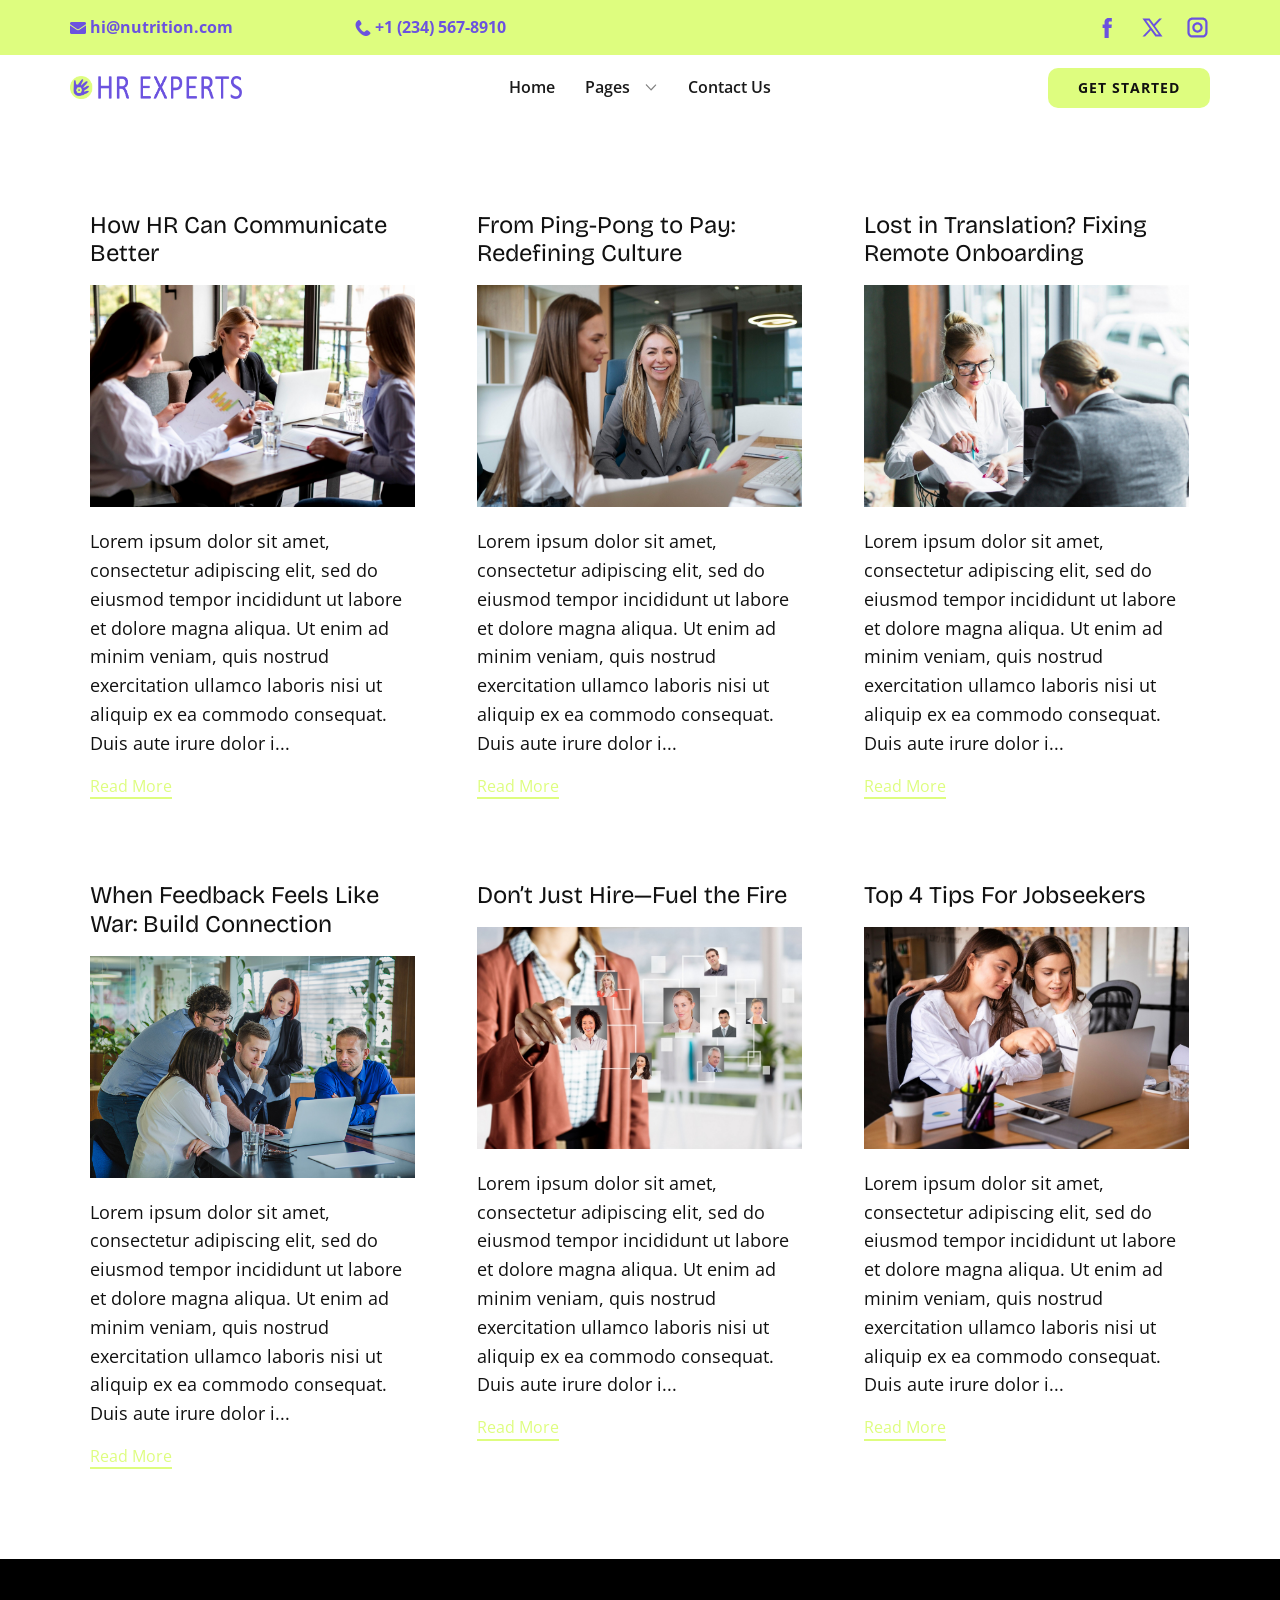
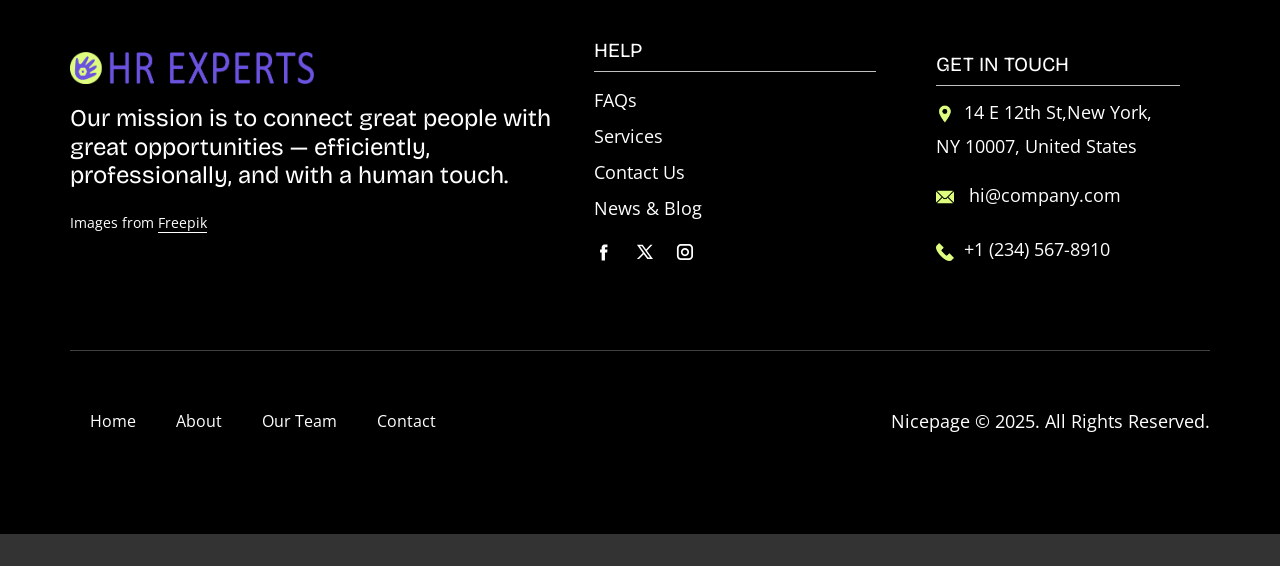
<file: blog/blog.html>
<!DOCTYPE html>
<html style="font-size: 16px;" lang="en"><head>
    <meta name="viewport" content="width=device-width, initial-scale=1.0">
    <meta charset="utf-8">
    <meta name="keywords" content="">
    <meta name="description" content="">
    <title>Blog</title>
    <link rel="stylesheet" href="../nicepage.css" media="screen">
<link rel="stylesheet" href="../Blog-Template.css" media="screen">
    <script class="u-script" type="text/javascript" src="../jquery.js" defer=""></script>
    <script class="u-script" type="text/javascript" src="../nicepage.js" defer=""></script>
    <meta name="generator" content="Nicepage 8.4.0, nicepage.com">
    
    
    
    <link id="u-page-google-font" rel="stylesheet" href="https://fonts.googleapis.com/css2?display=swap&amp;family=Open+Sans:ital,wght@0,300;0,400;0,500;0,600;0,700;0,800;1,300;1,400;1,500;1,600;1,700;1,800&amp;family=Bricolage+Grotesque:wght@200;300;400;500;600;700;800">
    <script type="application/ld+json">{
		"@context": "http://schema.org",
		"@type": "Organization",
		"name": "",
		"logo": "images/hr-logo.png",
		"sameAs": [
				"https://facebook.com/name",
				"https://twitter.com/name",
				"https://instagram.com/name",
				"https://facebook.com/name",
				"https://twitter.com/name",
				"https://instagram.com/name"
		]
}</script>
    <meta name="theme-color" content="#defd7f">
    <meta name="twitter:site" content="@">
    <meta name="twitter:card" content="summary_large_image">
    <meta name="twitter:title" content="Blog">
    <meta name="twitter:description" content="">
  <meta data-intl-tel-input-cdn-path="intlTelInput/"></head>
  <body data-path-to-root="../" data-include-products="false" class="u-body u-xl-mode" data-lang="en"><header class="u-border-no-bottom u-border-no-left u-border-no-right u-border-no-top u-clearfix u-header u-section-row-container" id="header" style="background-image: none"><div class="u-section-rows">
        <div class="u-clearfix u-palette-1-base u-section-row u-section-row-1">
          <div class="u-clearfix u-sheet u-valign-middle-sm u-valign-middle-xs u-sheet-1">
            <div class="data-layout-selected u-clearfix u-expanded-width u-gutter-0 u-layout-custom-sm u-layout-custom-xs u-layout-wrap u-layout-wrap-1">
              <div class="u-gutter-0 u-layout">
                <div class="u-layout-row">
                  <div class="u-container-align-left u-container-style u-layout-cell u-shape-rectangle u-size-15-lg u-size-15-md u-size-15-xl u-size-30-sm u-size-30-xs u-layout-cell-1">
                    <div class="u-container-layout u-valign-middle u-container-layout-1">
                      <a href="mailto:hi@car.repair.com" class="u-active-none u-align-left u-border-active-palette-1-base u-border-hover-white u-btn u-button-link u-button-style u-hover-none u-none u-text-active-palette-2-dark-3 u-text-hover-palette-2-dark-3 u-text-palette-2-base u-btn-1" data-animation-name="" data-animation-duration="0" data-animation-delay="0" data-animation-direction=""><span class="u-file-icon u-icon u-text-palette-2-base u-icon-1"><img src="../images/2099199-a014f34f.png" alt=""></span>&nbsp;hi@nutrition.com
                      </a>
                    </div>
                  </div>
                  <div class="u-container-align-left u-container-style u-layout-cell u-shape-rectangle u-size-17-lg u-size-17-md u-size-17-xl u-size-30-sm u-size-30-xs u-layout-cell-2">
                    <div class="u-container-layout u-valign-middle u-container-layout-2">
                      <a href="tel:+12345678910" class="u-active-none u-align-left u-border-active-palette-1-base u-border-hover-white u-btn u-button-link u-button-style u-hover-none u-none u-text-active-palette-2-dark-3 u-text-hover-palette-2-dark-3 u-text-palette-2-base u-btn-2" data-animation-name="" data-animation-duration="0" data-animation-delay="0" data-animation-direction=""><span class="u-file-icon u-icon u-text-palette-2-base"><img src="../images/1257-2ae193ba.png" alt=""></span>&nbsp;​+1 (234) 567-8910
                      </a>
                    </div>
                  </div>
                  <div class="u-container-style u-hidden-sm u-hidden-xs u-layout-cell u-shape-rectangle u-size-16-md u-size-18-lg u-size-18-xl u-size-30-sm u-size-30-xs u-layout-cell-3">
                    <div class="u-container-layout u-container-layout-3"></div>
                  </div>
                  <div class="u-container-align-left-sm u-container-align-left-xs u-container-align-right-lg u-container-align-right-md u-container-align-right-xl u-container-style u-layout-cell u-size-10-lg u-size-10-xl u-size-12-md u-size-30-sm u-size-30-xs u-layout-cell-4">
                    <div class="u-container-layout u-valign-middle u-container-layout-4">
                      <div class="u-social-icons u-social-icons-1">
                        <a class="u-social-url" title="facebook" target="_blank" href="https://facebook.com/name"><span class="u-icon u-social-facebook u-social-icon u-text-palette-2-base u-icon-3"><svg class="u-svg-link" preserveAspectRatio="xMidYMin slice" viewBox="0 0 112 112" style=""><use xlink:href="#svg-e935"></use></svg><svg class="u-svg-content" viewBox="0 0 112 112" x="0" y="0" id="svg-e935"><path fill="currentColor" d="M75.5,28.8H65.4c-1.5,0-4,0.9-4,4.3v9.4h13.9l-1.5,15.8H61.4v45.1H42.8V58.3h-8.8V42.4h8.8V32.2
c0-7.4,3.4-18.8,18.8-18.8h13.8v15.4H75.5z"></path></svg></span>
                        </a>
                        <a class="u-social-url" title="twitter" target="_blank" href="https://twitter.com/name"><span class="u-icon u-social-icon u-social-twitter u-text-palette-2-base u-icon-4"><svg class="u-svg-link" preserveAspectRatio="xMidYMin slice" viewBox="0 0 112.2 112.2" style=""><use xlink:href="#svg-b4b3"></use></svg><svg class="u-svg-content" viewBox="0 0 112.2 112.2" x="0px" y="0px" id="svg-b4b3"><path d="M67.1,49.1L98.6,16h-12L62,42L43.2,16H11l32.8,45.2L11,96h11.6l26.3-27.7L69.1,96H101L67.1,49.1z M55,61.9l-5.1-7L27.5,24.4
	h11.4l17.3,23.8l5.1,7.1l23.4,32.2H73.8L55,61.9z"></path></svg></span>
                        </a>
                        <a class="u-social-url" title="instagram" target="_blank" href="https://instagram.com/name"><span class="u-icon u-social-icon u-social-instagram u-text-palette-2-base u-icon-5"><svg class="u-svg-link" preserveAspectRatio="xMidYMin slice" viewBox="0 0 112 112" style=""><use xlink:href="#svg-f50c"></use></svg><svg class="u-svg-content" viewBox="0 0 112 112" x="0" y="0" id="svg-f50c"><path fill="currentColor" d="M55.9,32.9c-12.8,0-23.2,10.4-23.2,23.2s10.4,23.2,23.2,23.2s23.2-10.4,23.2-23.2S68.7,32.9,55.9,32.9z
	 M55.9,69.4c-7.4,0-13.3-6-13.3-13.3c-0.1-7.4,6-13.3,13.3-13.3s13.3,6,13.3,13.3C69.3,63.5,63.3,69.4,55.9,69.4z"></path><path fill="currentColor" d="M78.2,11H33.5C21,11,10.8,21.3,10.8,33.7v44.7c0,12.6,10.2,22.8,22.7,22.8h44.7c12.6,0,22.7-10.2,22.7-22.7
	V33.7C100.8,21.1,90.6,11,78.2,11z M91,78.4c0,7.1-5.8,12.8-12.8,12.8H33.5c-7.1,0-12.8-5.8-12.8-12.8V33.7
	c0-7.1,5.8-12.8,12.8-12.8h44.7c7.1,0,12.8,5.8,12.8,12.8V78.4z"></path></svg></span>
                        </a>
                      </div>
                    </div>
                  </div>
                </div>
              </div>
            </div>
          </div>
          
          
          
          
          
        </div>
        <div class="u-clearfix u-section-row" data-animation-name="" data-animation-duration="0" data-animation-delay="0" data-animation-direction="">
          <div class="u-clearfix u-sheet u-valign-middle-lg u-valign-middle-md u-valign-middle-sm u-valign-middle-xs u-sheet-2">
            <a href="#" class="u-enable-responsive u-image u-logo u-image-1" data-image-width="1138" data-image-height="149">
              <img src="../images/hr-logo.png" class="u-logo-image u-logo-image-1">
            </a>
            <nav class="u-dropdown-icon u-menu u-menu-dropdown u-offcanvas u-menu-1" data-responsive-from="MD" role="navigation">
              <div class="menu-collapse" style="font-size: 1rem; letter-spacing: 0px; font-weight: 600;">
                <a class="u-button-style u-custom-active-border-color u-custom-border u-custom-border-color u-custom-borders u-custom-hover-border-color u-custom-left-right-menu-spacing u-custom-padding-bottom u-custom-text-active-color u-custom-text-color u-custom-text-hover-color u-custom-top-bottom-menu-spacing u-hamburger-link u-nav-link u-text-active-palette-1-dark-3 u-text-hover-palette-1-dark-3 u-text-palette-2-base" href="#" tabindex="-1" aria-label="Open menu" aria-controls="f711">
                  <svg class="u-svg-link" viewBox="0 0 24 24"><use xlink:href="#menu-hamburger"></use></svg>
                  <svg class="u-svg-content" version="1.1" id="menu-hamburger" viewBox="0 0 16 16" x="0px" y="0px" xmlns:xlink="http://www.w3.org/1999/xlink" xmlns="http://www.w3.org/2000/svg"><g><rect y="1" width="16" height="2"></rect><rect y="7" width="16" height="2"></rect><rect y="13" width="16" height="2"></rect>
</g></svg>
                </a>
              </div>
              <div class="u-custom-menu u-nav-container">
                <ul class="u-nav u-spacing-30 u-unstyled u-nav-1" role="menubar"><li role="none" class="u-nav-item"><a role="menuitem" class="u-border-2 u-border-active-palette-2-base u-border-hover-palette-2-base u-border-no-left u-border-no-right u-border-no-top u-button-style u-nav-link u-text-active-palette-2-base u-text-grey-90 u-text-hover-grey-90 u-nav-link-2" href="../">Home</a>
</li><li role="none" class="u-nav-item"><a tabindex="-1" role="menuitem" class="u-border-2 u-border-active-palette-2-base u-border-hover-palette-2-base u-border-no-left u-border-no-right u-border-no-top u-button-style u-nav-link u-text-active-palette-2-base u-text-grey-90 u-text-hover-grey-90 u-nav-link-2" aria-haspopup="true" aria-current="page">Pages</a><div class="u-nav-popup"><ul role="menu" class="u-h-spacing-22 u-nav u-unstyled u-v-spacing-12" aria-label="Pages menu"><li role="none" class="u-nav-item"><a role="menuitem" class="u-active-palette-1-light-3 u-button-style u-hover-palette-1-light-3 u-nav-link u-text-active-palette-2-base u-text-black u-text-hover-palette-2-base u-white" href="../About.html">About Us</a>
</li><li role="none" class="u-nav-item"><a role="menuitem" class="u-active-palette-1-light-3 u-button-style u-hover-palette-1-light-3 u-nav-link u-text-active-palette-2-base u-text-black u-text-hover-palette-2-base u-white" href="../Services.html">Our Services</a>
</li><li role="none" class="u-nav-item"><a role="menuitem" class="u-active-palette-1-light-3 u-button-style u-hover-palette-1-light-3 u-nav-link u-text-active-palette-2-base u-text-black u-text-hover-palette-2-base u-white" href="../FAQ-Page.html">FAQ</a>
</li><li role="none" class="u-nav-item"><a role="menuitem" class="u-active-palette-1-light-3 u-button-style u-hover-palette-1-light-3 u-nav-link u-text-active-palette-2-base u-text-black u-text-hover-palette-2-base u-white" href="../Blog.html">Blog Page</a>
</li><li role="none" class="u-nav-item"><a role="menuitem" class="u-active-palette-1-light-3 u-button-style u-hover-palette-1-light-3 u-nav-link u-text-active-palette-2-base u-text-black u-text-hover-palette-2-base u-white" href="../Team.html">Our Team</a>
</li></ul>
</div>
</li><li role="none" class="u-nav-item"><a role="menuitem" class="u-border-2 u-border-active-palette-2-base u-border-hover-palette-2-base u-border-no-left u-border-no-right u-border-no-top u-button-style u-nav-link u-text-active-palette-2-base u-text-grey-90 u-text-hover-grey-90 u-nav-link-2" href="../Contact.html">Contact Us</a>
</li></ul>
              </div>
              <div class="u-custom-menu u-nav-container-collapse" id="f711" role="region" aria-label="Menu panel">
                <div class="u-black u-container-style u-inner-container-layout u-opacity u-opacity-95 u-sidenav">
                  <div class="u-inner-container-layout u-sidenav-overflow">
                    <div class="u-menu-close" tabindex="-1" aria-label="Close menu"></div>
                    <ul class="u-align-center u-nav u-popupmenu-items u-unstyled u-nav-3" role="menubar"><li role="none" class="u-nav-item"><a role="menuitem" class="u-button-style u-nav-link" href="../">Home</a>
</li><li role="none" class="u-nav-item"><a tabindex="-1" role="menuitem" class="u-button-style u-nav-link" aria-haspopup="true" aria-current="page">Pages</a><div class="u-nav-popup"><ul role="menu" class="u-h-spacing-22 u-nav u-unstyled u-v-spacing-12" aria-label="Pages menu"><li role="none" class="u-nav-item"><a role="menuitem" class="u-button-style u-nav-link" href="../About.html">About Us</a>
</li><li role="none" class="u-nav-item"><a role="menuitem" class="u-button-style u-nav-link" href="../Services.html">Our Services</a>
</li><li role="none" class="u-nav-item"><a role="menuitem" class="u-button-style u-nav-link" href="../FAQ-Page.html">FAQ</a>
</li><li role="none" class="u-nav-item"><a role="menuitem" class="u-button-style u-nav-link" href="../Blog.html">Blog Page</a>
</li><li role="none" class="u-nav-item"><a role="menuitem" class="u-button-style u-nav-link" href="../Team.html">Our Team</a>
</li></ul>
</div>
</li><li role="none" class="u-nav-item"><a role="menuitem" class="u-button-style u-nav-link" href="../Contact.html">Contact Us</a>
</li></ul>
                  </div>
                </div>
                <div class="u-black u-menu-overlay u-opacity u-opacity-70"></div>
              </div>
              <style class="menu-style">@media (max-width: 939px) {
                    [data-responsive-from="MD"] .u-nav-container {
                        display: none;
                    }
                    [data-responsive-from="MD"] .menu-collapse {
                        display: block;
                    }
                }</style>
            </nav>
            <a href="" class="u-align-left-xs u-btn u-btn-round u-button-style u-hover-palette-1-light-1 u-palette-1-base u-radius u-btn-3" data-animation-name="" data-animation-duration="0" data-animation-delay="0" data-animation-direction="">Get Started </a>
          </div>
          
          
          
          
          
        </div>
      </div></header>
    <section class="u-clearfix u-section-1" id="block-2">
      <div class="u-clearfix u-sheet u-valign-middle u-sheet-1"><!--blog--><!--blog_options_json--><!--{"type":"Recent","source":"","tags":"","count":""}--><!--/blog_options_json-->
        <div class="u-blog u-expanded-width u-repeater u-repeater-1" data-blog-id="blog-1"><!--blog_post-->
          <div class="u-blog-post u-container-style u-repeater-item u-white u-repeater-item-1">
            <div class="u-container-layout u-similar-container u-valign-top u-container-layout-1"><!--blog_post_header-->
              <h4 class="u-blog-control u-text u-text-1">
                <a class="u-post-header-link" href="../blog/how-hr-can-communicate-better.html">How HR Can Communicate Better</a>
              </h4><!--/blog_post_header--><!--blog_post_image-->
              <img alt="" class="u-blog-control u-expanded-width u-image u-image-default u-image-1" src="../images/high-angle-team-meeting-with-wom.jpg" data-href="../blog/how-hr-can-communicate-better.html"><!--/blog_post_image--><!--blog_post_content-->
              <div class="u-blog-control u-post-content u-text u-text-2 fr-view">Lorem ipsum dolor sit amet, consectetur adipiscing elit, sed do eiusmod tempor incididunt ut labore et dolore magna aliqua. Ut enim ad minim veniam, quis nostrud exercitation ullamco laboris nisi ut aliquip ex ea commodo consequat. Duis aute irure dolor i...</div><!--/blog_post_content--><!--blog_post_readmore-->
              <a href="../blog/how-hr-can-communicate-better.html" class="u-blog-control u-border-2 u-border-palette-1-base u-btn u-btn-rectangle u-button-style u-none u-btn-1"><!--blog_post_readmore_content--><!--options_json--><!--{"content":"","defaultValue":"Read More"}--><!--/options_json-->Read More<!--/blog_post_readmore_content--></a><!--/blog_post_readmore-->
            </div>
          </div><div class="u-blog-post u-container-style u-repeater-item u-video-cover u-white">
            <div class="u-container-layout u-similar-container u-valign-top u-container-layout-2"><!--blog_post_header-->
              <h4 class="u-blog-control u-text u-text-3">
                <a class="u-post-header-link" href="../blog/from-ping-pong-to-pay-redefining-culture.html">From Ping-Pong to Pay: Redefining Culture</a>
              </h4><!--/blog_post_header--><!--blog_post_image-->
              <img alt="" class="u-blog-control u-expanded-width u-image u-image-default u-image-2" src="../images/side-view-smiley-women-working-t.jpg" data-href="../blog/from-ping-pong-to-pay-redefining-culture.html"><!--/blog_post_image--><!--blog_post_content-->
              <div class="u-blog-control u-post-content u-text u-text-4 fr-view">Lorem ipsum dolor sit amet, consectetur adipiscing elit, sed do eiusmod tempor incididunt ut labore et dolore magna aliqua. Ut enim ad minim veniam, quis nostrud exercitation ullamco laboris nisi ut aliquip ex ea commodo consequat. Duis aute irure dolor i...</div><!--/blog_post_content--><!--blog_post_readmore-->
              <a href="../blog/from-ping-pong-to-pay-redefining-culture.html" class="u-blog-control u-border-2 u-border-palette-1-base u-btn u-btn-rectangle u-button-style u-none u-btn-2"><!--blog_post_readmore_content--><!--options_json--><!--{"content":"","defaultValue":"Read More"}--><!--/options_json-->Read More<!--/blog_post_readmore_content--></a><!--/blog_post_readmore-->
            </div>
          </div><div class="u-blog-post u-container-style u-repeater-item u-video-cover u-white">
            <div class="u-container-layout u-similar-container u-valign-top u-container-layout-3"><!--blog_post_header-->
              <h4 class="u-blog-control u-text u-text-5">
                <a class="u-post-header-link" href="../blog/lost-in-translation-fixing-remote-onboarding.html">Lost in Translation? Fixing Remote Onboarding</a>
              </h4><!--/blog_post_header--><!--blog_post_image-->
              <img alt="" class="u-blog-control u-expanded-width u-image u-image-default u-image-3" src="../images/two-businesspeople-doing-paperwo.jpg" data-href="../blog/lost-in-translation-fixing-remote-onboarding.html"><!--/blog_post_image--><!--blog_post_content-->
              <div class="u-blog-control u-post-content u-text u-text-6 fr-view">Lorem ipsum dolor sit amet, consectetur adipiscing elit, sed do eiusmod tempor incididunt ut labore et dolore magna aliqua. Ut enim ad minim veniam, quis nostrud exercitation ullamco laboris nisi ut aliquip ex ea commodo consequat. Duis aute irure dolor i...</div><!--/blog_post_content--><!--blog_post_readmore-->
              <a href="../blog/lost-in-translation-fixing-remote-onboarding.html" class="u-blog-control u-border-2 u-border-palette-1-base u-btn u-btn-rectangle u-button-style u-none u-btn-3"><!--blog_post_readmore_content--><!--options_json--><!--{"content":"","defaultValue":"Read More"}--><!--/options_json-->Read More<!--/blog_post_readmore_content--></a><!--/blog_post_readmore-->
            </div>
          </div><div class="u-blog-post u-container-style u-repeater-item u-white u-repeater-item-1">
            <div class="u-container-layout u-similar-container u-valign-top u-container-layout-1"><!--blog_post_header-->
              <h4 class="u-blog-control u-text u-text-1">
                <a class="u-post-header-link" href="../blog/when-feedback-feels-like-war-build-connection.html">When Feedback Feels Like War: Build Connection</a>
              </h4><!--/blog_post_header--><!--blog_post_image-->
              <img alt="" class="u-blog-control u-expanded-width u-image u-image-default u-image-1" src="../images/people-creating-new-project-8.jpg" data-href="../blog/when-feedback-feels-like-war-build-connection.html"><!--/blog_post_image--><!--blog_post_content-->
              <div class="u-blog-control u-post-content u-text u-text-2 fr-view">Lorem ipsum dolor sit amet, consectetur adipiscing elit, sed do eiusmod tempor incididunt ut labore et dolore magna aliqua. Ut enim ad minim veniam, quis nostrud exercitation ullamco laboris nisi ut aliquip ex ea commodo consequat. Duis aute irure dolor i...</div><!--/blog_post_content--><!--blog_post_readmore-->
              <a href="../blog/when-feedback-feels-like-war-build-connection.html" class="u-blog-control u-border-2 u-border-palette-1-base u-btn u-btn-rectangle u-button-style u-none u-btn-1"><!--blog_post_readmore_content--><!--options_json--><!--{"content":"","defaultValue":"Read More"}--><!--/options_json-->Read More<!--/blog_post_readmore_content--></a><!--/blog_post_readmore-->
            </div>
          </div><div class="u-blog-post u-container-style u-repeater-item u-video-cover u-white">
            <div class="u-container-layout u-similar-container u-valign-top u-container-layout-2"><!--blog_post_header-->
              <h4 class="u-blog-control u-text u-text-3">
                <a class="u-post-header-link" href="../blog/dont-just-hirefuel-the-fire.html">Don’t Just Hire—Fuel the Fire</a>
              </h4><!--/blog_post_header--><!--blog_post_image-->
              <img alt="" class="u-blog-control u-expanded-width u-image u-image-default u-image-2" src="../images/woman-selecting-pictures-people.jpg" data-href="../blog/dont-just-hirefuel-the-fire.html"><!--/blog_post_image--><!--blog_post_content-->
              <div class="u-blog-control u-post-content u-text u-text-4 fr-view">Lorem ipsum dolor sit amet, consectetur adipiscing elit, sed do eiusmod tempor incididunt ut labore et dolore magna aliqua. Ut enim ad minim veniam, quis nostrud exercitation ullamco laboris nisi ut aliquip ex ea commodo consequat. Duis aute irure dolor i...</div><!--/blog_post_content--><!--blog_post_readmore-->
              <a href="../blog/dont-just-hirefuel-the-fire.html" class="u-blog-control u-border-2 u-border-palette-1-base u-btn u-btn-rectangle u-button-style u-none u-btn-2"><!--blog_post_readmore_content--><!--options_json--><!--{"content":"","defaultValue":"Read More"}--><!--/options_json-->Read More<!--/blog_post_readmore_content--></a><!--/blog_post_readmore-->
            </div>
          </div><div class="u-blog-post u-container-style u-repeater-item u-video-cover u-white">
            <div class="u-container-layout u-similar-container u-valign-top u-container-layout-3"><!--blog_post_header-->
              <h4 class="u-blog-control u-text u-text-5">
                <a class="u-post-header-link" href="../blog/top-4-tips-for-jobseekers.html">Top 4 Tips For Jobseekers</a>
              </h4><!--/blog_post_header--><!--blog_post_image-->
              <img alt="" class="u-blog-control u-expanded-width u-image u-image-default u-image-3" src="../images/beautiful-female-work-mock-up_23.jpg" data-href="../blog/top-4-tips-for-jobseekers.html"><!--/blog_post_image--><!--blog_post_content-->
              <div class="u-blog-control u-post-content u-text u-text-6 fr-view">Lorem ipsum dolor sit amet, consectetur adipiscing elit, sed do eiusmod tempor incididunt ut labore et dolore magna aliqua. Ut enim ad minim veniam, quis nostrud exercitation ullamco laboris nisi ut aliquip ex ea commodo consequat. Duis aute irure dolor i...</div><!--/blog_post_content--><!--blog_post_readmore-->
              <a href="../blog/top-4-tips-for-jobseekers.html" class="u-blog-control u-border-2 u-border-palette-1-base u-btn u-btn-rectangle u-button-style u-none u-btn-3"><!--blog_post_readmore_content--><!--options_json--><!--{"content":"","defaultValue":"Read More"}--><!--/options_json-->Read More<!--/blog_post_readmore_content--></a><!--/blog_post_readmore-->
            </div>
          </div><!--/blog_post--><!--blog_post-->
          <!--/blog_post--><!--blog_post-->
          <!--/blog_post-->
        </div><!--/blog-->
      </div>
    </section>
    
    
    
    <footer class="u-align-center-sm u-align-center-xs u-black u-clearfix u-container-align-center u-footer" id="footer"><div class="u-clearfix u-sheet u-valign-middle u-sheet-1">
        <div class="data-layout-selected u-clearfix u-expanded-width u-layout-wrap u-layout-wrap-1">
          <div class="u-gutter-0 u-layout">
            <div class="u-layout-row">
              <div class="u-container-align-left u-container-style u-layout-cell u-shape-rectangle u-size-26-lg u-size-26-xl u-size-26-xxl u-size-40-md u-size-40-sm u-size-40-xs u-layout-cell-1">
                <div class="u-container-layout u-valign-top u-container-layout-1">
                  <a href="" class="u-image u-logo u-image-1" data-image-width="1138" data-image-height="149">
                    <img src="../images/hr-logo.png" class="u-logo-image u-logo-image-1">
                  </a>
                  <h4 class="u-align-left u-text u-text-default u-text-1"> Our mission is to connect great people with great opportunities — efficiently, professionally, and with a human touch.</h4>
                  <p class="u-align-left u-text u-text-2">Images from <a href="https://www.freepik.com/" class="u-active-none u-border-1 u-border-active-palette-1-base u-border-hover-palette-1-base u-border-no-left u-border-no-right u-border-no-top u-border-white u-btn u-button-link u-button-style u-hover-none u-none u-text-body-alt-color u-btn-1" target="_blank" data-animation-name="" data-animation-duration="0" data-animation-delay="0" data-animation-direction="">Freepik</a>
                  </p>
                </div>
              </div>
              <div class="u-container-style u-layout-cell u-shape-rectangle u-size-18-lg u-size-18-xl u-size-18-xxl u-size-20-md u-size-20-sm u-size-20-xs u-layout-cell-2">
                <div class="u-container-layout u-valign-top u-container-layout-2">
                  <h5 class="u-align-left u-text u-text-3"> Help</h5>
                  <div class="u-align-left u-border-1 u-border-grey-25 u-border-no-bottom u-border-no-left u-expanded-width u-line u-line-horizontal u-line-1"></div>
                  <p class="u-align-left u-text u-text-4">
                    <a href="#" class="u-active-none u-border-1 u-border-active-white u-border-hover-white u-border-no-left u-border-no-right u-border-no-top u-btn u-button-link u-button-style u-hover-none u-none u-text-active-grey-10 u-text-body-alt-color u-text-hover-grey-10 u-btn-2" title="#" data-animation-name="" data-animation-duration="0" data-animation-delay="0" data-animation-direction=""> FAQs</a>
                    <a href="#" class="u-active-none u-border-1 u-border-active-white u-border-hover-white u-border-no-left u-border-no-right u-border-no-top u-btn u-button-link u-button-style u-hover-none u-none u-text-active-grey-10 u-text-body-alt-color u-text-hover-grey-10 u-btn-3" title="#" data-animation-name="" data-animation-duration="0" data-animation-delay="0" data-animation-direction="">
                      <br>Services
                    </a>
                    <br>
                    <a href="#" class="u-active-none u-border-1 u-border-active-white u-border-hover-white u-border-no-left u-border-no-right u-border-no-top u-btn u-button-link u-button-style u-hover-none u-none u-text-active-grey-10 u-text-body-alt-color u-text-hover-grey-10 u-btn-4" title="#" data-animation-name="" data-animation-duration="0" data-animation-delay="0" data-animation-direction=""> Contact Us<br>
                    </a>
                    <a href="#" class="u-active-none u-border-1 u-border-active-white u-border-hover-white u-border-no-left u-border-no-right u-border-no-top u-btn u-button-link u-button-style u-hover-none u-none u-text-active-grey-10 u-text-body-alt-color u-text-hover-grey-10 u-btn-5" data-animation-name="" data-animation-duration="0" data-animation-delay="0" data-animation-direction=""> News &amp; Blog</a>
                    <br>
                  </p>
                  <div class="u-social-icons u-social-icons-1">
                    <a class="u-social-url" title="facebook" target="_blank" href="https://facebook.com/name"><span class="u-icon u-social-facebook u-social-icon u-text-white u-icon-1"><svg class="u-svg-link" preserveAspectRatio="xMidYMin slice" viewBox="0 0 112 112" style=""><use xlink:href="#svg-58df"></use></svg><svg class="u-svg-content" viewBox="0 0 112 112" x="0" y="0" id="svg-58df"><path fill="currentColor" d="M75.5,28.8H65.4c-1.5,0-4,0.9-4,4.3v9.4h13.9l-1.5,15.8H61.4v45.1H42.8V58.3h-8.8V42.4h8.8V32.2
c0-7.4,3.4-18.8,18.8-18.8h13.8v15.4H75.5z"></path></svg></span>
                    </a>
                    <a class="u-social-url" title="twitter" target="_blank" href="https://twitter.com/name"><span class="u-icon u-social-icon u-social-twitter u-text-white u-icon-2"><svg class="u-svg-link" preserveAspectRatio="xMidYMin slice" viewBox="0 0 112.2 112.2" style=""><use xlink:href="#svg-e10a"></use></svg><svg class="u-svg-content" viewBox="0 0 112.2 112.2" x="0px" y="0px" id="svg-e10a"><path d="M67.1,49.1L98.6,16h-12L62,42L43.2,16H11l32.8,45.2L11,96h11.6l26.3-27.7L69.1,96H101L67.1,49.1z M55,61.9l-5.1-7L27.5,24.4
	h11.4l17.3,23.8l5.1,7.1l23.4,32.2H73.8L55,61.9z"></path></svg></span>
                    </a>
                    <a class="u-social-url" title="instagram" target="_blank" href="https://instagram.com/name"><span class="u-icon u-social-icon u-social-instagram u-text-white u-icon-3"><svg class="u-svg-link" preserveAspectRatio="xMidYMin slice" viewBox="0 0 112 112" style=""><use xlink:href="#svg-3bdf"></use></svg><svg class="u-svg-content" viewBox="0 0 112 112" x="0" y="0" id="svg-3bdf"><path fill="currentColor" d="M55.9,32.9c-12.8,0-23.2,10.4-23.2,23.2s10.4,23.2,23.2,23.2s23.2-10.4,23.2-23.2S68.7,32.9,55.9,32.9z
	 M55.9,69.4c-7.4,0-13.3-6-13.3-13.3c-0.1-7.4,6-13.3,13.3-13.3s13.3,6,13.3,13.3C69.3,63.5,63.3,69.4,55.9,69.4z"></path><path fill="currentColor" d="M78.2,11H33.5C21,11,10.8,21.3,10.8,33.7v44.7c0,12.6,10.2,22.8,22.7,22.8h44.7c12.6,0,22.7-10.2,22.7-22.7
	V33.7C100.8,21.1,90.6,11,78.2,11z M91,78.4c0,7.1-5.8,12.8-12.8,12.8H33.5c-7.1,0-12.8-5.8-12.8-12.8V33.7
	c0-7.1,5.8-12.8,12.8-12.8h44.7c7.1,0,12.8,5.8,12.8,12.8V78.4z"></path></svg></span>
                    </a>
                  </div>
                </div>
              </div>
              <div class="u-container-style u-layout-cell u-shape-rectangle u-size-16-lg u-size-16-xl u-size-16-xxl u-size-60-md u-size-60-sm u-size-60-xs u-layout-cell-3">
                <div class="u-container-layout u-valign-top u-container-layout-3">
                  <h5 class="u-align-left u-text u-text-5"> Get In Touch</h5>
                  <div class="u-align-left u-border-1 u-border-grey-25 u-border-no-bottom u-border-no-left u-expanded-width u-line u-line-horizontal u-line-2" data-animation-name="" data-animation-duration="0" data-animation-delay="0" data-animation-direction=""></div>
                  <p class="u-align-left u-text u-text-6"><span class="u-file-icon u-icon u-text-palette-1-base u-icon-4"><img src="../images/1-93d55d40.png" alt=""></span>&nbsp;​​​​14 E 12th St,New York, NY 10007, United States
                  </p>
                  <p class="u-align-left u-text u-text-default u-text-7"><span class="u-file-icon u-icon u-text-palette-1-base u-icon-5"><img src="../images/2-6e531309.png" alt=""></span>&nbsp; <a href="mailto:hi@car.repair.com" class="u-active-none u-border-1 u-border-active-white u-border-hover-white u-border-no-left u-border-no-right u-border-no-top u-btn u-button-link u-button-style u-hover-none u-none u-text-active-grey-10 u-text-body-alt-color u-text-hover-grey-10 u-btn-6" data-animation-name="" data-animation-duration="0" data-animation-delay="0" data-animation-direction="">hi@company.com</a>
                  </p>
                  <p class="u-align-left u-text u-text-8">
                    <a href="tel:+12345678910" class="u-active-none u-border-1 u-border-active-white u-border-hover-white u-border-no-left u-border-no-right u-border-no-top u-btn u-button-link u-button-style u-hover-none u-none u-text-active-grey-10 u-text-body-alt-color u-text-hover-grey-10 u-btn-7" data-animation-name="" data-animation-duration="0" data-animation-delay="0" data-animation-direction=""><span class="u-file-icon u-icon u-text-palette-1-base u-icon-6"><img src="../images/3-b3d4a3e3.png" alt=""></span>&nbsp;​+1 (234) 567-8910
                    </a>
                  </p>
                </div>
              </div>
            </div>
          </div>
        </div>
        <div class="u-align-center u-border-1 u-border-grey-75 u-expanded-width u-line u-line-horizontal u-line-3"></div>
        <div class="data-layout-selected u-clearfix u-expanded-width u-layout-custom-xs u-layout-wrap u-layout-wrap-2">
          <div class="u-layout">
            <div class="u-layout-row">
              <div class="u-container-style u-layout-cell u-size-14-xs u-size-30-lg u-size-30-xl u-size-30-xxl u-size-60-md u-size-60-sm u-layout-cell-4">
                <div class="u-container-layout u-valign-middle u-container-layout-4">
                  <nav class="u-menu u-menu-dropdown u-offcanvas u-menu-1" data-responsive-from="XS" role="navigation">
                    <div class="menu-collapse">
                      <a class="u-button-style u-hamburger-link u-nav-link" aria-label="Open menu" aria-controls="e226" href="#">
                        <svg class="u-svg-link" viewBox="0 0 24 24"><use xlink:href="#svg-23e0"></use></svg>
                        <svg class="u-svg-content" version="1.1" id="svg-23e0" viewBox="0 0 16 16" x="0px" y="0px" xmlns:xlink="http://www.w3.org/1999/xlink" xmlns="http://www.w3.org/2000/svg"><g><rect y="1" width="16" height="2"></rect><rect y="7" width="16" height="2"></rect><rect y="13" width="16" height="2"></rect>
</g></svg>
                      </a>
                    </div>
                    <div class="u-custom-menu u-nav-container">
                      <ul class="u-nav u-unstyled" role="menubar"><li class="u-nav-item" role="none"><a class="u-button-style u-nav-link" href="#" tabindex="-1" role="menuitem" aria-haspopup="true" aria-expanded="false">Home</a>
</li><li class="u-nav-item" role="none"><a class="u-button-style u-nav-link" href="#" tabindex="-1" role="menuitem">About</a>
</li><li class="u-nav-item" role="none"><a class="u-button-style u-nav-link" href="#" tabindex="-1" role="menuitem">Our Team</a>
</li><li class="u-nav-item" role="none"><a class="u-button-style u-nav-link" href="#" tabindex="-1" role="menuitem">Contact</a>
</li></ul>
                    </div>
                    <div id="e226" role="region" aria-label="Menu panel" class="u-custom-menu u-nav-container-collapse">
                      <div class="u-black u-container-style u-inner-container-layout u-opacity u-opacity-95 u-sidenav">
                        <div class="u-inner-container-layout u-sidenav-overflow">
                          <div class="u-menu-close" aria-label="Close menu"></div>
                          <ul class="u-align-center u-nav u-popupmenu-items u-unstyled u-nav-2"><li class="u-nav-item"><a class="u-button-style u-nav-link" href="#">Home</a>
</li><li class="u-nav-item"><a class="u-button-style u-nav-link" href="#">About</a>
</li><li class="u-nav-item"><a class="u-button-style u-nav-link" href="#">Our Team</a>
</li><li class="u-nav-item"><a class="u-button-style u-nav-link" href="#">Contact</a>
</li></ul>
                        </div>
                      </div>
                      <div class="u-black u-menu-overlay u-opacity u-opacity-70"></div>
                    </div>
                    <style class="menu-style">@media (max-width: 539px) {
                    [data-responsive-from="XS"] .u-nav-container {
                        display: none;
                    }
                    [data-responsive-from="XS"] .menu-collapse {
                        display: block;
                    }
                }</style>
                  </nav>
                </div>
              </div>
              <div class="u-container-align-left-md u-container-align-left-sm u-container-align-left-xs u-container-align-right-lg u-container-align-right-xl u-container-align-right-xxl u-container-style u-layout-cell u-size-30-lg u-size-30-xl u-size-30-xxl u-size-46-xs u-size-60-md u-size-60-sm u-layout-cell-5">
                <div class="u-container-layout u-valign-middle u-container-layout-5">
                  <p class="u-align-left-md u-align-left-sm u-align-left-xs u-align-right-lg u-align-right-xl u-align-right-xxl u-text u-text-default u-text-9">Nicepage © 2025. All Rights Reserved.</p>
                </div>
              </div>
            </div>
          </div>
        </div>
      </div></footer>
    <section class="u-backlink u-clearfix u-grey-80"></section>
  
</body></html>
</file>
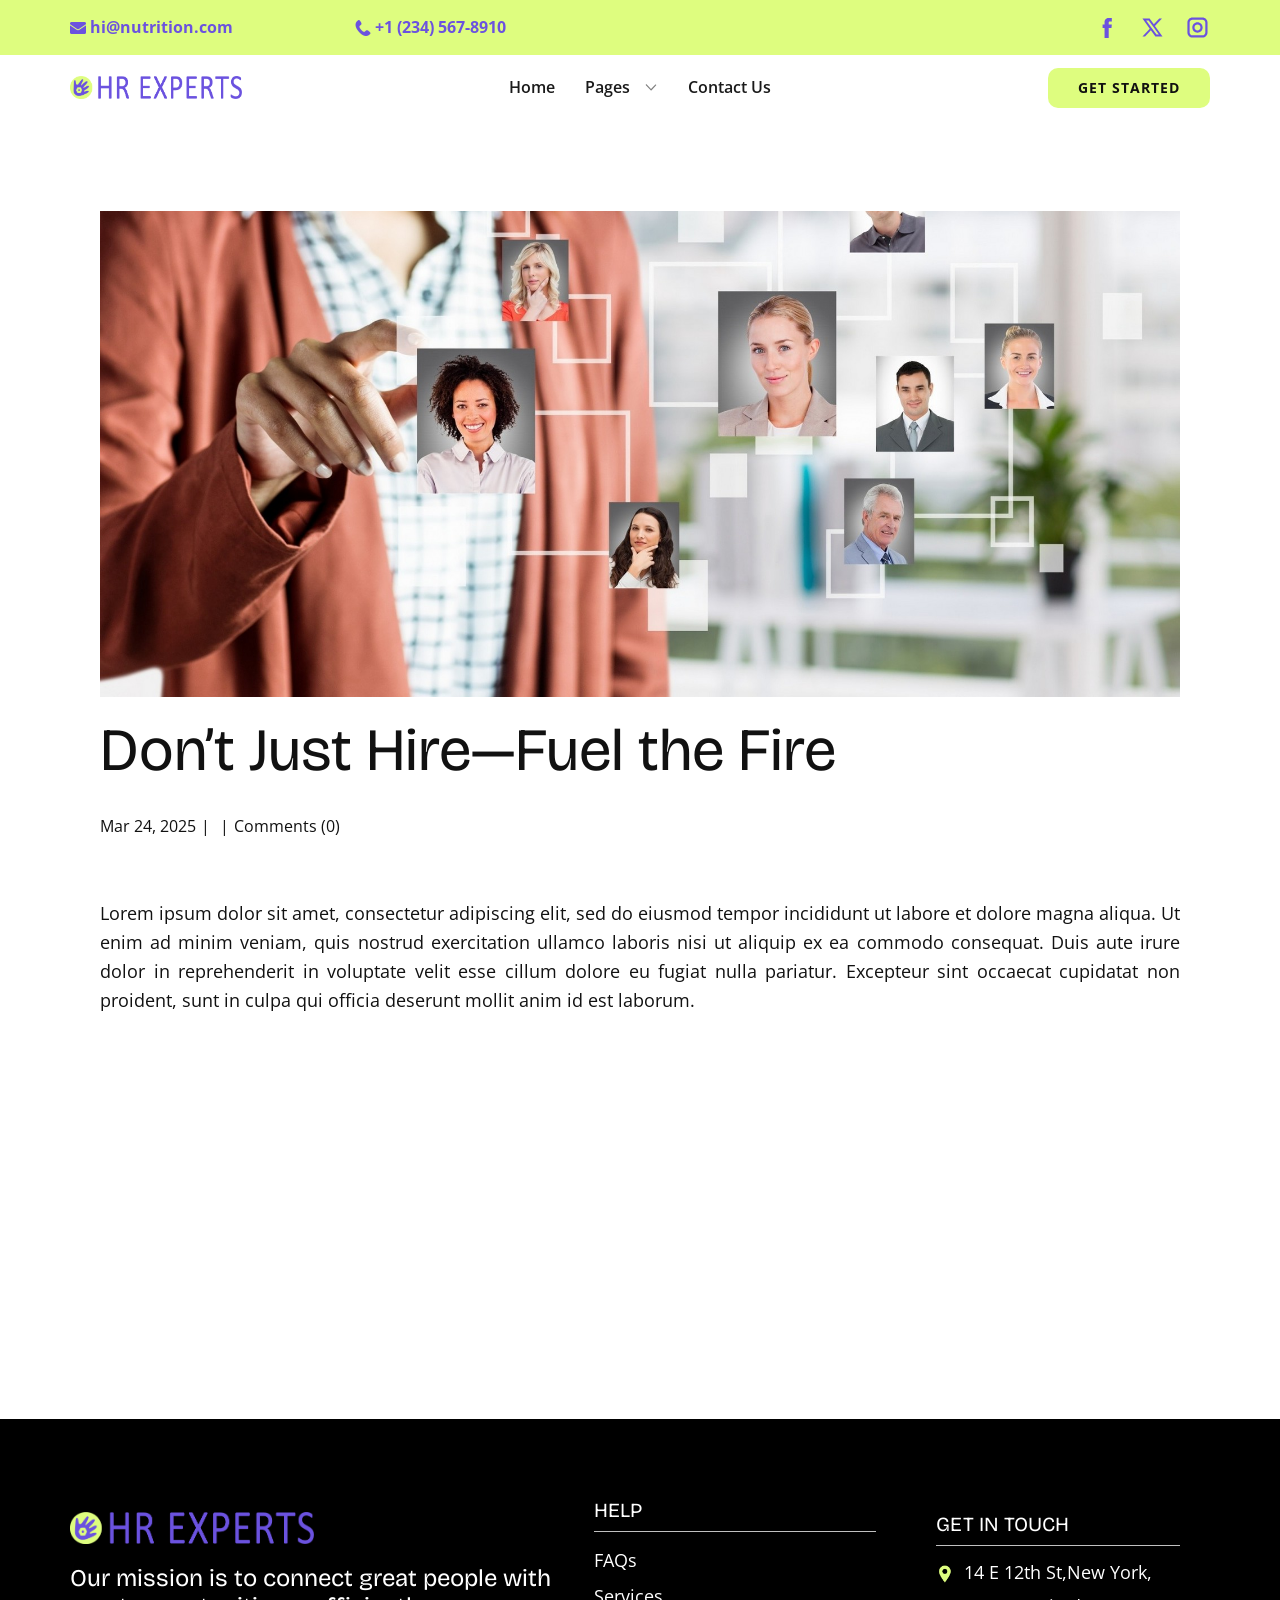
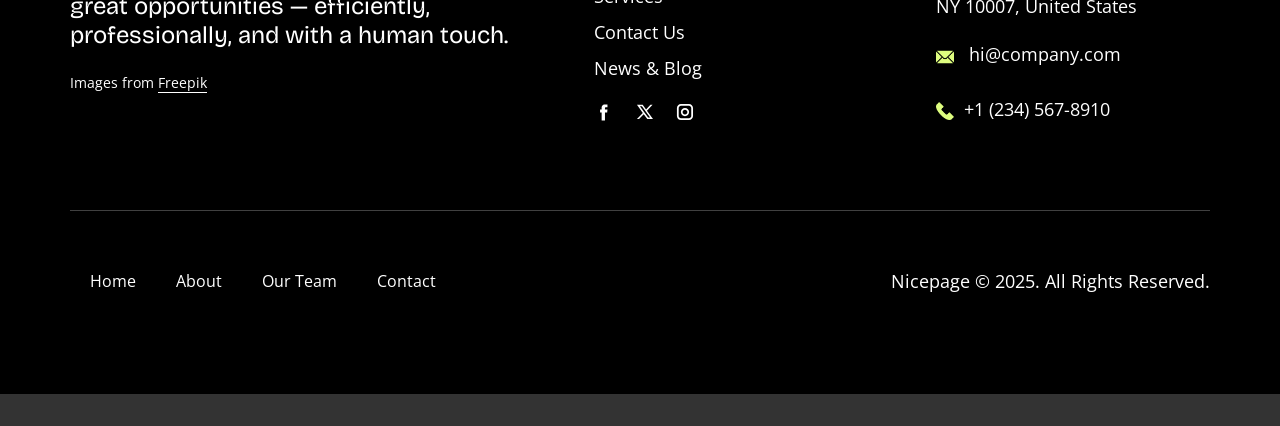
<file: blog/dont-just-hirefuel-the-fire.html>
<!DOCTYPE html>
<html style="font-size: 16px;" lang="en"><head>
    <meta name="viewport" content="width=device-width, initial-scale=1.0">
    <meta charset="utf-8">
    <meta name="keywords" content="Post 1 Headline">
    <meta name="description" content="">
    <title>Don’t Just Hire—Fuel the Fire</title>
    <link rel="stylesheet" href="../nicepage.css" media="screen">
<link rel="stylesheet" href="../Post-Template.css" media="screen">
    <script class="u-script" type="text/javascript" src="../jquery.js" defer=""></script>
    <script class="u-script" type="text/javascript" src="../nicepage.js" defer=""></script>
    <meta name="generator" content="Nicepage 8.4.0, nicepage.com">
    
    
    
    <link id="u-page-google-font" rel="stylesheet" href="https://fonts.googleapis.com/css2?display=swap&amp;family=Open+Sans:ital,wght@0,300;0,400;0,500;0,600;0,700;0,800;1,300;1,400;1,500;1,600;1,700;1,800&amp;family=Bricolage+Grotesque:wght@200;300;400;500;600;700;800">
    <script type="application/ld+json">{
		"@context": "http://schema.org",
		"@type": "Organization",
		"name": "",
		"logo": "images/hr-logo.png",
		"sameAs": [
				"https://facebook.com/name",
				"https://twitter.com/name",
				"https://instagram.com/name",
				"https://facebook.com/name",
				"https://twitter.com/name",
				"https://instagram.com/name"
		]
}</script>
    <meta name="theme-color" content="#defd7f">
    <meta name="twitter:site" content="@">
    <meta name="twitter:card" content="summary_large_image">
    <meta name="twitter:title" content="Don’t Just Hire—Fuel the Fire">
    <meta name="twitter:description" content="">
  <meta data-intl-tel-input-cdn-path="intlTelInput/"></head>
  <body data-path-to-root="./" data-include-products="false" class="u-body u-xl-mode" data-lang="en"><header class="u-border-no-bottom u-border-no-left u-border-no-right u-border-no-top u-clearfix u-header u-section-row-container" id="header" style="background-image: none"><div class="u-section-rows">
        <div class="u-clearfix u-palette-1-base u-section-row u-section-row-1">
          <div class="u-clearfix u-sheet u-valign-middle-sm u-valign-middle-xs u-sheet-1">
            <div class="data-layout-selected u-clearfix u-expanded-width u-gutter-0 u-layout-custom-sm u-layout-custom-xs u-layout-wrap u-layout-wrap-1">
              <div class="u-gutter-0 u-layout">
                <div class="u-layout-row">
                  <div class="u-container-align-left u-container-style u-layout-cell u-shape-rectangle u-size-15-lg u-size-15-md u-size-15-xl u-size-30-sm u-size-30-xs u-layout-cell-1">
                    <div class="u-container-layout u-valign-middle u-container-layout-1">
                      <a href="mailto:hi@car.repair.com" class="u-active-none u-align-left u-border-active-palette-1-base u-border-hover-white u-btn u-button-link u-button-style u-hover-none u-none u-text-active-palette-2-dark-3 u-text-hover-palette-2-dark-3 u-text-palette-2-base u-btn-1" data-animation-name="" data-animation-duration="0" data-animation-delay="0" data-animation-direction=""><span class="u-file-icon u-icon u-text-palette-2-base u-icon-1"><img src="../images/2099199-a014f34f.png" alt=""></span>&nbsp;hi@nutrition.com
                      </a>
                    </div>
                  </div>
                  <div class="u-container-align-left u-container-style u-layout-cell u-shape-rectangle u-size-17-lg u-size-17-md u-size-17-xl u-size-30-sm u-size-30-xs u-layout-cell-2">
                    <div class="u-container-layout u-valign-middle u-container-layout-2">
                      <a href="tel:+12345678910" class="u-active-none u-align-left u-border-active-palette-1-base u-border-hover-white u-btn u-button-link u-button-style u-hover-none u-none u-text-active-palette-2-dark-3 u-text-hover-palette-2-dark-3 u-text-palette-2-base u-btn-2" data-animation-name="" data-animation-duration="0" data-animation-delay="0" data-animation-direction=""><span class="u-file-icon u-icon u-text-palette-2-base"><img src="../images/1257-2ae193ba.png" alt=""></span>&nbsp;​+1 (234) 567-8910
                      </a>
                    </div>
                  </div>
                  <div class="u-container-style u-hidden-sm u-hidden-xs u-layout-cell u-shape-rectangle u-size-16-md u-size-18-lg u-size-18-xl u-size-30-sm u-size-30-xs u-layout-cell-3">
                    <div class="u-container-layout u-container-layout-3"></div>
                  </div>
                  <div class="u-container-align-left-sm u-container-align-left-xs u-container-align-right-lg u-container-align-right-md u-container-align-right-xl u-container-style u-layout-cell u-size-10-lg u-size-10-xl u-size-12-md u-size-30-sm u-size-30-xs u-layout-cell-4">
                    <div class="u-container-layout u-valign-middle u-container-layout-4">
                      <div class="u-social-icons u-social-icons-1">
                        <a class="u-social-url" title="facebook" target="_blank" href="https://facebook.com/name"><span class="u-icon u-social-facebook u-social-icon u-text-palette-2-base u-icon-3"><svg class="u-svg-link" preserveAspectRatio="xMidYMin slice" viewBox="0 0 112 112" style=""><use xlink:href="#svg-e935"></use></svg><svg class="u-svg-content" viewBox="0 0 112 112" x="0" y="0" id="svg-e935"><path fill="currentColor" d="M75.5,28.8H65.4c-1.5,0-4,0.9-4,4.3v9.4h13.9l-1.5,15.8H61.4v45.1H42.8V58.3h-8.8V42.4h8.8V32.2
c0-7.4,3.4-18.8,18.8-18.8h13.8v15.4H75.5z"></path></svg></span>
                        </a>
                        <a class="u-social-url" title="twitter" target="_blank" href="https://twitter.com/name"><span class="u-icon u-social-icon u-social-twitter u-text-palette-2-base u-icon-4"><svg class="u-svg-link" preserveAspectRatio="xMidYMin slice" viewBox="0 0 112.2 112.2" style=""><use xlink:href="#svg-b4b3"></use></svg><svg class="u-svg-content" viewBox="0 0 112.2 112.2" x="0px" y="0px" id="svg-b4b3"><path d="M67.1,49.1L98.6,16h-12L62,42L43.2,16H11l32.8,45.2L11,96h11.6l26.3-27.7L69.1,96H101L67.1,49.1z M55,61.9l-5.1-7L27.5,24.4
	h11.4l17.3,23.8l5.1,7.1l23.4,32.2H73.8L55,61.9z"></path></svg></span>
                        </a>
                        <a class="u-social-url" title="instagram" target="_blank" href="https://instagram.com/name"><span class="u-icon u-social-icon u-social-instagram u-text-palette-2-base u-icon-5"><svg class="u-svg-link" preserveAspectRatio="xMidYMin slice" viewBox="0 0 112 112" style=""><use xlink:href="#svg-f50c"></use></svg><svg class="u-svg-content" viewBox="0 0 112 112" x="0" y="0" id="svg-f50c"><path fill="currentColor" d="M55.9,32.9c-12.8,0-23.2,10.4-23.2,23.2s10.4,23.2,23.2,23.2s23.2-10.4,23.2-23.2S68.7,32.9,55.9,32.9z
	 M55.9,69.4c-7.4,0-13.3-6-13.3-13.3c-0.1-7.4,6-13.3,13.3-13.3s13.3,6,13.3,13.3C69.3,63.5,63.3,69.4,55.9,69.4z"></path><path fill="currentColor" d="M78.2,11H33.5C21,11,10.8,21.3,10.8,33.7v44.7c0,12.6,10.2,22.8,22.7,22.8h44.7c12.6,0,22.7-10.2,22.7-22.7
	V33.7C100.8,21.1,90.6,11,78.2,11z M91,78.4c0,7.1-5.8,12.8-12.8,12.8H33.5c-7.1,0-12.8-5.8-12.8-12.8V33.7
	c0-7.1,5.8-12.8,12.8-12.8h44.7c7.1,0,12.8,5.8,12.8,12.8V78.4z"></path></svg></span>
                        </a>
                      </div>
                    </div>
                  </div>
                </div>
              </div>
            </div>
          </div>
          
          
          
          
          
        </div>
        <div class="u-clearfix u-section-row" data-animation-name="" data-animation-duration="0" data-animation-delay="0" data-animation-direction="">
          <div class="u-clearfix u-sheet u-valign-middle-lg u-valign-middle-md u-valign-middle-sm u-valign-middle-xs u-sheet-2">
            <a href="#" class="u-enable-responsive u-image u-logo u-image-1" data-image-width="1138" data-image-height="149">
              <img src="../images/hr-logo.png" class="u-logo-image u-logo-image-1">
            </a>
            <nav class="u-dropdown-icon u-menu u-menu-dropdown u-offcanvas u-menu-1" data-responsive-from="MD" role="navigation">
              <div class="menu-collapse" style="font-size: 1rem; letter-spacing: 0px; font-weight: 600;">
                <a class="u-button-style u-custom-active-border-color u-custom-border u-custom-border-color u-custom-borders u-custom-hover-border-color u-custom-left-right-menu-spacing u-custom-padding-bottom u-custom-text-active-color u-custom-text-color u-custom-text-hover-color u-custom-top-bottom-menu-spacing u-hamburger-link u-nav-link u-text-active-palette-1-dark-3 u-text-hover-palette-1-dark-3 u-text-palette-2-base" href="#" tabindex="-1" aria-label="Open menu" aria-controls="f711">
                  <svg class="u-svg-link" viewBox="0 0 24 24"><use xlink:href="#menu-hamburger"></use></svg>
                  <svg class="u-svg-content" version="1.1" id="menu-hamburger" viewBox="0 0 16 16" x="0px" y="0px" xmlns:xlink="http://www.w3.org/1999/xlink" xmlns="http://www.w3.org/2000/svg"><g><rect y="1" width="16" height="2"></rect><rect y="7" width="16" height="2"></rect><rect y="13" width="16" height="2"></rect>
</g></svg>
                </a>
              </div>
              <div class="u-custom-menu u-nav-container">
                <ul class="u-nav u-spacing-30 u-unstyled u-nav-1" role="menubar"><li role="none" class="u-nav-item"><a role="menuitem" class="u-border-2 u-border-active-palette-2-base u-border-hover-palette-2-base u-border-no-left u-border-no-right u-border-no-top u-button-style u-nav-link u-text-active-palette-2-base u-text-grey-90 u-text-hover-grey-90 u-nav-link-2" href="../">Home</a>
</li><li role="none" class="u-nav-item"><a tabindex="-1" role="menuitem" class="u-border-2 u-border-active-palette-2-base u-border-hover-palette-2-base u-border-no-left u-border-no-right u-border-no-top u-button-style u-nav-link u-text-active-palette-2-base u-text-grey-90 u-text-hover-grey-90 u-nav-link-2" aria-haspopup="true" aria-current="page">Pages</a><div class="u-nav-popup"><ul role="menu" class="u-h-spacing-22 u-nav u-unstyled u-v-spacing-12" aria-label="Pages menu"><li role="none" class="u-nav-item"><a role="menuitem" class="u-active-palette-1-light-3 u-button-style u-hover-palette-1-light-3 u-nav-link u-text-active-palette-2-base u-text-black u-text-hover-palette-2-base u-white" href="../About.html">About Us</a>
</li><li role="none" class="u-nav-item"><a role="menuitem" class="u-active-palette-1-light-3 u-button-style u-hover-palette-1-light-3 u-nav-link u-text-active-palette-2-base u-text-black u-text-hover-palette-2-base u-white" href="../Services.html">Our Services</a>
</li><li role="none" class="u-nav-item"><a role="menuitem" class="u-active-palette-1-light-3 u-button-style u-hover-palette-1-light-3 u-nav-link u-text-active-palette-2-base u-text-black u-text-hover-palette-2-base u-white" href="../FAQ-Page.html">FAQ</a>
</li><li role="none" class="u-nav-item"><a role="menuitem" class="u-active-palette-1-light-3 u-button-style u-hover-palette-1-light-3 u-nav-link u-text-active-palette-2-base u-text-black u-text-hover-palette-2-base u-white" href="../Blog.html">Blog Page</a>
</li><li role="none" class="u-nav-item"><a role="menuitem" class="u-active-palette-1-light-3 u-button-style u-hover-palette-1-light-3 u-nav-link u-text-active-palette-2-base u-text-black u-text-hover-palette-2-base u-white" href="../Team.html">Our Team</a>
</li></ul>
</div>
</li><li role="none" class="u-nav-item"><a role="menuitem" class="u-border-2 u-border-active-palette-2-base u-border-hover-palette-2-base u-border-no-left u-border-no-right u-border-no-top u-button-style u-nav-link u-text-active-palette-2-base u-text-grey-90 u-text-hover-grey-90 u-nav-link-2" href="../Contact.html">Contact Us</a>
</li></ul>
              </div>
              <div class="u-custom-menu u-nav-container-collapse" id="f711" role="region" aria-label="Menu panel">
                <div class="u-black u-container-style u-inner-container-layout u-opacity u-opacity-95 u-sidenav">
                  <div class="u-inner-container-layout u-sidenav-overflow">
                    <div class="u-menu-close" tabindex="-1" aria-label="Close menu"></div>
                    <ul class="u-align-center u-nav u-popupmenu-items u-unstyled u-nav-3" role="menubar"><li role="none" class="u-nav-item"><a role="menuitem" class="u-button-style u-nav-link" href="../">Home</a>
</li><li role="none" class="u-nav-item"><a tabindex="-1" role="menuitem" class="u-button-style u-nav-link" aria-haspopup="true" aria-current="page">Pages</a><div class="u-nav-popup"><ul role="menu" class="u-h-spacing-22 u-nav u-unstyled u-v-spacing-12" aria-label="Pages menu"><li role="none" class="u-nav-item"><a role="menuitem" class="u-button-style u-nav-link" href="../About.html">About Us</a>
</li><li role="none" class="u-nav-item"><a role="menuitem" class="u-button-style u-nav-link" href="../Services.html">Our Services</a>
</li><li role="none" class="u-nav-item"><a role="menuitem" class="u-button-style u-nav-link" href="../FAQ-Page.html">FAQ</a>
</li><li role="none" class="u-nav-item"><a role="menuitem" class="u-button-style u-nav-link" href="../Blog.html">Blog Page</a>
</li><li role="none" class="u-nav-item"><a role="menuitem" class="u-button-style u-nav-link" href="../Team.html">Our Team</a>
</li></ul>
</div>
</li><li role="none" class="u-nav-item"><a role="menuitem" class="u-button-style u-nav-link" href="../Contact.html">Contact Us</a>
</li></ul>
                  </div>
                </div>
                <div class="u-black u-menu-overlay u-opacity u-opacity-70"></div>
              </div>
              <style class="menu-style">@media (max-width: 939px) {
                    [data-responsive-from="MD"] .u-nav-container {
                        display: none;
                    }
                    [data-responsive-from="MD"] .menu-collapse {
                        display: block;
                    }
                }</style>
            </nav>
            <a href="" class="u-align-left-xs u-btn u-btn-round u-button-style u-hover-palette-1-light-1 u-palette-1-base u-radius u-btn-3" data-animation-name="" data-animation-duration="0" data-animation-delay="0" data-animation-direction="">Get Started </a>
          </div>
          
          
          
          
          
        </div>
      </div></header>
    <section class="u-align-center u-clearfix u-section-1" id="block-2">
      <div class="u-clearfix u-sheet u-valign-middle-md u-valign-middle-sm u-valign-middle-xs u-sheet-1"><!--post_details--><!--post_details_options_json--><!--{"source":""}--><!--/post_details_options_json--><!--blog_post-->
        <div class="u-container-style u-expanded-width u-post-details u-post-details-1">
          <div class="u-container-layout u-valign-middle u-container-layout-1"><!--blog_post_image-->
            <img alt="" class="u-blog-control u-expanded-width u-image u-image-default u-image-1" src="../images/woman-selecting-pictures-people.jpg"><!--/blog_post_image--><!--blog_post_header-->
            <h2 class="u-blog-control u-text u-text-1">Don’t Just Hire—Fuel the Fire</h2><!--/blog_post_header--><!--blog_post_metadata-->
            <div class="u-blog-control u-metadata u-metadata-1"><!--blog_post_metadata_date--><span class="u-meta-date u-meta-icon">Mar 24, 2025</span><!--/blog_post_metadata_date--><!--blog_post_metadata_category--><span class="u-meta-category u-meta-icon"></span><!--/blog_post_metadata_category--><!--blog_post_metadata_comments--><span class="u-meta-comments u-meta-icon"><!--blog_post_metadata_comments_content-->Comments (0)<!--/blog_post_metadata_comments_content--></span><!--/blog_post_metadata_comments-->
            </div><!--/blog_post_metadata--><!--blog_post_content-->
            <div class="u-align-justify u-blog-control u-post-content u-text u-text-2 fr-view">
  <p>
    <meta name="viewport" content="width=device-width, initial-scale=1.0">
    <meta charset="utf-8">
    <meta name="keywords" content=""><meta name="description" content="">
    <title></title>
    <link rel="stylesheet" href="/nicepage.css" media="screen" class="u-static-style"><link rel="stylesheet" href="/nicepage.css" media="screen">
    <script class="u-script" type="text/javascript" src="//capp.nicepage.com/assets/jquery-1.9.1.min.js" defer=""></script>
    <script class="u-script" type="text/javascript" src="//capp.nicepage.com/b5dd6bfc4fba04fb3005a1a716dd88658ae7d769/nicepage.js" defer=""></script>
<link rel="stylesheet" data-font="Bricolage+Grotesque:200,300,400,500,600,700,800" href="https://fonts.googleapis.com/css?family=Bricolage+Grotesque:200,300,400,500,600,700,800">
</p><section class="u-clearfix u-valign-top u-block-6ff8-1" custom-posts-hash="T" data-section-properties="{&quot;margin&quot;:&quot;none&quot;,&quot;stretch&quot;:true}" data-id="6ff8" data-posts-content="[{'images':[],'maps':[],'videos':[],'icons':[],'textWidth':'','textHeight':'','id':1,'headingProp':'h3','textProp':'text'}]" id="sec-6c5e" style="min-height: 500px">
  <div class="fr-view u-clearfix u-rich-text u-text u-block-6ff8-4" style=""><p>Lorem ipsum dolor sit amet, consectetur adipiscing elit, sed do eiusmod tempor incididunt ut labore et dolore magna aliqua. Ut enim ad minim veniam, quis nostrud exercitation ullamco laboris nisi ut aliquip ex ea commodo consequat. Duis aute irure dolor in reprehenderit in voluptate velit esse cillum dolore eu fugiat nulla pariatur. Excepteur sint occaecat cupidatat non proident, sunt in culpa qui officia deserunt mollit anim id est laborum.</p></div>
  <style data-mode="XL">@media (min-width: 1200px) {
  .u-block-6ff8-1 {
    min-height: 500px;
  }
}</style>
  <style data-mode="LG">@media (max-width: 1199px) and (min-width: 992px) {
  .u-block-6ff8-1 {
    min-height: 500px;
  }
}</style>
  <style data-mode="MD">@media (max-width: 991px) and (min-width: 768px) {
  .u-block-6ff8-1 {
    min-height: 500px;
  }
}</style>
  <style data-mode="SM">@media (max-width: 767px) and (min-width: 576px) {
  .u-block-6ff8-1 {
    min-height: 500px;
  }
  .u-block-6ff8-4 {
    margin-top: 60px;
    margin-bottom: 60px;
  }
}</style>
  <style data-mode="XS">@media (max-width: 575px) {
  .u-block-6ff8-1 {
    min-height: 500px;
  }
  .u-block-6ff8-4 {
    margin-top: 60px;
    margin-bottom: 60px;
  }
}</style>
</section>
<p></p>
  </div><!--/blog_post_content-->
          </div>
        </div><!--/blog_post--><!--/post_details-->
      </div>
    </section>
    
    
    
    <footer class="u-align-center-sm u-align-center-xs u-black u-clearfix u-container-align-center u-footer" id="footer"><div class="u-clearfix u-sheet u-valign-middle u-sheet-1">
        <div class="data-layout-selected u-clearfix u-expanded-width u-layout-wrap u-layout-wrap-1">
          <div class="u-gutter-0 u-layout">
            <div class="u-layout-row">
              <div class="u-container-align-left u-container-style u-layout-cell u-shape-rectangle u-size-26-lg u-size-26-xl u-size-26-xxl u-size-40-md u-size-40-sm u-size-40-xs u-layout-cell-1">
                <div class="u-container-layout u-valign-top u-container-layout-1">
                  <a href="" class="u-image u-logo u-image-1" data-image-width="1138" data-image-height="149">
                    <img src="../images/hr-logo.png" class="u-logo-image u-logo-image-1">
                  </a>
                  <h4 class="u-align-left u-text u-text-default u-text-1"> Our mission is to connect great people with great opportunities — efficiently, professionally, and with a human touch.</h4>
                  <p class="u-align-left u-text u-text-2">Images from <a href="https://www.freepik.com/" class="u-active-none u-border-1 u-border-active-palette-1-base u-border-hover-palette-1-base u-border-no-left u-border-no-right u-border-no-top u-border-white u-btn u-button-link u-button-style u-hover-none u-none u-text-body-alt-color u-btn-1" target="_blank" data-animation-name="" data-animation-duration="0" data-animation-delay="0" data-animation-direction="">Freepik</a>
                  </p>
                </div>
              </div>
              <div class="u-container-style u-layout-cell u-shape-rectangle u-size-18-lg u-size-18-xl u-size-18-xxl u-size-20-md u-size-20-sm u-size-20-xs u-layout-cell-2">
                <div class="u-container-layout u-valign-top u-container-layout-2">
                  <h5 class="u-align-left u-text u-text-3"> Help</h5>
                  <div class="u-align-left u-border-1 u-border-grey-25 u-border-no-bottom u-border-no-left u-expanded-width u-line u-line-horizontal u-line-1"></div>
                  <p class="u-align-left u-text u-text-4">
                    <a href="#" class="u-active-none u-border-1 u-border-active-white u-border-hover-white u-border-no-left u-border-no-right u-border-no-top u-btn u-button-link u-button-style u-hover-none u-none u-text-active-grey-10 u-text-body-alt-color u-text-hover-grey-10 u-btn-2" title="#" data-animation-name="" data-animation-duration="0" data-animation-delay="0" data-animation-direction=""> FAQs</a>
                    <a href="#" class="u-active-none u-border-1 u-border-active-white u-border-hover-white u-border-no-left u-border-no-right u-border-no-top u-btn u-button-link u-button-style u-hover-none u-none u-text-active-grey-10 u-text-body-alt-color u-text-hover-grey-10 u-btn-3" title="#" data-animation-name="" data-animation-duration="0" data-animation-delay="0" data-animation-direction="">
                      <br>Services
                    </a>
                    <br>
                    <a href="#" class="u-active-none u-border-1 u-border-active-white u-border-hover-white u-border-no-left u-border-no-right u-border-no-top u-btn u-button-link u-button-style u-hover-none u-none u-text-active-grey-10 u-text-body-alt-color u-text-hover-grey-10 u-btn-4" title="#" data-animation-name="" data-animation-duration="0" data-animation-delay="0" data-animation-direction=""> Contact Us<br>
                    </a>
                    <a href="#" class="u-active-none u-border-1 u-border-active-white u-border-hover-white u-border-no-left u-border-no-right u-border-no-top u-btn u-button-link u-button-style u-hover-none u-none u-text-active-grey-10 u-text-body-alt-color u-text-hover-grey-10 u-btn-5" data-animation-name="" data-animation-duration="0" data-animation-delay="0" data-animation-direction=""> News &amp; Blog</a>
                    <br>
                  </p>
                  <div class="u-social-icons u-social-icons-1">
                    <a class="u-social-url" title="facebook" target="_blank" href="https://facebook.com/name"><span class="u-icon u-social-facebook u-social-icon u-text-white u-icon-1"><svg class="u-svg-link" preserveAspectRatio="xMidYMin slice" viewBox="0 0 112 112" style=""><use xlink:href="#svg-58df"></use></svg><svg class="u-svg-content" viewBox="0 0 112 112" x="0" y="0" id="svg-58df"><path fill="currentColor" d="M75.5,28.8H65.4c-1.5,0-4,0.9-4,4.3v9.4h13.9l-1.5,15.8H61.4v45.1H42.8V58.3h-8.8V42.4h8.8V32.2
c0-7.4,3.4-18.8,18.8-18.8h13.8v15.4H75.5z"></path></svg></span>
                    </a>
                    <a class="u-social-url" title="twitter" target="_blank" href="https://twitter.com/name"><span class="u-icon u-social-icon u-social-twitter u-text-white u-icon-2"><svg class="u-svg-link" preserveAspectRatio="xMidYMin slice" viewBox="0 0 112.2 112.2" style=""><use xlink:href="#svg-e10a"></use></svg><svg class="u-svg-content" viewBox="0 0 112.2 112.2" x="0px" y="0px" id="svg-e10a"><path d="M67.1,49.1L98.6,16h-12L62,42L43.2,16H11l32.8,45.2L11,96h11.6l26.3-27.7L69.1,96H101L67.1,49.1z M55,61.9l-5.1-7L27.5,24.4
	h11.4l17.3,23.8l5.1,7.1l23.4,32.2H73.8L55,61.9z"></path></svg></span>
                    </a>
                    <a class="u-social-url" title="instagram" target="_blank" href="https://instagram.com/name"><span class="u-icon u-social-icon u-social-instagram u-text-white u-icon-3"><svg class="u-svg-link" preserveAspectRatio="xMidYMin slice" viewBox="0 0 112 112" style=""><use xlink:href="#svg-3bdf"></use></svg><svg class="u-svg-content" viewBox="0 0 112 112" x="0" y="0" id="svg-3bdf"><path fill="currentColor" d="M55.9,32.9c-12.8,0-23.2,10.4-23.2,23.2s10.4,23.2,23.2,23.2s23.2-10.4,23.2-23.2S68.7,32.9,55.9,32.9z
	 M55.9,69.4c-7.4,0-13.3-6-13.3-13.3c-0.1-7.4,6-13.3,13.3-13.3s13.3,6,13.3,13.3C69.3,63.5,63.3,69.4,55.9,69.4z"></path><path fill="currentColor" d="M78.2,11H33.5C21,11,10.8,21.3,10.8,33.7v44.7c0,12.6,10.2,22.8,22.7,22.8h44.7c12.6,0,22.7-10.2,22.7-22.7
	V33.7C100.8,21.1,90.6,11,78.2,11z M91,78.4c0,7.1-5.8,12.8-12.8,12.8H33.5c-7.1,0-12.8-5.8-12.8-12.8V33.7
	c0-7.1,5.8-12.8,12.8-12.8h44.7c7.1,0,12.8,5.8,12.8,12.8V78.4z"></path></svg></span>
                    </a>
                  </div>
                </div>
              </div>
              <div class="u-container-style u-layout-cell u-shape-rectangle u-size-16-lg u-size-16-xl u-size-16-xxl u-size-60-md u-size-60-sm u-size-60-xs u-layout-cell-3">
                <div class="u-container-layout u-valign-top u-container-layout-3">
                  <h5 class="u-align-left u-text u-text-5"> Get In Touch</h5>
                  <div class="u-align-left u-border-1 u-border-grey-25 u-border-no-bottom u-border-no-left u-expanded-width u-line u-line-horizontal u-line-2" data-animation-name="" data-animation-duration="0" data-animation-delay="0" data-animation-direction=""></div>
                  <p class="u-align-left u-text u-text-6"><span class="u-file-icon u-icon u-text-palette-1-base u-icon-4"><img src="../images/1-93d55d40.png" alt=""></span>&nbsp;​​​​14 E 12th St,New York, NY 10007, United States
                  </p>
                  <p class="u-align-left u-text u-text-default u-text-7"><span class="u-file-icon u-icon u-text-palette-1-base u-icon-5"><img src="../images/2-6e531309.png" alt=""></span>&nbsp; <a href="mailto:hi@car.repair.com" class="u-active-none u-border-1 u-border-active-white u-border-hover-white u-border-no-left u-border-no-right u-border-no-top u-btn u-button-link u-button-style u-hover-none u-none u-text-active-grey-10 u-text-body-alt-color u-text-hover-grey-10 u-btn-6" data-animation-name="" data-animation-duration="0" data-animation-delay="0" data-animation-direction="">hi@company.com</a>
                  </p>
                  <p class="u-align-left u-text u-text-8">
                    <a href="tel:+12345678910" class="u-active-none u-border-1 u-border-active-white u-border-hover-white u-border-no-left u-border-no-right u-border-no-top u-btn u-button-link u-button-style u-hover-none u-none u-text-active-grey-10 u-text-body-alt-color u-text-hover-grey-10 u-btn-7" data-animation-name="" data-animation-duration="0" data-animation-delay="0" data-animation-direction=""><span class="u-file-icon u-icon u-text-palette-1-base u-icon-6"><img src="../images/3-b3d4a3e3.png" alt=""></span>&nbsp;​+1 (234) 567-8910
                    </a>
                  </p>
                </div>
              </div>
            </div>
          </div>
        </div>
        <div class="u-align-center u-border-1 u-border-grey-75 u-expanded-width u-line u-line-horizontal u-line-3"></div>
        <div class="data-layout-selected u-clearfix u-expanded-width u-layout-custom-xs u-layout-wrap u-layout-wrap-2">
          <div class="u-layout">
            <div class="u-layout-row">
              <div class="u-container-style u-layout-cell u-size-14-xs u-size-30-lg u-size-30-xl u-size-30-xxl u-size-60-md u-size-60-sm u-layout-cell-4">
                <div class="u-container-layout u-valign-middle u-container-layout-4">
                  <nav class="u-menu u-menu-dropdown u-offcanvas u-menu-1" data-responsive-from="XS" role="navigation">
                    <div class="menu-collapse">
                      <a class="u-button-style u-hamburger-link u-nav-link" aria-label="Open menu" aria-controls="e226" href="#">
                        <svg class="u-svg-link" viewBox="0 0 24 24"><use xlink:href="#svg-23e0"></use></svg>
                        <svg class="u-svg-content" version="1.1" id="svg-23e0" viewBox="0 0 16 16" x="0px" y="0px" xmlns:xlink="http://www.w3.org/1999/xlink" xmlns="http://www.w3.org/2000/svg"><g><rect y="1" width="16" height="2"></rect><rect y="7" width="16" height="2"></rect><rect y="13" width="16" height="2"></rect>
</g></svg>
                      </a>
                    </div>
                    <div class="u-custom-menu u-nav-container">
                      <ul class="u-nav u-unstyled" role="menubar"><li class="u-nav-item" role="none"><a class="u-button-style u-nav-link" href="#" tabindex="-1" role="menuitem" aria-haspopup="true" aria-expanded="false">Home</a>
</li><li class="u-nav-item" role="none"><a class="u-button-style u-nav-link" href="#" tabindex="-1" role="menuitem">About</a>
</li><li class="u-nav-item" role="none"><a class="u-button-style u-nav-link" href="#" tabindex="-1" role="menuitem">Our Team</a>
</li><li class="u-nav-item" role="none"><a class="u-button-style u-nav-link" href="#" tabindex="-1" role="menuitem">Contact</a>
</li></ul>
                    </div>
                    <div id="e226" role="region" aria-label="Menu panel" class="u-custom-menu u-nav-container-collapse">
                      <div class="u-black u-container-style u-inner-container-layout u-opacity u-opacity-95 u-sidenav">
                        <div class="u-inner-container-layout u-sidenav-overflow">
                          <div class="u-menu-close" aria-label="Close menu"></div>
                          <ul class="u-align-center u-nav u-popupmenu-items u-unstyled u-nav-2"><li class="u-nav-item"><a class="u-button-style u-nav-link" href="#">Home</a>
</li><li class="u-nav-item"><a class="u-button-style u-nav-link" href="#">About</a>
</li><li class="u-nav-item"><a class="u-button-style u-nav-link" href="#">Our Team</a>
</li><li class="u-nav-item"><a class="u-button-style u-nav-link" href="#">Contact</a>
</li></ul>
                        </div>
                      </div>
                      <div class="u-black u-menu-overlay u-opacity u-opacity-70"></div>
                    </div>
                    <style class="menu-style">@media (max-width: 539px) {
                    [data-responsive-from="XS"] .u-nav-container {
                        display: none;
                    }
                    [data-responsive-from="XS"] .menu-collapse {
                        display: block;
                    }
                }</style>
                  </nav>
                </div>
              </div>
              <div class="u-container-align-left-md u-container-align-left-sm u-container-align-left-xs u-container-align-right-lg u-container-align-right-xl u-container-align-right-xxl u-container-style u-layout-cell u-size-30-lg u-size-30-xl u-size-30-xxl u-size-46-xs u-size-60-md u-size-60-sm u-layout-cell-5">
                <div class="u-container-layout u-valign-middle u-container-layout-5">
                  <p class="u-align-left-md u-align-left-sm u-align-left-xs u-align-right-lg u-align-right-xl u-align-right-xxl u-text u-text-default u-text-9">Nicepage © 2025. All Rights Reserved.</p>
                </div>
              </div>
            </div>
          </div>
        </div>
      </div></footer>
    <section class="u-backlink u-clearfix u-grey-80"></section>
  
</body></html>
</file>
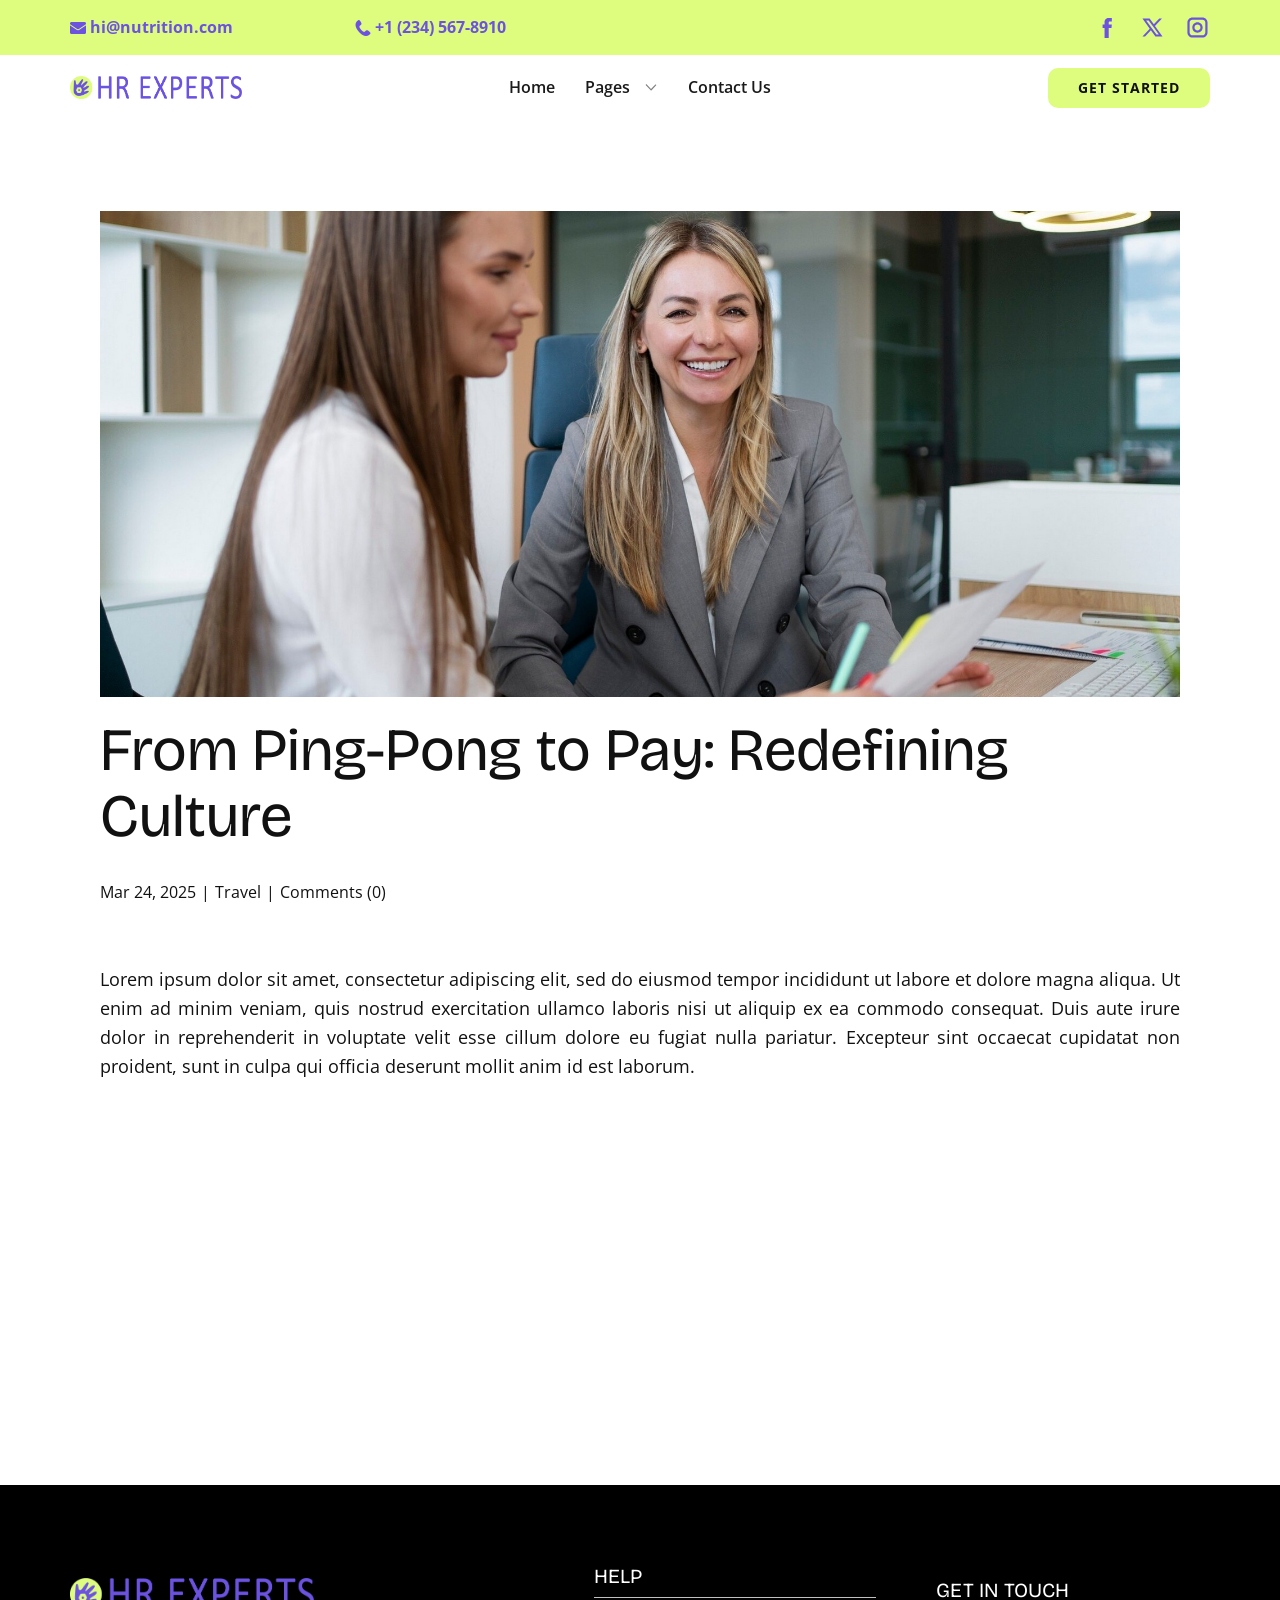
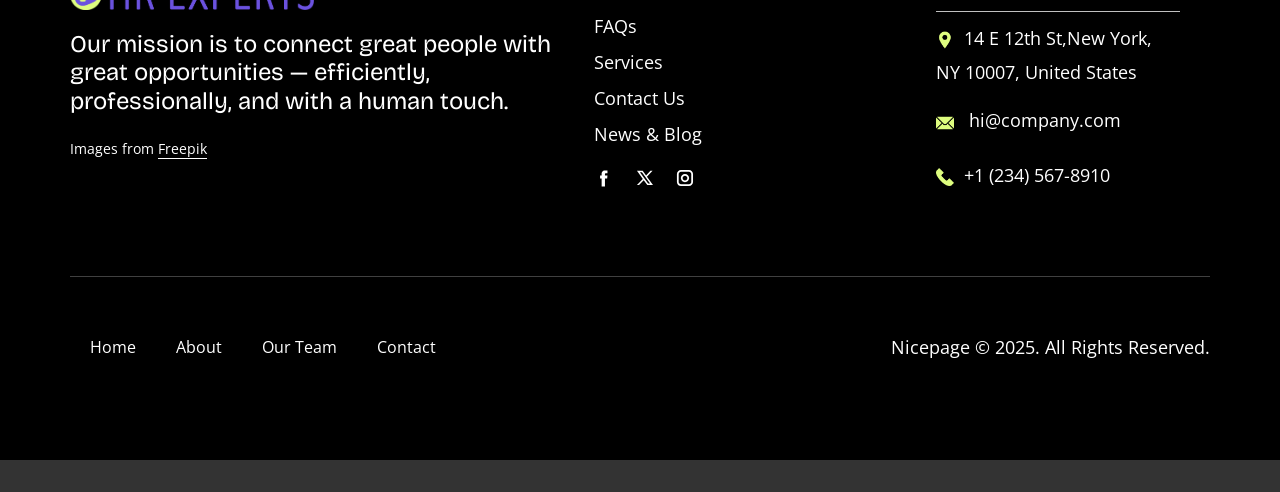
<file: blog/from-ping-pong-to-pay-redefining-culture.html>
<!DOCTYPE html>
<html style="font-size: 16px;" lang="en"><head>
    <meta name="viewport" content="width=device-width, initial-scale=1.0">
    <meta charset="utf-8">
    <meta name="keywords" content="Post 1 Headline">
    <meta name="description" content="">
    <title>From Ping-Pong to Pay: Redefining Culture</title>
    <link rel="stylesheet" href="../nicepage.css" media="screen">
<link rel="stylesheet" href="../Post-Template.css" media="screen">
    <script class="u-script" type="text/javascript" src="../jquery.js" defer=""></script>
    <script class="u-script" type="text/javascript" src="../nicepage.js" defer=""></script>
    <meta name="generator" content="Nicepage 8.4.0, nicepage.com">
    
    
    
    <link id="u-page-google-font" rel="stylesheet" href="https://fonts.googleapis.com/css2?display=swap&amp;family=Open+Sans:ital,wght@0,300;0,400;0,500;0,600;0,700;0,800;1,300;1,400;1,500;1,600;1,700;1,800&amp;family=Bricolage+Grotesque:wght@200;300;400;500;600;700;800">
    <script type="application/ld+json">{
		"@context": "http://schema.org",
		"@type": "Organization",
		"name": "",
		"logo": "images/hr-logo.png",
		"sameAs": [
				"https://facebook.com/name",
				"https://twitter.com/name",
				"https://instagram.com/name",
				"https://facebook.com/name",
				"https://twitter.com/name",
				"https://instagram.com/name"
		]
}</script>
    <meta name="theme-color" content="#defd7f">
    <meta name="twitter:site" content="@">
    <meta name="twitter:card" content="summary_large_image">
    <meta name="twitter:title" content="From Ping-Pong to Pay: Redefining Culture">
    <meta name="twitter:description" content="">
  <meta data-intl-tel-input-cdn-path="intlTelInput/"></head>
  <body data-path-to-root="./" data-include-products="false" class="u-body u-xl-mode" data-lang="en"><header class="u-border-no-bottom u-border-no-left u-border-no-right u-border-no-top u-clearfix u-header u-section-row-container" id="header" style="background-image: none"><div class="u-section-rows">
        <div class="u-clearfix u-palette-1-base u-section-row u-section-row-1">
          <div class="u-clearfix u-sheet u-valign-middle-sm u-valign-middle-xs u-sheet-1">
            <div class="data-layout-selected u-clearfix u-expanded-width u-gutter-0 u-layout-custom-sm u-layout-custom-xs u-layout-wrap u-layout-wrap-1">
              <div class="u-gutter-0 u-layout">
                <div class="u-layout-row">
                  <div class="u-container-align-left u-container-style u-layout-cell u-shape-rectangle u-size-15-lg u-size-15-md u-size-15-xl u-size-30-sm u-size-30-xs u-layout-cell-1">
                    <div class="u-container-layout u-valign-middle u-container-layout-1">
                      <a href="mailto:hi@car.repair.com" class="u-active-none u-align-left u-border-active-palette-1-base u-border-hover-white u-btn u-button-link u-button-style u-hover-none u-none u-text-active-palette-2-dark-3 u-text-hover-palette-2-dark-3 u-text-palette-2-base u-btn-1" data-animation-name="" data-animation-duration="0" data-animation-delay="0" data-animation-direction=""><span class="u-file-icon u-icon u-text-palette-2-base u-icon-1"><img src="../images/2099199-a014f34f.png" alt=""></span>&nbsp;hi@nutrition.com
                      </a>
                    </div>
                  </div>
                  <div class="u-container-align-left u-container-style u-layout-cell u-shape-rectangle u-size-17-lg u-size-17-md u-size-17-xl u-size-30-sm u-size-30-xs u-layout-cell-2">
                    <div class="u-container-layout u-valign-middle u-container-layout-2">
                      <a href="tel:+12345678910" class="u-active-none u-align-left u-border-active-palette-1-base u-border-hover-white u-btn u-button-link u-button-style u-hover-none u-none u-text-active-palette-2-dark-3 u-text-hover-palette-2-dark-3 u-text-palette-2-base u-btn-2" data-animation-name="" data-animation-duration="0" data-animation-delay="0" data-animation-direction=""><span class="u-file-icon u-icon u-text-palette-2-base"><img src="../images/1257-2ae193ba.png" alt=""></span>&nbsp;​+1 (234) 567-8910
                      </a>
                    </div>
                  </div>
                  <div class="u-container-style u-hidden-sm u-hidden-xs u-layout-cell u-shape-rectangle u-size-16-md u-size-18-lg u-size-18-xl u-size-30-sm u-size-30-xs u-layout-cell-3">
                    <div class="u-container-layout u-container-layout-3"></div>
                  </div>
                  <div class="u-container-align-left-sm u-container-align-left-xs u-container-align-right-lg u-container-align-right-md u-container-align-right-xl u-container-style u-layout-cell u-size-10-lg u-size-10-xl u-size-12-md u-size-30-sm u-size-30-xs u-layout-cell-4">
                    <div class="u-container-layout u-valign-middle u-container-layout-4">
                      <div class="u-social-icons u-social-icons-1">
                        <a class="u-social-url" title="facebook" target="_blank" href="https://facebook.com/name"><span class="u-icon u-social-facebook u-social-icon u-text-palette-2-base u-icon-3"><svg class="u-svg-link" preserveAspectRatio="xMidYMin slice" viewBox="0 0 112 112" style=""><use xlink:href="#svg-e935"></use></svg><svg class="u-svg-content" viewBox="0 0 112 112" x="0" y="0" id="svg-e935"><path fill="currentColor" d="M75.5,28.8H65.4c-1.5,0-4,0.9-4,4.3v9.4h13.9l-1.5,15.8H61.4v45.1H42.8V58.3h-8.8V42.4h8.8V32.2
c0-7.4,3.4-18.8,18.8-18.8h13.8v15.4H75.5z"></path></svg></span>
                        </a>
                        <a class="u-social-url" title="twitter" target="_blank" href="https://twitter.com/name"><span class="u-icon u-social-icon u-social-twitter u-text-palette-2-base u-icon-4"><svg class="u-svg-link" preserveAspectRatio="xMidYMin slice" viewBox="0 0 112.2 112.2" style=""><use xlink:href="#svg-b4b3"></use></svg><svg class="u-svg-content" viewBox="0 0 112.2 112.2" x="0px" y="0px" id="svg-b4b3"><path d="M67.1,49.1L98.6,16h-12L62,42L43.2,16H11l32.8,45.2L11,96h11.6l26.3-27.7L69.1,96H101L67.1,49.1z M55,61.9l-5.1-7L27.5,24.4
	h11.4l17.3,23.8l5.1,7.1l23.4,32.2H73.8L55,61.9z"></path></svg></span>
                        </a>
                        <a class="u-social-url" title="instagram" target="_blank" href="https://instagram.com/name"><span class="u-icon u-social-icon u-social-instagram u-text-palette-2-base u-icon-5"><svg class="u-svg-link" preserveAspectRatio="xMidYMin slice" viewBox="0 0 112 112" style=""><use xlink:href="#svg-f50c"></use></svg><svg class="u-svg-content" viewBox="0 0 112 112" x="0" y="0" id="svg-f50c"><path fill="currentColor" d="M55.9,32.9c-12.8,0-23.2,10.4-23.2,23.2s10.4,23.2,23.2,23.2s23.2-10.4,23.2-23.2S68.7,32.9,55.9,32.9z
	 M55.9,69.4c-7.4,0-13.3-6-13.3-13.3c-0.1-7.4,6-13.3,13.3-13.3s13.3,6,13.3,13.3C69.3,63.5,63.3,69.4,55.9,69.4z"></path><path fill="currentColor" d="M78.2,11H33.5C21,11,10.8,21.3,10.8,33.7v44.7c0,12.6,10.2,22.8,22.7,22.8h44.7c12.6,0,22.7-10.2,22.7-22.7
	V33.7C100.8,21.1,90.6,11,78.2,11z M91,78.4c0,7.1-5.8,12.8-12.8,12.8H33.5c-7.1,0-12.8-5.8-12.8-12.8V33.7
	c0-7.1,5.8-12.8,12.8-12.8h44.7c7.1,0,12.8,5.8,12.8,12.8V78.4z"></path></svg></span>
                        </a>
                      </div>
                    </div>
                  </div>
                </div>
              </div>
            </div>
          </div>
          
          
          
          
          
        </div>
        <div class="u-clearfix u-section-row" data-animation-name="" data-animation-duration="0" data-animation-delay="0" data-animation-direction="">
          <div class="u-clearfix u-sheet u-valign-middle-lg u-valign-middle-md u-valign-middle-sm u-valign-middle-xs u-sheet-2">
            <a href="#" class="u-enable-responsive u-image u-logo u-image-1" data-image-width="1138" data-image-height="149">
              <img src="../images/hr-logo.png" class="u-logo-image u-logo-image-1">
            </a>
            <nav class="u-dropdown-icon u-menu u-menu-dropdown u-offcanvas u-menu-1" data-responsive-from="MD" role="navigation">
              <div class="menu-collapse" style="font-size: 1rem; letter-spacing: 0px; font-weight: 600;">
                <a class="u-button-style u-custom-active-border-color u-custom-border u-custom-border-color u-custom-borders u-custom-hover-border-color u-custom-left-right-menu-spacing u-custom-padding-bottom u-custom-text-active-color u-custom-text-color u-custom-text-hover-color u-custom-top-bottom-menu-spacing u-hamburger-link u-nav-link u-text-active-palette-1-dark-3 u-text-hover-palette-1-dark-3 u-text-palette-2-base" href="#" tabindex="-1" aria-label="Open menu" aria-controls="f711">
                  <svg class="u-svg-link" viewBox="0 0 24 24"><use xlink:href="#menu-hamburger"></use></svg>
                  <svg class="u-svg-content" version="1.1" id="menu-hamburger" viewBox="0 0 16 16" x="0px" y="0px" xmlns:xlink="http://www.w3.org/1999/xlink" xmlns="http://www.w3.org/2000/svg"><g><rect y="1" width="16" height="2"></rect><rect y="7" width="16" height="2"></rect><rect y="13" width="16" height="2"></rect>
</g></svg>
                </a>
              </div>
              <div class="u-custom-menu u-nav-container">
                <ul class="u-nav u-spacing-30 u-unstyled u-nav-1" role="menubar"><li role="none" class="u-nav-item"><a role="menuitem" class="u-border-2 u-border-active-palette-2-base u-border-hover-palette-2-base u-border-no-left u-border-no-right u-border-no-top u-button-style u-nav-link u-text-active-palette-2-base u-text-grey-90 u-text-hover-grey-90 u-nav-link-2" href="../">Home</a>
</li><li role="none" class="u-nav-item"><a tabindex="-1" role="menuitem" class="u-border-2 u-border-active-palette-2-base u-border-hover-palette-2-base u-border-no-left u-border-no-right u-border-no-top u-button-style u-nav-link u-text-active-palette-2-base u-text-grey-90 u-text-hover-grey-90 u-nav-link-2" aria-haspopup="true" aria-current="page">Pages</a><div class="u-nav-popup"><ul role="menu" class="u-h-spacing-22 u-nav u-unstyled u-v-spacing-12" aria-label="Pages menu"><li role="none" class="u-nav-item"><a role="menuitem" class="u-active-palette-1-light-3 u-button-style u-hover-palette-1-light-3 u-nav-link u-text-active-palette-2-base u-text-black u-text-hover-palette-2-base u-white" href="../About.html">About Us</a>
</li><li role="none" class="u-nav-item"><a role="menuitem" class="u-active-palette-1-light-3 u-button-style u-hover-palette-1-light-3 u-nav-link u-text-active-palette-2-base u-text-black u-text-hover-palette-2-base u-white" href="../Services.html">Our Services</a>
</li><li role="none" class="u-nav-item"><a role="menuitem" class="u-active-palette-1-light-3 u-button-style u-hover-palette-1-light-3 u-nav-link u-text-active-palette-2-base u-text-black u-text-hover-palette-2-base u-white" href="../FAQ-Page.html">FAQ</a>
</li><li role="none" class="u-nav-item"><a role="menuitem" class="u-active-palette-1-light-3 u-button-style u-hover-palette-1-light-3 u-nav-link u-text-active-palette-2-base u-text-black u-text-hover-palette-2-base u-white" href="../Blog.html">Blog Page</a>
</li><li role="none" class="u-nav-item"><a role="menuitem" class="u-active-palette-1-light-3 u-button-style u-hover-palette-1-light-3 u-nav-link u-text-active-palette-2-base u-text-black u-text-hover-palette-2-base u-white" href="../Team.html">Our Team</a>
</li></ul>
</div>
</li><li role="none" class="u-nav-item"><a role="menuitem" class="u-border-2 u-border-active-palette-2-base u-border-hover-palette-2-base u-border-no-left u-border-no-right u-border-no-top u-button-style u-nav-link u-text-active-palette-2-base u-text-grey-90 u-text-hover-grey-90 u-nav-link-2" href="../Contact.html">Contact Us</a>
</li></ul>
              </div>
              <div class="u-custom-menu u-nav-container-collapse" id="f711" role="region" aria-label="Menu panel">
                <div class="u-black u-container-style u-inner-container-layout u-opacity u-opacity-95 u-sidenav">
                  <div class="u-inner-container-layout u-sidenav-overflow">
                    <div class="u-menu-close" tabindex="-1" aria-label="Close menu"></div>
                    <ul class="u-align-center u-nav u-popupmenu-items u-unstyled u-nav-3" role="menubar"><li role="none" class="u-nav-item"><a role="menuitem" class="u-button-style u-nav-link" href="../">Home</a>
</li><li role="none" class="u-nav-item"><a tabindex="-1" role="menuitem" class="u-button-style u-nav-link" aria-haspopup="true" aria-current="page">Pages</a><div class="u-nav-popup"><ul role="menu" class="u-h-spacing-22 u-nav u-unstyled u-v-spacing-12" aria-label="Pages menu"><li role="none" class="u-nav-item"><a role="menuitem" class="u-button-style u-nav-link" href="../About.html">About Us</a>
</li><li role="none" class="u-nav-item"><a role="menuitem" class="u-button-style u-nav-link" href="../Services.html">Our Services</a>
</li><li role="none" class="u-nav-item"><a role="menuitem" class="u-button-style u-nav-link" href="../FAQ-Page.html">FAQ</a>
</li><li role="none" class="u-nav-item"><a role="menuitem" class="u-button-style u-nav-link" href="../Blog.html">Blog Page</a>
</li><li role="none" class="u-nav-item"><a role="menuitem" class="u-button-style u-nav-link" href="../Team.html">Our Team</a>
</li></ul>
</div>
</li><li role="none" class="u-nav-item"><a role="menuitem" class="u-button-style u-nav-link" href="../Contact.html">Contact Us</a>
</li></ul>
                  </div>
                </div>
                <div class="u-black u-menu-overlay u-opacity u-opacity-70"></div>
              </div>
              <style class="menu-style">@media (max-width: 939px) {
                    [data-responsive-from="MD"] .u-nav-container {
                        display: none;
                    }
                    [data-responsive-from="MD"] .menu-collapse {
                        display: block;
                    }
                }</style>
            </nav>
            <a href="" class="u-align-left-xs u-btn u-btn-round u-button-style u-hover-palette-1-light-1 u-palette-1-base u-radius u-btn-3" data-animation-name="" data-animation-duration="0" data-animation-delay="0" data-animation-direction="">Get Started </a>
          </div>
          
          
          
          
          
        </div>
      </div></header>
    <section class="u-align-center u-clearfix u-section-1" id="block-2">
      <div class="u-clearfix u-sheet u-valign-middle-md u-valign-middle-sm u-valign-middle-xs u-sheet-1"><!--post_details--><!--post_details_options_json--><!--{"source":""}--><!--/post_details_options_json--><!--blog_post-->
        <div class="u-container-style u-expanded-width u-post-details u-post-details-1">
          <div class="u-container-layout u-valign-middle u-container-layout-1"><!--blog_post_image-->
            <img alt="" class="u-blog-control u-expanded-width u-image u-image-default u-image-1" src="../images/side-view-smiley-women-working-t.jpg"><!--/blog_post_image--><!--blog_post_header-->
            <h2 class="u-blog-control u-text u-text-1">From Ping-Pong to Pay: Redefining Culture</h2><!--/blog_post_header--><!--blog_post_metadata-->
            <div class="u-blog-control u-metadata u-metadata-1"><!--blog_post_metadata_date--><span class="u-meta-date u-meta-icon">Mar 24, 2025</span><!--/blog_post_metadata_date--><!--blog_post_metadata_category--><span class="u-meta-category u-meta-icon"><a href="/blog/blog.html#/blog-1///2">Travel</a></span><!--/blog_post_metadata_category--><!--blog_post_metadata_comments--><span class="u-meta-comments u-meta-icon"><!--blog_post_metadata_comments_content-->Comments (0)<!--/blog_post_metadata_comments_content--></span><!--/blog_post_metadata_comments-->
            </div><!--/blog_post_metadata--><!--blog_post_content-->
            <div class="u-align-justify u-blog-control u-post-content u-text u-text-2 fr-view">
  <p>
    <meta name="viewport" content="width=device-width, initial-scale=1.0">
    <meta charset="utf-8">
    <meta name="keywords" content=""><meta name="description" content="">
    <title></title>
    <link rel="stylesheet" href="/nicepage.css" media="screen" class="u-static-style"><link rel="stylesheet" href="/nicepage.css" media="screen">
    <script class="u-script" type="text/javascript" src="//capp.nicepage.com/assets/jquery-1.9.1.min.js" defer=""></script>
    <script class="u-script" type="text/javascript" src="//capp.nicepage.com/b5dd6bfc4fba04fb3005a1a716dd88658ae7d769/nicepage.js" defer=""></script>
<link rel="stylesheet" data-font="Bricolage+Grotesque:200,300,400,500,600,700,800" href="https://fonts.googleapis.com/css?family=Bricolage+Grotesque:200,300,400,500,600,700,800">
</p><section class="u-clearfix u-valign-top u-block-379f-1" custom-posts-hash="T" data-section-properties="{&quot;margin&quot;:&quot;none&quot;,&quot;stretch&quot;:true}" data-id="379f" data-posts-content="[{'images':[],'maps':[],'videos':[],'icons':[],'textWidth':'','textHeight':'','id':1,'headingProp':'h3','textProp':'text'}]" id="sec-a13d" style="min-height: 500px">
  <div class="fr-view u-clearfix u-rich-text u-text u-block-379f-4" style=""><p>Lorem ipsum dolor sit amet, consectetur adipiscing elit, sed do eiusmod tempor incididunt ut labore et dolore magna aliqua. Ut enim ad minim veniam, quis nostrud exercitation ullamco laboris nisi ut aliquip ex ea commodo consequat. Duis aute irure dolor in reprehenderit in voluptate velit esse cillum dolore eu fugiat nulla pariatur. Excepteur sint occaecat cupidatat non proident, sunt in culpa qui officia deserunt mollit anim id est laborum.</p></div>
  <style data-mode="XL">@media (min-width: 1200px) {
  .u-block-379f-1 {
    min-height: 500px;
  }
}</style>
  <style data-mode="LG">@media (max-width: 1199px) and (min-width: 992px) {
  .u-block-379f-1 {
    min-height: 500px;
  }
}</style>
  <style data-mode="MD">@media (max-width: 991px) and (min-width: 768px) {
  .u-block-379f-1 {
    min-height: 500px;
  }
}</style>
  <style data-mode="SM">@media (max-width: 767px) and (min-width: 576px) {
  .u-block-379f-1 {
    min-height: 500px;
  }
  .u-block-379f-4 {
    margin-top: 60px;
    margin-bottom: 60px;
  }
}</style>
  <style data-mode="XS">@media (max-width: 575px) {
  .u-block-379f-1 {
    min-height: 500px;
  }
  .u-block-379f-4 {
    margin-top: 60px;
    margin-bottom: 60px;
  }
}</style>
</section>
<p></p>
  </div><!--/blog_post_content-->
          </div>
        </div><!--/blog_post--><!--/post_details-->
      </div>
    </section>
    
    
    
    <footer class="u-align-center-sm u-align-center-xs u-black u-clearfix u-container-align-center u-footer" id="footer"><div class="u-clearfix u-sheet u-valign-middle u-sheet-1">
        <div class="data-layout-selected u-clearfix u-expanded-width u-layout-wrap u-layout-wrap-1">
          <div class="u-gutter-0 u-layout">
            <div class="u-layout-row">
              <div class="u-container-align-left u-container-style u-layout-cell u-shape-rectangle u-size-26-lg u-size-26-xl u-size-26-xxl u-size-40-md u-size-40-sm u-size-40-xs u-layout-cell-1">
                <div class="u-container-layout u-valign-top u-container-layout-1">
                  <a href="" class="u-image u-logo u-image-1" data-image-width="1138" data-image-height="149">
                    <img src="../images/hr-logo.png" class="u-logo-image u-logo-image-1">
                  </a>
                  <h4 class="u-align-left u-text u-text-default u-text-1"> Our mission is to connect great people with great opportunities — efficiently, professionally, and with a human touch.</h4>
                  <p class="u-align-left u-text u-text-2">Images from <a href="https://www.freepik.com/" class="u-active-none u-border-1 u-border-active-palette-1-base u-border-hover-palette-1-base u-border-no-left u-border-no-right u-border-no-top u-border-white u-btn u-button-link u-button-style u-hover-none u-none u-text-body-alt-color u-btn-1" target="_blank" data-animation-name="" data-animation-duration="0" data-animation-delay="0" data-animation-direction="">Freepik</a>
                  </p>
                </div>
              </div>
              <div class="u-container-style u-layout-cell u-shape-rectangle u-size-18-lg u-size-18-xl u-size-18-xxl u-size-20-md u-size-20-sm u-size-20-xs u-layout-cell-2">
                <div class="u-container-layout u-valign-top u-container-layout-2">
                  <h5 class="u-align-left u-text u-text-3"> Help</h5>
                  <div class="u-align-left u-border-1 u-border-grey-25 u-border-no-bottom u-border-no-left u-expanded-width u-line u-line-horizontal u-line-1"></div>
                  <p class="u-align-left u-text u-text-4">
                    <a href="#" class="u-active-none u-border-1 u-border-active-white u-border-hover-white u-border-no-left u-border-no-right u-border-no-top u-btn u-button-link u-button-style u-hover-none u-none u-text-active-grey-10 u-text-body-alt-color u-text-hover-grey-10 u-btn-2" title="#" data-animation-name="" data-animation-duration="0" data-animation-delay="0" data-animation-direction=""> FAQs</a>
                    <a href="#" class="u-active-none u-border-1 u-border-active-white u-border-hover-white u-border-no-left u-border-no-right u-border-no-top u-btn u-button-link u-button-style u-hover-none u-none u-text-active-grey-10 u-text-body-alt-color u-text-hover-grey-10 u-btn-3" title="#" data-animation-name="" data-animation-duration="0" data-animation-delay="0" data-animation-direction="">
                      <br>Services
                    </a>
                    <br>
                    <a href="#" class="u-active-none u-border-1 u-border-active-white u-border-hover-white u-border-no-left u-border-no-right u-border-no-top u-btn u-button-link u-button-style u-hover-none u-none u-text-active-grey-10 u-text-body-alt-color u-text-hover-grey-10 u-btn-4" title="#" data-animation-name="" data-animation-duration="0" data-animation-delay="0" data-animation-direction=""> Contact Us<br>
                    </a>
                    <a href="#" class="u-active-none u-border-1 u-border-active-white u-border-hover-white u-border-no-left u-border-no-right u-border-no-top u-btn u-button-link u-button-style u-hover-none u-none u-text-active-grey-10 u-text-body-alt-color u-text-hover-grey-10 u-btn-5" data-animation-name="" data-animation-duration="0" data-animation-delay="0" data-animation-direction=""> News &amp; Blog</a>
                    <br>
                  </p>
                  <div class="u-social-icons u-social-icons-1">
                    <a class="u-social-url" title="facebook" target="_blank" href="https://facebook.com/name"><span class="u-icon u-social-facebook u-social-icon u-text-white u-icon-1"><svg class="u-svg-link" preserveAspectRatio="xMidYMin slice" viewBox="0 0 112 112" style=""><use xlink:href="#svg-58df"></use></svg><svg class="u-svg-content" viewBox="0 0 112 112" x="0" y="0" id="svg-58df"><path fill="currentColor" d="M75.5,28.8H65.4c-1.5,0-4,0.9-4,4.3v9.4h13.9l-1.5,15.8H61.4v45.1H42.8V58.3h-8.8V42.4h8.8V32.2
c0-7.4,3.4-18.8,18.8-18.8h13.8v15.4H75.5z"></path></svg></span>
                    </a>
                    <a class="u-social-url" title="twitter" target="_blank" href="https://twitter.com/name"><span class="u-icon u-social-icon u-social-twitter u-text-white u-icon-2"><svg class="u-svg-link" preserveAspectRatio="xMidYMin slice" viewBox="0 0 112.2 112.2" style=""><use xlink:href="#svg-e10a"></use></svg><svg class="u-svg-content" viewBox="0 0 112.2 112.2" x="0px" y="0px" id="svg-e10a"><path d="M67.1,49.1L98.6,16h-12L62,42L43.2,16H11l32.8,45.2L11,96h11.6l26.3-27.7L69.1,96H101L67.1,49.1z M55,61.9l-5.1-7L27.5,24.4
	h11.4l17.3,23.8l5.1,7.1l23.4,32.2H73.8L55,61.9z"></path></svg></span>
                    </a>
                    <a class="u-social-url" title="instagram" target="_blank" href="https://instagram.com/name"><span class="u-icon u-social-icon u-social-instagram u-text-white u-icon-3"><svg class="u-svg-link" preserveAspectRatio="xMidYMin slice" viewBox="0 0 112 112" style=""><use xlink:href="#svg-3bdf"></use></svg><svg class="u-svg-content" viewBox="0 0 112 112" x="0" y="0" id="svg-3bdf"><path fill="currentColor" d="M55.9,32.9c-12.8,0-23.2,10.4-23.2,23.2s10.4,23.2,23.2,23.2s23.2-10.4,23.2-23.2S68.7,32.9,55.9,32.9z
	 M55.9,69.4c-7.4,0-13.3-6-13.3-13.3c-0.1-7.4,6-13.3,13.3-13.3s13.3,6,13.3,13.3C69.3,63.5,63.3,69.4,55.9,69.4z"></path><path fill="currentColor" d="M78.2,11H33.5C21,11,10.8,21.3,10.8,33.7v44.7c0,12.6,10.2,22.8,22.7,22.8h44.7c12.6,0,22.7-10.2,22.7-22.7
	V33.7C100.8,21.1,90.6,11,78.2,11z M91,78.4c0,7.1-5.8,12.8-12.8,12.8H33.5c-7.1,0-12.8-5.8-12.8-12.8V33.7
	c0-7.1,5.8-12.8,12.8-12.8h44.7c7.1,0,12.8,5.8,12.8,12.8V78.4z"></path></svg></span>
                    </a>
                  </div>
                </div>
              </div>
              <div class="u-container-style u-layout-cell u-shape-rectangle u-size-16-lg u-size-16-xl u-size-16-xxl u-size-60-md u-size-60-sm u-size-60-xs u-layout-cell-3">
                <div class="u-container-layout u-valign-top u-container-layout-3">
                  <h5 class="u-align-left u-text u-text-5"> Get In Touch</h5>
                  <div class="u-align-left u-border-1 u-border-grey-25 u-border-no-bottom u-border-no-left u-expanded-width u-line u-line-horizontal u-line-2" data-animation-name="" data-animation-duration="0" data-animation-delay="0" data-animation-direction=""></div>
                  <p class="u-align-left u-text u-text-6"><span class="u-file-icon u-icon u-text-palette-1-base u-icon-4"><img src="../images/1-93d55d40.png" alt=""></span>&nbsp;​​​​14 E 12th St,New York, NY 10007, United States
                  </p>
                  <p class="u-align-left u-text u-text-default u-text-7"><span class="u-file-icon u-icon u-text-palette-1-base u-icon-5"><img src="../images/2-6e531309.png" alt=""></span>&nbsp; <a href="mailto:hi@car.repair.com" class="u-active-none u-border-1 u-border-active-white u-border-hover-white u-border-no-left u-border-no-right u-border-no-top u-btn u-button-link u-button-style u-hover-none u-none u-text-active-grey-10 u-text-body-alt-color u-text-hover-grey-10 u-btn-6" data-animation-name="" data-animation-duration="0" data-animation-delay="0" data-animation-direction="">hi@company.com</a>
                  </p>
                  <p class="u-align-left u-text u-text-8">
                    <a href="tel:+12345678910" class="u-active-none u-border-1 u-border-active-white u-border-hover-white u-border-no-left u-border-no-right u-border-no-top u-btn u-button-link u-button-style u-hover-none u-none u-text-active-grey-10 u-text-body-alt-color u-text-hover-grey-10 u-btn-7" data-animation-name="" data-animation-duration="0" data-animation-delay="0" data-animation-direction=""><span class="u-file-icon u-icon u-text-palette-1-base u-icon-6"><img src="../images/3-b3d4a3e3.png" alt=""></span>&nbsp;​+1 (234) 567-8910
                    </a>
                  </p>
                </div>
              </div>
            </div>
          </div>
        </div>
        <div class="u-align-center u-border-1 u-border-grey-75 u-expanded-width u-line u-line-horizontal u-line-3"></div>
        <div class="data-layout-selected u-clearfix u-expanded-width u-layout-custom-xs u-layout-wrap u-layout-wrap-2">
          <div class="u-layout">
            <div class="u-layout-row">
              <div class="u-container-style u-layout-cell u-size-14-xs u-size-30-lg u-size-30-xl u-size-30-xxl u-size-60-md u-size-60-sm u-layout-cell-4">
                <div class="u-container-layout u-valign-middle u-container-layout-4">
                  <nav class="u-menu u-menu-dropdown u-offcanvas u-menu-1" data-responsive-from="XS" role="navigation">
                    <div class="menu-collapse">
                      <a class="u-button-style u-hamburger-link u-nav-link" aria-label="Open menu" aria-controls="e226" href="#">
                        <svg class="u-svg-link" viewBox="0 0 24 24"><use xlink:href="#svg-23e0"></use></svg>
                        <svg class="u-svg-content" version="1.1" id="svg-23e0" viewBox="0 0 16 16" x="0px" y="0px" xmlns:xlink="http://www.w3.org/1999/xlink" xmlns="http://www.w3.org/2000/svg"><g><rect y="1" width="16" height="2"></rect><rect y="7" width="16" height="2"></rect><rect y="13" width="16" height="2"></rect>
</g></svg>
                      </a>
                    </div>
                    <div class="u-custom-menu u-nav-container">
                      <ul class="u-nav u-unstyled" role="menubar"><li class="u-nav-item" role="none"><a class="u-button-style u-nav-link" href="#" tabindex="-1" role="menuitem" aria-haspopup="true" aria-expanded="false">Home</a>
</li><li class="u-nav-item" role="none"><a class="u-button-style u-nav-link" href="#" tabindex="-1" role="menuitem">About</a>
</li><li class="u-nav-item" role="none"><a class="u-button-style u-nav-link" href="#" tabindex="-1" role="menuitem">Our Team</a>
</li><li class="u-nav-item" role="none"><a class="u-button-style u-nav-link" href="#" tabindex="-1" role="menuitem">Contact</a>
</li></ul>
                    </div>
                    <div id="e226" role="region" aria-label="Menu panel" class="u-custom-menu u-nav-container-collapse">
                      <div class="u-black u-container-style u-inner-container-layout u-opacity u-opacity-95 u-sidenav">
                        <div class="u-inner-container-layout u-sidenav-overflow">
                          <div class="u-menu-close" aria-label="Close menu"></div>
                          <ul class="u-align-center u-nav u-popupmenu-items u-unstyled u-nav-2"><li class="u-nav-item"><a class="u-button-style u-nav-link" href="#">Home</a>
</li><li class="u-nav-item"><a class="u-button-style u-nav-link" href="#">About</a>
</li><li class="u-nav-item"><a class="u-button-style u-nav-link" href="#">Our Team</a>
</li><li class="u-nav-item"><a class="u-button-style u-nav-link" href="#">Contact</a>
</li></ul>
                        </div>
                      </div>
                      <div class="u-black u-menu-overlay u-opacity u-opacity-70"></div>
                    </div>
                    <style class="menu-style">@media (max-width: 539px) {
                    [data-responsive-from="XS"] .u-nav-container {
                        display: none;
                    }
                    [data-responsive-from="XS"] .menu-collapse {
                        display: block;
                    }
                }</style>
                  </nav>
                </div>
              </div>
              <div class="u-container-align-left-md u-container-align-left-sm u-container-align-left-xs u-container-align-right-lg u-container-align-right-xl u-container-align-right-xxl u-container-style u-layout-cell u-size-30-lg u-size-30-xl u-size-30-xxl u-size-46-xs u-size-60-md u-size-60-sm u-layout-cell-5">
                <div class="u-container-layout u-valign-middle u-container-layout-5">
                  <p class="u-align-left-md u-align-left-sm u-align-left-xs u-align-right-lg u-align-right-xl u-align-right-xxl u-text u-text-default u-text-9">Nicepage © 2025. All Rights Reserved.</p>
                </div>
              </div>
            </div>
          </div>
        </div>
      </div></footer>
    <section class="u-backlink u-clearfix u-grey-80"></section>
  
</body></html>
</file>
